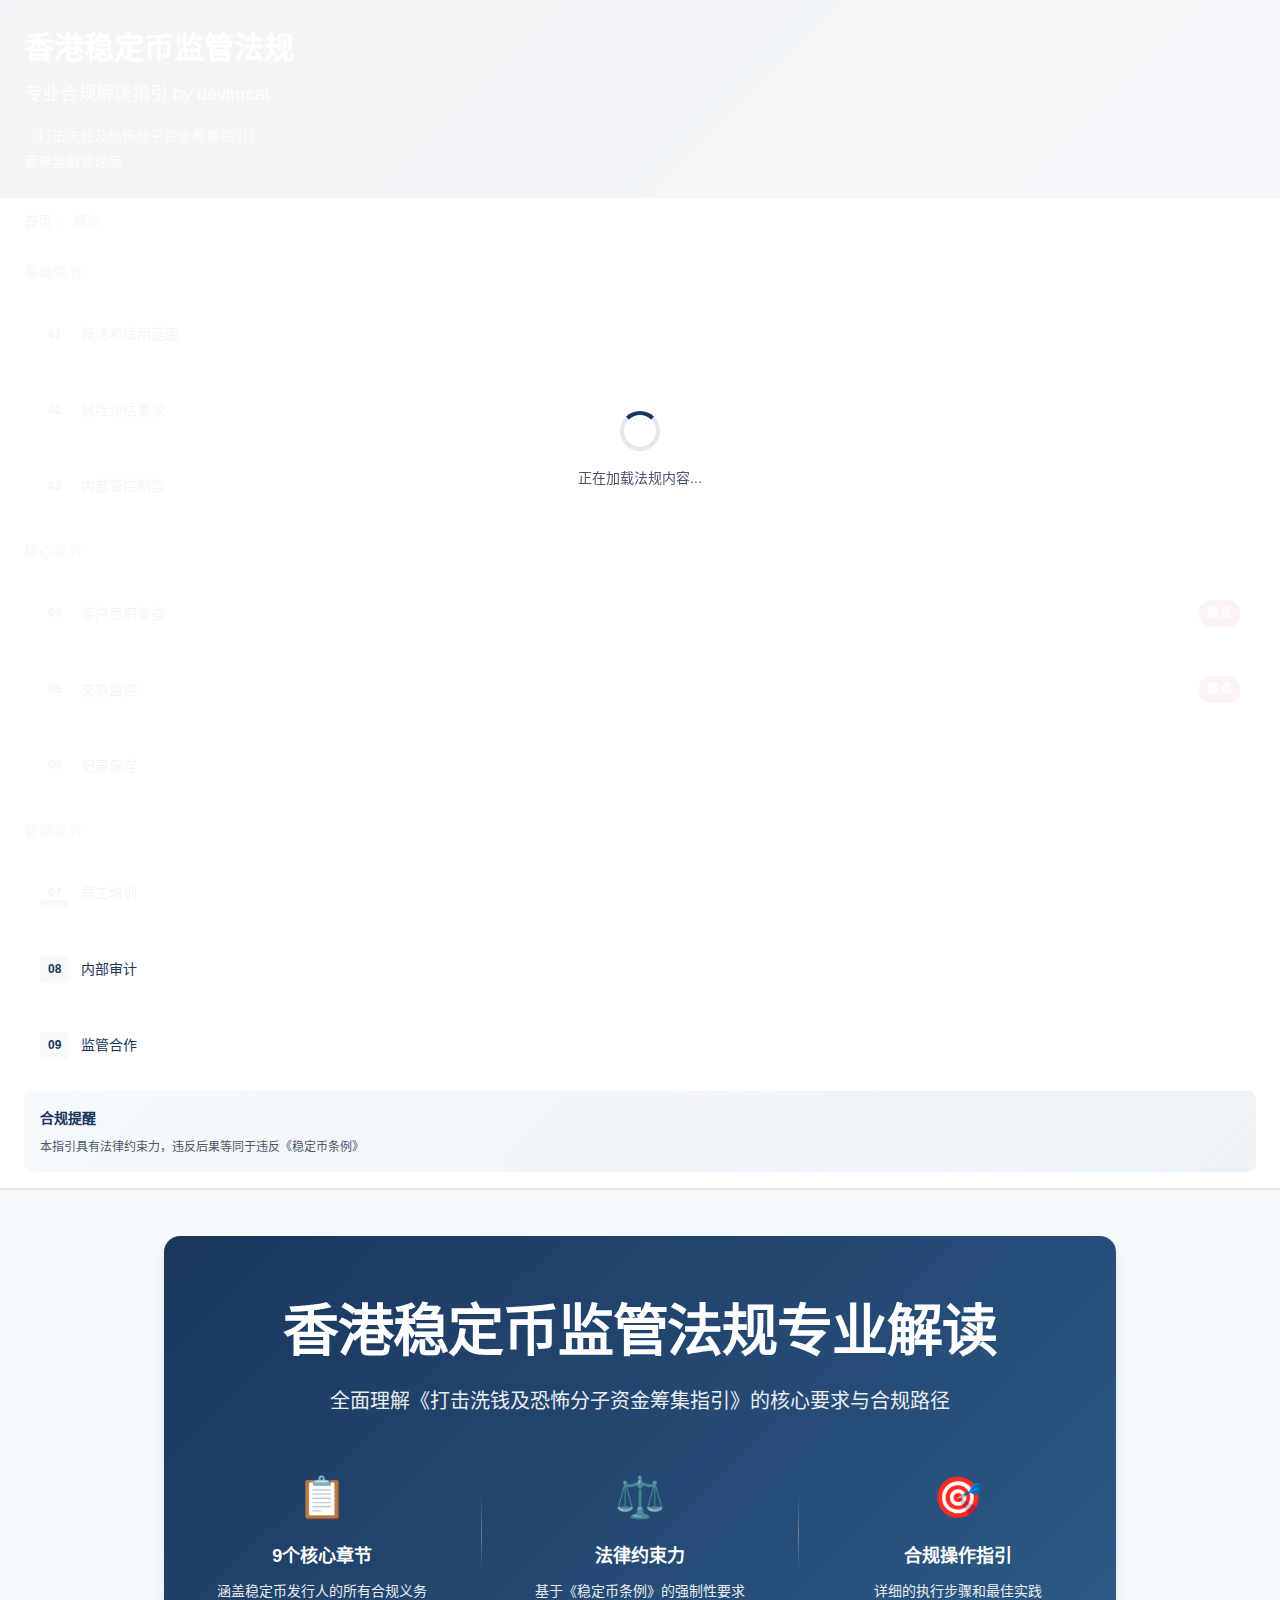
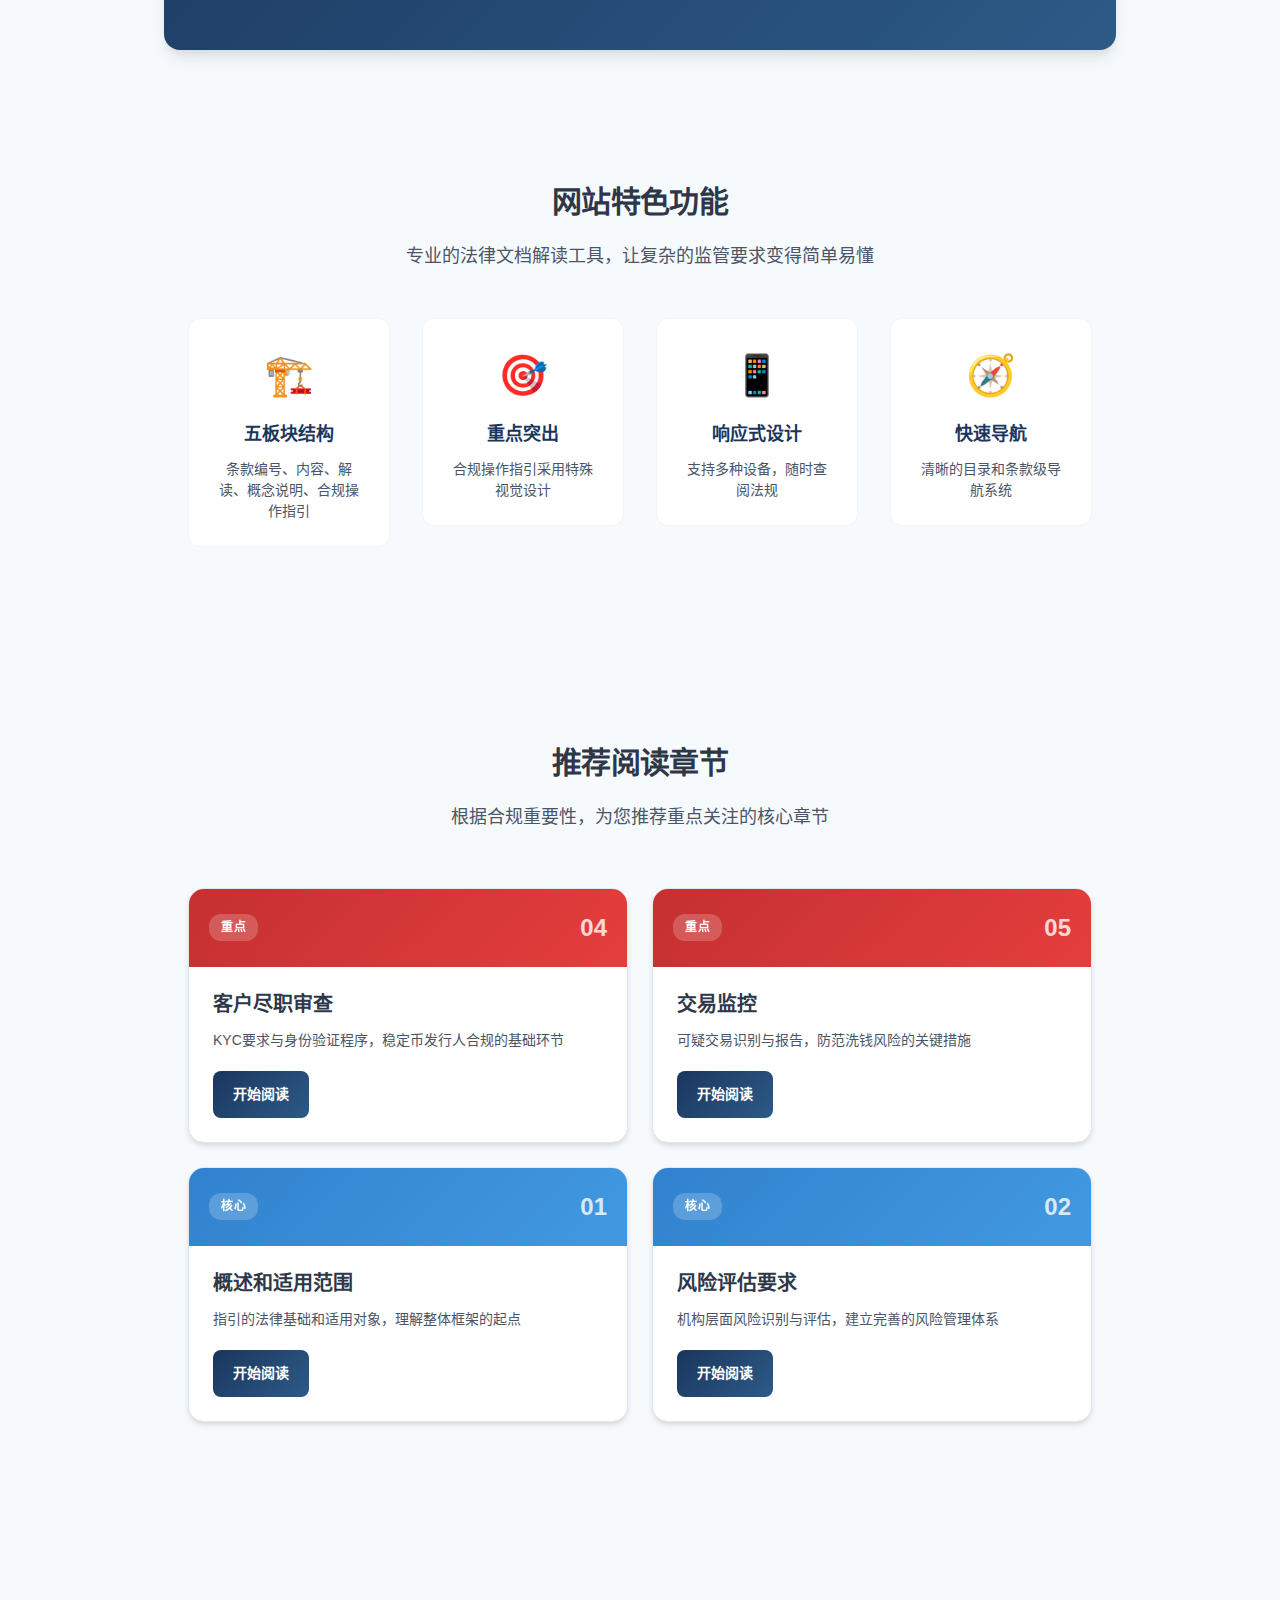
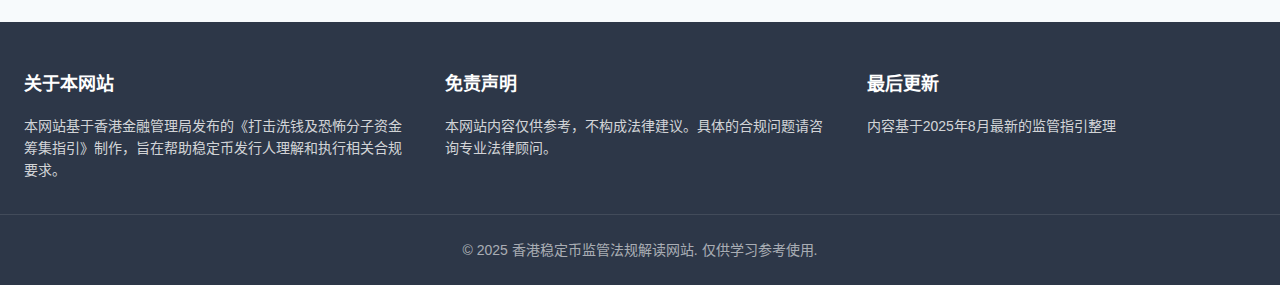
<file: index.html>
<!DOCTYPE html>
<html lang="zh-CN">
<head>
    <meta charset="UTF-8">
    <meta name="viewport" content="width=device-width, initial-scale=1.0">
    <title>devinrcai
    </title>
    <meta name="description" content="专业的香港稳定币监管法规解读网站，提供完整的合规操作指引和法律条款详解">
    <link rel="stylesheet" href="style.css">
</head>
<body>
    <!-- 加载状态指示器 -->
    <div id="loading" class="loading-overlay">
        <div class="loading-spinner">
            <div class="spinner"></div>
            <p>正在加载法规内容...</p>
        </div>
    </div>

    <!-- 主框架 -->
    <div id="main-container" class="main-container">
        <!-- 页面头部 -->
        <header class="header">
            <div class="header-content">
                <h1 class="site-title">
                    <span class="title-main">香港稳定币监管法规</span>
                    <span class="title-sub">专业合规解读指引 by devinrcai</span>
                </h1>
                <div class="header-meta">
                    <span class="regulation-title">《打击洗钱及恐怖分子资金筹集指引》</span>
                    <span class="authority">香港金融管理局</span>
                </div>
            </div>
        </header>

        <!-- 面包屑导航 -->
        <nav class="breadcrumb" id="breadcrumb">
            <div class="breadcrumb-content">
                <a href="#" onclick="showHome()" class="breadcrumb-link">首页</a>
                <span class="breadcrumb-separator">›</span>
                <span class="breadcrumb-current" id="breadcrumb-current">概览</span>
            </div>
        </nav>

        <!-- 顶部导航栏 -->
        <nav class="top-navigation">
            <div class="nav-container">
                <button class="nav-toggle" id="navToggle" onclick="toggleNavigation()">
                    <span></span>
                    <span></span>
                    <span></span>
                </button>
                <div class="nav-menu" id="navMenu">
                    <div class="nav-sections">
                        <div class="nav-section">
                            <h3 class="nav-section-title">基础章节</h3>
                            <div class="nav-links">
                                <a href="#" onclick="loadChapter(1)" class="nav-link" data-chapter="1">
                                    <span class="nav-number">01</span>
                                    <span class="nav-title">概述和适用范围</span>
                                </a>
                                <a href="#" onclick="loadChapter(2)" class="nav-link" data-chapter="2">
                                    <span class="nav-number">02</span>
                                    <span class="nav-title">风险评估要求</span>
                                </a>
                                <a href="#" onclick="loadChapter(3)" class="nav-link" data-chapter="3">
                                    <span class="nav-number">03</span>
                                    <span class="nav-title">内部管控制度</span>
                                </a>
                            </div>
                        </div>
                        <div class="nav-section">
                            <h3 class="nav-section-title">核心章节</h3>
                            <div class="nav-links">
                                <a href="#" onclick="loadChapter(4)" class="nav-link priority-high" data-chapter="4">
                                    <span class="nav-number">04</span>
                                    <span class="nav-title">客户尽职审查</span>
                                    <span class="nav-badge">重点</span>
                                </a>
                                <a href="#" onclick="loadChapter(5)" class="nav-link priority-high" data-chapter="5">
                                    <span class="nav-number">05</span>
                                    <span class="nav-title">交易监控</span>
                                    <span class="nav-badge">重点</span>
                                </a>
                                <a href="#" onclick="loadChapter(6)" class="nav-link" data-chapter="6">
                                    <span class="nav-number">06</span>
                                    <span class="nav-title">记录保存</span>
                                </a>
                            </div>
                        </div>
                        <div class="nav-section">
                            <h3 class="nav-section-title">管理章节</h3>
                            <div class="nav-links">
                                <a href="#" onclick="loadChapter(7)" class="nav-link" data-chapter="7">
                                    <span class="nav-number">07</span>
                                    <span class="nav-title">员工培训</span>
                                </a>
                                <a href="#" onclick="loadChapter(8)" class="nav-link" data-chapter="8">
                                    <span class="nav-number">08</span>
                                    <span class="nav-title">内部审计</span>
                                </a>
                                <a href="#" onclick="loadChapter(9)" class="nav-link" data-chapter="9">
                                    <span class="nav-number">09</span>
                                    <span class="nav-title">监管合作</span>
                                </a>
                            </div>
                        </div>
                    </div>
                    <!-- 导航底部重要提示 -->
                    <div class="nav-notice">
                        <div class="notice-content">
                            <h4>合规提醒</h4>
                            <p>本指引具有法律约束力，违反后果等同于违反《稳定币条例》</p>
                        </div>
                    </div>
                </div>
            </div>
        </nav>

        <!-- 主内容区域 -->
        <main class="main-content">
            <!-- 内容显示区域 -->
            <section class="content-area">
                <!-- 首页内容 -->
                <div id="home-content" class="home-content">
                    <!-- Hero区域重新设计 -->
                    <div class="hero-section">
                        <div class="hero-content">
                            <h1 class="hero-title">香港稳定币监管法规专业解读</h1>
                            <p class="hero-subtitle">全面理解《打击洗钱及恐怖分子资金筹集指引》的核心要求与合规路径</p>
                        </div>
                        
                        <!-- 核心价值主张 - 横向排列 -->
                        <div class="value-proposition">
                            <div class="value-item">
                                <div class="value-icon">📋</div>
                                <h3>9个核心章节</h3>
                                <p>涵盖稳定币发行人的所有合规义务</p>
                            </div>
                            <div class="value-divider"></div>
                            <div class="value-item">
                                <div class="value-icon">⚖️</div>
                                <h3>法律约束力</h3>
                                <p>基于《稳定币条例》的强制性要求</p>
                            </div>
                            <div class="value-divider"></div>
                            <div class="value-item">
                                <div class="value-icon">🎯</div>
                                <h3>合规操作指引</h3>
                                <p>详细的执行步骤和最佳实践</p>
                            </div>
                        </div>
                    </div>

                    <!-- 特色功能 - 新设计为一行展示 -->
                    <div class="features-section">
                        <div class="section-header">
                            <h2>网站特色功能</h2>
                            <p class="section-description">专业的法律文档解读工具，让复杂的监管要求变得简单易懂</p>
                        </div>
                        
                        <div class="features-showcase">
                            <div class="feature-highlight">
                                <div class="feature-icon">🏗️</div>
                                <h3>五板块结构</h3>
                                <p>条款编号、内容、解读、概念说明、合规操作指引</p>
                            </div>
                            <div class="feature-highlight">
                                <div class="feature-icon">🎯</div>
                                <h3>重点突出</h3>
                                <p>合规操作指引采用特殊视觉设计</p>
                            </div>
                            <div class="feature-highlight">
                                <div class="feature-icon">📱</div>
                                <h3>响应式设计</h3>
                                <p>支持多种设备，随时查阅法规</p>
                            </div>
                            <div class="feature-highlight">
                                <div class="feature-icon">🧭</div>
                                <h3>快速导航</h3>
                                <p>清晰的目录和条款级导航系统</p>
                            </div>
                        </div>
                    </div>

                    <!-- 推荐章节 - 横向滚动设计 -->
                    <div class="recommended-sections">
                        <div class="section-header">
                            <h2>推荐阅读章节</h2>
                            <p class="section-description">根据合规重要性，为您推荐重点关注的核心章节</p>
                        </div>
                        
                        <div class="recommendations-scroll">
                            <div class="recommendation-card priority-high">
                                <div class="card-header">
                                    <span class="priority-badge high">重点</span>
                                    <span class="chapter-number">04</span>
                                </div>
                                <div class="card-content">
                                    <h3>客户尽职审查</h3>
                                    <p>KYC要求与身份验证程序，稳定币发行人合规的基础环节</p>
                                    <a href="#" onclick="loadChapter(4)" class="card-action">开始阅读</a>
                                </div>
                            </div>
                            
                            <div class="recommendation-card priority-high">
                                <div class="card-header">
                                    <span class="priority-badge high">重点</span>
                                    <span class="chapter-number">05</span>
                                </div>
                                <div class="card-content">
                                    <h3>交易监控</h3>
                                    <p>可疑交易识别与报告，防范洗钱风险的关键措施</p>
                                    <a href="#" onclick="loadChapter(5)" class="card-action">开始阅读</a>
                                </div>
                            </div>
                            
                            <div class="recommendation-card priority-medium">
                                <div class="card-header">
                                    <span class="priority-badge medium">核心</span>
                                    <span class="chapter-number">01</span>
                                </div>
                                <div class="card-content">
                                    <h3>概述和适用范围</h3>
                                    <p>指引的法律基础和适用对象，理解整体框架的起点</p>
                                    <a href="#" onclick="loadChapter(1)" class="card-action">开始阅读</a>
                                </div>
                            </div>
                            
                            <div class="recommendation-card priority-medium">
                                <div class="card-header">
                                    <span class="priority-badge medium">核心</span>
                                    <span class="chapter-number">02</span>
                                </div>
                                <div class="card-content">
                                    <h3>风险评估要求</h3>
                                    <p>机构层面风险识别与评估，建立完善的风险管理体系</p>
                                    <a href="#" onclick="loadChapter(2)" class="card-action">开始阅读</a>
                                </div>
                            </div>
                        </div>
                    </div>

                </div>

                <!-- 章节内容区域 -->
                <div id="chapter-content" class="chapter-content" style="display: none;">
                    <!-- 章节内容将在这里动态渲染 -->
                </div>
            </section>
        </main>

        <!-- 回到顶部按钮 -->
        <button id="backToTop" class="back-to-top" onclick="scrollToTop()" title="回到顶部">
            <span>↑</span>
        </button>
    </div>

    <!-- 页脚 -->
    <footer class="footer">
        <div class="footer-content">
            <div class="footer-section">
                <h3>关于本网站</h3>
                <p>本网站基于香港金融管理局发布的《打击洗钱及恐怖分子资金筹集指引》制作，旨在帮助稳定币发行人理解和执行相关合规要求。</p>
            </div>
            <div class="footer-section">
                <h3>免责声明</h3>
                <p>本网站内容仅供参考，不构成法律建议。具体的合规问题请咨询专业法律顾问。</p>
            </div>
            <div class="footer-section">
                <h3>最后更新</h3>
                <p>内容基于2025年8月最新的监管指引整理</p>
            </div>
        </div>
        <div class="footer-bottom">
            <p>&copy; 2025 香港稳定币监管法规解读网站. 仅供学习参考使用.</p>
        </div>
    </footer>

    <!-- JavaScript -->
    <script src="app.js"></script>
</body>
</html>
</file>
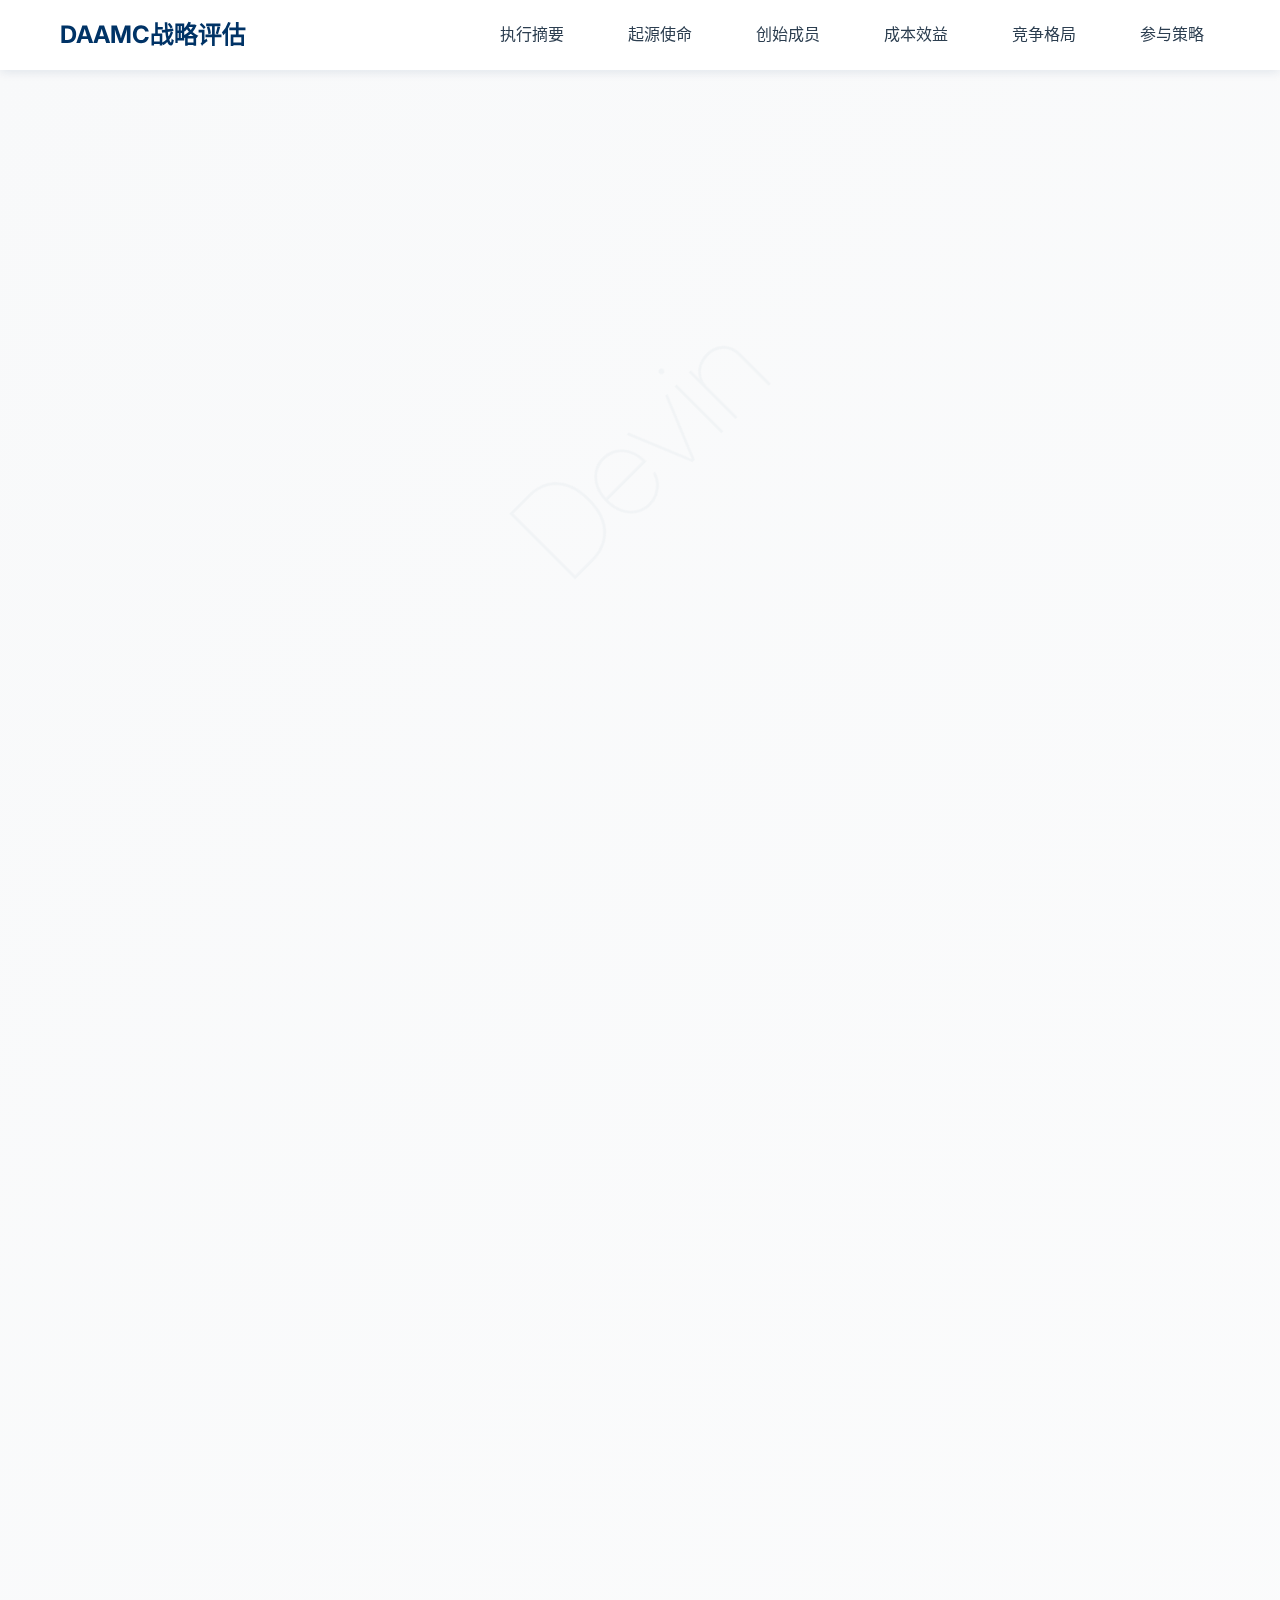
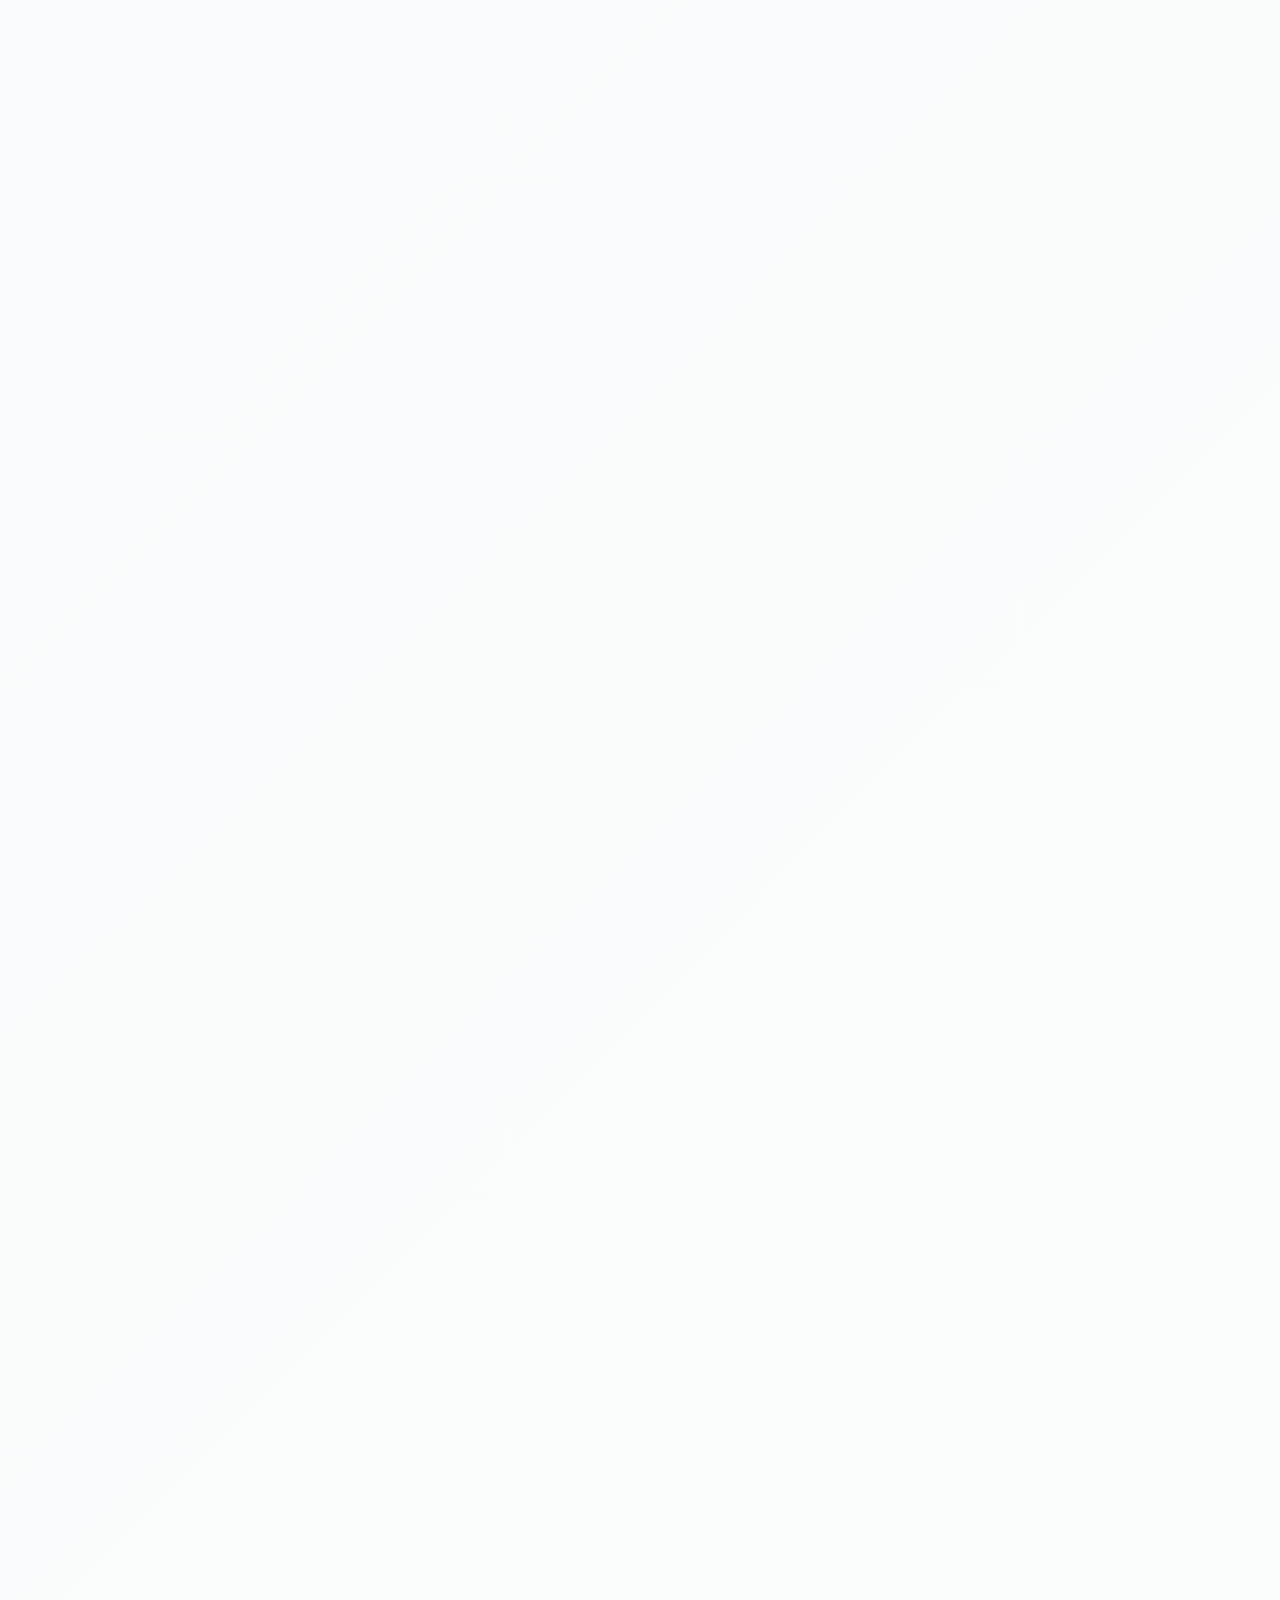
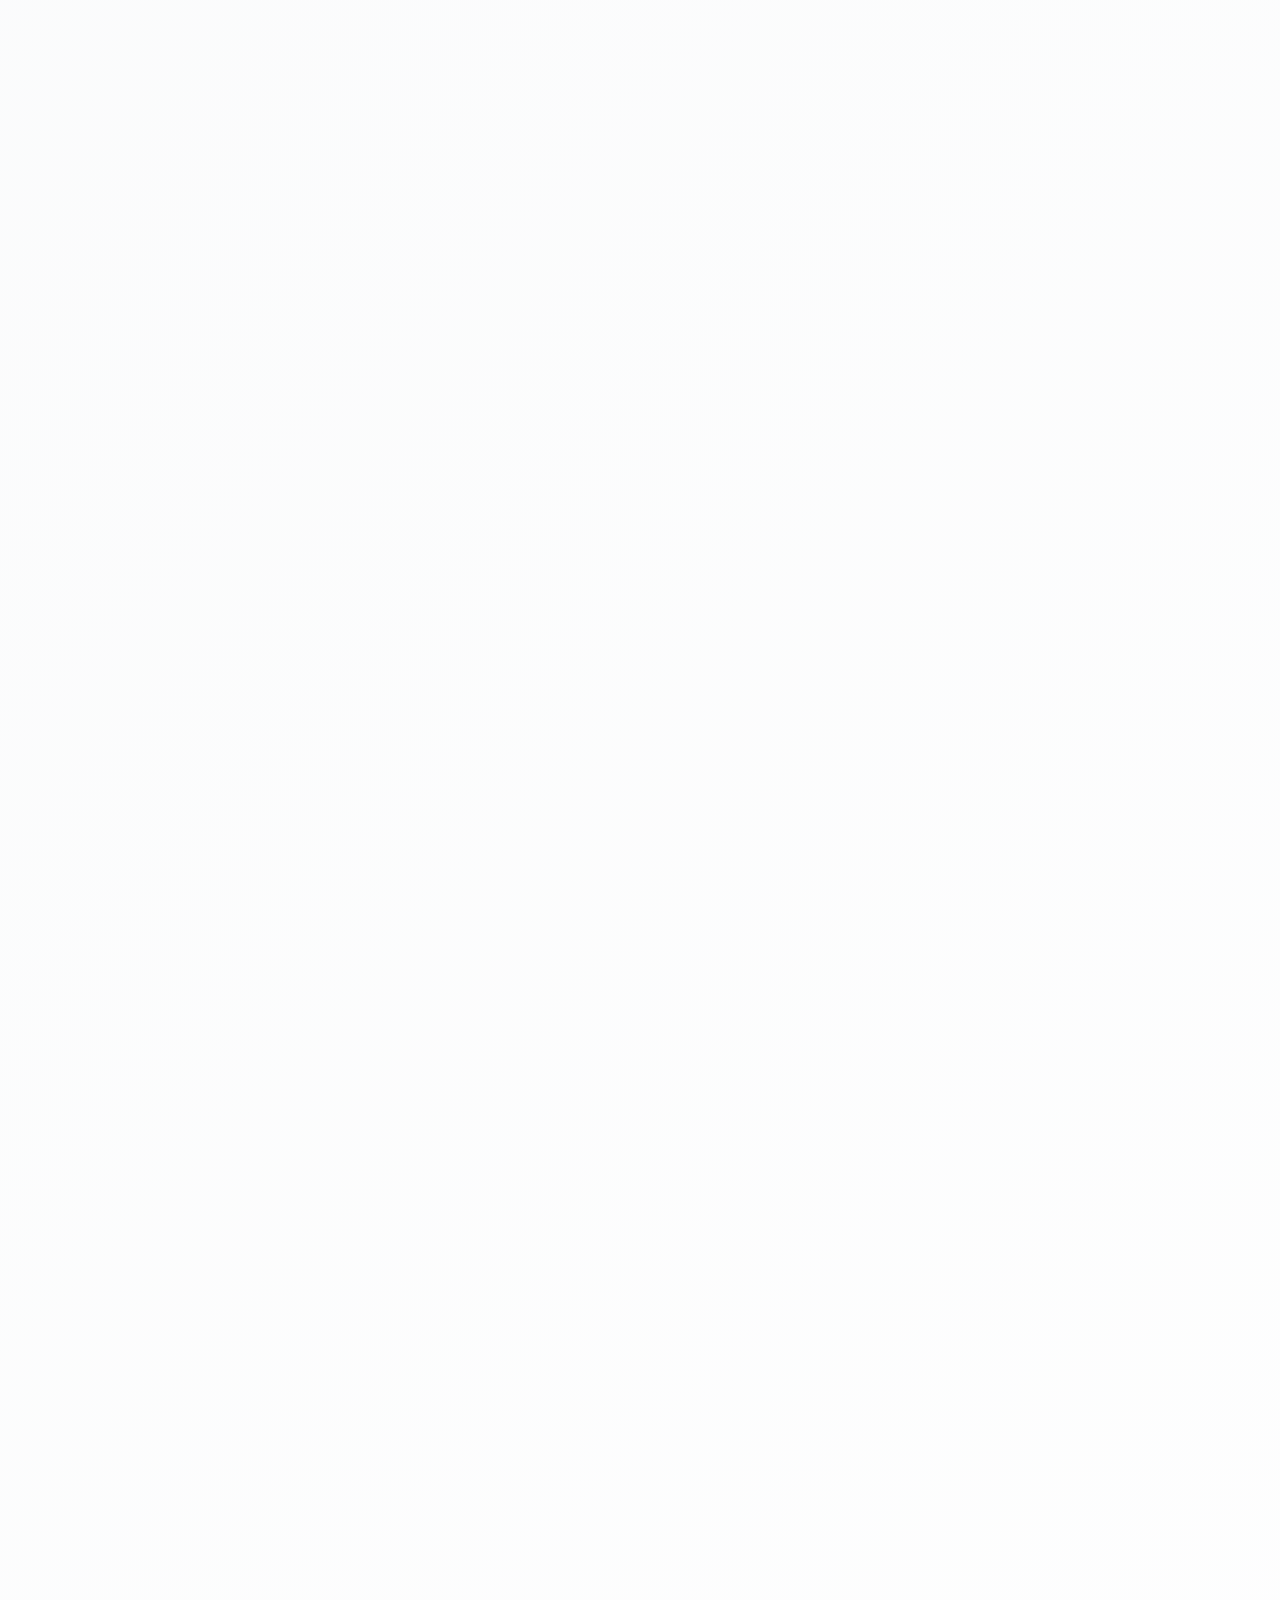
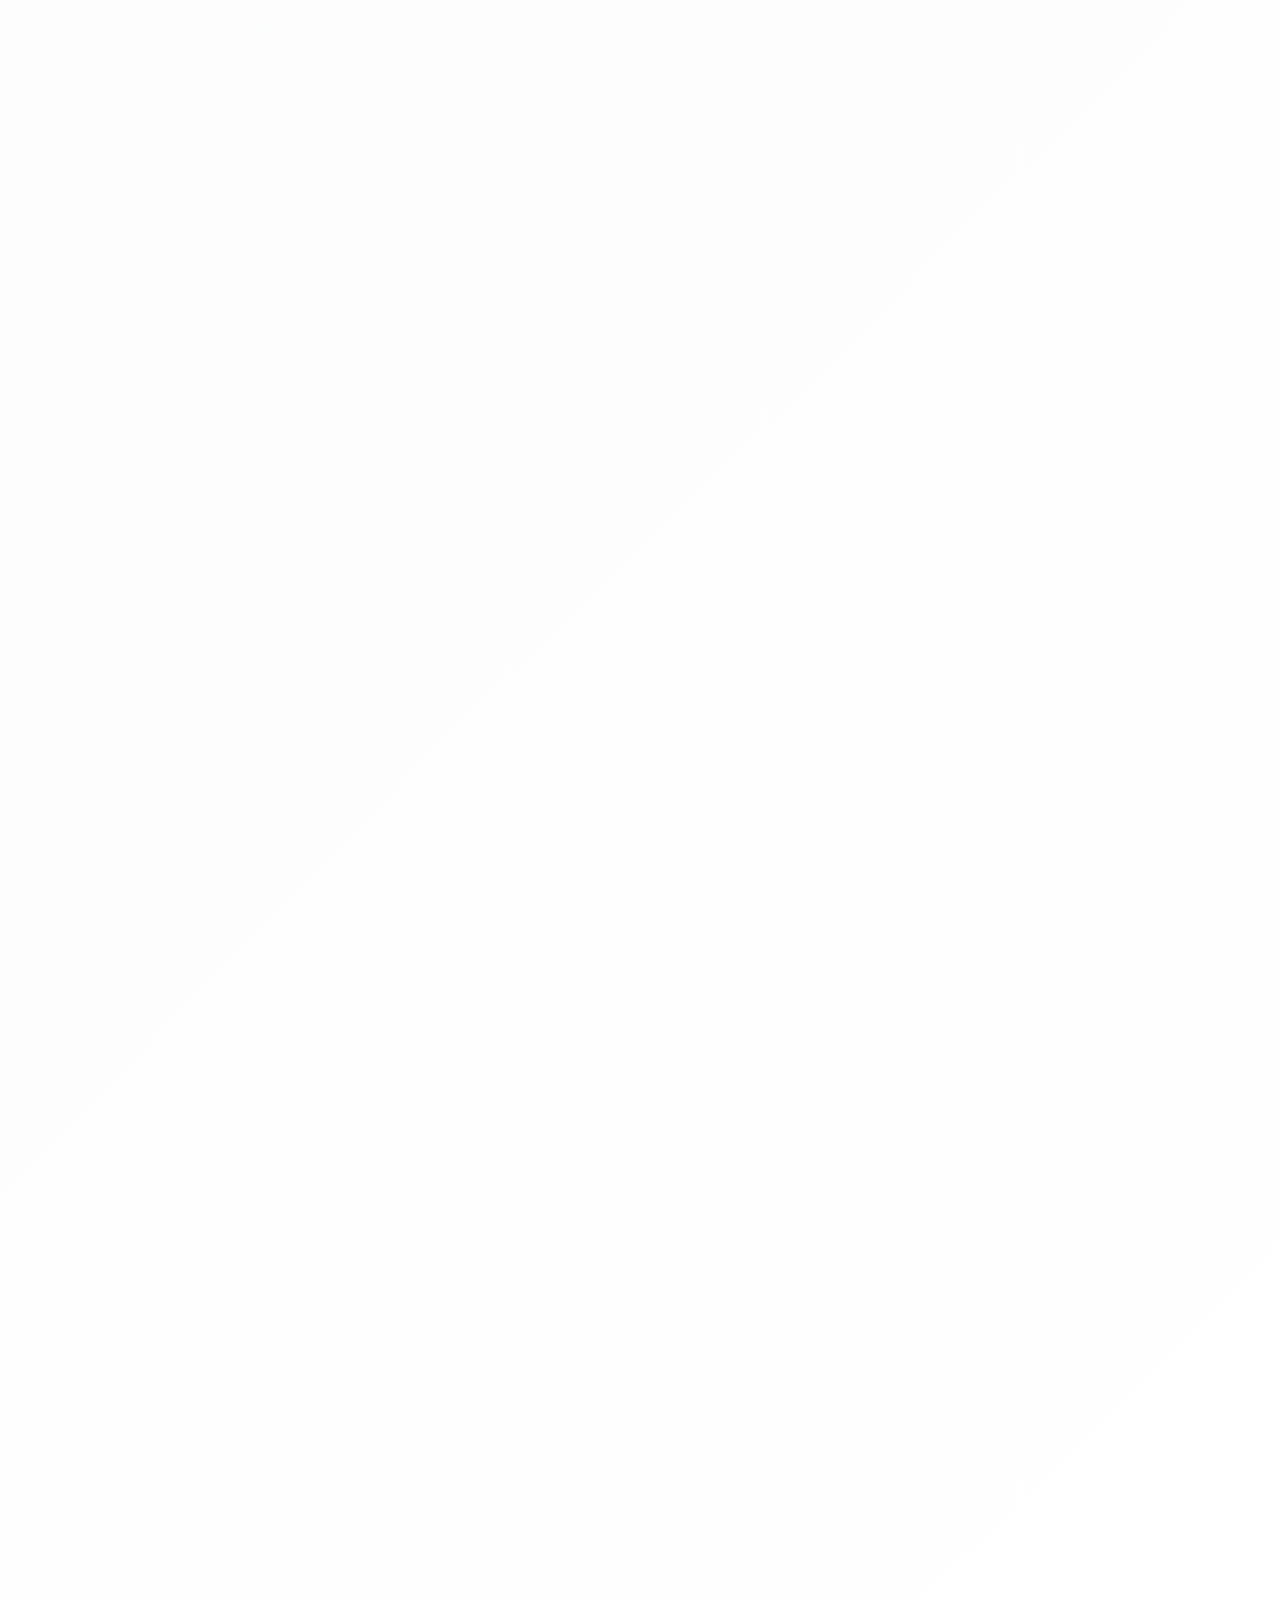
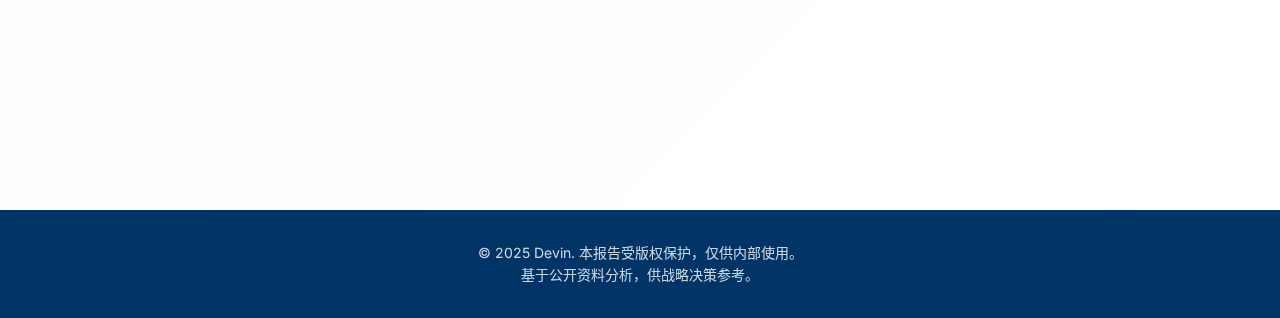
<file: daamc_report.html>
<!DOCTYPE html>
<html lang="zh-CN">
<head>
    <meta charset="UTF-8">
    <meta name="viewport" content="width=device-width, initial-scale=1.0">
    <title>DAAMC战略评估报告 - 数字资产反洗钱专业委员会深度分析</title>
    <link href="https://fonts.googleapis.com/css2?family=Inter:wght@300;400;500;600;700&display=swap" rel="stylesheet">
    <link href="https://cdnjs.cloudflare.com/ajax/libs/font-awesome/6.0.0/css/all.min.css" rel="stylesheet">
    <style>
        :root {
            --primary-color: #003366;
            --secondary-color: #007bff;
            --accent-color: #28a745;
            --warning-color: #ffc107;
            --danger-color: #dc3545;
            --text-dark: #2c3e50;
            --text-light: #6c757d;
            --bg-light: #f8f9fa;
            --bg-white: #ffffff;
            --border-color: #dee2e6;
            --shadow: 0 2px 10px rgba(0, 51, 102, 0.1);
            --shadow-hover: 0 4px 20px rgba(0, 51, 102, 0.15);
            --transition: all 0.3s cubic-bezier(0.4, 0, 0.2, 1);
        }

        * {
            margin: 0;
            padding: 0;
            box-sizing: border-box;
        }

        body {
            font-family: 'Inter', -apple-system, BlinkMacSystemFont, 'Segoe UI', 'PingFang SC', 'Hiragino Sans GB', sans-serif;
            line-height: 1.6;
            color: var(--text-dark);
            background: linear-gradient(135deg, #f8f9fa 0%, #ffffff 100%);
            position: relative;
            overflow-x: hidden;
        }

        /* 水印背景 */
        body::before {
            content: "Devin";
            position: fixed;
            top: 50%;
            left: 50%;
            transform: translate(-50%, -50%) rotate(-45deg);
            font-size: 8rem;
            font-weight: 100;
            color: rgba(0, 51, 102, 0.03);
            z-index: -1;
            pointer-events: none;
            user-select: none;
        }

        /* 禁用右键和选择 */
        body {
            -webkit-user-select: none;
            -moz-user-select: none;
            -ms-user-select: none;
            user-select: none;
        }

        .container {
            max-width: 1200px;
            margin: 0 auto;
            padding: 0 20px;
        }

        /* 头部导航 */
        .header {
            background: var(--bg-white);
            box-shadow: var(--shadow);
            position: fixed;
            top: 0;
            width: 100%;
            z-index: 1000;
            backdrop-filter: blur(10px);
        }

        .nav {
            display: flex;
            justify-content: space-between;
            align-items: center;
            padding: 1rem 0;
        }

        .logo {
            font-size: 1.5rem;
            font-weight: 700;
            color: var(--primary-color);
        }

        .nav-menu {
            display: flex;
            list-style: none;
            gap: 2rem;
        }

        .nav-link {
            text-decoration: none;
            color: var(--text-dark);
            font-weight: 500;
            transition: var(--transition);
            padding: 0.5rem 1rem;
            border-radius: 8px;
        }

        .nav-link:hover {
            color: var(--secondary-color);
            background: rgba(0, 123, 255, 0.1);
        }

        /* 主要内容区 */
        .main-content {
            margin-top: 80px;
            padding: 2rem 0;
        }

        /* 标题区域 */
        .title-section {
            text-align: center;
            padding: 4rem 0;
            background: linear-gradient(135deg, var(--primary-color), var(--secondary-color));
            color: white;
            margin-bottom: 3rem;
            border-radius: 20px;
            position: relative;
            overflow: hidden;
        }

        .title-section::before {
            content: '';
            position: absolute;
            top: -50%;
            left: -50%;
            width: 200%;
            height: 200%;
            background: radial-gradient(circle, rgba(255,255,255,0.1) 0%, transparent 50%);
            animation: pulse 4s ease-in-out infinite;
        }

        @keyframes pulse {
            0%, 100% { transform: scale(1) rotate(0deg); }
            50% { transform: scale(1.1) rotate(180deg); }
        }

        .main-title {
            font-size: 2.5rem;
            font-weight: 700;
            margin-bottom: 1rem;
            position: relative;
            z-index: 1;
        }

        .subtitle {
            font-size: 1.2rem;
            opacity: 0.9;
            position: relative;
            z-index: 1;
        }

        /* 内容卡片 */
        .content-card {
            background: var(--bg-white);
            border-radius: 16px;
            box-shadow: var(--shadow);
            margin-bottom: 2rem;
            overflow: hidden;
            transition: var(--transition);
        }

        .content-card:hover {
            box-shadow: var(--shadow-hover);
            transform: translateY(-2px);
        }

        .card-header {
            background: linear-gradient(135deg, var(--primary-color), var(--secondary-color));
            color: white;
            padding: 1.5rem;
            position: relative;
        }

        .card-header h2 {
            font-size: 1.5rem;
            font-weight: 600;
            display: flex;
            align-items: center;
            gap: 0.5rem;
        }

        .card-body {
            padding: 2rem;
        }

        /* 执行摘要特殊样式 */
        .executive-summary {
            border-left: 4px solid var(--secondary-color);
            background: linear-gradient(135deg, rgba(0, 123, 255, 0.05), rgba(0, 123, 255, 0.02));
        }

        .summary-highlights {
            display: grid;
            grid-template-columns: repeat(auto-fit, minmax(250px, 1fr));
            gap: 1.5rem;
            margin: 2rem 0;
        }

        .highlight-item {
            background: var(--bg-white);
            padding: 1.5rem;
            border-radius: 12px;
            border-left: 4px solid var(--accent-color);
            box-shadow: 0 2px 8px rgba(0,0,0,0.1);
            transition: var(--transition);
        }

        .highlight-item:hover {
            transform: translateX(5px);
            box-shadow: 0 4px 16px rgba(0,0,0,0.15);
        }

        .highlight-item h4 {
            color: var(--primary-color);
            margin-bottom: 0.5rem;
            font-weight: 600;
        }

        /* 表格样式 */
        .data-table {
            width: 100%;
            border-collapse: collapse;
            margin: 2rem 0;
            border-radius: 8px;
            overflow: hidden;
            box-shadow: var(--shadow);
        }

        .data-table thead {
            background: var(--primary-color);
            color: white;
        }

        .data-table th,
        .data-table td {
            padding: 1rem;
            text-align: left;
            border-bottom: 1px solid var(--border-color);
        }

        .data-table tbody tr {
            transition: var(--transition);
        }

        .data-table tbody tr:hover {
            background: rgba(0, 123, 255, 0.05);
        }

        /* 引用按钮 */
        .reference-buttons {
            display: flex;
            flex-wrap: wrap;
            gap: 0.5rem;
            margin: 1.5rem 0;
        }

        .ref-button {
            display: inline-flex;
            align-items: center;
            gap: 0.25rem;
            padding: 0.5rem 1rem;
            background: linear-gradient(135deg, var(--secondary-color), #0056b3);
            color: white;
            text-decoration: none;
            border-radius: 20px;
            font-size: 0.875rem;
            font-weight: 500;
            transition: var(--transition);
            border: none;
            cursor: pointer;
        }

        .ref-button:hover {
            background: linear-gradient(135deg, #0056b3, var(--secondary-color));
            transform: translateY(-1px);
            box-shadow: 0 4px 12px rgba(0, 123, 255, 0.3);
        }

        .ref-button i {
            font-size: 0.75rem;
        }

        /* 成员机构卡片 */
        .member-cards {
            display: grid;
            grid-template-columns: repeat(auto-fit, minmax(300px, 1fr));
            gap: 2rem;
            margin: 2rem 0;
        }

        .member-card {
            background: var(--bg-white);
            border-radius: 16px;
            overflow: hidden;
            box-shadow: var(--shadow);
            transition: var(--transition);
        }

        .member-card:hover {
            transform: translateY(-5px);
            box-shadow: var(--shadow-hover);
        }

        .member-header {
            background: linear-gradient(135deg, var(--primary-color), var(--secondary-color));
            color: white;
            padding: 1.5rem;
            text-align: center;
        }

        .member-body {
            padding: 2rem;
        }

        .member-title {
            font-size: 1.25rem;
            font-weight: 600;
            margin-bottom: 0.5rem;
        }

        .member-subtitle {
            opacity: 0.9;
            margin-bottom: 1rem;
        }

        /* 进度指示器 */
        .progress-indicator {
            position: fixed;
            top: 80px;
            right: 20px;
            background: var(--bg-white);
            border-radius: 10px;
            padding: 1rem;
            box-shadow: var(--shadow);
            z-index: 999;
            max-height: 70vh;
            overflow-y: auto;
        }

        .progress-item {
            display: block;
            padding: 0.5rem;
            margin: 0.25rem 0;
            text-decoration: none;
            color: var(--text-light);
            border-radius: 6px;
            transition: var(--transition);
            font-size: 0.875rem;
        }

        .progress-item:hover,
        .progress-item.active {
            background: var(--secondary-color);
            color: white;
        }

        /* 结论和建议 */
        .conclusion-section {
            background: linear-gradient(135deg, rgba(40, 167, 69, 0.1), rgba(40, 167, 69, 0.05));
            border: 2px solid var(--accent-color);
            border-radius: 16px;
            padding: 2rem;
            margin: 2rem 0;
        }

        .action-items {
            display: grid;
            grid-template-columns: repeat(auto-fit, minmax(250px, 1fr));
            gap: 1.5rem;
            margin: 2rem 0;
        }

        .action-item {
            background: var(--bg-white);
            padding: 1.5rem;
            border-radius: 12px;
            border-left: 4px solid var(--accent-color);
            box-shadow: var(--shadow);
        }

        .action-phase {
            font-weight: 600;
            color: var(--accent-color);
            margin-bottom: 0.5rem;
        }

        /* 版权信息 */
        .footer {
            background: var(--primary-color);
            color: white;
            text-align: center;
            padding: 2rem;
            margin-top: 4rem;
        }

        .copyright {
            opacity: 0.8;
            font-size: 0.875rem;
        }

        /* 响应式设计 */
        @media (max-width: 768px) {
            .nav-menu {
                display: none;
            }

            .main-title {
                font-size: 2rem;
            }

            .container {
                padding: 0 15px;
            }

            .progress-indicator {
                display: none;
            }

            .member-cards,
            .summary-highlights,
            .action-items {
                grid-template-columns: 1fr;
            }
        }

        /* 平滑滚动 */
        html {
            scroll-behavior: smooth;
        }

        /* 文本样式 */
        .text-highlight {
            background: linear-gradient(120deg, rgba(0, 123, 255, 0.2) 0%, rgba(0, 123, 255, 0.1) 100%);
            padding: 0.2rem 0.4rem;
            border-radius: 4px;
            font-weight: 600;
        }

        .text-important {
            color: var(--danger-color);
            font-weight: 600;
        }

        /* 动画效果 */
        .fade-in {
            opacity: 0;
            transform: translateY(20px);
            animation: fadeInUp 0.6s ease-out forwards;
        }

        @keyframes fadeInUp {
            to {
                opacity: 1;
                transform: translateY(0);
            }
        }

        /* 禁用开发者工具 */
        @media print {
            .no-print {
                display: none !important;
            }
        }
    </style>
</head>
<body oncontextmenu="return false" onselectstart="return false" ondragstart="return false">
    <!-- 头部导航 -->
    <header class="header">
        <div class="container">
            <nav class="nav">
                <div class="logo">DAAMC战略评估</div>
                <ul class="nav-menu">
                    <li><a href="#executive-summary" class="nav-link">执行摘要</a></li>
                    <li><a href="#origins" class="nav-link">起源使命</a></li>
                    <li><a href="#members" class="nav-link">创始成员</a></li>
                    <li><a href="#analysis" class="nav-link">成本效益</a></li>
                    <li><a href="#competition" class="nav-link">竞争格局</a></li>
                    <li><a href="#strategy" class="nav-link">参与策略</a></li>
                </ul>
            </nav>
        </div>
    </header>


    <!-- 主要内容 -->
    <main class="main-content">
        <div class="container">
            <!-- 标题区域 -->
            <div class="title-section fade-in">
                <h1 class="main-title">数字资产反洗钱专业委员会（DAAMC）战略评估</h1>
                <p class="subtitle">在香港演进的监管格局中评估参与以提升品牌影响力</p>
            </div>

            <!-- 执行摘要 -->
            <section id="executive-summary" class="content-card executive-summary fade-in">
                <div class="card-header">
                    <h2><i class="fas fa-chart-line"></i> 执行摘要</h2>
                </div>
                <div class="card-body">
                    <p style="font-size: 1.1rem; font-weight: 500; margin-bottom: 2rem; color: var(--primary-color);">
                        本报告对新近成立的数字资产反洗钱专业委员会（DAAMC）进行了深入的战略评估，旨在为寻求在香港市场提升品牌影响力的区块链反洗钱（AML）合规项目提供决策支持。
                    </p>

                    <div class="summary-highlights">
                        <div class="highlight-item">
                            <h4><i class="fas fa-users"></i> 战略性组织</h4>
                            <p>DAAMC由市场领先者和监管先行者共同发起，具有准监管性质，旨在主动塑造香港稳定币及数字资产生态系统的AML/CFT标准。</p>
                        </div>
                        <div class="highlight-item">
                            <h4><i class="fas fa-building"></i> 垂直整合生态</h4>
                            <p>四家创始成员形成完整的"合规生态栈"：HashKey、圆币科技、Beosin、慢雾科技，覆盖交易、发行、监控、威胁情报各环节。</p>
                        </div>
                        <div class="highlight-item">
                            <h4><i class="fas fa-rocket"></i> 关键战略投资</h4>
                            <p>参与DAAMC不仅是提升品牌知名度的机会，更是关乎市场准入、产品路线图校准和行业话语权的战略投资。</p>
                        </div>
                        <div class="highlight-item">
                            <h4><i class="fas fa-target"></i> 最终结论</h4>
                            <p class="text-important">对于目标市场在香港的区块链AML项目，积极、主动地参与DAAMC是一项战略性要务。</p>
                        </div>
                    </div>

                    <div class="reference-buttons">
                        <a href="https://www.prnewswire.com/apac/news-releases/[base64].html" target="_blank" class="ref-button">
                            <i class="fas fa-external-link-alt"></i> DAAMC成立公告
                        </a>
                        <a href="https://www.info.gov.hk/gia/general/202507/30/P2025073000312.htm" target="_blank" class="ref-button">
                            <i class="fas fa-file-alt"></i> 香港数字资产发展政策
                        </a>
                    </div>
                </div>
            </section>

            <!-- DAAMC起源与使命 -->
            <section id="origins" class="content-card fade-in">
                <div class="card-header">
                    <h2><i class="fas fa-flag"></i> DAAMC的起源与使命：主动的自我监管出击</h2>
                </div>
                <div class="card-body">
                    <h3 style="color: var(--primary-color); margin-bottom: 1rem;">解构DAAMC的既定使命与愿景</h3>
                    <p>数字资产反洗钱专业委员会（DAAMC）于<span class="text-highlight">2025年8月19日</span>正式宣布成立，其定位是一个由行业主导的非营利组织，旨在通过促进受规管金融机构间的协作，来制定和推广一流的反洗钱及打击恐怖主义融资（AML/CFT）标准与实践。</p>

                    <div style="background: var(--bg-light); padding: 1.5rem; border-radius: 8px; margin: 1.5rem 0;">
                        <h4 style="color: var(--primary-color);">核心活动领域</h4>
                        <ul style="margin-left: 1.5rem; margin-top: 1rem;">
                            <li><strong>制定行业最佳实践</strong> - 创建实用指南而非理论框架</li>
                            <li><strong>促进监管对话</strong> - 与HKMA等机构的直接沟通渠道</li>
                            <li><strong>推动专业教育</strong> - 提升行业整体合规水平</li>
                            <li><strong>倡导负责任的创新</strong> - 平衡创新与风险控制</li>
                        </ul>
                    </div>

                    <h3 style="color: var(--primary-color); margin: 2rem 0 1rem;">应对香港监管雄心的战略举措</h3>
                    <p>DAAMC的成立时机经过精心的战略选择。其于2025年8月19日的启动，与香港《<span class="text-highlight">稳定币条例</span>》于同年8月正式生效的时间点高度契合。这是行业对香港金融管理局（HKMA）发布的《反洗钱及反恐怖主义融资指引（适用于持牌稳定币发行人）》的直接回应。</p>

                    <div class="reference-buttons">
                        <a href="https://www.hkma.gov.hk/media/eng/doc/key-functions/banking-stability/aml-cft/Guideline_on_Anti-Money_Laundering_and_Counter-Financing_of_Terrorism_For_Licensed_Stablecoin_Issuers_eng.pdf" target="_blank" class="ref-button">
                            <i class="fas fa-file-pdf"></i> HKMA稳定币AML指引
                        </a>
                        <a href="https://apps.sfc.hk/edistributionWeb/gateway/TC/consultation/intermediaries-licensing/openCommentFile?refNo=23CP1&commentRefNo=71" target="_blank" class="ref-button">
                            <i class="fas fa-building"></i> 香港持牌协会信息
                        </a>
                    </div>
                </div>
            </section>

            <!-- 创始成员分析 -->
            <section id="members" class="content-card fade-in">
                <div class="card-header">
                    <h2><i class="fas fa-users-cog"></i> 深度剖析：DAAMC创始联盟的四大支柱</h2>
                </div>
                <div class="card-body">
                    <p style="font-size: 1.1rem; margin-bottom: 2rem;">DAAMC的影响力根植于其四家创始成员的集体实力。这四家机构分别代表了数字资产生态系统的关键环节，形成了一个垂直整合的"合规生态栈"。</p>

                    <div class="member-cards">
                        <div class="member-card">
                            <div class="member-header">
                                <div class="member-title">HashKey Group</div>
                                <div class="member-subtitle">受规管的网关与机构级锚点</div>
                            </div>
                            <div class="member-body">
                                <p><strong>机构地位：</strong>亚洲领先的数字资产金融服务集团，香港首批获得许可的虚拟资产交易所之一。</p>
                                <p><strong>市场实力：</strong>日均交易额超过1亿美元，与渣打银行、德意志银行等建立深度合作。</p>
                                <p><strong>战略贡献：</strong>提供与机构资本和传统金融世界的关键连接，确保标准的商业实用性。</p>
                                <div class="reference-buttons" style="margin-top: 1rem;">
                                    <a href="https://group.hashkey.com/en/" target="_blank" class="ref-button">
                                        <i class="fas fa-globe"></i> HashKey官网
                                    </a>
                                    <a href="https://www.hashkey.com/" target="_blank" class="ref-button">
                                        <i class="fas fa-exchange-alt"></i> HashKey交易所
                                    </a>
                                </div>
                            </div>
                        </div>

                        <div class="member-card">
                            <div class="member-header">
                                <div class="member-title">圆币创新科技</div>
                                <div class="member-subtitle">监管沙盒中的稳定币先驱</div>
                            </div>
                            <div class="member-body">
                                <p><strong>监管地位：</strong>香港金融管理局（HKMA）稳定币发行人沙盒的直接参与者。</p>
                                <p><strong>领导层优势：</strong>董事长为香港金融管理局前总裁陈德霖先生，拥有无与伦比的监管洞察力。</p>
                                <p><strong>战略贡献：</strong>提供来自监管最前沿的实时经验，HKDR将成为标准的首个实战测试案例。</p>
                                <div class="reference-buttons" style="margin-top: 1rem;">
                                    <a href="https://www.rd.group/zh-Hant/news/blogs/Announcement-RD-Technologies-Joins-the-HKMA-Stablecoin-Issuer-Sandbox/" target="_blank" class="ref-button">
                                        <i class="fas fa-newspaper"></i> 沙盒参与公告
                                    </a>
                                </div>
                            </div>
                        </div>

                        <div class="member-card">
                            <div class="member-header">
                                <div class="member-title">Beosin</div>
                                <div class="member-subtitle">区块链安全与合规技术引擎</div>
                            </div>
                            <div class="member-body">
                                <p><strong>专业领域：</strong>一站式区块链安全与合规解决方案，智能合约审计、KYT/AML工具。</p>
                                <p><strong>服务规模：</strong>已为超过3000个智能合约提供审计服务，服务于币安等100多家机构。</p>
                                <p><strong>战略贡献：</strong>提供合规技术的核心专业能力，主导创建链上风险监控和分析的技术框架。</p>
                                <div class="reference-buttons" style="margin-top: 1rem;">
                                    <a href="https://www.alchemy.com/dapps/beosin" target="_blank" class="ref-button">
                                        <i class="fas fa-shield-alt"></i> Beosin工具
                                    </a>
                                    <a href="https://beosin.com/resources/2024_Q1_Global_Web3_Security_Report,_AML_Analysis_&_Crypto_Regulatory_Landscape(1).pdf" target="_blank" class="ref-button">
                                        <i class="fas fa-chart-bar"></i> 安全报告
                                    </a>
                                </div>
                            </div>
                        </div>

                        <div class="member-card">
                            <div class="member-header">
                                <div class="member-title">慢雾科技</div>
                                <div class="member-subtitle">威胁情报先锋</div>
                            </div>
                            <div class="member-body">
                                <p><strong>核心专长：</strong>区块链威胁情报、安全审计、红队测试、AML/CFT解决方案。</p>
                                <p><strong>行业影响：</strong>发布年度威胁态势分析报告，协助执法机构冻结和追回被盗资产。</p>
                                <p><strong>战略贡献：</strong>提供"对抗性思维"和前瞻性威胁情报，确保标准具有足够韧性。</p>
                                <div class="reference-buttons" style="margin-top: 1rem;">
                                    <a href="https://www.slowmist.com/service-blockchain-security-audit.html" target="_blank" class="ref-button">
                                        <i class="fas fa-bug"></i> 安全审计服务
                                    </a>
                                    <a href="https://slowmist.medium.com/slowmist-2024-blockchain-security-and-anti-money-laundering-annual-report-d7fc94ccf624" target="_blank" class="ref-button">
                                        <i class="fas fa-file-alt"></i> 2024年度报告
                                    </a>
                                </div>
                            </div>
                        </div>
                    </div>

                    <!-- 成员概况表格 -->
                    <table class="data-table">
                        <thead>
                            <tr>
                                <th>创始成员</th>
                                <th>核心专业领域</th>
                                <th>关键监管地位/合作</th>
                                <th>对DAAMC的战略贡献</th>
                            </tr>
                        </thead>
                        <tbody>
                            <tr>
                                <td><strong>HashKey Group</strong></td>
                                <td>数字资产交易、资产管理、托管</td>
                                <td>香港证监会（SFC）1、7号及AMLO持牌交易所</td>
                                <td>提供机构级市场准入、传统金融连接点及合规运营的最佳实践蓝本</td>
                            </tr>
                            <tr>
                                <td><strong>圆币创新科技</strong></td>
                                <td>稳定币创新与合规发行</td>
                                <td>香港金融管理局（HKMA）稳定币发行人沙盒参与者</td>
                                <td>带来来自监管前沿的实时经验，为标准制定提供稳定币发行的实战测试案例</td>
                            </tr>
                            <tr>
                                <td><strong>Beosin</strong></td>
                                <td>智能合约审计、AML/CFT工具、链上分析</td>
                                <td>服务于全球主要交易所，与多地监管及执法机构合作</td>
                                <td>提供合规技术的核心专长，主导链上风险监控与分析框架的开发</td>
                            </tr>
                            <tr>
                                <td><strong>慢雾科技</strong></td>
                                <td>区块链威胁情报、安全审计、红队测试</td>
                                <td>领先的威胁情报提供商，协助追回被盗资产</td>
                                <td>引入"对抗性思维"，提供前瞻性威胁情报，确保标准的韧性和适应性</td>
                            </tr>
                        </tbody>
                    </table>
                </div>
            </section>

            <!-- 成本效益分析 -->
            <section id="analysis" class="content-card fade-in">
                <div class="card-header">
                    <h2><i class="fas fa-balance-scale"></i> DAAMC会员资格的战略成本效益分析</h2>
                </div>
                <div class="card-body">
                    <h3 style="color: var(--primary-color); margin-bottom: 1rem;">解构会员层级</h3>
                    <div style="background: var(--bg-light); padding: 1.5rem; border-radius: 8px; margin: 1.5rem 0;">
                        <ul style="list-style: none; padding: 0;">
                            <li style="margin-bottom: 1rem;"><strong><i class="fas fa-building" style="color: var(--primary-color);"></i> 机构会员：</strong>面向银行、持牌VASP、稳定币发行人</li>
                            <li style="margin-bottom: 1rem;"><strong><i class="fas fa-handshake" style="color: var(--secondary-color);"></i> 准会员：</strong>面向审计公司、律师事务所、合规科技公司 <span class="text-highlight">（最适合AML项目）</span></li>
                            <li><strong><i class="fas fa-graduation-cap" style="color: var(--accent-color);"></i> 教育合作伙伴：</strong>面向学术机构</li>
                        </ul>
                    </div>

                    <h3 style="color: var(--primary-color); margin: 2rem 0 1rem;">量化AML项目的无形收益</h3>
                    <div class="summary-highlights">
                        <div class="highlight-item">
                            <h4><i class="fas fa-gavel"></i> 政策影响力与标准制定权</h4>
                            <p>参与工作组和研讨会，直接为技术报告和最佳实践贡献意见，从规则遵守者转变为制定者之一。</p>
                        </div>
                        <div class="highlight-item">
                            <h4><i class="fas fa-award"></i> 品牌背书与合法性</h4>
                            <p>与HashKey、圆币科技等香港最受尊敬机构并列，获得强有力的"品牌捆绑"效应。</p>
                        </div>
                        <div class="highlight-item">
                            <h4><i class="fas fa-network-wired"></i> 高价值网络与业务拓展</h4>
                            <p>在非销售性质的协作环境中，与核心目标客户群的关键决策者建立深度联系。</p>
                        </div>
                        <div class="highlight-item">
                            <h4><i class="fas fa-info-circle"></i> 先发情报优势</h4>
                            <p>第一时间获取新兴监管趋势、技术标准草案及威胁情报，抢占先机。</p>
                        </div>
                    </div>

                    <!-- 战略价值矩阵 -->
                    <h3 style="color: var(--primary-color); margin: 2rem 0 1rem;">战略价值矩阵</h3>
                    <table class="data-table">
                        <thead>
                            <tr>
                                <th>评估维度</th>
                                <th>机构会员 (VASP, 银行等)</th>
                                <th>准会员 (AML项目)</th>
                            </tr>
                        </thead>
                        <tbody>
                            <tr>
                                <td><strong>政策影响力</strong></td>
                                <td>高：作为标准的主要采纳者</td>
                                <td style="background: rgba(40, 167, 69, 0.1);"><strong>高：作为技术专家，直接影响标准的技术细节</strong></td>
                            </tr>
                            <tr>
                                <td><strong>品牌合法性</strong></td>
                                <td>中：自身已具备牌照</td>
                                <td style="background: rgba(40, 167, 69, 0.1);"><strong>极高：通过与持牌机构捆绑获得关键信任背书</strong></td>
                            </tr>
                            <tr>
                                <td><strong>业务发展网络</strong></td>
                                <td>中：与同业及服务商建立联系</td>
                                <td style="background: rgba(40, 167, 69, 0.1);"><strong>高：直接接触核心目标客户群决策者</strong></td>
                            </tr>
                            <tr>
                                <td><strong>情报优势</strong></td>
                                <td>高：获取监管和市场一手信息</td>
                                <td style="background: rgba(40, 167, 69, 0.1);"><strong>高：获取技术标准和新兴威胁一手信息</strong></td>
                            </tr>
                        </tbody>
                    </table>
                </div>
            </section>

            <!-- 竞争格局 -->
            <section id="competition" class="content-card fade-in">
                <div class="card-header">
                    <h2><i class="fas fa-globe"></i> 竞争与协作格局</h2>
                </div>
                <div class="card-body">
                    <p style="font-size: 1.1rem; margin-bottom: 2rem;">DAAMC并非现有组织的重复，而是精准地填补了从FATF全球宏观原则到香港本地具体监管要求之间的关键空白。</p>

                    <div class="summary-highlights">
                        <div class="highlight-item">
                            <h4><i class="fas fa-flag"></i> 全球标准制定者（FATF）</h4>
                            <p>制定高层原则如"出行规则"，但实施情况"相对较差"，为区域组织留下实施空间。</p>
                        </div>
                        <div class="highlight-item">
                            <h4><i class="fas fa-map"></i> 区域评估机构（APG）</h4>
                            <p>负责相互评估，DAAMC将直接对香港在APG评估中的表现产生积极影响。</p>
                        </div>
                        <div class="highlight-item">
                            <h4><i class="fas fa-bullhorn"></i> 全球行业倡导团体</h4>
                            <p>AIMA DAWG等进行政策游说，DAAMC更专注于香港市场的技术实施指南。</p>
                        </div>
                        <div class="highlight-item">
                            <h4><i class="fas fa-shield-alt"></i> 专业联盟（APWG）</h4>
                            <p>主要关注反钓鱼，DAAMC涵盖整个AML/CFT合规领域，深度和广度更大。</p>
                        </div>
                    </div>

                    <h3 style="color: var(--primary-color); margin: 2rem 0 1rem;">预期产出及其市场影响</h3>
                    <div style="background: linear-gradient(135deg, rgba(0, 123, 255, 0.1), rgba(0, 123, 255, 0.05)); padding: 1.5rem; border-radius: 8px; border-left: 4px solid var(--secondary-color);">
                        <ul>
                            <li><strong>两份即将发布的AML技术报告：</strong>将深入探讨针对非托管钱包的风险为本方法、区块链分析工具应用标准等。</li>
                            <li><strong>2025年8月底行业研讨会：</strong>首次向全行业展示工作议程和初步成果的平台。</li>
                        </ul>
                    </div>

                    <div class="reference-buttons">
                        <a href="https://www.fatf-gafi.org/en/topics/virtual-assets.html" target="_blank" class="ref-button">
                            <i class="fas fa-globe"></i> FATF虚拟资产指引
                        </a>
                        <a href="https://apgml.org/" target="_blank" class="ref-button">
                            <i class="fas fa-sitemap"></i> 亚太反洗钱组织
                        </a>
                        <a href="https://www.aima.org/regulation/keytopics/digital-assets.html" target="_blank" class="ref-button">
                            <i class="fas fa-chart-line"></i> AIMA数字资产工作组
                        </a>
                    </div>
                </div>
            </section>

            <!-- 战略参与建议 -->
            <section id="strategy" class="content-card fade-in">
                <div class="card-header">
                    <h2><i class="fas fa-chess"></i> 战略性参与建议</h2>
                </div>
                <div class="card-body">
                    <div class="conclusion-section">
                        <h3 style="color: var(--accent-color); margin-bottom: 1rem;"><i class="fas fa-bullseye"></i> 最终结论</h3>
                        <p style="font-size: 1.2rem; font-weight: 600;">积极主动地参与DAAMC不仅是可选项，而是一项<span class="text-important">战略性要务</span>。选择游离于DAAMC之外，将面临产品技术路线与行业主流标准脱节的巨大风险。</p>
                    </div>

                    <h3 style="color: var(--primary-color); margin: 2rem 0 1rem;">分阶段的参与战略</h3>
                    <div class="action-items">
                        <div class="action-item">
                            <div class="action-phase"><i class="fas fa-play"></i> 第一阶段（即刻 - 1个月内）</div>
                            <h4>问询与加入</h4>
                            <p><strong>行动：</strong>立即通过官方渠道（contact@hkvaia.io）联系DAAMC秘书处。</p>
                            <p><strong>目标：</strong>成为首批非创始成员，最大化"先行者"品牌宣传效应。</p>
                        </div>
                        <div class="action-item">
                            <div class="action-phase"><i class="fas fa-ear-listen"></i> 第二阶段（1-6个月）</div>
                            <h4>聆听、学习与建立联系</h4>
                            <p><strong>行动：</strong>参加8月底首届研讨会，采取积极聆听姿态。</p>
                            <p><strong>目标：</strong>深入理解议事日程、关键议题和权力动态。</p>
                        </div>
                        <div class="action-item">
                            <div class="action-phase"><i class="fas fa-hands-helping"></i> 第三阶段（6-18个月）</div>
                            <h4>贡献与施加影响</h4>
                            <p><strong>行动：</strong>识别匹配的工作组，主动提名技术专家贡献研究成果。</p>
                            <p><strong>目标：</strong>将会员身份转化为实际影响力，建立技术贡献者声誉。</p>
                        </div>
                        <div class="action-item">
                            <div class="action-phase"><i class="fas fa-crown"></i> 第四阶段（长期）</div>
                            <h4>领导与巩固地位</h4>
                            <p><strong>行动：</strong>在关键委员会担任重要角色，联合举办技术沙龙。</p>
                            <p><strong>目标：</strong>从"积极参与者"提升为"思想领袖"。</p>
                        </div>
                    </div>

                    <h3 style="color: var(--primary-color); margin: 2rem 0 1rem;">塑造品牌叙事</h3>
                    <div style="background: var(--bg-light); padding: 1.5rem; border-radius: 8px;">
                        <ul>
                            <li><strong>对外沟通：</strong>立即发布新闻稿，强调与香港业界领袖共同构建安全合规生态系统的承诺</li>
                            <li><strong>营销材料：</strong>在官网、宣传手册显著展示DAAMC会员标识</li>
                            <li><strong>销售拓展：</strong>将会员身份作为核心卖点，证明解决方案与监管标准发展方向一致</li>
                        </ul>
                    </div>

                    <h3 style="color: var(--primary-color); margin: 2rem 0 1rem;">立即行动计划</h3>
                    <div style="background: linear-gradient(135deg, rgba(255, 193, 7, 0.1), rgba(255, 193, 7, 0.05)); padding: 1.5rem; border-radius: 8px; border-left: 4px solid var(--warning-color);">
                        <ol>
                            <li><strong>即刻：</strong>指派高级管理人员作为DAAMC对接第一负责人</li>
                            <li><strong>1周内：</strong>向contact@hkvaia.io发送正式邮件索取准会员资格详细信息</li>
                            <li><strong>1个月内：</strong>准备并提交会员申请材料</li>
                            <li><strong>持续进行：</strong>密切关注官方通讯，预留相关预算</li>
                        </ol>
                    </div>

                    <div class="reference-buttons">
                        <a href="mailto:contact@hkvaia.io" class="ref-button">
                            <i class="fas fa-envelope"></i> 联系DAAMC秘书处
                        </a>
                    </div>
                </div>
            </section>
        </div>
    </main>

    <!-- 版权页脚 -->
    <footer class="footer">
        <div class="container">
            <p class="copyright">
                © 2025 Devin. 本报告受版权保护，仅供内部使用。<br>
                基于公开资料分析，供战略决策参考。
            </p>
        </div>
    </footer>

    <script>
        // 禁用开发者工具
        document.addEventListener('keydown', function(e) {
            if (e.key === 'F12' || (e.ctrlKey && e.shiftKey && e.key === 'I') || (e.ctrlKey && e.shiftKey && e.key === 'C') || (e.ctrlKey && e.key === 'u')) {
                e.preventDefault();
                return false;
            }
        });

        // 进度指示器激活状态
        window.addEventListener('scroll', function() {
            const sections = document.querySelectorAll('section[id]');
            const progressItems = document.querySelectorAll('.progress-item');
            
            let current = '';
            sections.forEach(section => {
                const sectionTop = section.offsetTop;
                const sectionHeight = section.clientHeight;
                if (scrollY >= sectionTop - 200) {
                    current = section.getAttribute('id');
                }
            });

            progressItems.forEach(item => {
                item.classList.remove('active');
                if (item.getAttribute('href') === '#' + current) {
                    item.classList.add('active');
                }
            });
        });

        // 平滑滚动
        document.querySelectorAll('a[href^="#"]').forEach(anchor => {
            anchor.addEventListener('click', function (e) {
                e.preventDefault();
                const target = document.querySelector(this.getAttribute('href'));
                if (target) {
                    target.scrollIntoView({
                        behavior: 'smooth',
                        block: 'start'
                    });
                }
            });
        });

        // 渐入动画
        const observerOptions = {
            threshold: 0.1,
            rootMargin: '0px 0px -50px 0px'
        };

        const observer = new IntersectionObserver(function(entries) {
            entries.forEach(entry => {
                if (entry.isIntersecting) {
                    entry.target.style.animationDelay = '0.1s';
                    entry.target.classList.add('fade-in');
                }
            });
        }, observerOptions);

        document.querySelectorAll('.content-card').forEach(card => {
            observer.observe(card);
        });

        // 打印保护
        window.addEventListener('beforeprint', function(e) {
            e.preventDefault();
            alert('此文档不允许打印');
            return false;
        });
    </script>
</body>
</html>
</file>
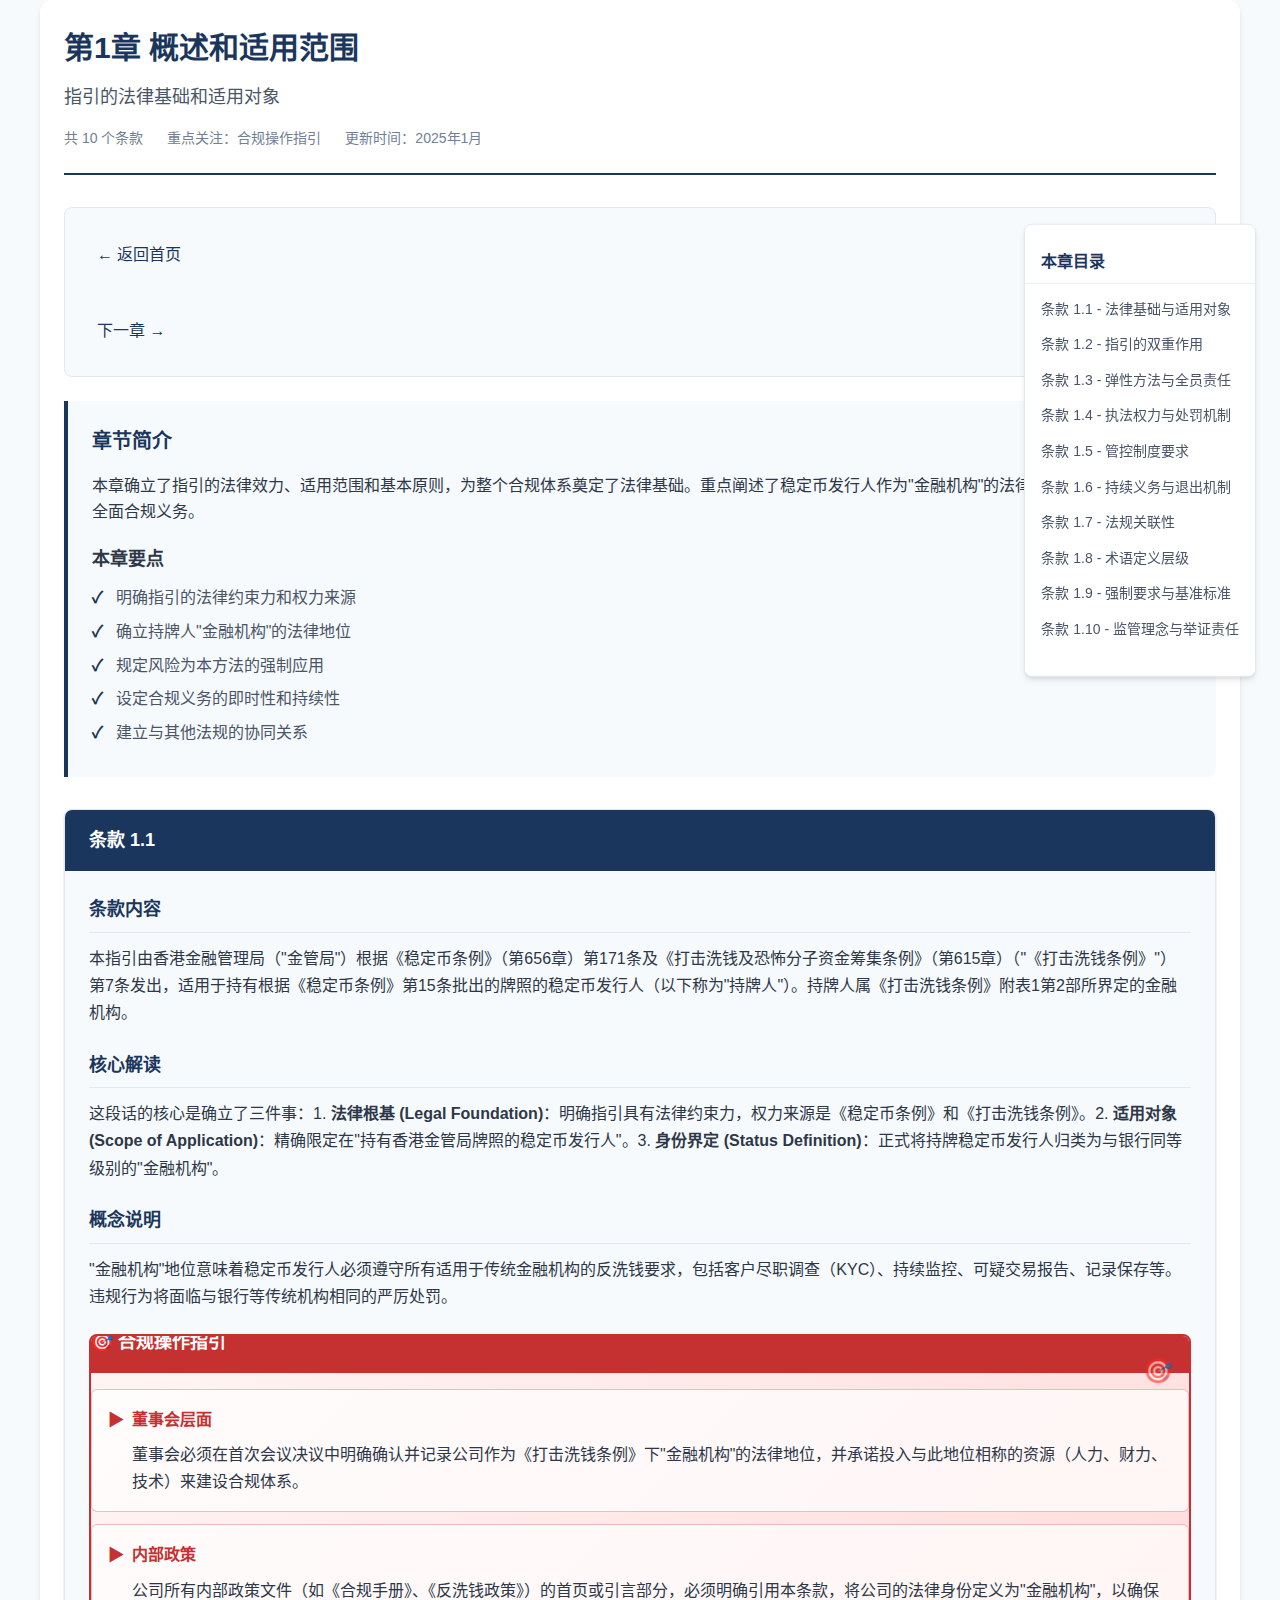
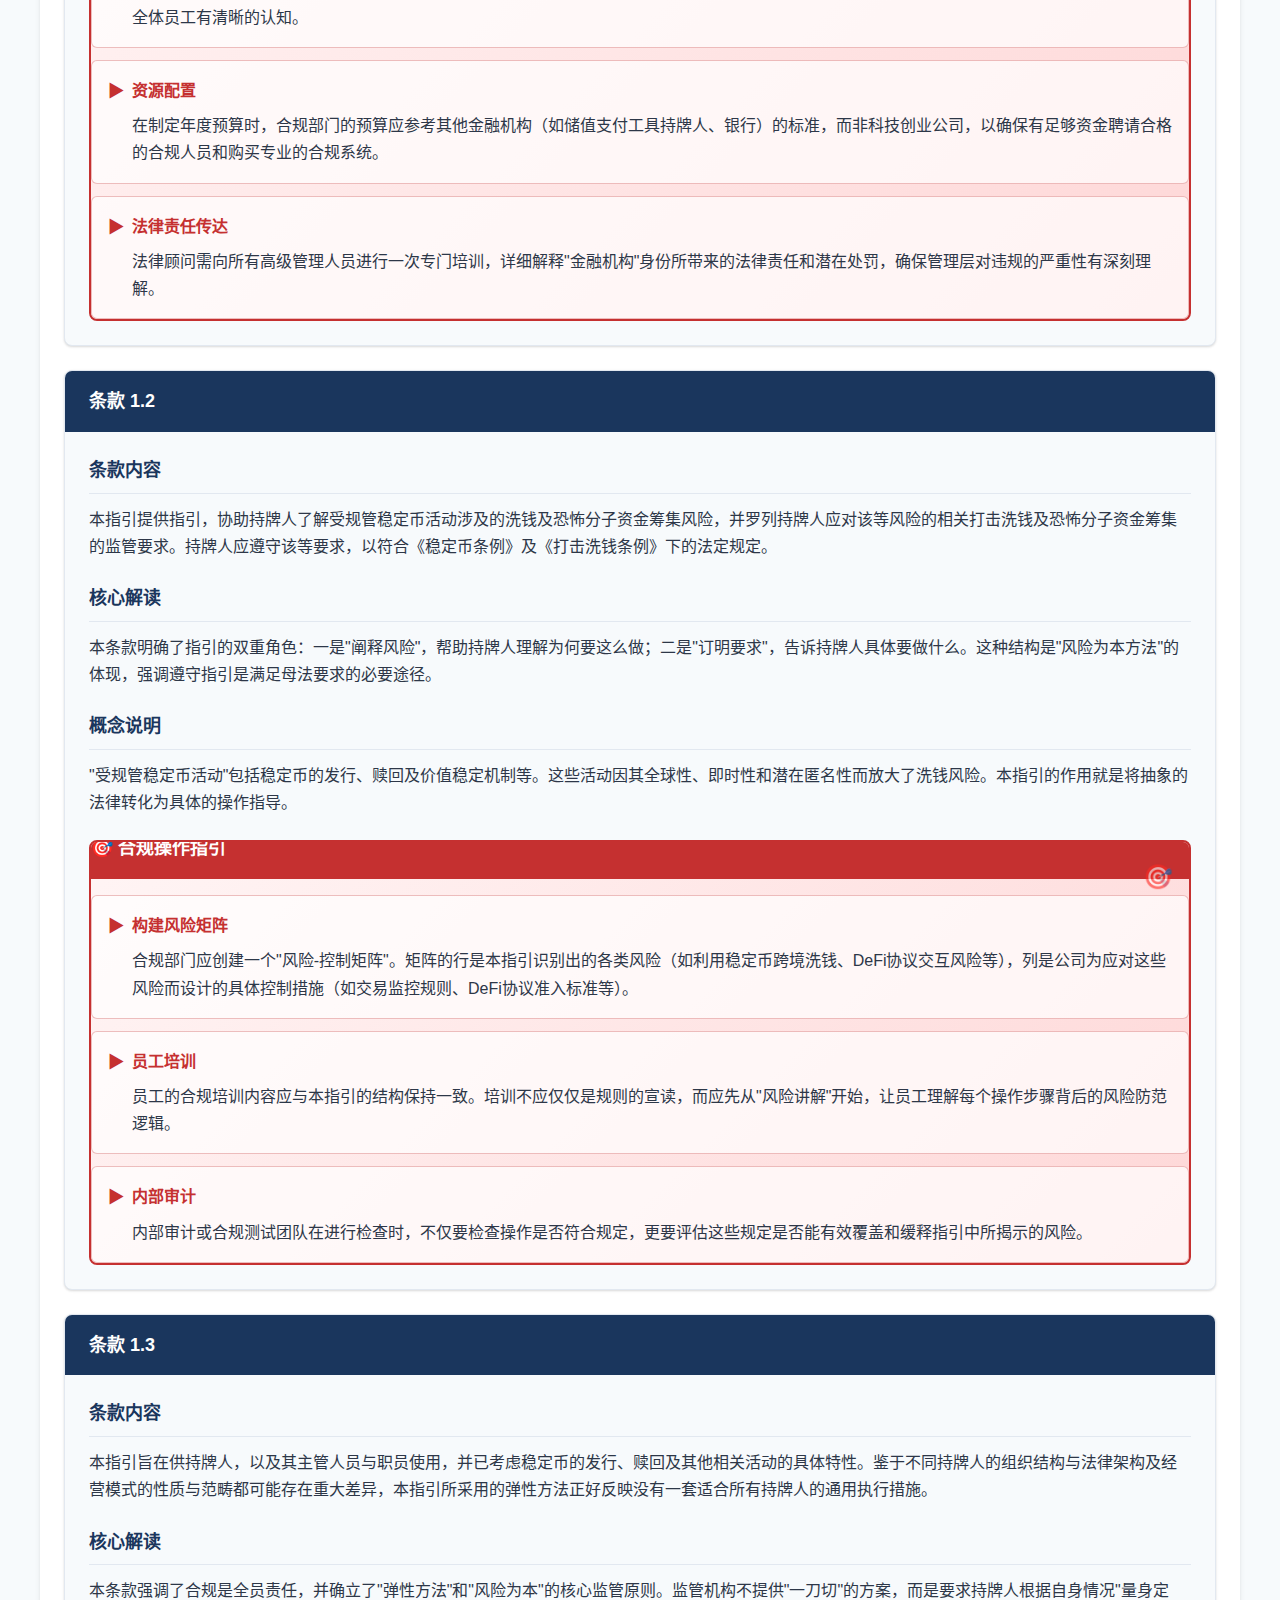
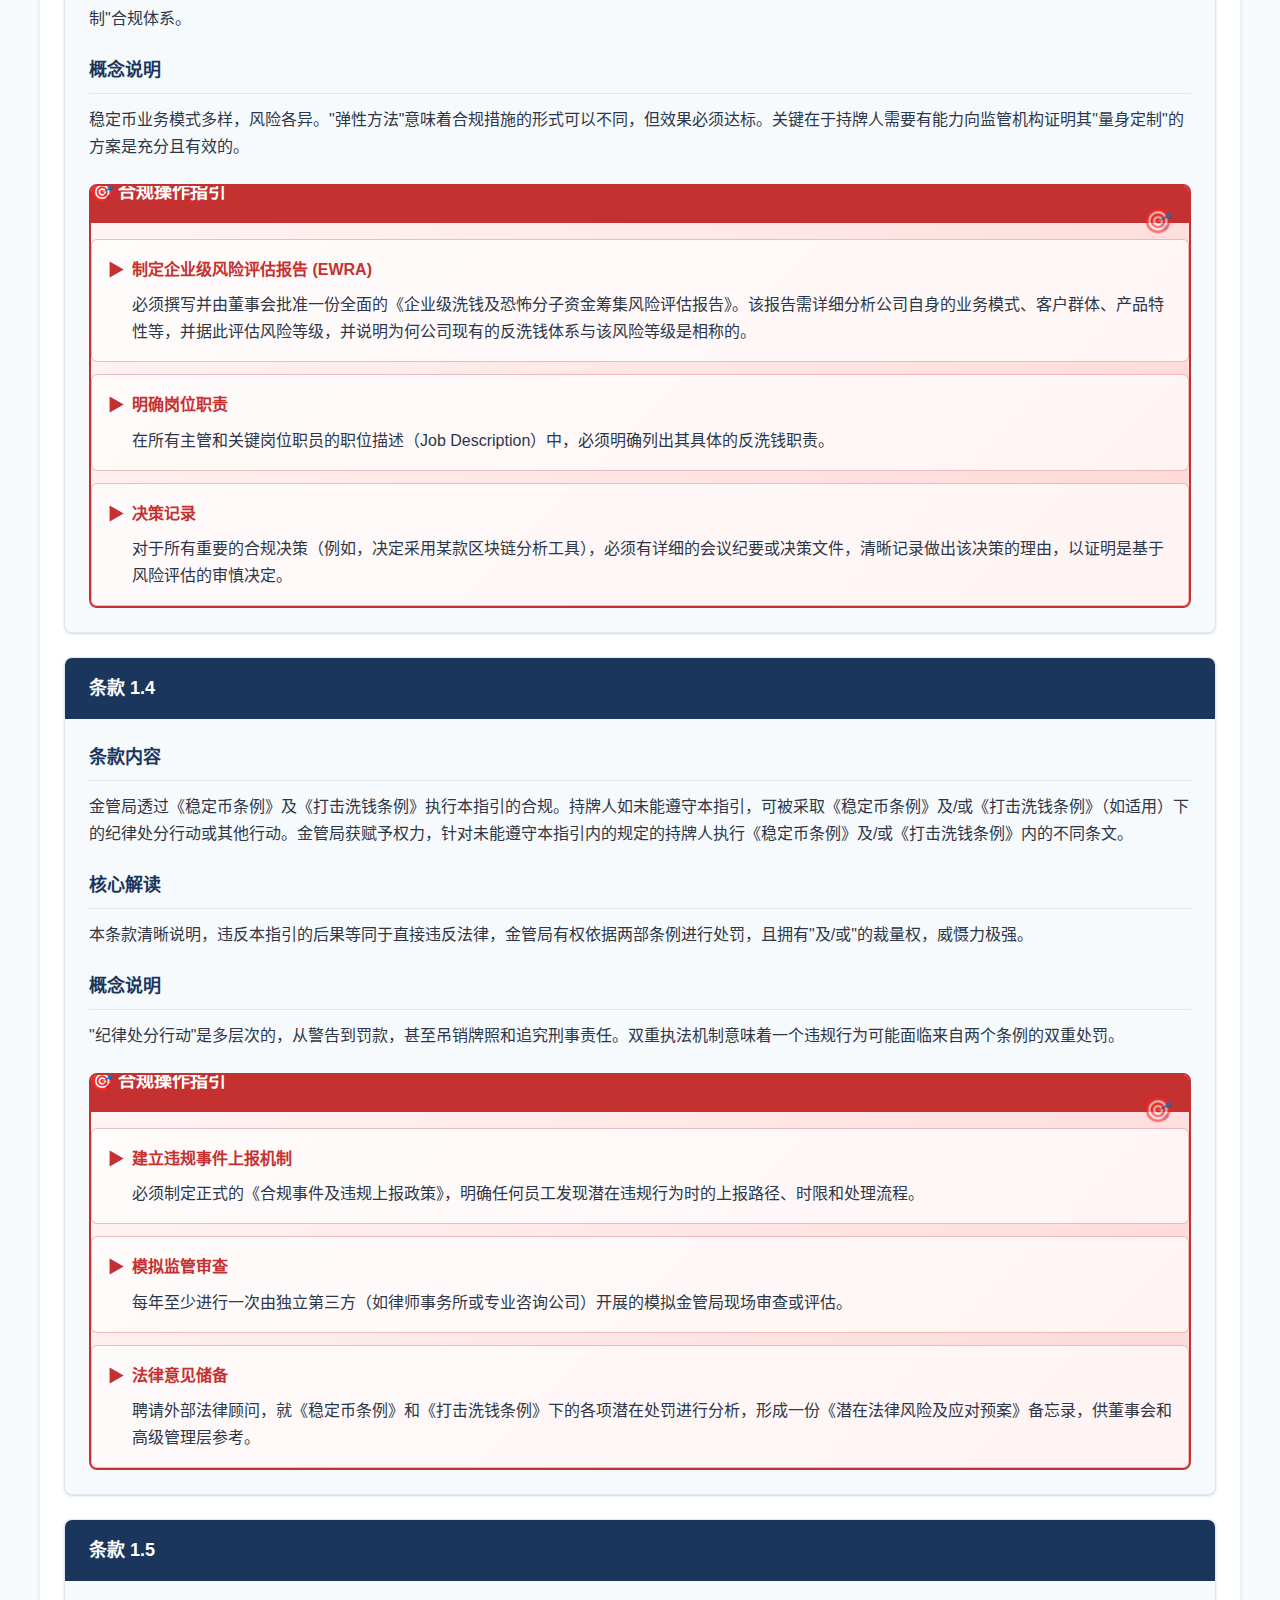
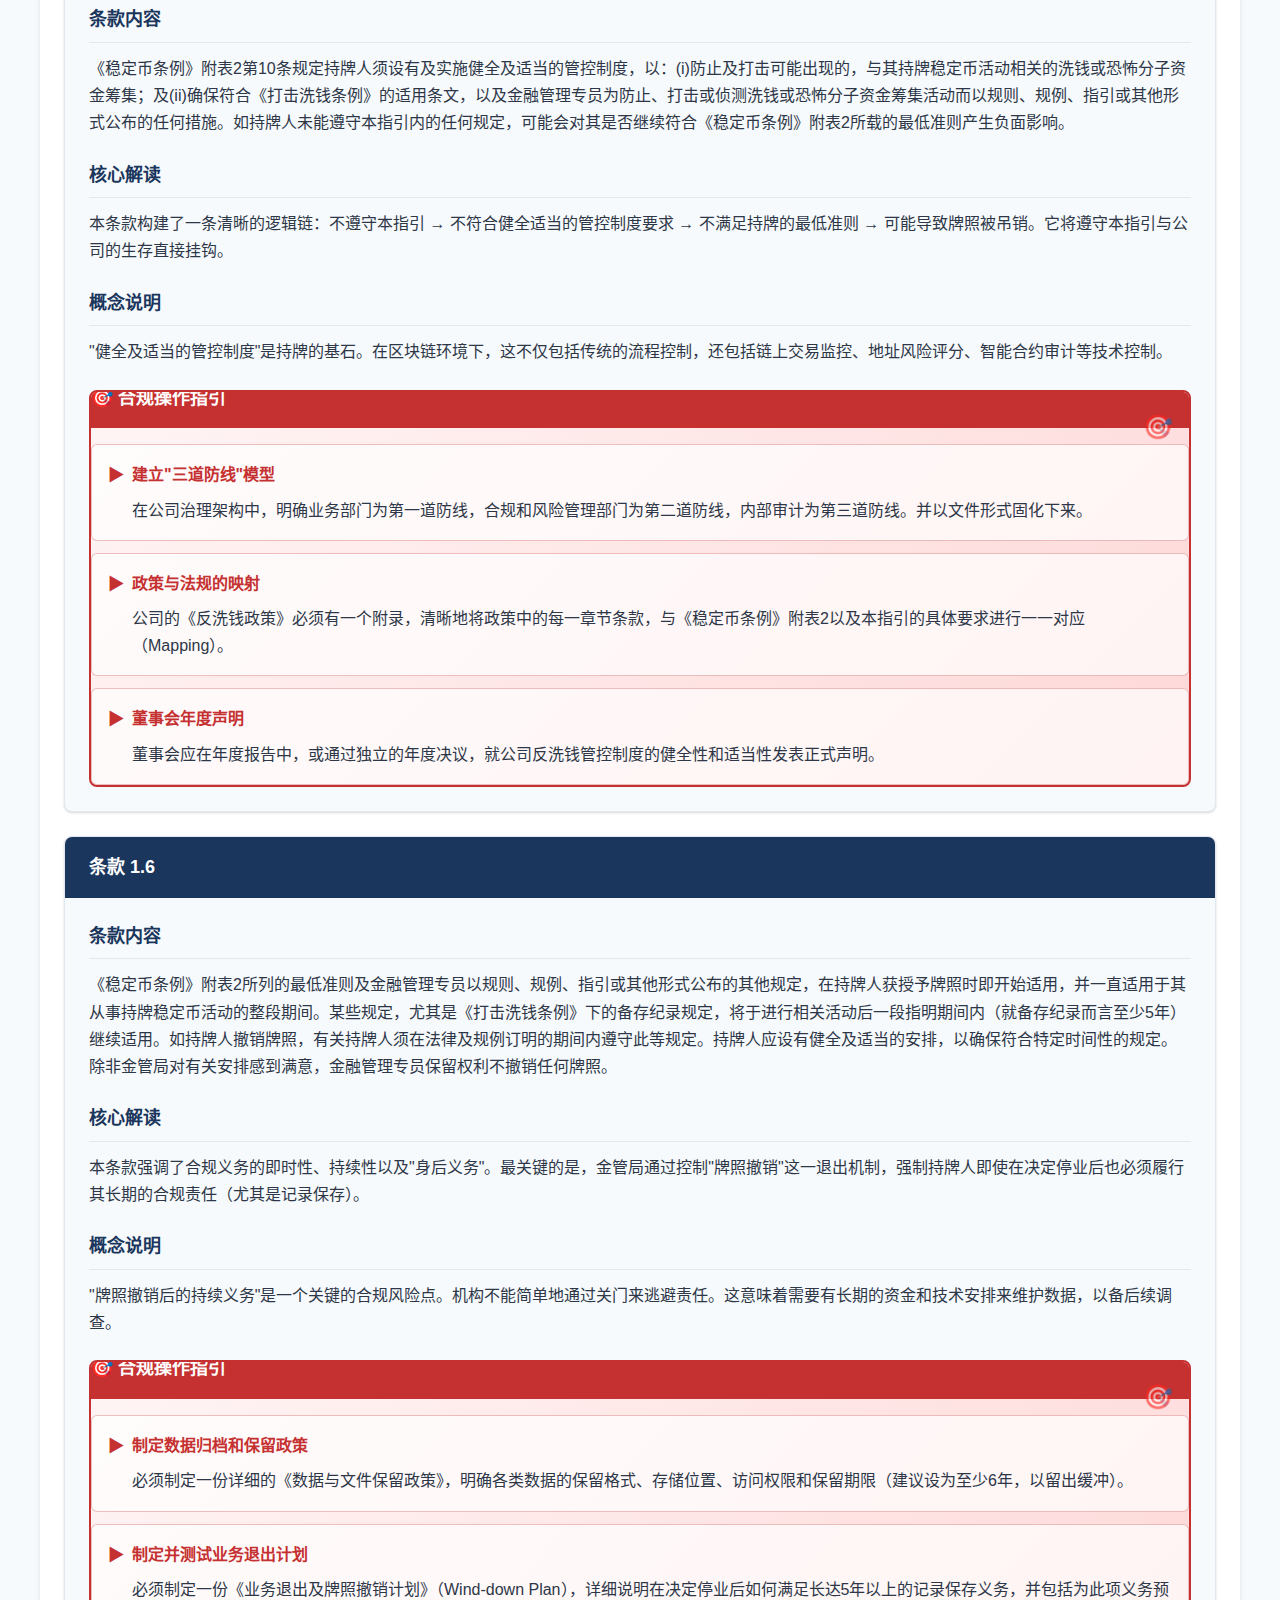
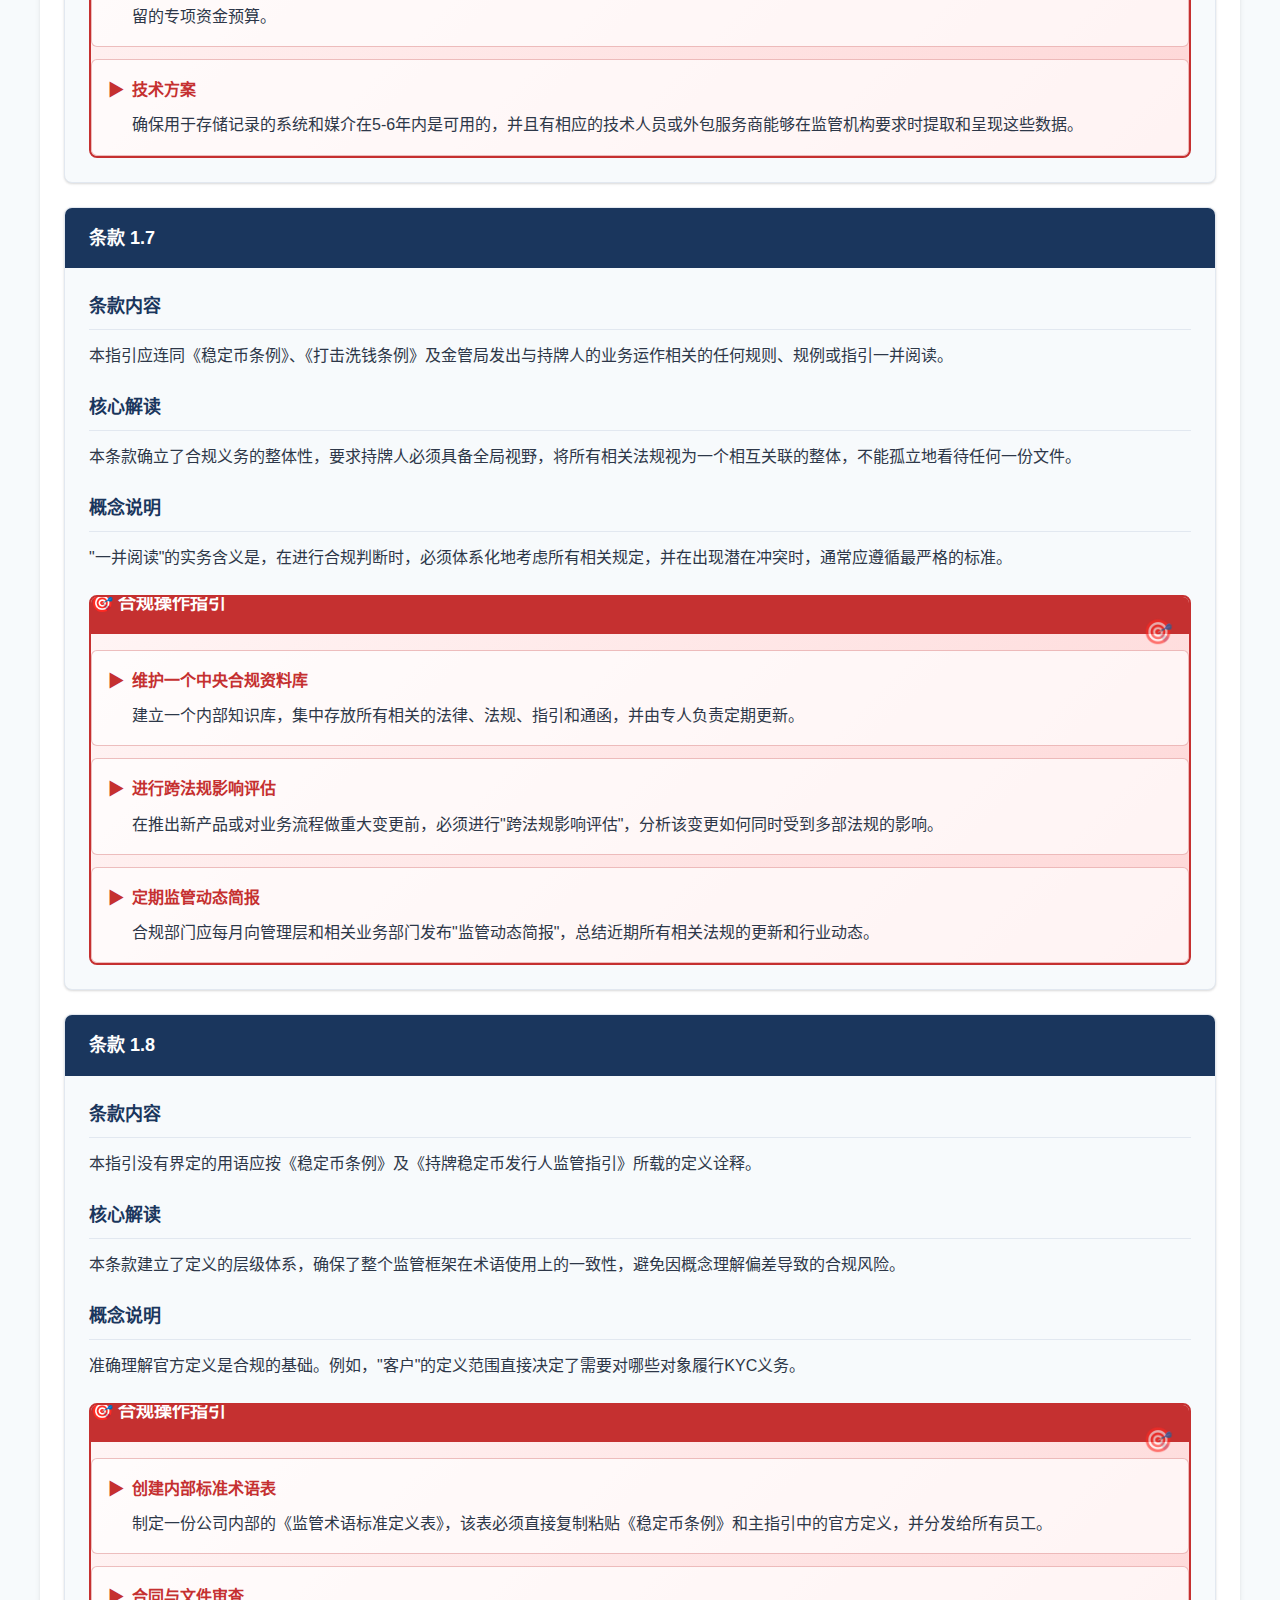
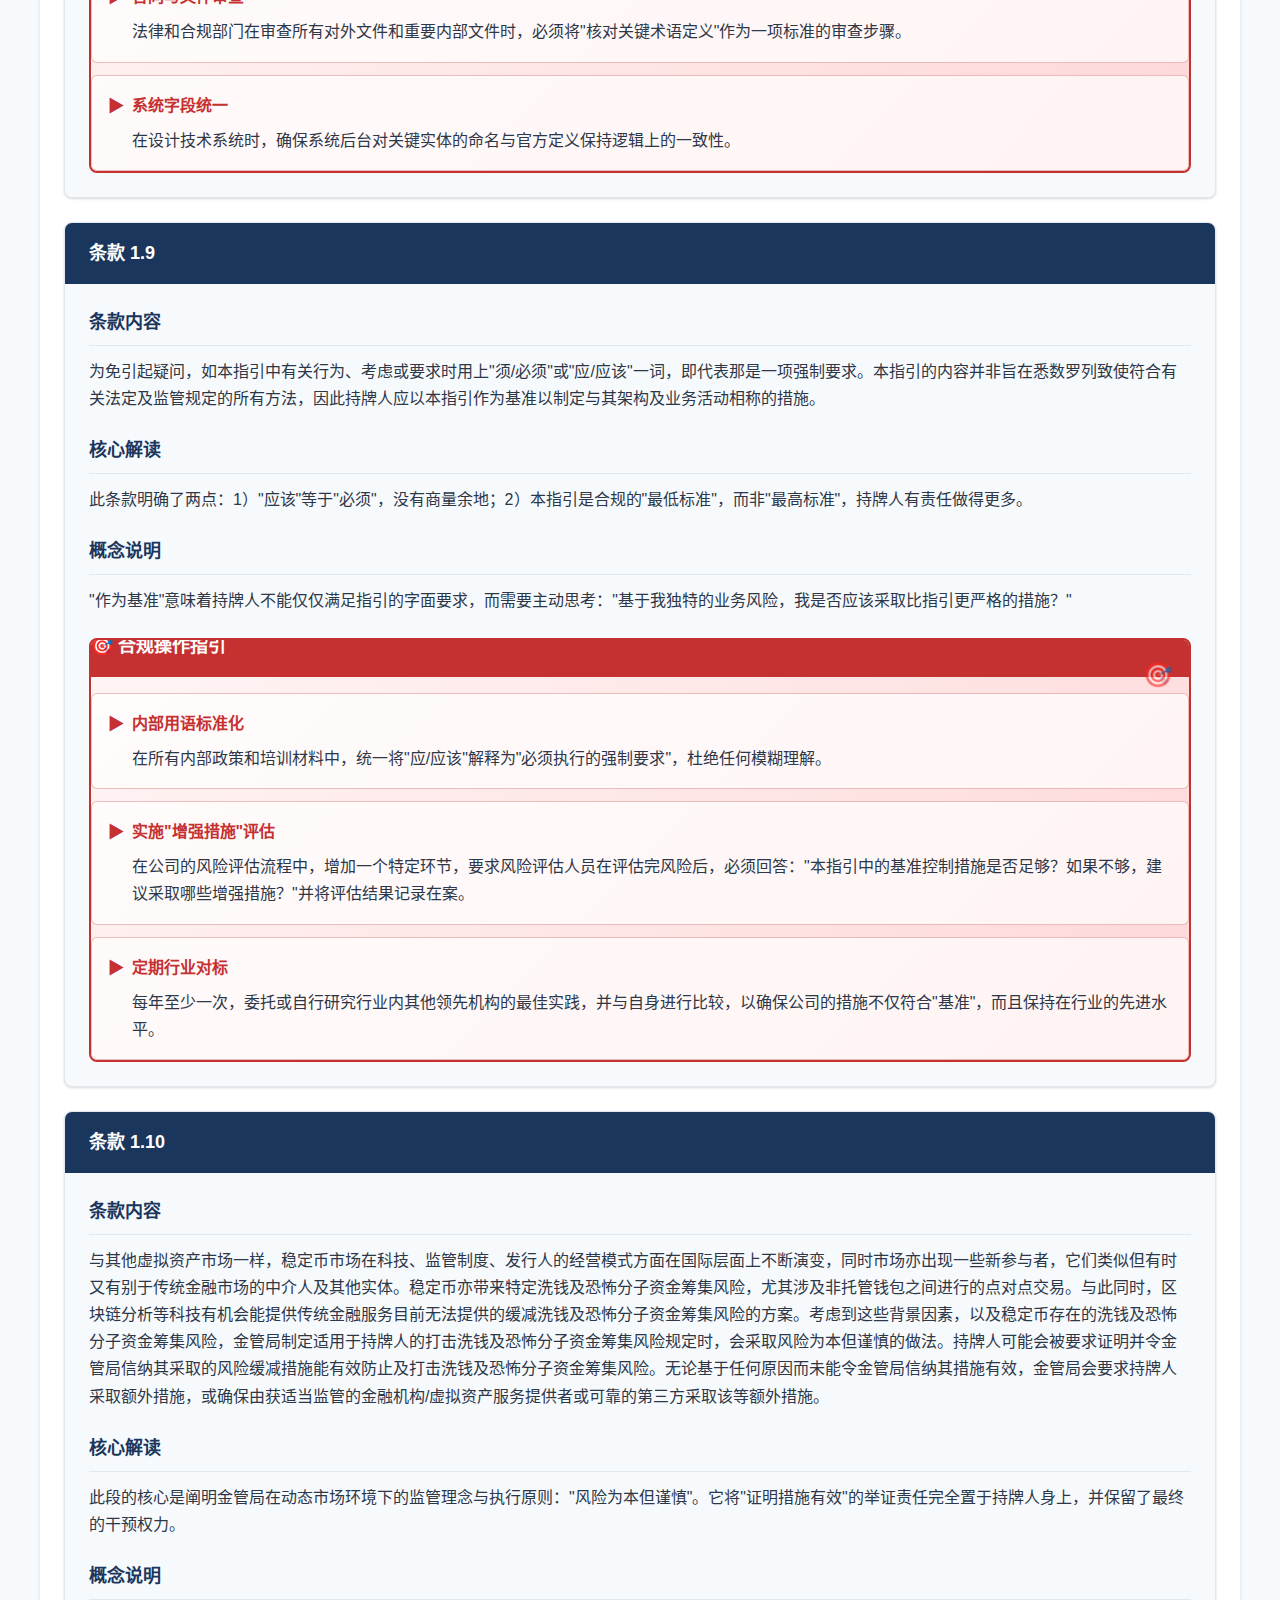
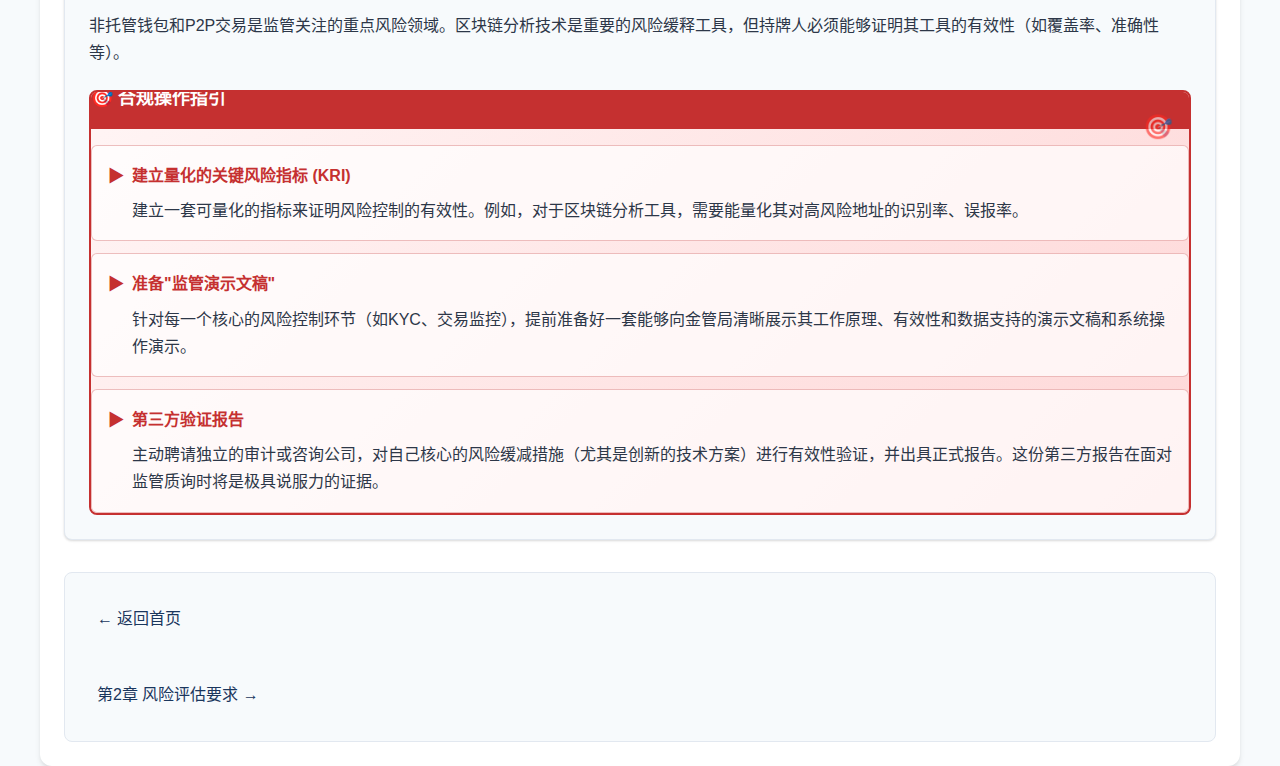
<file: chapters/chapter1.html>
<!DOCTYPE html>
<html lang="zh-CN">
<head>
    <meta charset="UTF-8">
    <meta name="viewport" content="width=device-width, initial-scale=1.0">
    <title>第1章 概述和适用范围 - 香港稳定币监管法规解读</title>
    <meta name="description" content="第1章详解指引的法律基础和适用对象，包括法律地位确立、适用范围界定等关键条款">
    <link rel="stylesheet" href="../style.css">
</head>
<body>
    <div class="chapter-container">
        <!-- 章节头部 -->
        <header class="chapter-header">
            <h1 class="chapter-title-main">第1章 概述和适用范围</h1>
            <p class="chapter-subtitle">指引的法律基础和适用对象</p>
            <div class="chapter-meta">
                <span>共 10 个条款</span>
                <span>重点关注：合规操作指引</span>
                <span>更新时间：2025年1月</span>
            </div>
        </header>

        <!-- 章节导航 -->
        <nav class="chapter-nav">
            <div class="nav-links">
                <a href="../index.html" class="nav-link">← 返回首页</a>
                <a href="chapter2.html" class="nav-link">下一章 →</a>
            </div>
        </nav>

        <!-- 章节简介 -->
        <section class="chapter-intro">
            <h2>章节简介</h2>
            <p>本章确立了指引的法律效力、适用范围和基本原则，为整个合规体系奠定了法律基础。重点阐述了稳定币发行人作为"金融机构"的法律地位，以及由此产生的全面合规义务。</p>
            
            <div class="chapter-highlights">
                <h3>本章要点</h3>
                <ul>
                    <li>明确指引的法律约束力和权力来源</li>
                    <li>确立持牌人"金融机构"的法律地位</li>
                    <li>规定风险为本方法的强制应用</li>
                    <li>设定合规义务的即时性和持续性</li>
                    <li>建立与其他法规的协同关系</li>
                </ul>
            </div>
        </section>

        <!-- 条款内容 -->
        <main class="articles-container">
            <!-- 条款 1.1 -->
            <article class="article-item" id="article-1-1">
                <header class="article-header">
                    条款 1.1
                </header>
                <div class="article-content">
                    <div class="article-section">
                        <h3 class="section-title">条款内容</h3>
                        <div class="section-content">
                            本指引由香港金融管理局（"金管局"）根据《稳定币条例》（第656章）第171条及《打击洗钱及恐怖分子资金筹集条例》（第615章）（"《打击洗钱条例》"）第7条发出，适用于持有根据《稳定币条例》第15条批出的牌照的稳定币发行人（以下称为"持牌人"）。持牌人属《打击洗钱条例》附表1第2部所界定的金融机构。
                        </div>
                    </div>
                    
                    <div class="article-section">
                        <h3 class="section-title">核心解读</h3>
                        <div class="section-content">
                            这段话的核心是确立了三件事：1. <strong>法律根基 (Legal Foundation)</strong>：明确指引具有法律约束力，权力来源是《稳定币条例》和《打击洗钱条例》。2. <strong>适用对象 (Scope of Application)</strong>：精确限定在"持有香港金管局牌照的稳定币发行人"。3. <strong>身份界定 (Status Definition)</strong>：正式将持牌稳定币发行人归类为与银行同等级别的"金融机构"。
                        </div>
                    </div>
                    
                    <div class="article-section">
                        <h3 class="section-title">概念说明</h3>
                        <div class="section-content">
                            "金融机构"地位意味着稳定币发行人必须遵守所有适用于传统金融机构的反洗钱要求，包括客户尽职调查（KYC）、持续监控、可疑交易报告、记录保存等。违规行为将面临与银行等传统机构相同的严厉处罚。
                        </div>
                    </div>
                    
                    <div class="article-section compliance-guidance">
                        <h3 class="section-title">🎯 合规操作指引</h3>
                        <div class="section-content">
                            <ul class="compliance-list">
                                <li>
                                    <div class="compliance-item-title">董事会层面</div>
                                    <div>董事会必须在首次会议决议中明确确认并记录公司作为《打击洗钱条例》下"金融机构"的法律地位，并承诺投入与此地位相称的资源（人力、财力、技术）来建设合规体系。</div>
                                </li>
                                <li>
                                    <div class="compliance-item-title">内部政策</div>
                                    <div>公司所有内部政策文件（如《合规手册》、《反洗钱政策》）的首页或引言部分，必须明确引用本条款，将公司的法律身份定义为"金融机构"，以确保全体员工有清晰的认知。</div>
                                </li>
                                <li>
                                    <div class="compliance-item-title">资源配置</div>
                                    <div>在制定年度预算时，合规部门的预算应参考其他金融机构（如储值支付工具持牌人、银行）的标准，而非科技创业公司，以确保有足够资金聘请合格的合规人员和购买专业的合规系统。</div>
                                </li>
                                <li>
                                    <div class="compliance-item-title">法律责任传达</div>
                                    <div>法律顾问需向所有高级管理人员进行一次专门培训，详细解释"金融机构"身份所带来的法律责任和潜在处罚，确保管理层对违规的严重性有深刻理解。</div>
                                </li>
                            </ul>
                        </div>
                    </div>
                </div>
            </article>

            <!-- 条款 1.2 -->
            <article class="article-item" id="article-1-2">
                <header class="article-header">
                    条款 1.2
                </header>
                <div class="article-content">
                    <div class="article-section">
                        <h3 class="section-title">条款内容</h3>
                        <div class="section-content">
                            本指引提供指引，协助持牌人了解受规管稳定币活动涉及的洗钱及恐怖分子资金筹集风险，并罗列持牌人应对该等风险的相关打击洗钱及恐怖分子资金筹集的监管要求。持牌人应遵守该等要求，以符合《稳定币条例》及《打击洗钱条例》下的法定规定。
                        </div>
                    </div>
                    
                    <div class="article-section">
                        <h3 class="section-title">核心解读</h3>
                        <div class="section-content">
                            本条款明确了指引的双重角色：一是"阐释风险"，帮助持牌人理解为何要这么做；二是"订明要求"，告诉持牌人具体要做什么。这种结构是"风险为本方法"的体现，强调遵守指引是满足母法要求的必要途径。
                        </div>
                    </div>
                    
                    <div class="article-section">
                        <h3 class="section-title">概念说明</h3>
                        <div class="section-content">
                            "受规管稳定币活动"包括稳定币的发行、赎回及价值稳定机制等。这些活动因其全球性、即时性和潜在匿名性而放大了洗钱风险。本指引的作用就是将抽象的法律转化为具体的操作指导。
                        </div>
                    </div>
                    
                    <div class="article-section compliance-guidance">
                        <h3 class="section-title">🎯 合规操作指引</h3>
                        <div class="section-content">
                            <ul class="compliance-list">
                                <li>
                                    <div class="compliance-item-title">构建风险矩阵</div>
                                    <div>合规部门应创建一个"风险-控制矩阵"。矩阵的行是本指引识别出的各类风险（如利用稳定币跨境洗钱、DeFi协议交互风险等），列是公司为应对这些风险而设计的具体控制措施（如交易监控规则、DeFi协议准入标准等）。</div>
                                </li>
                                <li>
                                    <div class="compliance-item-title">员工培训</div>
                                    <div>员工的合规培训内容应与本指引的结构保持一致。培训不应仅仅是规则的宣读，而应先从"风险讲解"开始，让员工理解每个操作步骤背后的风险防范逻辑。</div>
                                </li>
                                <li>
                                    <div class="compliance-item-title">内部审计</div>
                                    <div>内部审计或合规测试团队在进行检查时，不仅要检查操作是否符合规定，更要评估这些规定是否能有效覆盖和缓释指引中所揭示的风险。</div>
                                </li>
                            </ul>
                        </div>
                    </div>
                </div>
            </article>

            <!-- 条款 1.3 -->
            <article class="article-item" id="article-1-3">
                <header class="article-header">
                    条款 1.3
                </header>
                <div class="article-content">
                    <div class="article-section">
                        <h3 class="section-title">条款内容</h3>
                        <div class="section-content">
                            本指引旨在供持牌人，以及其主管人员与职员使用，并已考虑稳定币的发行、赎回及其他相关活动的具体特性。鉴于不同持牌人的组织结构与法律架构及经营模式的性质与范畴都可能存在重大差异，本指引所采用的弹性方法正好反映没有一套适合所有持牌人的通用执行措施。
                        </div>
                    </div>
                    
                    <div class="article-section">
                        <h3 class="section-title">核心解读</h3>
                        <div class="section-content">
                            本条款强调了合规是全员责任，并确立了"弹性方法"和"风险为本"的核心监管原则。监管机构不提供"一刀切"的方案，而是要求持牌人根据自身情况"量身定制"合规体系。
                        </div>
                    </div>
                    
                    <div class="article-section">
                        <h3 class="section-title">概念说明</h3>
                        <div class="section-content">
                            稳定币业务模式多样，风险各异。"弹性方法"意味着合规措施的形式可以不同，但效果必须达标。关键在于持牌人需要有能力向监管机构证明其"量身定制"的方案是充分且有效的。
                        </div>
                    </div>
                    
                    <div class="article-section compliance-guidance">
                        <h3 class="section-title">🎯 合规操作指引</h3>
                        <div class="section-content">
                            <ul class="compliance-list">
                                <li>
                                    <div class="compliance-item-title">制定企业级风险评估报告 (EWRA)</div>
                                    <div>必须撰写并由董事会批准一份全面的《企业级洗钱及恐怖分子资金筹集风险评估报告》。该报告需详细分析公司自身的业务模式、客户群体、产品特性等，并据此评估风险等级，并说明为何公司现有的反洗钱体系与该风险等级是相称的。</div>
                                </li>
                                <li>
                                    <div class="compliance-item-title">明确岗位职责</div>
                                    <div>在所有主管和关键岗位职员的职位描述（Job Description）中，必须明确列出其具体的反洗钱职责。</div>
                                </li>
                                <li>
                                    <div class="compliance-item-title">决策记录</div>
                                    <div>对于所有重要的合规决策（例如，决定采用某款区块链分析工具），必须有详细的会议纪要或决策文件，清晰记录做出该决策的理由，以证明是基于风险评估的审慎决定。</div>
                                </li>
                            </ul>
                        </div>
                    </div>
                </div>
            </article>

            <!-- 条款 1.4 -->
            <article class="article-item" id="article-1-4">
                <header class="article-header">
                    条款 1.4
                </header>
                <div class="article-content">
                    <div class="article-section">
                        <h3 class="section-title">条款内容</h3>
                        <div class="section-content">
                            金管局透过《稳定币条例》及《打击洗钱条例》执行本指引的合规。持牌人如未能遵守本指引，可被采取《稳定币条例》及/或《打击洗钱条例》（如适用）下的纪律处分行动或其他行动。金管局获赋予权力，针对未能遵守本指引内的规定的持牌人执行《稳定币条例》及/或《打击洗钱条例》内的不同条文。
                        </div>
                    </div>
                    
                    <div class="article-section">
                        <h3 class="section-title">核心解读</h3>
                        <div class="section-content">
                            本条款清晰说明，违反本指引的后果等同于直接违反法律，金管局有权依据两部条例进行处罚，且拥有"及/或"的裁量权，威慑力极强。
                        </div>
                    </div>
                    
                    <div class="article-section">
                        <h3 class="section-title">概念说明</h3>
                        <div class="section-content">
                            "纪律处分行动"是多层次的，从警告到罚款，甚至吊销牌照和追究刑事责任。双重执法机制意味着一个违规行为可能面临来自两个条例的双重处罚。
                        </div>
                    </div>
                    
                    <div class="article-section compliance-guidance">
                        <h3 class="section-title">🎯 合规操作指引</h3>
                        <div class="section-content">
                            <ul class="compliance-list">
                                <li>
                                    <div class="compliance-item-title">建立违规事件上报机制</div>
                                    <div>必须制定正式的《合规事件及违规上报政策》，明确任何员工发现潜在违规行为时的上报路径、时限和处理流程。</div>
                                </li>
                                <li>
                                    <div class="compliance-item-title">模拟监管审查</div>
                                    <div>每年至少进行一次由独立第三方（如律师事务所或专业咨询公司）开展的模拟金管局现场审查或评估。</div>
                                </li>
                                <li>
                                    <div class="compliance-item-title">法律意见储备</div>
                                    <div>聘请外部法律顾问，就《稳定币条例》和《打击洗钱条例》下的各项潜在处罚进行分析，形成一份《潜在法律风险及应对预案》备忘录，供董事会和高级管理层参考。</div>
                                </li>
                            </ul>
                        </div>
                    </div>
                </div>
            </article>

            <!-- 条款 1.5 -->
            <article class="article-item" id="article-1-5">
                <header class="article-header">
                    条款 1.5
                </header>
                <div class="article-content">
                    <div class="article-section">
                        <h3 class="section-title">条款内容</h3>
                        <div class="section-content">
                            《稳定币条例》附表2第10条规定持牌人须设有及实施健全及适当的管控制度，以：(i)防止及打击可能出现的，与其持牌稳定币活动相关的洗钱或恐怖分子资金筹集；及(ii)确保符合《打击洗钱条例》的适用条文，以及金融管理专员为防止、打击或侦测洗钱或恐怖分子资金筹集活动而以规则、规例、指引或其他形式公布的任何措施。如持牌人未能遵守本指引内的任何规定，可能会对其是否继续符合《稳定币条例》附表2所载的最低准则产生负面影响。
                        </div>
                    </div>
                    
                    <div class="article-section">
                        <h3 class="section-title">核心解读</h3>
                        <div class="section-content">
                            本条款构建了一条清晰的逻辑链：不遵守本指引 → 不符合健全适当的管控制度要求 → 不满足持牌的最低准则 → 可能导致牌照被吊销。它将遵守本指引与公司的生存直接挂钩。
                        </div>
                    </div>
                    
                    <div class="article-section">
                        <h3 class="section-title">概念说明</h3>
                        <div class="section-content">
                            "健全及适当的管控制度"是持牌的基石。在区块链环境下，这不仅包括传统的流程控制，还包括链上交易监控、地址风险评分、智能合约审计等技术控制。
                        </div>
                    </div>
                    
                    <div class="article-section compliance-guidance">
                        <h3 class="section-title">🎯 合规操作指引</h3>
                        <div class="section-content">
                            <ul class="compliance-list">
                                <li>
                                    <div class="compliance-item-title">建立"三道防线"模型</div>
                                    <div>在公司治理架构中，明确业务部门为第一道防线，合规和风险管理部门为第二道防线，内部审计为第三道防线。并以文件形式固化下来。</div>
                                </li>
                                <li>
                                    <div class="compliance-item-title">政策与法规的映射</div>
                                    <div>公司的《反洗钱政策》必须有一个附录，清晰地将政策中的每一章节条款，与《稳定币条例》附表2以及本指引的具体要求进行一一对应（Mapping）。</div>
                                </li>
                                <li>
                                    <div class="compliance-item-title">董事会年度声明</div>
                                    <div>董事会应在年度报告中，或通过独立的年度决议，就公司反洗钱管控制度的健全性和适当性发表正式声明。</div>
                                </li>
                            </ul>
                        </div>
                    </div>
                </div>
            </article>

            <!-- 条款 1.6 -->
            <article class="article-item" id="article-1-6">
                <header class="article-header">
                    条款 1.6
                </header>
                <div class="article-content">
                    <div class="article-section">
                        <h3 class="section-title">条款内容</h3>
                        <div class="section-content">
                            《稳定币条例》附表2所列的最低准则及金融管理专员以规则、规例、指引或其他形式公布的其他规定，在持牌人获授予牌照时即开始适用，并一直适用于其从事持牌稳定币活动的整段期间。某些规定，尤其是《打击洗钱条例》下的备存纪录规定，将于进行相关活动后一段指明期间内（就备存纪录而言至少5年）继续适用。如持牌人撤销牌照，有关持牌人须在法律及规例订明的期间内遵守此等规定。持牌人应设有健全及适当的安排，以确保符合特定时间性的规定。除非金管局对有关安排感到满意，金融管理专员保留权利不撤销任何牌照。
                        </div>
                    </div>
                    
                    <div class="article-section">
                        <h3 class="section-title">核心解读</h3>
                        <div class="section-content">
                            本条款强调了合规义务的即时性、持续性以及"身后义务"。最关键的是，金管局通过控制"牌照撤销"这一退出机制，强制持牌人即使在决定停业后也必须履行其长期的合规责任（尤其是记录保存）。
                        </div>
                    </div>
                    
                    <div class="article-section">
                        <h3 class="section-title">概念说明</h3>
                        <div class="section-content">
                            "牌照撤销后的持续义务"是一个关键的合规风险点。机构不能简单地通过关门来逃避责任。这意味着需要有长期的资金和技术安排来维护数据，以备后续调查。
                        </div>
                    </div>
                    
                    <div class="article-section compliance-guidance">
                        <h3 class="section-title">🎯 合规操作指引</h3>
                        <div class="section-content">
                            <ul class="compliance-list">
                                <li>
                                    <div class="compliance-item-title">制定数据归档和保留政策</div>
                                    <div>必须制定一份详细的《数据与文件保留政策》，明确各类数据的保留格式、存储位置、访问权限和保留期限（建议设为至少6年，以留出缓冲）。</div>
                                </li>
                                <li>
                                    <div class="compliance-item-title">制定并测试业务退出计划</div>
                                    <div>必须制定一份《业务退出及牌照撤销计划》（Wind-down Plan），详细说明在决定停业后如何满足长达5年以上的记录保存义务，并包括为此项义务预留的专项资金预算。</div>
                                </li>
                                <li>
                                    <div class="compliance-item-title">技术方案</div>
                                    <div>确保用于存储记录的系统和媒介在5-6年内是可用的，并且有相应的技术人员或外包服务商能够在监管机构要求时提取和呈现这些数据。</div>
                                </li>
                            </ul>
                        </div>
                    </div>
                </div>
            </article>

            <!-- 条款 1.7 -->
            <article class="article-item" id="article-1-7">
                <header class="article-header">
                    条款 1.7
                </header>
                <div class="article-content">
                    <div class="article-section">
                        <h3 class="section-title">条款内容</h3>
                        <div class="section-content">
                            本指引应连同《稳定币条例》、《打击洗钱条例》及金管局发出与持牌人的业务运作相关的任何规则、规例或指引一并阅读。
                        </div>
                    </div>
                    
                    <div class="article-section">
                        <h3 class="section-title">核心解读</h3>
                        <div class="section-content">
                            本条款确立了合规义务的整体性，要求持牌人必须具备全局视野，将所有相关法规视为一个相互关联的整体，不能孤立地看待任何一份文件。
                        </div>
                    </div>
                    
                    <div class="article-section">
                        <h3 class="section-title">概念说明</h3>
                        <div class="section-content">
                            "一并阅读"的实务含义是，在进行合规判断时，必须体系化地考虑所有相关规定，并在出现潜在冲突时，通常应遵循最严格的标准。
                        </div>
                    </div>
                    
                    <div class="article-section compliance-guidance">
                        <h3 class="section-title">🎯 合规操作指引</h3>
                        <div class="section-content">
                            <ul class="compliance-list">
                                <li>
                                    <div class="compliance-item-title">维护一个中央合规资料库</div>
                                    <div>建立一个内部知识库，集中存放所有相关的法律、法规、指引和通函，并由专人负责定期更新。</div>
                                </li>
                                <li>
                                    <div class="compliance-item-title">进行跨法规影响评估</div>
                                    <div>在推出新产品或对业务流程做重大变更前，必须进行"跨法规影响评估"，分析该变更如何同时受到多部法规的影响。</div>
                                </li>
                                <li>
                                    <div class="compliance-item-title">定期监管动态简报</div>
                                    <div>合规部门应每月向管理层和相关业务部门发布"监管动态简报"，总结近期所有相关法规的更新和行业动态。</div>
                                </li>
                            </ul>
                        </div>
                    </div>
                </div>
            </article>

            <!-- 条款 1.8 -->
            <article class="article-item" id="article-1-8">
                <header class="article-header">
                    条款 1.8
                </header>
                <div class="article-content">
                    <div class="article-section">
                        <h3 class="section-title">条款内容</h3>
                        <div class="section-content">
                            本指引没有界定的用语应按《稳定币条例》及《持牌稳定币发行人监管指引》所载的定义诠释。
                        </div>
                    </div>
                    
                    <div class="article-section">
                        <h3 class="section-title">核心解读</h3>
                        <div class="section-content">
                            本条款建立了定义的层级体系，确保了整个监管框架在术语使用上的一致性，避免因概念理解偏差导致的合规风险。
                        </div>
                    </div>
                    
                    <div class="article-section">
                        <h3 class="section-title">概念说明</h3>
                        <div class="section-content">
                            准确理解官方定义是合规的基础。例如，"客户"的定义范围直接决定了需要对哪些对象履行KYC义务。
                        </div>
                    </div>
                    
                    <div class="article-section compliance-guidance">
                        <h3 class="section-title">🎯 合规操作指引</h3>
                        <div class="section-content">
                            <ul class="compliance-list">
                                <li>
                                    <div class="compliance-item-title">创建内部标准术语表</div>
                                    <div>制定一份公司内部的《监管术语标准定义表》，该表必须直接复制粘贴《稳定币条例》和主指引中的官方定义，并分发给所有员工。</div>
                                </li>
                                <li>
                                    <div class="compliance-item-title">合同与文件审查</div>
                                    <div>法律和合规部门在审查所有对外文件和重要内部文件时，必须将"核对关键术语定义"作为一项标准的审查步骤。</div>
                                </li>
                                <li>
                                    <div class="compliance-item-title">系统字段统一</div>
                                    <div>在设计技术系统时，确保系统后台对关键实体的命名与官方定义保持逻辑上的一致性。</div>
                                </li>
                            </ul>
                        </div>
                    </div>
                </div>
            </article>

            <!-- 条款 1.9 -->
            <article class="article-item" id="article-1-9">
                <header class="article-header">
                    条款 1.9
                </header>
                <div class="article-content">
                    <div class="article-section">
                        <h3 class="section-title">条款内容</h3>
                        <div class="section-content">
                            为免引起疑问，如本指引中有关行为、考虑或要求时用上"须/必须"或"应/应该"一词，即代表那是一项强制要求。本指引的内容并非旨在悉数罗列致使符合有关法定及监管规定的所有方法，因此持牌人应以本指引作为基准以制定与其架构及业务活动相称的措施。
                        </div>
                    </div>
                    
                    <div class="article-section">
                        <h3 class="section-title">核心解读</h3>
                        <div class="section-content">
                            此条款明确了两点：1）"应该"等于"必须"，没有商量余地；2）本指引是合规的"最低标准"，而非"最高标准"，持牌人有责任做得更多。
                        </div>
                    </div>
                    
                    <div class="article-section">
                        <h3 class="section-title">概念说明</h3>
                        <div class="section-content">
                            "作为基准"意味着持牌人不能仅仅满足指引的字面要求，而需要主动思考："基于我独特的业务风险，我是否应该采取比指引更严格的措施？"
                        </div>
                    </div>
                    
                    <div class="article-section compliance-guidance">
                        <h3 class="section-title">🎯 合规操作指引</h3>
                        <div class="section-content">
                            <ul class="compliance-list">
                                <li>
                                    <div class="compliance-item-title">内部用语标准化</div>
                                    <div>在所有内部政策和培训材料中，统一将"应/应该"解释为"必须执行的强制要求"，杜绝任何模糊理解。</div>
                                </li>
                                <li>
                                    <div class="compliance-item-title">实施"增强措施"评估</div>
                                    <div>在公司的风险评估流程中，增加一个特定环节，要求风险评估人员在评估完风险后，必须回答："本指引中的基准控制措施是否足够？如果不够，建议采取哪些增强措施？"并将评估结果记录在案。</div>
                                </li>
                                <li>
                                    <div class="compliance-item-title">定期行业对标</div>
                                    <div>每年至少一次，委托或自行研究行业内其他领先机构的最佳实践，并与自身进行比较，以确保公司的措施不仅符合"基准"，而且保持在行业的先进水平。</div>
                                </li>
                            </ul>
                        </div>
                    </div>
                </div>
            </article>

            <!-- 条款 1.10 -->
            <article class="article-item" id="article-1-10">
                <header class="article-header">
                    条款 1.10
                </header>
                <div class="article-content">
                    <div class="article-section">
                        <h3 class="section-title">条款内容</h3>
                        <div class="section-content">
                            与其他虚拟资产市场一样，稳定币市场在科技、监管制度、发行人的经营模式方面在国际层面上不断演变，同时市场亦出现一些新参与者，它们类似但有时又有别于传统金融市场的中介人及其他实体。稳定币亦带来特定洗钱及恐怖分子资金筹集风险，尤其涉及非托管钱包之间进行的点对点交易。与此同时，区块链分析等科技有机会能提供传统金融服务目前无法提供的缓减洗钱及恐怖分子资金筹集风险的方案。考虑到这些背景因素，以及稳定币存在的洗钱及恐怖分子资金筹集风险，金管局制定适用于持牌人的打击洗钱及恐怖分子资金筹集风险规定时，会采取风险为本但谨慎的做法。持牌人可能会被要求证明并令金管局信纳其采取的风险缓减措施能有效防止及打击洗钱及恐怖分子资金筹集风险。无论基于任何原因而未能令金管局信纳其措施有效，金管局会要求持牌人采取额外措施，或确保由获适当监管的金融机构/虚拟资产服务提供者或可靠的第三方采取该等额外措施。
                        </div>
                    </div>
                    
                    <div class="article-section">
                        <h3 class="section-title">核心解读</h3>
                        <div class="section-content">
                            此段的核心是阐明金管局在动态市场环境下的监管理念与执行原则："风险为本但谨慎"。它将"证明措施有效"的举证责任完全置于持牌人身上，并保留了最终的干预权力。
                        </div>
                    </div>
                    
                    <div class="article-section">
                        <h3 class="section-title">概念说明</h3>
                        <div class="section-content">
                            非托管钱包和P2P交易是监管关注的重点风险领域。区块链分析技术是重要的风险缓释工具，但持牌人必须能够证明其工具的有效性（如覆盖率、准确性等）。
                        </div>
                    </div>
                    
                    <div class="article-section compliance-guidance">
                        <h3 class="section-title">🎯 合规操作指引</h3>
                        <div class="section-content">
                            <ul class="compliance-list">
                                <li>
                                    <div class="compliance-item-title">建立量化的关键风险指标 (KRI)</div>
                                    <div>建立一套可量化的指标来证明风险控制的有效性。例如，对于区块链分析工具，需要能量化其对高风险地址的识别率、误报率。</div>
                                </li>
                                <li>
                                    <div class="compliance-item-title">准备"监管演示文稿"</div>
                                    <div>针对每一个核心的风险控制环节（如KYC、交易监控），提前准备好一套能够向金管局清晰展示其工作原理、有效性和数据支持的演示文稿和系统操作演示。</div>
                                </li>
                                <li>
                                    <div class="compliance-item-title">第三方验证报告</div>
                                    <div>主动聘请独立的审计或咨询公司，对自己核心的风险缓减措施（尤其是创新的技术方案）进行有效性验证，并出具正式报告。这份第三方报告在面对监管质询时将是极具说服力的证据。</div>
                                </li>
                            </ul>
                        </div>
                    </div>
                </div>
            </article>
        </main>

        <!-- 章节导航 -->
        <nav class="chapter-nav chapter-nav-bottom">
            <div class="nav-links">
                <a href="../index.html" class="nav-link">← 返回首页</a>
                <a href="chapter2.html" class="nav-link">第2章 风险评估要求 →</a>
            </div>
        </nav>

        <!-- 章节目录 -->
        <aside class="chapter-toc">
            <h3>本章目录</h3>
            <ul>
                <li><a href="#article-1-1">条款 1.1 - 法律基础与适用对象</a></li>
                <li><a href="#article-1-2">条款 1.2 - 指引的双重作用</a></li>
                <li><a href="#article-1-3">条款 1.3 - 弹性方法与全员责任</a></li>
                <li><a href="#article-1-4">条款 1.4 - 执法权力与处罚机制</a></li>
                <li><a href="#article-1-5">条款 1.5 - 管控制度要求</a></li>
                <li><a href="#article-1-6">条款 1.6 - 持续义务与退出机制</a></li>
                <li><a href="#article-1-7">条款 1.7 - 法规关联性</a></li>
                <li><a href="#article-1-8">条款 1.8 - 术语定义层级</a></li>
                <li><a href="#article-1-9">条款 1.9 - 强制要求与基准标准</a></li>
                <li><a href="#article-1-10">条款 1.10 - 监管理念与举证责任</a></li>
            </ul>
        </aside>
    </div>

    <!-- 回到顶部按钮 -->
    <button id="backToTop" class="back-to-top" onclick="scrollToTop()" title="回到顶部">
        <span>↑</span>
    </button>

    <!-- JavaScript -->
    <script>
        // 回到顶部功能
        function scrollToTop() {
            window.scrollTo({
                top: 0,
                behavior: 'smooth'
            });
        }

        // 显示/隐藏回到顶部按钮
        window.addEventListener('scroll', function() {
            const backToTopBtn = document.getElementById('backToTop');
            if (window.pageYOffset > 300) {
                backToTopBtn.classList.add('visible');
            } else {
                backToTopBtn.classList.remove('visible');
            }
        });

        // 平滑滚动到锚点
        document.querySelectorAll('a[href^="#"]').forEach(anchor => {
            anchor.addEventListener('click', function (e) {
                e.preventDefault();
                const target = document.querySelector(this.getAttribute('href'));
                if (target) {
                    target.scrollIntoView({
                        behavior: 'smooth',
                        block: 'start'
                    });
                }
            });
        });
    </script>
</body>
</html>
</file>
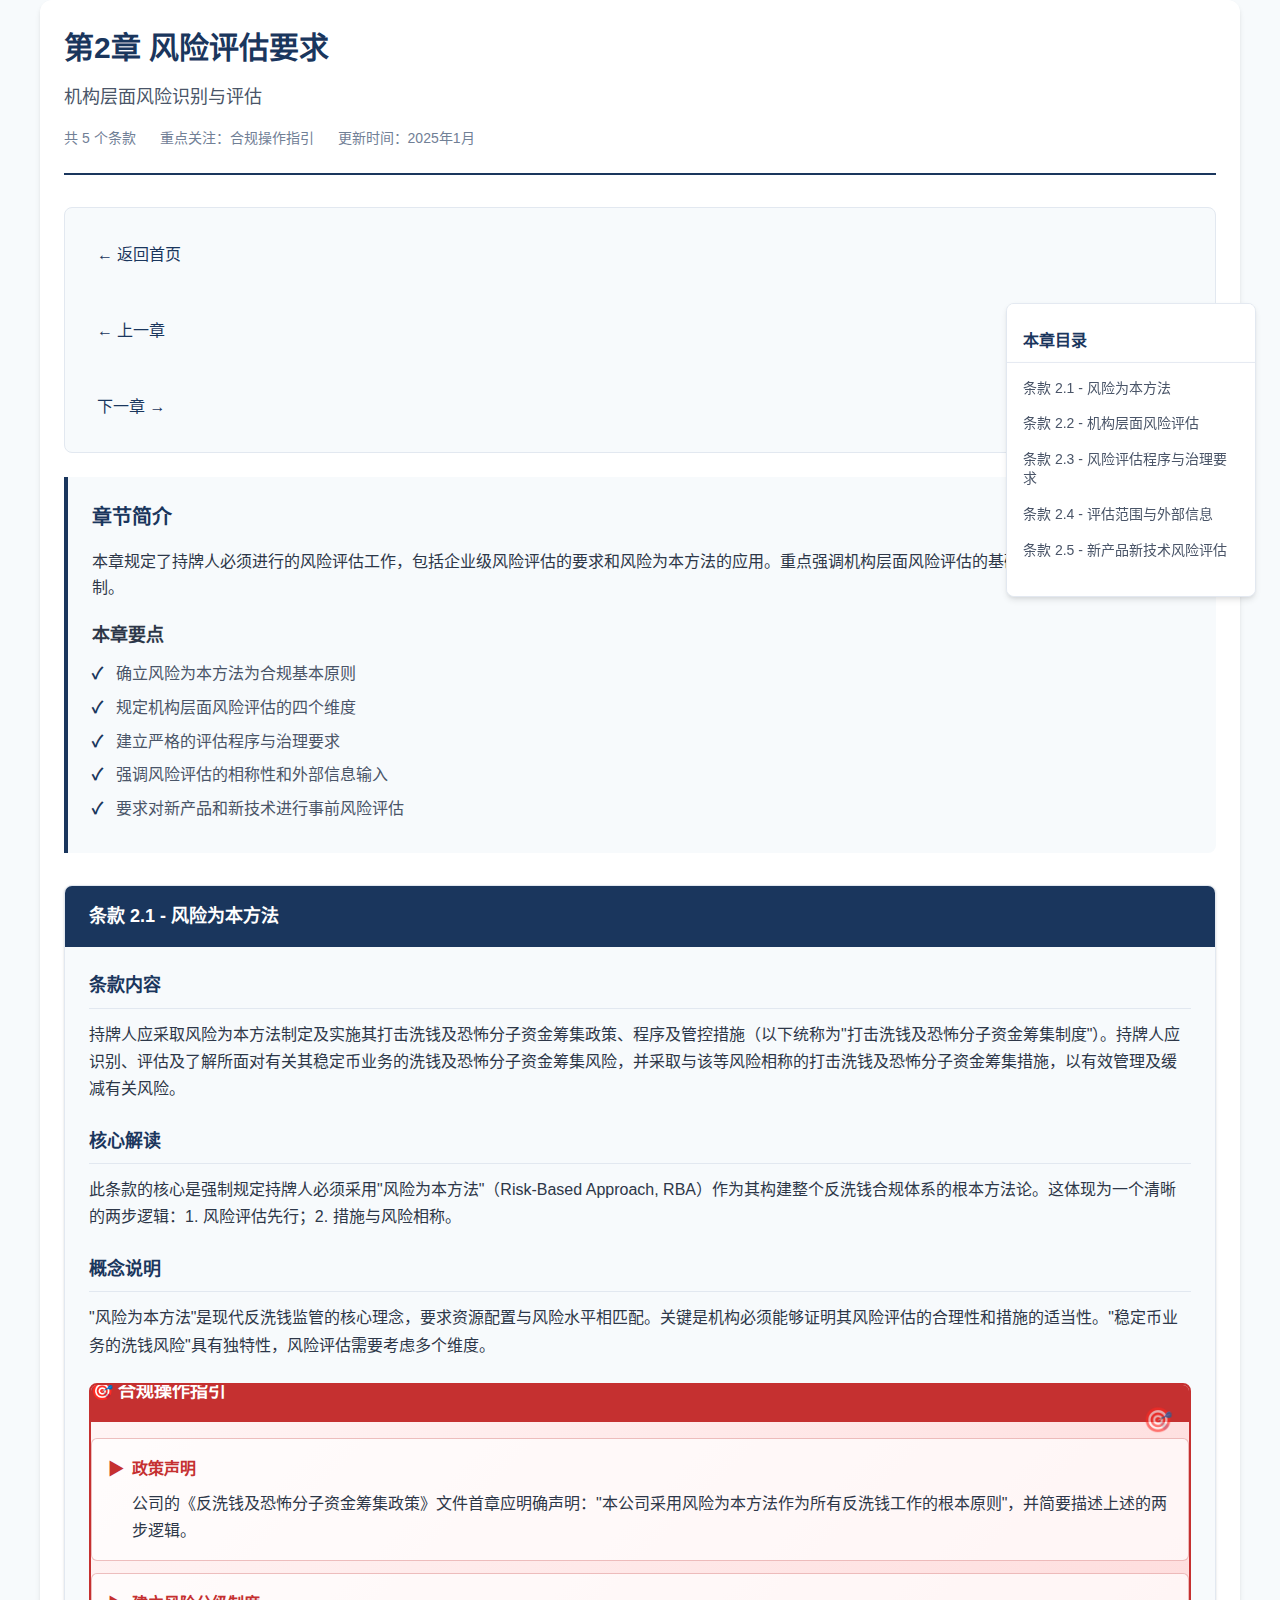
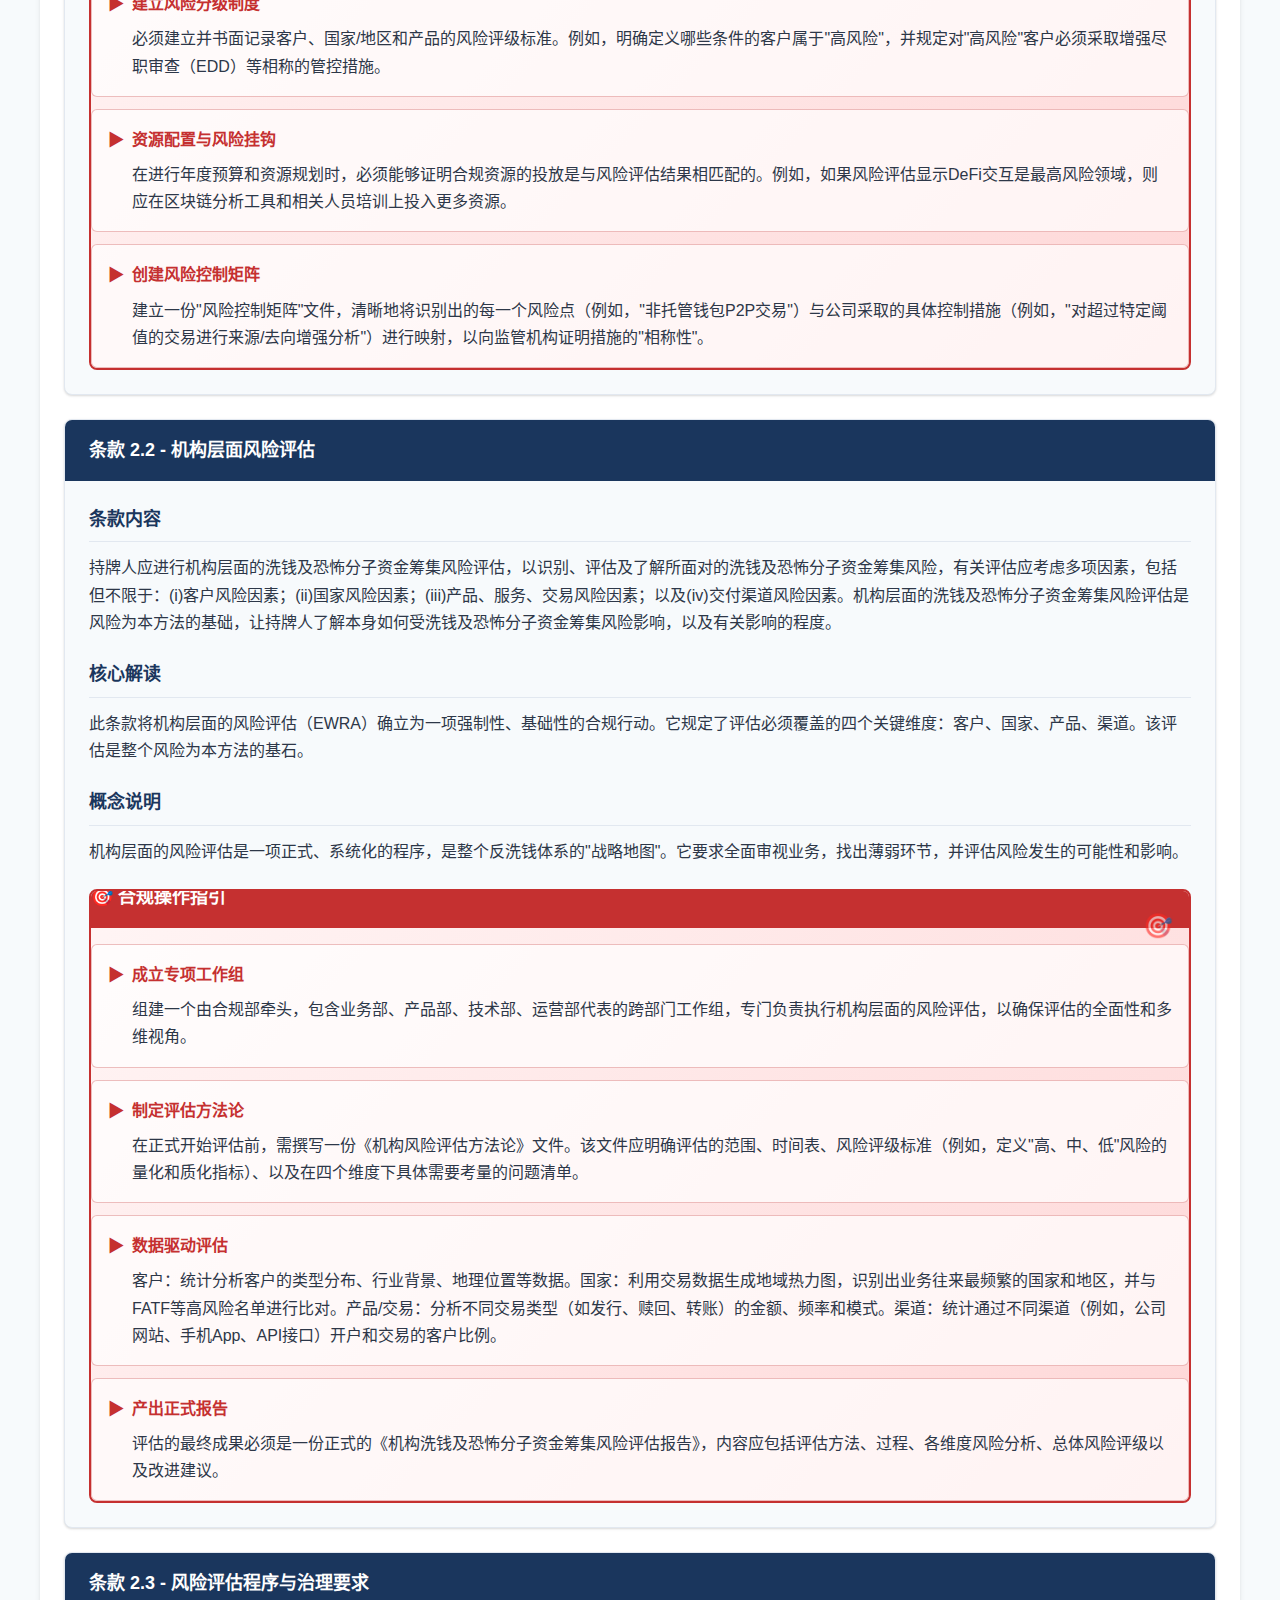
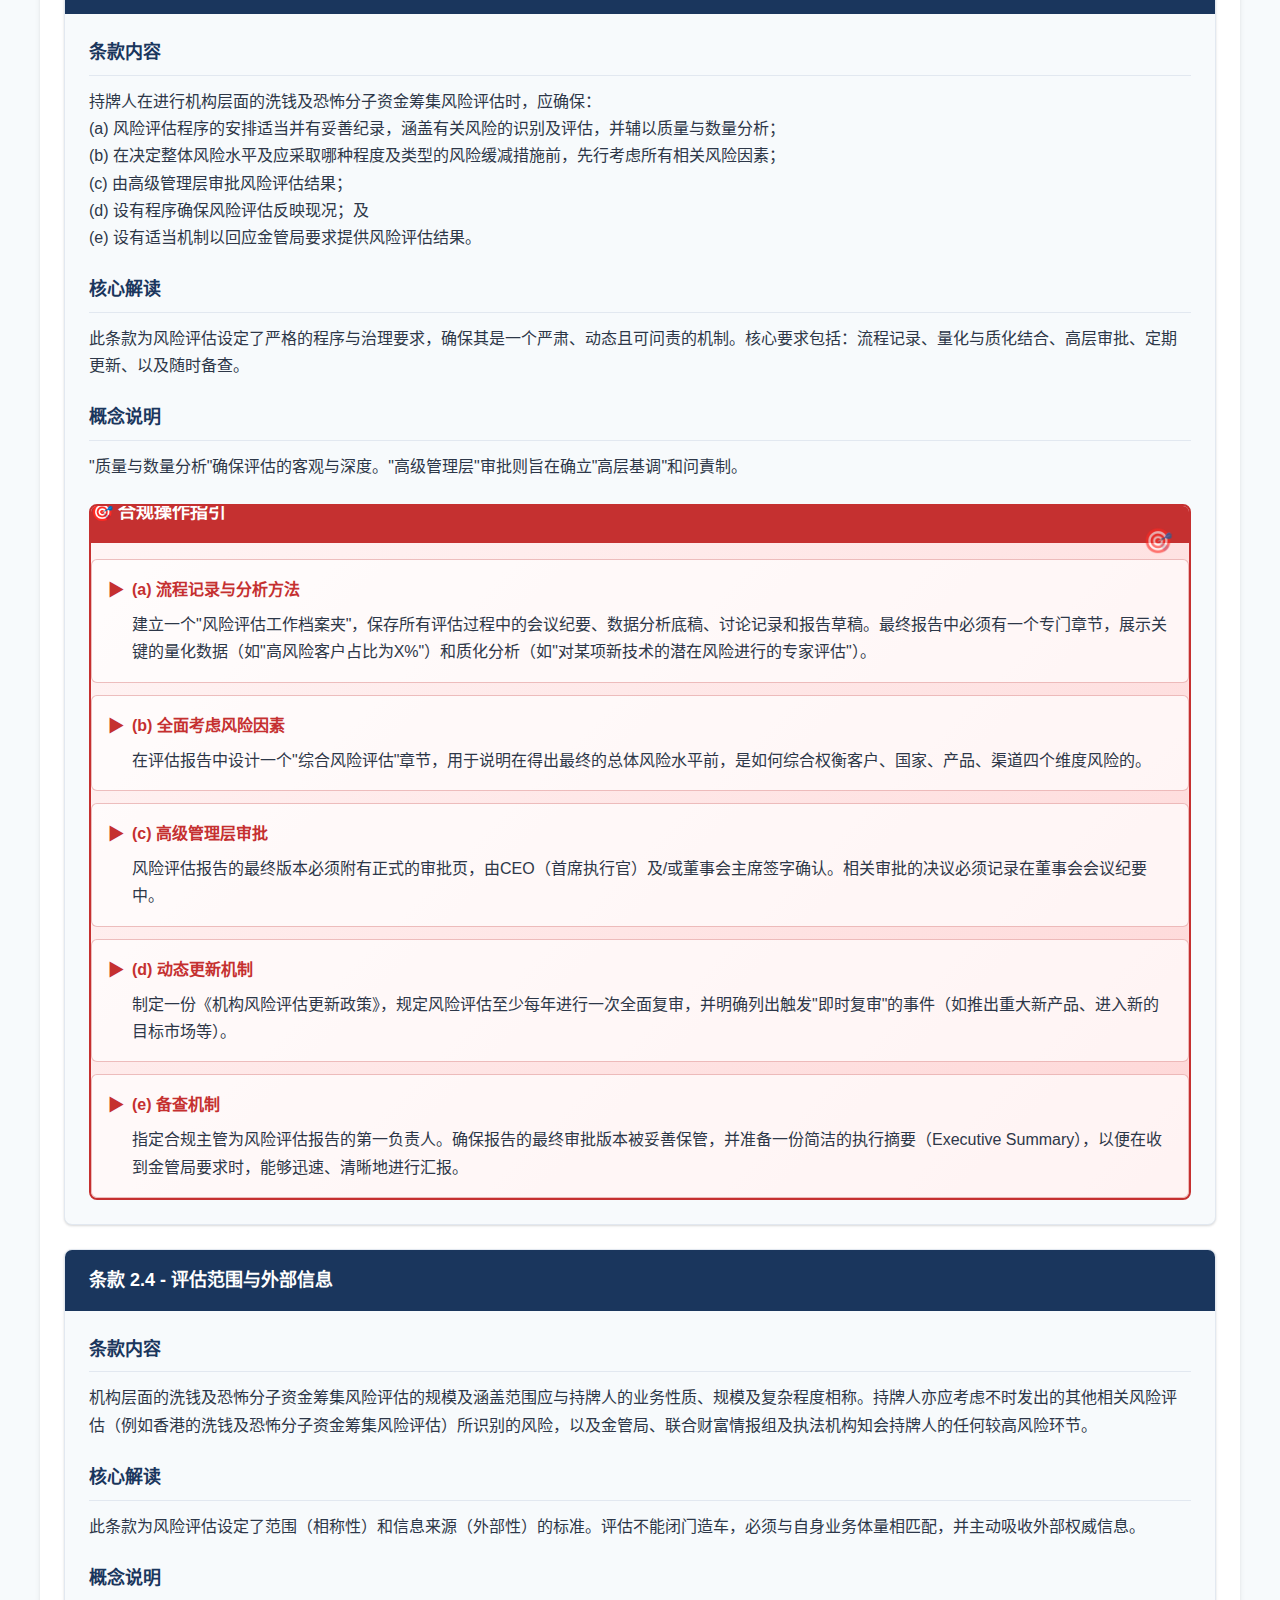
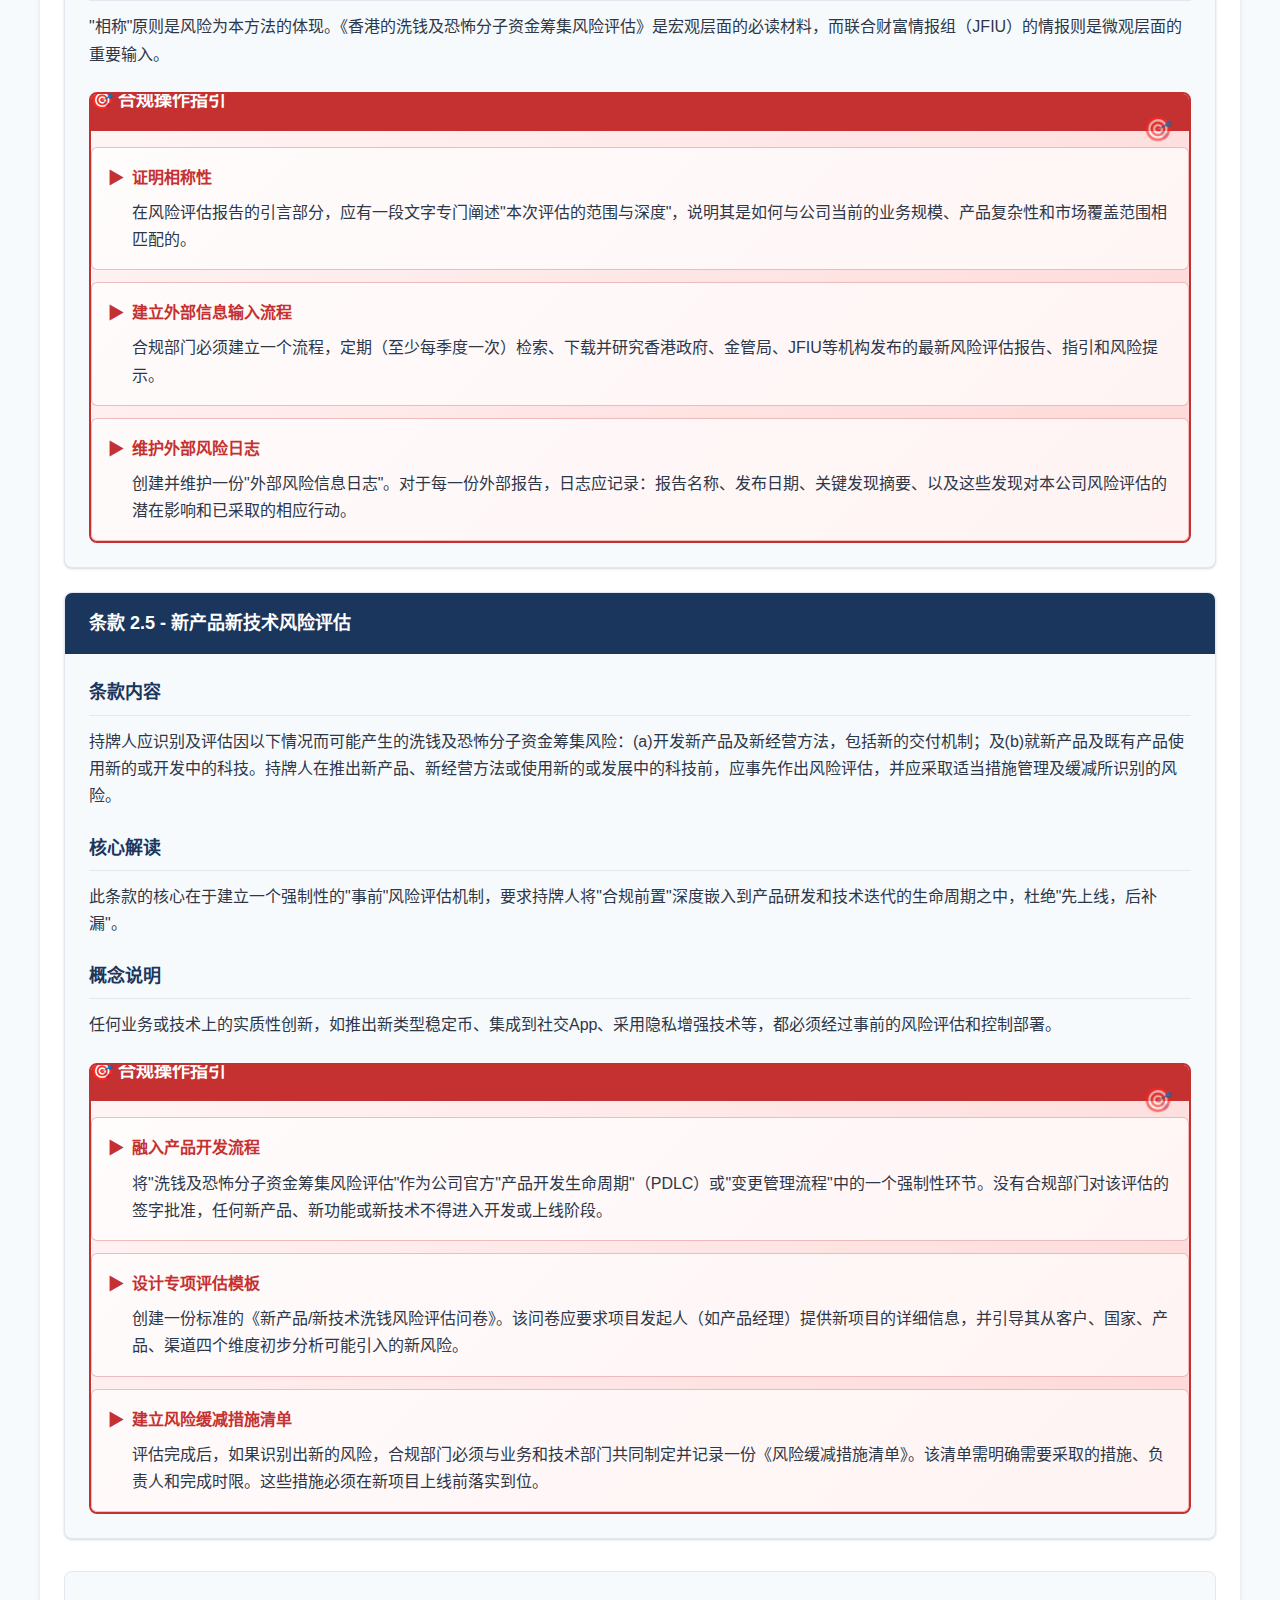
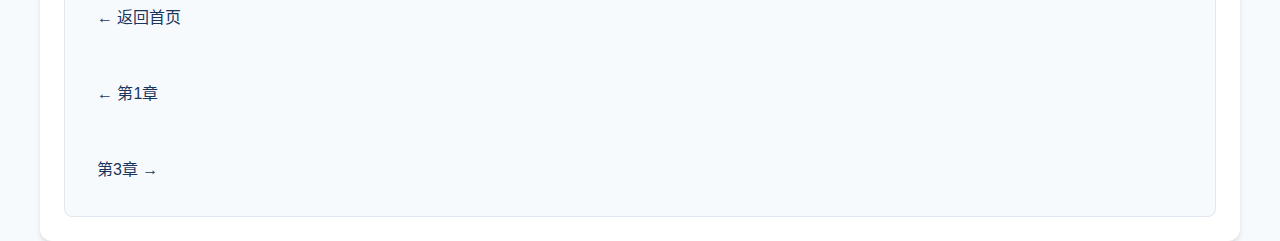
<file: chapters/chapter2.html>
<!DOCTYPE html>
<html lang="zh-CN">
<head>
    <meta charset="UTF-8">
    <meta name="viewport" content="width=device-width, initial-scale=1.0">
    <title>第2章 风险评估要求 - 香港稳定币监管法规解读</title>
    <meta name="description" content="第2章详解机构层面风险识别与评估要求，包括风险为本方法和风险评估程序">
    <link rel="stylesheet" href="../style.css">
</head>
<body>
    <div class="chapter-container">
        <!-- 章节头部 -->
        <header class="chapter-header">
            <h1 class="chapter-title-main">第2章 风险评估要求</h1>
            <p class="chapter-subtitle">机构层面风险识别与评估</p>
            <div class="chapter-meta">
                <span>共 5 个条款</span>
                <span>重点关注：合规操作指引</span>
                <span>更新时间：2025年1月</span>
            </div>
        </header>

        <!-- 章节导航 -->
        <nav class="chapter-nav">
            <div class="nav-links">
                <a href="../index.html" class="nav-link">← 返回首页</a>
                <a href="chapter1.html" class="nav-link">← 上一章</a>
                <a href="chapter3.html" class="nav-link">下一章 →</a>
            </div>
        </nav>

        <!-- 章节简介 -->
        <section class="chapter-intro">
            <h2>章节简介</h2>
            <p>本章规定了持牌人必须进行的风险评估工作，包括企业级风险评估的要求和风险为本方法的应用。重点强调机构层面风险评估的基础性作用和动态更新机制。</p>
            
            <div class="chapter-highlights">
                <h3>本章要点</h3>
                <ul>
                    <li>确立风险为本方法为合规基本原则</li>
                    <li>规定机构层面风险评估的四个维度</li>
                    <li>建立严格的评估程序与治理要求</li>
                    <li>强调风险评估的相称性和外部信息输入</li>
                    <li>要求对新产品和新技术进行事前风险评估</li>
                </ul>
            </div>
        </section>

        <!-- 条款内容 -->
        <main class="articles-container">
            <!-- 条款 2.1 -->
            <article class="article-item" id="article-2-1">
                <header class="article-header">
                    条款 2.1 - 风险为本方法
                </header>
                <div class="article-content">
                    <div class="article-section">
                        <h3 class="section-title">条款内容</h3>
                        <div class="section-content">
                            持牌人应采取风险为本方法制定及实施其打击洗钱及恐怖分子资金筹集政策、程序及管控措施（以下统称为"打击洗钱及恐怖分子资金筹集制度"）。持牌人应识别、评估及了解所面对有关其稳定币业务的洗钱及恐怖分子资金筹集风险，并采取与该等风险相称的打击洗钱及恐怖分子资金筹集措施，以有效管理及缓减有关风险。
                        </div>
                    </div>
                    
                    <div class="article-section">
                        <h3 class="section-title">核心解读</h3>
                        <div class="section-content">
                            此条款的核心是强制规定持牌人必须采用"风险为本方法"（Risk-Based Approach, RBA）作为其构建整个反洗钱合规体系的根本方法论。这体现为一个清晰的两步逻辑：1. 风险评估先行；2. 措施与风险相称。
                        </div>
                    </div>
                    
                    <div class="article-section">
                        <h3 class="section-title">概念说明</h3>
                        <div class="section-content">
                            "风险为本方法"是现代反洗钱监管的核心理念，要求资源配置与风险水平相匹配。关键是机构必须能够证明其风险评估的合理性和措施的适当性。"稳定币业务的洗钱风险"具有独特性，风险评估需要考虑多个维度。
                        </div>
                    </div>
                    
                    <div class="article-section compliance-guidance">
                        <h3 class="section-title">🎯 合规操作指引</h3>
                        <div class="section-content">
                            <ul class="compliance-list">
                                <li>
                                    <div class="compliance-item-title">政策声明</div>
                                    <div>公司的《反洗钱及恐怖分子资金筹集政策》文件首章应明确声明："本公司采用风险为本方法作为所有反洗钱工作的根本原则"，并简要描述上述的两步逻辑。</div>
                                </li>
                                <li>
                                    <div class="compliance-item-title">建立风险分级制度</div>
                                    <div>必须建立并书面记录客户、国家/地区和产品的风险评级标准。例如，明确定义哪些条件的客户属于"高风险"，并规定对"高风险"客户必须采取增强尽职审查（EDD）等相称的管控措施。</div>
                                </li>
                                <li>
                                    <div class="compliance-item-title">资源配置与风险挂钩</div>
                                    <div>在进行年度预算和资源规划时，必须能够证明合规资源的投放是与风险评估结果相匹配的。例如，如果风险评估显示DeFi交互是最高风险领域，则应在区块链分析工具和相关人员培训上投入更多资源。</div>
                                </li>
                                <li>
                                    <div class="compliance-item-title">创建风险控制矩阵</div>
                                    <div>建立一份"风险控制矩阵"文件，清晰地将识别出的每一个风险点（例如，"非托管钱包P2P交易"）与公司采取的具体控制措施（例如，"对超过特定阈值的交易进行来源/去向增强分析"）进行映射，以向监管机构证明措施的"相称性"。</div>
                                </li>
                            </ul>
                        </div>
                    </div>
                </div>
            </article>

            <!-- 条款 2.2 -->
            <article class="article-item" id="article-2-2">
                <header class="article-header">
                    条款 2.2 - 机构层面风险评估
                </header>
                <div class="article-content">
                    <div class="article-section">
                        <h3 class="section-title">条款内容</h3>
                        <div class="section-content">
                            持牌人应进行机构层面的洗钱及恐怖分子资金筹集风险评估，以识别、评估及了解所面对的洗钱及恐怖分子资金筹集风险，有关评估应考虑多项因素，包括但不限于：(i)客户风险因素；(ii)国家风险因素；(iii)产品、服务、交易风险因素；以及(iv)交付渠道风险因素。机构层面的洗钱及恐怖分子资金筹集风险评估是风险为本方法的基础，让持牌人了解本身如何受洗钱及恐怖分子资金筹集风险影响，以及有关影响的程度。
                        </div>
                    </div>
                    
                    <div class="article-section">
                        <h3 class="section-title">核心解读</h3>
                        <div class="section-content">
                            此条款将机构层面的风险评估（EWRA）确立为一项强制性、基础性的合规行动。它规定了评估必须覆盖的四个关键维度：客户、国家、产品、渠道。该评估是整个风险为本方法的基石。
                        </div>
                    </div>
                    
                    <div class="article-section">
                        <h3 class="section-title">概念说明</h3>
                        <div class="section-content">
                            机构层面的风险评估是一项正式、系统化的程序，是整个反洗钱体系的"战略地图"。它要求全面审视业务，找出薄弱环节，并评估风险发生的可能性和影响。
                        </div>
                    </div>
                    
                    <div class="article-section compliance-guidance">
                        <h3 class="section-title">🎯 合规操作指引</h3>
                        <div class="section-content">
                            <ul class="compliance-list">
                                <li>
                                    <div class="compliance-item-title">成立专项工作组</div>
                                    <div>组建一个由合规部牵头，包含业务部、产品部、技术部、运营部代表的跨部门工作组，专门负责执行机构层面的风险评估，以确保评估的全面性和多维视角。</div>
                                </li>
                                <li>
                                    <div class="compliance-item-title">制定评估方法论</div>
                                    <div>在正式开始评估前，需撰写一份《机构风险评估方法论》文件。该文件应明确评估的范围、时间表、风险评级标准（例如，定义"高、中、低"风险的量化和质化指标）、以及在四个维度下具体需要考量的问题清单。</div>
                                </li>
                                <li>
                                    <div class="compliance-item-title">数据驱动评估</div>
                                    <div>客户：统计分析客户的类型分布、行业背景、地理位置等数据。国家：利用交易数据生成地域热力图，识别出业务往来最频繁的国家和地区，并与FATF等高风险名单进行比对。产品/交易：分析不同交易类型（如发行、赎回、转账）的金额、频率和模式。渠道：统计通过不同渠道（例如，公司网站、手机App、API接口）开户和交易的客户比例。</div>
                                </li>
                                <li>
                                    <div class="compliance-item-title">产出正式报告</div>
                                    <div>评估的最终成果必须是一份正式的《机构洗钱及恐怖分子资金筹集风险评估报告》，内容应包括评估方法、过程、各维度风险分析、总体风险评级以及改进建议。</div>
                                </li>
                            </ul>
                        </div>
                    </div>
                </div>
            </article>

            <!-- 条款 2.3 -->
            <article class="article-item" id="article-2-3">
                <header class="article-header">
                    条款 2.3 - 风险评估程序与治理要求
                </header>
                <div class="article-content">
                    <div class="article-section">
                        <h3 class="section-title">条款内容</h3>
                        <div class="section-content">
                            持牌人在进行机构层面的洗钱及恐怖分子资金筹集风险评估时，应确保：<br>
                            (a) 风险评估程序的安排适当并有妥善纪录，涵盖有关风险的识别及评估，并辅以质量与数量分析；<br>
                            (b) 在决定整体风险水平及应采取哪种程度及类型的风险缓减措施前，先行考虑所有相关风险因素；<br>
                            (c) 由高级管理层审批风险评估结果；<br>
                            (d) 设有程序确保风险评估反映现况；及<br>
                            (e) 设有适当机制以回应金管局要求提供风险评估结果。
                        </div>
                    </div>
                    
                    <div class="article-section">
                        <h3 class="section-title">核心解读</h3>
                        <div class="section-content">
                            此条款为风险评估设定了严格的程序与治理要求，确保其是一个严肃、动态且可问责的机制。核心要求包括：流程记录、量化与质化结合、高层审批、定期更新、以及随时备查。
                        </div>
                    </div>
                    
                    <div class="article-section">
                        <h3 class="section-title">概念说明</h3>
                        <div class="section-content">
                            "质量与数量分析"确保评估的客观与深度。"高级管理层"审批则旨在确立"高层基调"和问責制。
                        </div>
                    </div>
                    
                    <div class="article-section compliance-guidance">
                        <h3 class="section-title">🎯 合规操作指引</h3>
                        <div class="section-content">
                            <ul class="compliance-list">
                                <li>
                                    <div class="compliance-item-title">(a) 流程记录与分析方法</div>
                                    <div>建立一个"风险评估工作档案夹"，保存所有评估过程中的会议纪要、数据分析底稿、讨论记录和报告草稿。最终报告中必须有一个专门章节，展示关键的量化数据（如"高风险客户占比为X%"）和质化分析（如"对某项新技术的潜在风险进行的专家评估"）。</div>
                                </li>
                                <li>
                                    <div class="compliance-item-title">(b) 全面考虑风险因素</div>
                                    <div>在评估报告中设计一个"综合风险评估"章节，用于说明在得出最终的总体风险水平前，是如何综合权衡客户、国家、产品、渠道四个维度风险的。</div>
                                </li>
                                <li>
                                    <div class="compliance-item-title">(c) 高级管理层审批</div>
                                    <div>风险评估报告的最终版本必须附有正式的审批页，由CEO（首席执行官）及/或董事会主席签字确认。相关审批的决议必须记录在董事会会议纪要中。</div>
                                </li>
                                <li>
                                    <div class="compliance-item-title">(d) 动态更新机制</div>
                                    <div>制定一份《机构风险评估更新政策》，规定风险评估至少每年进行一次全面复审，并明确列出触发"即时复审"的事件（如推出重大新产品、进入新的目标市场等）。</div>
                                </li>
                                <li>
                                    <div class="compliance-item-title">(e) 备查机制</div>
                                    <div>指定合规主管为风险评估报告的第一负责人。确保报告的最终审批版本被妥善保管，并准备一份简洁的执行摘要（Executive Summary），以便在收到金管局要求时，能够迅速、清晰地进行汇报。</div>
                                </li>
                            </ul>
                        </div>
                    </div>
                </div>
            </article>

            <!-- 条款 2.4 -->
            <article class="article-item" id="article-2-4">
                <header class="article-header">
                    条款 2.4 - 评估范围与外部信息
                </header>
                <div class="article-content">
                    <div class="article-section">
                        <h3 class="section-title">条款内容</h3>
                        <div class="section-content">
                            机构层面的洗钱及恐怖分子资金筹集风险评估的规模及涵盖范围应与持牌人的业务性质、规模及复杂程度相称。持牌人亦应考虑不时发出的其他相关风险评估（例如香港的洗钱及恐怖分子资金筹集风险评估）所识别的风险，以及金管局、联合财富情报组及执法机构知会持牌人的任何较高风险环节。
                        </div>
                    </div>
                    
                    <div class="article-section">
                        <h3 class="section-title">核心解读</h3>
                        <div class="section-content">
                            此条款为风险评估设定了范围（相称性）和信息来源（外部性）的标准。评估不能闭门造车，必须与自身业务体量相匹配，并主动吸收外部权威信息。
                        </div>
                    </div>
                    
                    <div class="article-section">
                        <h3 class="section-title">概念说明</h3>
                        <div class="section-content">
                            "相称"原则是风险为本方法的体现。《香港的洗钱及恐怖分子资金筹集风险评估》是宏观层面的必读材料，而联合财富情报组（JFIU）的情报则是微观层面的重要输入。
                        </div>
                    </div>
                    
                    <div class="article-section compliance-guidance">
                        <h3 class="section-title">🎯 合规操作指引</h3>
                        <div class="section-content">
                            <ul class="compliance-list">
                                <li>
                                    <div class="compliance-item-title">证明相称性</div>
                                    <div>在风险评估报告的引言部分，应有一段文字专门阐述"本次评估的范围与深度"，说明其是如何与公司当前的业务规模、产品复杂性和市场覆盖范围相匹配的。</div>
                                </li>
                                <li>
                                    <div class="compliance-item-title">建立外部信息输入流程</div>
                                    <div>合规部门必须建立一个流程，定期（至少每季度一次）检索、下载并研究香港政府、金管局、JFIU等机构发布的最新风险评估报告、指引和风险提示。</div>
                                </li>
                                <li>
                                    <div class="compliance-item-title">维护外部风险日志</div>
                                    <div>创建并维护一份"外部风险信息日志"。对于每一份外部报告，日志应记录：报告名称、发布日期、关键发现摘要、以及这些发现对本公司风险评估的潜在影响和已采取的相应行动。</div>
                                </li>
                            </ul>
                        </div>
                    </div>
                </div>
            </article>

            <!-- 条款 2.5 -->
            <article class="article-item" id="article-2-5">
                <header class="article-header">
                    条款 2.5 - 新产品新技术风险评估
                </header>
                <div class="article-content">
                    <div class="article-section">
                        <h3 class="section-title">条款内容</h3>
                        <div class="section-content">
                            持牌人应识别及评估因以下情况而可能产生的洗钱及恐怖分子资金筹集风险：(a)开发新产品及新经营方法，包括新的交付机制；及(b)就新产品及既有产品使用新的或开发中的科技。持牌人在推出新产品、新经营方法或使用新的或发展中的科技前，应事先作出风险评估，并应采取适当措施管理及缓减所识别的风险。
                        </div>
                    </div>
                    
                    <div class="article-section">
                        <h3 class="section-title">核心解读</h3>
                        <div class="section-content">
                            此条款的核心在于建立一个强制性的"事前"风险评估机制，要求持牌人将"合规前置"深度嵌入到产品研发和技术迭代的生命周期之中，杜绝"先上线，后补漏"。
                        </div>
                    </div>
                    
                    <div class="article-section">
                        <h3 class="section-title">概念说明</h3>
                        <div class="section-content">
                            任何业务或技术上的实质性创新，如推出新类型稳定币、集成到社交App、采用隐私增强技术等，都必须经过事前的风险评估和控制部署。
                        </div>
                    </div>
                    
                    <div class="article-section compliance-guidance">
                        <h3 class="section-title">🎯 合规操作指引</h3>
                        <div class="section-content">
                            <ul class="compliance-list">
                                <li>
                                    <div class="compliance-item-title">融入产品开发流程</div>
                                    <div>将"洗钱及恐怖分子资金筹集风险评估"作为公司官方"产品开发生命周期"（PDLC）或"变更管理流程"中的一个强制性环节。没有合规部门对该评估的签字批准，任何新产品、新功能或新技术不得进入开发或上线阶段。</div>
                                </li>
                                <li>
                                    <div class="compliance-item-title">设计专项评估模板</div>
                                    <div>创建一份标准的《新产品/新技术洗钱风险评估问卷》。该问卷应要求项目发起人（如产品经理）提供新项目的详细信息，并引导其从客户、国家、产品、渠道四个维度初步分析可能引入的新风险。</div>
                                </li>
                                <li>
                                    <div class="compliance-item-title">建立风险缓减措施清单</div>
                                    <div>评估完成后，如果识别出新的风险，合规部门必须与业务和技术部门共同制定并记录一份《风险缓减措施清单》。该清单需明确需要采取的措施、负责人和完成时限。这些措施必须在新项目上线前落实到位。</div>
                                </li>
                            </ul>
                        </div>
                    </div>
                </div>
            </article>
        </main>

        <!-- 章节导航 -->
        <nav class="chapter-nav chapter-nav-bottom">
            <div class="nav-links">
                <a href="../index.html" class="nav-link">← 返回首页</a>
                <a href="chapter1.html" class="nav-link">← 第1章</a>
                <a href="chapter3.html" class="nav-link">第3章 →</a>
            </div>
        </nav>

        <!-- 章节目录 -->
        <aside class="chapter-toc">
            <h3>本章目录</h3>
            <ul>
                <li><a href="#article-2-1">条款 2.1 - 风险为本方法</a></li>
                <li><a href="#article-2-2">条款 2.2 - 机构层面风险评估</a></li>
                <li><a href="#article-2-3">条款 2.3 - 风险评估程序与治理要求</a></li>
                <li><a href="#article-2-4">条款 2.4 - 评估范围与外部信息</a></li>
                <li><a href="#article-2-5">条款 2.5 - 新产品新技术风险评估</a></li>
            </ul>
        </aside>
    </div>

    <!-- 回到顶部按钮 -->
    <button id="backToTop" class="back-to-top" onclick="scrollToTop()" title="回到顶部">
        <span>↑</span>
    </button>

    <!-- JavaScript -->
    <script>
        // 回到顶部功能
        function scrollToTop() {
            window.scrollTo({
                top: 0,
                behavior: 'smooth'
            });
        }

        // 显示/隐藏回到顶部按钮
        window.addEventListener('scroll', function() {
            const backToTopBtn = document.getElementById('backToTop');
            if (window.pageYOffset > 300) {
                backToTopBtn.classList.add('visible');
            } else {
                backToTopBtn.classList.remove('visible');
            }
        });

        // 平滑滚动到锚点
        document.querySelectorAll('a[href^="#"]').forEach(anchor => {
            anchor.addEventListener('click', function (e) {
                e.preventDefault();
                const target = document.querySelector(this.getAttribute('href'));
                if (target) {
                    target.scrollIntoView({
                        behavior: 'smooth',
                        block: 'start'
                    });
                }
            });
        });
    </script>
</body>
</html>
</file>
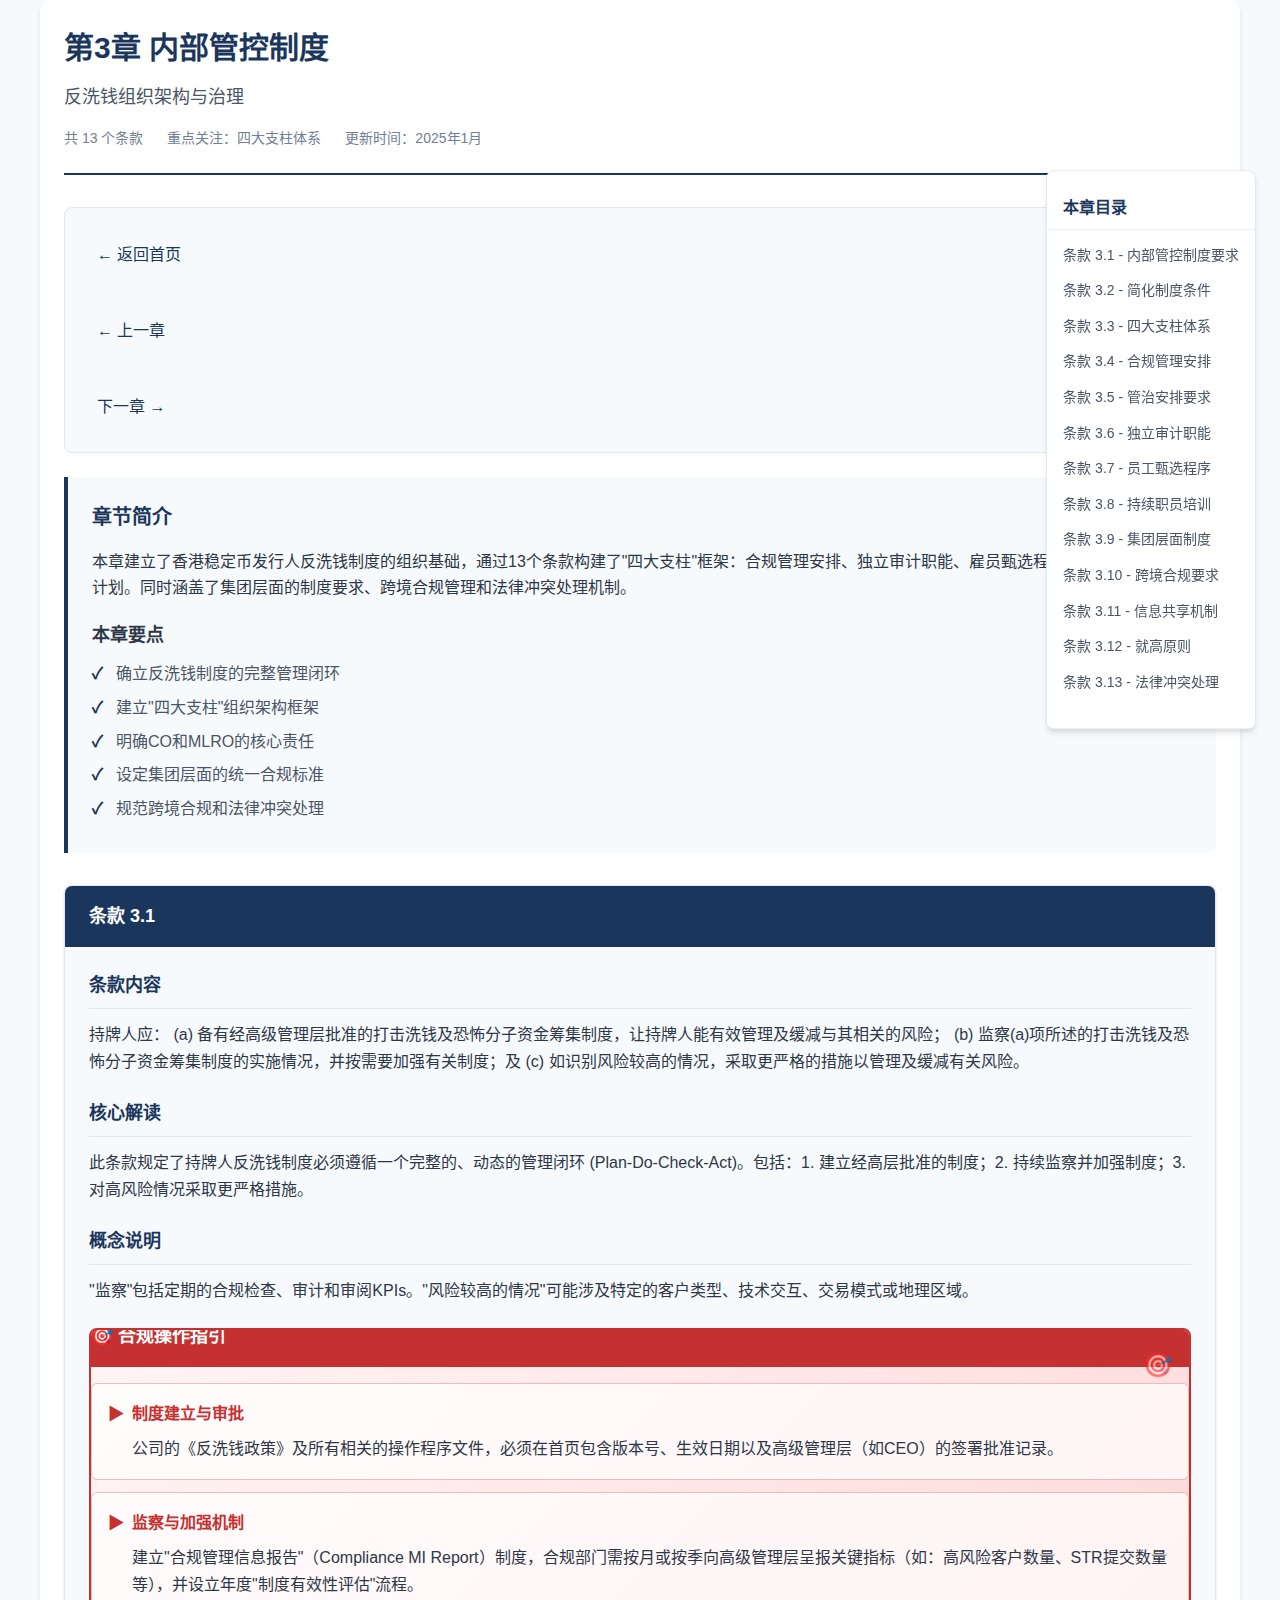
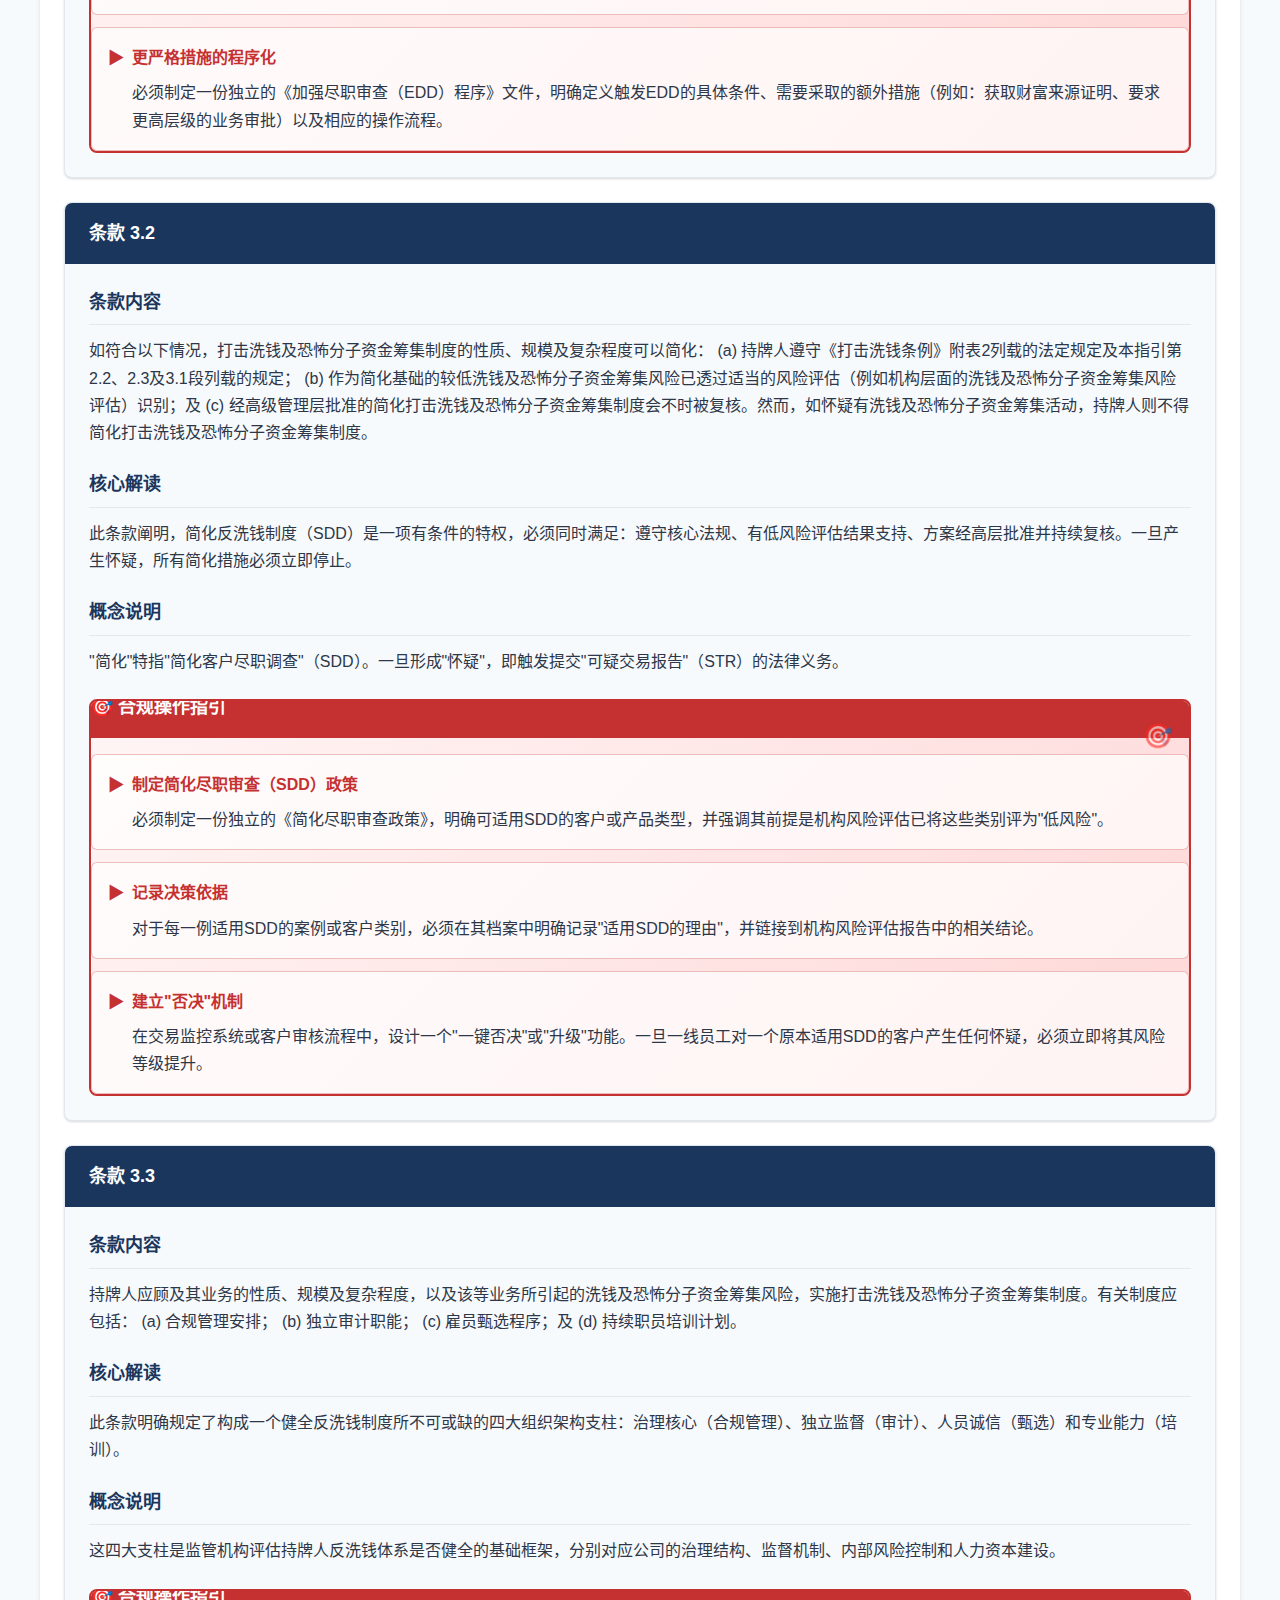
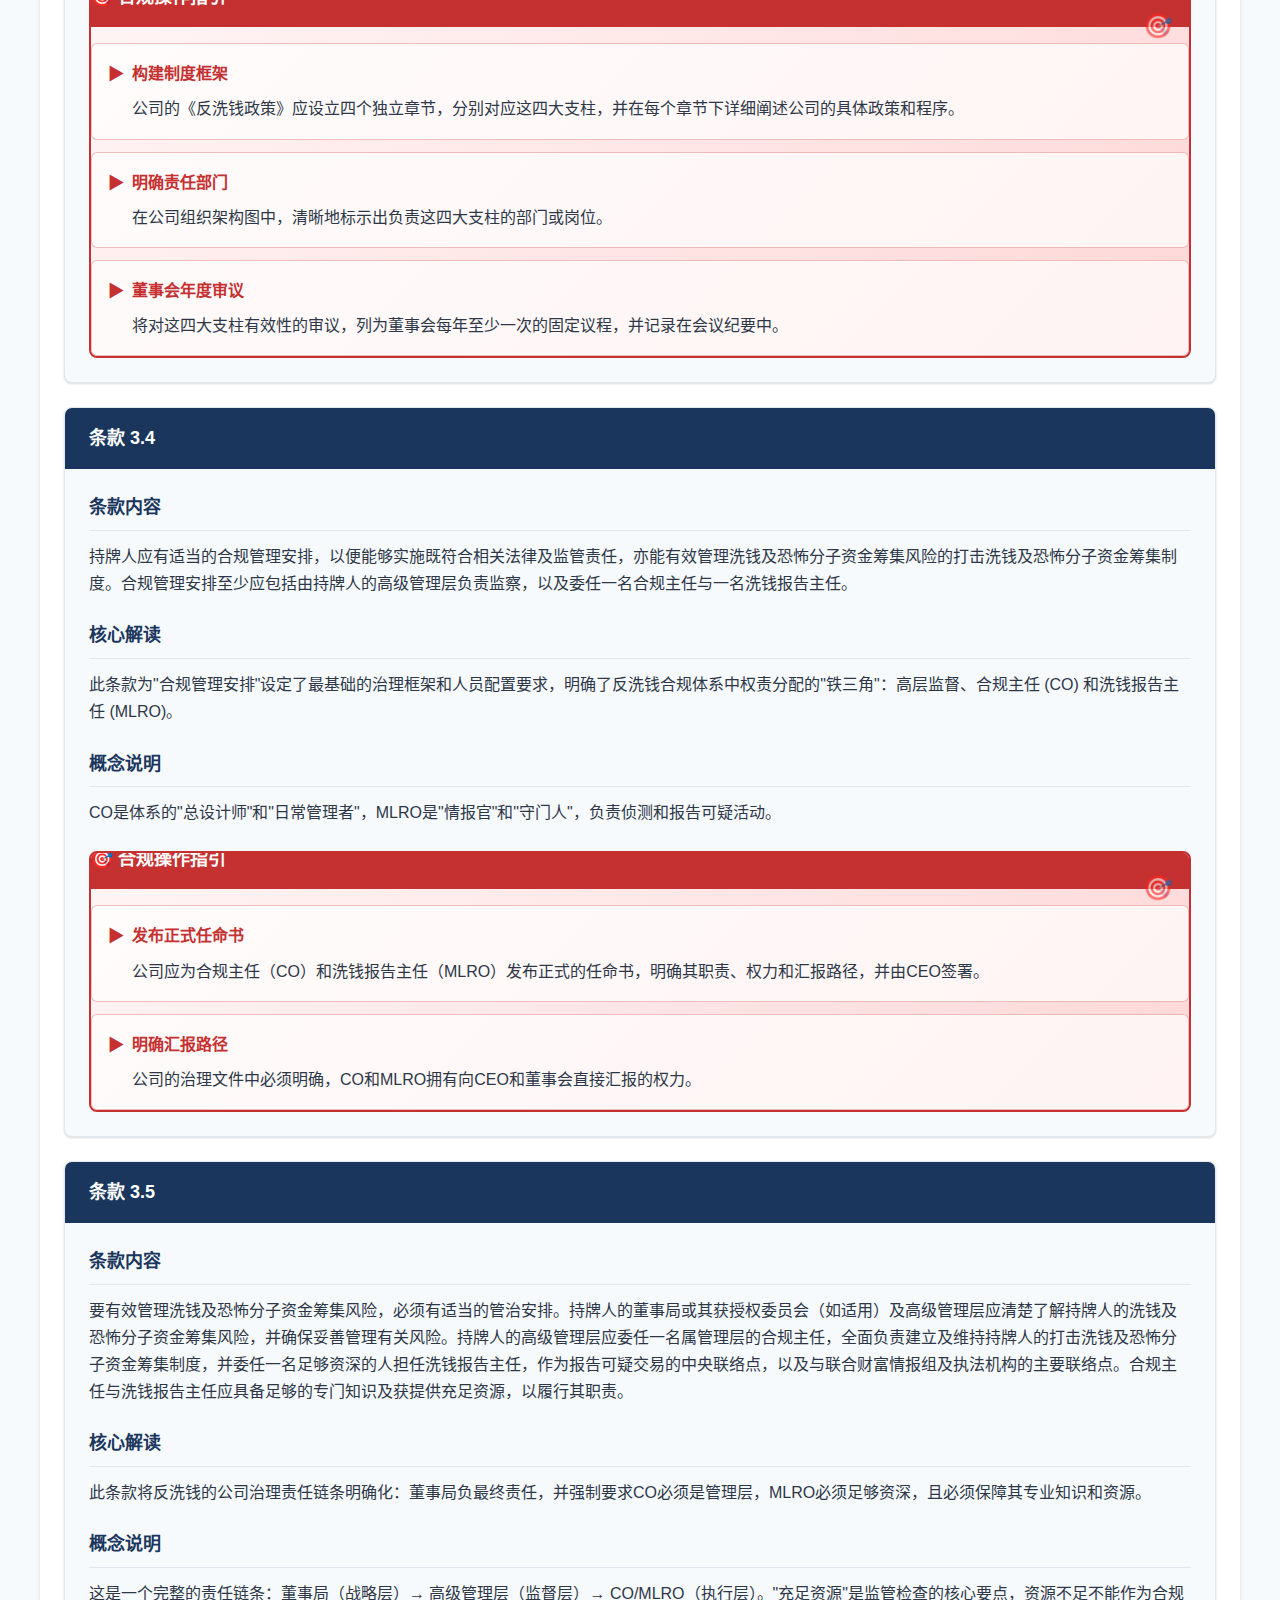
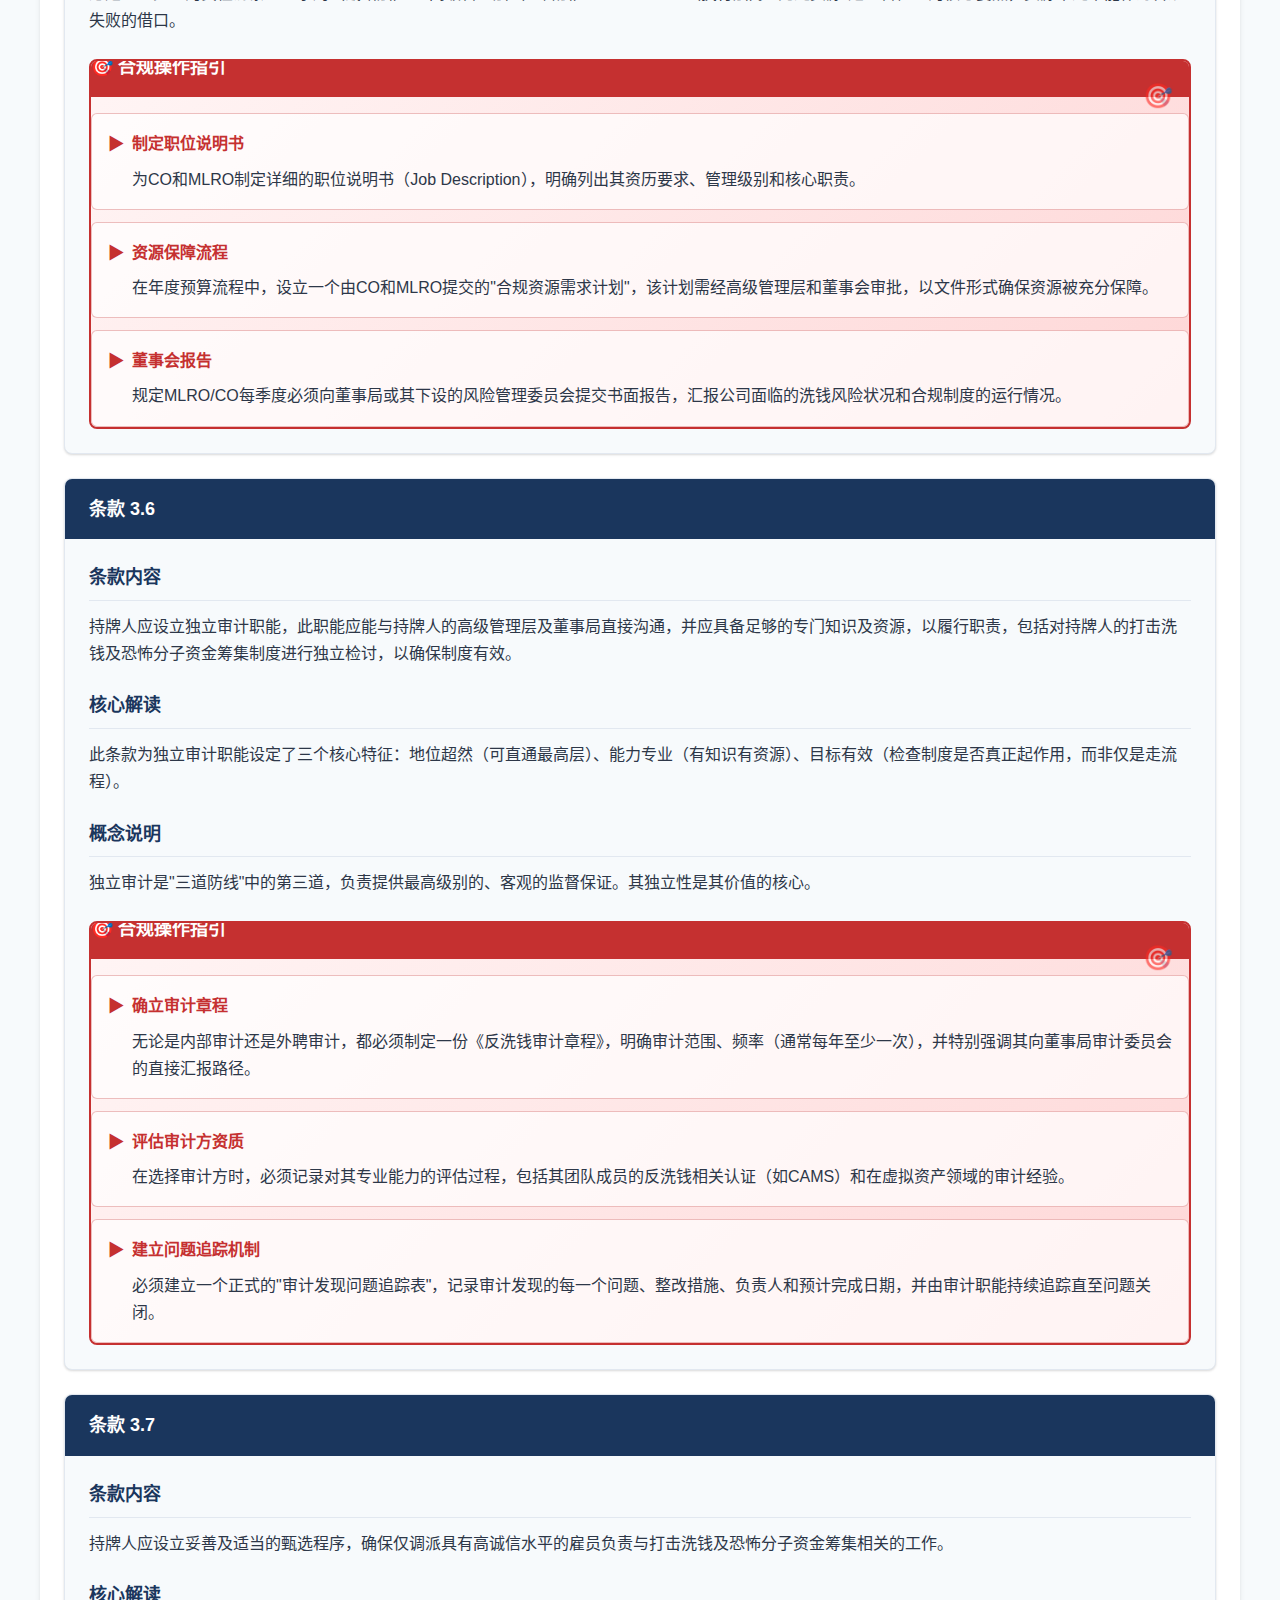
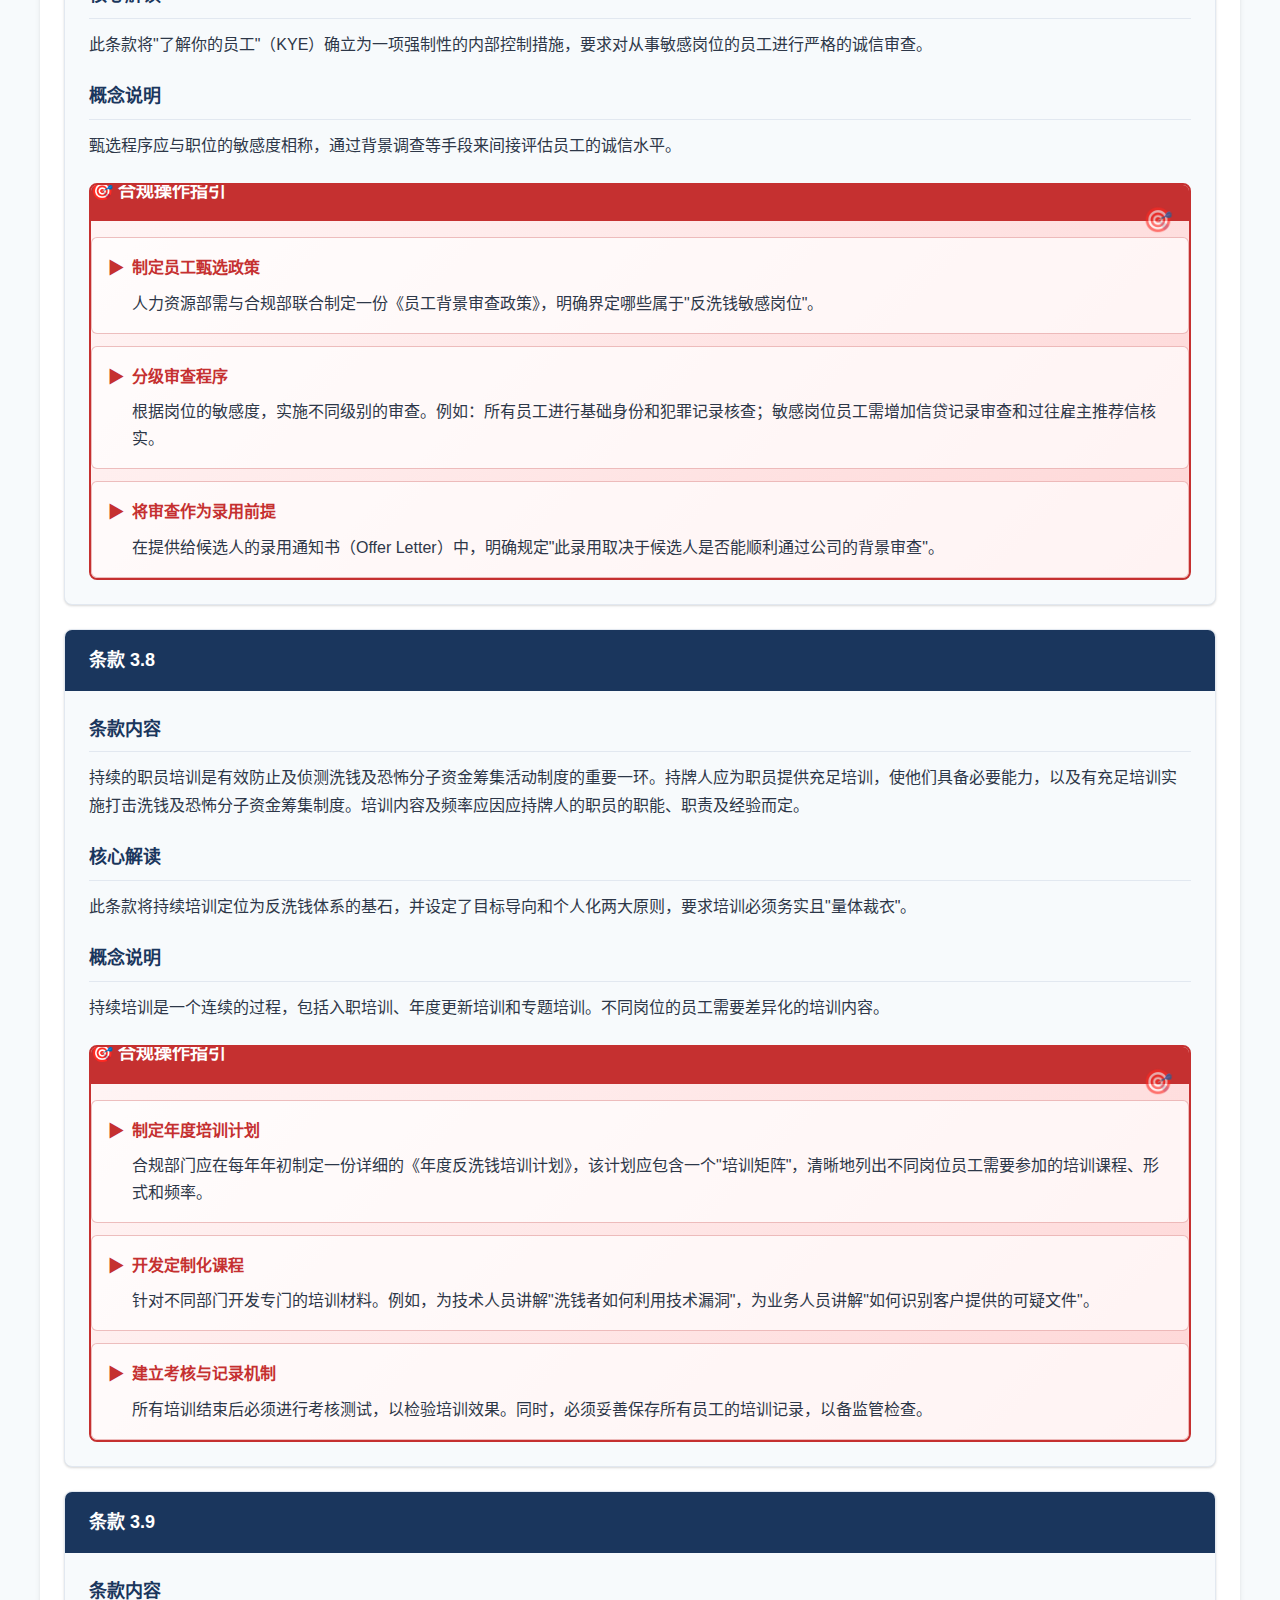
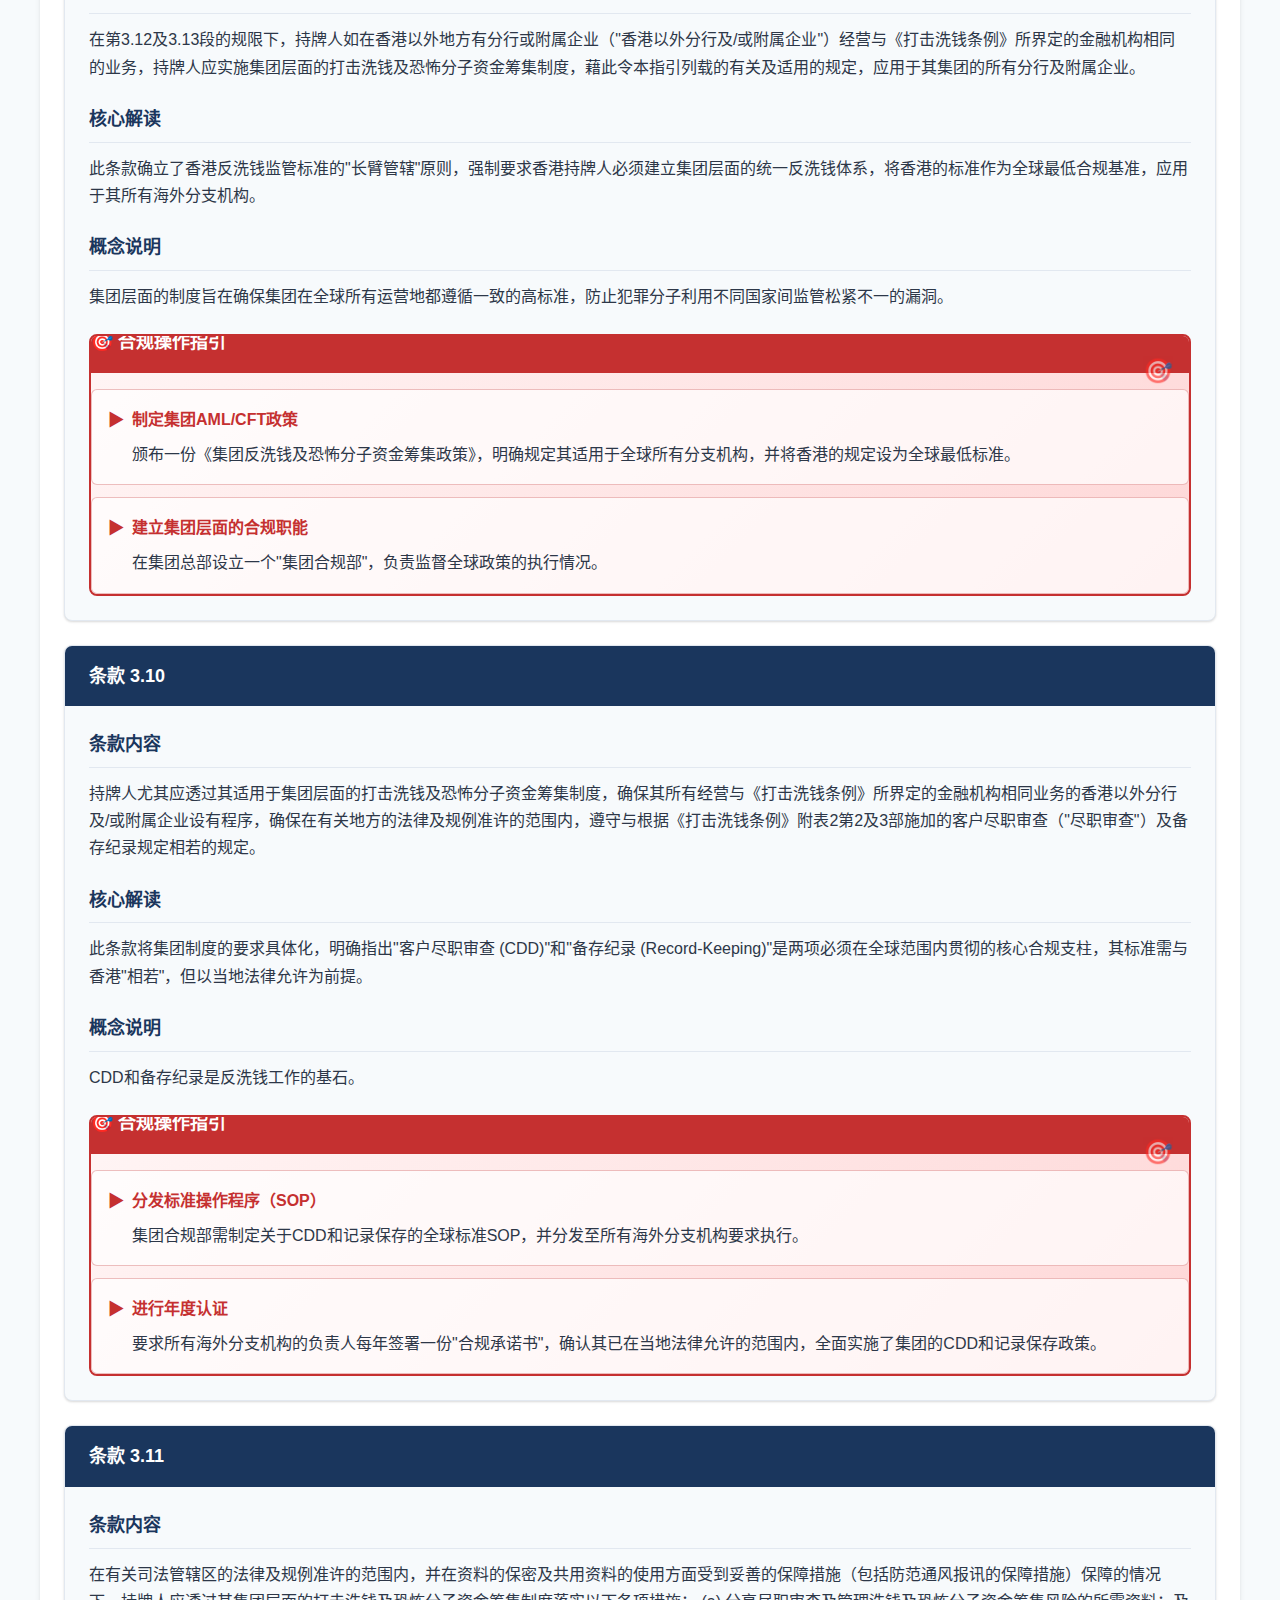
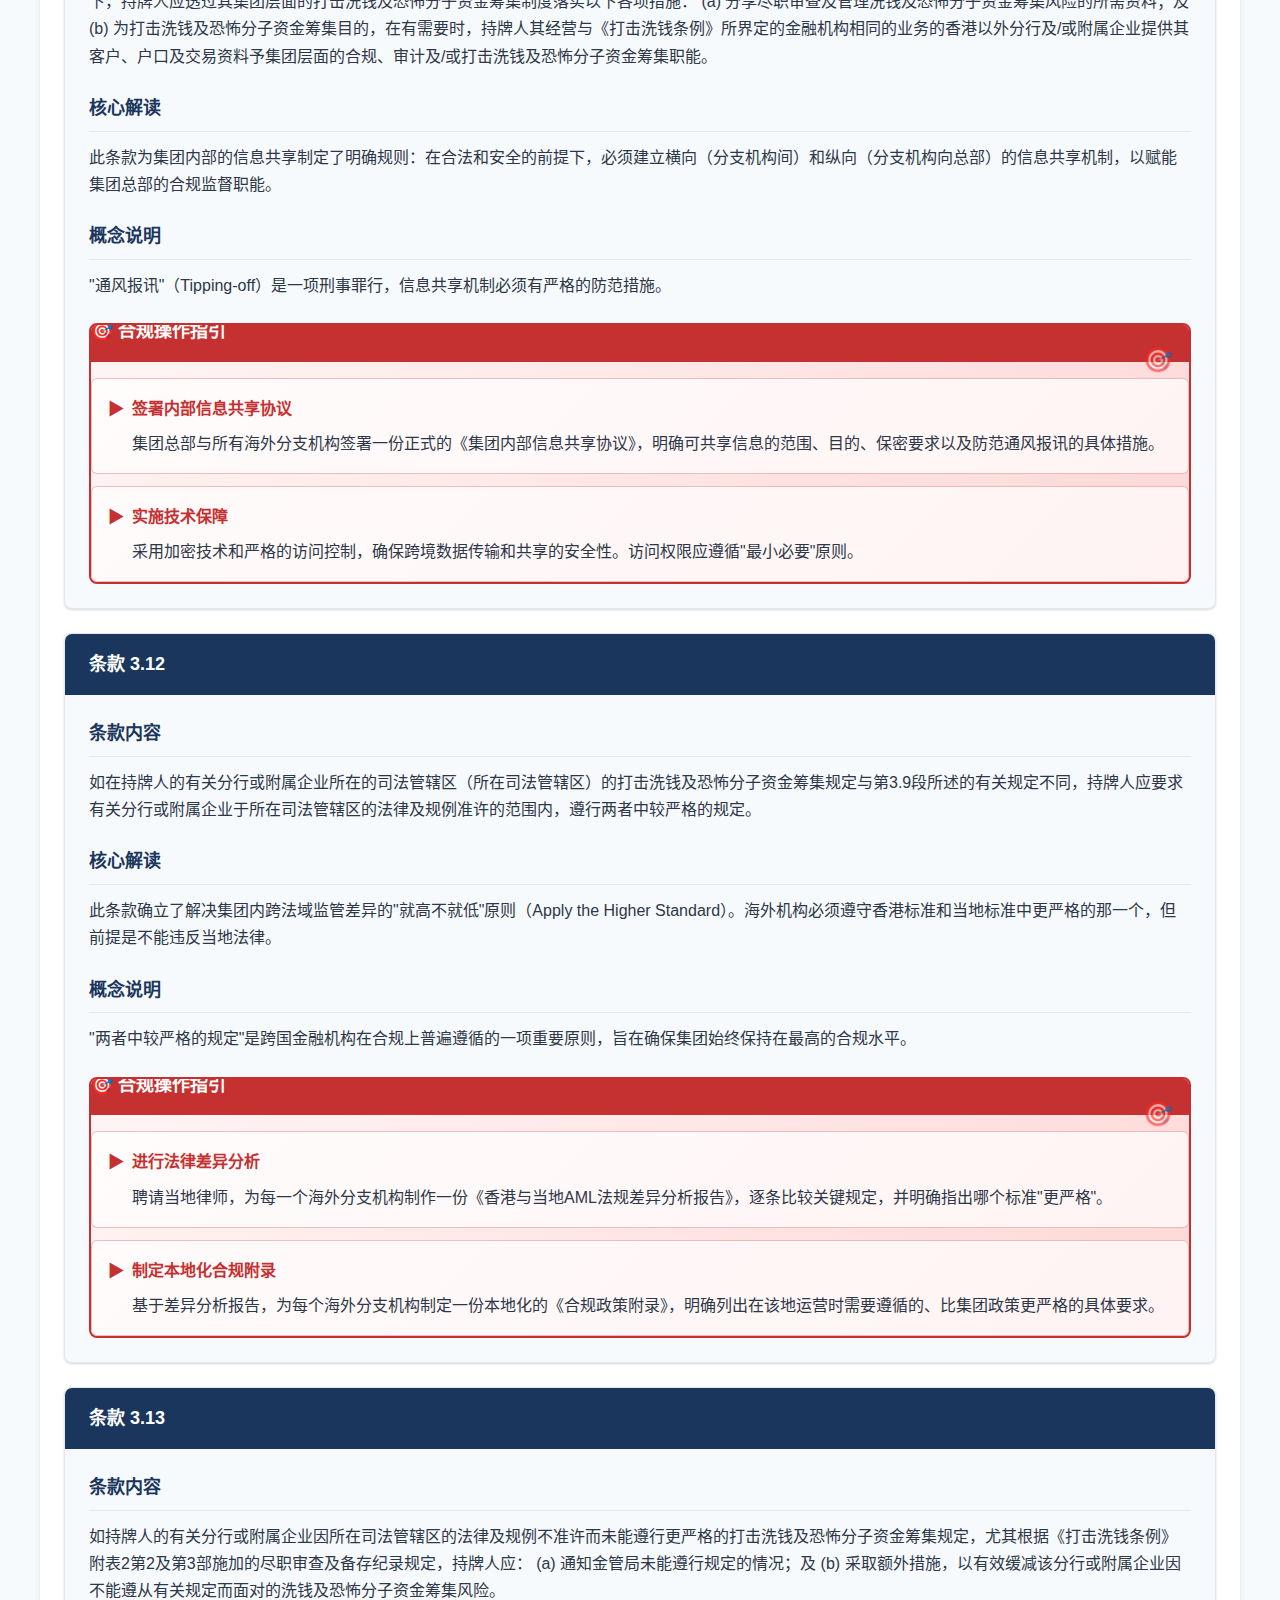
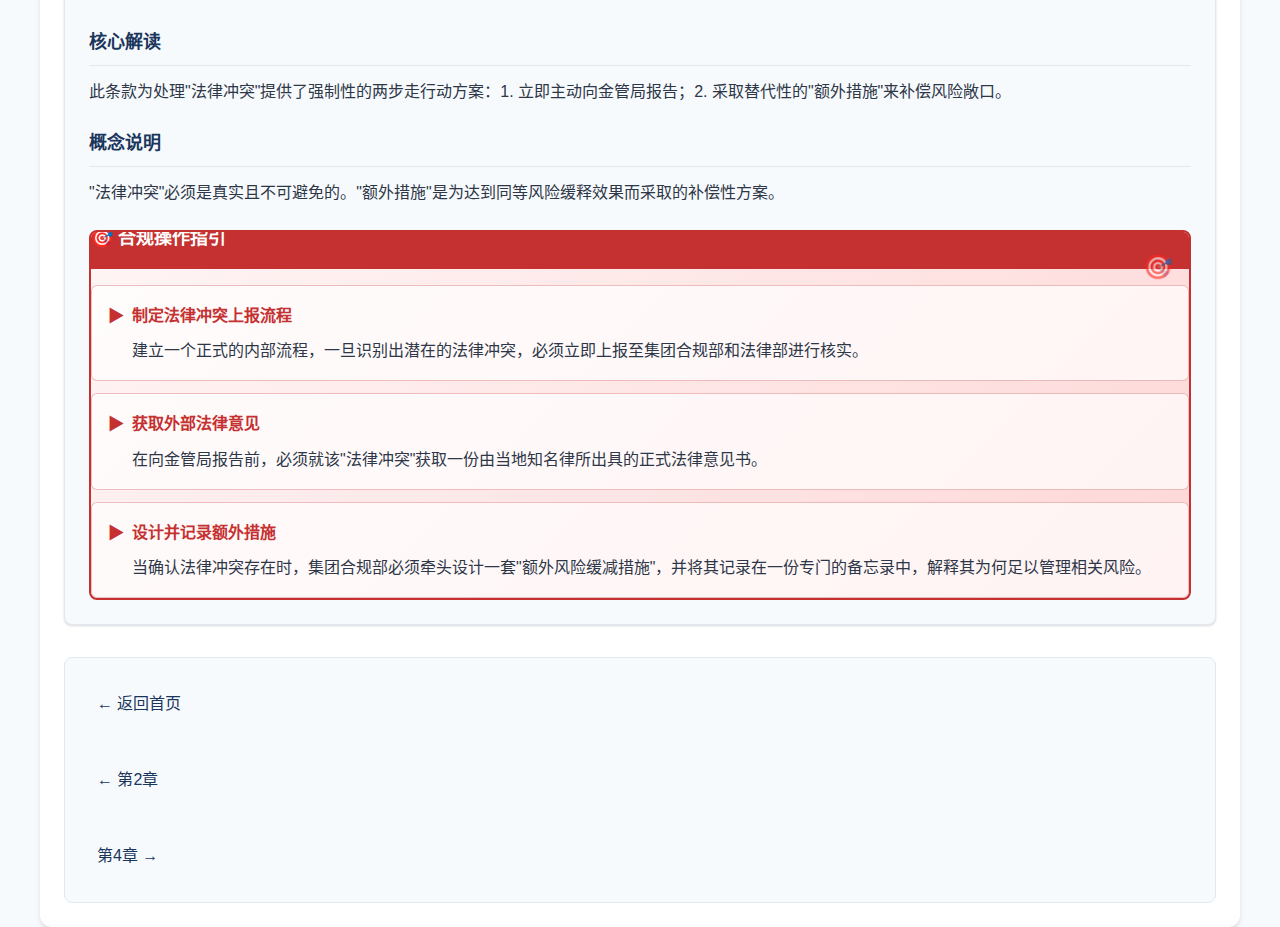
<file: chapters/chapter3.html>
<!DOCTYPE html>
<html lang="zh-CN">
<head>
    <meta charset="UTF-8">
    <meta name="viewport" content="width=device-width, initial-scale=1.0">
    <title>第3章 内部管控制度 - 香港稳定币监管法规解读</title>
    <meta name="description" content="第3章详解反洗钱组织架构与治理要求，包括制度建立、合规管理、审计职能、员工甄选等13个条款">
    <link rel="stylesheet" href="../style.css">
</head>
<body>
    <div class="chapter-container">
        <!-- 章节头部 -->
        <header class="chapter-header">
            <h1 class="chapter-title-main">第3章 内部管控制度</h1>
            <p class="chapter-subtitle">反洗钱组织架构与治理</p>
            <div class="chapter-meta">
                <span>共 13 个条款</span>
                <span>重点关注：四大支柱体系</span>
                <span>更新时间：2025年1月</span>
            </div>
        </header>

        <!-- 章节导航 -->
        <nav class="chapter-nav">
            <div class="nav-links">
                <a href="../index.html" class="nav-link">← 返回首页</a>
                <a href="chapter2.html" class="nav-link">← 上一章</a>
                <a href="chapter4.html" class="nav-link">下一章 →</a>
            </div>
        </nav>

        <!-- 章节简介 -->
        <section class="chapter-intro">
            <h2>章节简介</h2>
            <p>本章建立了香港稳定币发行人反洗钱制度的组织基础，通过13个条款构建了"四大支柱"框架：合规管理安排、独立审计职能、雇员甄选程序和持续职员培训计划。同时涵盖了集团层面的制度要求、跨境合规管理和法律冲突处理机制。</p>
            
            <div class="chapter-highlights">
                <h3>本章要点</h3>
                <ul>
                    <li>确立反洗钱制度的完整管理闭环</li>
                    <li>建立"四大支柱"组织架构框架</li>
                    <li>明确CO和MLRO的核心责任</li>
                    <li>设定集团层面的统一合规标准</li>
                    <li>规范跨境合规和法律冲突处理</li>
                </ul>
            </div>
        </section>

        <!-- 条款内容 -->
        <main class="articles-container">
            <!-- 条款 3.1 -->
            <article class="article-item" id="article-3-1">
                <header class="article-header">
                    条款 3.1
                </header>
                <div class="article-content">
                    <div class="article-section">
                        <h3 class="section-title">条款内容</h3>
                        <div class="section-content">
                            持牌人应：
                            (a) 备有经高级管理层批准的打击洗钱及恐怖分子资金筹集制度，让持牌人能有效管理及缓减与其相关的风险；
                            (b) 监察(a)项所述的打击洗钱及恐怖分子资金筹集制度的实施情况，并按需要加强有关制度；及
                            (c) 如识别风险较高的情况，采取更严格的措施以管理及缓减有关风险。
                        </div>
                    </div>
                    
                    <div class="article-section">
                        <h3 class="section-title">核心解读</h3>
                        <div class="section-content">
                            此条款规定了持牌人反洗钱制度必须遵循一个完整的、动态的管理闭环 (Plan-Do-Check-Act)。包括：1. 建立经高层批准的制度；2. 持续监察并加强制度；3. 对高风险情况采取更严格措施。
                        </div>
                    </div>
                    
                    <div class="article-section">
                        <h3 class="section-title">概念说明</h3>
                        <div class="section-content">
                            "监察"包括定期的合规检查、审计和审阅KPIs。"风险较高的情况"可能涉及特定的客户类型、技术交互、交易模式或地理区域。
                        </div>
                    </div>
                    
                    <div class="article-section compliance-guidance">
                        <h3 class="section-title">🎯 合规操作指引</h3>
                        <div class="section-content">
                            <ul class="compliance-list">
                                <li>
                                    <div class="compliance-item-title">制度建立与审批</div>
                                    <div>公司的《反洗钱政策》及所有相关的操作程序文件，必须在首页包含版本号、生效日期以及高级管理层（如CEO）的签署批准记录。</div>
                                </li>
                                <li>
                                    <div class="compliance-item-title">监察与加强机制</div>
                                    <div>建立"合规管理信息报告"（Compliance MI Report）制度，合规部门需按月或按季向高级管理层呈报关键指标（如：高风险客户数量、STR提交数量等），并设立年度"制度有效性评估"流程。</div>
                                </li>
                                <li>
                                    <div class="compliance-item-title">更严格措施的程序化</div>
                                    <div>必须制定一份独立的《加强尽职审查（EDD）程序》文件，明确定义触发EDD的具体条件、需要采取的额外措施（例如：获取财富来源证明、要求更高层级的业务审批）以及相应的操作流程。</div>
                                </li>
                            </ul>
                        </div>
                    </div>
                </div>
            </article>

            <!-- 条款 3.2 -->
            <article class="article-item" id="article-3-2">
                <header class="article-header">
                    条款 3.2
                </header>
                <div class="article-content">
                    <div class="article-section">
                        <h3 class="section-title">条款内容</h3>
                        <div class="section-content">
                            如符合以下情况，打击洗钱及恐怖分子资金筹集制度的性质、规模及复杂程度可以简化：
                            (a) 持牌人遵守《打击洗钱条例》附表2列载的法定规定及本指引第2.2、2.3及3.1段列载的规定；
                            (b) 作为简化基础的较低洗钱及恐怖分子资金筹集风险已透过适当的风险评估（例如机构层面的洗钱及恐怖分子资金筹集风险评估）识别；及
                            (c) 经高级管理层批准的简化打击洗钱及恐怖分子资金筹集制度会不时被复核。然而，如怀疑有洗钱及恐怖分子资金筹集活动，持牌人则不得简化打击洗钱及恐怖分子资金筹集制度。
                        </div>
                    </div>
                    
                    <div class="article-section">
                        <h3 class="section-title">核心解读</h3>
                        <div class="section-content">
                            此条款阐明，简化反洗钱制度（SDD）是一项有条件的特权，必须同时满足：遵守核心法规、有低风险评估结果支持、方案经高层批准并持续复核。一旦产生怀疑，所有简化措施必须立即停止。
                        </div>
                    </div>
                    
                    <div class="article-section">
                        <h3 class="section-title">概念说明</h3>
                        <div class="section-content">
                            "简化"特指"简化客户尽职调查"（SDD）。一旦形成"怀疑"，即触发提交"可疑交易报告"（STR）的法律义务。
                        </div>
                    </div>
                    
                    <div class="article-section compliance-guidance">
                        <h3 class="section-title">🎯 合规操作指引</h3>
                        <div class="section-content">
                            <ul class="compliance-list">
                                <li>
                                    <div class="compliance-item-title">制定简化尽职审查（SDD）政策</div>
                                    <div>必须制定一份独立的《简化尽职审查政策》，明确可适用SDD的客户或产品类型，并强调其前提是机构风险评估已将这些类别评为"低风险"。</div>
                                </li>
                                <li>
                                    <div class="compliance-item-title">记录决策依据</div>
                                    <div>对于每一例适用SDD的案例或客户类别，必须在其档案中明确记录"适用SDD的理由"，并链接到机构风险评估报告中的相关结论。</div>
                                </li>
                                <li>
                                    <div class="compliance-item-title">建立"否决"机制</div>
                                    <div>在交易监控系统或客户审核流程中，设计一个"一键否决"或"升级"功能。一旦一线员工对一个原本适用SDD的客户产生任何怀疑，必须立即将其风险等级提升。</div>
                                </li>
                            </ul>
                        </div>
                    </div>
                </div>
            </article>

            <!-- 条款 3.3 -->
            <article class="article-item" id="article-3-3">
                <header class="article-header">
                    条款 3.3
                </header>
                <div class="article-content">
                    <div class="article-section">
                        <h3 class="section-title">条款内容</h3>
                        <div class="section-content">
                            持牌人应顾及其业务的性质、规模及复杂程度，以及该等业务所引起的洗钱及恐怖分子资金筹集风险，实施打击洗钱及恐怖分子资金筹集制度。有关制度应包括：
                            (a) 合规管理安排；
                            (b) 独立审计职能；
                            (c) 雇员甄选程序；及
                            (d) 持续职员培训计划。
                        </div>
                    </div>
                    
                    <div class="article-section">
                        <h3 class="section-title">核心解读</h3>
                        <div class="section-content">
                            此条款明确规定了构成一个健全反洗钱制度所不可或缺的四大组织架构支柱：治理核心（合规管理）、独立监督（审计）、人员诚信（甄选）和专业能力（培训）。
                        </div>
                    </div>
                    
                    <div class="article-section">
                        <h3 class="section-title">概念说明</h3>
                        <div class="section-content">
                            这四大支柱是监管机构评估持牌人反洗钱体系是否健全的基础框架，分别对应公司的治理结构、监督机制、内部风险控制和人力资本建设。
                        </div>
                    </div>
                    
                    <div class="article-section compliance-guidance">
                        <h3 class="section-title">🎯 合规操作指引</h3>
                        <div class="section-content">
                            <ul class="compliance-list">
                                <li>
                                    <div class="compliance-item-title">构建制度框架</div>
                                    <div>公司的《反洗钱政策》应设立四个独立章节，分别对应这四大支柱，并在每个章节下详细阐述公司的具体政策和程序。</div>
                                </li>
                                <li>
                                    <div class="compliance-item-title">明确责任部门</div>
                                    <div>在公司组织架构图中，清晰地标示出负责这四大支柱的部门或岗位。</div>
                                </li>
                                <li>
                                    <div class="compliance-item-title">董事会年度审议</div>
                                    <div>将对这四大支柱有效性的审议，列为董事会每年至少一次的固定议程，并记录在会议纪要中。</div>
                                </li>
                            </ul>
                        </div>
                    </div>
                </div>
            </article>

            <!-- 条款 3.4 -->
            <article class="article-item" id="article-3-4">
                <header class="article-header">
                    条款 3.4
                </header>
                <div class="article-content">
                    <div class="article-section">
                        <h3 class="section-title">条款内容</h3>
                        <div class="section-content">
                            持牌人应有适当的合规管理安排，以便能够实施既符合相关法律及监管责任，亦能有效管理洗钱及恐怖分子资金筹集风险的打击洗钱及恐怖分子资金筹集制度。合规管理安排至少应包括由持牌人的高级管理层负责监察，以及委任一名合规主任与一名洗钱报告主任。
                        </div>
                    </div>
                    
                    <div class="article-section">
                        <h3 class="section-title">核心解读</h3>
                        <div class="section-content">
                            此条款为"合规管理安排"设定了最基础的治理框架和人员配置要求，明确了反洗钱合规体系中权责分配的"铁三角"：高层监督、合规主任 (CO) 和洗钱报告主任 (MLRO)。
                        </div>
                    </div>
                    
                    <div class="article-section">
                        <h3 class="section-title">概念说明</h3>
                        <div class="section-content">
                            CO是体系的"总设计师"和"日常管理者"，MLRO是"情报官"和"守门人"，负责侦测和报告可疑活动。
                        </div>
                    </div>
                    
                    <div class="article-section compliance-guidance">
                        <h3 class="section-title">🎯 合规操作指引</h3>
                        <div class="section-content">
                            <ul class="compliance-list">
                                <li>
                                    <div class="compliance-item-title">发布正式任命书</div>
                                    <div>公司应为合规主任（CO）和洗钱报告主任（MLRO）发布正式的任命书，明确其职责、权力和汇报路径，并由CEO签署。</div>
                                </li>
                                <li>
                                    <div class="compliance-item-title">明确汇报路径</div>
                                    <div>公司的治理文件中必须明确，CO和MLRO拥有向CEO和董事会直接汇报的权力。</div>
                                </li>
                            </ul>
                        </div>
                    </div>
                </div>
            </article>

            <!-- 条款 3.5 -->
            <article class="article-item" id="article-3-5">
                <header class="article-header">
                    条款 3.5
                </header>
                <div class="article-content">
                    <div class="article-section">
                        <h3 class="section-title">条款内容</h3>
                        <div class="section-content">
                            要有效管理洗钱及恐怖分子资金筹集风险，必须有适当的管治安排。持牌人的董事局或其获授权委员会（如适用）及高级管理层应清楚了解持牌人的洗钱及恐怖分子资金筹集风险，并确保妥善管理有关风险。持牌人的高级管理层应委任一名属管理层的合规主任，全面负责建立及维持持牌人的打击洗钱及恐怖分子资金筹集制度，并委任一名足够资深的人担任洗钱报告主任，作为报告可疑交易的中央联络点，以及与联合财富情报组及执法机构的主要联络点。合规主任与洗钱报告主任应具备足够的专门知识及获提供充足资源，以履行其职责。
                        </div>
                    </div>
                    
                    <div class="article-section">
                        <h3 class="section-title">核心解读</h3>
                        <div class="section-content">
                            此条款将反洗钱的公司治理责任链条明确化：董事局负最终责任，并强制要求CO必须是管理层，MLRO必须足够资深，且必须保障其专业知识和资源。
                        </div>
                    </div>
                    
                    <div class="article-section">
                        <h3 class="section-title">概念说明</h3>
                        <div class="section-content">
                            这是一个完整的责任链条：董事局（战略层）→ 高级管理层（监督层）→ CO/MLRO（执行层）。"充足资源"是监管检查的核心要点，资源不足不能作为合规失败的借口。
                        </div>
                    </div>
                    
                    <div class="article-section compliance-guidance">
                        <h3 class="section-title">🎯 合规操作指引</h3>
                        <div class="section-content">
                            <ul class="compliance-list">
                                <li>
                                    <div class="compliance-item-title">制定职位说明书</div>
                                    <div>为CO和MLRO制定详细的职位说明书（Job Description），明确列出其资历要求、管理级别和核心职责。</div>
                                </li>
                                <li>
                                    <div class="compliance-item-title">资源保障流程</div>
                                    <div>在年度预算流程中，设立一个由CO和MLRO提交的"合规资源需求计划"，该计划需经高级管理层和董事会审批，以文件形式确保资源被充分保障。</div>
                                </li>
                                <li>
                                    <div class="compliance-item-title">董事会报告</div>
                                    <div>规定MLRO/CO每季度必须向董事局或其下设的风险管理委员会提交书面报告，汇报公司面临的洗钱风险状况和合规制度的运行情况。</div>
                                </li>
                            </ul>
                        </div>
                    </div>
                </div>
            </article>

            <!-- 条款 3.6 -->
            <article class="article-item" id="article-3-6">
                <header class="article-header">
                    条款 3.6
                </header>
                <div class="article-content">
                    <div class="article-section">
                        <h3 class="section-title">条款内容</h3>
                        <div class="section-content">
                            持牌人应设立独立审计职能，此职能应能与持牌人的高级管理层及董事局直接沟通，并应具备足够的专门知识及资源，以履行职责，包括对持牌人的打击洗钱及恐怖分子资金筹集制度进行独立检讨，以确保制度有效。
                        </div>
                    </div>
                    
                    <div class="article-section">
                        <h3 class="section-title">核心解读</h3>
                        <div class="section-content">
                            此条款为独立审计职能设定了三个核心特征：地位超然（可直通最高层）、能力专业（有知识有资源）、目标有效（检查制度是否真正起作用，而非仅是走流程）。
                        </div>
                    </div>
                    
                    <div class="article-section">
                        <h3 class="section-title">概念说明</h3>
                        <div class="section-content">
                            独立审计是"三道防线"中的第三道，负责提供最高级别的、客观的监督保证。其独立性是其价值的核心。
                        </div>
                    </div>
                    
                    <div class="article-section compliance-guidance">
                        <h3 class="section-title">🎯 合规操作指引</h3>
                        <div class="section-content">
                            <ul class="compliance-list">
                                <li>
                                    <div class="compliance-item-title">确立审计章程</div>
                                    <div>无论是内部审计还是外聘审计，都必须制定一份《反洗钱审计章程》，明确审计范围、频率（通常每年至少一次），并特别强调其向董事局审计委员会的直接汇报路径。</div>
                                </li>
                                <li>
                                    <div class="compliance-item-title">评估审计方资质</div>
                                    <div>在选择审计方时，必须记录对其专业能力的评估过程，包括其团队成员的反洗钱相关认证（如CAMS）和在虚拟资产领域的审计经验。</div>
                                </li>
                                <li>
                                    <div class="compliance-item-title">建立问题追踪机制</div>
                                    <div>必须建立一个正式的"审计发现问题追踪表"，记录审计发现的每一个问题、整改措施、负责人和预计完成日期，并由审计职能持续追踪直至问题关闭。</div>
                                </li>
                            </ul>
                        </div>
                    </div>
                </div>
            </article>

            <!-- 条款 3.7 -->
            <article class="article-item" id="article-3-7">
                <header class="article-header">
                    条款 3.7
                </header>
                <div class="article-content">
                    <div class="article-section">
                        <h3 class="section-title">条款内容</h3>
                        <div class="section-content">
                            持牌人应设立妥善及适当的甄选程序，确保仅调派具有高诚信水平的雇员负责与打击洗钱及恐怖分子资金筹集相关的工作。
                        </div>
                    </div>
                    
                    <div class="article-section">
                        <h3 class="section-title">核心解读</h3>
                        <div class="section-content">
                            此条款将"了解你的员工"（KYE）确立为一项强制性的内部控制措施，要求对从事敏感岗位的员工进行严格的诚信审查。
                        </div>
                    </div>
                    
                    <div class="article-section">
                        <h3 class="section-title">概念说明</h3>
                        <div class="section-content">
                            甄选程序应与职位的敏感度相称，通过背景调查等手段来间接评估员工的诚信水平。
                        </div>
                    </div>
                    
                    <div class="article-section compliance-guidance">
                        <h3 class="section-title">🎯 合规操作指引</h3>
                        <div class="section-content">
                            <ul class="compliance-list">
                                <li>
                                    <div class="compliance-item-title">制定员工甄选政策</div>
                                    <div>人力资源部需与合规部联合制定一份《员工背景审查政策》，明确界定哪些属于"反洗钱敏感岗位"。</div>
                                </li>
                                <li>
                                    <div class="compliance-item-title">分级审查程序</div>
                                    <div>根据岗位的敏感度，实施不同级别的审查。例如：所有员工进行基础身份和犯罪记录核查；敏感岗位员工需增加信贷记录审查和过往雇主推荐信核实。</div>
                                </li>
                                <li>
                                    <div class="compliance-item-title">将审查作为录用前提</div>
                                    <div>在提供给候选人的录用通知书（Offer Letter）中，明确规定"此录用取决于候选人是否能顺利通过公司的背景审查"。</div>
                                </li>
                            </ul>
                        </div>
                    </div>
                </div>
            </article>

            <!-- 条款 3.8 -->
            <article class="article-item" id="article-3-8">
                <header class="article-header">
                    条款 3.8
                </header>
                <div class="article-content">
                    <div class="article-section">
                        <h3 class="section-title">条款内容</h3>
                        <div class="section-content">
                            持续的职员培训是有效防止及侦测洗钱及恐怖分子资金筹集活动制度的重要一环。持牌人应为职员提供充足培训，使他们具备必要能力，以及有充足培训实施打击洗钱及恐怖分子资金筹集制度。培训内容及频率应因应持牌人的职员的职能、职责及经验而定。
                        </div>
                    </div>
                    
                    <div class="article-section">
                        <h3 class="section-title">核心解读</h3>
                        <div class="section-content">
                            此条款将持续培训定位为反洗钱体系的基石，并设定了目标导向和个人化两大原则，要求培训必须务实且"量体裁衣"。
                        </div>
                    </div>
                    
                    <div class="article-section">
                        <h3 class="section-title">概念说明</h3>
                        <div class="section-content">
                            持续培训是一个连续的过程，包括入职培训、年度更新培训和专题培训。不同岗位的员工需要差异化的培训内容。
                        </div>
                    </div>
                    
                    <div class="article-section compliance-guidance">
                        <h3 class="section-title">🎯 合规操作指引</h3>
                        <div class="section-content">
                            <ul class="compliance-list">
                                <li>
                                    <div class="compliance-item-title">制定年度培训计划</div>
                                    <div>合规部门应在每年年初制定一份详细的《年度反洗钱培训计划》，该计划应包含一个"培训矩阵"，清晰地列出不同岗位员工需要参加的培训课程、形式和频率。</div>
                                </li>
                                <li>
                                    <div class="compliance-item-title">开发定制化课程</div>
                                    <div>针对不同部门开发专门的培训材料。例如，为技术人员讲解"洗钱者如何利用技术漏洞"，为业务人员讲解"如何识别客户提供的可疑文件"。</div>
                                </li>
                                <li>
                                    <div class="compliance-item-title">建立考核与记录机制</div>
                                    <div>所有培训结束后必须进行考核测试，以检验培训效果。同时，必须妥善保存所有员工的培训记录，以备监管检查。</div>
                                </li>
                            </ul>
                        </div>
                    </div>
                </div>
            </article>

            <!-- 条款 3.9 -->
            <article class="article-item" id="article-3-9">
                <header class="article-header">
                    条款 3.9
                </header>
                <div class="article-content">
                    <div class="article-section">
                        <h3 class="section-title">条款内容</h3>
                        <div class="section-content">
                            在第3.12及3.13段的规限下，持牌人如在香港以外地方有分行或附属企业（"香港以外分行及/或附属企业"）经营与《打击洗钱条例》所界定的金融机构相同的业务，持牌人应实施集团层面的打击洗钱及恐怖分子资金筹集制度，藉此令本指引列载的有关及适用的规定，应用于其集团的所有分行及附属企业。
                        </div>
                    </div>
                    
                    <div class="article-section">
                        <h3 class="section-title">核心解读</h3>
                        <div class="section-content">
                            此条款确立了香港反洗钱监管标准的"长臂管辖"原则，强制要求香港持牌人必须建立集团层面的统一反洗钱体系，将香港的标准作为全球最低合规基准，应用于其所有海外分支机构。
                        </div>
                    </div>
                    
                    <div class="article-section">
                        <h3 class="section-title">概念说明</h3>
                        <div class="section-content">
                            集团层面的制度旨在确保集团在全球所有运营地都遵循一致的高标准，防止犯罪分子利用不同国家间监管松紧不一的漏洞。
                        </div>
                    </div>
                    
                    <div class="article-section compliance-guidance">
                        <h3 class="section-title">🎯 合规操作指引</h3>
                        <div class="section-content">
                            <ul class="compliance-list">
                                <li>
                                    <div class="compliance-item-title">制定集团AML/CFT政策</div>
                                    <div>颁布一份《集团反洗钱及恐怖分子资金筹集政策》，明确规定其适用于全球所有分支机构，并将香港的规定设为全球最低标准。</div>
                                </li>
                                <li>
                                    <div class="compliance-item-title">建立集团层面的合规职能</div>
                                    <div>在集团总部设立一个"集团合规部"，负责监督全球政策的执行情况。</div>
                                </li>
                            </ul>
                        </div>
                    </div>
                </div>
            </article>

            <!-- 条款 3.10 -->
            <article class="article-item" id="article-3-10">
                <header class="article-header">
                    条款 3.10
                </header>
                <div class="article-content">
                    <div class="article-section">
                        <h3 class="section-title">条款内容</h3>
                        <div class="section-content">
                            持牌人尤其应透过其适用于集团层面的打击洗钱及恐怖分子资金筹集制度，确保其所有经营与《打击洗钱条例》所界定的金融机构相同业务的香港以外分行及/或附属企业设有程序，确保在有关地方的法律及规例准许的范围内，遵守与根据《打击洗钱条例》附表2第2及3部施加的客户尽职审查（"尽职审查"）及备存纪录规定相若的规定。
                        </div>
                    </div>
                    
                    <div class="article-section">
                        <h3 class="section-title">核心解读</h3>
                        <div class="section-content">
                            此条款将集团制度的要求具体化，明确指出"客户尽职审查 (CDD)"和"备存纪录 (Record-Keeping)"是两项必须在全球范围内贯彻的核心合规支柱，其标准需与香港"相若"，但以当地法律允许为前提。
                        </div>
                    </div>
                    
                    <div class="article-section">
                        <h3 class="section-title">概念说明</h3>
                        <div class="section-content">
                            CDD和备存纪录是反洗钱工作的基石。
                        </div>
                    </div>
                    
                    <div class="article-section compliance-guidance">
                        <h3 class="section-title">🎯 合规操作指引</h3>
                        <div class="section-content">
                            <ul class="compliance-list">
                                <li>
                                    <div class="compliance-item-title">分发标准操作程序（SOP）</div>
                                    <div>集团合规部需制定关于CDD和记录保存的全球标准SOP，并分发至所有海外分支机构要求执行。</div>
                                </li>
                                <li>
                                    <div class="compliance-item-title">进行年度认证</div>
                                    <div>要求所有海外分支机构的负责人每年签署一份"合规承诺书"，确认其已在当地法律允许的范围内，全面实施了集团的CDD和记录保存政策。</div>
                                </li>
                            </ul>
                        </div>
                    </div>
                </div>
            </article>

            <!-- 条款 3.11 -->
            <article class="article-item" id="article-3-11">
                <header class="article-header">
                    条款 3.11
                </header>
                <div class="article-content">
                    <div class="article-section">
                        <h3 class="section-title">条款内容</h3>
                        <div class="section-content">
                            在有关司法管辖区的法律及规例准许的范围内，并在资料的保密及共用资料的使用方面受到妥善的保障措施（包括防范通风报讯的保障措施）保障的情况下，持牌人应透过其集团层面的打击洗钱及恐怖分子资金筹集制度落实以下各项措施：
                            (a) 分享尽职审查及管理洗钱及恐怖分子资金筹集风险的所需资料；及
                            (b) 为打击洗钱及恐怖分子资金筹集目的，在有需要时，持牌人其经营与《打击洗钱条例》所界定的金融机构相同的业务的香港以外分行及/或附属企业提供其客户、户口及交易资料予集团层面的合规、审计及/或打击洗钱及恐怖分子资金筹集职能。
                        </div>
                    </div>
                    
                    <div class="article-section">
                        <h3 class="section-title">核心解读</h3>
                        <div class="section-content">
                            此条款为集团内部的信息共享制定了明确规则：在合法和安全的前提下，必须建立横向（分支机构间）和纵向（分支机构向总部）的信息共享机制，以赋能集团总部的合规监督职能。
                        </div>
                    </div>
                    
                    <div class="article-section">
                        <h3 class="section-title">概念说明</h3>
                        <div class="section-content">
                            "通风报讯"（Tipping-off）是一项刑事罪行，信息共享机制必须有严格的防范措施。
                        </div>
                    </div>
                    
                    <div class="article-section compliance-guidance">
                        <h3 class="section-title">🎯 合规操作指引</h3>
                        <div class="section-content">
                            <ul class="compliance-list">
                                <li>
                                    <div class="compliance-item-title">签署内部信息共享协议</div>
                                    <div>集团总部与所有海外分支机构签署一份正式的《集团内部信息共享协议》，明确可共享信息的范围、目的、保密要求以及防范通风报讯的具体措施。</div>
                                </li>
                                <li>
                                    <div class="compliance-item-title">实施技术保障</div>
                                    <div>采用加密技术和严格的访问控制，确保跨境数据传输和共享的安全性。访问权限应遵循"最小必要"原则。</div>
                                </li>
                            </ul>
                        </div>
                    </div>
                </div>
            </article>

            <!-- 条款 3.12 -->
            <article class="article-item" id="article-3-12">
                <header class="article-header">
                    条款 3.12
                </header>
                <div class="article-content">
                    <div class="article-section">
                        <h3 class="section-title">条款内容</h3>
                        <div class="section-content">
                            如在持牌人的有关分行或附属企业所在的司法管辖区（所在司法管辖区）的打击洗钱及恐怖分子资金筹集规定与第3.9段所述的有关规定不同，持牌人应要求有关分行或附属企业于所在司法管辖区的法律及规例准许的范围内，遵行两者中较严格的规定。
                        </div>
                    </div>
                    
                    <div class="article-section">
                        <h3 class="section-title">核心解读</h3>
                        <div class="section-content">
                            此条款确立了解决集团内跨法域监管差异的"就高不就低"原则（Apply the Higher Standard）。海外机构必须遵守香港标准和当地标准中更严格的那一个，但前提是不能违反当地法律。
                        </div>
                    </div>
                    
                    <div class="article-section">
                        <h3 class="section-title">概念说明</h3>
                        <div class="section-content">
                            "两者中较严格的规定"是跨国金融机构在合规上普遍遵循的一项重要原则，旨在确保集团始终保持在最高的合规水平。
                        </div>
                    </div>
                    
                    <div class="article-section compliance-guidance">
                        <h3 class="section-title">🎯 合规操作指引</h3>
                        <div class="section-content">
                            <ul class="compliance-list">
                                <li>
                                    <div class="compliance-item-title">进行法律差异分析</div>
                                    <div>聘请当地律师，为每一个海外分支机构制作一份《香港与当地AML法规差异分析报告》，逐条比较关键规定，并明确指出哪个标准"更严格"。</div>
                                </li>
                                <li>
                                    <div class="compliance-item-title">制定本地化合规附录</div>
                                    <div>基于差异分析报告，为每个海外分支机构制定一份本地化的《合规政策附录》，明确列出在该地运营时需要遵循的、比集团政策更严格的具体要求。</div>
                                </li>
                            </ul>
                        </div>
                    </div>
                </div>
            </article>

            <!-- 条款 3.13 -->
            <article class="article-item" id="article-3-13">
                <header class="article-header">
                    条款 3.13
                </header>
                <div class="article-content">
                    <div class="article-section">
                        <h3 class="section-title">条款内容</h3>
                        <div class="section-content">
                            如持牌人的有关分行或附属企业因所在司法管辖区的法律及规例不准许而未能遵行更严格的打击洗钱及恐怖分子资金筹集规定，尤其根据《打击洗钱条例》附表2第2及第3部施加的尽职审查及备存纪录规定，持牌人应：
                            (a) 通知金管局未能遵行规定的情况；及
                            (b) 采取额外措施，以有效缓减该分行或附属企业因不能遵从有关规定而面对的洗钱及恐怖分子资金筹集风险。
                        </div>
                    </div>
                    
                    <div class="article-section">
                        <h3 class="section-title">核心解读</h3>
                        <div class="section-content">
                            此条款为处理"法律冲突"提供了强制性的两步走行动方案：1. 立即主动向金管局报告；2. 采取替代性的"额外措施"来补偿风险敞口。
                        </div>
                    </div>
                    
                    <div class="article-section">
                        <h3 class="section-title">概念说明</h3>
                        <div class="section-content">
                            "法律冲突"必须是真实且不可避免的。"额外措施"是为达到同等风险缓释效果而采取的补偿性方案。
                        </div>
                    </div>
                    
                    <div class="article-section compliance-guidance">
                        <h3 class="section-title">🎯 合规操作指引</h3>
                        <div class="section-content">
                            <ul class="compliance-list">
                                <li>
                                    <div class="compliance-item-title">制定法律冲突上报流程</div>
                                    <div>建立一个正式的内部流程，一旦识别出潜在的法律冲突，必须立即上报至集团合规部和法律部进行核实。</div>
                                </li>
                                <li>
                                    <div class="compliance-item-title">获取外部法律意见</div>
                                    <div>在向金管局报告前，必须就该"法律冲突"获取一份由当地知名律所出具的正式法律意见书。</div>
                                </li>
                                <li>
                                    <div class="compliance-item-title">设计并记录额外措施</div>
                                    <div>当确认法律冲突存在时，集团合规部必须牵头设计一套"额外风险缓减措施"，并将其记录在一份专门的备忘录中，解释其为何足以管理相关风险。</div>
                                </li>
                            </ul>
                        </div>
                    </div>
                </div>
            </article>
        </main>

        <!-- 章节导航 -->
        <nav class="chapter-nav chapter-nav-bottom">
            <div class="nav-links">
                <a href="../index.html" class="nav-link">← 返回首页</a>
                <a href="chapter2.html" class="nav-link">← 第2章</a>
                <a href="chapter4.html" class="nav-link">第4章 →</a>
            </div>
        </nav>

        <!-- 章节目录 -->
        <aside class="chapter-toc">
            <h3>本章目录</h3>
            <ul>
                <li><a href="#article-3-1">条款 3.1 - 内部管控制度要求</a></li>
                <li><a href="#article-3-2">条款 3.2 - 简化制度条件</a></li>
                <li><a href="#article-3-3">条款 3.3 - 四大支柱体系</a></li>
                <li><a href="#article-3-4">条款 3.4 - 合规管理安排</a></li>
                <li><a href="#article-3-5">条款 3.5 - 管治安排要求</a></li>
                <li><a href="#article-3-6">条款 3.6 - 独立审计职能</a></li>
                <li><a href="#article-3-7">条款 3.7 - 员工甄选程序</a></li>
                <li><a href="#article-3-8">条款 3.8 - 持续职员培训</a></li>
                <li><a href="#article-3-9">条款 3.9 - 集团层面制度</a></li>
                <li><a href="#article-3-10">条款 3.10 - 跨境合规要求</a></li>
                <li><a href="#article-3-11">条款 3.11 - 信息共享机制</a></li>
                <li><a href="#article-3-12">条款 3.12 - 就高原则</a></li>
                <li><a href="#article-3-13">条款 3.13 - 法律冲突处理</a></li>
            </ul>
        </aside>
    </div>

    <!-- 回到顶部按钮 -->
    <button id="backToTop" class="back-to-top" onclick="scrollToTop()" title="回到顶部">
        <span>↑</span>
    </button>

    <!-- JavaScript -->
    <script>
        // 回到顶部功能
        function scrollToTop() {
            window.scrollTo({
                top: 0,
                behavior: 'smooth'
            });
        }

        // 显示/隐藏回到顶部按钮
        window.addEventListener('scroll', function() {
            const backToTopBtn = document.getElementById('backToTop');
            if (window.pageYOffset > 300) {
                backToTopBtn.classList.add('visible');
            } else {
                backToTopBtn.classList.remove('visible');
            }
        });

        // 平滑滚动到锚点
        document.querySelectorAll('a[href^="#"]').forEach(anchor => {
            anchor.addEventListener('click', function (e) {
                e.preventDefault();
                const target = document.querySelector(this.getAttribute('href'));
                if (target) {
                    target.scrollIntoView({
                        behavior: 'smooth',
                        block: 'start'
                    });
                }
            });
        });
    </script>
</body>
</html>
</file>
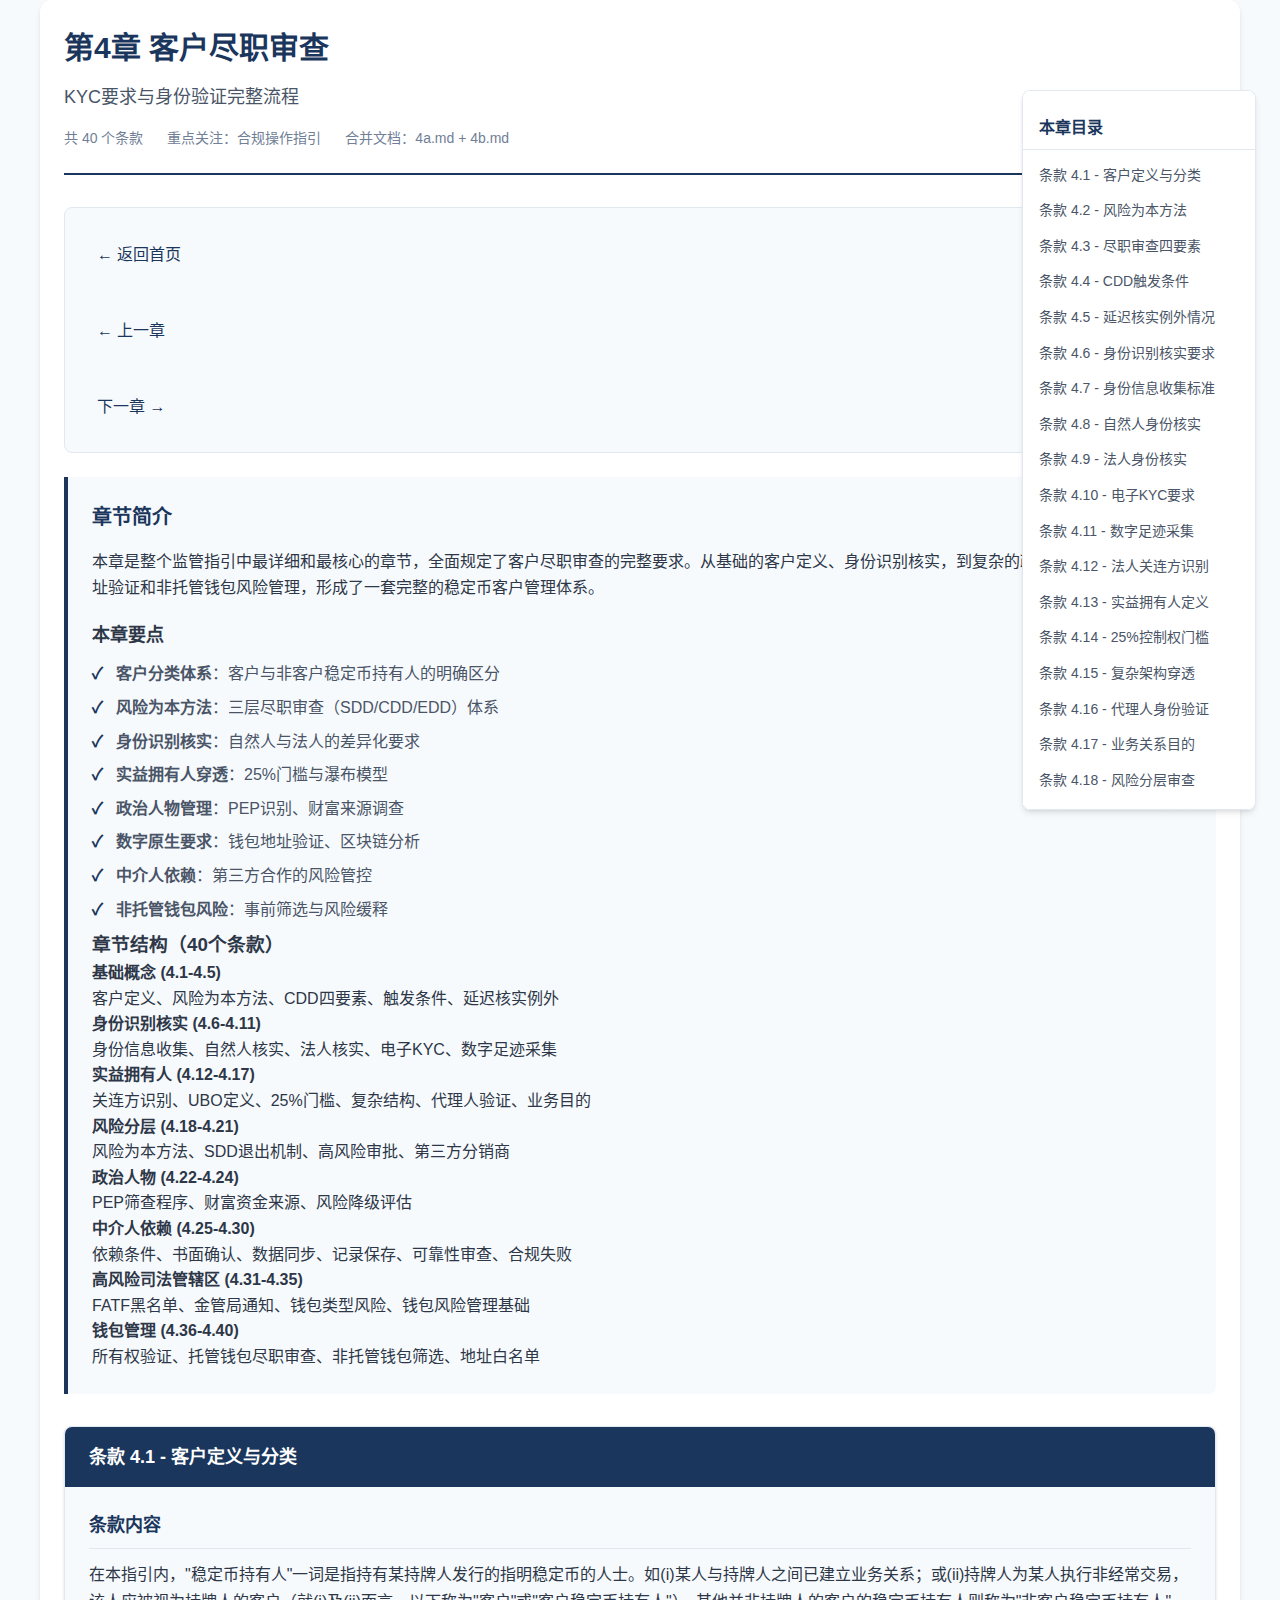
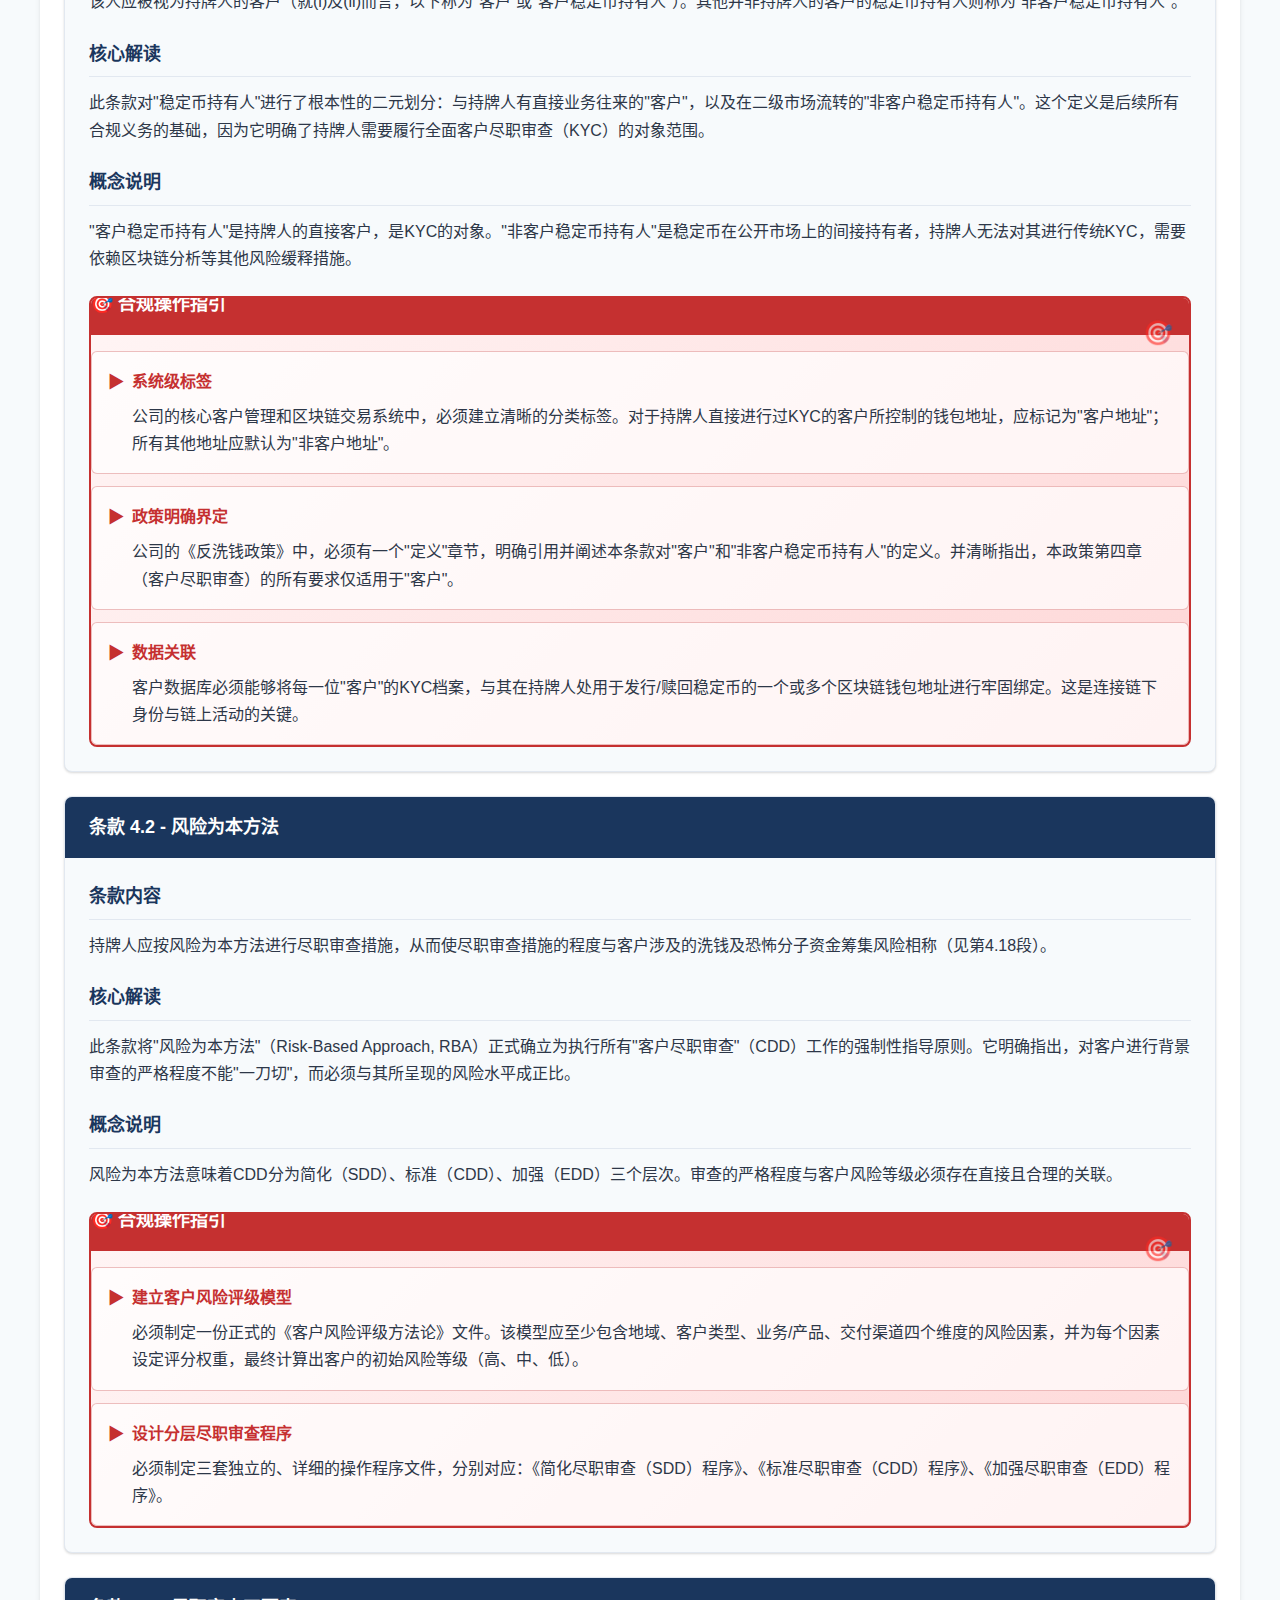
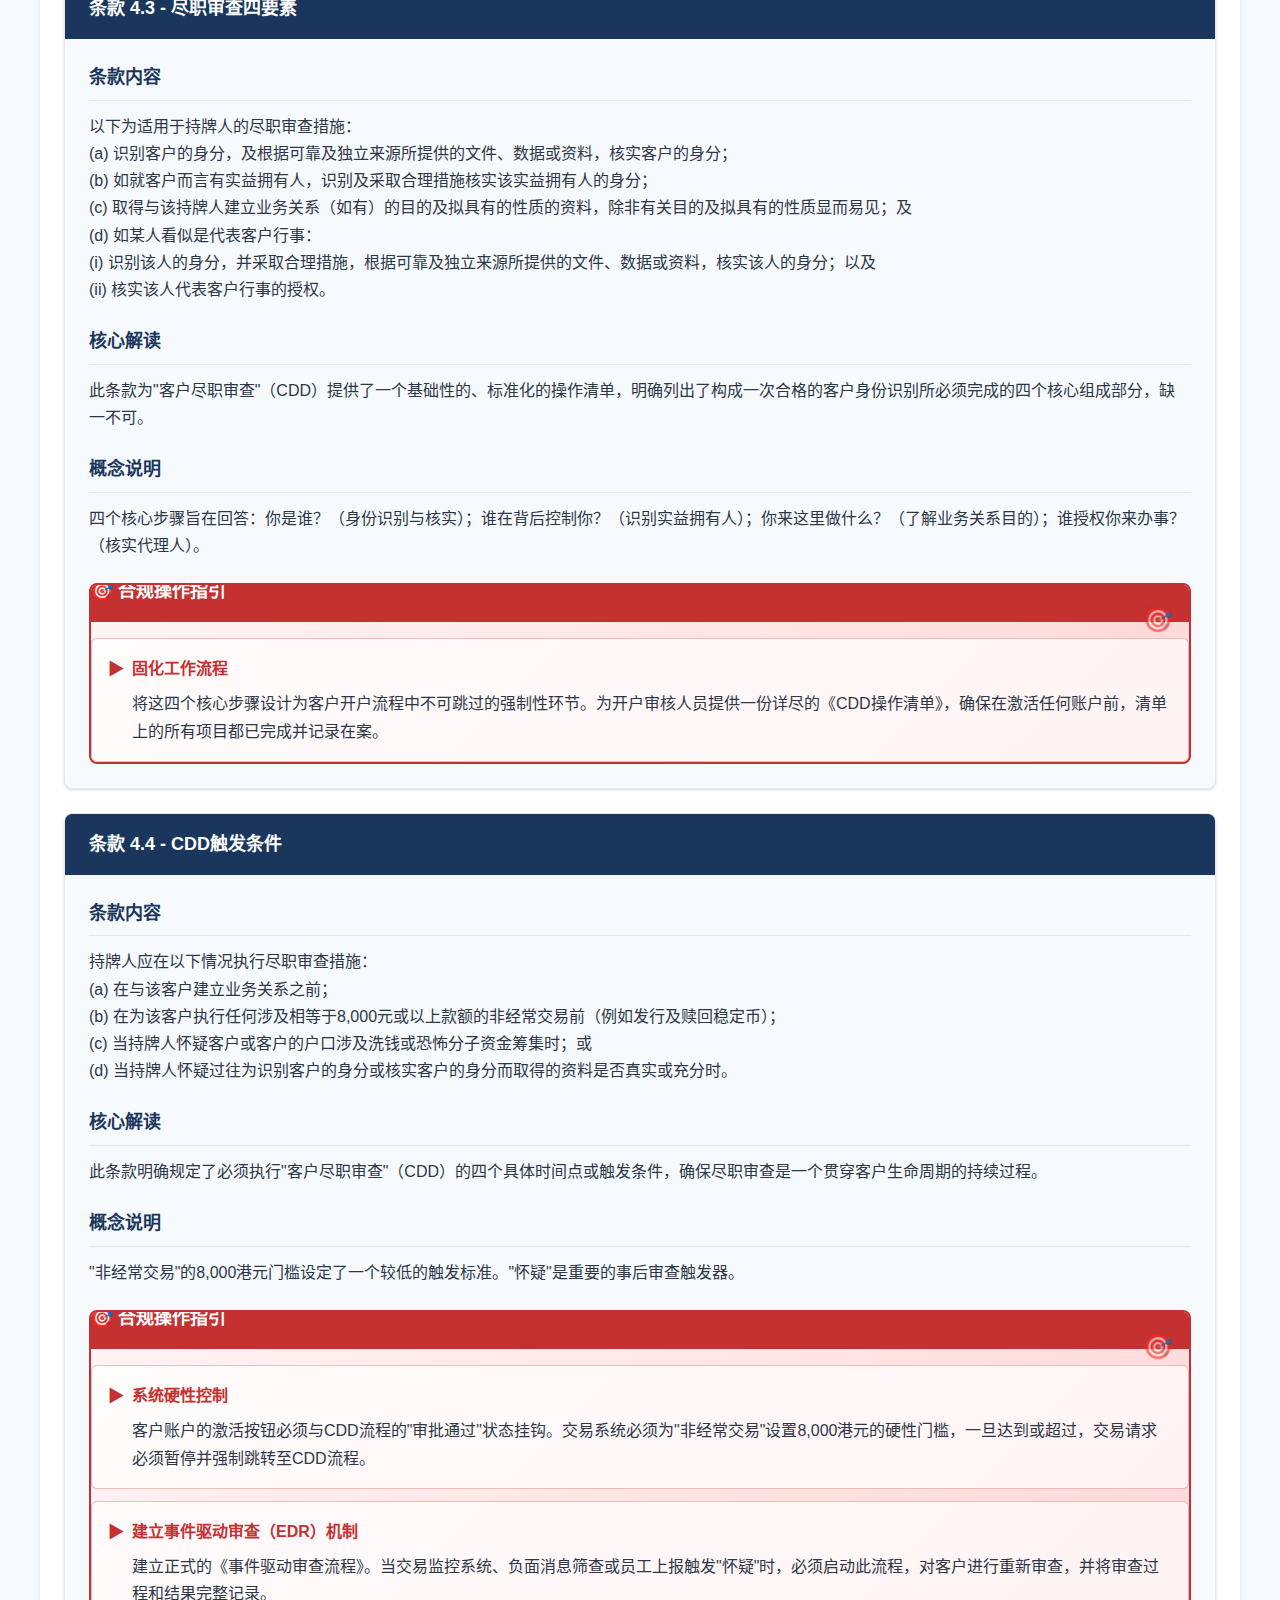
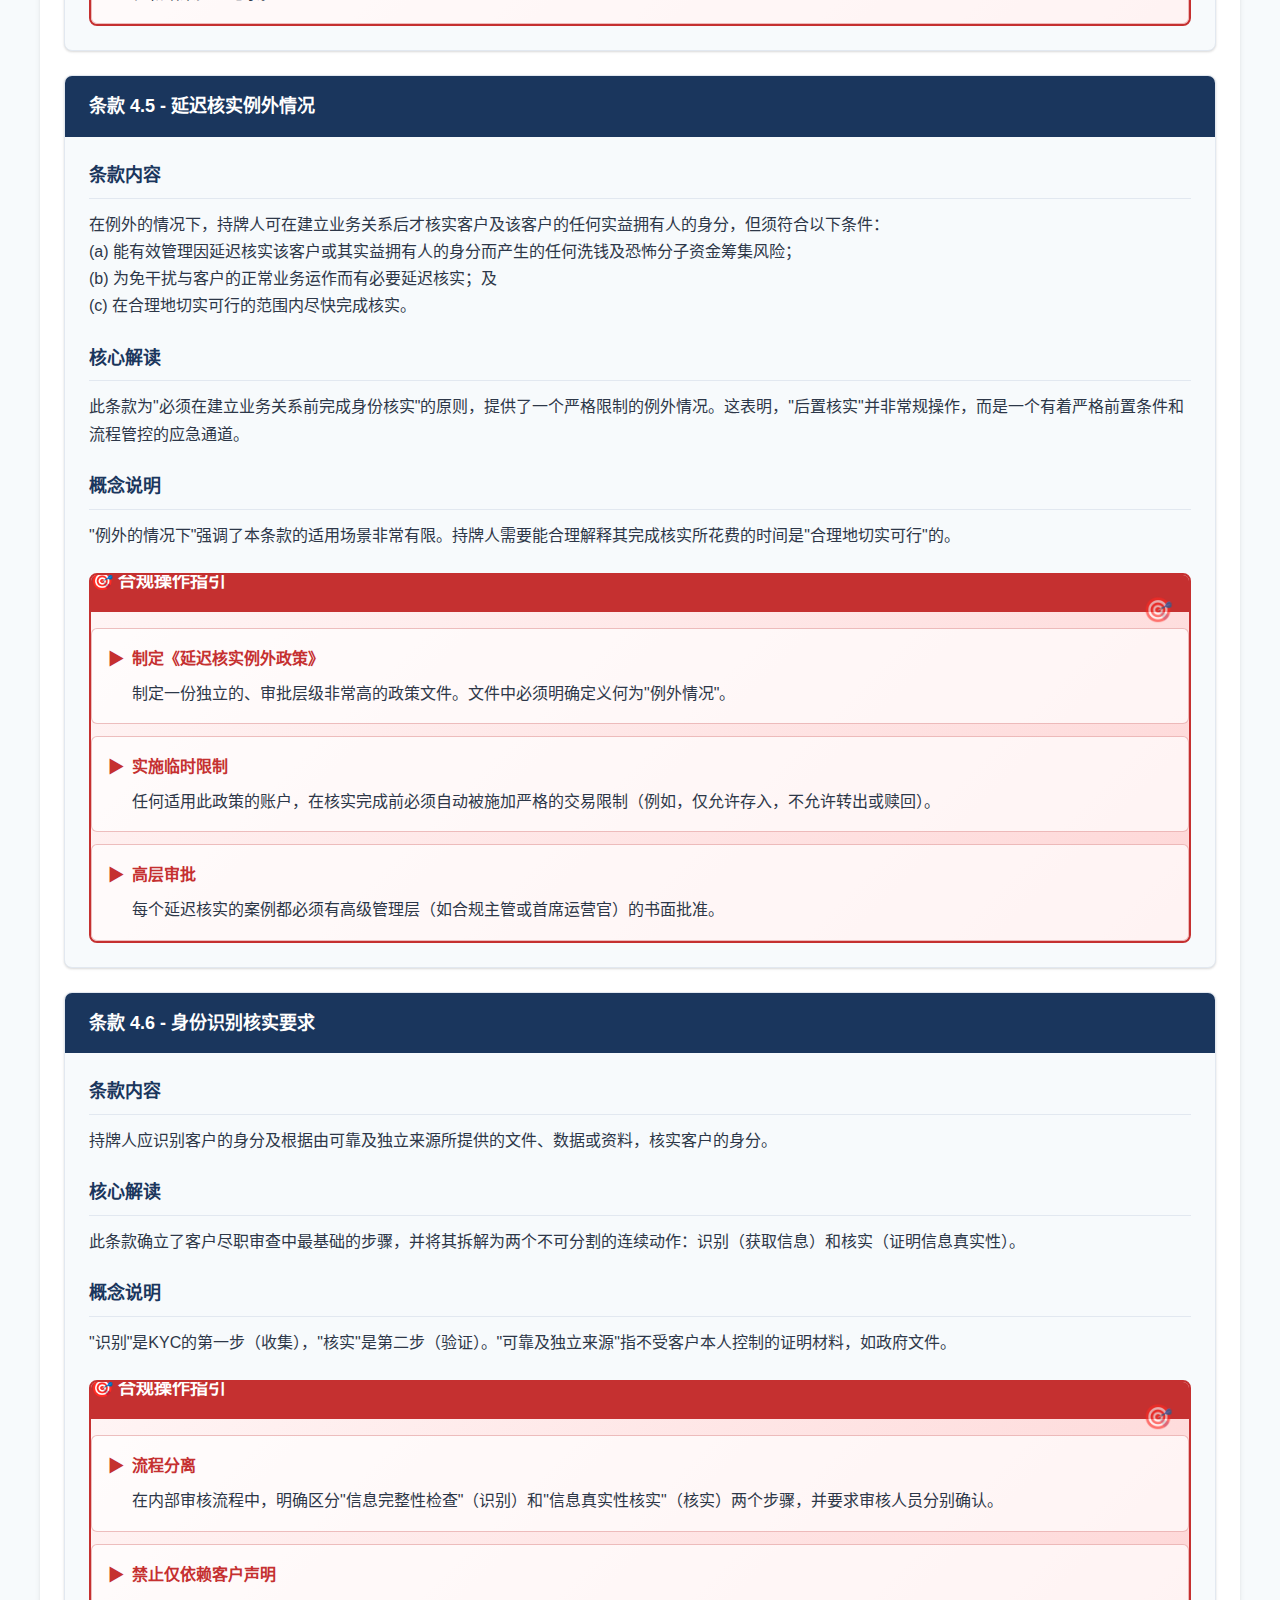
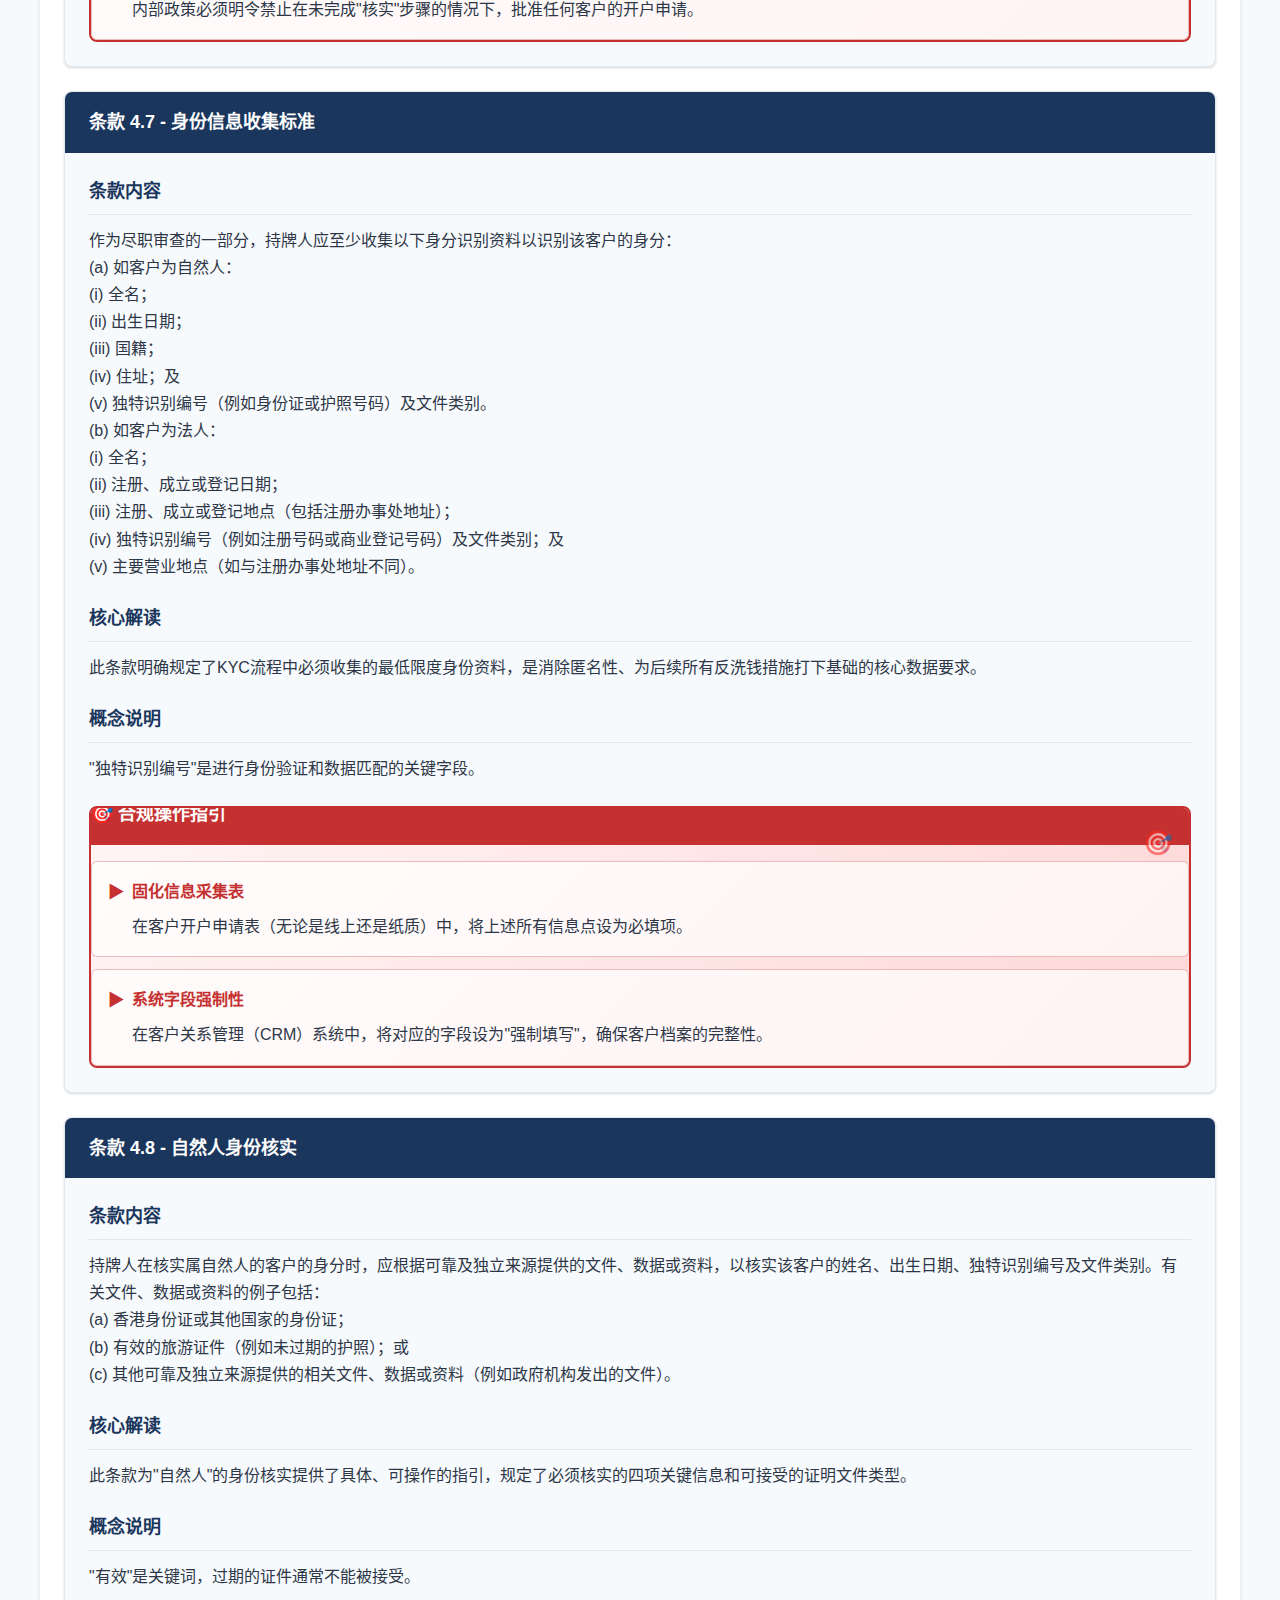
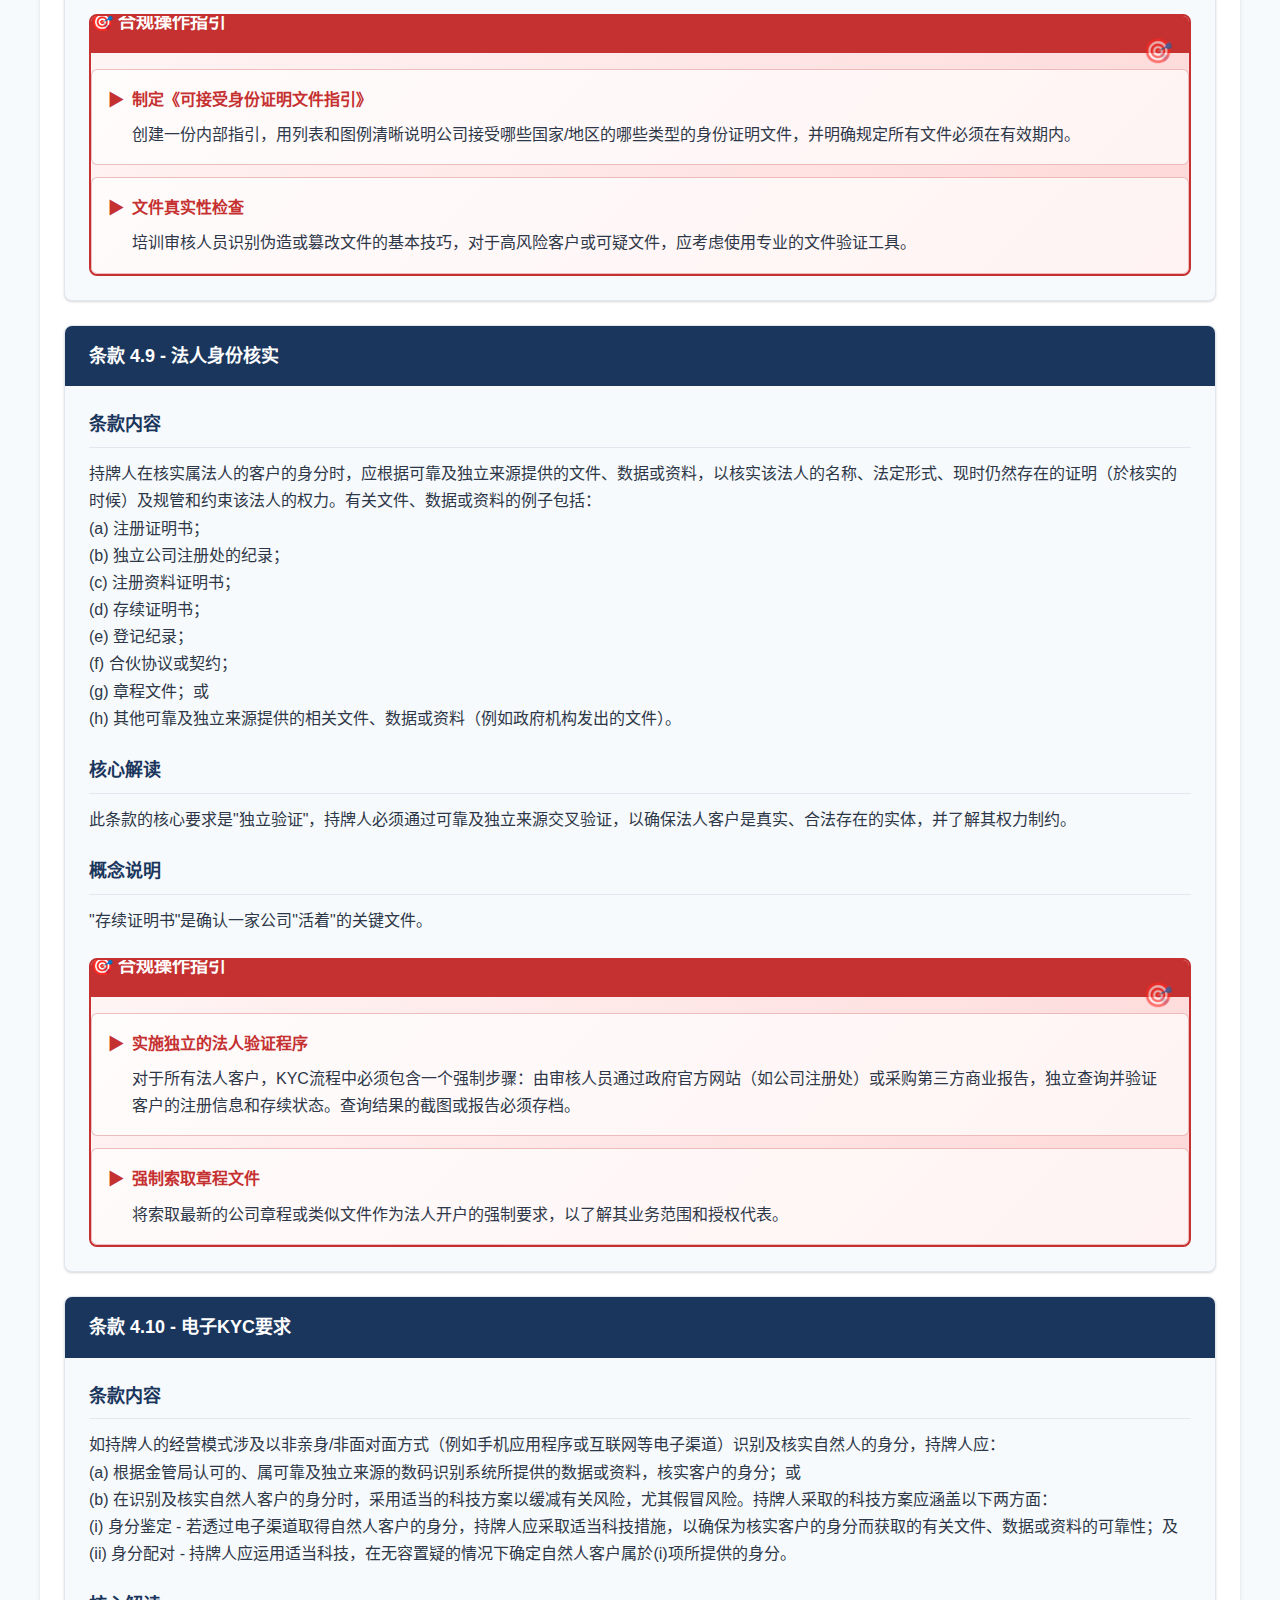
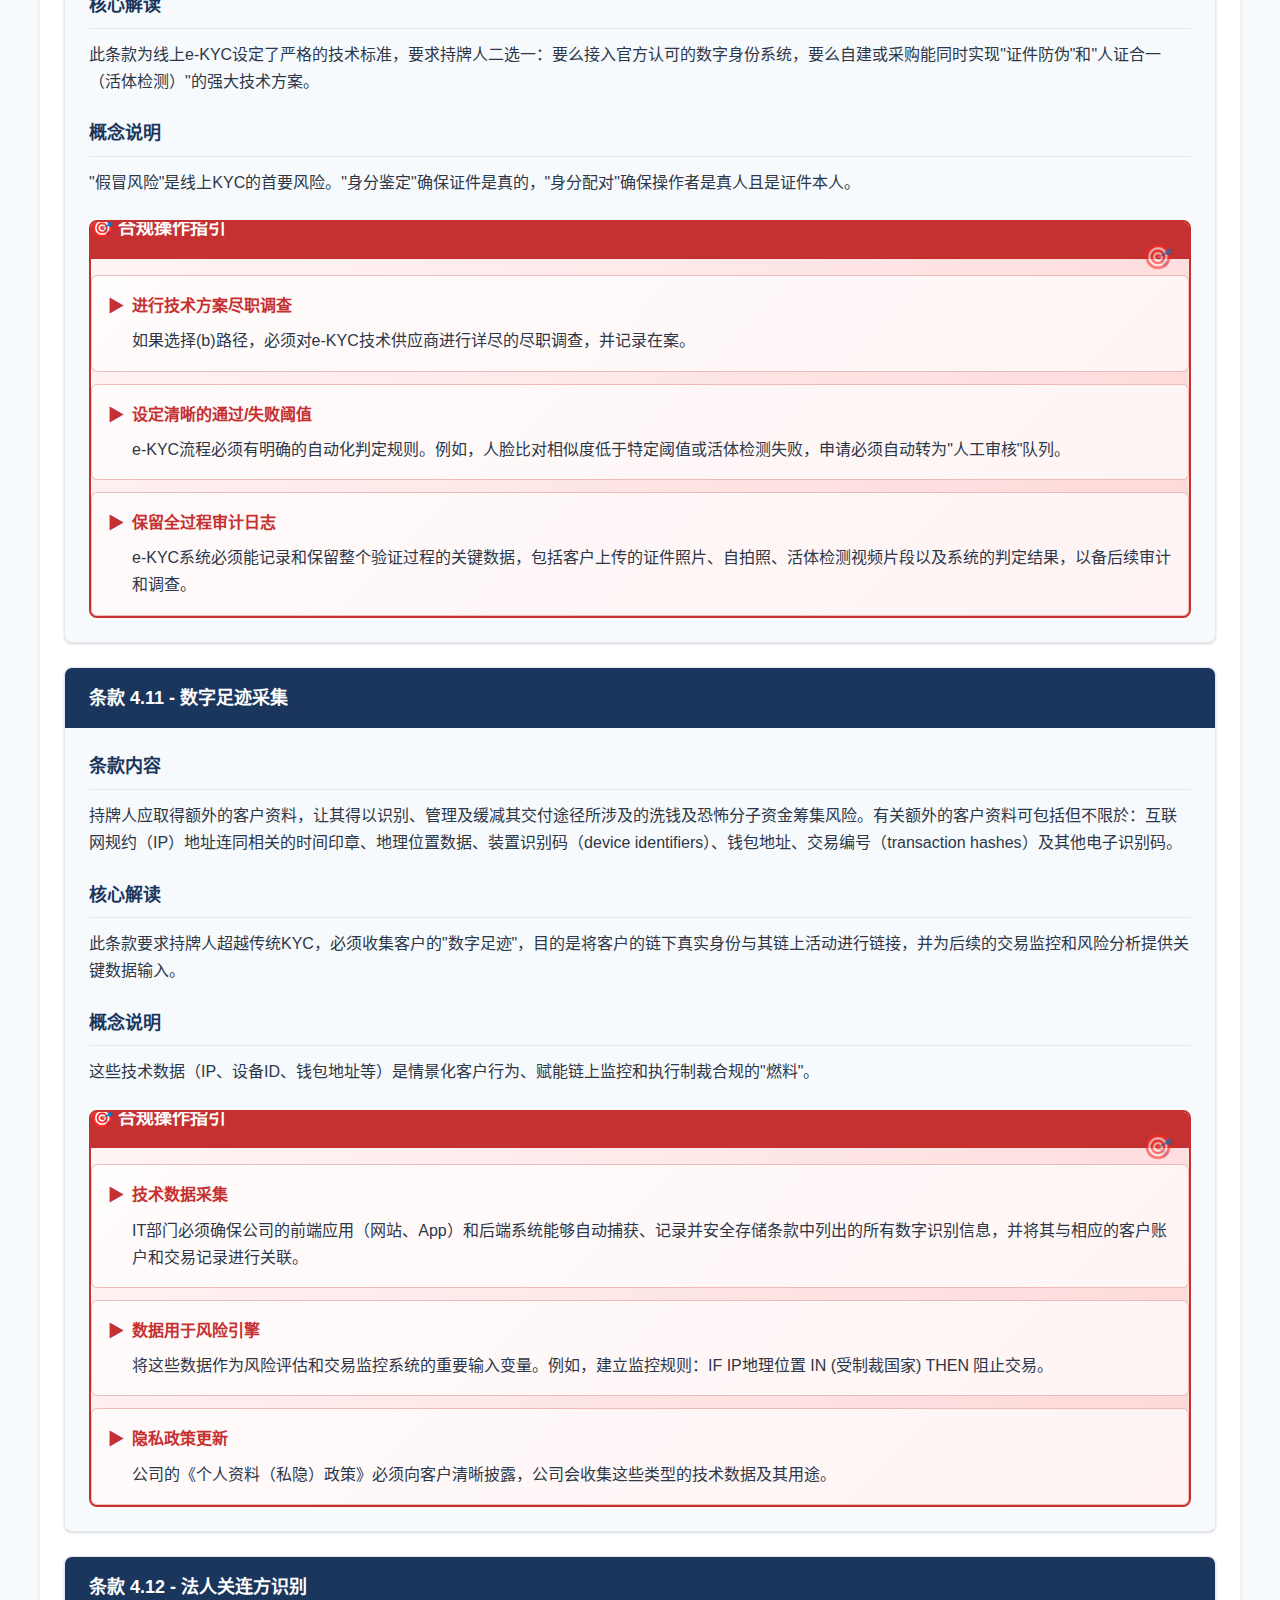
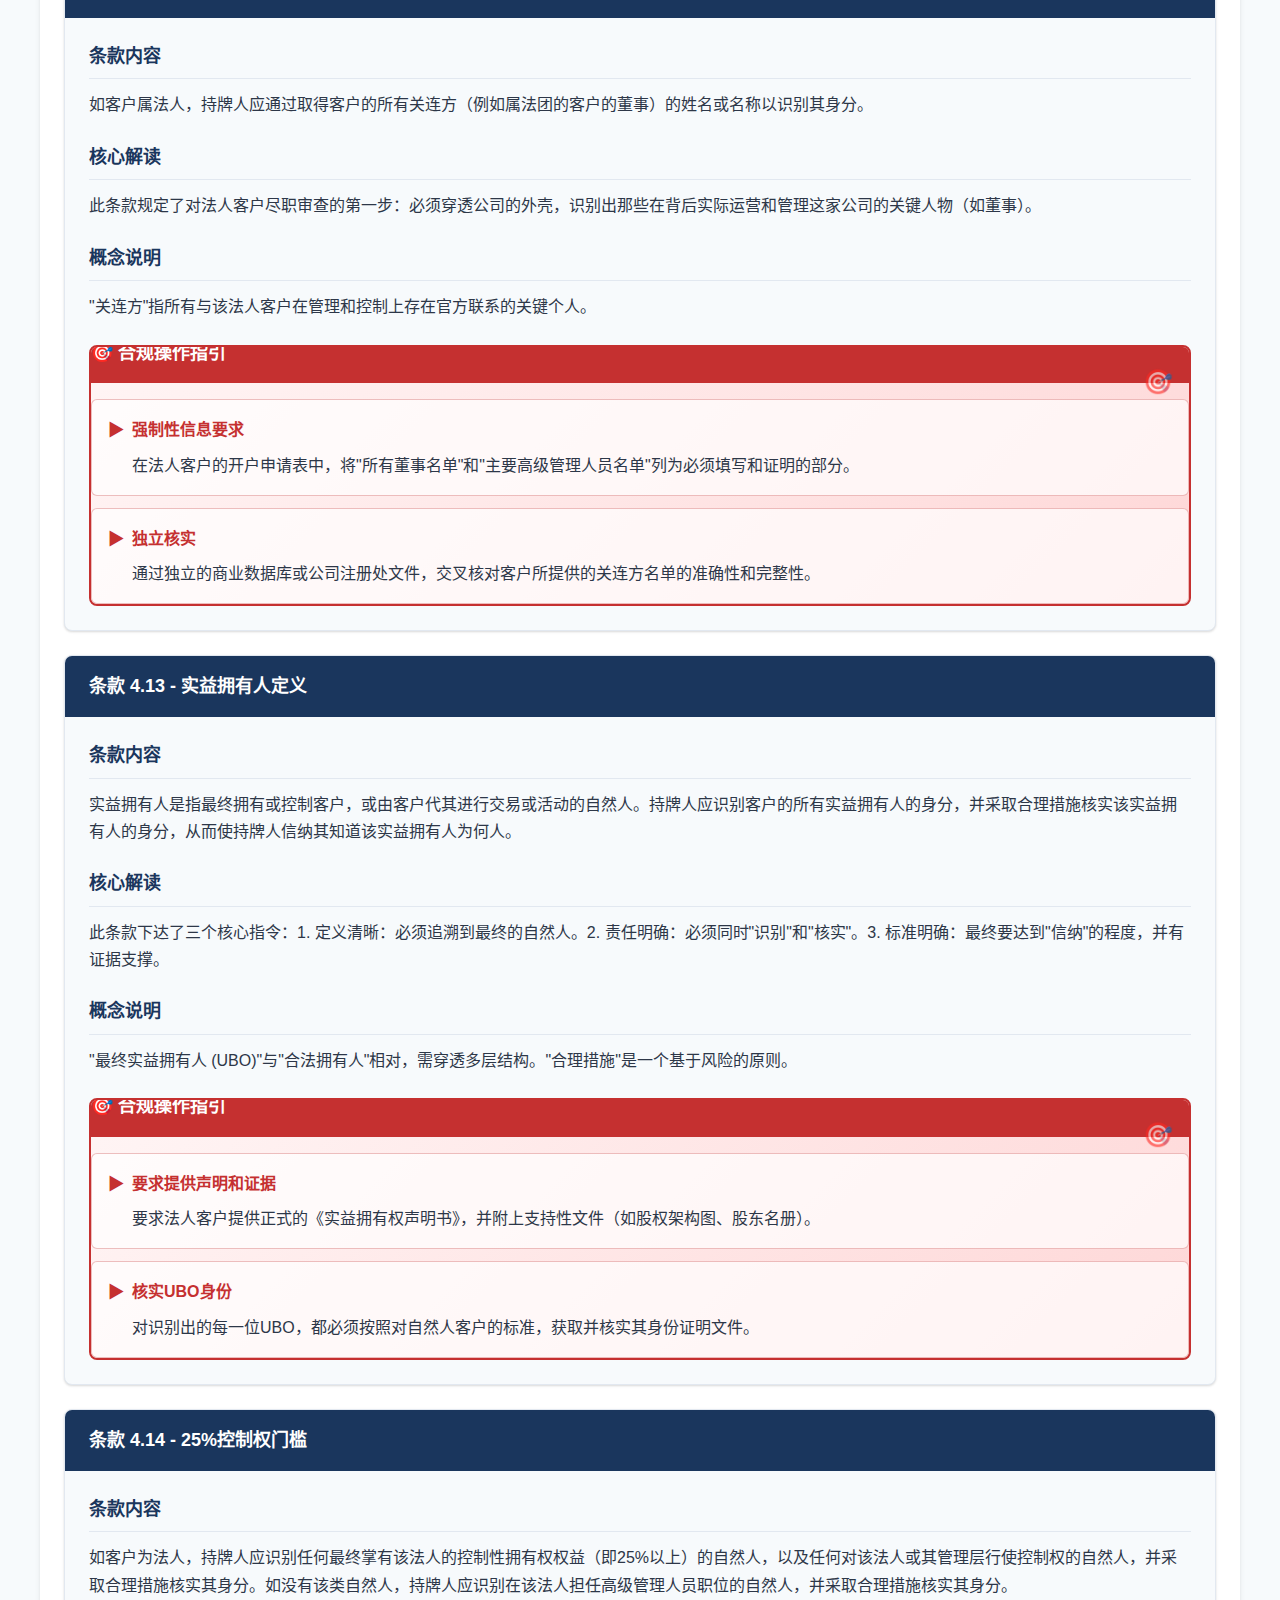
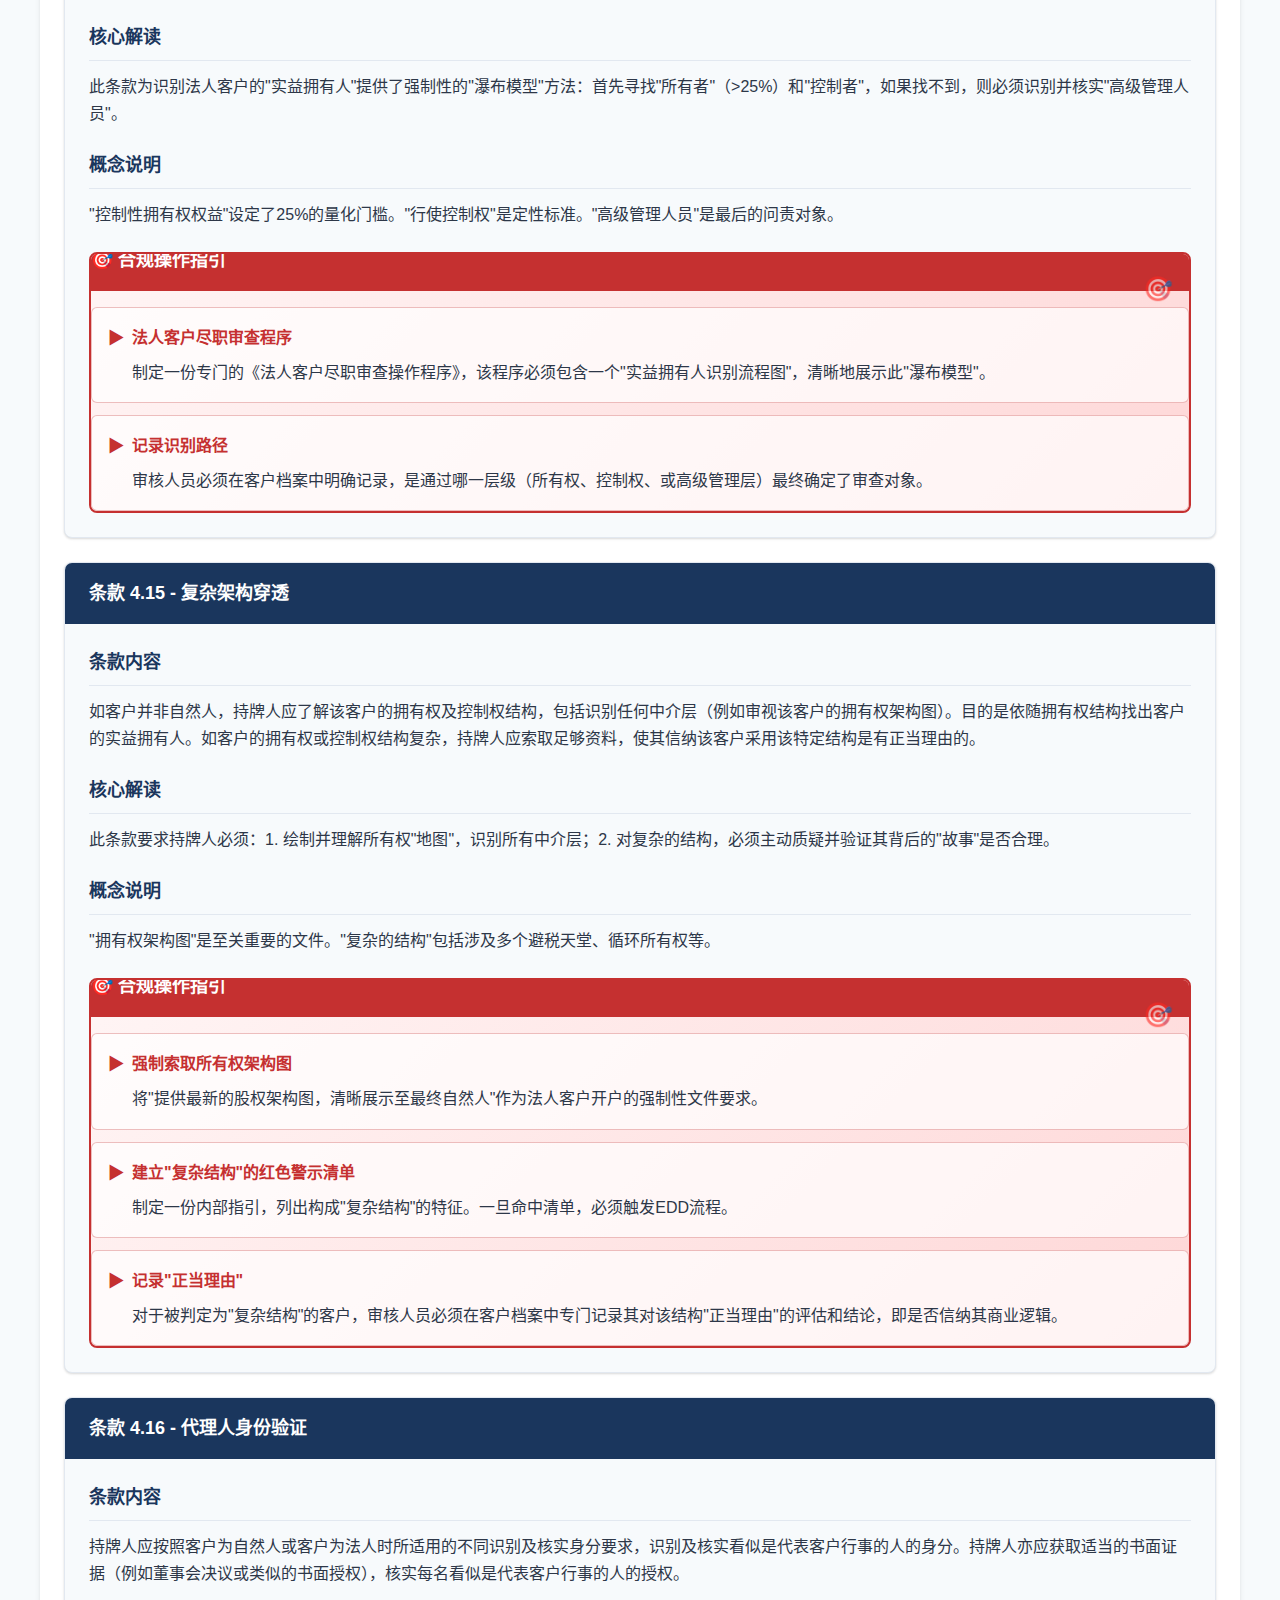
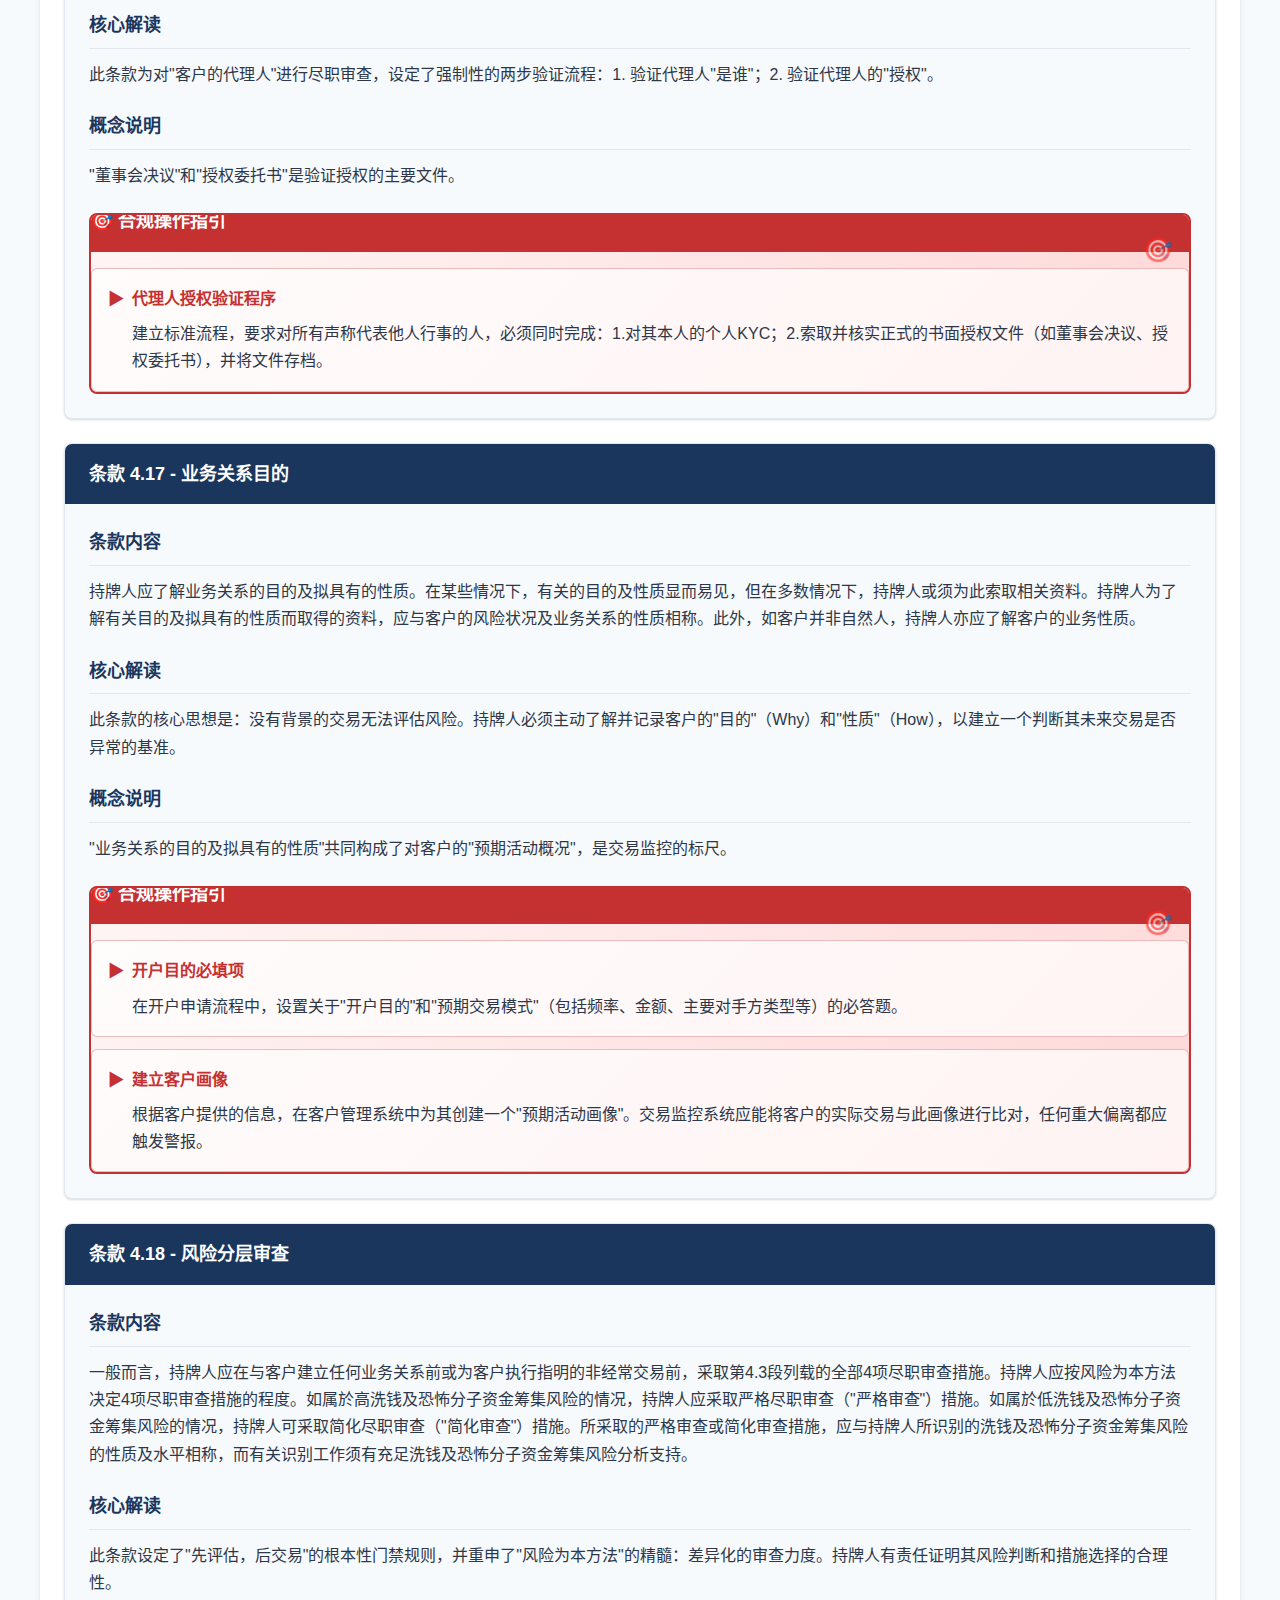
<file: chapters/chapter4.html>
<!DOCTYPE html>
<html lang="zh-CN">
<head>
    <meta charset="UTF-8">
    <meta name="viewport" content="width=device-width, initial-scale=1.0">
    <title>第4章 客户尽职审查 - 香港稳定币监管法规解读</title>
    <meta name="description" content="第4章详解客户尽职审查完整要求，包含40个条款，涵盖身份识别、核实、政治人物筛查、钱包验证等全流程">
    <link rel="stylesheet" href="../style.css">
</head>
<body>
    <div class="chapter-container">
        <!-- 章节头部 -->
        <header class="chapter-header">
            <h1 class="chapter-title-main">第4章 客户尽职审查</h1>
            <p class="chapter-subtitle">KYC要求与身份验证完整流程</p>
            <div class="chapter-meta">
                <span>共 40 个条款</span>
                <span>重点关注：合规操作指引</span>
                <span>合并文档：4a.md + 4b.md</span>
            </div>
        </header>

        <!-- 章节导航 -->
        <nav class="chapter-nav">
            <div class="nav-links">
                <a href="../index.html" class="nav-link">← 返回首页</a>
                <a href="chapter3.html" class="nav-link">← 上一章</a>
                <a href="chapter5.html" class="nav-link">下一章 →</a>
            </div>
        </nav>

        <!-- 章节简介 -->
        <section class="chapter-intro">
            <h2>章节简介</h2>
            <p>本章是整个监管指引中最详细和最核心的章节，全面规定了客户尽职审查的完整要求。从基础的客户定义、身份识别核实，到复杂的政治人物筛查、钱包地址验证和非托管钱包风险管理，形成了一套完整的稳定币客户管理体系。</p>
            
            <div class="chapter-highlights">
                <h3>本章要点</h3>
                <ul>
                    <li><strong>客户分类体系</strong>：客户与非客户稳定币持有人的明确区分</li>
                    <li><strong>风险为本方法</strong>：三层尽职审查（SDD/CDD/EDD）体系</li>
                    <li><strong>身份识别核实</strong>：自然人与法人的差异化要求</li>
                    <li><strong>实益拥有人穿透</strong>：25%门槛与瀑布模型</li>
                    <li><strong>政治人物管理</strong>：PEP识别、财富来源调查</li>
                    <li><strong>数字原生要求</strong>：钱包地址验证、区块链分析</li>
                    <li><strong>中介人依赖</strong>：第三方合作的风险管控</li>
                    <li><strong>非托管钱包风险</strong>：事前筛选与风险缓释</li>
                </ul>
            </div>

            <div class="chapter-structure">
                <h3>章节结构（40个条款）</h3>
                <div class="structure-grid">
                    <div class="structure-item">
                        <h4>基础概念 (4.1-4.5)</h4>
                        <p>客户定义、风险为本方法、CDD四要素、触发条件、延迟核实例外</p>
                    </div>
                    <div class="structure-item">
                        <h4>身份识别核实 (4.6-4.11)</h4>
                        <p>身份信息收集、自然人核实、法人核实、电子KYC、数字足迹采集</p>
                    </div>
                    <div class="structure-item">
                        <h4>实益拥有人 (4.12-4.17)</h4>
                        <p>关连方识别、UBO定义、25%门槛、复杂结构、代理人验证、业务目的</p>
                    </div>
                    <div class="structure-item">
                        <h4>风险分层 (4.18-4.21)</h4>
                        <p>风险为本方法、SDD退出机制、高风险审批、第三方分销商</p>
                    </div>
                    <div class="structure-item">
                        <h4>政治人物 (4.22-4.24)</h4>
                        <p>PEP筛查程序、财富资金来源、风险降级评估</p>
                    </div>
                    <div class="structure-item">
                        <h4>中介人依赖 (4.25-4.30)</h4>
                        <p>依赖条件、书面确认、数据同步、记录保存、可靠性审查、合规失败</p>
                    </div>
                    <div class="structure-item">
                        <h4>高风险司法管辖区 (4.31-4.35)</h4>
                        <p>FATF黑名单、金管局通知、钱包类型风险、钱包风险管理基础</p>
                    </div>
                    <div class="structure-item">
                        <h4>钱包管理 (4.36-4.40)</h4>
                        <p>所有权验证、托管钱包尽职审查、非托管钱包筛选、地址白名单</p>
                    </div>
                </div>
            </div>
        </section>

        <!-- 条款内容 -->
        <main class="articles-container">
            <!-- 条款 4.1 -->
            <article class="article-item" id="article-4-1">
                <header class="article-header">
                    条款 4.1 - 客户定义与分类
                </header>
                <div class="article-content">
                    <div class="article-section">
                        <h3 class="section-title">条款内容</h3>
                        <div class="section-content">
                            在本指引内，"稳定币持有人"一词是指持有某持牌人发行的指明稳定币的人士。如(i)某人与持牌人之间已建立业务关系；或(ii)持牌人为某人执行非经常交易，该人应被视为持牌人的客户（就(i)及(ii)而言，以下称为"客户"或"客户稳定币持有人"）。其他并非持牌人的客户的稳定币持有人则称为"非客户稳定币持有人"。
                        </div>
                    </div>
                    
                    <div class="article-section">
                        <h3 class="section-title">核心解读</h3>
                        <div class="section-content">
                            此条款对"稳定币持有人"进行了根本性的二元划分：与持牌人有直接业务往来的"客户"，以及在二级市场流转的"非客户稳定币持有人"。这个定义是后续所有合规义务的基础，因为它明确了持牌人需要履行全面客户尽职审查（KYC）的对象范围。
                        </div>
                    </div>
                    
                    <div class="article-section">
                        <h3 class="section-title">概念说明</h3>
                        <div class="section-content">
                            "客户稳定币持有人"是持牌人的直接客户，是KYC的对象。"非客户稳定币持有人"是稳定币在公开市场上的间接持有者，持牌人无法对其进行传统KYC，需要依赖区块链分析等其他风险缓释措施。
                        </div>
                    </div>
                    
                    <div class="article-section compliance-guidance">
                        <h3 class="section-title">🎯 合规操作指引</h3>
                        <div class="section-content">
                            <ul class="compliance-list">
                                <li>
                                    <div class="compliance-item-title">系统级标签</div>
                                    <div>公司的核心客户管理和区块链交易系统中，必须建立清晰的分类标签。对于持牌人直接进行过KYC的客户所控制的钱包地址，应标记为"客户地址"；所有其他地址应默认为"非客户地址"。</div>
                                </li>
                                <li>
                                    <div class="compliance-item-title">政策明确界定</div>
                                    <div>公司的《反洗钱政策》中，必须有一个"定义"章节，明确引用并阐述本条款对"客户"和"非客户稳定币持有人"的定义。并清晰指出，本政策第四章（客户尽职审查）的所有要求仅适用于"客户"。</div>
                                </li>
                                <li>
                                    <div class="compliance-item-title">数据关联</div>
                                    <div>客户数据库必须能够将每一位"客户"的KYC档案，与其在持牌人处用于发行/赎回稳定币的一个或多个区块链钱包地址进行牢固绑定。这是连接链下身份与链上活动的关键。</div>
                                </li>
                            </ul>
                        </div>
                    </div>
                </div>
            </article>

            <!-- 条款 4.2 -->
            <article class="article-item" id="article-4-2">
                <header class="article-header">
                    条款 4.2 - 风险为本方法
                </header>
                <div class="article-content">
                    <div class="article-section">
                        <h3 class="section-title">条款内容</h3>
                        <div class="section-content">
                            持牌人应按风险为本方法进行尽职审查措施，从而使尽职审查措施的程度与客户涉及的洗钱及恐怖分子资金筹集风险相称（见第4.18段）。
                        </div>
                    </div>
                    
                    <div class="article-section">
                        <h3 class="section-title">核心解读</h3>
                        <div class="section-content">
                            此条款将"风险为本方法"（Risk-Based Approach, RBA）正式确立为执行所有"客户尽职审查"（CDD）工作的强制性指导原则。它明确指出，对客户进行背景审查的严格程度不能"一刀切"，而必须与其所呈现的风险水平成正比。
                        </div>
                    </div>
                    
                    <div class="article-section">
                        <h3 class="section-title">概念说明</h3>
                        <div class="section-content">
                            风险为本方法意味着CDD分为简化（SDD）、标准（CDD）、加强（EDD）三个层次。审查的严格程度与客户风险等级必须存在直接且合理的关联。
                        </div>
                    </div>
                    
                    <div class="article-section compliance-guidance">
                        <h3 class="section-title">🎯 合规操作指引</h3>
                        <div class="section-content">
                            <ul class="compliance-list">
                                <li>
                                    <div class="compliance-item-title">建立客户风险评级模型</div>
                                    <div>必须制定一份正式的《客户风险评级方法论》文件。该模型应至少包含地域、客户类型、业务/产品、交付渠道四个维度的风险因素，并为每个因素设定评分权重，最终计算出客户的初始风险等级（高、中、低）。</div>
                                </li>
                                <li>
                                    <div class="compliance-item-title">设计分层尽职审查程序</div>
                                    <div>必须制定三套独立的、详细的操作程序文件，分别对应：《简化尽职审查（SDD）程序》、《标准尽职审查（CDD）程序》、《加强尽职审查（EDD）程序》。</div>
                                </li>
                            </ul>
                        </div>
                    </div>
                </div>
            </article>

            <!-- 条款 4.3 -->
            <article class="article-item" id="article-4-3">
                <header class="article-header">
                    条款 4.3 - 尽职审查四要素
                </header>
                <div class="article-content">
                    <div class="article-section">
                        <h3 class="section-title">条款内容</h3>
                        <div class="section-content">
                            以下为适用于持牌人的尽职审查措施：<br>
                            (a) 识别客户的身分，及根据可靠及独立来源所提供的文件、数据或资料，核实客户的身分；<br>
                            (b) 如就客户而言有实益拥有人，识别及采取合理措施核实该实益拥有人的身分；<br>
                            (c) 取得与该持牌人建立业务关系（如有）的目的及拟具有的性质的资料，除非有关目的及拟具有的性质显而易见；及<br>
                            (d) 如某人看似是代表客户行事：<br>
                            (i) 识别该人的身分，并采取合理措施，根据可靠及独立来源所提供的文件、数据或资料，核实该人的身分；以及<br>
                            (ii) 核实该人代表客户行事的授权。
                        </div>
                    </div>
                    
                    <div class="article-section">
                        <h3 class="section-title">核心解读</h3>
                        <div class="section-content">
                            此条款为"客户尽职审查"（CDD）提供了一个基础性的、标准化的操作清单，明确列出了构成一次合格的客户身份识别所必须完成的四个核心组成部分，缺一不可。
                        </div>
                    </div>
                    
                    <div class="article-section">
                        <h3 class="section-title">概念说明</h3>
                        <div class="section-content">
                            四个核心步骤旨在回答：你是谁？（身份识别与核实）；谁在背后控制你？（识别实益拥有人）；你来这里做什么？（了解业务关系目的）；谁授权你来办事？（核实代理人）。
                        </div>
                    </div>
                    
                    <div class="article-section compliance-guidance">
                        <h3 class="section-title">🎯 合规操作指引</h3>
                        <div class="section-content">
                            <ul class="compliance-list">
                                <li>
                                    <div class="compliance-item-title">固化工作流程</div>
                                    <div>将这四个核心步骤设计为客户开户流程中不可跳过的强制性环节。为开户审核人员提供一份详尽的《CDD操作清单》，确保在激活任何账户前，清单上的所有项目都已完成并记录在案。</div>
                                </li>
                            </ul>
                        </div>
                    </div>
                </div>
            </article>

            <!-- 条款 4.4 -->
            <article class="article-item" id="article-4-4">
                <header class="article-header">
                    条款 4.4 - CDD触发条件
                </header>
                <div class="article-content">
                    <div class="article-section">
                        <h3 class="section-title">条款内容</h3>
                        <div class="section-content">
                            持牌人应在以下情况执行尽职审查措施：<br>
                            (a) 在与该客户建立业务关系之前；<br>
                            (b) 在为该客户执行任何涉及相等于8,000元或以上款额的非经常交易前（例如发行及赎回稳定币）；<br>
                            (c) 当持牌人怀疑客户或客户的户口涉及洗钱或恐怖分子资金筹集时；或<br>
                            (d) 当持牌人怀疑过往为识别客户的身分或核实客户的身分而取得的资料是否真实或充分时。
                        </div>
                    </div>
                    
                    <div class="article-section">
                        <h3 class="section-title">核心解读</h3>
                        <div class="section-content">
                            此条款明确规定了必须执行"客户尽职审查"（CDD）的四个具体时间点或触发条件，确保尽职审查是一个贯穿客户生命周期的持续过程。
                        </div>
                    </div>
                    
                    <div class="article-section">
                        <h3 class="section-title">概念说明</h3>
                        <div class="section-content">
                            "非经常交易"的8,000港元门槛设定了一个较低的触发标准。"怀疑"是重要的事后审查触发器。
                        </div>
                    </div>
                    
                    <div class="article-section compliance-guidance">
                        <h3 class="section-title">🎯 合规操作指引</h3>
                        <div class="section-content">
                            <ul class="compliance-list">
                                <li>
                                    <div class="compliance-item-title">系统硬性控制</div>
                                    <div>客户账户的激活按钮必须与CDD流程的"审批通过"状态挂钩。交易系统必须为"非经常交易"设置8,000港元的硬性门槛，一旦达到或超过，交易请求必须暂停并强制跳转至CDD流程。</div>
                                </li>
                                <li>
                                    <div class="compliance-item-title">建立事件驱动审查（EDR）机制</div>
                                    <div>建立正式的《事件驱动审查流程》。当交易监控系统、负面消息筛查或员工上报触发"怀疑"时，必须启动此流程，对客户进行重新审查，并将审查过程和结果完整记录。</div>
                                </li>
                            </ul>
                        </div>
                    </div>
                </div>
            </article>

            <!-- 条款 4.5 -->
            <article class="article-item" id="article-4-5">
                <header class="article-header">
                    条款 4.5 - 延迟核实例外情况
                </header>
                <div class="article-content">
                    <div class="article-section">
                        <h3 class="section-title">条款内容</h3>
                        <div class="section-content">
                            在例外的情况下，持牌人可在建立业务关系后才核实客户及该客户的任何实益拥有人的身分，但须符合以下条件：<br>
                            (a) 能有效管理因延迟核实该客户或其实益拥有人的身分而产生的任何洗钱及恐怖分子资金筹集风险；<br>
                            (b) 为免干扰与客户的正常业务运作而有必要延迟核实；及<br>
                            (c) 在合理地切实可行的范围内尽快完成核实。
                        </div>
                    </div>
                    
                    <div class="article-section">
                        <h3 class="section-title">核心解读</h3>
                        <div class="section-content">
                            此条款为"必须在建立业务关系前完成身份核实"的原则，提供了一个严格限制的例外情况。这表明，"后置核实"并非常规操作，而是一个有着严格前置条件和流程管控的应急通道。
                        </div>
                    </div>
                    
                    <div class="article-section">
                        <h3 class="section-title">概念说明</h3>
                        <div class="section-content">
                            "例外的情况下"强调了本条款的适用场景非常有限。持牌人需要能合理解释其完成核实所花费的时间是"合理地切实可行"的。
                        </div>
                    </div>
                    
                    <div class="article-section compliance-guidance">
                        <h3 class="section-title">🎯 合规操作指引</h3>
                        <div class="section-content">
                            <ul class="compliance-list">
                                <li>
                                    <div class="compliance-item-title">制定《延迟核实例外政策》</div>
                                    <div>制定一份独立的、审批层级非常高的政策文件。文件中必须明确定义何为"例外情况"。</div>
                                </li>
                                <li>
                                    <div class="compliance-item-title">实施临时限制</div>
                                    <div>任何适用此政策的账户，在核实完成前必须自动被施加严格的交易限制（例如，仅允许存入，不允许转出或赎回）。</div>
                                </li>
                                <li>
                                    <div class="compliance-item-title">高层审批</div>
                                    <div>每个延迟核实的案例都必须有高级管理层（如合规主管或首席运营官）的书面批准。</div>
                                </li>
                            </ul>
                        </div>
                    </div>
                </div>
            </article>

            <!-- 条款 4.6 -->
            <article class="article-item" id="article-4-6">
                <header class="article-header">
                    条款 4.6 - 身份识别核实要求
                </header>
                <div class="article-content">
                    <div class="article-section">
                        <h3 class="section-title">条款内容</h3>
                        <div class="section-content">
                            持牌人应识别客户的身分及根据由可靠及独立来源所提供的文件、数据或资料，核实客户的身分。
                        </div>
                    </div>
                    
                    <div class="article-section">
                        <h3 class="section-title">核心解读</h3>
                        <div class="section-content">
                            此条款确立了客户尽职审查中最基础的步骤，并将其拆解为两个不可分割的连续动作：识别（获取信息）和核实（证明信息真实性）。
                        </div>
                    </div>
                    
                    <div class="article-section">
                        <h3 class="section-title">概念说明</h3>
                        <div class="section-content">
                            "识别"是KYC的第一步（收集），"核实"是第二步（验证）。"可靠及独立来源"指不受客户本人控制的证明材料，如政府文件。
                        </div>
                    </div>
                    
                    <div class="article-section compliance-guidance">
                        <h3 class="section-title">🎯 合规操作指引</h3>
                        <div class="section-content">
                            <ul class="compliance-list">
                                <li>
                                    <div class="compliance-item-title">流程分离</div>
                                    <div>在内部审核流程中，明确区分"信息完整性检查"（识别）和"信息真实性核实"（核实）两个步骤，并要求审核人员分别确认。</div>
                                </li>
                                <li>
                                    <div class="compliance-item-title">禁止仅依赖客户声明</div>
                                    <div>内部政策必须明令禁止在未完成"核实"步骤的情况下，批准任何客户的开户申请。</div>
                                </li>
                            </ul>
                        </div>
                    </div>
                </div>
            </article>

            <!-- 条款 4.7 -->
            <article class="article-item" id="article-4-7">
                <header class="article-header">
                    条款 4.7 - 身份信息收集标准
                </header>
                <div class="article-content">
                    <div class="article-section">
                        <h3 class="section-title">条款内容</h3>
                        <div class="section-content">
                            作为尽职审查的一部分，持牌人应至少收集以下身分识别资料以识别该客户的身分：<br>
                            (a) 如客户为自然人：<br>
                            (i) 全名；<br>
                            (ii) 出生日期；<br>
                            (iii) 国籍；<br>
                            (iv) 住址；及<br>
                            (v) 独特识别编号（例如身份证或护照号码）及文件类别。<br>
                            (b) 如客户为法人：<br>
                            (i) 全名；<br>
                            (ii) 注册、成立或登记日期；<br>
                            (iii) 注册、成立或登记地点（包括注册办事处地址）；<br>
                            (iv) 独特识别编号（例如注册号码或商业登记号码）及文件类别；及<br>
                            (v) 主要营业地点（如与注册办事处地址不同）。
                        </div>
                    </div>
                    
                    <div class="article-section">
                        <h3 class="section-title">核心解读</h3>
                        <div class="section-content">
                            此条款明确规定了KYC流程中必须收集的最低限度身份资料，是消除匿名性、为后续所有反洗钱措施打下基础的核心数据要求。
                        </div>
                    </div>
                    
                    <div class="article-section">
                        <h3 class="section-title">概念说明</h3>
                        <div class="section-content">
                            "独特识别编号"是进行身份验证和数据匹配的关键字段。
                        </div>
                    </div>
                    
                    <div class="article-section compliance-guidance">
                        <h3 class="section-title">🎯 合规操作指引</h3>
                        <div class="section-content">
                            <ul class="compliance-list">
                                <li>
                                    <div class="compliance-item-title">固化信息采集表</div>
                                    <div>在客户开户申请表（无论是线上还是纸质）中，将上述所有信息点设为必填项。</div>
                                </li>
                                <li>
                                    <div class="compliance-item-title">系统字段强制性</div>
                                    <div>在客户关系管理（CRM）系统中，将对应的字段设为"强制填写"，确保客户档案的完整性。</div>
                                </li>
                            </ul>
                        </div>
                    </div>
                </div>
            </article>

            <!-- 条款 4.8 -->
            <article class="article-item" id="article-4-8">
                <header class="article-header">
                    条款 4.8 - 自然人身份核实
                </header>
                <div class="article-content">
                    <div class="article-section">
                        <h3 class="section-title">条款内容</h3>
                        <div class="section-content">
                            持牌人在核实属自然人的客户的身分时，应根据可靠及独立来源提供的文件、数据或资料，以核实该客户的姓名、出生日期、独特识别编号及文件类别。有关文件、数据或资料的例子包括：<br>
                            (a) 香港身份证或其他国家的身份证；<br>
                            (b) 有效的旅游证件（例如未过期的护照）；或<br>
                            (c) 其他可靠及独立来源提供的相关文件、数据或资料（例如政府机构发出的文件）。
                        </div>
                    </div>
                    
                    <div class="article-section">
                        <h3 class="section-title">核心解读</h3>
                        <div class="section-content">
                            此条款为"自然人"的身份核实提供了具体、可操作的指引，规定了必须核实的四项关键信息和可接受的证明文件类型。
                        </div>
                    </div>
                    
                    <div class="article-section">
                        <h3 class="section-title">概念说明</h3>
                        <div class="section-content">
                            "有效"是关键词，过期的证件通常不能被接受。
                        </div>
                    </div>
                    
                    <div class="article-section compliance-guidance">
                        <h3 class="section-title">🎯 合规操作指引</h3>
                        <div class="section-content">
                            <ul class="compliance-list">
                                <li>
                                    <div class="compliance-item-title">制定《可接受身份证明文件指引》</div>
                                    <div>创建一份内部指引，用列表和图例清晰说明公司接受哪些国家/地区的哪些类型的身份证明文件，并明确规定所有文件必须在有效期内。</div>
                                </li>
                                <li>
                                    <div class="compliance-item-title">文件真实性检查</div>
                                    <div>培训审核人员识别伪造或篡改文件的基本技巧，对于高风险客户或可疑文件，应考虑使用专业的文件验证工具。</div>
                                </li>
                            </ul>
                        </div>
                    </div>
                </div>
            </article>

            <!-- 条款 4.9 -->
            <article class="article-item" id="article-4-9">
                <header class="article-header">
                    条款 4.9 - 法人身份核实
                </header>
                <div class="article-content">
                    <div class="article-section">
                        <h3 class="section-title">条款内容</h3>
                        <div class="section-content">
                            持牌人在核实属法人的客户的身分时，应根据可靠及独立来源提供的文件、数据或资料，以核实该法人的名称、法定形式、现时仍然存在的证明（於核实的时候）及规管和约束该法人的权力。有关文件、数据或资料的例子包括：<br>
                            (a) 注册证明书；<br>
                            (b) 独立公司注册处的纪录；<br>
                            (c) 注册资料证明书；<br>
                            (d) 存续证明书；<br>
                            (e) 登记纪录；<br>
                            (f) 合伙协议或契约；<br>
                            (g) 章程文件；或<br>
                            (h) 其他可靠及独立来源提供的相关文件、数据或资料（例如政府机构发出的文件）。
                        </div>
                    </div>
                    
                    <div class="article-section">
                        <h3 class="section-title">核心解读</h3>
                        <div class="section-content">
                            此条款的核心要求是"独立验证"，持牌人必须通过可靠及独立来源交叉验证，以确保法人客户是真实、合法存在的实体，并了解其权力制约。
                        </div>
                    </div>
                    
                    <div class="article-section">
                        <h3 class="section-title">概念说明</h3>
                        <div class="section-content">
                            "存续证明书"是确认一家公司"活着"的关键文件。
                        </div>
                    </div>
                    
                    <div class="article-section compliance-guidance">
                        <h3 class="section-title">🎯 合规操作指引</h3>
                        <div class="section-content">
                            <ul class="compliance-list">
                                <li>
                                    <div class="compliance-item-title">实施独立的法人验证程序</div>
                                    <div>对于所有法人客户，KYC流程中必须包含一个强制步骤：由审核人员通过政府官方网站（如公司注册处）或采购第三方商业报告，独立查询并验证客户的注册信息和存续状态。查询结果的截图或报告必须存档。</div>
                                </li>
                                <li>
                                    <div class="compliance-item-title">强制索取章程文件</div>
                                    <div>将索取最新的公司章程或类似文件作为法人开户的强制要求，以了解其业务范围和授权代表。</div>
                                </li>
                            </ul>
                        </div>
                    </div>
                </div>
            </article>

            <!-- 条款 4.10 -->
            <article class="article-item" id="article-4-10">
                <header class="article-header">
                    条款 4.10 - 电子KYC要求
                </header>
                <div class="article-content">
                    <div class="article-section">
                        <h3 class="section-title">条款内容</h3>
                        <div class="section-content">
                            如持牌人的经营模式涉及以非亲身/非面对面方式（例如手机应用程序或互联网等电子渠道）识别及核实自然人的身分，持牌人应：<br>
                            (a) 根据金管局认可的、属可靠及独立来源的数码识别系统所提供的数据或资料，核实客户的身分；或<br>
                            (b) 在识别及核实自然人客户的身分时，采用适当的科技方案以缓减有关风险，尤其假冒风险。持牌人采取的科技方案应涵盖以下两方面：<br>
                            (i) 身分鉴定 - 若透过电子渠道取得自然人客户的身分，持牌人应采取适当科技措施，以确保为核实客户的身分而获取的有关文件、数据或资料的可靠性；及<br>
                            (ii) 身分配对 - 持牌人应运用适当科技，在无容置疑的情况下确定自然人客户属於(i)项所提供的身分。
                        </div>
                    </div>
                    
                    <div class="article-section">
                        <h3 class="section-title">核心解读</h3>
                        <div class="section-content">
                            此条款为线上e-KYC设定了严格的技术标准，要求持牌人二选一：要么接入官方认可的数字身份系统，要么自建或采购能同时实现"证件防伪"和"人证合一（活体检测）"的强大技术方案。
                        </div>
                    </div>
                    
                    <div class="article-section">
                        <h3 class="section-title">概念说明</h3>
                        <div class="section-content">
                            "假冒风险"是线上KYC的首要风险。"身分鉴定"确保证件是真的，"身分配对"确保操作者是真人且是证件本人。
                        </div>
                    </div>
                    
                    <div class="article-section compliance-guidance">
                        <h3 class="section-title">🎯 合规操作指引</h3>
                        <div class="section-content">
                            <ul class="compliance-list">
                                <li>
                                    <div class="compliance-item-title">进行技术方案尽职调查</div>
                                    <div>如果选择(b)路径，必须对e-KYC技术供应商进行详尽的尽职调查，并记录在案。</div>
                                </li>
                                <li>
                                    <div class="compliance-item-title">设定清晰的通过/失败阈值</div>
                                    <div>e-KYC流程必须有明确的自动化判定规则。例如，人脸比对相似度低于特定阈值或活体检测失败，申请必须自动转为"人工审核"队列。</div>
                                </li>
                                <li>
                                    <div class="compliance-item-title">保留全过程审计日志</div>
                                    <div>e-KYC系统必须能记录和保留整个验证过程的关键数据，包括客户上传的证件照片、自拍照、活体检测视频片段以及系统的判定结果，以备后续审计和调查。</div>
                                </li>
                            </ul>
                        </div>
                    </div>
                </div>
            </article>

            <!-- 条款 4.11 -->
            <article class="article-item" id="article-4-11">
                <header class="article-header">
                    条款 4.11 - 数字足迹采集
                </header>
                <div class="article-content">
                    <div class="article-section">
                        <h3 class="section-title">条款内容</h3>
                        <div class="section-content">
                            持牌人应取得额外的客户资料，让其得以识别、管理及缓减其交付途径所涉及的洗钱及恐怖分子资金筹集风险。有关额外的客户资料可包括但不限於：互联网规约（IP）地址连同相关的时间印章、地理位置数据、装置识别码（device identifiers）、钱包地址、交易编号（transaction hashes）及其他电子识别码。
                        </div>
                    </div>
                    
                    <div class="article-section">
                        <h3 class="section-title">核心解读</h3>
                        <div class="section-content">
                            此条款要求持牌人超越传统KYC，必须收集客户的"数字足迹"，目的是将客户的链下真实身份与其链上活动进行链接，并为后续的交易监控和风险分析提供关键数据输入。
                        </div>
                    </div>
                    
                    <div class="article-section">
                        <h3 class="section-title">概念说明</h3>
                        <div class="section-content">
                            这些技术数据（IP、设备ID、钱包地址等）是情景化客户行为、赋能链上监控和执行制裁合规的"燃料"。
                        </div>
                    </div>
                    
                    <div class="article-section compliance-guidance">
                        <h3 class="section-title">🎯 合规操作指引</h3>
                        <div class="section-content">
                            <ul class="compliance-list">
                                <li>
                                    <div class="compliance-item-title">技术数据采集</div>
                                    <div>IT部门必须确保公司的前端应用（网站、App）和后端系统能够自动捕获、记录并安全存储条款中列出的所有数字识别信息，并将其与相应的客户账户和交易记录进行关联。</div>
                                </li>
                                <li>
                                    <div class="compliance-item-title">数据用于风险引擎</div>
                                    <div>将这些数据作为风险评估和交易监控系统的重要输入变量。例如，建立监控规则：IF IP地理位置 IN (受制裁国家) THEN 阻止交易。</div>
                                </li>
                                <li>
                                    <div class="compliance-item-title">隐私政策更新</div>
                                    <div>公司的《个人资料（私隐）政策》必须向客户清晰披露，公司会收集这些类型的技术数据及其用途。</div>
                                </li>
                            </ul>
                        </div>
                    </div>
                </div>
            </article>

            <!-- 条款 4.12 -->
            <article class="article-item" id="article-4-12">
                <header class="article-header">
                    条款 4.12 - 法人关连方识别
                </header>
                <div class="article-content">
                    <div class="article-section">
                        <h3 class="section-title">条款内容</h3>
                        <div class="section-content">
                            如客户属法人，持牌人应通过取得客户的所有关连方（例如属法团的客户的董事）的姓名或名称以识别其身分。
                        </div>
                    </div>
                    
                    <div class="article-section">
                        <h3 class="section-title">核心解读</h3>
                        <div class="section-content">
                            此条款规定了对法人客户尽职审查的第一步：必须穿透公司的外壳，识别出那些在背后实际运营和管理这家公司的关键人物（如董事）。
                        </div>
                    </div>
                    
                    <div class="article-section">
                        <h3 class="section-title">概念说明</h3>
                        <div class="section-content">
                            "关连方"指所有与该法人客户在管理和控制上存在官方联系的关键个人。
                        </div>
                    </div>
                    
                    <div class="article-section compliance-guidance">
                        <h3 class="section-title">🎯 合规操作指引</h3>
                        <div class="section-content">
                            <ul class="compliance-list">
                                <li>
                                    <div class="compliance-item-title">强制性信息要求</div>
                                    <div>在法人客户的开户申请表中，将"所有董事名单"和"主要高级管理人员名单"列为必须填写和证明的部分。</div>
                                </li>
                                <li>
                                    <div class="compliance-item-title">独立核实</div>
                                    <div>通过独立的商业数据库或公司注册处文件，交叉核对客户所提供的关连方名单的准确性和完整性。</div>
                                </li>
                            </ul>
                        </div>
                    </div>
                </div>
            </article>

            <!-- 条款 4.13 -->
            <article class="article-item" id="article-4-13">
                <header class="article-header">
                    条款 4.13 - 实益拥有人定义
                </header>
                <div class="article-content">
                    <div class="article-section">
                        <h3 class="section-title">条款内容</h3>
                        <div class="section-content">
                            实益拥有人是指最终拥有或控制客户，或由客户代其进行交易或活动的自然人。持牌人应识别客户的所有实益拥有人的身分，并采取合理措施核实该实益拥有人的身分，从而使持牌人信纳其知道该实益拥有人为何人。
                        </div>
                    </div>
                    
                    <div class="article-section">
                        <h3 class="section-title">核心解读</h3>
                        <div class="section-content">
                            此条款下达了三个核心指令：1. 定义清晰：必须追溯到最终的自然人。2. 责任明确：必须同时"识别"和"核实"。3. 标准明确：最终要达到"信纳"的程度，并有证据支撑。
                        </div>
                    </div>
                    
                    <div class="article-section">
                        <h3 class="section-title">概念说明</h3>
                        <div class="section-content">
                            "最终实益拥有人 (UBO)"与"合法拥有人"相对，需穿透多层结构。"合理措施"是一个基于风险的原则。
                        </div>
                    </div>
                    
                    <div class="article-section compliance-guidance">
                        <h3 class="section-title">🎯 合规操作指引</h3>
                        <div class="section-content">
                            <ul class="compliance-list">
                                <li>
                                    <div class="compliance-item-title">要求提供声明和证据</div>
                                    <div>要求法人客户提供正式的《实益拥有权声明书》，并附上支持性文件（如股权架构图、股东名册）。</div>
                                </li>
                                <li>
                                    <div class="compliance-item-title">核实UBO身份</div>
                                    <div>对识别出的每一位UBO，都必须按照对自然人客户的标准，获取并核实其身份证明文件。</div>
                                </li>
                            </ul>
                        </div>
                    </div>
                </div>
            </article>

            <!-- 条款 4.14 -->
            <article class="article-item" id="article-4-14">
                <header class="article-header">
                    条款 4.14 - 25%控制权门槛
                </header>
                <div class="article-content">
                    <div class="article-section">
                        <h3 class="section-title">条款内容</h3>
                        <div class="section-content">
                            如客户为法人，持牌人应识别任何最终掌有该法人的控制性拥有权权益（即25%以上）的自然人，以及任何对该法人或其管理层行使控制权的自然人，并采取合理措施核实其身分。如没有该类自然人，持牌人应识别在该法人担任高级管理人员职位的自然人，并采取合理措施核实其身分。
                        </div>
                    </div>
                    
                    <div class="article-section">
                        <h3 class="section-title">核心解读</h3>
                        <div class="section-content">
                            此条款为识别法人客户的"实益拥有人"提供了强制性的"瀑布模型"方法：首先寻找"所有者"（>25%）和"控制者"，如果找不到，则必须识别并核实"高级管理人员"。
                        </div>
                    </div>
                    
                    <div class="article-section">
                        <h3 class="section-title">概念说明</h3>
                        <div class="section-content">
                            "控制性拥有权权益"设定了25%的量化门槛。"行使控制权"是定性标准。"高级管理人员"是最后的问责对象。
                        </div>
                    </div>
                    
                    <div class="article-section compliance-guidance">
                        <h3 class="section-title">🎯 合规操作指引</h3>
                        <div class="section-content">
                            <ul class="compliance-list">
                                <li>
                                    <div class="compliance-item-title">法人客户尽职审查程序</div>
                                    <div>制定一份专门的《法人客户尽职审查操作程序》，该程序必须包含一个"实益拥有人识别流程图"，清晰地展示此"瀑布模型"。</div>
                                </li>
                                <li>
                                    <div class="compliance-item-title">记录识别路径</div>
                                    <div>审核人员必须在客户档案中明确记录，是通过哪一层级（所有权、控制权、或高级管理层）最终确定了审查对象。</div>
                                </li>
                            </ul>
                        </div>
                    </div>
                </div>
            </article>

            <!-- 条款 4.15 -->
            <article class="article-item" id="article-4-15">
                <header class="article-header">
                    条款 4.15 - 复杂架构穿透
                </header>
                <div class="article-content">
                    <div class="article-section">
                        <h3 class="section-title">条款内容</h3>
                        <div class="section-content">
                            如客户并非自然人，持牌人应了解该客户的拥有权及控制权结构，包括识别任何中介层（例如审视该客户的拥有权架构图）。目的是依随拥有权结构找出客户的实益拥有人。如客户的拥有权或控制权结构复杂，持牌人应索取足够资料，使其信纳该客户采用该特定结构是有正当理由的。
                        </div>
                    </div>
                    
                    <div class="article-section">
                        <h3 class="section-title">核心解读</h3>
                        <div class="section-content">
                            此条款要求持牌人必须：1. 绘制并理解所有权"地图"，识别所有中介层；2. 对复杂的结构，必须主动质疑并验证其背后的"故事"是否合理。
                        </div>
                    </div>
                    
                    <div class="article-section">
                        <h3 class="section-title">概念说明</h3>
                        <div class="section-content">
                            "拥有权架构图"是至关重要的文件。"复杂的结构"包括涉及多个避税天堂、循环所有权等。
                        </div>
                    </div>
                    
                    <div class="article-section compliance-guidance">
                        <h3 class="section-title">🎯 合规操作指引</h3>
                        <div class="section-content">
                            <ul class="compliance-list">
                                <li>
                                    <div class="compliance-item-title">强制索取所有权架构图</div>
                                    <div>将"提供最新的股权架构图，清晰展示至最终自然人"作为法人客户开户的强制性文件要求。</div>
                                </li>
                                <li>
                                    <div class="compliance-item-title">建立"复杂结构"的红色警示清单</div>
                                    <div>制定一份内部指引，列出构成"复杂结构"的特征。一旦命中清单，必须触发EDD流程。</div>
                                </li>
                                <li>
                                    <div class="compliance-item-title">记录"正当理由"</div>
                                    <div>对于被判定为"复杂结构"的客户，审核人员必须在客户档案中专门记录其对该结构"正当理由"的评估和结论，即是否信纳其商业逻辑。</div>
                                </li>
                            </ul>
                        </div>
                    </div>
                </div>
            </article>

            <!-- 条款 4.16 -->
            <article class="article-item" id="article-4-16">
                <header class="article-header">
                    条款 4.16 - 代理人身份验证
                </header>
                <div class="article-content">
                    <div class="article-section">
                        <h3 class="section-title">条款内容</h3>
                        <div class="section-content">
                            持牌人应按照客户为自然人或客户为法人时所适用的不同识别及核实身分要求，识别及核实看似是代表客户行事的人的身分。持牌人亦应获取适当的书面证据（例如董事会决议或类似的书面授权），核实每名看似是代表客户行事的人的授权。
                        </div>
                    </div>
                    
                    <div class="article-section">
                        <h3 class="section-title">核心解读</h3>
                        <div class="section-content">
                            此条款为对"客户的代理人"进行尽职审查，设定了强制性的两步验证流程：1. 验证代理人"是谁"；2. 验证代理人的"授权"。
                        </div>
                    </div>
                    
                    <div class="article-section">
                        <h3 class="section-title">概念说明</h3>
                        <div class="section-content">
                            "董事会决议"和"授权委托书"是验证授权的主要文件。
                        </div>
                    </div>
                    
                    <div class="article-section compliance-guidance">
                        <h3 class="section-title">🎯 合规操作指引</h3>
                        <div class="section-content">
                            <ul class="compliance-list">
                                <li>
                                    <div class="compliance-item-title">代理人授权验证程序</div>
                                    <div>建立标准流程，要求对所有声称代表他人行事的人，必须同时完成：1.对其本人的个人KYC；2.索取并核实正式的书面授权文件（如董事会决议、授权委托书），并将文件存档。</div>
                                </li>
                            </ul>
                        </div>
                    </div>
                </div>
            </article>

            <!-- 条款 4.17 -->
            <article class="article-item" id="article-4-17">
                <header class="article-header">
                    条款 4.17 - 业务关系目的
                </header>
                <div class="article-content">
                    <div class="article-section">
                        <h3 class="section-title">条款内容</h3>
                        <div class="section-content">
                            持牌人应了解业务关系的目的及拟具有的性质。在某些情况下，有关的目的及性质显而易见，但在多数情况下，持牌人或须为此索取相关资料。持牌人为了解有关目的及拟具有的性质而取得的资料，应与客户的风险状况及业务关系的性质相称。此外，如客户并非自然人，持牌人亦应了解客户的业务性质。
                        </div>
                    </div>
                    
                    <div class="article-section">
                        <h3 class="section-title">核心解读</h3>
                        <div class="section-content">
                            此条款的核心思想是：没有背景的交易无法评估风险。持牌人必须主动了解并记录客户的"目的"（Why）和"性质"（How），以建立一个判断其未来交易是否异常的基准。
                        </div>
                    </div>
                    
                    <div class="article-section">
                        <h3 class="section-title">概念说明</h3>
                        <div class="section-content">
                            "业务关系的目的及拟具有的性质"共同构成了对客户的"预期活动概况"，是交易监控的标尺。
                        </div>
                    </div>
                    
                    <div class="article-section compliance-guidance">
                        <h3 class="section-title">🎯 合规操作指引</h3>
                        <div class="section-content">
                            <ul class="compliance-list">
                                <li>
                                    <div class="compliance-item-title">开户目的必填项</div>
                                    <div>在开户申请流程中，设置关于"开户目的"和"预期交易模式"（包括频率、金额、主要对手方类型等）的必答题。</div>
                                </li>
                                <li>
                                    <div class="compliance-item-title">建立客户画像</div>
                                    <div>根据客户提供的信息，在客户管理系统中为其创建一个"预期活动画像"。交易监控系统应能将客户的实际交易与此画像进行比对，任何重大偏离都应触发警报。</div>
                                </li>
                            </ul>
                        </div>
                    </div>
                </div>
            </article>

            <!-- 条款 4.18 -->
            <article class="article-item" id="article-4-18">
                <header class="article-header">
                    条款 4.18 - 风险分层审查
                </header>
                <div class="article-content">
                    <div class="article-section">
                        <h3 class="section-title">条款内容</h3>
                        <div class="section-content">
                            一般而言，持牌人应在与客户建立任何业务关系前或为客户执行指明的非经常交易前，采取第4.3段列载的全部4项尽职审查措施。持牌人应按风险为本方法决定4项尽职审查措施的程度。如属於高洗钱及恐怖分子资金筹集风险的情况，持牌人应采取严格尽职审查（"严格审查"）措施。如属於低洗钱及恐怖分子资金筹集风险的情况，持牌人可采取简化尽职审查（"简化审查"）措施。所采取的严格审查或简化审查措施，应与持牌人所识别的洗钱及恐怖分子资金筹集风险的性质及水平相称，而有关识别工作须有充足洗钱及恐怖分子资金筹集风险分析支持。
                        </div>
                    </div>
                    
                    <div class="article-section">
                        <h3 class="section-title">核心解读</h3>
                        <div class="section-content">
                            此条款设定了"先评估，后交易"的根本性门禁规则，并重申了"风险为本方法"的精髓：差异化的审查力度。持牌人有责任证明其风险判断和措施选择的合理性。
                        </div>
                    </div>
                    
                    <div class="article-section">
                        <h3 class="section-title">概念说明</h3>
                        <div class="section-content">
                            严格尽职审查（EDD）是为高风险情况准备的"加强版"调查。简化尽职审查（SDD）是为极低风险情况准备的"精简版"程序。
                        </div>
                    </div>
                    
                    <div class="article-section compliance-guidance">
                        <h3 class="section-title">🎯 合规操作指引</h3>
                        <div class="section-content">
                            <ul class="compliance-list">
                                <li>
                                    <div class="compliance-item-title">政策规则</div>
                                    <div>公司的反洗钱政策应明确规定，标准尽职审查（CDD）是默认程序，任何采用EDD或SDD的决定都必须有明确的风险评估结果作为依据并记录在案。</div>
                                </li>
                            </ul>
                        </div>
                    </div>
                </div>
            </article>

            <!-- 条款 4.19 -->
            <article class="article-item" id="article-4-19">
                <header class="article-header">
                    条款 4.19 - SDD退出条件
                </header>
                <div class="article-content">
                    <div class="article-section">
                        <h3 class="section-title">条款内容</h3>
                        <div class="section-content">
                            在下述情况下，持牌人不应采取或继续采取简化审查措施：<br>
                            (a) 持牌人的风险评估结果有所改变，不再认为涉及的洗钱及恐怖分子资金筹集风险属於低；<br>
                            (b) 持牌人怀疑有洗钱或恐怖分子资金筹集活动；或<br>
                            (c) 对之前为识别或核实身分而取得的文件或资料的真确性或准确性存疑。
                        </div>
                    </div>
                    
                    <div class="article-section">
                        <h3 class="section-title">核心解读</h3>
                        <div class="section-content">
                            此条款为"简化审查措施"设定了明确的"退出机制"或"失效条件"，要求合规体系必须是动态的，能对风险变化做出及时响应。
                        </div>
                    </div>
                    
                    <div class="article-section">
                        <h3 class="section-title">概念说明</h3>
                        <div class="section-content">
                            简化审查（SDD）的便利是建立在"风险持续为低"的前提下的。
                        </div>
                    </div>
                    
                    <div class="article-section compliance-guidance">
                        <h3 class="section-title">🎯 合规操作指引</h3>
                        <div class="section-content">
                            <ul class="compliance-list">
                                <li>
                                    <div class="compliance-item-title">自动化风险重评机制</div>
                                    <div>建立系统规则，当客户触发上述任一条件时（例如，交易行为触发"可疑"警报），系统应自动暂停其"低风险"状态，并将其提交给合规人员进行风险重评。</div>
                                </li>
                            </ul>
                        </div>
                    </div>
                </div>
            </article>

            <!-- 条款 4.20 -->
            <article class="article-item" id="article-4-20">
                <header class="article-header">
                    条款 4.20 - 高风险客户审批
                </header>
                <div class="article-content">
                    <div class="article-section">
                        <h3 class="section-title">条款内容</h3>
                        <div class="section-content">
                            持牌人应取得其高级管理层的批准，才建立可引致高洗钱及恐怖分子资金筹集风险的业务关系，或继续已建立的业务关系，而该关系其后引致高洗钱及恐怖分子资金筹集风险。
                        </div>
                    </div>
                    
                    <div class="article-section">
                        <h3 class="section-title">核心解读</h3>
                        <div class="section-content">
                            此条款为处理高风险客户设定了强制性的内部审批升级机制，要求接纳或维持高风险客户的决定必须由高级管理层正式批准。
                        </div>
                    </div>
                    
                    <div class="article-section">
                        <h3 class="section-title">概念说明</h3>
                        <div class="section-content">
                            "高级管理层的批准"是一个重要的"刹车"机制，旨在明确问责并防止基层因业绩压力而接受不可控的风险。
                        </div>
                    </div>
                    
                    <div class="article-section compliance-guidance">
                        <h3 class="section-title">🎯 合规操作指引</h3>
                        <div class="section-content">
                            <ul class="compliance-list">
                                <li>
                                    <div class="compliance-item-title">建立高风险客户审批流</div>
                                    <div>在内部审批系统中，建立一个专门的"高风险客户审批通道"。被评为高风险的客户申请，系统会自动流转至预设的高级管理层进行审批，并记录审批意见和时间。</div>
                                </li>
                                <li>
                                    <div class="compliance-item-title">定期审查升级</div>
                                    <div>在对现有客户的定期审查中，一旦客户风险等级被调高至"高风险"，同样必须触发此审批流程，以决定是否继续维持业务关系。</div>
                                </li>
                            </ul>
                        </div>
                    </div>
                </div>
            </article>

            <!-- 条款 4.21 -->
            <article class="article-item" id="article-4-21">
                <header class="article-header">
                    条款 4.21 - 第三方分销商
                </header>
                <div class="article-content">
                    <div class="article-section">
                        <h3 class="section-title">条款内容</h3>
                        <div class="section-content">
                            持牌人可就分销其发行的指明稳定币，与第三方实体（例如《稳定币条例》第9条界定的认许提供者）订立安排。该等第三方实体属持牌人的客户。持牌人应按风险为本方法，对第三方实体执行以下额外尽职审查措施：<br>
                            (a) 收集有关第三方实体的足够资料，以便能够全面了解该第三方实体的业务性质；<br>
                            (b) 基於公开资料判断(i)第三方实体的信誉，以及(ii)其经营及/或成立为法团所在的司法管辖区的主管当局对该第三方实体进行的打击洗钱及恐怖分子资金筹集规管与监管的质素及成效；及<br>
                            (c) 评估第三方实体的打击洗钱及恐怖分子资金筹集管控措施，并信纳有关的打击洗钱及恐怖分子资金筹集管控措施充分并有效。
                        </div>
                    </div>
                    
                    <div class="article-section">
                        <h3 class="section-title">核心解读</h3>
                        <div class="section-content">
                            此条款要求持牌人不能将分销商视为普通客户，而必须对其进行穿透式的"机构级尽职审查"，实质上是要求持牌人承担起监督其分销渠道合规水平的责任。
                        </div>
                    </div>
                    
                    <div class="article-section">
                        <h3 class="section-title">概念说明</h3>
                        <div class="section-content">
                            "认许提供者"是稳定币生态中的关键节点，其自身的合规防线薄弱会直接传导风险给持牌人。
                        </div>
                    </div>
                    
                    <div class="article-section compliance-guidance">
                        <h3 class="section-title">🎯 合规操作指引</h3>
                        <div class="section-content">
                            <ul class="compliance-list">
                                <li>
                                    <div class="compliance-item-title">制定《分销商尽职审查政策》</div>
                                    <div>建立专门针对第三方分销商的尽职审查政策和程序。</div>
                                </li>
                                <li>
                                    <div class="compliance-item-title">设计机构尽职调查问卷(DDQ)</div>
                                    <div>设计一份详细的DDQ，发给潜在的分销商填写。内容需覆盖其股权结构、管理团队、业务模式、许可资质，并重点要求其提供完整的《反洗钱政策》及最近的独立审计报告。</div>
                                </li>
                                <li>
                                    <div class="compliance-item-title">执行独立背景调查</div>
                                    <div>合规团队必须进行独立的外部调查，包括检索负面新闻、查询其在当地监管机构的注册和处罚记录等，并将结果与DDQ内容进行交叉验证。</div>
                                </li>
                            </ul>
                        </div>
                    </div>
                </div>
            </article>

            <!-- 条款 4.22 -->
            <article class="article-item" id="article-4-22">
                <header class="article-header">
                    条款 4.22 - 政治人物识别程序
                </header>
                <div class="article-content">
                    <div class="article-section">
                        <h3 class="section-title">条款内容</h3>
                        <div class="section-content">
                            持牌人应设立及维持有效的程序，以判断某客户或某客户的实益拥有人是否政治人物。
                        </div>
                    </div>
                    
                    <div class="article-section">
                        <h3 class="section-title">核心解读</h3>
                        <div class="section-content">
                            这句话的核心指令是：持牌人必须拥有一套持续有效的机制，来主动识别出其客户或最终控制客户的"真人"中，哪些人具有"政治公众人物"的身份。"设立及维持"意味着程序必须是动态且持续的；"客户或某客户的实益拥有人"明确了审查的穿透性，必须查到最终的自然人。
                        </div>
                    </div>
                    
                    <div class="article-section">
                        <h3 class="section-title">概念说明</h3>
                        <div class="section-content">
                            政治人物 (Politically Exposed Person, PEP)是国际公认概念，通常包括境外PEP、本地PEP、国际组织PEP，以及其家族成员和关系密切者（RCAs）。
                        </div>
                    </div>
                    
                    <div class="article-section compliance-guidance">
                        <h3 class="section-title">🎯 合规操作指引</h3>
                        <div class="section-content">
                            <ul class="compliance-list">
                                <li>
                                    <div class="compliance-item-title">采购并集成商业数据库</div>
                                    <div>订阅至少一家国际知名的PEP商业数据库（如Refinitiv World-Check, Dow Jones Factiva等）。通过API方式将该数据库查询功能直接嵌入客户引导（Onboarding）流程中，确保在客户账户激活前，自动对客户及其提供的实益拥有人姓名进行强制性筛查。</div>
                                </li>
                                <li>
                                    <div class="compliance-item-title">建立筛查与复核流程</div>
                                    <div>制定一份《政治人物筛查操作手册》。手册需明确定义筛查时的模糊匹配（Fuzzy Match）标准（例如，姓名相似度高于85%即视为潜在匹配），并规定所有潜在匹配必须由合规团队二级人工复核（Maker-Checker）。</div>
                                </li>
                                <li>
                                    <div class="compliance-item-title">实施定期重筛机制</div>
                                    <div>设定一个自动化的定期重筛（Ongoing Screening）策略。所有存量客户数据应至少每季度或在客户资料发生重大变更时，在后台自动与更新后的PEP数据库进行重新匹配。</div>
                                </li>
                            </ul>
                        </div>
                    </div>
                </div>
            </article>

            <!-- 条款 4.23 -->
            <article class="article-item" id="article-4-23">
                <header class="article-header">
                    条款 4.23 - 财富资金来源
                </header>
                <div class="article-content">
                    <div class="article-section">
                        <h3 class="section-title">条款内容</h3>
                        <div class="section-content">
                            如某客户或某客户的实益拥有人为非香港政治人物，持牌人应(i)在与该客户建立业务关系之前，或(ii)在维持已建立的业务关系之前（在已建立业务关系后才发现该客户或实益拥有人为非香港政治人物），采取合理措施确立该客户或该实益拥有人的财富来源及资金来源。持牌人亦应为建立或维持与非香港政治人物的业务关系取得其高级管理层的批准。如持牌人与属香港政治人物或国际组织政治人物的个人有业务关系，并识别到较高的洗钱或恐怖分子资金筹集风险，以上规定同样适用。
                        </div>
                    </div>
                    
                    <div class="article-section">
                        <h3 class="section-title">核心解读</h3>
                        <div class="section-content">
                            此条款为处理PEP客户设立了一个双轨制风险管理框架。对"非香港政治人物"采取"默认高风险"的规则，必须无条件执行"确立财富/资金来源"和"高层审批"两项加强措施。而对"香港及国际组织政治人物"则采取风险为本方法，仅在评估其风险为"较高"时，才启动同等的加强措施。
                        </div>
                    </div>
                    
                    <div class="article-section">
                        <h3 class="section-title">概念说明</h3>
                        <div class="section-content">
                            "财富来源"（Source of Wealth, SoW）关注客户如何积累其全部净资产，是宏观的背景审查。"资金来源"（Source of Funds, SoF）关注用于本次交易的这笔钱从何而来，是微观的交易审查。两者必须相互匹配，以确保客户资产的合法性。
                        </div>
                    </div>
                    
                    <div class="article-section compliance-guidance">
                        <h3 class="section-title">🎯 合规操作指引</h3>
                        <div class="section-content">
                            <ul class="compliance-list">
                                <li>
                                    <div class="compliance-item-title">创建加强尽职审查（EDD）表单</div>
                                    <div>设计一份标准的《政治人物加强尽职审查报告》模板。对于非香港PEP: 此报告为强制性要求。报告中必须包含专门章节，用于记录客户对其财富来源（SoW）和资金来源（SoF）的声明，并要求客户提供支持性文件（如雇佣合同、公司财报、资产出售协议等）。对于香港/国际组织PEP: 首先需在报告中完成一个"风险评估"部分，基于其职位、影响力、业务性质等因素判断风险是否"较高"。只有评估结果为"较高"时，才需启动SoW/SoF的调查。</div>
                                </li>
                                <li>
                                    <div class="compliance-item-title">建立高级管理层审批工作流</div>
                                    <div>在内部审批系统中，建立一个专门的"PEP客户审批通道"。任何标记为"非香港PEP"或"高风险本地/国际组织PEP"的客户申请，系统必须自动将其申请及《EDD报告》推送至预先设定的高级管理层（例如，合规主管、首席风险官或CEO）进行审批。在获得电子或书面批准前，账户不得激活。</div>
                                </li>
                                <li>
                                    <div class="compliance-item-title">记录审批决策</div>
                                    <div>所有高级管理层的审批决策（批准或拒绝）及其理由，都必须被完整记录并附在客户档案中。这不仅是满足合规要求，也是在未来审计或监管查询时，证明公司治理有效性的关键证据。</div>
                                </li>
                            </ul>
                        </div>
                    </div>
                </div>
            </article>

            <!-- 条款 4.24 -->
            <article class="article-item" id="article-4-24">
                <header class="article-header">
                    条款 4.24 - 前PEP风险降级
                </header>
                <div class="article-content">
                    <div class="article-section">
                        <h3 class="section-title">条款内容</h3>
                        <div class="section-content">
                            按照风险为本方法，持牌人就前政治人物卸任后在不再造成高洗钱或恐怖分子资金筹集风险的情况下，可决定不采用或不继续采取第4.23段所列载的措施。为评定前政治人物是否不再造成高洗钱及恐怖分子资金筹集风险，持牌人应对该政治人物以往的身分地位所涉及的洗钱及恐怖分子资金筹集风险进行适当评估。
                        </div>
                    </div>
                    
                    <div class="article-section">
                        <h3 class="section-title">核心解读</h3>
                        <div class="section-content">
                            此条款为如何处理"前政治人物"（Former PEPs）的风险降级问题提供了清晰路径。核心在于：PEP身份不会因卸任而自动解除，必须经过一次主动的、有记录的、聚焦于其剩余影响力的专项风险评估后，才能决定是否停止对其采取加强措施。
                        </div>
                    </div>
                    
                    <div class="article-section">
                        <h3 class="section-title">概念说明</h3>
                        <div class="section-content">
                            "前政治人物"虽然已离任，但可能仍保留影响力或控制着在位时获得的资产，风险不能立即忽视。评估应考虑其职位层级、剩余影响、国家腐败风险、离任时长等因素。
                        </div>
                    </div>
                    
                    <div class="article-section compliance-guidance">
                        <h3 class="section-title">🎯 合规操作指引</h3>
                        <div class="section-content">
                            <ul class="compliance-list">
                                <li>
                                    <div class="compliance-item-title">制定风险降级政策</div>
                                    <div>在公司的《反洗钱政策》中，设立"政治人物风险管理"章节，并明确写入"前政治人物风险降级程序"。该程序应规定，PEP身份在卸任后至少继续维持12个月，之后方可启动降级评估。</div>
                                </li>
                                <li>
                                    <div class="compliance-item-title">创建专项评估模板</div>
                                    <div>设计一份《前政治人物风险降级评估表》。该表格应包含以下必填项：前PEP姓名及曾任职位、卸任日期、对其曾任职位的权力/影响力评级（高/中/低）、对其任职国家的最新腐败指数（如透明国际CPI评分）、通过公开信息检索，评估其当前是否仍保留重要影响力、综合结论：是否建议降级。</div>
                                </li>
                                <li>
                                    <div class="compliance-item-title">设置审批权限</div>
                                    <div>规定所有"风险降级评估"必须由合规经理或更高级别人员完成，并最终由合规主管签字批准。批准后的评估表必须存档于客户档案中，作为未来审计的依据。</div>
                                </li>
                            </ul>
                        </div>
                    </div>
                </div>
            </article>

            <!-- 条款 4.25 -->
            <article class="article-item" id="article-4-25">
                <header class="article-header">
                    条款 4.25 - 依赖基础条件
                </header>
                <div class="article-content">
                    <div class="article-section">
                        <h3 class="section-title">条款内容</h3>
                        <div class="section-content">
                            在不抵触《打击洗钱条例》附表2第18条列载的适用准则的情况下，持牌人可依赖中介人采取第4.3段列载的任何部分的尽职审查措施。然而，持牌人对确保符合尽职审查规定负有最终责任。
                        </div>
                    </div>
                    
                    <div class="article-section">
                        <h3 class="section-title">核心解读</h3>
                        <div class="section-content">
                            此条款的核心思想是"有条件的授权，但责任自负"。它允许持牌人在满足严格前提条件（遵守附表2第18条）的情况下，依赖合格中介人完成部分CDD工作以提高效率，但最关键的一点是，如果中介人出现任何纰漏，持牌人必须承担全部的法律和声誉后果。
                        </div>
                    </div>
                    
                    <div class="article-section">
                        <h3 class="section-title">概念说明</h3>
                        <div class="section-content">
                            "中介人"通常是其他受监管的金融机构或特定专业人士。"依赖"（Reliance）是直接采纳中介人已完成的CDD结果，而不是简单的流程"外包"（Outsourcing）。
                        </div>
                    </div>
                    
                    <div class="article-section compliance-guidance">
                        <h3 class="section-title">🎯 合规操作指引</h3>
                        <div class="section-content">
                            <ul class="compliance-list">
                                <li>
                                    <div class="compliance-item-title">建立中介人尽职调查程序</div>
                                    <div>在与任何中介人合作前，必须对其进行正式的尽职调查。创建一个《中介人尽职调查问卷》，内容涵盖其公司背景、监管牌照、内部AML/CFT政策、以及技术能力。调查结果需形成报告，由合规主管审批通过后方可建立合作。</div>
                                </li>
                                <li>
                                    <div class="compliance-item-title">维护合格中介人清单</div>
                                    <div>建立并维护一份内部的《合格中介人清单》。只有通过上述尽职调查并被列入此清单的机构，业务部门才能与之开展依赖合作。该清单应至少每年复核一次。</div>
                                </li>
                                <li>
                                    <div class="compliance-item-title">风险评估中的依赖因素</div>
                                    <div>在公司的机构层面风险评估（EWRA）中，应将"对中介人的依赖程度"作为一个独立的风险因素进行评估。如果公司高度依赖少数几个中介人来获取客户，则该项风险应被评为较高，并需要制定相应的风险缓释措施。</div>
                                </li>
                            </ul>
                        </div>
                    </div>
                </div>
            </article>

            <!-- 条款 4.26 -->
            <article class="article-item" id="article-4-26">
                <header class="article-header">
                    条款 4.26 - 书面确认要求
                </header>
                <div class="article-content">
                    <div class="article-section">
                        <h3 class="section-title">条款内容</h3>
                        <div class="section-content">
                            当依赖中介人时，持牌人应：<br>
                            (a) 取得中介人的书面确认，表示同意作为持牌人的中介人，并订明会采取《打击洗钱条例》附表2第2条指明的哪些尽职审查措施；及<br>
                            (b) 信纳中介人将应要求提供在执行尽职审查措施过程中取得的任何文件的复本、数据或资料的纪录，而不会有任何延误。
                        </div>
                    </div>
                    
                    <div class="article-section">
                        <h3 class="section-title">核心解读</h3>
                        <div class="section-content">
                            此条款为"依赖关系"的建立设定了两个不可或缺的契约化基础：(a) 必须有一份明确划分CDD责任的书面协议；(b) 必须有充分依据相信并确保能够无延迟地从中介人处获取所有相关文件。这是管理外包风险、厘清责任边界的核心法律动作。
                        </div>
                    </div>
                    
                    <div class="article-section">
                        <h3 class="section-title">概念说明</h3>
                        <div class="section-content">
                            书面协议需明确由谁来完成识别客户身份、核实实益拥有人等《打击洗钱条例》附表2第2条规定的核心任务。
                        </div>
                    </div>
                    
                    <div class="article-section compliance-guidance">
                        <h3 class="section-title">🎯 合规操作指引</h3>
                        <div class="section-content">
                            <ul class="compliance-list">
                                <li>
                                    <div class="compliance-item-title">起草标准化的中介人协议</div>
                                    <div>聘请法律顾问，起草一份标准化的《中介人客户尽职审查合作协议》。协议中必须包含以下关键条款：附件A - 责任划分矩阵: 清晰列出《打击洗钱条例》附表2第2条的所有CDD措施，并逐项明确是由持牌人还是中介人负责。信息调取服务水平协议 (SLA): 明确规定，持牌人发出信息调取请求后，中介人必须在X小时内（例如，24小时）提供所需文件副本或数据，并规定违约罚则。最终责任条款: 明确重申，无论责任如何划分，持牌人保留对客户尽职审查的最终法律责任。</div>
                                </li>
                                <li>
                                    <div class="compliance-item-title">维护中介人档案</div>
                                    <div>为每一个合作的中介人建立独立的档案夹，存放其尽职调查报告、已签署的合作协议以及所有相关的沟通记录。</div>
                                </li>
                            </ul>
                        </div>
                    </div>
                </div>
            </article>

            <!-- 条款 4.27 -->
            <article class="article-item" id="article-4-27">
                <header class="article-header">
                    条款 4.27 - 数据即时同步
                </header>
                <div class="article-content">
                    <div class="article-section">
                        <h3 class="section-title">条款内容</h3>
                        <div class="section-content">
                            借中介人采取尽职审查措施的持牌人，应在该中介人采取该措施后立刻从该中介人取得其在采取该措施时取得的数据或资料，但本段并没有规定持牌人须同时从该中介人取得其在采取该措施时取得的文件的复本、数据或资料的纪录。
                        </div>
                    </div>
                    
                    <div class="article-section">
                        <h3 class="section-title">核心解读</h3>
                        <div class="section-content">
                            此条款确立了双层信息获取机制。第一层是"即时义务"：在客户关系建立的瞬间，持牌人自己的系统里必须"立刻"拥有客户的核心身份数据。第二层是操作便利：支持这些数据的原始文件副本可以暂时由中介人保管，但持牌人必须确保能随时调阅。
                        </div>
                    </div>
                    
                    <div class="article-section">
                        <h3 class="section-title">概念说明</h3>
                        <div class="section-content">
                            "数据或资料"指结构化的信息（如姓名、生日、证件号），用于输入系统进行筛查和风险评级。"文件的复本"指原始证据的扫描件（如护照PDF）。
                        </div>
                    </div>
                    
                    <div class="article-section compliance-guidance">
                        <h3 class="section-title">🎯 合规操作指引</h3>
                        <div class="section-content">
                            <ul class="compliance-list">
                                <li>
                                    <div class="compliance-item-title">建立数据同步API</div>
                                    <div>在技术层面，要求中介人必须提供一个安全的API接口。当中介人完成一个新客户的尽职审查后，其系统必须通过该API，"立刻"将该客户的核心数据（至少包括姓名、证件类型、证件号码、出生日期、国籍）推送至持牌人的客户管理系统中。</div>
                                </li>
                                <li>
                                    <div class="compliance-item-title">设计客户数据结构</div>
                                    <div>确保持牌人自身的客户数据库中，有明确字段区分"由本公司直接验证"和"由中介人[中介人名称]验证"的数据来源，以便于追踪和审计。</div>
                                </li>
                                <li>
                                    <div class="compliance-item-title">数据完整性核对</div>
                                    <div>建立一个自动化的核对程序，每日检查通过API接收的中介人数据是否完整、格式是否正确，并对发现的任何问题向中介人发出警报。</div>
                                </li>
                            </ul>
                        </div>
                    </div>
                </div>
            </article>

            <!-- 条款 4.28 -->
            <article class="article-item" id="article-4-28">
                <header class="article-header">
                    条款 4.28 - 记录保存承诺
                </header>
                <div class="article-content">
                    <div class="article-section">
                        <h3 class="section-title">条款内容</h3>
                        <div class="section-content">
                            如该等文件及纪录由中介人备存，持牌人应获中介人承诺，在持牌人与有关客户的业务关系持续期间，以及由有关业务关系终止的日期起计至少5年内，或直至金管局可能指明的有关时间，备存所有相关的尽职审查资料。持牌人应确保在《打击洗钱条例》的备存纪录规定所列明的期间内，在持牌人向该中介人提出要求时，该中介人会在接获该要求后，在合理地切实可行的范围内，尽快向持牌人提供该中介人在采取有关尽职审查措施时取得的任何文件的复本或任何数据或资料的纪录。持牌人亦应获中介人承诺，在中介人即将结业或不再以中介人身分代持牌人行事的情况下，提供所有相关的尽职审查资料的复本。持牌人应不时进行抽样测试，以确保中介人会应要求及时提供尽职审查的资料及文件。
                        </div>
                    </div>
                    
                    <div class="article-section">
                        <h3 class="section-title">核心解读</h3>
                        <div class="section-content">
                            此条款为管理由中介人保存文件的风险，设立了四个强制性管控支柱：1. 获得长期保存的契约承诺；2. 确保随时快速调取的能力；3. 制定应急退出计划（当中介人倒闭或合作终止时）；4. 进行持续的监督抽查。本质是：可以外包操作，但不能外包责任，且必须对外包方进行有效监督。
                        </div>
                    </div>
                    
                    <div class="article-section">
                        <h3 class="section-title">概念说明</h3>
                        <div class="section-content">
                            "承诺"指具有法律约束力的保证，需写入合同。"抽样测试"是主动的监督手段，用于检验中介人的响应速度和文件质量。
                        </div>
                    </div>
                    
                    <div class="article-section compliance-guidance">
                        <h3 class="section-title">🎯 合规操作指引</h3>
                        <div class="section-content">
                            <ul class="compliance-list">
                                <li>
                                    <div class="compliance-item-title">在协议中加入具体条款</div>
                                    <div>在与中介人签订的《合作协议》中，必须加入专门章节，逐字对应本条款的要求，包括：记录保存（业务关系结束后至少5年）、信息调取SLA、以及数据交还（中介人结业或合作终止时）的详细流程和责任。</div>
                                </li>
                                <li>
                                    <div class="compliance-item-title">建立年度抽样测试计划</div>
                                    <div>合规部门应制定一份《中介人年度抽样测试计划》。计划应明确每年度对每个中介人抽样的客户比例（例如，2%）、测试时间、以及测试内容（例如，请求5个客户的全套CDD文件，并记录响应时间）。</div>
                                </li>
                                <li>
                                    <div class="compliance-item-title">记录测试结果</div>
                                    <div>每次抽样测试都必须有正式的记录，包括请求发出的时间、收到文件的时间、以及对文件质量的评估。这些记录是向监管机构证明公司履行了监督职责的关键证据。</div>
                                </li>
                            </ul>
                        </div>
                    </div>
                </div>
            </article>

            <!-- 条款 4.29 -->
            <article class="article-item" id="article-4-29">
                <header class="article-header">
                    条款 4.29 - 可靠性审查
                </header>
                <div class="article-content">
                    <div class="article-section">
                        <h3 class="section-title">条款内容</h3>
                        <div class="section-content">
                            如持牌人对中介人的可靠性有所怀疑，应采取合理措施审视该中介人履行尽职审查职责的能力。如持牌人拟终止与中介人的关系，应立即向中介人取得所有尽职审查资料。如持牌人对中介人先前采取的尽职审查措施有所怀疑，应在合理地切实可行的范围内，尽快进行所须的尽职审查。
                        </div>
                    </div>
                    
                    <div class="article-section">
                        <h3 class="section-title">核心解读</h3>
                        <div class="section-content">
                            此条款设定了危机应对预案，即"怀疑即审查，终止即收回，回溯即补救"。任何对中介人可靠性的怀疑都必须触发一次临时审查；决定终止关系时，必须立即收回所有客户数据；如果怀疑过往的CDD工作有问题，必须尽快对存量客户进行补救性的重新审查。
                        </div>
                    </div>
                    
                    <div class="article-section">
                        <h3 class="section-title">概念说明</h3>
                        <div class="section-content">
                            这是一个完整的风险应对机制，涵盖预防、终止和补救三个阶段。
                        </div>
                    </div>
                    
                    <div class="article-section compliance-guidance">
                        <h3 class="section-title">🎯 合规操作指引</h3>
                        <div class="section-content">
                            <ul class="compliance-list">
                                <li>
                                    <div class="compliance-item-title">制定风险触发事件清单</div>
                                    <div>在内部政策中，明确一份"中介人风险触发事件清单"，例如：中介人受到监管机构公开谴责、涉及重大负面新闻、其所在司法管辖区被列入FATF灰名单等。一旦发生清单所列事件，必须自动触发对该中介人的临时审查。</div>
                                </li>
                                <li>
                                    <div class="compliance-item-title">设计数据迁移与客户补救计划</div>
                                    <div>预先设计一份《中介人关系终止及客户档案修复标准操作程序》（SOP）。该SOP应详细说明：如何与中介人交接数据、如何验证收回数据的完整性、如何对需要补救的客户进行风险分级，并优先处理最高风险的客户、如何与这些客户进行沟通以重新获取CDD资料。</div>
                                </li>
                                <li>
                                    <div class="compliance-item-title">执行与记录</div>
                                    <div>任何根据此条款采取的行动——无论是临时审查、数据收回还是客户补救——都必须有完整的项目记录，包括启动原因、过程、发现和最终结果。</div>
                                </li>
                            </ul>
                        </div>
                    </div>
                </div>
            </article>

            <!-- 条款 4.30 -->
            <article class="article-item" id="article-4-30">
                <header class="article-header">
                    条款 4.30 - 合规失败处理
                </header>
                <div class="article-content">
                    <div class="article-section">
                        <h3 class="section-title">条款内容</h3>
                        <div class="section-content">
                            如持牌人未能遵守本章列载的相关尽职审查规定，则不得与有关客户建立业务关系，亦不得与该客户进行任何非经常交易，或在合理地切实可行的范围内尽快结束与该客户的业务关系（如适用）。如有知悉或怀疑，应向联合财富情报组提交可疑交易报告。
                        </div>
                    </div>
                    
                    <div class="article-section">
                        <h3 class="section-title">核心解读</h3>
                        <div class="section-content">
                            此条款的核心是"不合规，不交易"。它为无法完成CDD义务时设定了绝对的行动指令：对新客户，一票否决；对存量客户，强制退出。最关键的是，它建立了从CDD失败到主动报告的联动机制，客户不配合提供信息本身就是一个重大风险信号，可能需要提交可疑交易报告（STR）。
                        </div>
                    </div>
                    
                    <div class="article-section">
                        <h3 class="section-title">概念说明</h3>
                        <div class="section-content">
                            "结束业务关系"是一个严谨的流程，包括限制交易、通知客户赎回、转账、关闭账户。"联合财富情报组"（JFIU）是香港接收STR的法定机构。
                        </div>
                    </div>
                    
                    <div class="article-section compliance-guidance">
                        <h3 class="section-title">🎯 合规操作指引</h3>
                        <div class="section-content">
                            <ul class="compliance-list">
                                <li>
                                    <div class="compliance-item-title">建立"拒绝/退出客户"流程</div>
                                    <div>制定一份《客户接纳及退出政策》，明确无法完成CDD时，业务人员必须拒绝客户申请。对于存量客户，应启动"客户退出程序"，由合规部监督执行，并设定标准的处理时限（例如，30天内完成）。</div>
                                </li>
                                <li>
                                    <div class="compliance-item-title">自动化业务规则</div>
                                    <div>在客户管理系统中设置硬性规则，如果一个客户的CDD状态被标记为"不完整"或"失败"，系统应自动阻止其进行任何交易（除指定赎回外），直到其状态被合规部门更新。</div>
                                </li>
                                <li>
                                    <div class="compliance-item-title">制定STR提交决策指引</div>
                                    <div>为合规团队提供一份内部指引，列出哪些CDD失败的情形应考虑提交STR。例如：客户提供伪造文件、客户在被问及资金来源时突然要求销户、发现客户的实益拥有人与已知犯罪分子有关联等。所有提交或不提交STR的决策都应被记录在案。</div>
                                </li>
                            </ul>
                        </div>
                    </div>
                </div>
            </article>

            <!-- 条款 4.31 -->
            <article class="article-item" id="article-4-31">
                <header class="article-header">
                    条款 4.31 - 高风险司法管辖区
                </header>
                <div class="article-content">
                    <div class="article-section">
                        <h3 class="section-title">条款内容</h3>
                        <div class="section-content">
                            对於与来自特别组织对其作出呼吁施行严格审查措施的司法管辖区的自然人及法人（包括金融机构）建立的业务关系及进行的交易，持牌人应按第4.18段所载指引，采取与有关风险相称的严格审查措施。
                        </div>
                    </div>
                    
                    <div class="article-section">
                        <h3 class="section-title">核心解读</h3>
                        <div class="section-content">
                            此条款的核心要求是：当一个客户或交易与FATF"黑名单"（被呼吁采取反制措施）上的司法管辖区有关联时，持牌人必须自动启动加强客户尽职审查（EDD），没有任何裁量空间。"应采取"是强制性指令，所采取的EDD措施必须足够有力，以缓释这种极端地理风险。
                        </div>
                    </div>
                    
                    <div class="article-section">
                        <h3 class="section-title">概念说明</h3>
                        <div class="section-content">
                            "特别组织"通常指FATF。"呼吁施行严格审查措施的司法管辖区"特指FATF"黑名单"，这些国家/地区的AML/CFT体系存在严重战略缺陷（如朝鲜、伊朗）。
                        </div>
                    </div>
                    
                    <div class="article-section compliance-guidance">
                        <h3 class="section-title">🎯 合规操作指引</h3>
                        <div class="section-content">
                            <ul class="compliance-list">
                                <li>
                                    <div class="compliance-item-title">订阅并集成制裁/高风险国家名单</div>
                                    <div>确保公司使用的筛查系统（无论是第三方还是自建）包含了最新的FATF"黑名单"和"灰名单"。</div>
                                </li>
                                <li>
                                    <div class="compliance-item-title">自动化触发EDD</div>
                                    <div>在客户引导和交易监控系统中设置自动化规则。一旦客户的国籍、居住地，或交易对手的地理位置匹配了FATF"黑名单"，系统必须自动：暂停客户申请或交易、将该客户的风险等级自动提升至"最高"、为合规团队自动创建一个EDD工单。</div>
                                </li>
                                <li>
                                    <div class="compliance-item-title">制定针对性的EDD程序</div>
                                    <div>制定专门针对来自FATF"黑名单"司法管辖区客户的EDD操作程序。该程序应要求采取比常规EDD更严格的措施，例如：要求提供更详尽的财富来源证明、了解与该地区关联的每一笔交易的具体目的、并要求更高级别的管理层审批。</div>
                                </li>
                            </ul>
                        </div>
                    </div>
                </div>
            </article>

            <!-- 条款 4.32 -->
            <article class="article-item" id="article-4-32">
                <header class="article-header">
                    条款 4.32 - 金管局强制通知
                </header>
                <div class="article-content">
                    <div class="article-section">
                        <h3 class="section-title">条款内容</h3>
                        <div class="section-content">
                            如特别组织呼吁采取强制性严格审查或对应措施，或在其他与特别组织所作呼吁无关，但却被视为属较高风险的情况下，金管局亦可透过书面通知：<br>
                            (a) 对持牌人施加一般责任，要求它须遵守《打击洗钱条例》附表2第15条，实施严格审查措施；或<br>
                            (b) 要求持牌人采取通知内说明的对应措施。
                        </div>
                    </div>
                    
                    <div class="article-section">
                        <h3 class="section-title">核心解读</h3>
                        <div class="section-content">
                            此条款授予了金管局一项直接、主动的干预权力。在响应国际呼吁（如FATF）或基于自身判断出现高风险情况时，金管局可以通过"书面通知"的形式，强制所有持牌人采取统一的防御措施，包括启动法定的严格审查或执行特定的对应措施。这确保了行业能够迅速、步调一致地应对重大威胁。
                        </div>
                    </div>
                    
                    <div class="article-section">
                        <h3 class="section-title">概念说明</h3>
                        <div class="section-content">
                            "严格审查措施"等同于EDD。"对应措施"（Countermeasures）是更严厉的防御行动，旨在从金融上孤立高风险对象，例如限制交易金额甚至终止所有往来。
                        </div>
                    </div>
                    
                    <div class="article-section compliance-guidance">
                        <h3 class="section-title">🎯 合规操作指引</h3>
                        <div class="section-content">
                            <ul class="compliance-list">
                                <li>
                                    <div class="compliance-item-title">建立监管通告监控机制</div>
                                    <div>指定合规部门专人或团队，负责每日监控金管局官方网站及其他官方渠道发布的通函、指引和书面通知。</div>
                                </li>
                                <li>
                                    <div class="compliance-item-title">制定紧急指令响应程序</div>
                                    <div>预先制定一份《金管局紧急指令响应SOP》。该SOP应明确：收到通知后的内部通报路径（由谁通知给谁）、成立跨部门（合规、技术、运营）应急工作组的流程、如何在X小时内（例如，48小时）完成对指令的技术和操作影响评估、如何在Y天内（例如，5个工作日）落实指令要求的系统变更或操作流程调整。</div>
                                </li>
                                <li>
                                    <div class="compliance-item-title">维护合规变更日志</div>
                                    <div>建立一份"监管指令合规变更日志"，详细记录公司为响应每一份金管局书面通知所采取的所有行动、负责人和完成日期。这份日志是向监管证明公司执行力的重要文件。</div>
                                </li>
                            </ul>
                        </div>
                    </div>
                </div>
            </article>

            <!-- 条款 4.33 & 4.34 -->
            <article class="article-item" id="article-4-33-34">
                <header class="article-header">
                    条款 4.33 & 4.34 - 钱包类型风险
                </header>
                <div class="article-content">
                    <div class="article-section">
                        <h3 class="section-title">条款内容（撮要）</h3>
                        <div class="section-content">
                            与银行不同，持牌人不一定会提供托管钱包。稳定币持有人可能使用第三方托管钱包，或非托管钱包。非托管钱包由用户自己持有和控制私钥，可以进行点对点交易而无需经过受监管的中介，其去中心化和缺乏监管监察的特性对不法分子可能特别吸引。
                        </div>
                    </div>
                    
                    <div class="article-section">
                        <h3 class="section-title">核心解读</h3>
                        <div class="section-content">
                            这两条是风险警示和背景说明。HKMA明确点出了稳定币生态与传统金融的核心区别：价值可以存在於发行人控制范围之外的"非托管钱包"中。并直接将非托管钱包定性为一个潜在的监管盲区和高风险领域，因为它绕过了传统的、由中介机构扮演的监管"关卡"。
                        </div>
                    </div>
                    
                    <div class="article-section">
                        <h3 class="section-title">概念说明</h3>
                        <div class="section-content">
                            "托管钱包"由第三方保管私钥（如交易所账户），类似於银行账户。"非托管钱包"由用户自己保管私钥（如Ledger, MetaMask），用户拥有资产的绝对主权，但也因此成为洗钱的高风险工具。
                        </div>
                    </div>
                    
                    <div class="article-section compliance-guidance">
                        <h3 class="section-title">🎯 合规操作指引</h3>
                        <div class="section-content">
                            <ul class="compliance-list">
                                <li>
                                    <div class="compliance-item-title">开展全员风险意识培训</div>
                                    <div>定期为所有员工（特别是面向客户的岗位和产品/技术团队）开展关於钱包类型的培训。确保每个人都能清晰地理解托管钱包和非托管钱包的区别，以及后者所带来的固有高风险。</div>
                                </li>
                                <li>
                                    <div class="compliance-item-title">在风险评估中突出非托管钱包</div>
                                    <div>在机构层面风险评估（EWRA）中，必须将"与非托管钱包的交互"列为一个独立且固有风险等级为"高"的风险类别，并围绕它设计专门的风险缓释措施。</div>
                                </li>
                                <li>
                                    <div class="compliance-item-title">向客户进行风险教育</div>
                                    <div>在用户协议和网站的显著位置，向客户清晰说明使用非托管钱包的责任和潜在风险，并解释为何公司需要对此类钱包采取更严格的审查措施。</div>
                                </li>
                            </ul>
                        </div>
                    </div>
                </div>
            </article>

            <!-- 条款 4.35 -->
            <article class="article-item" id="article-4-35">
                <header class="article-header">
                    条款 4.35 - 钱包风险管理
                </header>
                <div class="article-content">
                    <div class="article-section">
                        <h3 class="section-title">条款内容</h3>
                        <div class="section-content">
                            持牌人应妥善管理客户用作收取持牌人发行的稳定币或於赎回时退回稳定币的钱包所涉及的任何洗钱及恐怖分子资金筹集风险。
                        </div>
                    </div>
                    
                    <div class="article-section">
                        <h3 class="section-title">核心解读</h3>
                        <div class="section-content">
                            此条款的根本要义在於：持牌人的风险管理责任必须穿透其自身的账本，延伸至与其发生稳定币发行与赎回交易的客户端钱包。持牌人不能采取"币发出后就与我无关"的态度，必须具备评估、监控和管理对手方链上地址风险的能力。
                        </div>
                    </div>
                    
                    <div class="article-section">
                        <h3 class="section-title">概念说明</h3>
                        <div class="section-content">
                            风险管理责任覆盖所有类型的钱包，包括第三方托管钱包、非托管钱包和智能合约钱包，但重点在於风险最高的非托管钱包。
                        </div>
                    </div>
                    
                    <div class="article-section compliance-guidance">
                        <h3 class="section-title">🎯 合规操作指引</h3>
                        <div class="section-content">
                            <ul class="compliance-list">
                                <li>
                                    <div class="compliance-item-title">采购并集成区块链分析工具</div>
                                    <div>订阅至少一家主流的区块链分析服务提供商（如Chainalysis, Elliptic, TRM Labs）。通过API将其服务深度集成到公司的核心交易处理流程中，确保每一笔涉及外部钱包的发行和赎回交易，在执行前都能被自动进行风险扫描。</div>
                                </li>
                                <li>
                                    <div class="compliance-item-title">建立钱包风险评级模型</div>
                                    <div>基於区块链分析工具提供的数据，结合公司自身的风险偏好，建立一套内部的"钱包地址风险评级模型"。该模型应至少将钱包分为"低风险/已验证"、"中风险/需关注"、"高风险/需审查"和"禁止/受制裁"等级别。</div>
                                </li>
                                <li>
                                    <div class="compliance-item-title">制定差异化处理策略</div>
                                    <div>根据钱包的风险评级，制定并执行差异化的处理策略。例如：低风险: 交易自动通过、中风险: 交易可能会被施加更严格的监控规则、高风险: 交易被自动暂停，并生成警报，由合规团队人工审查后决定放行或拒绝、禁止: 交易被自动拒绝，并可能触发提交STR的决策流程。</div>
                                </li>
                            </ul>
                        </div>
                    </div>
                </div>
            </article>

            <!-- 条款 4.36 -->
            <article class="article-item" id="article-4-36">
                <header class="article-header">
                    条款 4.36 - 钱包地址所有权验证
                </header>
                <div class="article-content">
                    <div class="article-section">
                        <h3 class="section-title">条款内容</h3>
                        <div class="section-content">
                            持牌人应识别客户的钱包地址，并透过以下方法确定该客户拥有或控制该钱包：<br>
                            (a) 利用适当的确认方法测试拥有权，例如要求客户进行微支付测试（即按持牌人指明的细小金额执行转帐）或讯息签署测试（即签署持牌人指明的讯息，然后由持牌人核实该讯息）；<br>
                            (b) 向有关客户取得证据，例如由有关的托管钱包提供者发出的结单；或<br>
                            (c) 其他适当及有效的措施。
                        </div>
                    </div>
                    
                    <div class="article-section">
                        <h3 class="section-title">核心解读</h3>
                        <div class="section-content">
                            此条款引入了一个加密原生的全新CDD步骤：验证钱包地址的所有权。其核心目标是将经过KYC的"真实世界身份"与区块链上的"虚拟地址"进行关键绑定。条款提供了三种可选路径：密码学方法（微支付/签名）、文件证据法（结单）和开放性条款。
                        </div>
                    </div>
                    
                    <div class="article-section">
                        <h3 class="section-title">概念说明</h3>
                        <div class="section-content">
                            "拥有或控制"指持有与钱包地址关联的私钥。"微支付测试"和"讯息签署测试"是两种通过密码学证明客户持有私钥的常见技术手段。
                        </div>
                    </div>
                    
                    <div class="article-section compliance-guidance">
                        <h3 class="section-title">🎯 合规操作指引</h3>
                        <div class="section-content">
                            <ul class="compliance-list">
                                <li>
                                    <div class="compliance-item-title">开发钱包验证工具</div>
                                    <div>在客户界面中开发一个自动化的"钱包所有权验证"模块。该模块应能自动生成一个独特的微支付金额或一段待签名的文本，并提供清晰的指引，引导客户完成操作并自动验证结果。</div>
                                </li>
                                <li>
                                    <div class="compliance-item-title">建立验证状态数据库</div>
                                    <div>在客户数据库中，为每一个客户关联的钱包地址增加一个"所有权验证状态"字段（例如，未验证/待验证/已验证/验证失败）。只有"已验证"状态的钱包地址才能被用于发行和赎回。</div>
                                </li>
                                <li>
                                    <div class="compliance-item-title">记录验证证据</div>
                                    <div>对每一次成功的验证，都必须保存其证据。对于密码学方法，需记录相关的交易哈希或签名数据；对于文件法，需安全地存储客户上传的结单文件。</div>
                                </li>
                            </ul>
                        </div>
                    </div>
                </div>
            </article>

            <!-- 条款 4.37 -->
            <article class="article-item" id="article-4-37">
                <header class="article-header">
                    条款 4.37 - 托管钱包尽职审查
                </header>
                <div class="article-content">
                    <div class="article-section">
                        <h3 class="section-title">条款内容</h3>
                        <div class="section-content">
                            如客户的钱包由托管钱包提供者提供，或是金融机构或虚拟资产服务提供者所用的自持钱包，持牌人应按风险为本方法，执行以下尽职审查措施：<br>
                            (a) 收集有关托管钱包提供者或自持钱包拥有人的足够资料，以便能够全面了解其业务性质；<br>
                            (b) 基於公开资料判断(i)托管钱包提供者或自持钱包拥有人的信誉及(ii)在其经营及/或成立为法团所在的司法管辖区的主管当局对该托管钱包提供者或自持钱包拥有人进行的打击洗钱及恐怖分子资金筹集规管与监管的质素及成效；及<br>
                            (c) 评估托管钱包提供者或自持钱包拥有人的打击洗钱及恐怖分子资金筹集管控措施，并信纳有关的打击洗钱及恐怖分子资金筹集管控措施充分并有效。
                        </div>
                    </div>
                    
                    <div class="article-section">
                        <h3 class="section-title">核心解读</h3>
                        <div class="section-content">
                            此条款将传统金融的"代理银行尽职审查"原则应用到了虚拟资产世界。当对手方是另一个机构（托管钱包提供者或VASP）时，我们必须对其进行穿透式的机构级尽职审查，全面评估其业务性质、信誉、监管环境和内部AML管控能力，并得出"信纳其管控充分有效"的结论。
                        </div>
                    </div>
                    
                    <div class="article-section">
                        <h3 class="section-title">概念说明</h3>
                        <div class="section-content">
                            "托管钱包提供者"指主流交易所或专业托管机构。"FI或VASP所用的自持钱包"指由机构直接控制私钥的运营钱包，对其审查等同於对该机构的整体审查。
                        </div>
                    </div>
                    
                    <div class="article-section compliance-guidance">
                        <h3 class="section-title">🎯 合规操作指引</h3>
                        <div class="section-content">
                            <ul class="compliance-list">
                                <li>
                                    <div class="compliance-item-title">创建机构对手方尽职调查问卷 (DDQ)</div>
                                    <div>设计一份详细的《VASP及金融机构尽职调查问卷》，发送给所有希望与之建立业务关系的机构对手方。问卷内容应覆盖条款(a), (b), (c)的所有要点，包括其牌照信息、AML政策副本、主要业务市场、以及最新的Wolfsberg CBDDQ问卷（如果适用）。</div>
                                </li>
                                <li>
                                    <div class="compliance-item-title">建立风险评级流程</div>
                                    <div>基於回收的DDQ、公开信息检索和区块链分析工具对该机构地址的评估，建立一个"机构对手方风险评级"流程。将对手方评为"可接受"、"需加强监控"或"不可接受"。</div>
                                </li>
                                <li>
                                    <div class="compliance-item-title">定期复核</div>
                                    <div>对所有已建立关系的机构对手方，应至少每年进行一次全面的尽职调查复核，以确保其风险状况没有发生重大恶化。</div>
                                </li>
                            </ul>
                        </div>
                    </div>
                </div>
            </article>

            <!-- 条款 4.38 -->
            <article class="article-item" id="article-4-38">
                <header class="article-header">
                    条款 4.38 - 持续监控豁免
                </header>
                <div class="article-content">
                    <div class="article-section">
                        <h3 class="section-title">条款内容</h3>
                        <div class="section-content">
                            除非怀疑涉及洗钱及恐怖分子资金筹集活动，或持牌人在持续监察与托管钱包提供者进行交易时，知悉任何更大的洗钱及恐怖分子资金筹集风险，否则持牌人无需於发行或赎回时就每项稳定币转帐重新进行第 4.37 段所载的尽职审查措施。
                        </div>
                    </div>
                    
                    <div class="article-section">
                        <h3 class="section-title">核心解读</h3>
                        <div class="section-content">
                            此条款为与已通过尽职审查的机构伙伴进行常规交易提供了"运营负担豁免"。你不需要在每一次转账时都重复做一遍全套的机构级DDQ。但这个豁免有两个"熔断机制"：1. 当某笔具体交易可疑时；2. 当在持续监察中发现该伙伴的整体风险上升时。一旦触发，豁免即失效。
                        </div>
                    </div>
                    
                    <div class="article-section">
                        <h3 class="section-title">概念说明</h3>
                        <div class="section-content">
                            "持续监察"包括交易层面（监控系统筛查）和关系层面（关注伙伴的声誉、法律和监管状况）。
                        </div>
                    </div>
                    
                    <div class="article-section compliance-guidance">
                        <h3 class="section-title">🎯 合规操作指引</h3>
                        <div class="section-content">
                            <ul class="compliance-list">
                                <li>
                                    <div class="compliance-item-title">区分初始审查与持续监控</div>
                                    <div>在操作流程上清晰区分"初始机构尽职审查"和"持续交易监控"。一旦对手方通过初始审查，其钱包地址可被加入"受信任的机构对手方"列表。</div>
                                </li>
                                <li>
                                    <div class="compliance-item-title">设定特定的交易监控规则</div>
                                    <div>为来自这些"受信任"地址的交易设定一套专门的监控规则。这些规则的阈值可以与普通非托管钱包有所不同，但应重点关注与该机构正常业务模式不符的异常行为（如交易金额、频率的突变）。</div>
                                </li>
                                <li>
                                    <div class="compliance-item-title">建立负面新闻监控</div>
                                    <div>利用商业情报工具或订阅服务，建立对所有机构合作伙伴的自动化负面新闻和监管行动监控。一旦出现重大负面信息，应立即触发对该伙伴关系的重新评估。</div>
                                </li>
                            </ul>
                        </div>
                    </div>
                </div>
            </article>

            <!-- 条款 4.39 -->
            <article class="article-item" id="article-4-39">
                <header class="article-header">
                    条款 4.39 - 非托管钱包风险管理
                </header>
                <div class="article-content">
                    <div class="article-section">
                        <h3 class="section-title">条款内容</h3>
                        <div class="section-content">
                            当客户使用非托管钱包（第4.37段所涵盖者除外）于发行时从持牌人收取稳定币或于赎回时向持牌人退回稳定币，持牌人应筛选钱包地址，以识别涉及该钱包的交易是否与不法或可疑活动/来源或指定人士直接或间接相关（进一步指引见第5.4、5.5、5.7及5.8段）。如筛选结果显示该钱包的洗钱及恐怖分子资金筹集风险较高，持牌人应在完成相关发行或赎回流程前采取额外的管控措施，例如：<br>
                            (a) 更严格地监察与该非托管钱包进行的稳定币转帐；及/或<br>
                            (b) 施加交易限制。
                        </div>
                    </div>
                    
                    <div class="article-section">
                        <h3 class="section-title">核心解读</h3>
                        <div class="section-content">
                            此条款确立了针对非托管钱包交易的"事前拦截，事中管控"的强制性工作流。它要求将"钱包地址筛选"作为交易完成前的一个强制步骤，以评估其与非法活动的直接或间接关联。如果筛选结果风险较高，必须在交易完成前采取额外管控措施。
                        </div>
                    </div>
                    
                    <div class="article-section">
                        <h3 class="section-title">概念说明</h3>
                        <div class="section-content">
                            非托管钱包由用户自己保管私钥，具有完全的资产控制权，但也因此成为洗钱的高风险工具。筛选需要使用区块链分析工具来评估地址的风险关联。
                        </div>
                    </div>
                    
                    <div class="article-section compliance-guidance">
                        <h3 class="section-title">🎯 合规操作指引</h3>
                        <div class="section-content">
                            <ul class="compliance-list">
                                <li>
                                    <div class="compliance-item-title">配置自动化筛选与风险评分</div>
                                    <div>在集成的区块链分析工具中，配置一套清晰的风险评分规则。例如，明确定义资金来源中来自暗网/混币器/受制裁地址的比例达到多少时，该钱包地址将被自动标记为"较高风险"。</div>
                                </li>
                                <li>
                                    <div class="compliance-item-title">建立交易暂停与人工审查队列</div>
                                    <div>在交易处理系统中，建立一个"高风险交易审查队列"。所有被自动化工具标记为"较高风险"的非托管钱包交易，都必须被系统自动暂停，并进入此队列，等待合规分析师进行人工审查和决策。</div>
                                </li>
                                <li>
                                    <div class="compliance-item-title">定义额外管控措施</div>
                                    <div>制定一份《高风险非托管钱包交易处理手册》，明确定义可选的"额外管控措施"，例如：要求客户提供资金来源证明、拒绝本次交易、或对此客户设置更低的单日/单笔限额。</div>
                                </li>
                            </ul>
                        </div>
                    </div>
                </div>
            </article>

            <!-- 条款 4.40 -->
            <article class="article-item" id="article-4-40">
                <header class="article-header">
                    条款 4.40 - 钱包地址白名单管理
                </header>
                <div class="article-content">
                    <div class="article-section">
                        <h3 class="section-title">条款内容</h3>
                        <div class="section-content">
                            为便利迅速识别钱包，持牌人可就已进行第4.36至4.39段所载措施（如适用）的客户钱包维持一份钱包地址清单。
                        </div>
                    </div>
                    
                    <div class="article-section">
                        <h3 class="section-title">核心解读</h3>
                        <div class="section-content">
                            此条款允许并建议持牌人建立一个"钱包地址白名单"（Whitelist）。这份名单记录了已成功通过所有权验证和其他尽职审查的客户钱包地址。其主要目的是提升后续交易的处理效率，通过迅速识别已知、可信的地址，可能简化或加速处理流程。
                        </div>
                    </div>
                    
                    <div class="article-section">
                        <h3 class="section-title">概念说明</h3>
                        <div class="section-content">
                            "钱包地址清单"在此特指"白名单"，即一个已验证地址与已KYC客户身份绑定的数据库。
                        </div>
                    </div>
                    
                    <div class="article-section compliance-guidance">
                        <h3 class="section-title">🎯 合规操作指引</h3>
                        <div class="section-content">
                            <ul class="compliance-list">
                                <li>
                                    <div class="compliance-item-title">开发钱包白名单功能</div>
                                    <div>在客户管理系统中，为每个客户账户开发一个"钱包地址管理"或"白名单管理"功能。只有通过了条款4.36所有权验证的钱包地址，才能被客户添加到这个白名单中。</div>
                                </li>
                                <li>
                                    <div class="compliance-item-title">设定白名单交易规则</div>
                                    <div>在交易处理逻辑中，优先处理发往或来自客户白名单地址的交易。例如，可以为这些交易设置更高的自动处理限额，或应用简化的监控规则。</div>
                                </li>
                                <li>
                                    <div class="compliance-item-title">建立灰名单/黑名单机制</div>
                                    <div>作为补充，应建立"灰名单"（需要加强审查的地址）和"黑名单"（禁止交易的地址，如已确认的制裁地址或诈骗地址）数据库。在处理任何交易前，系统应首先检查对手方地址是否在黑名单上，如果在，则立即自动拒绝。</div>
                                </li>
                            </ul>
                        </div>
                    </div>
                </div>
            </article>



        <!-- 章节导航 -->
        <nav class="chapter-nav chapter-nav-bottom">
            <div class="nav-links">
                <a href="../index.html" class="nav-link">← 返回首页</a>
                <a href="chapter3.html" class="nav-link">← 第3章</a>
                <a href="chapter5.html" class="nav-link">第5章 →</a>
            </div>
        </nav>

        <!-- 章节目录 -->
        <aside class="chapter-toc">
            <h3>本章目录</h3>
            <ul>
                <li><a href="#article-4-1">条款 4.1 - 客户定义与分类</a></li>
                <li><a href="#article-4-2">条款 4.2 - 风险为本方法</a></li>
                <li><a href="#article-4-3">条款 4.3 - 尽职审查四要素</a></li>
                <li><a href="#article-4-4">条款 4.4 - CDD触发条件</a></li>
                <li><a href="#article-4-5">条款 4.5 - 延迟核实例外情况</a></li>
                <li><a href="#article-4-6">条款 4.6 - 身份识别核实要求</a></li>
                <li><a href="#article-4-7">条款 4.7 - 身份信息收集标准</a></li>
                <li><a href="#article-4-8">条款 4.8 - 自然人身份核实</a></li>
                <li><a href="#article-4-9">条款 4.9 - 法人身份核实</a></li>
                <li><a href="#article-4-10">条款 4.10 - 电子KYC要求</a></li>
                <li><a href="#article-4-11">条款 4.11 - 数字足迹采集</a></li>
                <li><a href="#article-4-12">条款 4.12 - 法人关连方识别</a></li>
                <li><a href="#article-4-13">条款 4.13 - 实益拥有人定义</a></li>
                <li><a href="#article-4-14">条款 4.14 - 25%控制权门槛</a></li>
                <li><a href="#article-4-15">条款 4.15 - 复杂架构穿透</a></li>
                <li><a href="#article-4-16">条款 4.16 - 代理人身份验证</a></li>
                <li><a href="#article-4-17">条款 4.17 - 业务关系目的</a></li>
                <li><a href="#article-4-18">条款 4.18 - 风险分层审查</a></li>
                <li><a href="#article-4-19">条款 4.19 - SDD退出条件</a></li>
                <li><a href="#article-4-20">条款 4.20 - 高风险客户审批</a></li>
                <li><a href="#article-4-21">条款 4.21 - 第三方分销商</a></li>
                <li><a href="#article-4-22">条款 4.22 - 政治人物识别程序</a></li>
                <li><a href="#article-4-23">条款 4.23 - 财富资金来源</a></li>
                <li><a href="#article-4-24">条款 4.24 - 前PEP风险降级</a></li>
                <li><a href="#article-4-25">条款 4.25 - 依赖基础条件</a></li>
                <li><a href="#article-4-26">条款 4.26 - 书面确认要求</a></li>
                <li><a href="#article-4-27">条款 4.27 - 数据即时同步</a></li>
                <li><a href="#article-4-28">条款 4.28 - 记录保存承诺</a></li>
                <li><a href="#article-4-29">条款 4.29 - 可靠性审查</a></li>
                <li><a href="#article-4-30">条款 4.30 - 合规失败处理</a></li>
                <li><a href="#article-4-31">条款 4.31 - 高风险司法管辖区</a></li>
                <li><a href="#article-4-32">条款 4.32 - 金管局强制通知</a></li>
                <li><a href="#article-4-33-34">条款 4.33 & 4.34 - 钱包类型风险</a></li>
                <li><a href="#article-4-35">条款 4.35 - 钱包风险管理</a></li>
                <li><a href="#article-4-36">条款 4.36 - 钱包地址所有权验证</a></li>
                <li><a href="#article-4-37">条款 4.37 - 托管钱包尽职审查</a></li>
                <li><a href="#article-4-38">条款 4.38 - 持续监控豁免</a></li>
                <li><a href="#article-4-39">条款 4.39 - 非托管钱包风险管理</a></li>
                <li><a href="#article-4-40">条款 4.40 - 钱包地址白名单管理</a></li>
            </ul>
        </aside>
    </div>

    <!-- 回到顶部按钮 -->
    <button id="backToTop" class="back-to-top" onclick="scrollToTop()" title="回到顶部">
        <span>↑</span>
    </button>

    <!-- JavaScript -->
    <script>
        // 回到顶部功能
        function scrollToTop() {
            window.scrollTo({
                top: 0,
                behavior: 'smooth'
            });
        }

        // 显示/隐藏回到顶部按钮
        window.addEventListener('scroll', function() {
            const backToTopBtn = document.getElementById('backToTop');
            if (window.pageYOffset > 300) {
                backToTopBtn.classList.add('visible');
            } else {
                backToTopBtn.classList.remove('visible');
            }
        });

        // 平滑滚动到锚点
        document.querySelectorAll('a[href^="#"]').forEach(anchor => {
            anchor.addEventListener('click', function (e) {
                e.preventDefault();
                const target = document.querySelector(this.getAttribute('href'));
                if (target) {
                    target.scrollIntoView({
                        behavior: 'smooth',
                        block: 'start'
                    });
                }
            });
        });

        // 高亮当前可见的条款并自动滚动侧边栏
        function highlightVisibleArticle() {
            const articles = document.querySelectorAll('.article-item');
            const tocLinks = document.querySelectorAll('.chapter-toc a[href^="#"]');
            
            let currentArticle = null;
            articles.forEach(article => {
                const rect = article.getBoundingClientRect();
                if (rect.top <= 100 && rect.bottom >= 100) {
                    currentArticle = article;
                }
            });
            
            // 移除所有高亮
            tocLinks.forEach(link => link.classList.remove('active'));
            
            // 高亮当前条款并自动滚动侧边栏
            if (currentArticle) {
                const targetId = currentArticle.id;
                const activeLink = document.querySelector(`.chapter-toc a[href="#${targetId}"]`);
                if (activeLink) {
                    activeLink.classList.add('active');
                    
                    // 自动滚动侧边栏到当前条款
                    const toc = document.querySelector('.chapter-toc');
                    if (toc) {
                        const linkPosition = activeLink.offsetTop;
                        const tocHeight = toc.clientHeight;
                        const scrollTarget = Math.max(0, linkPosition - tocHeight / 2);
                        
                        toc.scrollTo({
                            top: scrollTarget,
                            behavior: 'smooth'
                        });
                    }
                }
            }
        }

        // 监听滚动事件，实时高亮
        window.addEventListener('scroll', highlightVisibleArticle);
        
        // 页面加载完成后执行一次
        document.addEventListener('DOMContentLoaded', highlightVisibleArticle);
    </script>
</body>
</html>
</file>
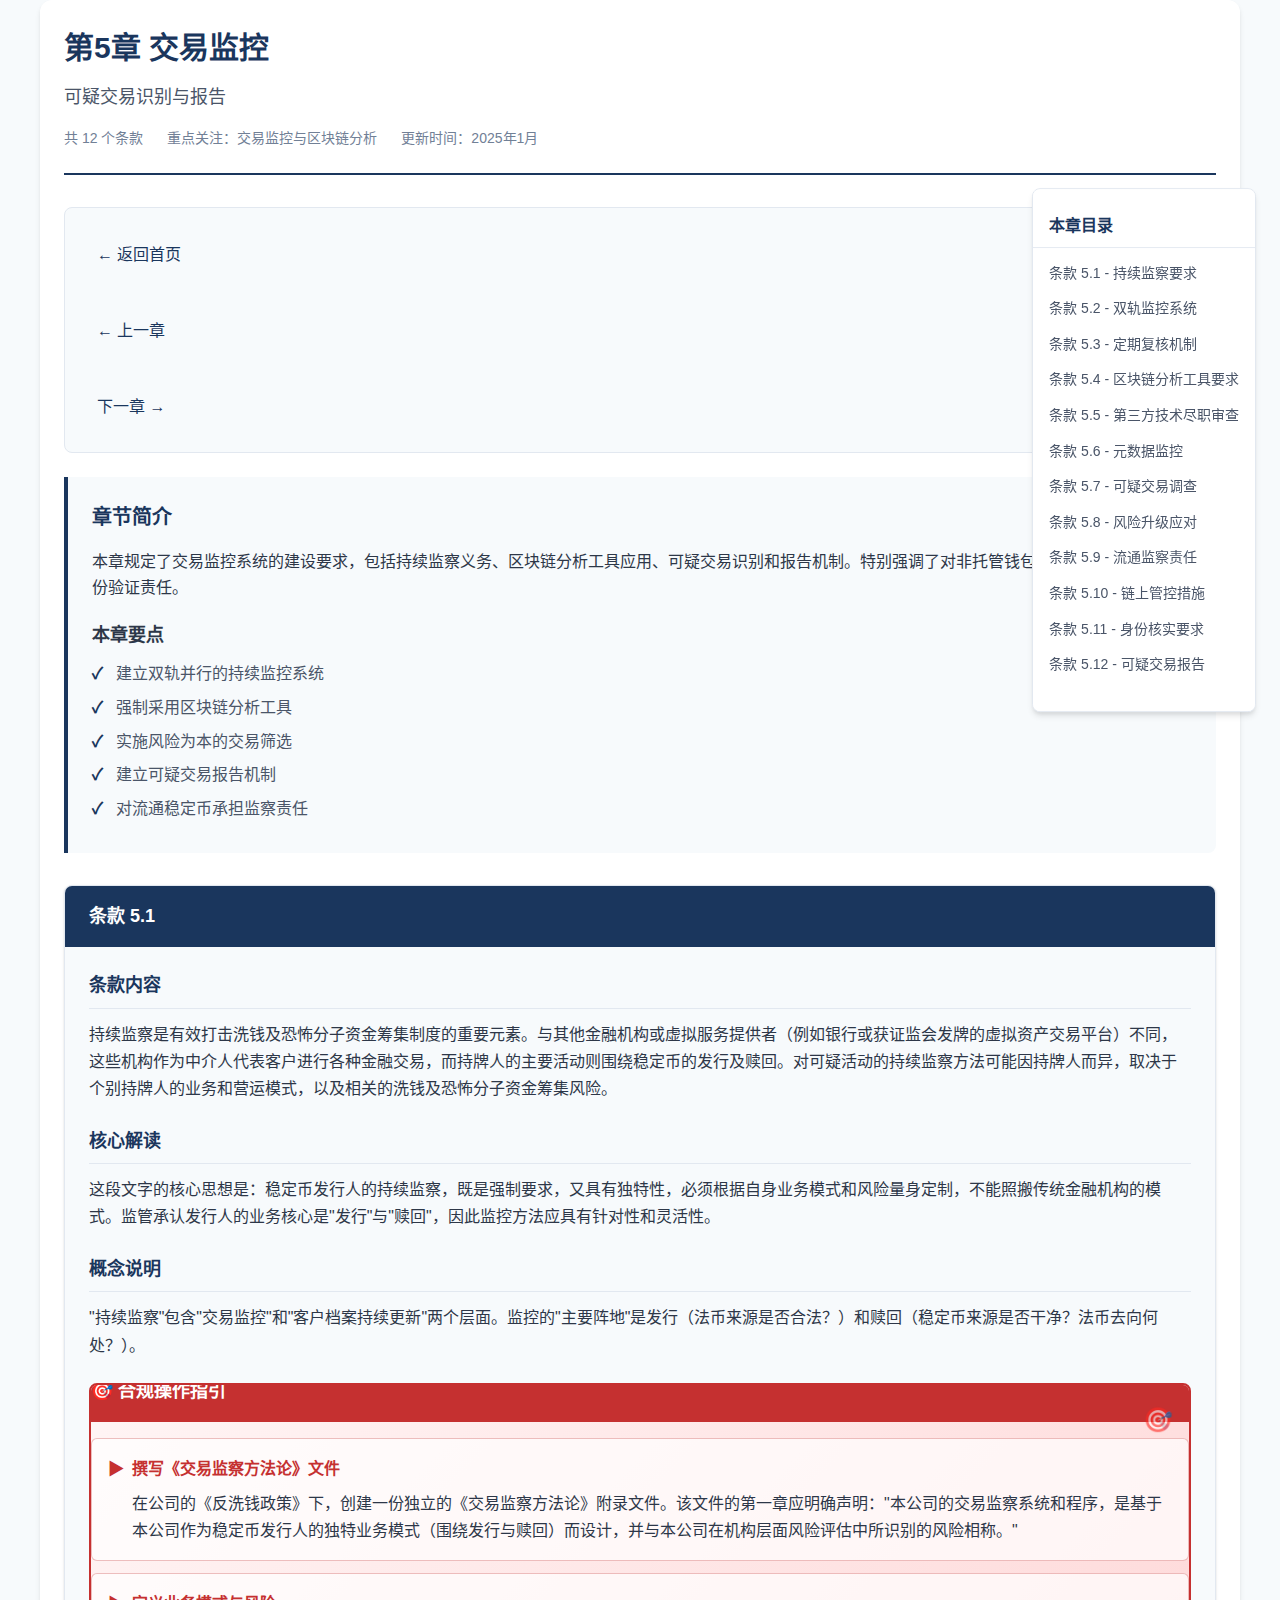
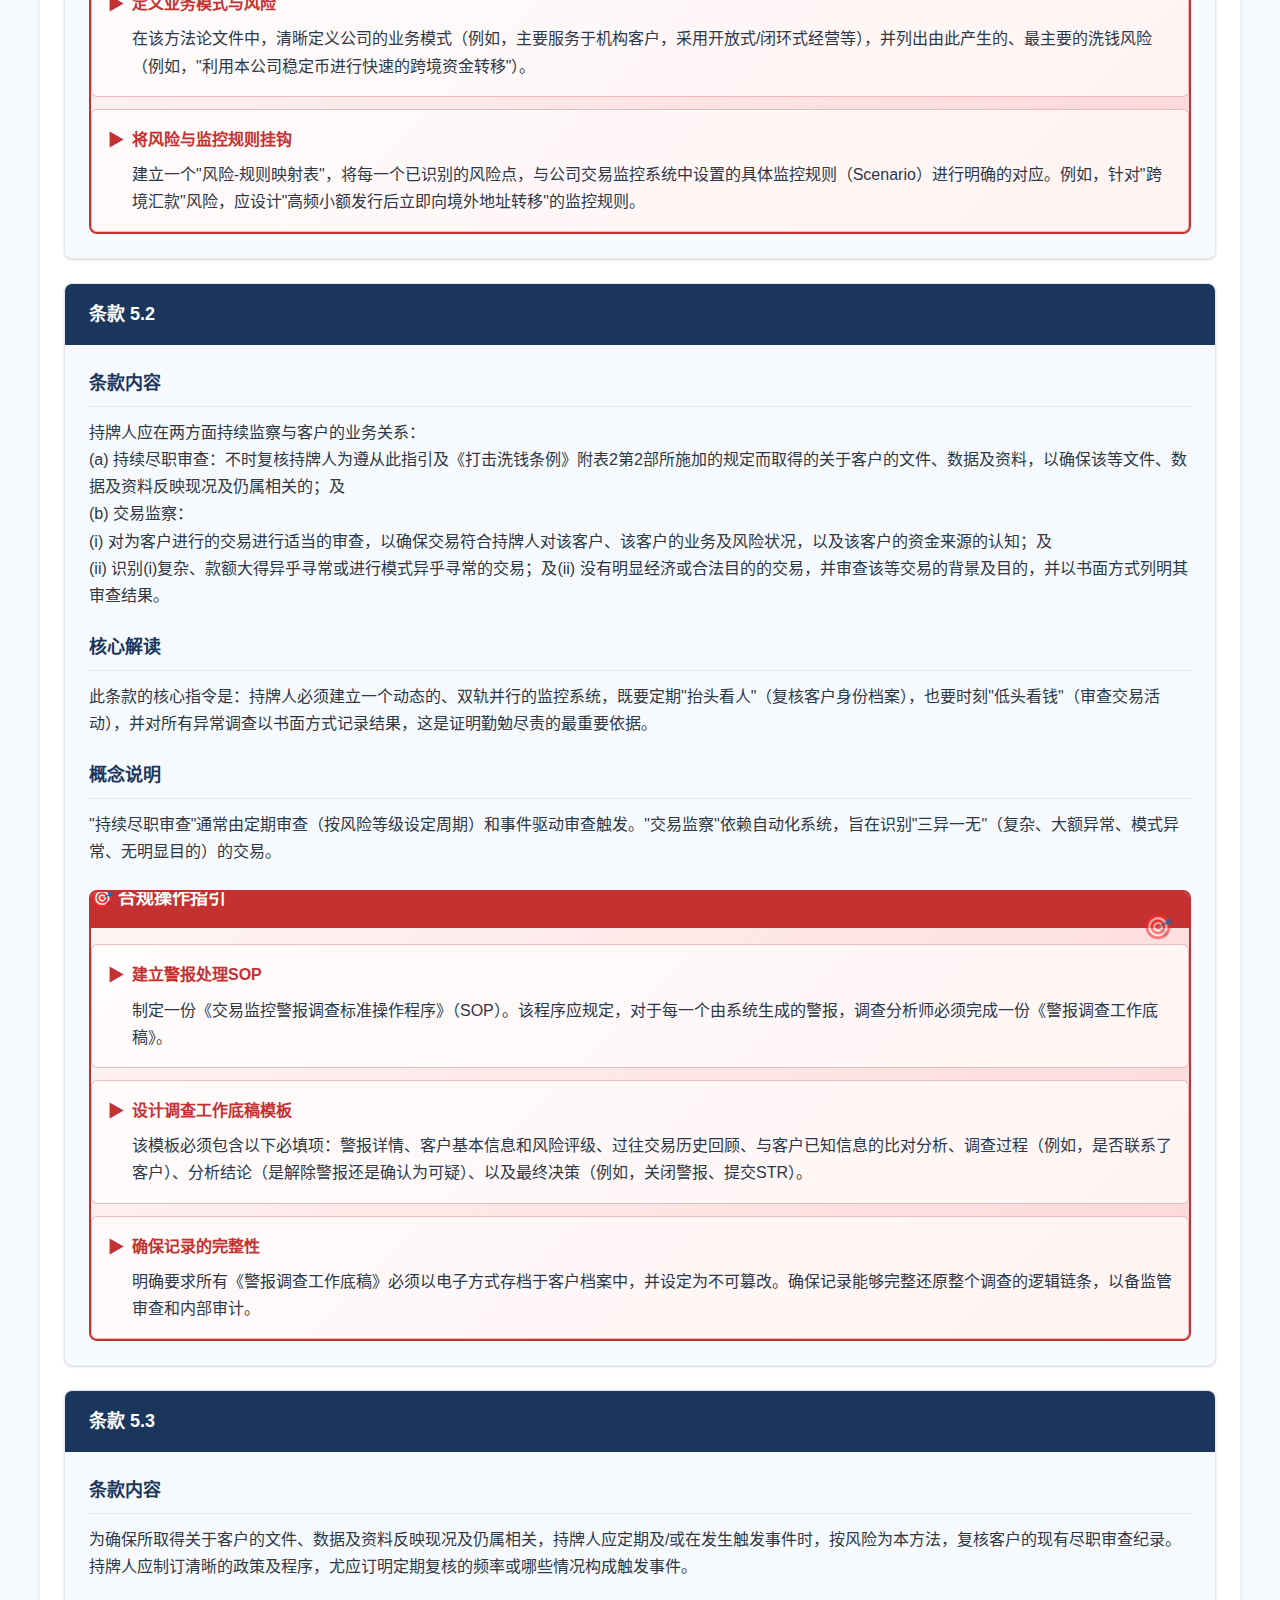
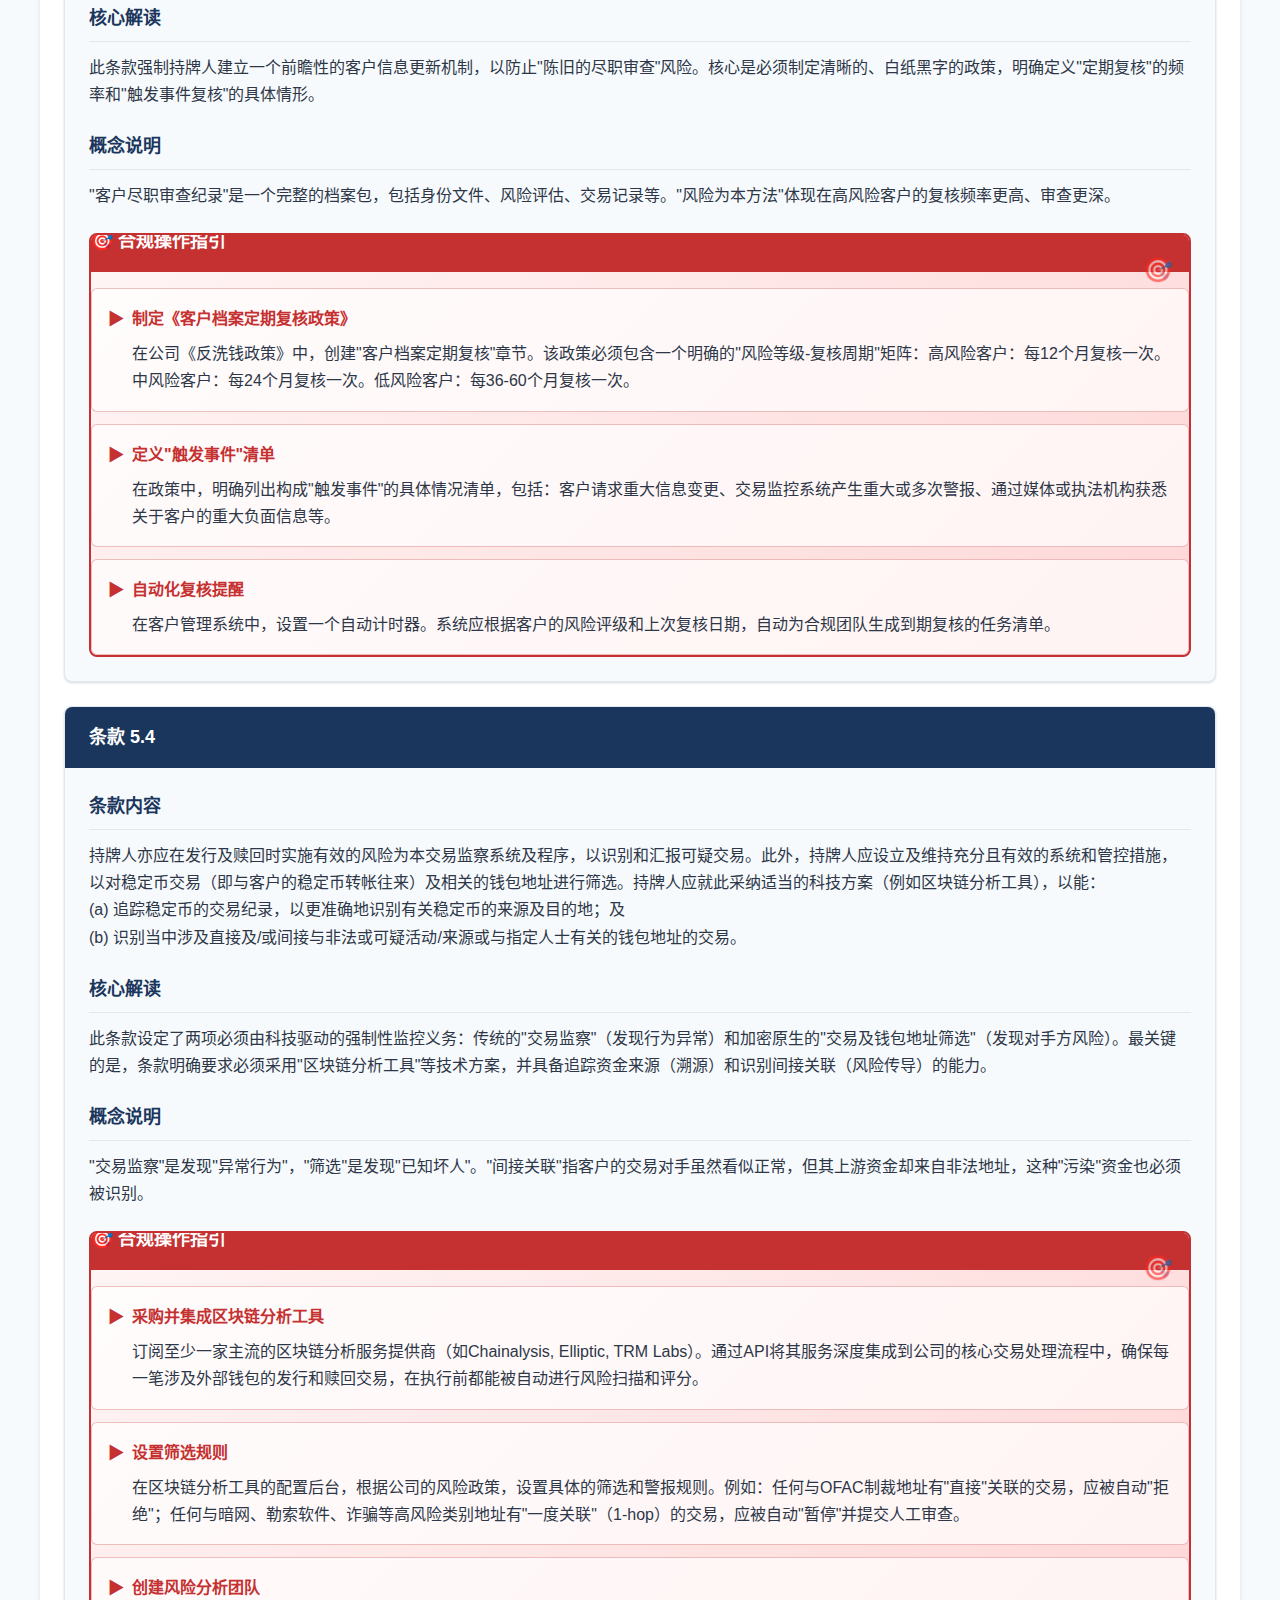
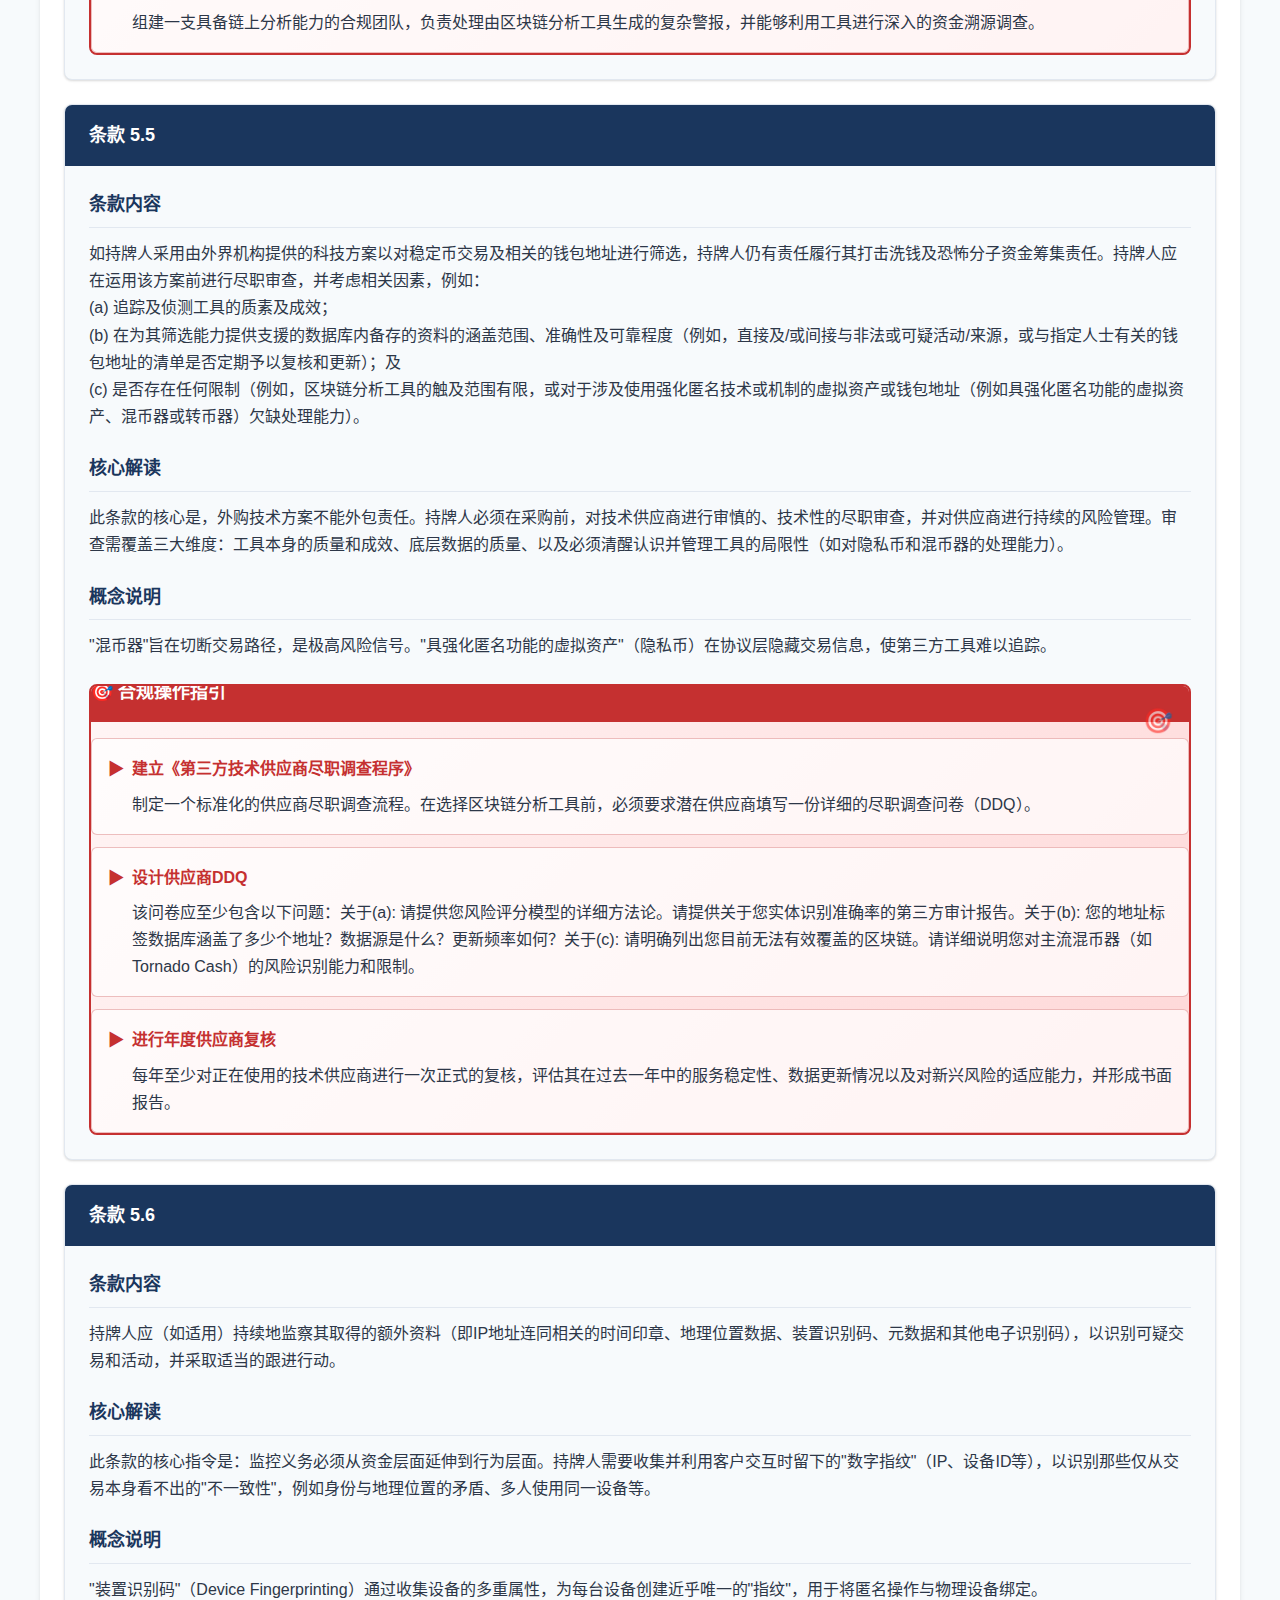
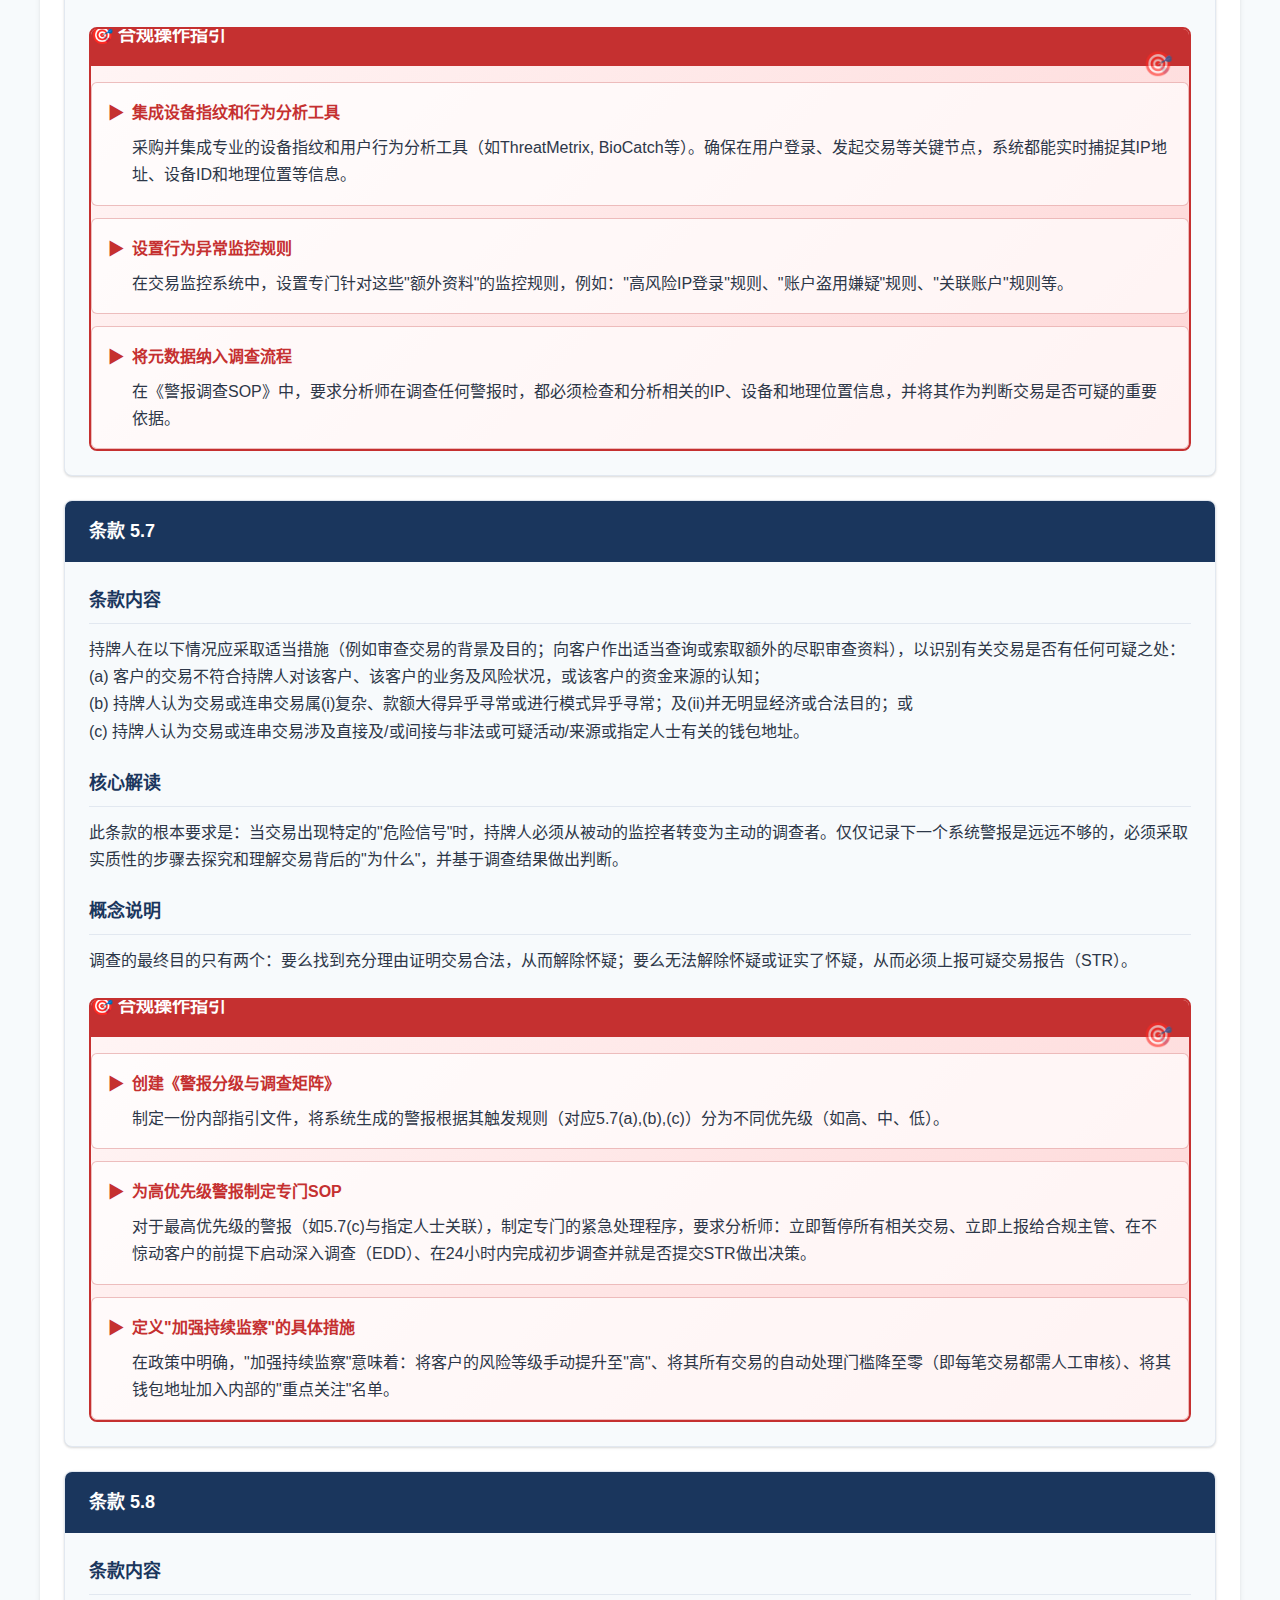
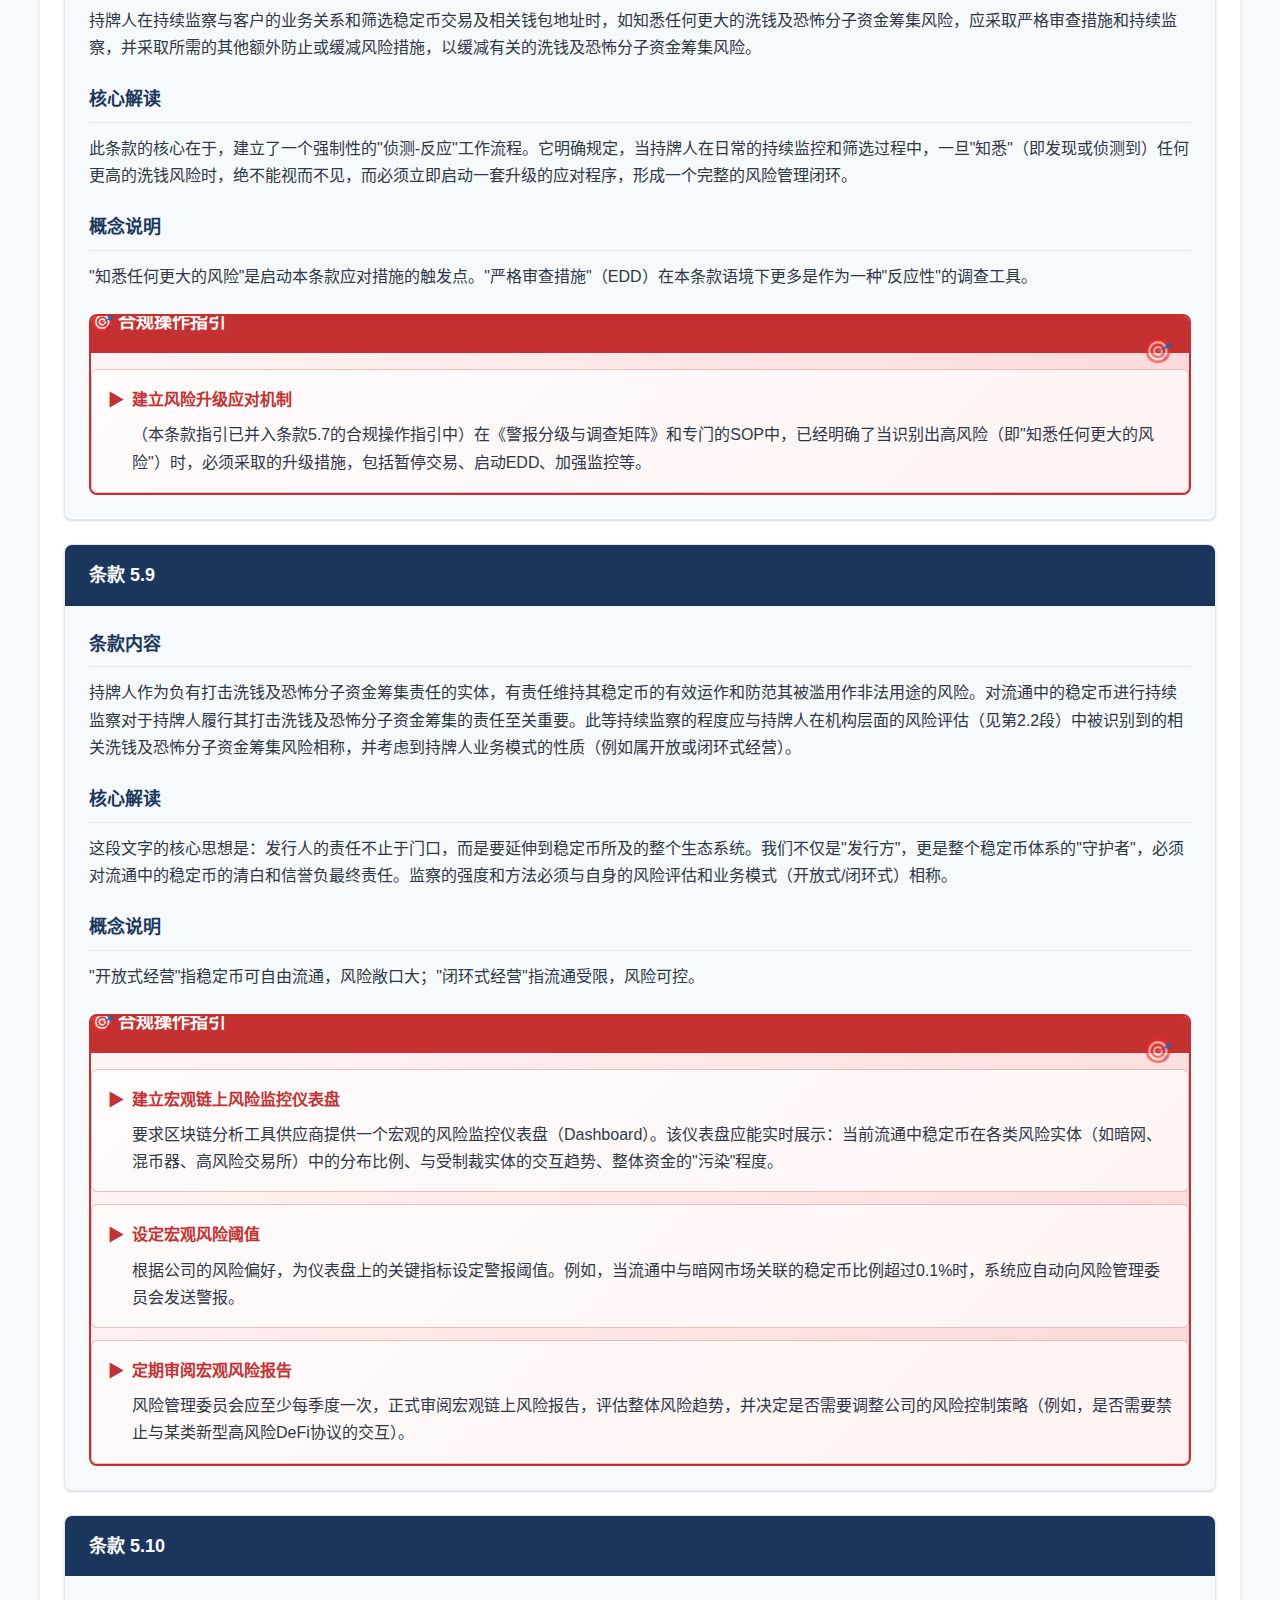
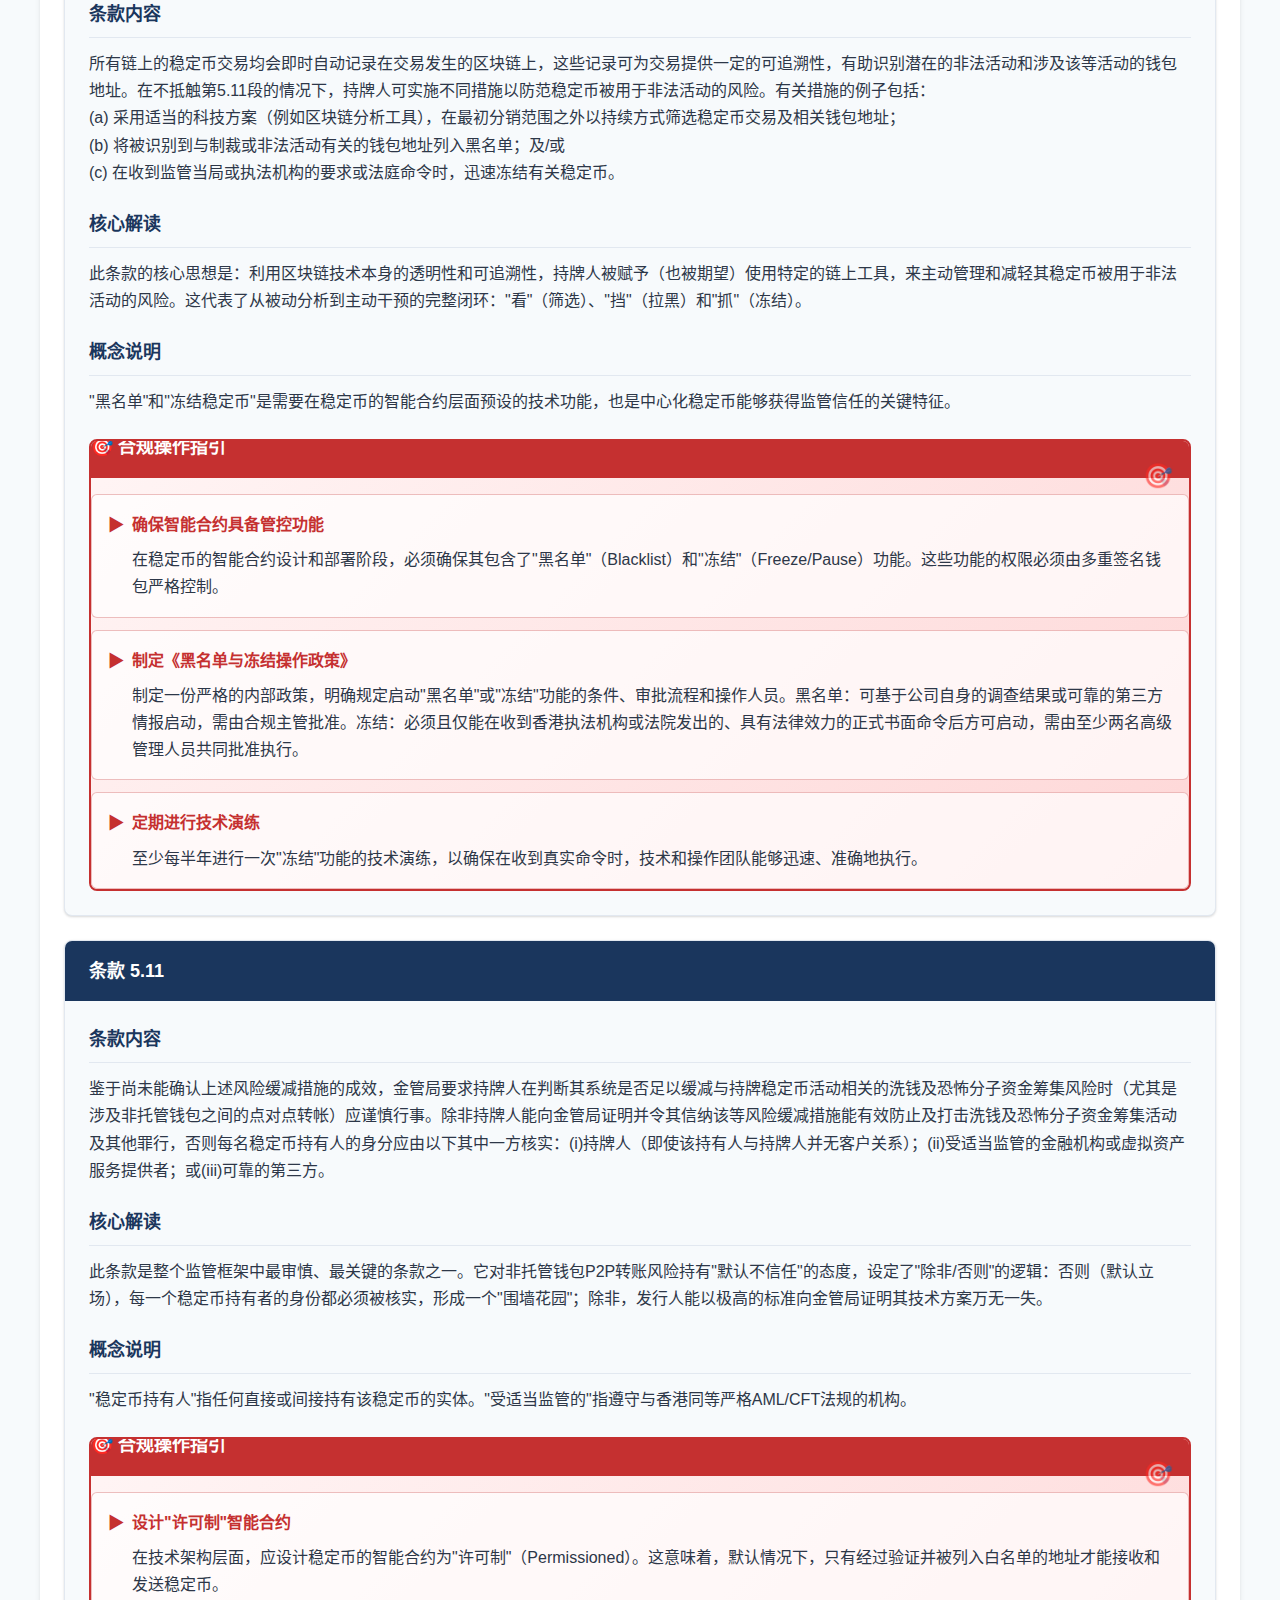
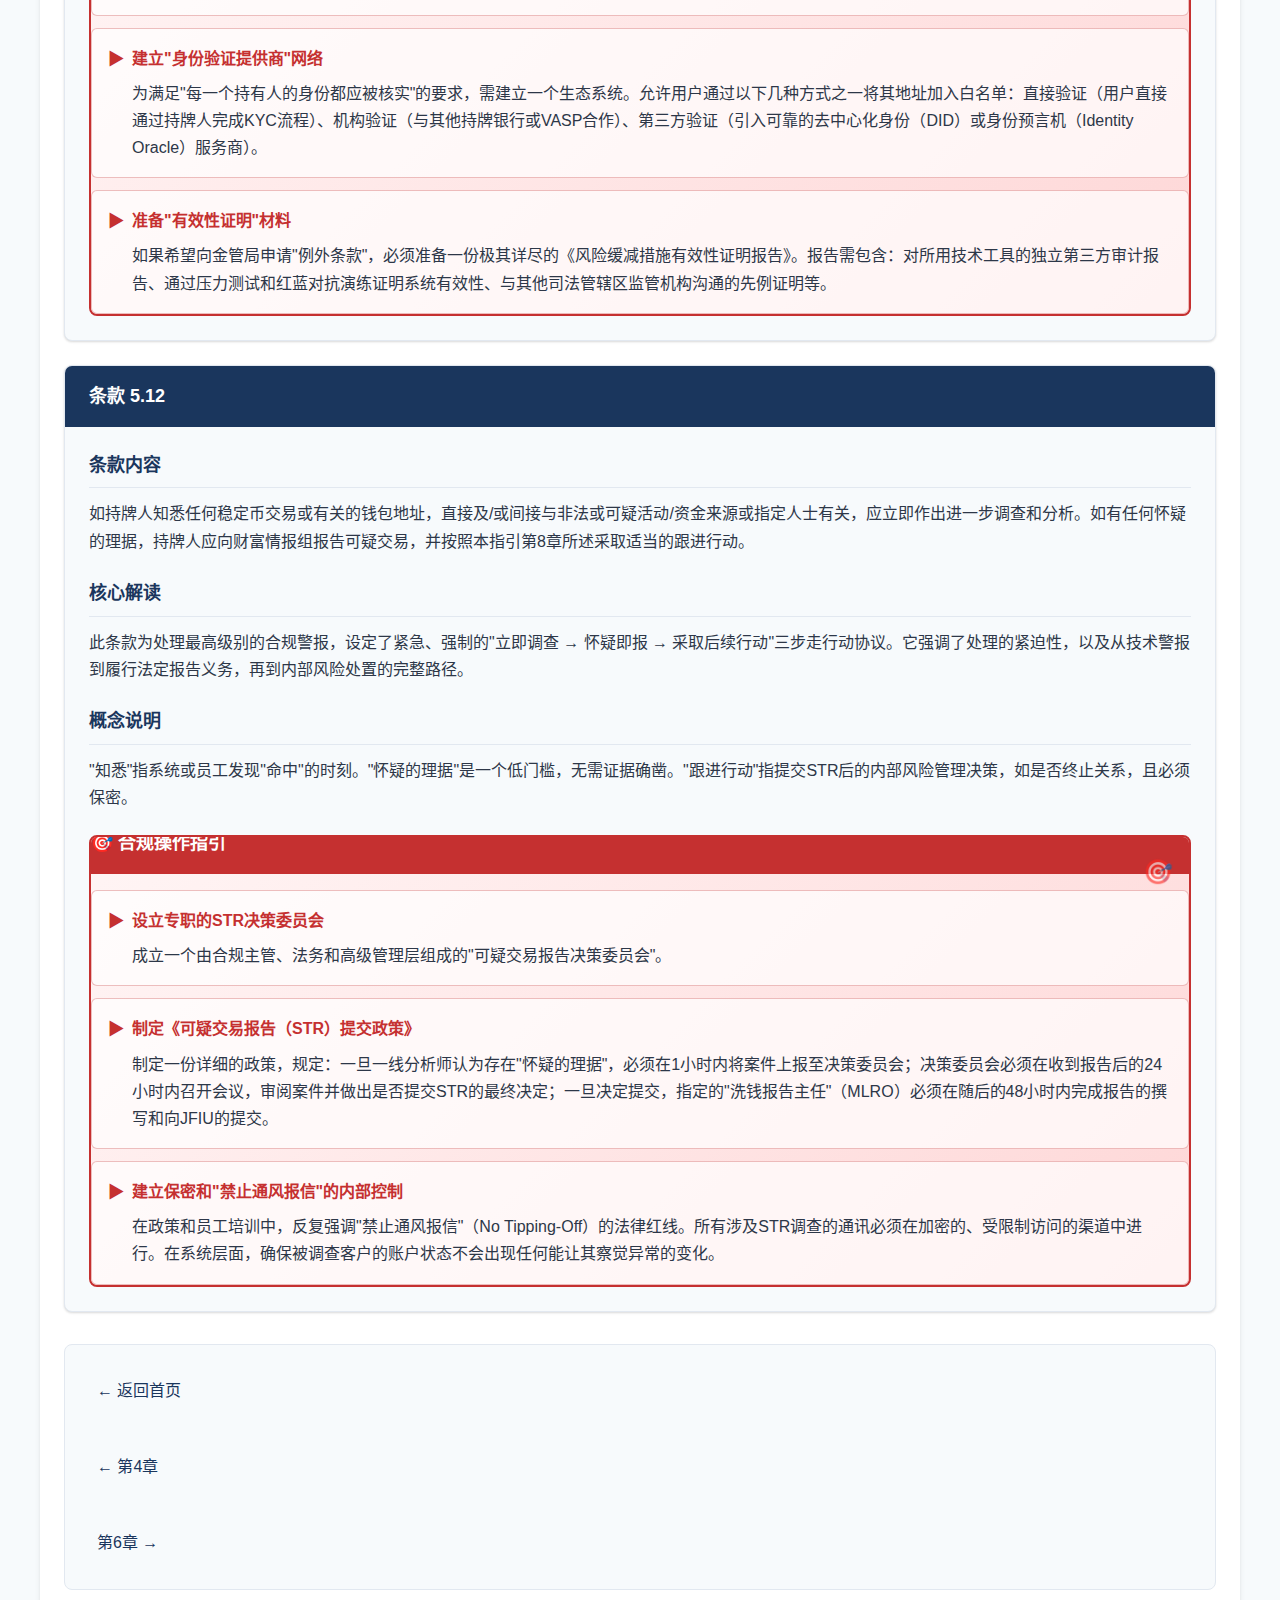
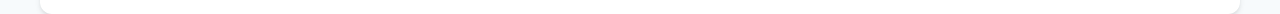
<file: chapters/chapter5.html>
<!DOCTYPE html>
<html lang="zh-CN">
<head>
    <meta charset="UTF-8">
    <meta name="viewport" content="width=device-width, initial-scale=1.0">
    <title>第5章 交易监控 - 香港稳定币监管法规解读</title>
    <link rel="stylesheet" href="../style.css">
</head>
<body>
    <div class="chapter-container">
        <header class="chapter-header">
            <h1 class="chapter-title-main">第5章 交易监控</h1>
            <p class="chapter-subtitle">可疑交易识别与报告</p>
            <div class="chapter-meta">
                <span>共 12 个条款</span>
                <span>重点关注：交易监控与区块链分析</span>
                <span>更新时间：2025年1月</span>
            </div>
        </header>

        <nav class="chapter-nav">
            <div class="nav-links">
                <a href="../index.html" class="nav-link">← 返回首页</a>
                <a href="chapter4.html" class="nav-link">← 上一章</a>
                <a href="chapter6.html" class="nav-link">下一章 →</a>
            </div>
        </nav>

        <section class="chapter-intro">
            <h2>章节简介</h2>
            <p>本章规定了交易监控系统的建设要求，包括持续监察义务、区块链分析工具应用、可疑交易识别和报告机制。特别强调了对非托管钱包交易的监控要求和身份验证责任。</p>
            
            <div class="chapter-highlights">
                <h3>本章要点</h3>
                <ul>
                    <li>建立双轨并行的持续监控系统</li>
                    <li>强制采用区块链分析工具</li>
                    <li>实施风险为本的交易筛选</li>
                    <li>建立可疑交易报告机制</li>
                    <li>对流通稳定币承担监察责任</li>
                </ul>
            </div>
        </section>

        <main class="articles-container">
            <!-- 条款 5.1 -->
            <article class="article-item" id="article-5-1">
                <header class="article-header">
                    条款 5.1
                </header>
                <div class="article-content">
                    <div class="article-section">
                        <h3 class="section-title">条款内容</h3>
                        <div class="section-content">
                            持续监察是有效打击洗钱及恐怖分子资金筹集制度的重要元素。与其他金融机构或虚拟服务提供者（例如银行或获证监会发牌的虚拟资产交易平台）不同，这些机构作为中介人代表客户进行各种金融交易，而持牌人的主要活动则围绕稳定币的发行及赎回。对可疑活动的持续监察方法可能因持牌人而异，取决于个别持牌人的业务和营运模式，以及相关的洗钱及恐怖分子资金筹集风险。
                        </div>
                    </div>
                    
                    <div class="article-section">
                        <h3 class="section-title">核心解读</h3>
                        <div class="section-content">
                            这段文字的核心思想是：稳定币发行人的持续监察，既是强制要求，又具有独特性，必须根据自身业务模式和风险量身定制，不能照搬传统金融机构的模式。监管承认发行人的业务核心是"发行"与"赎回"，因此监控方法应具有针对性和灵活性。
                        </div>
                    </div>
                    
                    <div class="article-section">
                        <h3 class="section-title">概念说明</h3>
                        <div class="section-content">
                            "持续监察"包含"交易监控"和"客户档案持续更新"两个层面。监控的"主要阵地"是发行（法币来源是否合法？）和赎回（稳定币来源是否干净？法币去向何处？）。
                        </div>
                    </div>
                    
                    <div class="article-section compliance-guidance">
                        <h3 class="section-title">🎯 合规操作指引</h3>
                        <div class="section-content">
                            <ul class="compliance-list">
                                <li>
                                    <div class="compliance-item-title">撰写《交易监察方法论》文件</div>
                                    <div>在公司的《反洗钱政策》下，创建一份独立的《交易监察方法论》附录文件。该文件的第一章应明确声明："本公司的交易监察系统和程序，是基于本公司作为稳定币发行人的独特业务模式（围绕发行与赎回）而设计，并与本公司在机构层面风险评估中所识别的风险相称。"</div>
                                </li>
                                <li>
                                    <div class="compliance-item-title">定义业务模式与风险</div>
                                    <div>在该方法论文件中，清晰定义公司的业务模式（例如，主要服务于机构客户，采用开放式/闭环式经营等），并列出由此产生的、最主要的洗钱风险（例如，"利用本公司稳定币进行快速的跨境资金转移"）。</div>
                                </li>
                                <li>
                                    <div class="compliance-item-title">将风险与监控规则挂钩</div>
                                    <div>建立一个"风险-规则映射表"，将每一个已识别的风险点，与公司交易监控系统中设置的具体监控规则（Scenario）进行明确的对应。例如，针对"跨境汇款"风险，应设计"高频小额发行后立即向境外地址转移"的监控规则。</div>
                                </li>
                            </ul>
                        </div>
                    </div>
                </div>
            </article>

            <!-- 条款 5.2 -->
            <article class="article-item" id="article-5-2">
                <header class="article-header">
                    条款 5.2
                </header>
                <div class="article-content">
                    <div class="article-section">
                        <h3 class="section-title">条款内容</h3>
                        <div class="section-content">
                            持牌人应在两方面持续监察与客户的业务关系：<br>
                            (a) 持续尽职审查：不时复核持牌人为遵从此指引及《打击洗钱条例》附表2第2部所施加的规定而取得的关于客户的文件、数据及资料，以确保该等文件、数据及资料反映现况及仍属相关的；及<br>
                            (b) 交易监察：<br>
                            (i) 对为客户进行的交易进行适当的审查，以确保交易符合持牌人对该客户、该客户的业务及风险状况，以及该客户的资金来源的认知；及<br>
                            (ii) 识别(i)复杂、款额大得异乎寻常或进行模式异乎寻常的交易；及(ii) 没有明显经济或合法目的的交易，并审查该等交易的背景及目的，并以书面方式列明其审查结果。
                        </div>
                    </div>
                    
                    <div class="article-section">
                        <h3 class="section-title">核心解读</h3>
                        <div class="section-content">
                            此条款的核心指令是：持牌人必须建立一个动态的、双轨并行的监控系统，既要定期"抬头看人"（复核客户身份档案），也要时刻"低头看钱"（审查交易活动），并对所有异常调查以书面方式记录结果，这是证明勤勉尽责的最重要依据。
                        </div>
                    </div>
                    
                    <div class="article-section">
                        <h3 class="section-title">概念说明</h3>
                        <div class="section-content">
                            "持续尽职审查"通常由定期审查（按风险等级设定周期）和事件驱动审查触发。"交易监察"依赖自动化系统，旨在识别"三异一无"（复杂、大额异常、模式异常、无明显目的）的交易。
                        </div>
                    </div>
                    
                    <div class="article-section compliance-guidance">
                        <h3 class="section-title">🎯 合规操作指引</h3>
                        <div class="section-content">
                            <ul class="compliance-list">
                                <li>
                                    <div class="compliance-item-title">建立警报处理SOP</div>
                                    <div>制定一份《交易监控警报调查标准操作程序》（SOP）。该程序应规定，对于每一个由系统生成的警报，调查分析师必须完成一份《警报调查工作底稿》。</div>
                                </li>
                                <li>
                                    <div class="compliance-item-title">设计调查工作底稿模板</div>
                                    <div>该模板必须包含以下必填项：警报详情、客户基本信息和风险评级、过往交易历史回顾、与客户已知信息的比对分析、调查过程（例如，是否联系了客户）、分析结论（是解除警报还是确认为可疑）、以及最终决策（例如，关闭警报、提交STR）。</div>
                                </li>
                                <li>
                                    <div class="compliance-item-title">确保记录的完整性</div>
                                    <div>明确要求所有《警报调查工作底稿》必须以电子方式存档于客户档案中，并设定为不可篡改。确保记录能够完整还原整个调查的逻辑链条，以备监管审查和内部审计。</div>
                                </li>
                            </ul>
                        </div>
                    </div>
                </div>
            </article>

            <!-- 条款 5.3 -->
            <article class="article-item" id="article-5-3">
                <header class="article-header">
                    条款 5.3
                </header>
                <div class="article-content">
                    <div class="article-section">
                        <h3 class="section-title">条款内容</h3>
                        <div class="section-content">
                            为确保所取得关于客户的文件、数据及资料反映现况及仍属相关，持牌人应定期及/或在发生触发事件时，按风险为本方法，复核客户的现有尽职审查纪录。持牌人应制订清晰的政策及程序，尤应订明定期复核的频率或哪些情况构成触发事件。
                        </div>
                    </div>
                    
                    <div class="article-section">
                        <h3 class="section-title">核心解读</h3>
                        <div class="section-content">
                            此条款强制持牌人建立一个前瞻性的客户信息更新机制，以防止"陈旧的尽职审查"风险。核心是必须制定清晰的、白纸黑字的政策，明确定义"定期复核"的频率和"触发事件复核"的具体情形。
                        </div>
                    </div>
                    
                    <div class="article-section">
                        <h3 class="section-title">概念说明</h3>
                        <div class="section-content">
                            "客户尽职审查纪录"是一个完整的档案包，包括身份文件、风险评估、交易记录等。"风险为本方法"体现在高风险客户的复核频率更高、审查更深。
                        </div>
                    </div>
                    
                    <div class="article-section compliance-guidance">
                        <h3 class="section-title">🎯 合规操作指引</h3>
                        <div class="section-content">
                            <ul class="compliance-list">
                                <li>
                                    <div class="compliance-item-title">制定《客户档案定期复核政策》</div>
                                    <div>在公司《反洗钱政策》中，创建"客户档案定期复核"章节。该政策必须包含一个明确的"风险等级-复核周期"矩阵：高风险客户：每12个月复核一次。中风险客户：每24个月复核一次。低风险客户：每36-60个月复核一次。</div>
                                </li>
                                <li>
                                    <div class="compliance-item-title">定义"触发事件"清单</div>
                                    <div>在政策中，明确列出构成"触发事件"的具体情况清单，包括：客户请求重大信息变更、交易监控系统产生重大或多次警报、通过媒体或执法机构获悉关于客户的重大负面信息等。</div>
                                </li>
                                <li>
                                    <div class="compliance-item-title">自动化复核提醒</div>
                                    <div>在客户管理系统中，设置一个自动计时器。系统应根据客户的风险评级和上次复核日期，自动为合规团队生成到期复核的任务清单。</div>
                                </li>
                            </ul>
                        </div>
                    </div>
                </div>
            </article>
            <!-- 条款 5.4 -->
            <article class="article-item" id="article-5-4">
                <header class="article-header">
                    条款 5.4
                </header>
                <div class="article-content">
                    <div class="article-section">
                        <h3 class="section-title">条款内容</h3>
                        <div class="section-content">
                            持牌人亦应在发行及赎回时实施有效的风险为本交易监察系统及程序，以识别和汇报可疑交易。此外，持牌人应设立及维持充分且有效的系统和管控措施，以对稳定币交易（即与客户的稳定币转帐往来）及相关的钱包地址进行筛选。持牌人应就此采纳适当的科技方案（例如区块链分析工具），以能：<br>
                            (a) 追踪稳定币的交易纪录，以更准确地识别有关稳定币的来源及目的地；及<br>
                            (b) 识别当中涉及直接及/或间接与非法或可疑活动/来源或与指定人士有关的钱包地址的交易。
                        </div>
                    </div>
                    
                    <div class="article-section">
                        <h3 class="section-title">核心解读</h3>
                        <div class="section-content">
                            此条款设定了两项必须由科技驱动的强制性监控义务：传统的"交易监察"（发现行为异常）和加密原生的"交易及钱包地址筛选"（发现对手方风险）。最关键的是，条款明确要求必须采用"区块链分析工具"等技术方案，并具备追踪资金来源（溯源）和识别间接关联（风险传导）的能力。
                        </div>
                    </div>
                    
                    <div class="article-section">
                        <h3 class="section-title">概念说明</h3>
                        <div class="section-content">
                            "交易监察"是发现"异常行为"，"筛选"是发现"已知坏人"。"间接关联"指客户的交易对手虽然看似正常，但其上游资金却来自非法地址，这种"污染"资金也必须被识别。
                        </div>
                    </div>
                    
                    <div class="article-section compliance-guidance">
                        <h3 class="section-title">🎯 合规操作指引</h3>
                        <div class="section-content">
                            <ul class="compliance-list">
                                <li>
                                    <div class="compliance-item-title">采购并集成区块链分析工具</div>
                                    <div>订阅至少一家主流的区块链分析服务提供商（如Chainalysis, Elliptic, TRM Labs）。通过API将其服务深度集成到公司的核心交易处理流程中，确保每一笔涉及外部钱包的发行和赎回交易，在执行前都能被自动进行风险扫描和评分。</div>
                                </li>
                                <li>
                                    <div class="compliance-item-title">设置筛选规则</div>
                                    <div>在区块链分析工具的配置后台，根据公司的风险政策，设置具体的筛选和警报规则。例如：任何与OFAC制裁地址有"直接"关联的交易，应被自动"拒绝"；任何与暗网、勒索软件、诈骗等高风险类别地址有"一度关联"（1-hop）的交易，应被自动"暂停"并提交人工审查。</div>
                                </li>
                                <li>
                                    <div class="compliance-item-title">创建风险分析团队</div>
                                    <div>组建一支具备链上分析能力的合规团队，负责处理由区块链分析工具生成的复杂警报，并能够利用工具进行深入的资金溯源调查。</div>
                                </li>
                            </ul>
                        </div>
                    </div>
                </div>
            </article>

            <!-- 条款 5.5 -->
            <article class="article-item" id="article-5-5">
                <header class="article-header">
                    条款 5.5
                </header>
                <div class="article-content">
                    <div class="article-section">
                        <h3 class="section-title">条款内容</h3>
                        <div class="section-content">
                            如持牌人采用由外界机构提供的科技方案以对稳定币交易及相关的钱包地址进行筛选，持牌人仍有责任履行其打击洗钱及恐怖分子资金筹集责任。持牌人应在运用该方案前进行尽职审查，并考虑相关因素，例如：<br>
                            (a) 追踪及侦测工具的质素及成效；<br>
                            (b) 在为其筛选能力提供支援的数据库内备存的资料的涵盖范围、准确性及可靠程度（例如，直接及/或间接与非法或可疑活动/来源，或与指定人士有关的钱包地址的清单是否定期予以复核和更新）；及<br>
                            (c) 是否存在任何限制（例如，区块链分析工具的触及范围有限，或对于涉及使用强化匿名技术或机制的虚拟资产或钱包地址（例如具强化匿名功能的虚拟资产、混币器或转币器）欠缺处理能力）。
                        </div>
                    </div>
                    
                    <div class="article-section">
                        <h3 class="section-title">核心解读</h3>
                        <div class="section-content">
                            此条款的核心是，外购技术方案不能外包责任。持牌人必须在采购前，对技术供应商进行审慎的、技术性的尽职审查，并对供应商进行持续的风险管理。审查需覆盖三大维度：工具本身的质量和成效、底层数据的质量、以及必须清醒认识并管理工具的局限性（如对隐私币和混币器的处理能力）。
                        </div>
                    </div>
                    
                    <div class="article-section">
                        <h3 class="section-title">概念说明</h3>
                        <div class="section-content">
                            "混币器"旨在切断交易路径，是极高风险信号。"具强化匿名功能的虚拟资产"（隐私币）在协议层隐藏交易信息，使第三方工具难以追踪。
                        </div>
                    </div>
                    
                    <div class="article-section compliance-guidance">
                        <h3 class="section-title">🎯 合规操作指引</h3>
                        <div class="section-content">
                            <ul class="compliance-list">
                                <li>
                                    <div class="compliance-item-title">建立《第三方技术供应商尽职调查程序》</div>
                                    <div>制定一个标准化的供应商尽职调查流程。在选择区块链分析工具前，必须要求潜在供应商填写一份详细的尽职调查问卷（DDQ）。</div>
                                </li>
                                <li>
                                    <div class="compliance-item-title">设计供应商DDQ</div>
                                    <div>该问卷应至少包含以下问题：关于(a): 请提供您风险评分模型的详细方法论。请提供关于您实体识别准确率的第三方审计报告。关于(b): 您的地址标签数据库涵盖了多少个地址？数据源是什么？更新频率如何？关于(c): 请明确列出您目前无法有效覆盖的区块链。请详细说明您对主流混币器（如Tornado Cash）的风险识别能力和限制。</div>
                                </li>
                                <li>
                                    <div class="compliance-item-title">进行年度供应商复核</div>
                                    <div>每年至少对正在使用的技术供应商进行一次正式的复核，评估其在过去一年中的服务稳定性、数据更新情况以及对新兴风险的适应能力，并形成书面报告。</div>
                                </li>
                            </ul>
                        </div>
                    </div>
                </div>
            </article>

            <!-- 条款 5.6 -->
            <article class="article-item" id="article-5-6">
                <header class="article-header">
                    条款 5.6
                </header>
                <div class="article-content">
                    <div class="article-section">
                        <h3 class="section-title">条款内容</h3>
                        <div class="section-content">
                            持牌人应（如适用）持续地监察其取得的额外资料（即IP地址连同相关的时间印章、地理位置数据、装置识别码、元数据和其他电子识别码），以识别可疑交易和活动，并采取适当的跟进行动。
                        </div>
                    </div>
                    
                    <div class="article-section">
                        <h3 class="section-title">核心解读</h3>
                        <div class="section-content">
                            此条款的核心指令是：监控义务必须从资金层面延伸到行为层面。持牌人需要收集并利用客户交互时留下的"数字指纹"（IP、设备ID等），以识别那些仅从交易本身看不出的"不一致性"，例如身份与地理位置的矛盾、多人使用同一设备等。
                        </div>
                    </div>
                    
                    <div class="article-section">
                        <h3 class="section-title">概念说明</h3>
                        <div class="section-content">
                            "装置识别码"（Device Fingerprinting）通过收集设备的多重属性，为每台设备创建近乎唯一的"指纹"，用于将匿名操作与物理设备绑定。
                        </div>
                    </div>
                    
                    <div class="article-section compliance-guidance">
                        <h3 class="section-title">🎯 合规操作指引</h3>
                        <div class="section-content">
                            <ul class="compliance-list">
                                <li>
                                    <div class="compliance-item-title">集成设备指纹和行为分析工具</div>
                                    <div>采购并集成专业的设备指纹和用户行为分析工具（如ThreatMetrix, BioCatch等）。确保在用户登录、发起交易等关键节点，系统都能实时捕捉其IP地址、设备ID和地理位置等信息。</div>
                                </li>
                                <li>
                                    <div class="compliance-item-title">设置行为异常监控规则</div>
                                    <div>在交易监控系统中，设置专门针对这些"额外资料"的监控规则，例如："高风险IP登录"规则、"账户盗用嫌疑"规则、"关联账户"规则等。</div>
                                </li>
                                <li>
                                    <div class="compliance-item-title">将元数据纳入调查流程</div>
                                    <div>在《警报调查SOP》中，要求分析师在调查任何警报时，都必须检查和分析相关的IP、设备和地理位置信息，并将其作为判断交易是否可疑的重要依据。</div>
                                </li>
                            </ul>
                        </div>
                    </div>
                </div>
            </article>

            <!-- 条款 5.7 -->
            <article class="article-item" id="article-5-7">
                <header class="article-header">
                    条款 5.7
                </header>
                <div class="article-content">
                    <div class="article-section">
                        <h3 class="section-title">条款内容</h3>
                        <div class="section-content">
                            持牌人在以下情况应采取适当措施（例如审查交易的背景及目的；向客户作出适当查询或索取额外的尽职审查资料），以识别有关交易是否有任何可疑之处：<br>
                            (a) 客户的交易不符合持牌人对该客户、该客户的业务及风险状况，或该客户的资金来源的认知；<br>
                            (b) 持牌人认为交易或连串交易属(i)复杂、款额大得异乎寻常或进行模式异乎寻常；及(ii)并无明显经济或合法目的；或<br>
                            (c) 持牌人认为交易或连串交易涉及直接及/或间接与非法或可疑活动/来源或指定人士有关的钱包地址。
                        </div>
                    </div>
                    
                    <div class="article-section">
                        <h3 class="section-title">核心解读</h3>
                        <div class="section-content">
                            此条款的根本要求是：当交易出现特定的"危险信号"时，持牌人必须从被动的监控者转变为主动的调查者。仅仅记录下一个系统警报是远远不够的，必须采取实质性的步骤去探究和理解交易背后的"为什么"，并基于调查结果做出判断。
                        </div>
                    </div>
                    
                    <div class="article-section">
                        <h3 class="section-title">概念说明</h3>
                        <div class="section-content">
                            调查的最终目的只有两个：要么找到充分理由证明交易合法，从而解除怀疑；要么无法解除怀疑或证实了怀疑，从而必须上报可疑交易报告（STR）。
                        </div>
                    </div>
                    
                    <div class="article-section compliance-guidance">
                        <h3 class="section-title">🎯 合规操作指引</h3>
                        <div class="section-content">
                            <ul class="compliance-list">
                                <li>
                                    <div class="compliance-item-title">创建《警报分级与调查矩阵》</div>
                                    <div>制定一份内部指引文件，将系统生成的警报根据其触发规则（对应5.7(a),(b),(c)）分为不同优先级（如高、中、低）。</div>
                                </li>
                                <li>
                                    <div class="compliance-item-title">为高优先级警报制定专门SOP</div>
                                    <div>对于最高优先级的警报（如5.7(c)与指定人士关联），制定专门的紧急处理程序，要求分析师：立即暂停所有相关交易、立即上报给合规主管、在不惊动客户的前提下启动深入调查（EDD）、在24小时内完成初步调查并就是否提交STR做出决策。</div>
                                </li>
                                <li>
                                    <div class="compliance-item-title">定义"加强持续监察"的具体措施</div>
                                    <div>在政策中明确，"加强持续监察"意味着：将客户的风险等级手动提升至"高"、将其所有交易的自动处理门槛降至零（即每笔交易都需人工审核）、将其钱包地址加入内部的"重点关注"名单。</div>
                                </li>
                            </ul>
                        </div>
                    </div>
                </div>
            </article>

            <!-- 条款 5.8 -->
            <article class="article-item" id="article-5-8">
                <header class="article-header">
                    条款 5.8
                </header>
                <div class="article-content">
                    <div class="article-section">
                        <h3 class="section-title">条款内容</h3>
                        <div class="section-content">
                            持牌人在持续监察与客户的业务关系和筛选稳定币交易及相关钱包地址时，如知悉任何更大的洗钱及恐怖分子资金筹集风险，应采取严格审查措施和持续监察，并采取所需的其他额外防止或缓减风险措施，以缓减有关的洗钱及恐怖分子资金筹集风险。
                        </div>
                    </div>
                    
                    <div class="article-section">
                        <h3 class="section-title">核心解读</h3>
                        <div class="section-content">
                            此条款的核心在于，建立了一个强制性的"侦测-反应"工作流程。它明确规定，当持牌人在日常的持续监控和筛选过程中，一旦"知悉"（即发现或侦测到）任何更高的洗钱风险时，绝不能视而不见，而必须立即启动一套升级的应对程序，形成一个完整的风险管理闭环。
                        </div>
                    </div>
                    
                    <div class="article-section">
                        <h3 class="section-title">概念说明</h3>
                        <div class="section-content">
                            "知悉任何更大的风险"是启动本条款应对措施的触发点。"严格审查措施"（EDD）在本条款语境下更多是作为一种"反应性"的调查工具。
                        </div>
                    </div>
                    
                    <div class="article-section compliance-guidance">
                        <h3 class="section-title">🎯 合规操作指引</h3>
                        <div class="section-content">
                            <ul class="compliance-list">
                                <li>
                                    <div class="compliance-item-title">建立风险升级应对机制</div>
                                    <div>（本条款指引已并入条款5.7的合规操作指引中）在《警报分级与调查矩阵》和专门的SOP中，已经明确了当识别出高风险（即"知悉任何更大的风险"）时，必须采取的升级措施，包括暂停交易、启动EDD、加强监控等。</div>
                                </li>
                            </ul>
                        </div>
                    </div>
                </div>
            </article>

            <!-- 条款 5.9 -->
            <article class="article-item" id="article-5-9">
                <header class="article-header">
                    条款 5.9
                </header>
                <div class="article-content">
                    <div class="article-section">
                        <h3 class="section-title">条款内容</h3>
                        <div class="section-content">
                            持牌人作为负有打击洗钱及恐怖分子资金筹集责任的实体，有责任维持其稳定币的有效运作和防范其被滥用作非法用途的风险。对流通中的稳定币进行持续监察对于持牌人履行其打击洗钱及恐怖分子资金筹集的责任至关重要。此等持续监察的程度应与持牌人在机构层面的风险评估（见第2.2段）中被识别到的相关洗钱及恐怖分子资金筹集风险相称，并考虑到持牌人业务模式的性质（例如属开放或闭环式经营）。
                        </div>
                    </div>
                    
                    <div class="article-section">
                        <h3 class="section-title">核心解读</h3>
                        <div class="section-content">
                            这段文字的核心思想是：发行人的责任不止于门口，而是要延伸到稳定币所及的整个生态系统。我们不仅是"发行方"，更是整个稳定币体系的"守护者"，必须对流通中的稳定币的清白和信誉负最终责任。监察的强度和方法必须与自身的风险评估和业务模式（开放式/闭环式）相称。
                        </div>
                    </div>
                    
                    <div class="article-section">
                        <h3 class="section-title">概念说明</h3>
                        <div class="section-content">
                            "开放式经营"指稳定币可自由流通，风险敞口大；"闭环式经营"指流通受限，风险可控。
                        </div>
                    </div>
                    
                    <div class="article-section compliance-guidance">
                        <h3 class="section-title">🎯 合规操作指引</h3>
                        <div class="section-content">
                            <ul class="compliance-list">
                                <li>
                                    <div class="compliance-item-title">建立宏观链上风险监控仪表盘</div>
                                    <div>要求区块链分析工具供应商提供一个宏观的风险监控仪表盘（Dashboard）。该仪表盘应能实时展示：当前流通中稳定币在各类风险实体（如暗网、混币器、高风险交易所）中的分布比例、与受制裁实体的交互趋势、整体资金的"污染"程度。</div>
                                </li>
                                <li>
                                    <div class="compliance-item-title">设定宏观风险阈值</div>
                                    <div>根据公司的风险偏好，为仪表盘上的关键指标设定警报阈值。例如，当流通中与暗网市场关联的稳定币比例超过0.1%时，系统应自动向风险管理委员会发送警报。</div>
                                </li>
                                <li>
                                    <div class="compliance-item-title">定期审阅宏观风险报告</div>
                                    <div>风险管理委员会应至少每季度一次，正式审阅宏观链上风险报告，评估整体风险趋势，并决定是否需要调整公司的风险控制策略（例如，是否需要禁止与某类新型高风险DeFi协议的交互）。</div>
                                </li>
                            </ul>
                        </div>
                    </div>
                </div>
            </article>

            <!-- 条款 5.10 -->
            <article class="article-item" id="article-5-10">
                <header class="article-header">
                    条款 5.10
                </header>
                <div class="article-content">
                    <div class="article-section">
                        <h3 class="section-title">条款内容</h3>
                        <div class="section-content">
                            所有链上的稳定币交易均会即时自动记录在交易发生的区块链上，这些记录可为交易提供一定的可追溯性，有助识别潜在的非法活动和涉及该等活动的钱包地址。在不抵触第5.11段的情况下，持牌人可实施不同措施以防范稳定币被用于非法活动的风险。有关措施的例子包括：<br>
                            (a) 采用适当的科技方案（例如区块链分析工具），在最初分销范围之外以持续方式筛选稳定币交易及相关钱包地址；<br>
                            (b) 将被识别到与制裁或非法活动有关的钱包地址列入黑名单；及/或<br>
                            (c) 在收到监管当局或执法机构的要求或法庭命令时，迅速冻结有关稳定币。
                        </div>
                    </div>
                    
                    <div class="article-section">
                        <h3 class="section-title">核心解读</h3>
                        <div class="section-content">
                            此条款的核心思想是：利用区块链技术本身的透明性和可追溯性，持牌人被赋予（也被期望）使用特定的链上工具，来主动管理和减轻其稳定币被用于非法活动的风险。这代表了从被动分析到主动干预的完整闭环："看"（筛选）、"挡"（拉黑）和"抓"（冻结）。
                        </div>
                    </div>
                    
                    <div class="article-section">
                        <h3 class="section-title">概念说明</h3>
                        <div class="section-content">
                            "黑名单"和"冻结稳定币"是需要在稳定币的智能合约层面预设的技术功能，也是中心化稳定币能够获得监管信任的关键特征。
                        </div>
                    </div>
                    
                    <div class="article-section compliance-guidance">
                        <h3 class="section-title">🎯 合规操作指引</h3>
                        <div class="section-content">
                            <ul class="compliance-list">
                                <li>
                                    <div class="compliance-item-title">确保智能合约具备管控功能</div>
                                    <div>在稳定币的智能合约设计和部署阶段，必须确保其包含了"黑名单"（Blacklist）和"冻结"（Freeze/Pause）功能。这些功能的权限必须由多重签名钱包严格控制。</div>
                                </li>
                                <li>
                                    <div class="compliance-item-title">制定《黑名单与冻结操作政策》</div>
                                    <div>制定一份严格的内部政策，明确规定启动"黑名单"或"冻结"功能的条件、审批流程和操作人员。黑名单：可基于公司自身的调查结果或可靠的第三方情报启动，需由合规主管批准。冻结：必须且仅能在收到香港执法机构或法院发出的、具有法律效力的正式书面命令后方可启动，需由至少两名高级管理人员共同批准执行。</div>
                                </li>
                                <li>
                                    <div class="compliance-item-title">定期进行技术演练</div>
                                    <div>至少每半年进行一次"冻结"功能的技术演练，以确保在收到真实命令时，技术和操作团队能够迅速、准确地执行。</div>
                                </li>
                            </ul>
                        </div>
                    </div>
                </div>
            </article>

            <!-- 条款 5.11 -->
            <article class="article-item" id="article-5-11">
                <header class="article-header">
                    条款 5.11
                </header>
                <div class="article-content">
                    <div class="article-section">
                        <h3 class="section-title">条款内容</h3>
                        <div class="section-content">
                            鉴于尚未能确认上述风险缓减措施的成效，金管局要求持牌人在判断其系统是否足以缓减与持牌稳定币活动相关的洗钱及恐怖分子资金筹集风险时（尤其是涉及非托管钱包之间的点对点转帐）应谨慎行事。除非持牌人能向金管局证明并令其信纳该等风险缓减措施能有效防止及打击洗钱及恐怖分子资金筹集活动及其他罪行，否则每名稳定币持有人的身分应由以下其中一方核实：(i)持牌人（即使该持有人与持牌人并无客户关系）；(ii)受适当监管的金融机构或虚拟资产服务提供者；或(iii)可靠的第三方。
                        </div>
                    </div>
                    
                    <div class="article-section">
                        <h3 class="section-title">核心解读</h3>
                        <div class="section-content">
                            此条款是整个监管框架中最审慎、最关键的条款之一。它对非托管钱包P2P转账风险持有"默认不信任"的态度，设定了"除非/否则"的逻辑：否则（默认立场），每一个稳定币持有者的身份都必须被核实，形成一个"围墙花园"；除非，发行人能以极高的标准向金管局证明其技术方案万无一失。
                        </div>
                    </div>
                    
                    <div class="article-section">
                        <h3 class="section-title">概念说明</h3>
                        <div class="section-content">
                            "稳定币持有人"指任何直接或间接持有该稳定币的实体。"受适当监管的"指遵守与香港同等严格AML/CFT法规的机构。
                        </div>
                    </div>
                    
                    <div class="article-section compliance-guidance">
                        <h3 class="section-title">🎯 合规操作指引</h3>
                        <div class="section-content">
                            <ul class="compliance-list">
                                <li>
                                    <div class="compliance-item-title">设计"许可制"智能合约</div>
                                    <div>在技术架构层面，应设计稳定币的智能合约为"许可制"（Permissioned）。这意味着，默认情况下，只有经过验证并被列入白名单的地址才能接收和发送稳定币。</div>
                                </li>
                                <li>
                                    <div class="compliance-item-title">建立"身份验证提供商"网络</div>
                                    <div>为满足"每一个持有人的身份都应被核实"的要求，需建立一个生态系统。允许用户通过以下几种方式之一将其地址加入白名单：直接验证（用户直接通过持牌人完成KYC流程）、机构验证（与其他持牌银行或VASP合作）、第三方验证（引入可靠的去中心化身份（DID）或身份预言机（Identity Oracle）服务商）。</div>
                                </li>
                                <li>
                                    <div class="compliance-item-title">准备"有效性证明"材料</div>
                                    <div>如果希望向金管局申请"例外条款"，必须准备一份极其详尽的《风险缓减措施有效性证明报告》。报告需包含：对所用技术工具的独立第三方审计报告、通过压力测试和红蓝对抗演练证明系统有效性、与其他司法管辖区监管机构沟通的先例证明等。</div>
                                </li>
                            </ul>
                        </div>
                    </div>
                </div>
            </article>

            <!-- 条款 5.12 -->
            <article class="article-item" id="article-5-12">
                <header class="article-header">
                    条款 5.12
                </header>
                <div class="article-content">
                    <div class="article-section">
                        <h3 class="section-title">条款内容</h3>
                        <div class="section-content">
                            如持牌人知悉任何稳定币交易或有关的钱包地址，直接及/或间接与非法或可疑活动/资金来源或指定人士有关，应立即作出进一步调查和分析。如有任何怀疑的理据，持牌人应向财富情报组报告可疑交易，并按照本指引第8章所述采取适当的跟进行动。
                        </div>
                    </div>
                    
                    <div class="article-section">
                        <h3 class="section-title">核心解读</h3>
                        <div class="section-content">
                            此条款为处理最高级别的合规警报，设定了紧急、强制的"立即调查 → 怀疑即报 → 采取后续行动"三步走行动协议。它强调了处理的紧迫性，以及从技术警报到履行法定报告义务，再到内部风险处置的完整路径。
                        </div>
                    </div>
                    
                    <div class="article-section">
                        <h3 class="section-title">概念说明</h3>
                        <div class="section-content">
                            "知悉"指系统或员工发现"命中"的时刻。"怀疑的理据"是一个低门槛，无需证据确凿。"跟进行动"指提交STR后的内部风险管理决策，如是否终止关系，且必须保密。
                        </div>
                    </div>
                    
                    <div class="article-section compliance-guidance">
                        <h3 class="section-title">🎯 合规操作指引</h3>
                        <div class="section-content">
                            <ul class="compliance-list">
                                <li>
                                    <div class="compliance-item-title">设立专职的STR决策委员会</div>
                                    <div>成立一个由合规主管、法务和高级管理层组成的"可疑交易报告决策委员会"。</div>
                                </li>
                                <li>
                                    <div class="compliance-item-title">制定《可疑交易报告（STR）提交政策》</div>
                                    <div>制定一份详细的政策，规定：一旦一线分析师认为存在"怀疑的理据"，必须在1小时内将案件上报至决策委员会；决策委员会必须在收到报告后的24小时内召开会议，审阅案件并做出是否提交STR的最终决定；一旦决定提交，指定的"洗钱报告主任"（MLRO）必须在随后的48小时内完成报告的撰写和向JFIU的提交。</div>
                                </li>
                                <li>
                                    <div class="compliance-item-title">建立保密和"禁止通风报信"的内部控制</div>
                                    <div>在政策和员工培训中，反复强调"禁止通风报信"（No Tipping-Off）的法律红线。所有涉及STR调查的通讯必须在加密的、受限制访问的渠道中进行。在系统层面，确保被调查客户的账户状态不会出现任何能让其察觉异常的变化。</div>
                                </li>
                            </ul>
                        </div>
                    </div>
                </div>
            </article>
        </main>

        <nav class="chapter-nav chapter-nav-bottom">
            <div class="nav-links">
                <a href="../index.html" class="nav-link">← 返回首页</a>
                <a href="chapter4.html" class="nav-link">← 第4章</a>
                <a href="chapter6.html" class="nav-link">第6章 →</a>
            </div>
        </nav>

        <!-- 章节目录 -->
        <aside class="chapter-toc">
            <h3>本章目录</h3>
            <ul>
                <li><a href="#article-5-1">条款 5.1 - 持续监察要求</a></li>
                <li><a href="#article-5-2">条款 5.2 - 双轨监控系统</a></li>
                <li><a href="#article-5-3">条款 5.3 - 定期复核机制</a></li>
                <li><a href="#article-5-4">条款 5.4 - 区块链分析工具要求</a></li>
                <li><a href="#article-5-5">条款 5.5 - 第三方技术尽职审查</a></li>
                <li><a href="#article-5-6">条款 5.6 - 元数据监控</a></li>
                <li><a href="#article-5-7">条款 5.7 - 可疑交易调查</a></li>
                <li><a href="#article-5-8">条款 5.8 - 风险升级应对</a></li>
                <li><a href="#article-5-9">条款 5.9 - 流通监察责任</a></li>
                <li><a href="#article-5-10">条款 5.10 - 链上管控措施</a></li>
                <li><a href="#article-5-11">条款 5.11 - 身份核实要求</a></li>
                <li><a href="#article-5-12">条款 5.12 - 可疑交易报告</a></li>
            </ul>
        </aside>
    </div>

    <!-- 回到顶部按钮 -->
    <button id="backToTop" class="back-to-top" onclick="scrollToTop()" title="回到顶部">
        <span>↑</span>
    </button>

    <!-- JavaScript -->
    <script>
        // 回到顶部功能
        function scrollToTop() {
            window.scrollTo({
                top: 0,
                behavior: 'smooth'
            });
        }

        // 显示/隐藏回到顶部按钮
        window.addEventListener('scroll', function() {
            const backToTopBtn = document.getElementById('backToTop');
            if (window.pageYOffset > 300) {
                backToTopBtn.classList.add('visible');
            } else {
                backToTopBtn.classList.remove('visible');
            }
        });

        // 平滑滚动到锚点
        document.querySelectorAll('a[href^="#"]').forEach(anchor => {
            anchor.addEventListener('click', function (e) {
                e.preventDefault();
                const target = document.querySelector(this.getAttribute('href'));
                if (target) {
                    target.scrollIntoView({
                        behavior: 'smooth',
                        block: 'start'
                    });
                }
            });
        });
    </script>
</body>
</html>
</file>
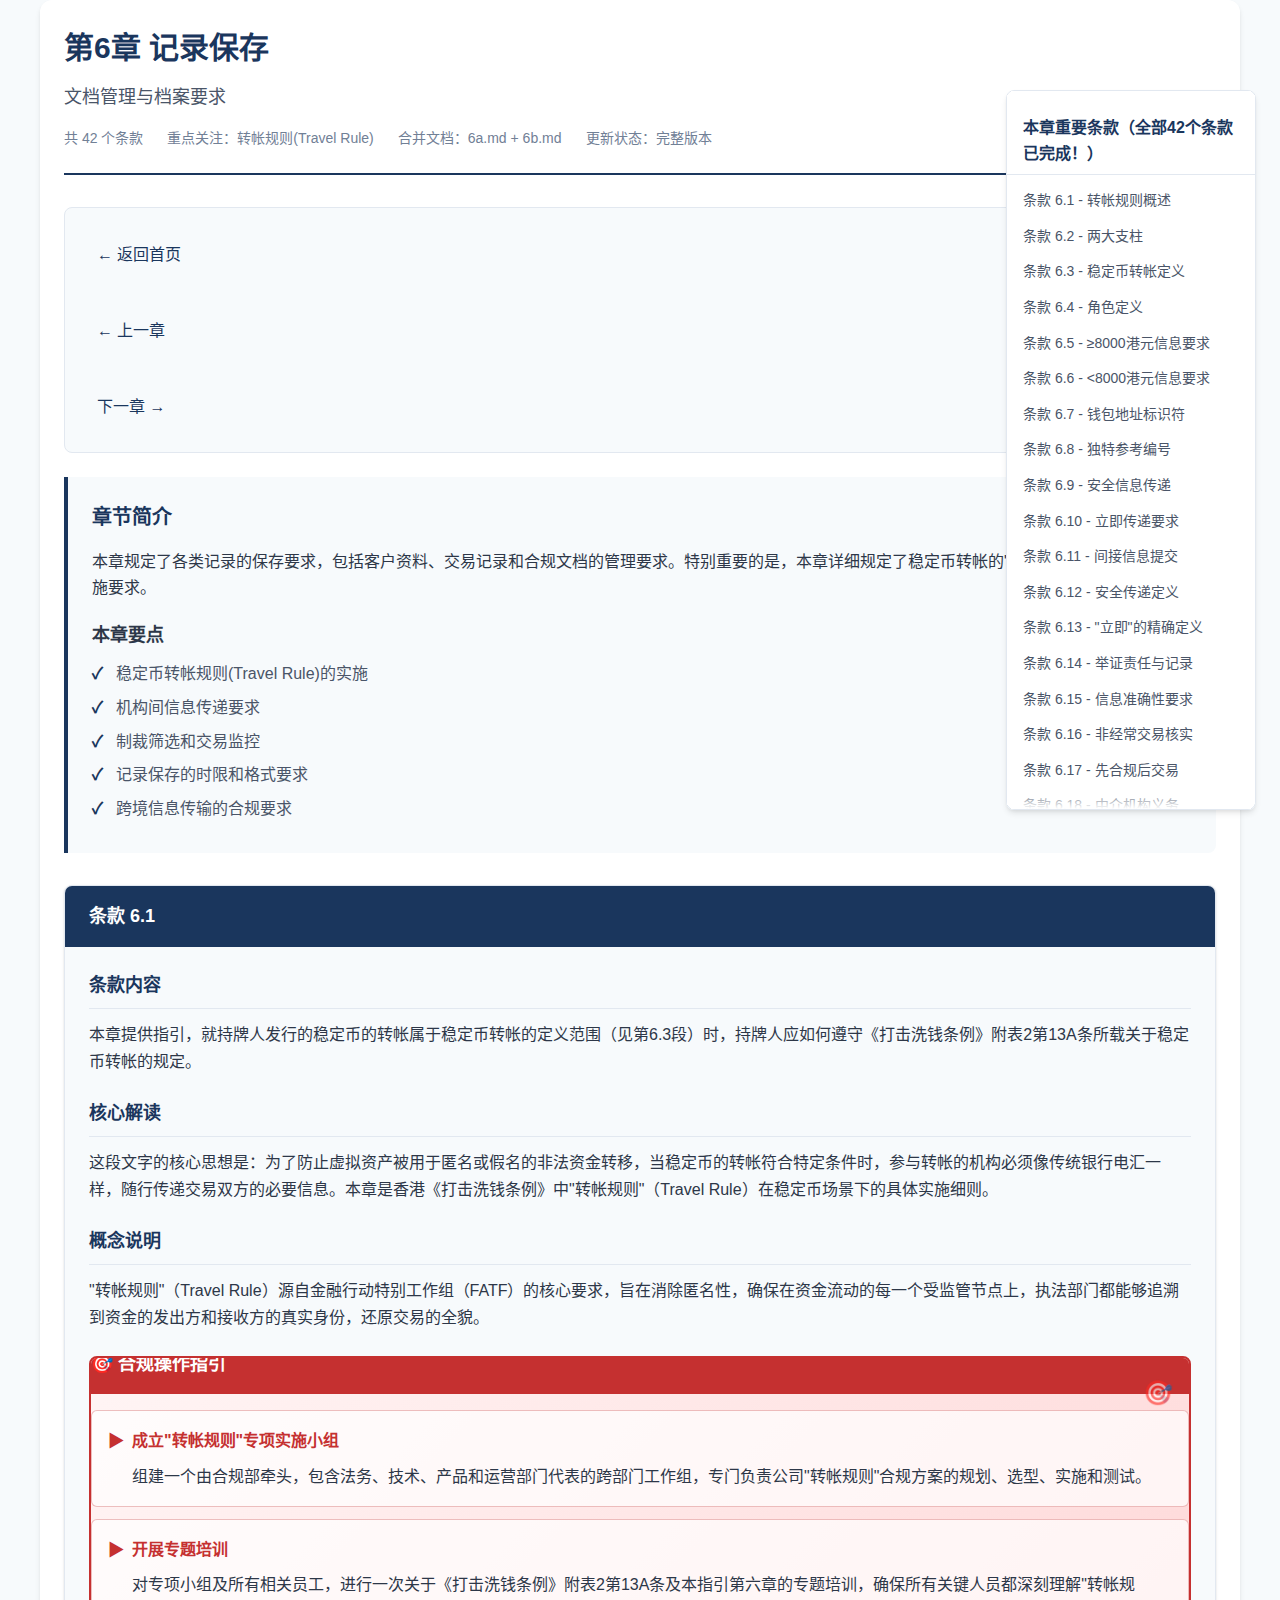
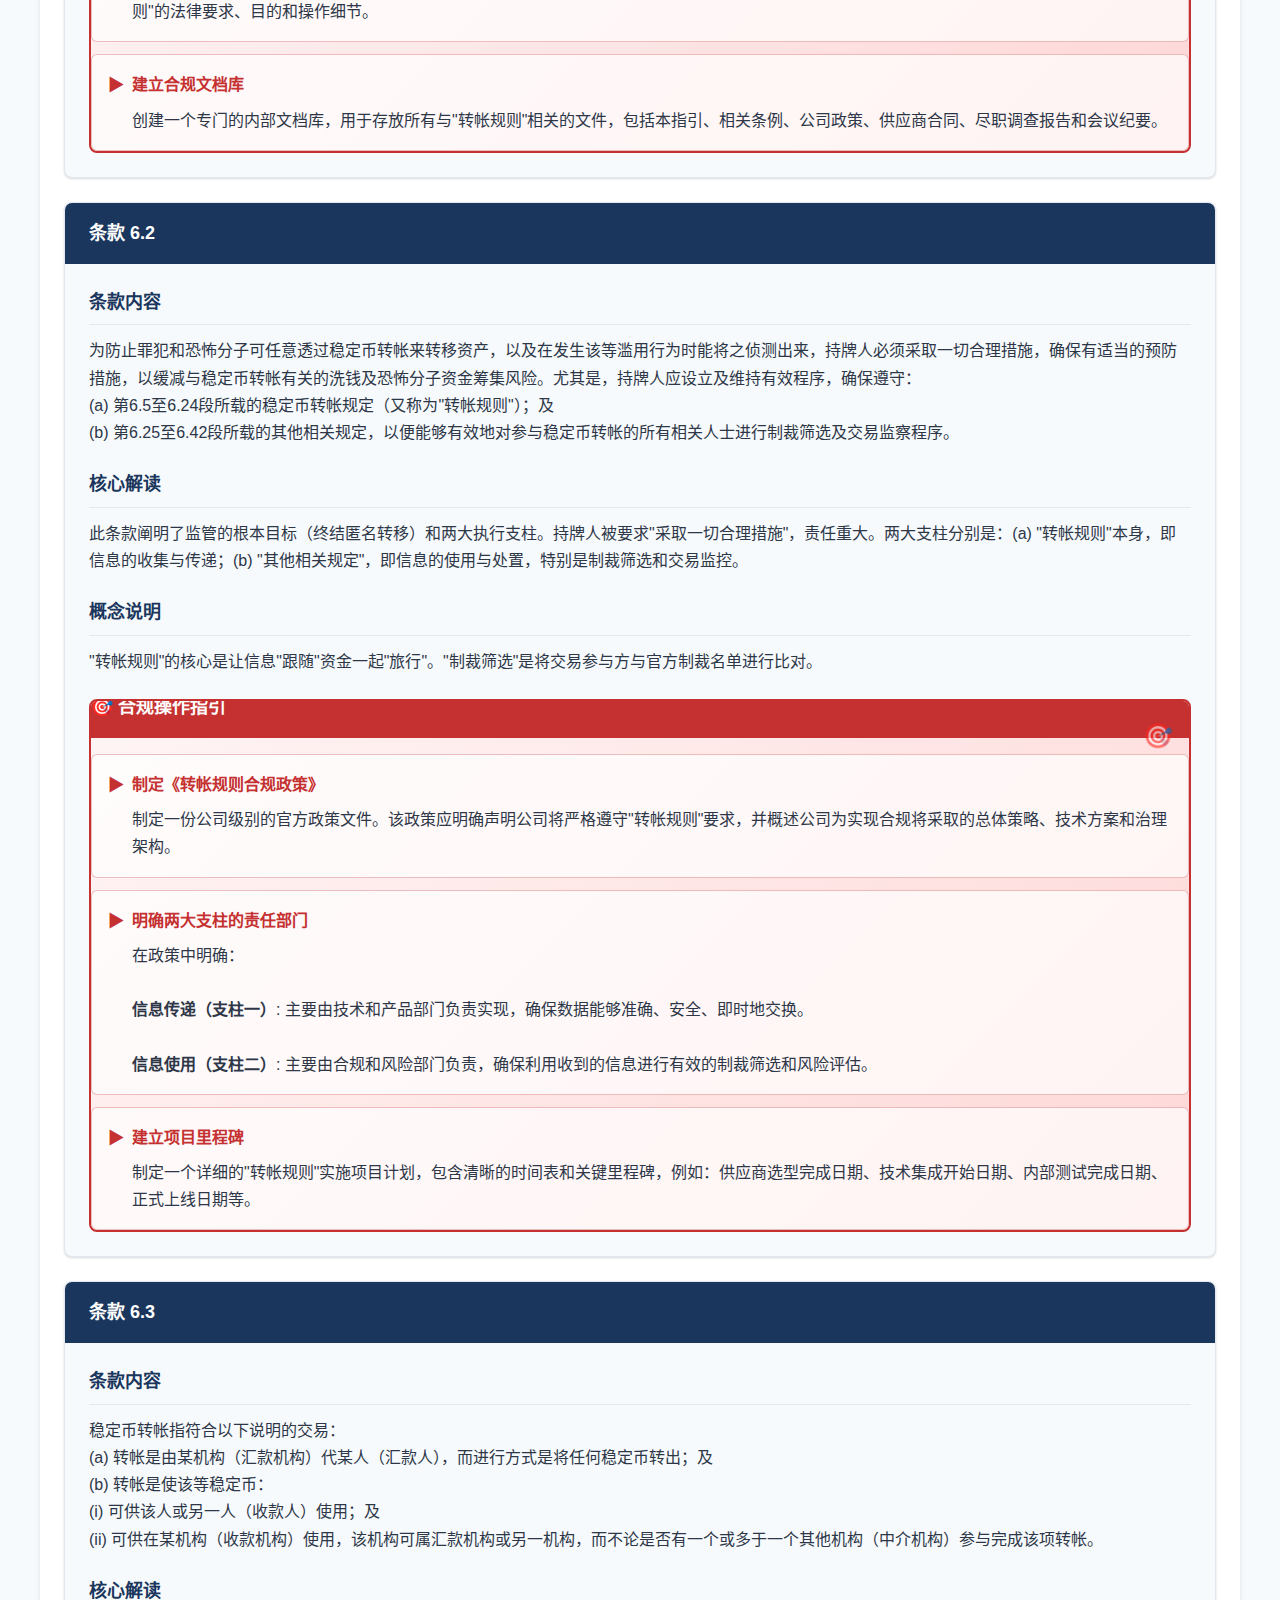
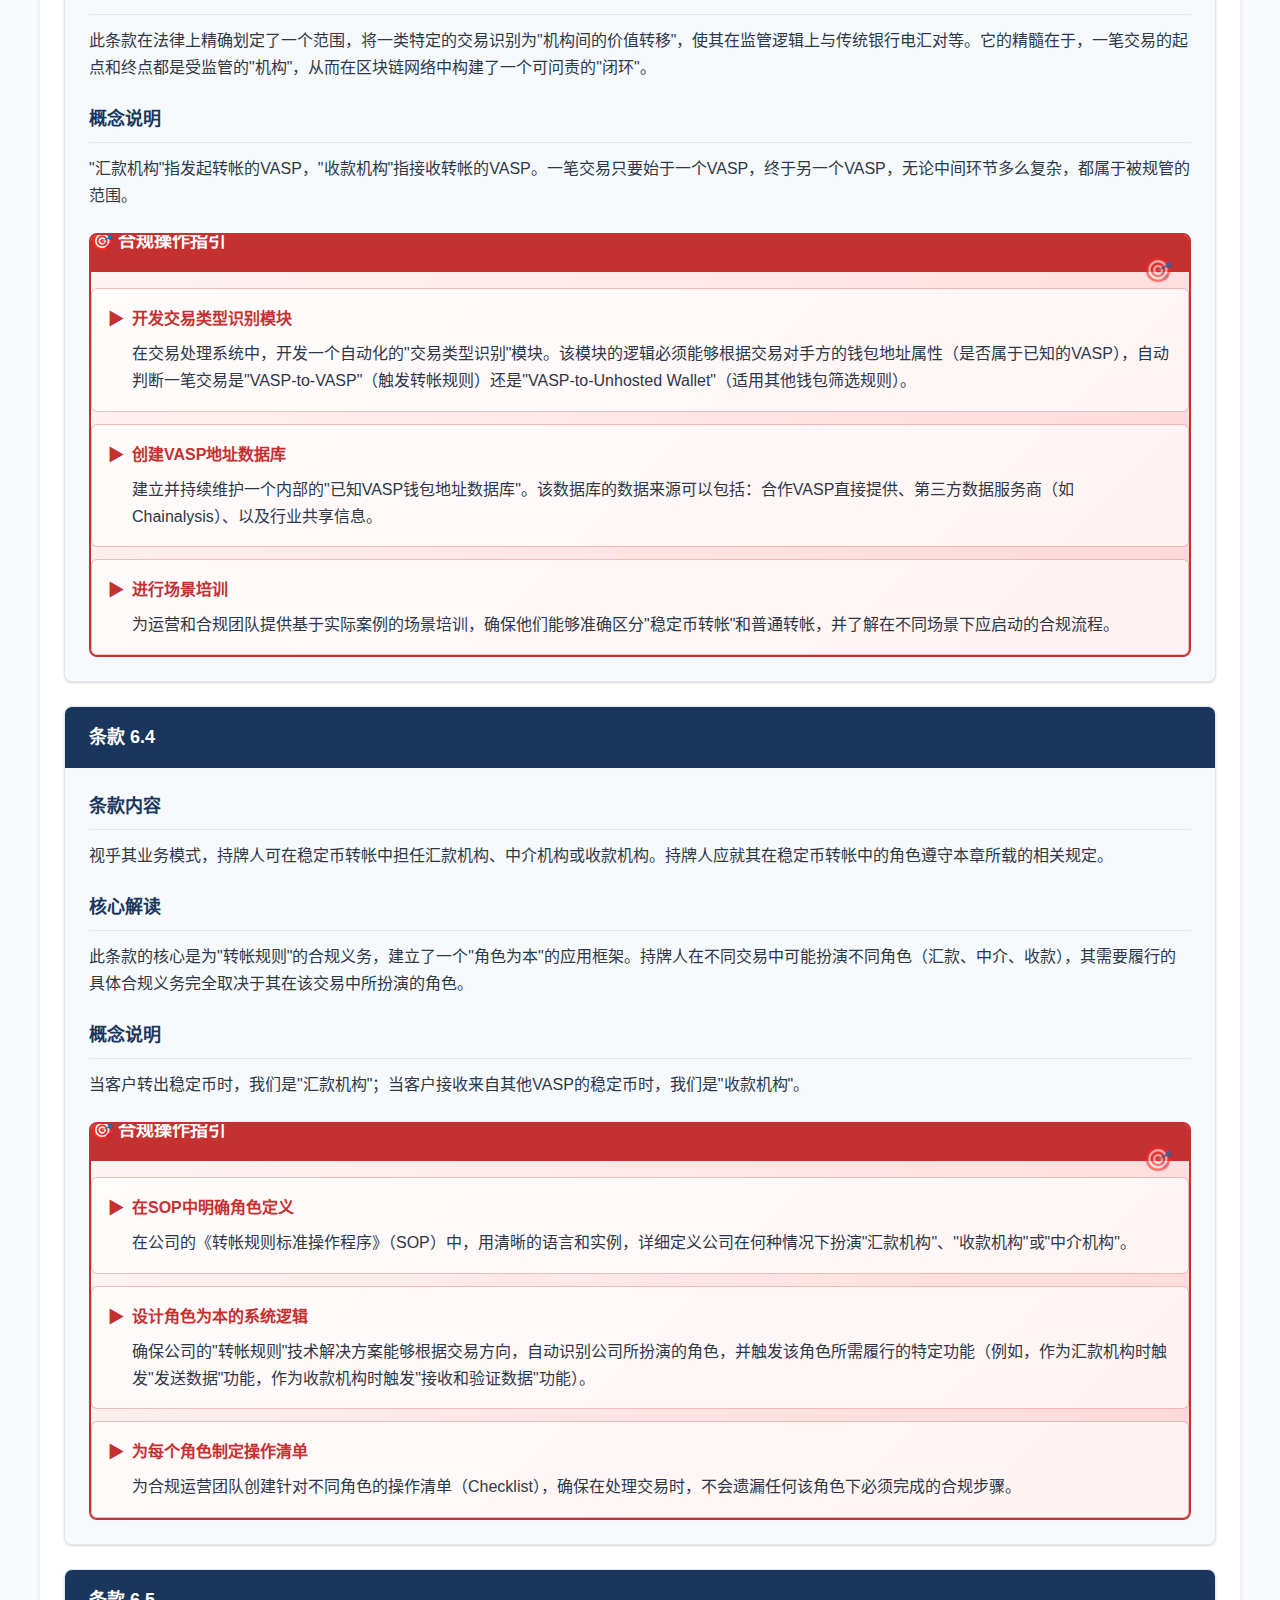
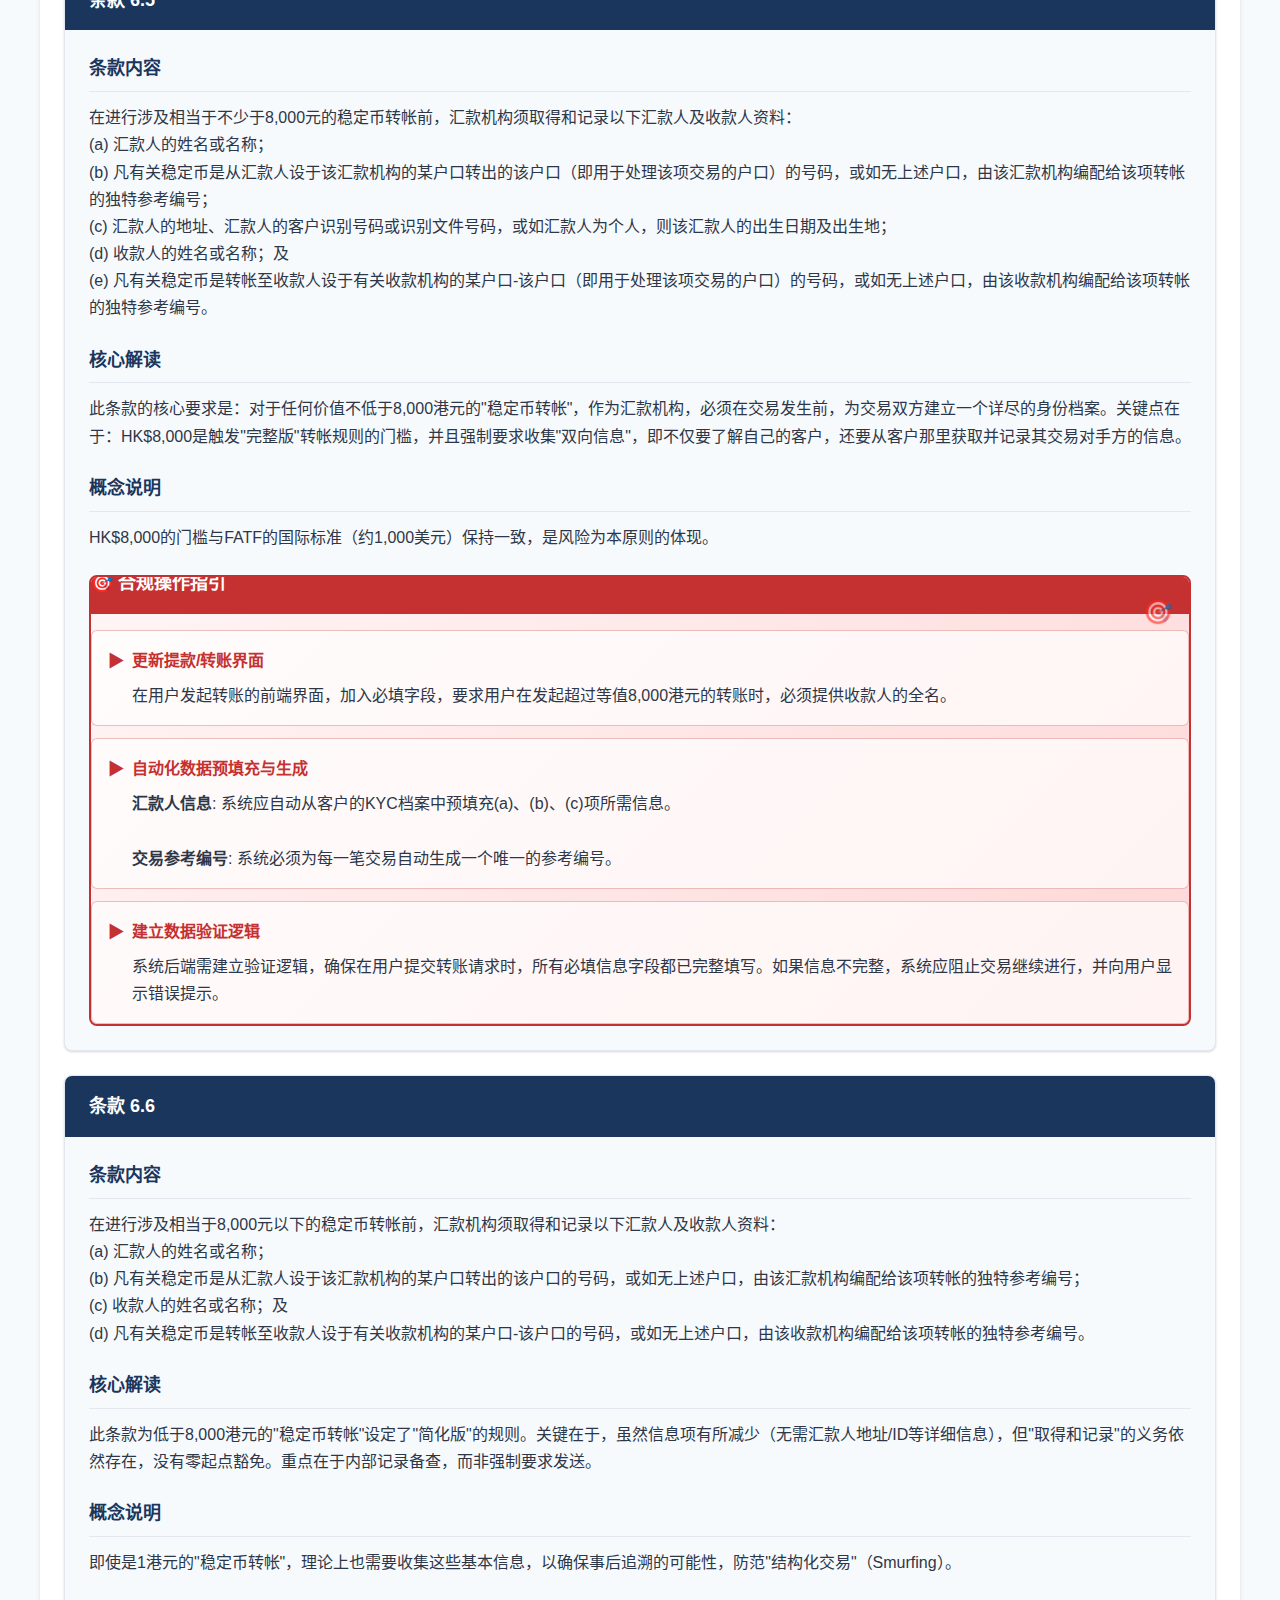
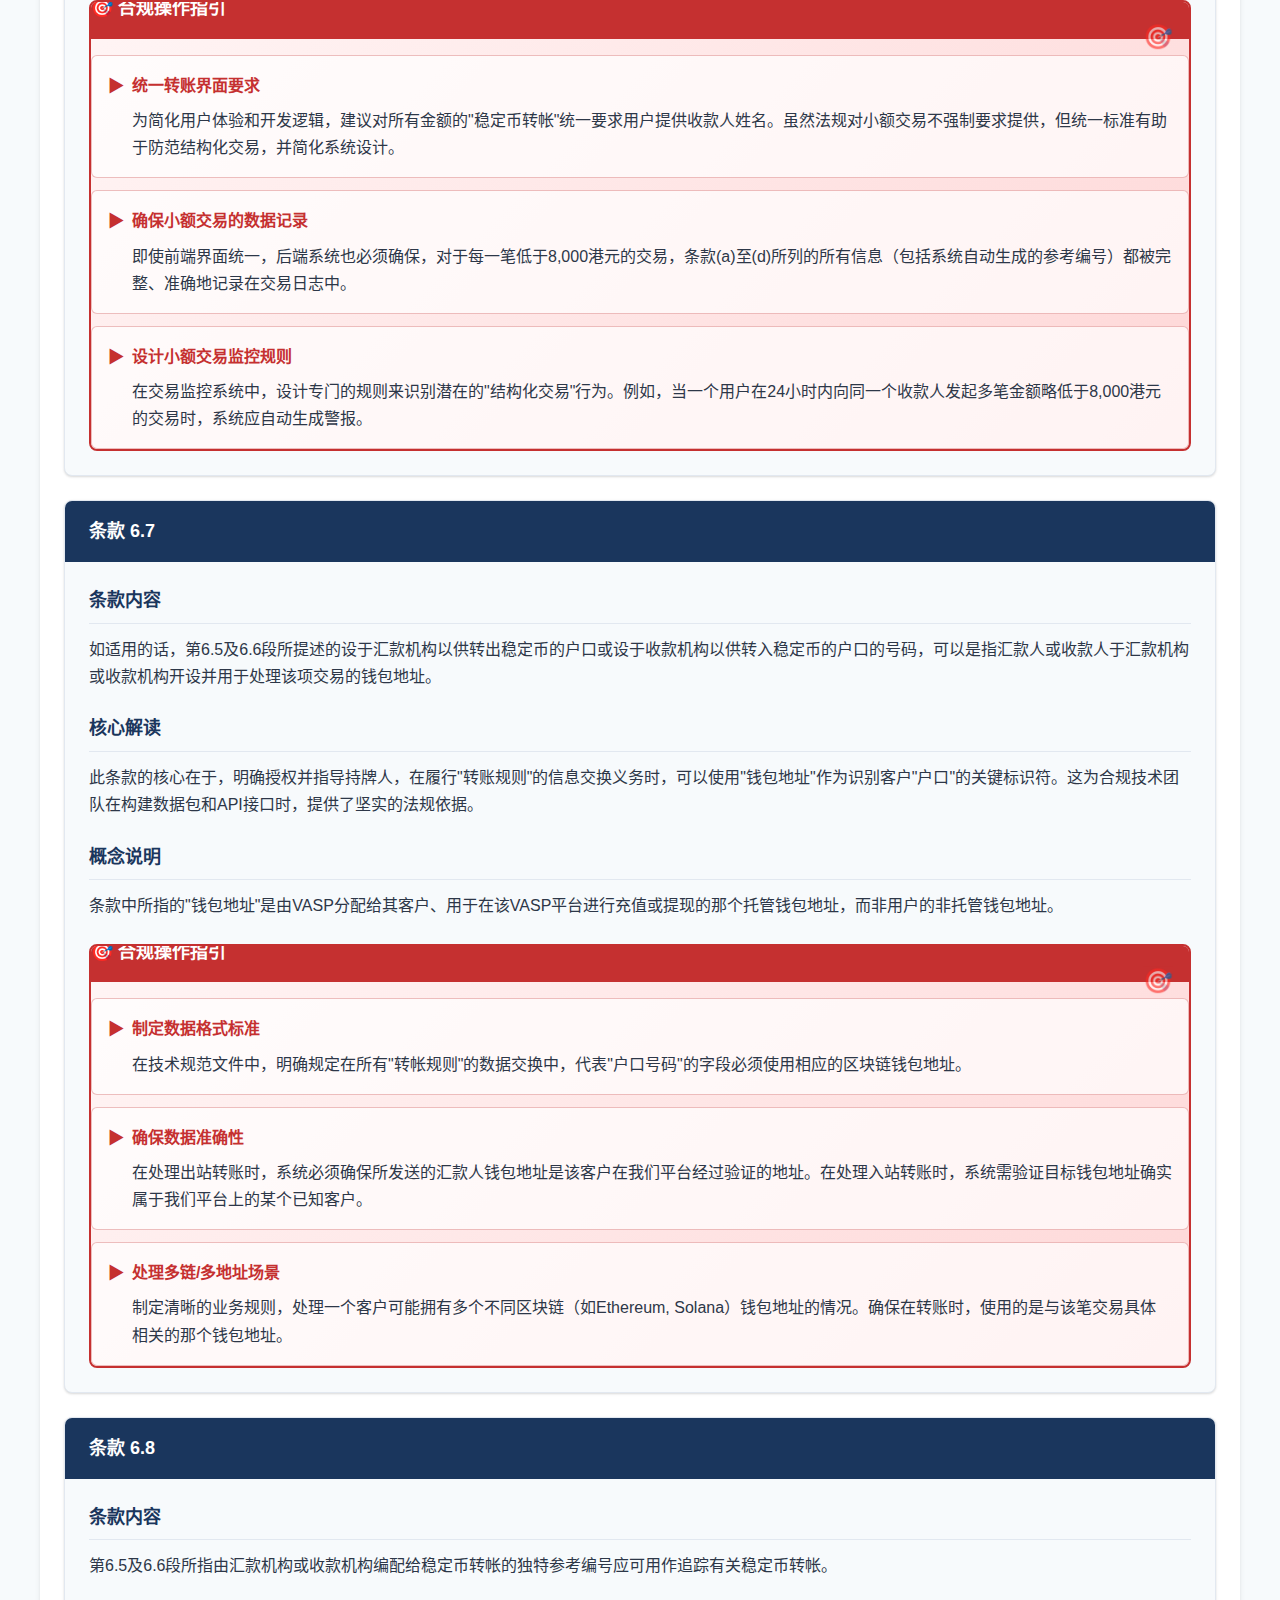
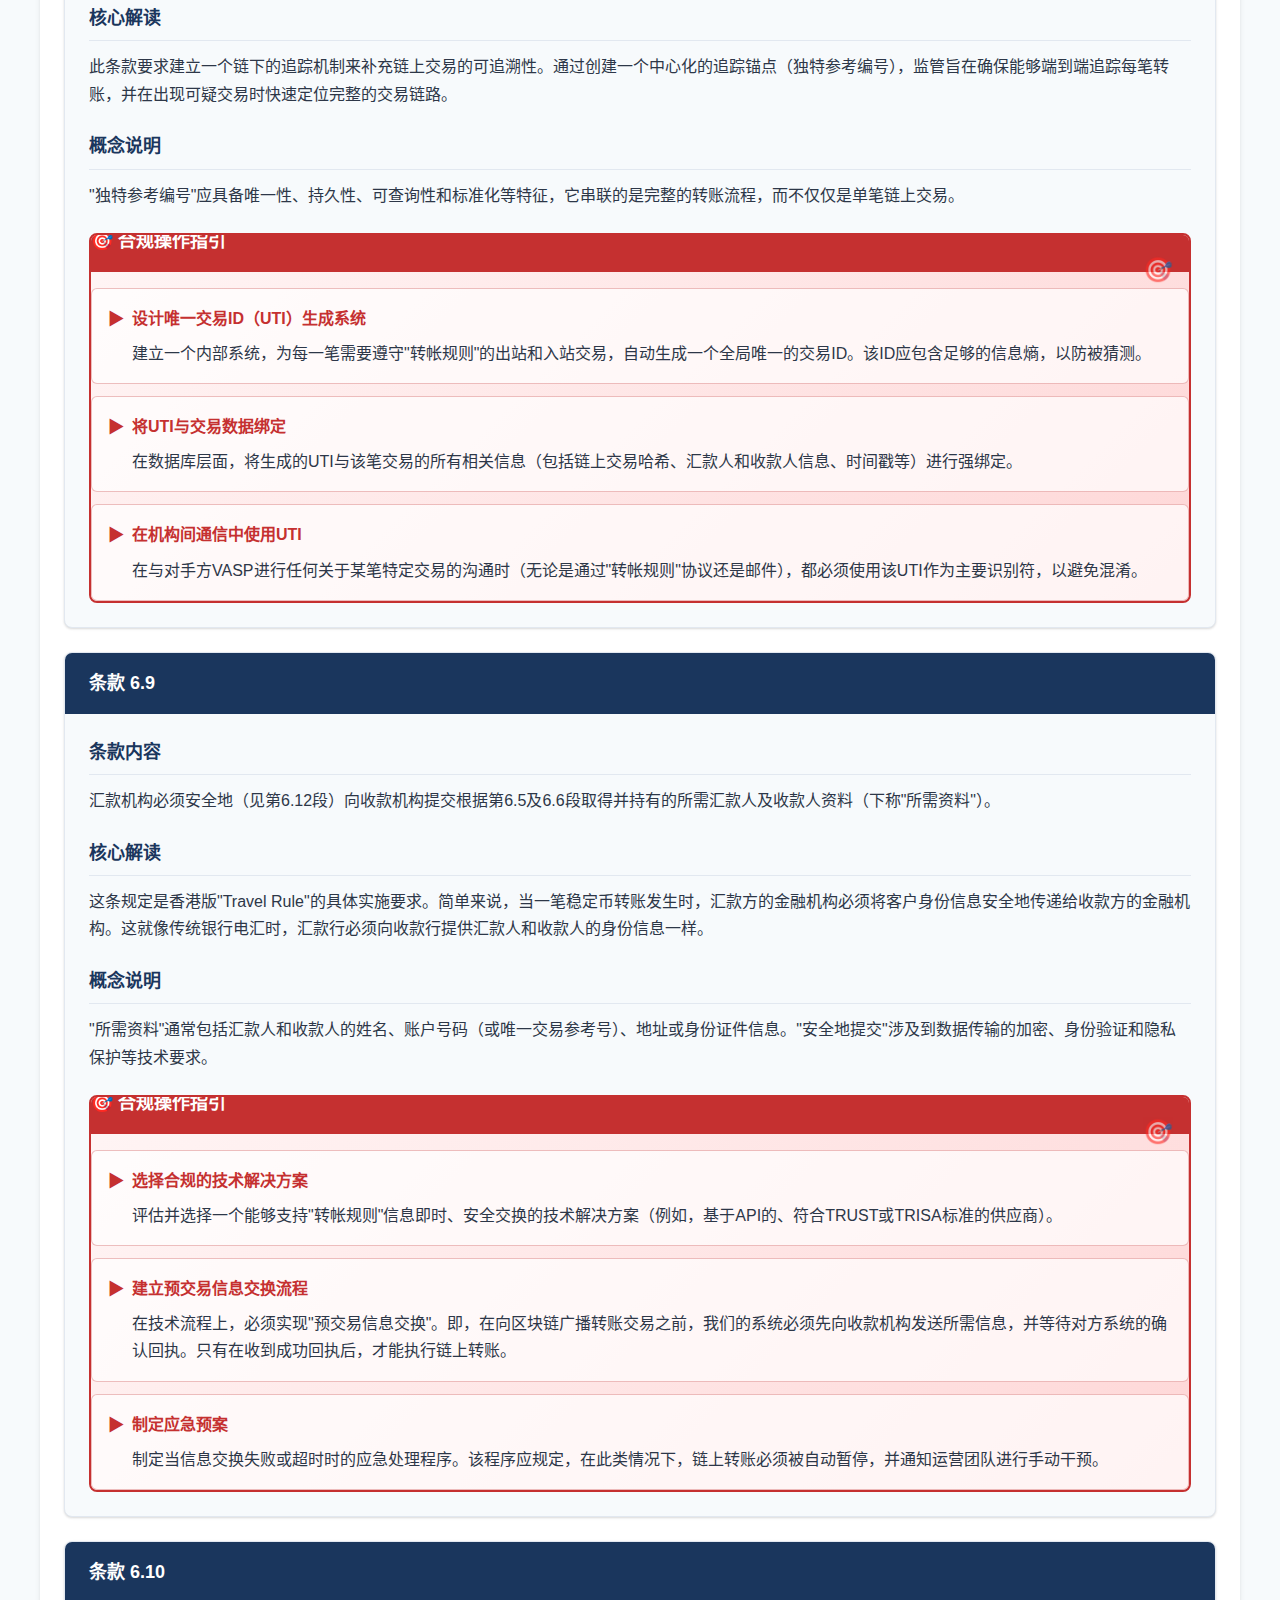
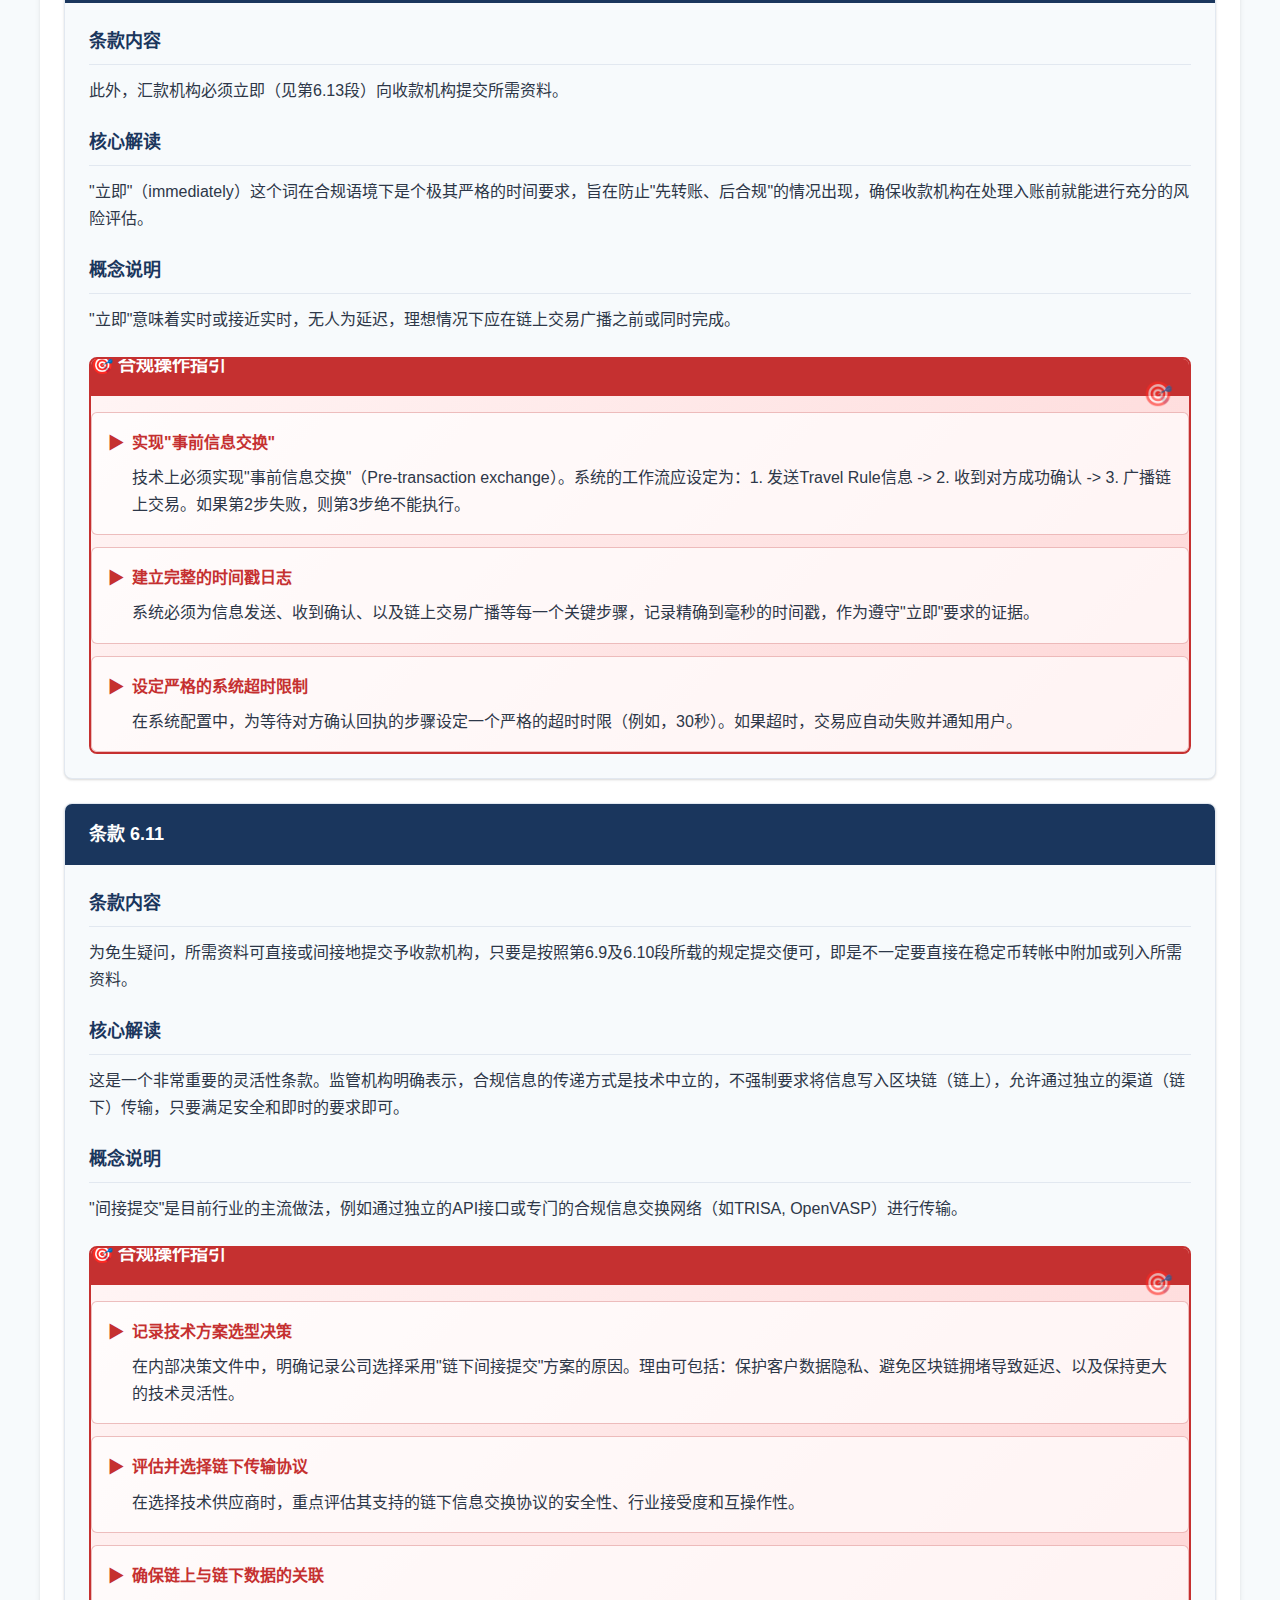
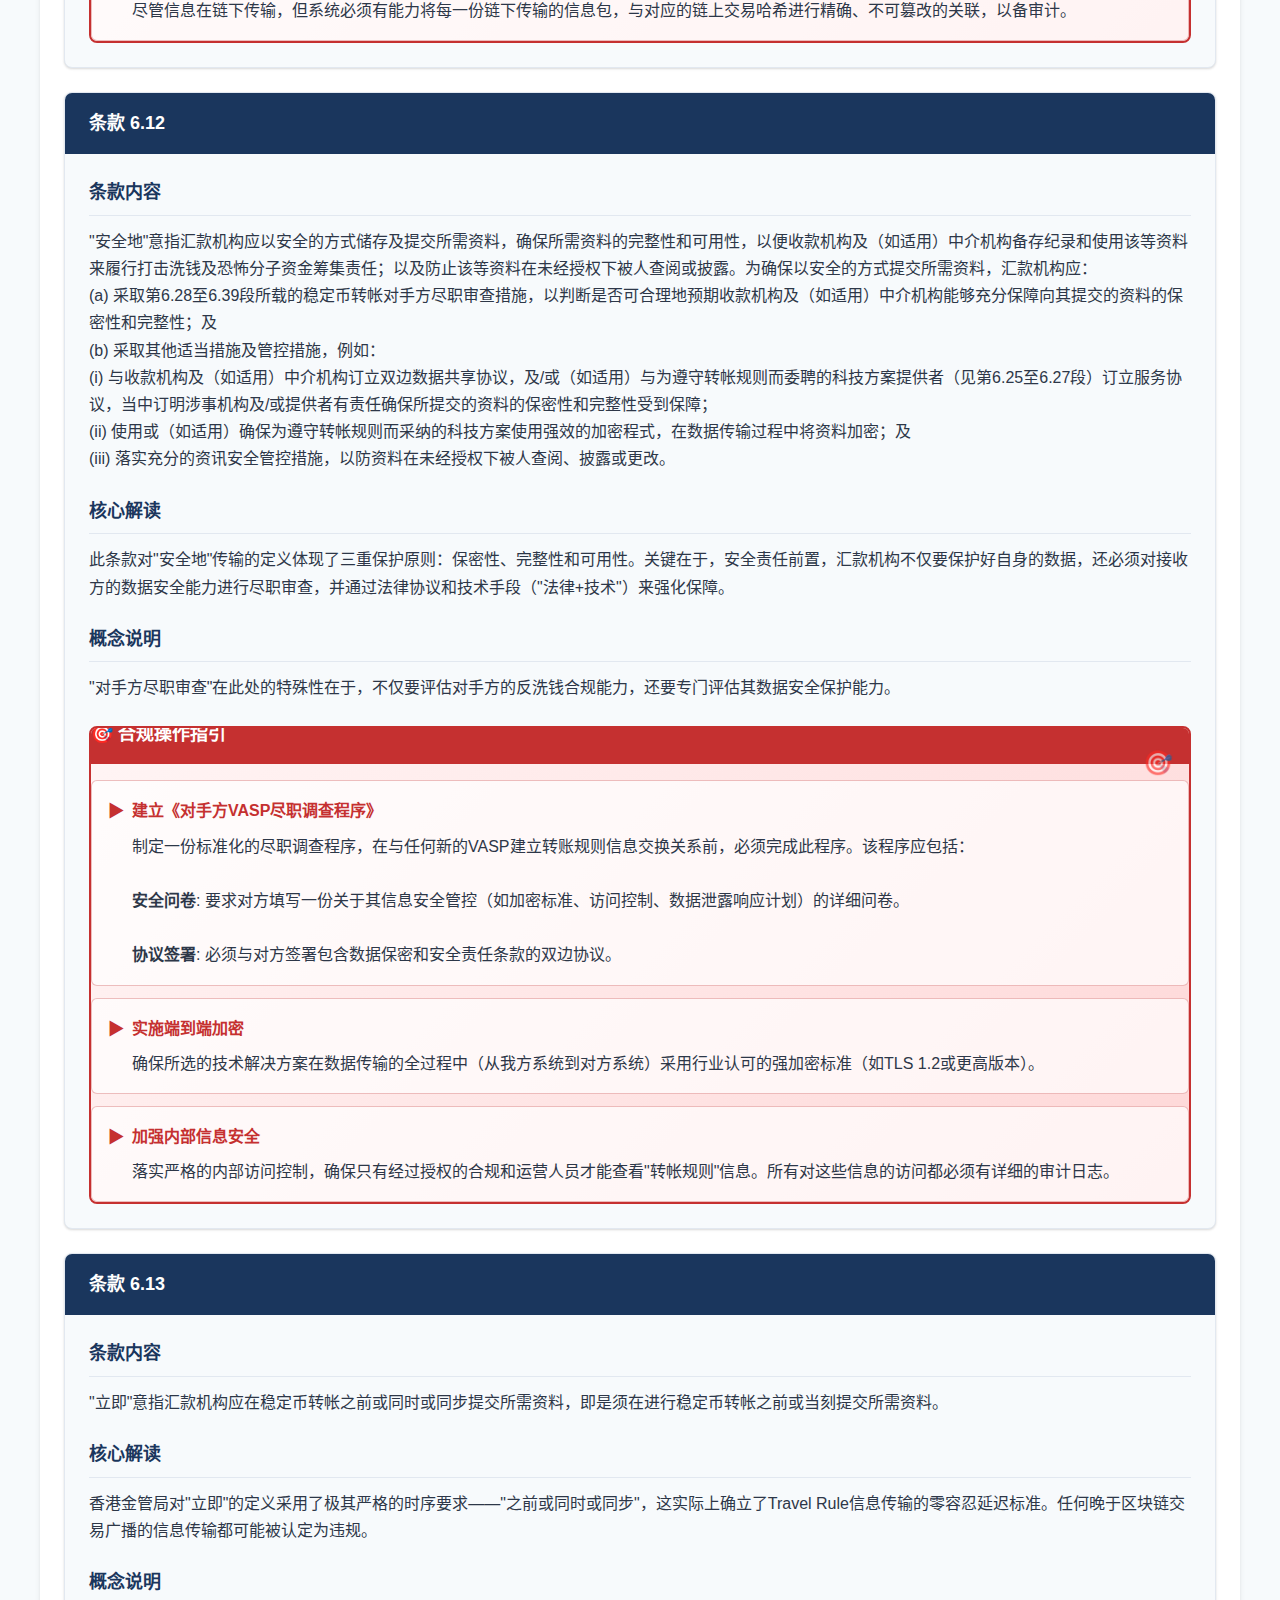
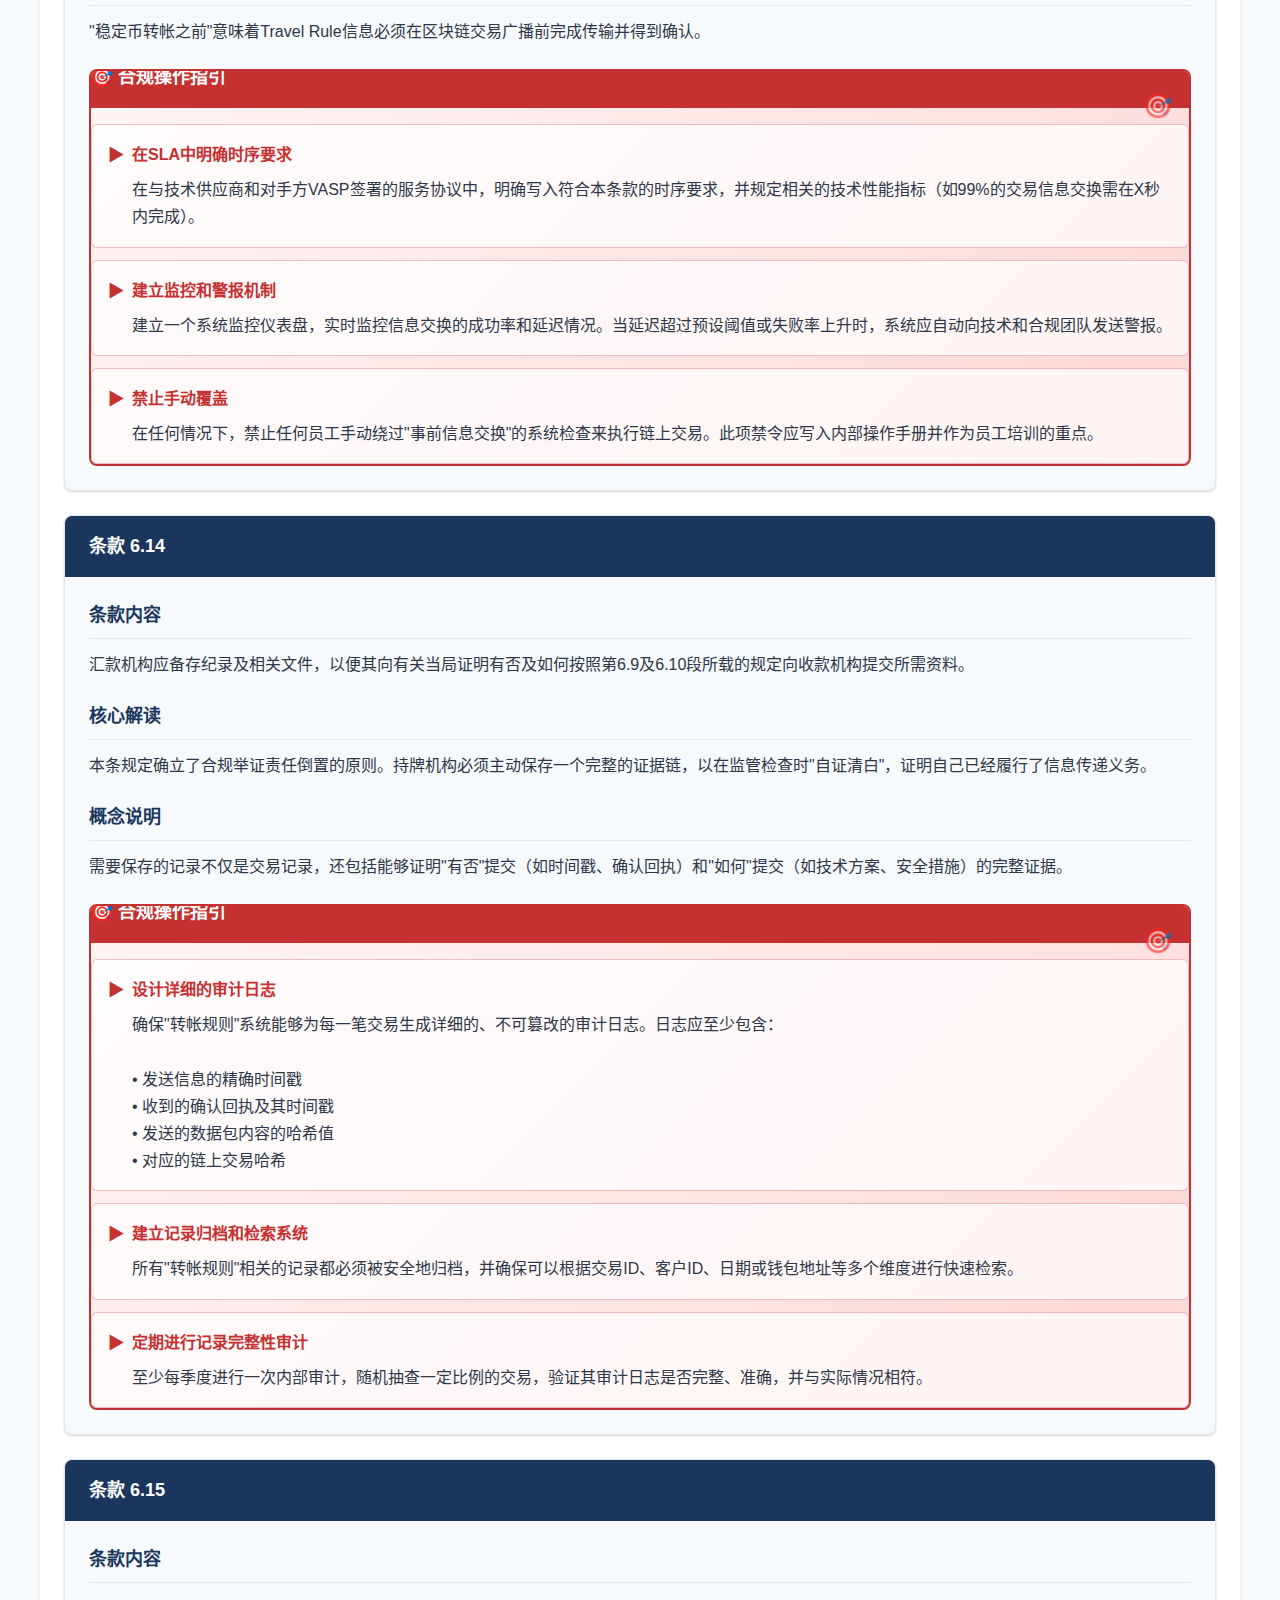
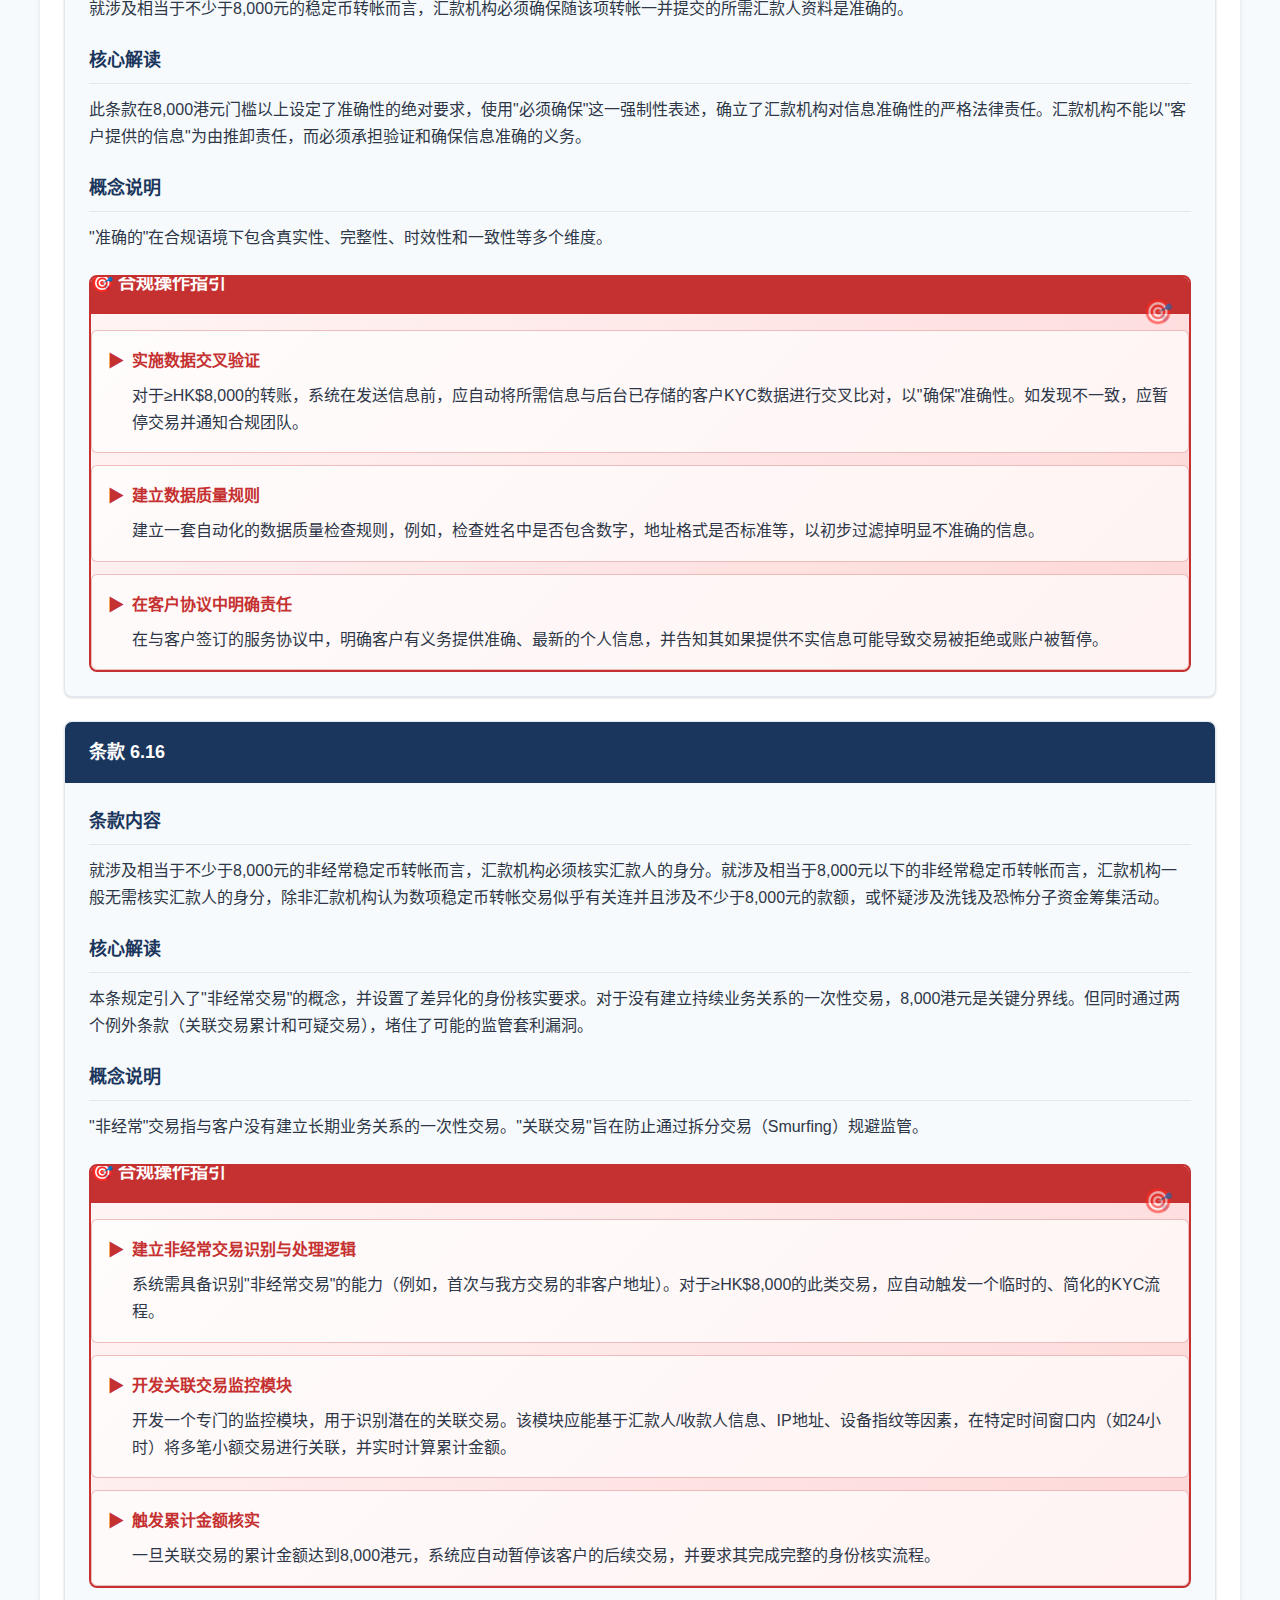
<file: chapters/chapter6.html>
<!DOCTYPE html>
<html lang="zh-CN">
<head>
    <meta charset="UTF-8">
    <meta name="viewport" content="width=device-width, initial-scale=1.0">
    <title>第6章 记录保存 - 香港稳定币监管法规解读</title>
    <meta name="description" content="第6章详解文档管理与档案要求，包含6a.md和6b.md的完整内容，涵盖转帐规则和记录保存要求">
    <link rel="stylesheet" href="../style.css">
</head>
<body>
    <div class="chapter-container">
        <!-- 章节头部 -->
        <header class="chapter-header">
            <h1 class="chapter-title-main">第6章 记录保存</h1>
            <p class="chapter-subtitle">文档管理与档案要求</p>
            <div class="chapter-meta">
                <span>共 42 个条款</span>
                <span>重点关注：转帐规则(Travel Rule)</span>
                <span>合并文档：6a.md + 6b.md</span>
                <span>更新状态：完整版本</span>
            </div>
        </header>

        <!-- 章节导航 -->
        <nav class="chapter-nav">
            <div class="nav-links">
                <a href="../index.html" class="nav-link">← 返回首页</a>
                <a href="chapter5.html" class="nav-link">← 上一章</a>
                <a href="chapter7.html" class="nav-link">下一章 →</a>
            </div>
        </nav>

        <!-- 章节简介 -->
        <section class="chapter-intro">
            <h2>章节简介</h2>
            <p>本章规定了各类记录的保存要求，包括客户资料、交易记录和合规文档的管理要求。特别重要的是，本章详细规定了稳定币转帐的"转帐规则"(Travel Rule)实施要求。</p>
            
            <div class="chapter-highlights">
                <h3>本章要点</h3>
                <ul>
                    <li>稳定币转帐规则(Travel Rule)的实施</li>
                    <li>机构间信息传递要求</li>
                    <li>制裁筛选和交易监控</li>
                    <li>记录保存的时限和格式要求</li>
                    <li>跨境信息传输的合规要求</li>
                </ul>
            </div>
        </section>

        <!-- 条款内容 -->
        <main class="articles-container">
            <!-- 条款 6.1 -->
            <article class="article-item" id="article-6-1">
                <header class="article-header">
                    条款 6.1
                </header>
                <div class="article-content">
                    <div class="article-section">
                        <h3 class="section-title">条款内容</h3>
                        <div class="section-content">
                            本章提供指引，就持牌人发行的稳定币的转帐属于稳定币转帐的定义范围（见第6.3段）时，持牌人应如何遵守《打击洗钱条例》附表2第13A条所载关于稳定币转帐的规定。
                        </div>
                    </div>
                    
                    <div class="article-section">
                        <h3 class="section-title">核心解读</h3>
                        <div class="section-content">
                            这段文字的核心思想是：为了防止虚拟资产被用于匿名或假名的非法资金转移，当稳定币的转帐符合特定条件时，参与转帐的机构必须像传统银行电汇一样，随行传递交易双方的必要信息。本章是香港《打击洗钱条例》中"转帐规则"（Travel Rule）在稳定币场景下的具体实施细则。
                        </div>
                    </div>
                    
                    <div class="article-section">
                        <h3 class="section-title">概念说明</h3>
                        <div class="section-content">
                            "转帐规则"（Travel Rule）源自金融行动特别工作组（FATF）的核心要求，旨在消除匿名性，确保在资金流动的每一个受监管节点上，执法部门都能够追溯到资金的发出方和接收方的真实身份，还原交易的全貌。
                        </div>
                    </div>
                    
                    <div class="article-section compliance-guidance">
                        <h3 class="section-title">🎯 合规操作指引</h3>
                        <div class="section-content">
                            <ul class="compliance-list">
                                <li>
                                    <div class="compliance-item-title">成立"转帐规则"专项实施小组</div>
                                    <div>组建一个由合规部牵头，包含法务、技术、产品和运营部门代表的跨部门工作组，专门负责公司"转帐规则"合规方案的规划、选型、实施和测试。</div>
                                </li>
                                <li>
                                    <div class="compliance-item-title">开展专题培训</div>
                                    <div>对专项小组及所有相关员工，进行一次关于《打击洗钱条例》附表2第13A条及本指引第六章的专题培训，确保所有关键人员都深刻理解"转帐规则"的法律要求、目的和操作细节。</div>
                                </li>
                                <li>
                                    <div class="compliance-item-title">建立合规文档库</div>
                                    <div>创建一个专门的内部文档库，用于存放所有与"转帐规则"相关的文件，包括本指引、相关条例、公司政策、供应商合同、尽职调查报告和会议纪要。</div>
                                </li>
                            </ul>
                        </div>
                    </div>
                </div>
            </article>

            <!-- 条款 6.2 -->
            <article class="article-item" id="article-6-2">
                <header class="article-header">
                    条款 6.2
                </header>
                <div class="article-content">
                    <div class="article-section">
                        <h3 class="section-title">条款内容</h3>
                        <div class="section-content">
                            为防止罪犯和恐怖分子可任意透过稳定币转帐来转移资产，以及在发生该等滥用行为时能将之侦测出来，持牌人必须采取一切合理措施，确保有适当的预防措施，以缓减与稳定币转帐有关的洗钱及恐怖分子资金筹集风险。尤其是，持牌人应设立及维持有效程序，确保遵守：
                            <br>(a) 第6.5至6.24段所载的稳定币转帐规定（又称为"转帐规则"）；及
                            <br>(b) 第6.25至6.42段所载的其他相关规定，以便能够有效地对参与稳定币转帐的所有相关人士进行制裁筛选及交易监察程序。
                        </div>
                    </div>
                    
                    <div class="article-section">
                        <h3 class="section-title">核心解读</h3>
                        <div class="section-content">
                            此条款阐明了监管的根本目标（终结匿名转移）和两大执行支柱。持牌人被要求"采取一切合理措施"，责任重大。两大支柱分别是：(a) "转帐规则"本身，即信息的收集与传递；(b) "其他相关规定"，即信息的使用与处置，特别是制裁筛选和交易监控。
                        </div>
                    </div>
                    
                    <div class="article-section">
                        <h3 class="section-title">概念说明</h3>
                        <div class="section-content">
                            "转帐规则"的核心是让信息"跟随"资金一起"旅行"。"制裁筛选"是将交易参与方与官方制裁名单进行比对。
                        </div>
                    </div>
                    
                    <div class="article-section compliance-guidance">
                        <h3 class="section-title">🎯 合规操作指引</h3>
                        <div class="section-content">
                            <ul class="compliance-list">
                                <li>
                                    <div class="compliance-item-title">制定《转帐规则合规政策》</div>
                                    <div>制定一份公司级别的官方政策文件。该政策应明确声明公司将严格遵守"转帐规则"要求，并概述公司为实现合规将采取的总体策略、技术方案和治理架构。</div>
                                </li>
                                <li>
                                    <div class="compliance-item-title">明确两大支柱的责任部门</div>
                                    <div>在政策中明确：
                                    <br><br><strong>信息传递（支柱一）</strong>: 主要由技术和产品部门负责实现，确保数据能够准确、安全、即时地交换。
                                    <br><br><strong>信息使用（支柱二）</strong>: 主要由合规和风险部门负责，确保利用收到的信息进行有效的制裁筛选和风险评估。</div>
                                </li>
                                <li>
                                    <div class="compliance-item-title">建立项目里程碑</div>
                                    <div>制定一个详细的"转帐规则"实施项目计划，包含清晰的时间表和关键里程碑，例如：供应商选型完成日期、技术集成开始日期、内部测试完成日期、正式上线日期等。</div>
                                </li>
                            </ul>
                        </div>
                    </div>
                </div>
            </article>

            <!-- 条款 6.3 -->
            <article class="article-item" id="article-6-3">
                <header class="article-header">
                    条款 6.3
                </header>
                <div class="article-content">
                    <div class="article-section">
                        <h3 class="section-title">条款内容</h3>
                        <div class="section-content">
                            稳定币转帐指符合以下说明的交易：
                            <br>(a) 转帐是由某机构（汇款机构）代某人（汇款人），而进行方式是将任何稳定币转出；及
                            <br>(b) 转帐是使该等稳定币：
                            <br>(i) 可供该人或另一人（收款人）使用；及
                            <br>(ii) 可供在某机构（收款机构）使用，该机构可属汇款机构或另一机构，而不论是否有一个或多于一个其他机构（中介机构）参与完成该项转帐。
                        </div>
                    </div>
                    
                    <div class="article-section">
                        <h3 class="section-title">核心解读</h3>
                        <div class="section-content">
                            此条款在法律上精确划定了一个范围，将一类特定的交易识别为"机构间的价值转移"，使其在监管逻辑上与传统银行电汇对等。它的精髓在于，一笔交易的起点和终点都是受监管的"机构"，从而在区块链网络中构建了一个可问责的"闭环"。
                        </div>
                    </div>
                    
                    <div class="article-section">
                        <h3 class="section-title">概念说明</h3>
                        <div class="section-content">
                            "汇款机构"指发起转帐的VASP，"收款机构"指接收转帐的VASP。一笔交易只要始于一个VASP，终于另一个VASP，无论中间环节多么复杂，都属于被规管的范围。
                        </div>
                    </div>
                    
                    <div class="article-section compliance-guidance">
                        <h3 class="section-title">🎯 合规操作指引</h3>
                        <div class="section-content">
                            <ul class="compliance-list">
                                <li>
                                    <div class="compliance-item-title">开发交易类型识别模块</div>
                                    <div>在交易处理系统中，开发一个自动化的"交易类型识别"模块。该模块的逻辑必须能够根据交易对手方的钱包地址属性（是否属于已知的VASP），自动判断一笔交易是"VASP-to-VASP"（触发转帐规则）还是"VASP-to-Unhosted Wallet"（适用其他钱包筛选规则）。</div>
                                </li>
                                <li>
                                    <div class="compliance-item-title">创建VASP地址数据库</div>
                                    <div>建立并持续维护一个内部的"已知VASP钱包地址数据库"。该数据库的数据来源可以包括：合作VASP直接提供、第三方数据服务商（如Chainalysis）、以及行业共享信息。</div>
                                </li>
                                <li>
                                    <div class="compliance-item-title">进行场景培训</div>
                                    <div>为运营和合规团队提供基于实际案例的场景培训，确保他们能够准确区分"稳定币转帐"和普通转帐，并了解在不同场景下应启动的合规流程。</div>
                                </li>
                            </ul>
                        </div>
                    </div>
                </div>
            </article>

            <!-- 条款 6.4 -->
            <article class="article-item" id="article-6-4">
                <header class="article-header">
                    条款 6.4
                </header>
                <div class="article-content">
                    <div class="article-section">
                        <h3 class="section-title">条款内容</h3>
                        <div class="section-content">
                            视乎其业务模式，持牌人可在稳定币转帐中担任汇款机构、中介机构或收款机构。持牌人应就其在稳定币转帐中的角色遵守本章所载的相关规定。
                        </div>
                    </div>
                    
                    <div class="article-section">
                        <h3 class="section-title">核心解读</h3>
                        <div class="section-content">
                            此条款的核心是为"转帐规则"的合规义务，建立了一个"角色为本"的应用框架。持牌人在不同交易中可能扮演不同角色（汇款、中介、收款），其需要履行的具体合规义务完全取决于其在该交易中所扮演的角色。
                        </div>
                    </div>
                    
                    <div class="article-section">
                        <h3 class="section-title">概念说明</h3>
                        <div class="section-content">
                            当客户转出稳定币时，我们是"汇款机构"；当客户接收来自其他VASP的稳定币时，我们是"收款机构"。
                        </div>
                    </div>
                    
                    <div class="article-section compliance-guidance">
                        <h3 class="section-title">🎯 合规操作指引</h3>
                        <div class="section-content">
                            <ul class="compliance-list">
                                <li>
                                    <div class="compliance-item-title">在SOP中明确角色定义</div>
                                    <div>在公司的《转帐规则标准操作程序》（SOP）中，用清晰的语言和实例，详细定义公司在何种情况下扮演"汇款机构"、"收款机构"或"中介机构"。</div>
                                </li>
                                <li>
                                    <div class="compliance-item-title">设计角色为本的系统逻辑</div>
                                    <div>确保公司的"转帐规则"技术解决方案能够根据交易方向，自动识别公司所扮演的角色，并触发该角色所需履行的特定功能（例如，作为汇款机构时触发"发送数据"功能，作为收款机构时触发"接收和验证数据"功能）。</div>
                                </li>
                                <li>
                                    <div class="compliance-item-title">为每个角色制定操作清单</div>
                                    <div>为合规运营团队创建针对不同角色的操作清单（Checklist），确保在处理交易时，不会遗漏任何该角色下必须完成的合规步骤。</div>
                                </li>
                            </ul>
                        </div>
                    </div>
                </div>
            </article>

            <!-- 条款 6.5 -->
            <article class="article-item" id="article-6-5">
                <header class="article-header">
                    条款 6.5
                </header>
                <div class="article-content">
                    <div class="article-section">
                        <h3 class="section-title">条款内容</h3>
                        <div class="section-content">
                            在进行涉及相当于不少于8,000元的稳定币转帐前，汇款机构须取得和记录以下汇款人及收款人资料：
                            <br>(a) 汇款人的姓名或名称；
                            <br>(b) 凡有关稳定币是从汇款人设于该汇款机构的某户口转出的该户口（即用于处理该项交易的户口）的号码，或如无上述户口，由该汇款机构编配给该项转帐的独特参考编号；
                            <br>(c) 汇款人的地址、汇款人的客户识别号码或识别文件号码，或如汇款人为个人，则该汇款人的出生日期及出生地；
                            <br>(d) 收款人的姓名或名称；及
                            <br>(e) 凡有关稳定币是转帐至收款人设于有关收款机构的某户口-该户口（即用于处理该项交易的户口）的号码，或如无上述户口，由该收款机构编配给该项转帐的独特参考编号。
                        </div>
                    </div>
                    
                    <div class="article-section">
                        <h3 class="section-title">核心解读</h3>
                        <div class="section-content">
                            此条款的核心要求是：对于任何价值不低于8,000港元的"稳定币转帐"，作为汇款机构，必须在交易发生前，为交易双方建立一个详尽的身份档案。关键点在于：HK$8,000是触发"完整版"转帐规则的门槛，并且强制要求收集"双向信息"，即不仅要了解自己的客户，还要从客户那里获取并记录其交易对手方的信息。
                        </div>
                    </div>
                    
                    <div class="article-section">
                        <h3 class="section-title">概念说明</h3>
                        <div class="section-content">
                            HK$8,000的门槛与FATF的国际标准（约1,000美元）保持一致，是风险为本原则的体现。
                        </div>
                    </div>
                    
                    <div class="article-section compliance-guidance">
                        <h3 class="section-title">🎯 合规操作指引</h3>
                        <div class="section-content">
                            <ul class="compliance-list">
                                <li>
                                    <div class="compliance-item-title">更新提款/转账界面</div>
                                    <div>在用户发起转账的前端界面，加入必填字段，要求用户在发起超过等值8,000港元的转账时，必须提供收款人的全名。</div>
                                </li>
                                <li>
                                    <div class="compliance-item-title">自动化数据预填充与生成</div>
                                    <div><strong>汇款人信息</strong>: 系统应自动从客户的KYC档案中预填充(a)、(b)、(c)项所需信息。
                                    <br><br><strong>交易参考编号</strong>: 系统必须为每一笔交易自动生成一个唯一的参考编号。</div>
                                </li>
                                <li>
                                    <div class="compliance-item-title">建立数据验证逻辑</div>
                                    <div>系统后端需建立验证逻辑，确保在用户提交转账请求时，所有必填信息字段都已完整填写。如果信息不完整，系统应阻止交易继续进行，并向用户显示错误提示。</div>
                                </li>
                            </ul>
                        </div>
                    </div>
                </div>
            </article>

            <!-- 条款 6.6 -->
            <article class="article-item" id="article-6-6">
                <header class="article-header">
                    条款 6.6
                </header>
                <div class="article-content">
                    <div class="article-section">
                        <h3 class="section-title">条款内容</h3>
                        <div class="section-content">
                            在进行涉及相当于8,000元以下的稳定币转帐前，汇款机构须取得和记录以下汇款人及收款人资料：
                            <br>(a) 汇款人的姓名或名称；
                            <br>(b) 凡有关稳定币是从汇款人设于该汇款机构的某户口转出的该户口的号码，或如无上述户口，由该汇款机构编配给该项转帐的独特参考编号；
                            <br>(c) 收款人的姓名或名称；及
                            <br>(d) 凡有关稳定币是转帐至收款人设于有关收款机构的某户口-该户口的号码，或如无上述户口，由该收款机构编配给该项转帐的独特参考编号。
                        </div>
                    </div>
                    
                    <div class="article-section">
                        <h3 class="section-title">核心解读</h3>
                        <div class="section-content">
                            此条款为低于8,000港元的"稳定币转帐"设定了"简化版"的规则。关键在于，虽然信息项有所减少（无需汇款人地址/ID等详细信息），但"取得和记录"的义务依然存在，没有零起点豁免。重点在于内部记录备查，而非强制要求发送。
                        </div>
                    </div>
                    
                    <div class="article-section">
                        <h3 class="section-title">概念说明</h3>
                        <div class="section-content">
                            即使是1港元的"稳定币转帐"，理论上也需要收集这些基本信息，以确保事后追溯的可能性，防范"结构化交易"（Smurfing）。
                        </div>
                    </div>
                    
                    <div class="article-section compliance-guidance">
                        <h3 class="section-title">🎯 合规操作指引</h3>
                        <div class="section-content">
                            <ul class="compliance-list">
                                <li>
                                    <div class="compliance-item-title">统一转账界面要求</div>
                                    <div>为简化用户体验和开发逻辑，建议对所有金额的"稳定币转帐"统一要求用户提供收款人姓名。虽然法规对小额交易不强制要求提供，但统一标准有助于防范结构化交易，并简化系统设计。</div>
                                </li>
                                <li>
                                    <div class="compliance-item-title">确保小额交易的数据记录</div>
                                    <div>即使前端界面统一，后端系统也必须确保，对于每一笔低于8,000港元的交易，条款(a)至(d)所列的所有信息（包括系统自动生成的参考编号）都被完整、准确地记录在交易日志中。</div>
                                </li>
                                <li>
                                    <div class="compliance-item-title">设计小额交易监控规则</div>
                                    <div>在交易监控系统中，设计专门的规则来识别潜在的"结构化交易"行为。例如，当一个用户在24小时内向同一个收款人发起多笔金额略低于8,000港元的交易时，系统应自动生成警报。</div>
                                </li>
                            </ul>
                        </div>
                    </div>
                </div>
            </article>

            <!-- 条款 6.7 -->
            <article class="article-item" id="article-6-7">
                <header class="article-header">
                    条款 6.7
                </header>
                <div class="article-content">
                    <div class="article-section">
                        <h3 class="section-title">条款内容</h3>
                        <div class="section-content">
                            如适用的话，第6.5及6.6段所提述的设于汇款机构以供转出稳定币的户口或设于收款机构以供转入稳定币的户口的号码，可以是指汇款人或收款人于汇款机构或收款机构开设并用于处理该项交易的钱包地址。
                        </div>
                    </div>
                    
                    <div class="article-section">
                        <h3 class="section-title">核心解读</h3>
                        <div class="section-content">
                            此条款的核心在于，明确授权并指导持牌人，在履行"转账规则"的信息交换义务时，可以使用"钱包地址"作为识别客户"户口"的关键标识符。这为合规技术团队在构建数据包和API接口时，提供了坚实的法规依据。
                        </div>
                    </div>
                    
                    <div class="article-section">
                        <h3 class="section-title">概念说明</h3>
                        <div class="section-content">
                            条款中所指的"钱包地址"是由VASP分配给其客户、用于在该VASP平台进行充值或提现的那个托管钱包地址，而非用户的非托管钱包地址。
                        </div>
                    </div>
                    
                    <div class="article-section compliance-guidance">
                        <h3 class="section-title">🎯 合规操作指引</h3>
                        <div class="section-content">
                            <ul class="compliance-list">
                                <li>
                                    <div class="compliance-item-title">制定数据格式标准</div>
                                    <div>在技术规范文件中，明确规定在所有"转帐规则"的数据交换中，代表"户口号码"的字段必须使用相应的区块链钱包地址。</div>
                                </li>
                                <li>
                                    <div class="compliance-item-title">确保数据准确性</div>
                                    <div>在处理出站转账时，系统必须确保所发送的汇款人钱包地址是该客户在我们平台经过验证的地址。在处理入站转账时，系统需验证目标钱包地址确实属于我们平台上的某个已知客户。</div>
                                </li>
                                <li>
                                    <div class="compliance-item-title">处理多链/多地址场景</div>
                                    <div>制定清晰的业务规则，处理一个客户可能拥有多个不同区块链（如Ethereum, Solana）钱包地址的情况。确保在转账时，使用的是与该笔交易具体相关的那个钱包地址。</div>
                                </li>
                            </ul>
                        </div>
                    </div>
                </div>
            </article>

            <!-- 条款 6.8 -->
            <article class="article-item" id="article-6-8">
                <header class="article-header">
                    条款 6.8
                </header>
                <div class="article-content">
                    <div class="article-section">
                        <h3 class="section-title">条款内容</h3>
                        <div class="section-content">
                            第6.5及6.6段所指由汇款机构或收款机构编配给稳定币转帐的独特参考编号应可用作追踪有关稳定币转帐。
                        </div>
                    </div>
                    
                    <div class="article-section">
                        <h3 class="section-title">核心解读</h3>
                        <div class="section-content">
                            此条款要求建立一个链下的追踪机制来补充链上交易的可追溯性。通过创建一个中心化的追踪锚点（独特参考编号），监管旨在确保能够端到端追踪每笔转账，并在出现可疑交易时快速定位完整的交易链路。
                        </div>
                    </div>
                    
                    <div class="article-section">
                        <h3 class="section-title">概念说明</h3>
                        <div class="section-content">
                            "独特参考编号"应具备唯一性、持久性、可查询性和标准化等特征，它串联的是完整的转账流程，而不仅仅是单笔链上交易。
                        </div>
                    </div>
                    
                    <div class="article-section compliance-guidance">
                        <h3 class="section-title">🎯 合规操作指引</h3>
                        <div class="section-content">
                            <ul class="compliance-list">
                                <li>
                                    <div class="compliance-item-title">设计唯一交易ID（UTI）生成系统</div>
                                    <div>建立一个内部系统，为每一笔需要遵守"转帐规则"的出站和入站交易，自动生成一个全局唯一的交易ID。该ID应包含足够的信息熵，以防被猜测。</div>
                                </li>
                                <li>
                                    <div class="compliance-item-title">将UTI与交易数据绑定</div>
                                    <div>在数据库层面，将生成的UTI与该笔交易的所有相关信息（包括链上交易哈希、汇款人和收款人信息、时间戳等）进行强绑定。</div>
                                </li>
                                <li>
                                    <div class="compliance-item-title">在机构间通信中使用UTI</div>
                                    <div>在与对手方VASP进行任何关于某笔特定交易的沟通时（无论是通过"转帐规则"协议还是邮件），都必须使用该UTI作为主要识别符，以避免混淆。</div>
                                </li>
                            </ul>
                        </div>
                    </div>
                </div>
            </article>

            <!-- 条款 6.9 -->
            <article class="article-item" id="article-6-9">
                <header class="article-header">
                    条款 6.9
                </header>
                <div class="article-content">
                    <div class="article-section">
                        <h3 class="section-title">条款内容</h3>
                        <div class="section-content">
                            汇款机构必须安全地（见第6.12段）向收款机构提交根据第6.5及6.6段取得并持有的所需汇款人及收款人资料（下称"所需资料"）。
                        </div>
                    </div>
                    
                    <div class="article-section">
                        <h3 class="section-title">核心解读</h3>
                        <div class="section-content">
                            这条规定是香港版"Travel Rule"的具体实施要求。简单来说，当一笔稳定币转账发生时，汇款方的金融机构必须将客户身份信息安全地传递给收款方的金融机构。这就像传统银行电汇时，汇款行必须向收款行提供汇款人和收款人的身份信息一样。
                        </div>
                    </div>
                    
                    <div class="article-section">
                        <h3 class="section-title">概念说明</h3>
                        <div class="section-content">
                            "所需资料"通常包括汇款人和收款人的姓名、账户号码（或唯一交易参考号）、地址或身份证件信息。"安全地提交"涉及到数据传输的加密、身份验证和隐私保护等技术要求。
                        </div>
                    </div>
                    
                    <div class="article-section compliance-guidance">
                        <h3 class="section-title">🎯 合规操作指引</h3>
                        <div class="section-content">
                            <ul class="compliance-list">
                                <li>
                                    <div class="compliance-item-title">选择合规的技术解决方案</div>
                                    <div>评估并选择一个能够支持"转帐规则"信息即时、安全交换的技术解决方案（例如，基于API的、符合TRUST或TRISA标准的供应商）。</div>
                                </li>
                                <li>
                                    <div class="compliance-item-title">建立预交易信息交换流程</div>
                                    <div>在技术流程上，必须实现"预交易信息交换"。即，在向区块链广播转账交易之前，我们的系统必须先向收款机构发送所需信息，并等待对方系统的确认回执。只有在收到成功回执后，才能执行链上转账。</div>
                                </li>
                                <li>
                                    <div class="compliance-item-title">制定应急预案</div>
                                    <div>制定当信息交换失败或超时时的应急处理程序。该程序应规定，在此类情况下，链上转账必须被自动暂停，并通知运营团队进行手动干预。</div>
                                </li>
                            </ul>
                        </div>
                    </div>
                </div>
            </article>

            <!-- 条款 6.10 -->
            <article class="article-item" id="article-6-10">
                <header class="article-header">
                    条款 6.10
                </header>
                <div class="article-content">
                    <div class="article-section">
                        <h3 class="section-title">条款内容</h3>
                        <div class="section-content">
                            此外，汇款机构必须立即（见第6.13段）向收款机构提交所需资料。
                        </div>
                    </div>
                    
                    <div class="article-section">
                        <h3 class="section-title">核心解读</h3>
                        <div class="section-content">
                            "立即"（immediately）这个词在合规语境下是个极其严格的时间要求，旨在防止"先转账、后合规"的情况出现，确保收款机构在处理入账前就能进行充分的风险评估。
                        </div>
                    </div>
                    
                    <div class="article-section">
                        <h3 class="section-title">概念说明</h3>
                        <div class="section-content">
                            "立即"意味着实时或接近实时，无人为延迟，理想情况下应在链上交易广播之前或同时完成。
                        </div>
                    </div>
                    
                    <div class="article-section compliance-guidance">
                        <h3 class="section-title">🎯 合规操作指引</h3>
                        <div class="section-content">
                            <ul class="compliance-list">
                                <li>
                                    <div class="compliance-item-title">实现"事前信息交换"</div>
                                    <div>技术上必须实现"事前信息交换"（Pre-transaction exchange）。系统的工作流应设定为：1. 发送Travel Rule信息 -> 2. 收到对方成功确认 -> 3. 广播链上交易。如果第2步失败，则第3步绝不能执行。</div>
                                </li>
                                <li>
                                    <div class="compliance-item-title">建立完整的时间戳日志</div>
                                    <div>系统必须为信息发送、收到确认、以及链上交易广播等每一个关键步骤，记录精确到毫秒的时间戳，作为遵守"立即"要求的证据。</div>
                                </li>
                                <li>
                                    <div class="compliance-item-title">设定严格的系统超时限制</div>
                                    <div>在系统配置中，为等待对方确认回执的步骤设定一个严格的超时时限（例如，30秒）。如果超时，交易应自动失败并通知用户。</div>
                                </li>
                            </ul>
                        </div>
                    </div>
                </div>
            </article>

            <!-- 条款 6.11 -->
            <article class="article-item" id="article-6-11">
                <header class="article-header">
                    条款 6.11
                </header>
                <div class="article-content">
                    <div class="article-section">
                        <h3 class="section-title">条款内容</h3>
                        <div class="section-content">
                            为免生疑问，所需资料可直接或间接地提交予收款机构，只要是按照第6.9及6.10段所载的规定提交便可，即是不一定要直接在稳定币转帐中附加或列入所需资料。
                        </div>
                    </div>
                    
                    <div class="article-section">
                        <h3 class="section-title">核心解读</h3>
                        <div class="section-content">
                            这是一个非常重要的灵活性条款。监管机构明确表示，合规信息的传递方式是技术中立的，不强制要求将信息写入区块链（链上），允许通过独立的渠道（链下）传输，只要满足安全和即时的要求即可。
                        </div>
                    </div>
                    
                    <div class="article-section">
                        <h3 class="section-title">概念说明</h3>
                        <div class="section-content">
                            "间接提交"是目前行业的主流做法，例如通过独立的API接口或专门的合规信息交换网络（如TRISA, OpenVASP）进行传输。
                        </div>
                    </div>
                    
                    <div class="article-section compliance-guidance">
                        <h3 class="section-title">🎯 合规操作指引</h3>
                        <div class="section-content">
                            <ul class="compliance-list">
                                <li>
                                    <div class="compliance-item-title">记录技术方案选型决策</div>
                                    <div>在内部决策文件中，明确记录公司选择采用"链下间接提交"方案的原因。理由可包括：保护客户数据隐私、避免区块链拥堵导致延迟、以及保持更大的技术灵活性。</div>
                                </li>
                                <li>
                                    <div class="compliance-item-title">评估并选择链下传输协议</div>
                                    <div>在选择技术供应商时，重点评估其支持的链下信息交换协议的安全性、行业接受度和互操作性。</div>
                                </li>
                                <li>
                                    <div class="compliance-item-title">确保链上与链下数据的关联</div>
                                    <div>尽管信息在链下传输，但系统必须有能力将每一份链下传输的信息包，与对应的链上交易哈希进行精确、不可篡改的关联，以备审计。</div>
                                </li>
                            </ul>
                        </div>
                    </div>
                </div>
            </article>

            <!-- 条款 6.12 -->
            <article class="article-item" id="article-6-12">
                <header class="article-header">
                    条款 6.12
                </header>
                <div class="article-content">
                    <div class="article-section">
                        <h3 class="section-title">条款内容</h3>
                        <div class="section-content">
                            "安全地"意指汇款机构应以安全的方式储存及提交所需资料，确保所需资料的完整性和可用性，以便收款机构及（如适用）中介机构备存纪录和使用该等资料来履行打击洗钱及恐怖分子资金筹集责任；以及防止该等资料在未经授权下被人查阅或披露。为确保以安全的方式提交所需资料，汇款机构应：
                            <br>(a) 采取第6.28至6.39段所载的稳定币转帐对手方尽职审查措施，以判断是否可合理地预期收款机构及（如适用）中介机构能够充分保障向其提交的资料的保密性和完整性；及
                            <br>(b) 采取其他适当措施及管控措施，例如：
                            <br>(i) 与收款机构及（如适用）中介机构订立双边数据共享协议，及/或（如适用）与为遵守转帐规则而委聘的科技方案提供者（见第6.25至6.27段）订立服务协议，当中订明涉事机构及/或提供者有责任确保所提交的资料的保密性和完整性受到保障；
                            <br>(ii) 使用或（如适用）确保为遵守转帐规则而采纳的科技方案使用强效的加密程式，在数据传输过程中将资料加密；及
                            <br>(iii) 落实充分的资讯安全管控措施，以防资料在未经授权下被人查阅、披露或更改。
                        </div>
                    </div>
                    
                    <div class="article-section">
                        <h3 class="section-title">核心解读</h3>
                        <div class="section-content">
                            此条款对"安全地"传输的定义体现了三重保护原则：保密性、完整性和可用性。关键在于，安全责任前置，汇款机构不仅要保护好自身的数据，还必须对接收方的数据安全能力进行尽职审查，并通过法律协议和技术手段（"法律+技术"）来强化保障。
                        </div>
                    </div>
                    
                    <div class="article-section">
                        <h3 class="section-title">概念说明</h3>
                        <div class="section-content">
                            "对手方尽职审查"在此处的特殊性在于，不仅要评估对手方的反洗钱合规能力，还要专门评估其数据安全保护能力。
                        </div>
                    </div>
                    
                    <div class="article-section compliance-guidance">
                        <h3 class="section-title">🎯 合规操作指引</h3>
                        <div class="section-content">
                            <ul class="compliance-list">
                                <li>
                                    <div class="compliance-item-title">建立《对手方VASP尽职调查程序》</div>
                                    <div>制定一份标准化的尽职调查程序，在与任何新的VASP建立转账规则信息交换关系前，必须完成此程序。该程序应包括：
                                    <br><br><strong>安全问卷</strong>: 要求对方填写一份关于其信息安全管控（如加密标准、访问控制、数据泄露响应计划）的详细问卷。
                                    <br><br><strong>协议签署</strong>: 必须与对方签署包含数据保密和安全责任条款的双边协议。</div>
                                </li>
                                <li>
                                    <div class="compliance-item-title">实施端到端加密</div>
                                    <div>确保所选的技术解决方案在数据传输的全过程中（从我方系统到对方系统）采用行业认可的强加密标准（如TLS 1.2或更高版本）。</div>
                                </li>
                                <li>
                                    <div class="compliance-item-title">加强内部信息安全</div>
                                    <div>落实严格的内部访问控制，确保只有经过授权的合规和运营人员才能查看"转帐规则"信息。所有对这些信息的访问都必须有详细的审计日志。</div>
                                </li>
                            </ul>
                        </div>
                    </div>
                </div>
            </article>

            <!-- 条款 6.13 -->
            <article class="article-item" id="article-6-13">
                <header class="article-header">
                    条款 6.13
                </header>
                <div class="article-content">
                    <div class="article-section">
                        <h3 class="section-title">条款内容</h3>
                        <div class="section-content">
                            "立即"意指汇款机构应在稳定币转帐之前或同时或同步提交所需资料，即是须在进行稳定币转帐之前或当刻提交所需资料。
                        </div>
                    </div>
                    
                    <div class="article-section">
                        <h3 class="section-title">核心解读</h3>
                        <div class="section-content">
                            香港金管局对"立即"的定义采用了极其严格的时序要求——"之前或同时或同步"，这实际上确立了Travel Rule信息传输的零容忍延迟标准。任何晚于区块链交易广播的信息传输都可能被认定为违规。
                        </div>
                    </div>
                    
                    <div class="article-section">
                        <h3 class="section-title">概念说明</h3>
                        <div class="section-content">
                            "稳定币转帐之前"意味着Travel Rule信息必须在区块链交易广播前完成传输并得到确认。
                        </div>
                    </div>
                    
                    <div class="article-section compliance-guidance">
                        <h3 class="section-title">🎯 合规操作指引</h3>
                        <div class="section-content">
                            <ul class="compliance-list">
                                <li>
                                    <div class="compliance-item-title">在SLA中明确时序要求</div>
                                    <div>在与技术供应商和对手方VASP签署的服务协议中，明确写入符合本条款的时序要求，并规定相关的技术性能指标（如99%的交易信息交换需在X秒内完成）。</div>
                                </li>
                                <li>
                                    <div class="compliance-item-title">建立监控和警报机制</div>
                                    <div>建立一个系统监控仪表盘，实时监控信息交换的成功率和延迟情况。当延迟超过预设阈值或失败率上升时，系统应自动向技术和合规团队发送警报。</div>
                                </li>
                                <li>
                                    <div class="compliance-item-title">禁止手动覆盖</div>
                                    <div>在任何情况下，禁止任何员工手动绕过"事前信息交换"的系统检查来执行链上交易。此项禁令应写入内部操作手册并作为员工培训的重点。</div>
                                </li>
                            </ul>
                        </div>
                    </div>
                </div>
            </article>

            <!-- 条款 6.14 -->
            <article class="article-item" id="article-6-14">
                <header class="article-header">
                    条款 6.14
                </header>
                <div class="article-content">
                    <div class="article-section">
                        <h3 class="section-title">条款内容</h3>
                        <div class="section-content">
                            汇款机构应备存纪录及相关文件，以便其向有关当局证明有否及如何按照第6.9及6.10段所载的规定向收款机构提交所需资料。
                        </div>
                    </div>
                    
                    <div class="article-section">
                        <h3 class="section-title">核心解读</h3>
                        <div class="section-content">
                            本条规定确立了合规举证责任倒置的原则。持牌机构必须主动保存一个完整的证据链，以在监管检查时"自证清白"，证明自己已经履行了信息传递义务。
                        </div>
                    </div>
                    
                    <div class="article-section">
                        <h3 class="section-title">概念说明</h3>
                        <div class="section-content">
                            需要保存的记录不仅是交易记录，还包括能够证明"有否"提交（如时间戳、确认回执）和"如何"提交（如技术方案、安全措施）的完整证据。
                        </div>
                    </div>
                    
                    <div class="article-section compliance-guidance">
                        <h3 class="section-title">🎯 合规操作指引</h3>
                        <div class="section-content">
                            <ul class="compliance-list">
                                <li>
                                    <div class="compliance-item-title">设计详细的审计日志</div>
                                    <div>确保"转帐规则"系统能够为每一笔交易生成详细的、不可篡改的审计日志。日志应至少包含：
                                    <br><br>• 发送信息的精确时间戳
                                    <br>• 收到的确认回执及其时间戳
                                    <br>• 发送的数据包内容的哈希值
                                    <br>• 对应的链上交易哈希</div>
                                </li>
                                <li>
                                    <div class="compliance-item-title">建立记录归档和检索系统</div>
                                    <div>所有"转帐规则"相关的记录都必须被安全地归档，并确保可以根据交易ID、客户ID、日期或钱包地址等多个维度进行快速检索。</div>
                                </li>
                                <li>
                                    <div class="compliance-item-title">定期进行记录完整性审计</div>
                                    <div>至少每季度进行一次内部审计，随机抽查一定比例的交易，验证其审计日志是否完整、准确，并与实际情况相符。</div>
                                </li>
                            </ul>
                        </div>
                    </div>
                </div>
            </article>

            <!-- 条款 6.15 -->
            <article class="article-item" id="article-6-15">
                <header class="article-header">
                    条款 6.15
                </header>
                <div class="article-content">
                    <div class="article-section">
                        <h3 class="section-title">条款内容</h3>
                        <div class="section-content">
                            就涉及相当于不少于8,000元的稳定币转帐而言，汇款机构必须确保随该项转帐一并提交的所需汇款人资料是准确的。
                        </div>
                    </div>
                    
                    <div class="article-section">
                        <h3 class="section-title">核心解读</h3>
                        <div class="section-content">
                            此条款在8,000港元门槛以上设定了准确性的绝对要求，使用"必须确保"这一强制性表述，确立了汇款机构对信息准确性的严格法律责任。汇款机构不能以"客户提供的信息"为由推卸责任，而必须承担验证和确保信息准确的义务。
                        </div>
                    </div>
                    
                    <div class="article-section">
                        <h3 class="section-title">概念说明</h3>
                        <div class="section-content">
                            "准确的"在合规语境下包含真实性、完整性、时效性和一致性等多个维度。
                        </div>
                    </div>
                    
                    <div class="article-section compliance-guidance">
                        <h3 class="section-title">🎯 合规操作指引</h3>
                        <div class="section-content">
                            <ul class="compliance-list">
                                <li>
                                    <div class="compliance-item-title">实施数据交叉验证</div>
                                    <div>对于≥HK$8,000的转账，系统在发送信息前，应自动将所需信息与后台已存储的客户KYC数据进行交叉比对，以"确保"准确性。如发现不一致，应暂停交易并通知合规团队。</div>
                                </li>
                                <li>
                                    <div class="compliance-item-title">建立数据质量规则</div>
                                    <div>建立一套自动化的数据质量检查规则，例如，检查姓名中是否包含数字，地址格式是否标准等，以初步过滤掉明显不准确的信息。</div>
                                </li>
                                <li>
                                    <div class="compliance-item-title">在客户协议中明确责任</div>
                                    <div>在与客户签订的服务协议中，明确客户有义务提供准确、最新的个人信息，并告知其如果提供不实信息可能导致交易被拒绝或账户被暂停。</div>
                                </li>
                            </ul>
                        </div>
                    </div>
                </div>
            </article>

            <!-- 条款 6.16 -->
            <article class="article-item" id="article-6-16">
                <header class="article-header">
                    条款 6.16
                </header>
                <div class="article-content">
                    <div class="article-section">
                        <h3 class="section-title">条款内容</h3>
                        <div class="section-content">
                            就涉及相当于不少于8,000元的非经常稳定币转帐而言，汇款机构必须核实汇款人的身分。就涉及相当于8,000元以下的非经常稳定币转帐而言，汇款机构一般无需核实汇款人的身分，除非汇款机构认为数项稳定币转帐交易似乎有关连并且涉及不少于8,000元的款额，或怀疑涉及洗钱及恐怖分子资金筹集活动。
                        </div>
                    </div>
                    
                    <div class="article-section">
                        <h3 class="section-title">核心解读</h3>
                        <div class="section-content">
                            本条规定引入了"非经常交易"的概念，并设置了差异化的身份核实要求。对于没有建立持续业务关系的一次性交易，8,000港元是关键分界线。但同时通过两个例外条款（关联交易累计和可疑交易），堵住了可能的监管套利漏洞。
                        </div>
                    </div>
                    
                    <div class="article-section">
                        <h3 class="section-title">概念说明</h3>
                        <div class="section-content">
                            "非经常"交易指与客户没有建立长期业务关系的一次性交易。"关联交易"旨在防止通过拆分交易（Smurfing）规避监管。
                        </div>
                    </div>
                    
                    <div class="article-section compliance-guidance">
                        <h3 class="section-title">🎯 合规操作指引</h3>
                        <div class="section-content">
                            <ul class="compliance-list">
                                <li>
                                    <div class="compliance-item-title">建立非经常交易识别与处理逻辑</div>
                                    <div>系统需具备识别"非经常交易"的能力（例如，首次与我方交易的非客户地址）。对于≥HK$8,000的此类交易，应自动触发一个临时的、简化的KYC流程。</div>
                                </li>
                                <li>
                                    <div class="compliance-item-title">开发关联交易监控模块</div>
                                    <div>开发一个专门的监控模块，用于识别潜在的关联交易。该模块应能基于汇款人/收款人信息、IP地址、设备指纹等因素，在特定时间窗口内（如24小时）将多笔小额交易进行关联，并实时计算累计金额。</div>
                                </li>
                                <li>
                                    <div class="compliance-item-title">触发累计金额核实</div>
                                    <div>一旦关联交易的累计金额达到8,000港元，系统应自动暂停该客户的后续交易，并要求其完成完整的身份核实流程。</div>
                                </li>
                            </ul>
                        </div>
                    </div>
                </div>
            </article>

            <!-- 条款 6.17 -->
            <article class="article-item" id="article-6-17">
                <header class="article-header">
                    条款 6.17
                </header>
                <div class="article-content">
                    <div class="article-section">
                        <h3 class="section-title">条款内容</h3>
                        <div class="section-content">
                            除非汇款机构已确保符合第6.5至6.16段的规定，否则它不应执行稳定币转帐。
                        </div>
                    </div>
                    
                    <div class="article-section">
                        <h3 class="section-title">核心解读</h3>
                        <div class="section-content">
                            这是一条绝对禁止性条款，确立了"先合规、后交易"的强制性原则。合规是交易的绝对前置条件，任何未满足Travel Rule要求的稳定币转账都构成直接违规，不存在事后补救的空间。
                        </div>
                    </div>
                    
                    <div class="article-section">
                        <h3 class="section-title">概念说明</h3>
                        <div class="section-content">
                            "已确保符合"设定了一个高标准的合规门槛，要求在执行转账前就必须完成所有合规程序，并且能够证明。
                        </div>
                    </div>
                    
                    <div class="article-section compliance-guidance">
                        <h3 class="section-title">🎯 合规操作指引</h3>
                        <div class="section-content">
                            <ul class="compliance-list">
                                <li>
                                    <div class="compliance-item-title">建立强制性合规检查关卡</div>
                                    <div>在交易处理引擎中，设置一个强制性的"转帐规则合规检查"关卡。任何交易在进入广播队列前，都必须通过此关卡的自动检查。检查项应包括：信息是否完整、对手方是否为受信任VASP、信息交换是否成功等。</div>
                                </li>
                                <li>
                                    <div class="compliance-item-title">实施"硬停止"机制</div>
                                    <div>如果合规检查关卡未能通过，系统必须自动执行"硬停止"（Hard Stop），即交易失败，并向用户返回明确的失败原因（例如，"无法验证收款方信息"）。绝不允许交易"绕过"此关卡。</div>
                                </li>
                                <li>
                                    <div class="compliance-item-title">记录所有失败尝试</div>
                                    <div>对于所有因未能通过合规检查而被阻止的交易，系统都应详细记录其失败原因和相关参数，这既是系统有效的证明，也可能成为识别可疑行为的有用数据。</div>
                                </li>
                            </ul>
                        </div>
                    </div>
                </div>
            </article>

            <!-- 条款 6.18 -->
            <article class="article-item" id="article-6-18">
                <header class="article-header">
                    条款 6.18
                </header>
                <div class="article-content">
                    <div class="article-section">
                        <h3 class="section-title">条款内容</h3>
                        <div class="section-content">
                            中介机构必须确保在提交所需资料的过程中保留其随稳定币转帐一并接收的所有汇款人及收款人资料（如第6.5及6.6段所载），并将有关资料传递予收取它的转帐指示的机构。
                        </div>
                    </div>
                    
                    <div class="article-section">
                        <h3 class="section-title">核心解读</h3>
                        <div class="section-content">
                            本条规定确立了中介机构在Travel Rule信息传递链中的完整保存和传递义务。这意味着中介机构不能仅作为信息的"通道"，而必须承担起信息的"保管者"和"传递者"的双重责任。这种设计确保了KYC信息在整个交易链条中的完整性和可追溯性。
                        </div>
                    </div>
                    
                    <div class="article-section">
                        <h3 class="section-title">概念说明</h3>
                        <div class="section-content">
                            中介机构在稳定币生态中可能包括中心化交易所、OTC交易商、跨链桥运营商等。
                        </div>
                    </div>
                    
                    <div class="article-section compliance-guidance">
                        <h3 class="section-title">🎯 合规操作指引</h3>
                        <div class="section-content">
                            <ul class="compliance-list">
                                <li>
                                    <div class="compliance-item-title">明确业务中的中介角色</div>
                                    <div>在公司的业务流程图中，清晰识别出公司可能扮演"中介机构"的场景，并为此类场景制定专门的操作程序。</div>
                                </li>
                                <li>
                                    <div class="compliance-item-title">建立信息传递模块</div>
                                    <div>技术上，必须建立一个能够接收、临时存储、并原样转发"转帐规则"信息包的模块。该模块必须确保在传递过程中，信息不会被任何方式修改或删减。</div>
                                </li>
                                <li>
                                    <div class="compliance-item-title">确保记录的连续性</div>
                                    <div>作为中介时，系统日志必须能清晰地展示收到的信息包、转发的信息包、以及对应的时间戳，以证明履行了完整传递的义务。</div>
                                </li>
                            </ul>
                        </div>
                    </div>
                </div>
            </article>

            <!-- 条款 6.19 -->
            <article class="article-item" id="article-6-19">
                <header class="article-header">
                    条款 6.19
                </header>
                <div class="article-content">
                    <div class="article-section">
                        <h3 class="section-title">条款内容</h3>
                        <div class="section-content">
                            如同汇款机构提交所需资料一样，中介机构应按照第6.12至6.13段所载的方式及第6.14段所载的规定，将上述资料传递予另一中介机构或收款机构。
                        </div>
                    </div>
                    
                    <div class="article-section">
                        <h3 class="section-title">核心解读</h3>
                        <div class="section-content">
                            这条规定引入了中介机构（intermediary institution）的概念，确立了信息传递链的完整性原则。这意味着在稳定币转账链条中，每一个参与方都有责任确保KYC信息的完整传递，不能出现断点。
                        </div>
                    </div>
                    
                    <div class="article-section">
                        <h3 class="section-title">概念说明</h3>
                        <div class="section-content">
                            中介机构必须以与汇款机构同样的安全和即时标准来执行信息传递。
                        </div>
                    </div>
                    
                    <div class="article-section compliance-guidance">
                        <h3 class="section-title">🎯 合规操作指引</h3>
                        <div class="section-content">
                            <ul class="compliance-list">
                                <li>
                                    <div class="compliance-item-title">统一安全和即时性标准</div>
                                    <div>确保公司作为中介机构传递信息时，所采用的技术方案和操作流程，与作为汇款机构时所遵循的安全和即时性标准完全一致。</div>
                                </li>
                                <li>
                                    <div class="compliance-item-title">建立传递失败的处理程序</div>
                                    <div>制定当中介信息传递失败时的处理程序。程序应规定，必须立即通知上游机构（发出指示的机构）并暂停处理该笔交易，直到问题解决。</div>
                                </li>
                                <li>
                                    <div class="compliance-item-title">保存完整的传递证据</div>
                                    <div>确保作为中介机构处理的每一笔交易，都有完整的记录，证明信息已经按照规定安全、即时地传递给了下游机构。</div>
                                </li>
                            </ul>
                        </div>
                    </div>
                </div>
            </article>

            <!-- 条款 6.20 -->
            <article class="article-item" id="article-6-20">
                <header class="article-header">
                    条款 6.20
                </header>
                <div class="article-content">
                    <div class="article-section">
                        <h3 class="section-title">条款内容</h3>
                        <div class="section-content">
                            收款机构如从某机构收取转帐指示，则须取得和记录该机构向其提交的所需资料。
                        </div>
                    </div>
                    
                    <div class="article-section">
                        <h3 class="section-title">核心解读</h3>
                        <div class="section-content">
                            这里确立了收款机构的双重义务：主动获取义务（"须取得"）和完整记录义务。这创建了一个接收方责任制——即使汇款机构未能完整提供信息，收款机构也有责任去"取得"这些信息。
                        </div>
                    </div>
                    
                    <div class="article-section">
                        <h3 class="section-title">概念说明</h3>
                        <div class="section-content">
                            "从某机构收取"在区块链世界中识别起来比传统金融更困难，要求收款机构必须有能力识别对手方VASP的地址。
                        </div>
                    </div>
                    
                    <div class="article-section compliance-guidance">
                        <h3 class="section-title">🎯 合规操作指引</h3>
                        <div class="section-content">
                            <ul class="compliance-list">
                                <li>
                                    <div class="compliance-item-title">自动化入款信息匹配</div>
                                    <div>系统在收到链上转账时，应自动根据交易信息查找对应的"转帐规则"信息包。</div>
                                </li>
                                <li>
                                    <div class="compliance-item-title">建立信息接收和存储模块</div>
                                    <div>建立一个安全、可靠的模块，用于接收、解析和存储来自其他VASP的"转帐规则"信息。所有收到的信息都必须附带时间戳并以不可篡改的方式存储。</div>
                                </li>
                                <li>
                                    <div class="compliance-item-title">处理无信息入款</div>
                                    <div>制定明确的政策，处理那些只有链上交易但没有收到相应"转帐规则"信息的入款。默认程序应为暂停该笔资金的入账，并自动向已识别的汇款机构（如果可能）或合规团队发出通知。</div>
                                </li>
                            </ul>
                        </div>
                    </div>
                </div>
            </article>

            <!-- 条款 6.21 -->
            <article class="article-item" id="article-6-21">
                <header class="article-header">
                    条款 6.21
                </header>
                <div class="article-content">
                    <div class="article-section">
                        <h3 class="section-title">条款内容</h3>
                        <div class="section-content">
                            就涉及相当于不少于8,000元的稳定币转帐而言，收款机构如未曾在其尽职审查过程中核实收款人的身分，便应加以核实。收款机构如从某机构收取转帐指示，亦应确认从该机构取得的收款人姓名或名称和户口号码是否与经其核实的收款人资料吻合。有关资料如不吻合，收款机构应采取第6.24段所载的合理措施。
                        </div>
                    </div>
                    
                    <div class="article-section">
                        <h3 class="section-title">核心解读</h3>
                        <div class="section-content">
                            这是针对收款机构的核实义务，形成了Travel Rule的"接收端闭环"。关键在于双重验证机制：既要验证收款人身份（如果之前未验证），又要核对接收到的信息是否与本地记录一致。
                        </div>
                    </div>
                    
                    <div class="article-section">
                        <h3 class="section-title">概念说明</h3>
                        <div class="section-content">
                            "吻合"（match）验证不仅仅是简单的字符串比对，需要考虑名称变体等实际情况。
                        </div>
                    </div>
                    
                    <div class="article-section compliance-guidance">
                        <h3 class="section-title">🎯 合规操作指引</h3>
                        <div class="section-content">
                            <ul class="compliance-list">
                                <li>
                                    <div class="compliance-item-title">建立信息比对引擎</div>
                                    <div>开发一个比对引擎，自动将收到的收款人姓名与数据库中的客户姓名进行比对。该引擎应具备一定的模糊匹配能力（例如，忽略大小写、处理中间名缩写等），以减少"假阴性"。</div>
                                </li>
                                <li>
                                    <div class="compliance-item-title">创建不匹配处理队列</div>
                                    <div>所有信息不匹配的入款交易，都应被系统自动暂停，并放入一个专门的"入款信息不匹配"处理队列，由合规团队进行人工审核和干预。</div>
                                </li>
                                <li>
                                    <div class="compliance-item-title">触发式身份核实</div>
                                    <div>对于尚未完成完整身份核实的客户，当其收到一笔超过8,000港元的入款时，系统应自动冻结该笔资金，并通知客户需完成身份核实流程后方可使用。</div>
                                </li>
                            </ul>
                        </div>
                    </div>
                </div>
            </article>

            <!-- 条款 6.22 -->
            <article class="article-item" id="article-6-22">
                <header class="article-header">
                    条款 6.22
                </header>
                <div class="article-content">
                    <div class="article-section">
                        <h3 class="section-title">条款内容</h3>
                        <div class="section-content">
                            收款机构或中介机构（下称"获指示机构"）须建立和维持有效程序，以识辨和处理没有遵守关于所需汇款人或收款人资料的相关规定的汇入稳定币转帐，有关程序包括：
                            <br>(a) 采取合理措施（例如实时或事后监察），以识辨欠缺所需资料的稳定币转帐；及
                            <br>(b) 设有风险为本的政策及程序，以判断：(i)是否及何时执行或暂停（即防止相关稳定币可供收款人使用）欠缺所需资料的稳定币转帐，或（如适用）将相关稳定币退回至向获指示机构发出转帐指示的汇款机构或另一中介机构（下称"发指示机构"）的户口；及(ii)适当的跟进行动。
                        </div>
                    </div>
                    
                    <div class="article-section">
                        <h3 class="section-title">核心解读</h3>
                        <div class="section-content">
                            这里确立了一个"识别-评估-行动"的三步处理机制：识别信息缺失，基于风险判断处理方式（执行、暂停或退回），并采取跟进行动。关键创新在于引入了"暂停"这个中间状态。
                        </div>
                    </div>
                    
                    <div class="article-section">
                        <h3 class="section-title">概念说明</h3>
                        <div class="section-content">
                            "有效程序"需要包含检测层、决策层和执行层。"实时或事后监察"意味着不要求100%实时拦截，但必须有系统性的检查机制。
                        </div>
                    </div>
                    
                    <div class="article-section compliance-guidance">
                        <h3 class="section-title">🎯 合规操作指引</h3>
                        <div class="section-content">
                            <ul class="compliance-list">
                                <li>
                                    <div class="compliance-item-title">制定《入款转账规则处理SOP》</div>
                                    <div>为收款场景制定详细的操作程序。该程序应规定：
                                    <br><br><strong>自动匹配与校验</strong>: 系统在收到链上转账时，应自动查找并校验对应的"转帐规则"信息包。
                                    <br><br><strong>异常处理队列</strong>: 任何信息缺失、不匹配或"不具意义"的入款，都应被自动暂停入账，并进入一个专门的"异常处理队列"。</div>
                                </li>
                                <li>
                                    <div class="compliance-item-title">建立风险为本的决策矩阵</div>
                                    <div>在SOP中，创建一个决策矩阵，指导合规人员如何处理异常队列中的交易。例如：
                                    <br><br>• 来自低风险、合作良好VASP的信息小瑕疵: 可联系对方更正，交易可先执行
                                    <br>• 来自未知或高风险VASP的信息缺失: 必须暂停交易，直到信息补全
                                    <br>• 完全无信息且无法联系对方: 暂停一段时间（如5个工作日）后，执行退款</div>
                                </li>
                                <li>
                                    <div class="compliance-item-title">自动化暂停与退款功能</div>
                                    <div>技术上应实现自动化的资金"暂停"（即将资金隔离在特定地址，客户不可用）和"退款"功能，以确保决策能够被高效、准确地执行。</div>
                                </li>
                            </ul>
                        </div>
                    </div>
                </div>
            </article>

            <!-- 条款 6.23 -->
            <article class="article-item" id="article-6-23">
                <header class="article-header">
                    条款 6.23
                </header>
                <div class="article-content">
                    <div class="article-section">
                        <h3 class="section-title">条款内容</h3>
                        <div class="section-content">
                            就第6.22段所指的风险为本政策及程序而言，如发指示机构没有就转帐予获指示机构的稳定币提交所有所需资料，则获指示机构须在合理地切实可行的范围内，尽快从发指示机构取得有关的遗漏资料。获指示机构如未能取得有关的遗漏资料，便应考虑限制或结束其与发指示机构在稳定币转帐方面的业务关系，或采取合理措施，减低所涉的洗钱及恐怖分子资金筹集风险。
                        </div>
                    </div>
                    
                    <div class="article-section">
                        <h3 class="section-title">核心解读</h3>
                        <div class="section-content">
                            这是一个缺失信息的补救机制，但同时设置了严厉的后果。关键信息是：如果合作机构不配合提供Travel Rule所需信息，最终可能导致业务关系的限制甚至终止。这实质上创造了一个"合规者联盟"，将不合规的机构排除在网络之外。
                        </div>
                    </div>
                    
                    <div class="article-section">
                        <h3 class="section-title">概念说明</h3>
                        <div class="section-content">
                            "合理地切实可行"需要真诚努力，但不是无限期等待。"限制或结束业务关系"是分层级的处理方式。
                        </div>
                    </div>
                    
                    <div class="article-section compliance-guidance">
                        <h3 class="section-title">🎯 合规操作指引</h3>
                        <div class="section-content">
                            <ul class="compliance-list">
                                <li>
                                    <div class="compliance-item-title">建立对手方沟通与升级流程</div>
                                    <div>规定当收到不合规信息时，合规团队应首先通过预设渠道联系汇款机构，要求其补全或更正信息。如果对方在规定时限内（例如，24小时）未能有效响应，则应将该机构的风险评级提升，并上报至高级管理层。</div>
                                </li>
                                <li>
                                    <div class="compliance-item-title">记录对手方表现</div>
                                    <div>建立一个《对手方VASP合规表现记分卡》，定期记录每个合作VASP发送信息的及时性和准确性。该记分卡将作为决定是否继续或终止与其业务关系的重要依据。</div>
                                </li>
                                <li>
                                    <div class="compliance-item-title">制定关系限制/终止程序</div>
                                    <div>制定一份正式的内部程序，明确在何种情况下（例如，某个VASP的记分卡连续三个月不合格），以及由谁（例如，风险管理委员会）来决策限制或终止与该VASP的业务关系。</div>
                                </li>
                            </ul>
                        </div>
                    </div>
                </div>
            </article>

            <!-- 条款 6.24 -->
            <article class="article-item" id="article-6-24">
                <header class="article-header">
                    条款 6.24
                </header>
                <div class="article-content">
                    <div class="article-section">
                        <h3 class="section-title">条款内容</h3>
                        <div class="section-content">
                            获指示机构如察觉任何提交予该机构并看来是所需资料的资料并不完整或不具意义，便须考虑第6.22(b)段所述的程序，在合理地切实可行的范围内尽快采取合理措施，减低所涉的洗钱及恐怖分子资金筹集风险。
                        </div>
                    </div>
                    
                    <div class="article-section">
                        <h3 class="section-title">核心解读</h3>
                        <div class="section-content">
                            这里确立了一个信息质量审查义务：不仅要收到信息，还要评估其质量。发现问题要立即响应，并采取风险缓释措施。
                        </div>
                    </div>
                    
                    <div class="article-section">
                        <h3 class="section-title">概念说明</h3>
                        <div class="section-content">
                            "不完整"包括字段缺失、内容不足等。"不具意义"指信息明显虚假（如"Mickey Mouse"）或使用了无效占位符（如"N/A"）。
                        </div>
                    </div>
                    
                    <div class="article-section compliance-guidance">
                        <h3 class="section-title">🎯 合规操作指引</h3>
                        <div class="section-content">
                            <ul class="compliance-list">
                                <li>
                                    <div class="compliance-item-title">建立数据质量验证规则</div>
                                    <div>在信息接收模块中，建立一套数据质量验证规则，自动检查是否存在"不具意义"的信息。例如，检查姓名栏位是否包含数字，地址栏位是否为"N/A"等。</div>
                                </li>
                                <li>
                                    <div class="compliance-item-title">将质量问题纳入风险评分</div>
                                    <div>将收到的信息质量作为对手方VASP风险评估的一个维度。频繁发送"不具意义"信息的VASP，其风险评级应被相应调高。</div>
                                </li>
                                <li>
                                    <div class="compliance-item-title">记录所有质量问题</div>
                                    <div>对所有识别出的信息质量问题及其处理过程进行详细记录，作为评估对手方合规水平和自身勤勉尽责的证据。</div>
                                </li>
                            </ul>
                        </div>
                    </div>
                </div>
            </article>

            <!-- 条款 6.25 -->
            <article class="article-item" id="article-6-25">
                <header class="article-header">
                    条款 6.25
                </header>
                <div class="article-content">
                    <div class="article-section">
                        <h3 class="section-title">条款内容</h3>
                        <div class="section-content">
                            当持牌人以汇款机构、中介机构或收款机构的身分进行稳定币转帐时，它可采纳任何科技方案来提交及/或取得所需资料，前提是有关方案能使持牌人得以遵守第6.5至6.24段所载的转帐规则。
                        </div>
                    </div>
                    
                    <div class="article-section">
                        <h3 class="section-title">核心解读</h3>
                        <div class="section-content">
                            这是一个技术中立的赋能条款。香港金管局明确表示不会指定具体技术方案，给予了持牌机构充分的创新空间。关键在于，合规效果是评判标准，而非技术形式。
                        </div>
                    </div>
                    
                    <div class="article-section">
                        <h3 class="section-title">概念说明</h3>
                        <div class="section-content">
                            "任何科技方案"的范围可能包括传统API、区块链原生方案（智能合约）、去中心化身份（DID）协议等。
                        </div>
                    </div>
                    
                    <div class="article-section compliance-guidance">
                        <h3 class="section-title">🎯 合规操作指引</h3>
                        <div class="section-content">
                            <ul class="compliance-list">
                                <li>
                                    <div class="compliance-item-title">组建技术选型小组</div>
                                    <div>成立一个包含技术、合规、法务和业务代表的小组，负责研究和评估市场上可行的"转帐规则"技术解决方案。</div>
                                </li>
                                <li>
                                    <div class="compliance-item-title">进行概念验证（PoC）</div>
                                    <div>在最终决定前，对1-2个候选方案进行概念验证测试，以实际评估其是否能满足公司的业务需求和所有相关的监管规定。</div>
                                </li>
                                <li>
                                    <div class="compliance-item-title">记录选型决策依据</div>
                                    <div>将技术选型的全过程，包括评估标准、各方案的优劣对比、以及最终的决策理由，都形成正式的文档并存档。</div>
                                </li>
                            </ul>
                        </div>
                    </div>
                </div>
            </article>

            <!-- 条款 6.26 -->
            <article class="article-item" id="article-6-26">
                <header class="article-header">
                    条款 6.26
                </header>
                <div class="article-content">
                    <div class="article-section">
                        <h3 class="section-title">条款内容</h3>
                        <div class="section-content">
                            持牌人如为确保遵守转帐规则而选择使用科技方案，仍有责任就遵守转帐规则而履行它的打击洗钱及恐怖分子资金筹集责任。持牌人应进行尽职审查，以信纳该方案可让它以有效而具效率的方式遵守转帐规则。尤其是，持牌人应考虑该方案是否能够让其：<br>
                            (a) 识辨稳定币转帐对手方；及<br>
                            (b) 立即且安全地（即该方案能否防止所提交的资料在未经授权下被人查阅、披露或更改）提交所需资料，和取得所需资料。
                        </div>
                    </div>
                    
                    <div class="article-section">
                        <h3 class="section-title">核心解读</h3>
                        <div class="section-content">
                            此条款确立了"责任不可转移"原则：使用第三方科技方案是被允许的，但最终合规责任始终在持牌机构，并且必须对科技方案进行充分的尽职调查。
                        </div>
                    </div>
                    
                    <div class="article-section">
                        <h3 class="section-title">概念说明</h3>
                        <div class="section-content">
                            对科技方案的尽职审查需要深入考察其技术能力、安全性、可靠性、合规性和供应商的可持续性。
                        </div>
                    </div>
                    
                    <div class="article-section compliance-guidance">
                        <h3 class="section-title">🎯 合规操作指引</h3>
                        <div class="section-content">
                            <ul class="compliance-list">
                                <li>
                                    <div class="compliance-item-title">创建《转帐规则技术方案选型标准》</div>
                                    <div>基于本条款及6.27条的各个维度，创建一个详细的供应商评估标准和评分表。</div>
                                </li>
                                <li>
                                    <div class="compliance-item-title">进行全面的供应商尽职审查</div>
                                    <div>在最终选择供应商前，必须：<br>
                                    • 要求现场演示：演示其如何处理复杂的交易场景。<br>
                                    • 进行性能测试：要求提供压力测试报告或进行独立的性能验证。<br>
                                    • 索取客户引荐：联系其现有客户，了解其实际使用体验。<br>
                                    • 审查合同条款：确保服务水平协议（SLA）、数据安全和隐私条款符合监管要求。</div>
                                </li>
                                <li>
                                    <div class="compliance-item-title">记录完整的尽职调查过程</div>
                                    <div>将所有的评估报告、评分表、会议纪要和最终决策理由妥善存档。这份档案是向监管机构证明公司已履行审慎选择义务的关键证据。</div>
                                </li>
                            </ul>
                        </div>
                    </div>
                </div>
            </article>

            <!-- 条款 6.27 -->
            <article class="article-item" id="article-6-27">
                <header class="article-header">
                    条款 6.27
                </header>
                <div class="article-content">
                    <div class="article-section">
                        <h3 class="section-title">条款内容</h3>
                        <div class="section-content">
                            此外，持牌人就用以遵守转帐规则的科技方案进行尽职审查时，应在适当情况下考虑一系列因素，例如：<br>
                            (a) 方案与该持牌人可能有交易的稳定币转帐对手方所采纳的其他类似方案的互通操作性；<br>
                            (b) 方案能否稳定地就大量稳定币转帐立即且安全地向多名稳定币转帐对手方提交及/或从多名稳定币转帐对手方取得所需资料；<br>
                            (c) 方案能否让该持牌人能够执行措施或管控措施来有效地审查稳定币转帐，借以识辨和汇报可疑交易（如第5.4、5.5、5.7及5.8段所载），以及筛选稳定币转帐以履行持牌人的制裁责任（例如采取资产冻结行动和禁止与指定人士及实体进行稳定币转帐）（如第7.5至7.7段所载）；<br>
                            (d) 方案能否便利该持牌人进行稳定币转帐对手方尽职审查（见第6.28至6.39段），并在有需要时从稳定币转帐对手方索取额外资料；及<br>
                            (e) 方案能否便利该持牌人备存所需资料（见第9.6段）。
                        </div>
                    </div>
                    
                    <div class="article-section">
                        <h3 class="section-title">核心解读</h3>
                        <div class="section-content">
                            此条款将选择技术方案的行为本身，定义为一次需要承担责任的尽职审查过程。它列出的五大评估维度（互操作性、性能规模、合规功能、尽职审查便利性、数据管理能力）是监管机构对一个合格技术方案的最低要求清单。
                        </div>
                    </div>
                    
                    <div class="article-section">
                        <h3 class="section-title">概念说明</h3>
                        <div class="section-content">
                            "互操作性"指方案能否与其他机构的不同方案顺畅对接。"性能与规模"指系统处理大量交易的能力。
                        </div>
                    </div>
                    
                    <div class="article-section compliance-guidance">
                        <h3 class="section-title">🎯 合规操作指引</h3>
                        <div class="section-content">
                            <ul class="compliance-list">
                                <li>
                                    <div class="compliance-item-title">进行互操作性测试</div>
                                    <div>在选型阶段，要求供应商证明其方案能够与市场上至少两种主流的"转帐规则"协议（如TRISA, TRUST）进行互通。</div>
                                </li>
                                <li>
                                    <div class="compliance-item-title">评估与现有系统的集成能力</div>
                                    <div>评估该技术方案与公司现有的客户管理系统、交易监控系统和区块链分析工具的API集成能力和成本。</div>
                                </li>
                                <li>
                                    <div class="compliance-item-title">将五大维度写入合同</div>
                                    <div>将本条款列出的五个关键能力，作为性能指标和要求，明确写入与技术供应商签订的服务合同中，并与相应的服务水平协议（SLA）挂钩。</div>
                                </li>
                            </ul>
                        </div>
                    </div>
                </div>
            </article>

            <!-- 条款 6.28 -->
            <article class="article-item" id="article-6-28">
                <header class="article-header">
                    条款 6.28
                </header>
                <div class="article-content">
                    <div class="article-section">
                        <h3 class="section-title">条款内容</h3>
                        <div class="section-content">
                            持牌人在进行6.5至6.24段所提述的稳定币转帐时，将会面对与对手方机构有关的洗钱及恐怖分子资金筹集风险，而所涉及的风险可能视乎多个因素而有所不同，包括：<br>
                            (a) 稳定币转帐对手方所提供的产品及服务的种类；<br>
                            (b) 获稳定币转帐对手方提供服务的客户的类别；<br>
                            (c) 稳定币转帐对手方及其客户所在地理位置；<br>
                            (d) 稳定币转帐对手方经营及/或成立为法团所在的司法管辖区的打击洗钱及恐怖分子资金筹集制度；及<br>
                            (e) 稳定币转帐对手方的打击洗钱及恐怖分子资金筹集管控措施是否充足及有效。
                        </div>
                    </div>
                    
                    <div class="article-section">
                        <h3 class="section-title">核心解读</h3>
                        <div class="section-content">
                            香港金管局在这里采用了多维度风险评估方法，要求持牌机构不能仅依赖表面信息，而要深入了解对手方的：业务本质、客户基础、地理风险、监管环境和内控质量。这实际上要求建立一个类似传统银行代理行尽职调查的体系。
                        </div>
                    </div>
                    
                    <div class="article-section">
                        <h3 class="section-title">概念说明</h3>
                        <div class="section-content">
                            "对手方机构"的类型多样，从传统金融机构到加密原生交易所再到DeFi协议，每种类型的风险特征和评估方法都不同。五个风险因素并非独立，而是相互影响，需要综合评估。
                        </div>
                    </div>
                    
                    <div class="article-section compliance-guidance">
                        <h3 class="section-title">🎯 合规操作指引</h3>
                        <div class="section-content">
                            <ul class="compliance-list">
                                <li>
                                    <div class="compliance-item-title">建立《对手方VASP风险评估政策》</div>
                                    <div>制定一份正式的内部政策，将本条款列出的五个维度作为评估所有对手方VASP（虚拟资产服务提供商）的强制性框架。</div>
                                </li>
                                <li>
                                    <div class="compliance-item-title">设计风险评估矩阵</div>
                                    <div>创建一个标准化的《对手方VASP风险评估矩阵》模板。该矩阵应为五个维度下的每个子因素设定具体的评分标准（例如1-5分）。</div>
                                </li>
                                <li>
                                    <div class="compliance-item-title">实施风险评级</div>
                                    <div>规定所有对手方VASP在建立业务关系前，都必须完成此风险评估矩阵的填写，并根据总分将其评定为"低风险"、"中风险"或"高风险"。</div>
                                </li>
                            </ul>
                        </div>
                    </div>
                </div>
            </article>

            <!-- 条款 6.29 -->
            <article class="article-item" id="article-6-29">
                <header class="article-header">
                    条款 6.29
                </header>
                <div class="article-content">
                    <div class="article-section">
                        <h3 class="section-title">条款内容</h3>
                        <div class="section-content">
                            为避免向不法分子或指定人士传送稳定币或从它们接收稳定币，以及确保遵守转帐规则，持牌人应对稳定币转帐对手方进行尽职审查，以识辨及评估与稳定币转帐对手方的稳定币转帐往来所牵涉的洗钱及恐怖分子资金筹集风险，以及应用适当的风险为本打击洗钱及恐怖分子资金筹集措施。
                        </div>
                    </div>
                    
                    <div class="article-section">
                        <h3 class="section-title">核心解读</h3>
                        <div class="section-content">
                            这条规定确立了对手方尽职调查（Counterparty Due Diligence）的要求，将传统的客户KYC概念扩展到了B2B层面。这意味着不仅要了解你的客户（KYC），还要了解你的业务伙伴（Know Your Business Partner - KYBP）。
                        </div>
                    </div>
                    
                    <div class="article-section">
                        <h3 class="section-title">概念说明</h3>
                        <div class="section-content">
                            "稳定币转帐对手方"包括其他持牌机构、VASP、传统金融机构、OTC交易商等。"不法分子或指定人士"包括制裁名单实体、涉嫌洗钱主体、高风险司法管辖区实体等。
                        </div>
                    </div>
                    
                    <div class="article-section compliance-guidance">
                        <h3 class="section-title">🎯 合规操作指引</h3>
                        <div class="section-content">
                            <ul class="compliance-list">
                                <li>
                                    <div class="compliance-item-title">将对手方尽职调查流程化</div>
                                    <div>建立一个清晰的、包含多个阶段的《对手方VASP尽职调查标准操作程序》（SOP），确保对每个潜在对手方的审查都遵循一致的标准。</div>
                                </li>
                                <li>
                                    <div class="compliance-item-title">流程阶段划分</div>
                                    <div>SOP应包括：初步筛选（制裁名单筛查）、信息收集（DDQ问卷）、风险评估（使用6.28风险矩阵）、审批决策（分级审批）。</div>
                                </li>
                                <li>
                                    <div class="compliance-item-title">记录所有尽职调查活动</div>
                                    <div>确保尽职调查过程中的所有文件（问卷、邮件沟通、评估报告、审批记录）都被完整地存档，作为履行义务的证据。</div>
                                </li>
                            </ul>
                        </div>
                    </div>
                </div>
            </article>

            <!-- 条款 6.30 -->
            <article class="article-item" id="article-6-30">
                <header class="article-header">
                    条款 6.30
                </header>
                <div class="article-content">
                    <div class="article-section">
                        <h3 class="section-title">条款内容</h3>
                        <div class="section-content">
                            持牌人应在进行稳定币转帐或使所转移的稳定币可供收款人使用前，对稳定币转帐对手方执行尽职审查措施。如持牌人与位于不同司法管辖区但属同一集团的若干稳定币转帐对手方进行稳定币转帐，则该持牌人在对各稳定币转帐对手方进行独立的尽职审查时，亦应将它们属同一集团的事实考虑在内，以全面地评估该等对手方所引致的洗钱及恐怖分子资金筹集风险。
                        </div>
                    </div>
                    
                    <div class="article-section">
                        <h3 class="section-title">核心解读</h3>
                        <div class="section-content">
                            此条款提出了两个关键要求：1. 时序要求：必须在转账前完成尽职调查（"先审后转"）；2. 整体视角：对同一集团的不同实体需要进行独立审查，但同时要考虑其集团背景进行综合评估。
                        </div>
                    </div>
                    
                    <div class="article-section">
                        <h3 class="section-title">概念说明</h3>
                        <div class="section-content">
                            "使稳定币可供收款人使用前"指资金完全可用、可自由支配之前，尽职调查必须完成。"同一集团"的判定标准复杂，可能包括股权控制、管理控制或业务关联等。
                        </div>
                    </div>
                    
                    <div class="article-section compliance-guidance">
                        <h3 class="section-title">🎯 合规操作指引</h3>
                        <div class="section-content">
                            <ul class="compliance-list">
                                <li>
                                    <div class="compliance-item-title">建立对手方白名单机制</div>
                                    <div>在系统中建立一个"已批准对手方VASP白名单"。只有被列入此白名单的VASP，业务部门才能与之进行交易。</div>
                                </li>
                                <li>
                                    <div class="compliance-item-title">实施交易前检查</div>
                                    <div>在交易处理流程中设置一个强制性检查点：系统在执行任何向其他VASP的转账前，必须验证对手方的钱包地址是否属于白名单中的机构。</div>
                                </li>
                                <li>
                                    <div class="compliance-item-title">进行集团层面风险评估</div>
                                    <div>在对某个对手方进行尽职调查时，如果识别到其属于某个大型集团，则必须在评估报告中增加一个"集团风险分析"章节。</div>
                                </li>
                            </ul>
                        </div>
                    </div>
                </div>
            </article>

            <!-- 条款 6.31 -->
            <article class="article-item" id="article-6-31">
                <header class="article-header">
                    条款 6.31
                </header>
                <div class="article-content">
                    <div class="article-section">
                        <h3 class="section-title">条款内容</h3>
                        <div class="section-content">
                            持牌人与先前已进行其对手方尽职审查的稳定币转帐对手方进行交易时，无需就每项个别稳定币转帐执行稳定币转帐对手方尽职审查程序，除非怀疑涉及洗钱及恐怖分子资金筹集活动，或持牌人在持续地监察与稳定币转帐对手方进行的稳定币转帐（见第6.36段）时，知悉任何更大的洗钱及恐怖分子资金筹集风险。
                        </div>
                    </div>
                    
                    <div class="article-section">
                        <h3 class="section-title">核心解读</h3>
                        <div class="section-content">
                            这是一个效率与风险平衡的务实条款，允许对已通过尽职调查的对手方"一次调查，多次使用"。但设置了两个重要的例外触发条件：1. 基于单笔交易的"怀疑"；2. 基于持续监控发现的"风险升高"。
                        </div>
                    </div>
                    
                    <div class="article-section">
                        <h3 class="section-title">概念说明</h3>
                        <div class="section-content">
                            "先前已进行"意味着初始尽职调查已完成且仍在有效期内，并且风险状况未发生重大变化。
                        </div>
                    </div>
                    
                    <div class="article-section compliance-guidance">
                        <h3 class="section-title">🎯 合规操作指引</h3>
                        <div class="section-content">
                            <ul class="compliance-list">
                                <li>
                                    <div class="compliance-item-title">设定尽职调查有效期</div>
                                    <div>根据对手方的风险等级，设定尽职调查结果的有效期。高风险对手方：12个月；中风险对手方：24个月；低风险对手方：36个月。</div>
                                </li>
                                <li>
                                    <div class="compliance-item-title">自动化定期复核提醒</div>
                                    <div>在对手方管理系统中，设置自动提醒功能。当某个对手方的尽职调查即将到期时，系统应提前60天向合规团队发送复核任务。</div>
                                </li>
                                <li>
                                    <div class="compliance-item-title">建立事件驱动的复核机制</div>
                                    <div>一旦交易监控系统产生涉及某个对手方VASP的重大警报，或出现重大负面新闻，都必须立即触发对其尽职调查档案的重新审查。</div>
                                </li>
                            </ul>
                        </div>
                    </div>
                </div>
            </article>

            <!-- 条款 6.32 -->
            <article class="article-item" id="article-6-32">
                <header class="article-header">
                    条款 6.32
                </header>
                <div class="article-content">
                    <div class="article-section">
                        <h3 class="section-title">条款内容</h3>
                        <div class="section-content">
                            稳定币转帐对手方尽职审查一般涉及以下程序：<br>
                            (a) 判断稳定币转帐是或将与稳定币转帐对手方还是非托管钱包进行；<br>
                            (b) 如适用的话，识辨稳定币转帐对手方的身分（例如，参考不同司法管辖区的持牌或注册虚拟资产服务提供者或金融机构名单）；及<br>
                            (c) 评估稳定币转帐对手方是否可与之进行交易并接收所需资料的合资格对手方（见第6.33至6.35段）。
                        </div>
                    </div>
                    
                    <div class="article-section">
                        <h3 class="section-title">核心解读</h3>
                        <div class="section-content">
                            本条规定明确了对手方尽职调查的三步走程序，建立了一个从性质判断到身份识别再到资格认定的完整审查链条。这实质上是在建立一个交易对手准入门槛，确保每一个业务关系的建立都经过充分的风险评估。
                        </div>
                    </div>
                    
                    <div class="article-section">
                        <h3 class="section-title">概念说明</h3>
                        <div class="section-content">
                            第一步是判断对手是"机构"还是"个人"（非托管钱包）。第二步是确认机构对手方的受监管状态。第三步是评估其交易和合规能力。
                        </div>
                    </div>
                    
                    <div class="article-section compliance-guidance">
                        <h3 class="section-title">🎯 合规操作指引</h3>
                        <div class="section-content">
                            <ul class="compliance-list">
                                <li>
                                    <div class="compliance-item-title">集成VASP识别工具</div>
                                    <div>在交易系统中集成能够识别钱包地址属性的第三方服务（如区块链分析工具），以自动完成(a)步骤的初步判断。</div>
                                </li>
                                <li>
                                    <div class="compliance-item-title">建立监管机构名单库</div>
                                    <div>合规部门应负责收集并维护一个全球主要司法管辖区的VASP/金融机构官方注册名单的链接库，作为(b)步骤中人工核查的主要依据。</div>
                                </li>
                                <li>
                                    <div class="compliance-item-title">创建《合资格对手方标准》</div>
                                    <div>制定一份清晰的内部文件，详细定义满足(c)步骤中"合资格对手方"的具体标准。该文件应明确规定，任何无法满足Travel Rule信息交换技术要求的对手方，都不能被视为"合资格"。</div>
                                </li>
                            </ul>
                        </div>
                    </div>
                </div>
            </article>

            <!-- 条款 6.33 -->
            <article class="article-item" id="article-6-33">
                <header class="article-header">
                    条款 6.33
                </header>
                <div class="article-content">
                    <div class="article-section">
                        <h3 class="section-title">条款内容</h3>
                        <div class="section-content">
                            持牌人应按风险为本的方法并考虑相关因素（例如第6.28段所载列者），以对稳定币转帐对手方执行以下尽职审查措施：<br>
                            (a) 收集有关稳定币转帐对手方的足够资料，以便能够全面了解稳定币转帐对手方的业务性质；<br>
                            (b) 了解将与稳定币转帐对手方进行的稳定币转帐的性质、预期交易量和价值；<br>
                            (c) 基于公开资料判断稳定币转帐对手方的信誉，以及在其经营及/或成立为法团所在的司法管辖区的主管当局对该稳定币转帐对手方进行的打击洗钱及恐怖分子资金筹集规管与监管的质素及成效；<br>
                            (d) 评估稳定币转帐对手方的打击洗钱及恐怖分子资金筹集管控措施，并信纳稳定币转帐对手方的打击洗钱及恐怖分子资金筹集管控措施充分并有效；及<br>
                            (e) 取得其高级管理层的批准。
                        </div>
                    </div>
                    
                    <div class="article-section">
                        <h3 class="section-title">核心解读</h3>
                        <div class="section-content">
                            此条款构建了一个五步递进式的尽职调查框架，从了解业务本质到高层审批，形成了一个完整的风险评估闭环。这套框架借鉴了传统银行业的代理行尽职调查模式，"风险为本"是其核心原则，最终要求高级管理层批准，明确了管理层的责任。
                        </div>
                    </div>
                    
                    <div class="article-section">
                        <h3 class="section-title">概念说明</h3>
                        <div class="section-content">
                            尽职调查的深度和广度应与对手方带来的风险成正比。
                        </div>
                    </div>
                    
                    <div class="article-section compliance-guidance">
                        <h3 class="section-title">🎯 合规操作指引</h3>
                        <div class="section-content">
                            <ul class="compliance-list">
                                <li>
                                    <div class="compliance-item-title">设计标准化的尽职调查问卷（DDQ）</div>
                                    <div>创建一份全面的DDQ模板，其结构应完全对应(a)至(d)项的要求。问卷应要求对手方提供公司注册文件、牌照副本、AML政策、以及Wolfsberg Group CBDDQ（如有）。</div>
                                </li>
                                <li>
                                    <div class="compliance-item-title">建立公开信息搜集SOP</div>
                                    <div>制定一份标准操作程序，指导合规分析师如何系统地搜集和分析关于对手方的公开信息，包括公司网站、监管机构公告、媒体报道和行业声誉等。</div>
                                </li>
                                <li>
                                    <div class="compliance-item-title">设定分级审批权限</div>
                                    <div>根据对手方的风险等级设定不同的审批权限。低风险对手方：合规经理批准；中风险对手方：合规主管批准；高风险对手方：必须提交给风险管理委员会，由高级管理层进行最终批准。</div>
                                </li>
                            </ul>
                        </div>
                    </div>
                </div>
            </article>

            <!-- 条款 6.34 -->
            <article class="article-item" id="article-6-34">
                <header class="article-header">
                    条款 6.34
                </header>
                <div class="article-content">
                    <div class="article-section">
                        <h3 class="section-title">条款内容</h3>
                        <div class="section-content">
                            持牌人执行有关打击洗钱及恐怖分子资金筹集管控措施方面的稳定币转帐对手方尽职审查措施时，应评估稳定币转帐对手方是否能够遵守转帐规则，并考虑相关因素，例如：<br>
                            (a) 稳定币转帐对手方在其经营及/或成立为法团所在的司法管辖区内，是否需要遵守与《打击洗钱条例》附表2第13A条和本章所施加的转帐规则类似的规定；及<br>
                            (b) 稳定币转帐对手方为确保遵守转帐规则而落实的打击洗钱及恐怖分子资金筹集管控措施的充分性和有效性。
                        </div>
                    </div>
                    
                    <div class="article-section">
                        <h3 class="section-title">核心解读</h3>
                        <div class="section-content">
                            本条规定要求持牌机构在评估潜在合作伙伴时，必须深入考察对方的Travel Rule合规能力。这不仅是形式上的牌照审查，更是对实质合规能力的验证，旨在推动建立一个"合规能力对等"的市场环境。
                        </div>
                    </div>
                    
                    <div class="article-section">
                        <h3 class="section-title">概念说明</h3>
                        <div class="section-content">
                            Travel Rule要求在稳定币转账时，必须在链下传递汇款人和收款人的真实身份信息。
                        </div>
                    </div>
                    
                    <div class="article-section compliance-guidance">
                        <h3 class="section-title">🎯 合规操作指引</h3>
                        <div class="section-content">
                            <ul class="compliance-list">
                                <li>
                                    <div class="compliance-item-title">进行司法管辖区评估</div>
                                    <div>合规部门需维护一份《全球主要司法管辖区Travel Rule实施状况评估表》，评估各国/地区法规与香港要求的相似度。</div>
                                </li>
                                <li>
                                    <div class="compliance-item-title">要求提供技术方案证明</div>
                                    <div>在DDQ中，明确要求对手方详细说明其为遵守"转帐规则"所采用的技术解决方案，并提供相关证明。</div>
                                </li>
                                <li>
                                    <div class="compliance-item-title">进行技术对接测试</div>
                                    <div>对于中高风险或交易量大的对手方，在正式建立业务关系前，应安排一次技术团队间的对接测试，以实际验证双方系统能否顺畅、安全地交换Travel Rule信息。</div>
                                </li>
                            </ul>
                        </div>
                    </div>
                </div>
            </article>

            <!-- 条款 6.35 -->
            <article class="article-item" id="article-6-35">
                <header class="article-header">
                    条款 6.35
                </header>
                <div class="article-content">
                    <div class="article-section">
                        <h3 class="section-title">条款内容</h3>
                        <div class="section-content">
                            在评估稳定币转帐对手方所带来的洗钱及恐怖分子资金筹集风险时，持牌人应对可能显示有较高洗钱及恐怖分子资金筹集风险的相关因素加以考虑，例如稳定币转帐对手方：<br>
                            (a) 在具有较高洗钱及恐怖分子资金筹集风险或设有脆弱的打击洗钱及恐怖分子资金筹集制度的司法管辖区经营或成立为法团；<br>
                            (b) 在其经营及/或成立为法团所在的司法管辖区内，并未（或尚未）获主管当局发牌或注册，及就打击洗钱及恐怖分子资金筹集的目的而受到监管；<br>
                            (c) 没有设立充分及有效的打击洗钱及恐怖分子资金筹集制度，包括为确保遵守转帐规则而设的措施；<br>
                            (d) 没有落实充分措施或预防措施来保障个人资料的保密性及完整性；或<br>
                            (e) 牵涉洗钱及恐怖分子资金筹集或其他非法活动。
                        </div>
                    </div>
                    
                    <div class="article-section">
                        <h3 class="section-title">核心解读</h3>
                        <div class="section-content">
                            此条款列举了五大高风险指标，为持牌机构提供了一个具体的风险识别框架。这些指标采用"或"的关系，意味着只要符合其中任何一项，就应当被视为高风险对手方，并需要采取相应的风险缓释措施。
                        </div>
                    </div>
                    
                    <div class="article-section">
                        <h3 class="section-title">概念说明</h3>
                        <div class="section-content">
                            高风险司法管辖区包括FATF灰/黑名单国家和加密货币监管真空地带。"未获发牌或注册"需要警惕利用监管差异进行套利的行为。
                        </div>
                    </div>
                    
                    <div class="article-section compliance-guidance">
                        <h3 class="section-title">🎯 合规操作指引</h3>
                        <div class="section-content">
                            <ul class="compliance-list">
                                <li>
                                    <div class="compliance-item-title">建立自动化风险指标检查</div>
                                    <div>将这五大高风险指标转化为自动化检查规则，并集成到对手方尽职调查流程中。例如，系统应能自动将对手方的注册地与FATF高风险国家名单进行比对。</div>
                                </li>
                                <li>
                                    <div class="compliance-item-title">设定高风险对手方处理程序</div>
                                    <div>制定一份专门的SOP，用于处理被识别为高风险的对手方。该SOP应规定，对于此类对手方，必须采取增强型尽职调查（EDD），包括更深入的背景调查和更高级别的审批。</div>
                                </li>
                                <li>
                                    <div class="compliance-item-title">记录风险因素评估</div>
                                    <div>对于每一个对手方，评估报告中都必须有一个专门的部分，逐一说明是否对这五大高风险指标进行了评估，以及评估的结论和依据。</div>
                                </li>
                            </ul>
                        </div>
                    </div>
                </div>
            </article>

            <!-- 条款 6.36 -->
            <article class="article-item" id="article-6-36">
                <header class="article-header">
                    条款 6.36
                </header>
                <div class="article-content">
                    <div class="article-section">
                        <h3 class="section-title">条款内容</h3>
                        <div class="section-content">
                            持牌人应持续地监察稳定币转帐对手方，包括：<br>
                            (a) 采用风险为本的方法来监察与稳定币转帐对手方进行的稳定币转帐，借此侦测任何预期以外或不寻常的活动或交易及稳定币转帐对手方的风险状况的任何变动，并考虑第5.4、5.5、5.7及5.8段所载的交易监察规定；及<br>
                            (b) 定期及/或在发生触发事件时（例如，当持牌人在持续地监察与稳定币转帐对手方进行的稳定币转帐时，或从其他资料（例如具公信力的传媒的负面新闻报道，或显示该对手方曾经牵涉任何针对性金融制裁、洗钱及恐怖分子资金筹集调查或监管行动的公开资料），知悉任何更大的洗钱及恐怖分子资金筹集风险）复核根据第6.33 段采取稳定币转帐对手方尽职审查措施而取得的资料，及（如适用）更新对稳定币转帐对手方的风险评估。
                        </div>
                    </div>
                    
                    <div class="article-section">
                        <h3 class="section-title">核心解读</h3>
                        <div class="section-content">
                            本条规定建立了动态化的对手方风险管理机制，要求持牌机构对合作伙伴进行"持续监察"而非"一次性审查"。这形成了一个从初始准入、持续监控到定期复核的完整风险管理闭环。
                        </div>
                    </div>
                    
                    <div class="article-section">
                        <h3 class="section-title">概念说明</h3>
                        <div class="section-content">
                            持续监察包括"交易行为监控"（侦测异常交易模式）和"对手方档案复核"（定期或由负面新闻等触发事件驱动）。
                        </div>
                    </div>
                    
                    <div class="article-section compliance-guidance">
                        <h3 class="section-title">🎯 合规操作指引</h3>
                        <div class="section-content">
                            <ul class="compliance-list">
                                <li>
                                    <div class="compliance-item-title">为对手方设置交易监控规则</div>
                                    <div>在交易监控系统中，为每个已批准的对手方VASP建立一个交易行为基线（Baseline），并设置专门的监控规则，以侦测偏离其正常模式的异常交易。</div>
                                </li>
                                <li>
                                    <div class="compliance-item-title">订阅负面新闻监控服务</div>
                                    <div>订阅一个能够覆盖全球媒体和监管公告的商业情报服务，并设置关键词，对所有对手方VASP进行持续的负面新闻自动监控。</div>
                                </li>
                                <li>
                                    <div class="compliance-item-title">（本条款指引已并入6.31条款）</div>
                                    <div>本条款(b)项的要求已完全覆盖在条款6.31的合规操作指引中，包括基于风险的定期复核周期，以及由交易怀疑或风险升高触发的即时复核机制。</div>
                                </li>
                            </ul>
                        </div>
                    </div>
                </div>
            </article>

            <!-- 条款 6.37 -->
            <article class="article-item" id="article-6-37">
                <header class="article-header">
                    条款 6.37
                </header>
                <div class="article-content">
                    <div class="article-section">
                        <h3 class="section-title">条款内容</h3>
                        <div class="section-content">
                            持牌人应评估借稳定币转帐对手方尽职审查而识别到的洗钱及恐怖分子资金筹集风险可如何对其构成影响，并采取合理措施，以减低及管理稳定币转帐对手方所带来的洗钱及恐怖分子资金筹集风险，当中可包括：<br>
                            (a) 进行更严格及/或更频密的尽职审查复核；<br>
                            (b) 更严格地监察与稳定币转帐对手方进行的稳定币转帐；及/或<br>
                            (c) （如适用）施加交易限制。
                        </div>
                    </div>
                    
                    <div class="article-section">
                        <h3 class="section-title">核心解读</h3>
                        <div class="section-content">
                            这条规定确立了风险评估与风险应对的闭环管理机制。监管要求不仅要识别风险，更要评估这些风险对自身机构的具体影响，并采取与风险水平相匹配的缓释措施。
                        </div>
                    </div>
                    
                    <div class="article-section">
                        <h3 class="section-title">概念说明</h3>
                        <div class="section-content">
                            风险影响评估包括合规、声誉、运营和财务风险。风险缓释措施是分层级的，从加强审查到限制交易。
                        </div>
                    </div>
                    
                    <div class="article-section compliance-guidance">
                        <h3 class="section-title">🎯 合规操作指引</h3>
                        <div class="section-content">
                            <ul class="compliance-list">
                                <li>
                                    <div class="compliance-item-title">建立风险等级与应对措施矩阵</div>
                                    <div>制定一份清晰的《对手方风险应对矩阵》，将对手方的风险等级（低、中、高）与必须采取的风险缓释措施进行明确的对应。中风险：复核频率缩短一半，交易监控阈值降低50%；高风险：同时执行(a)、(b)和(c)。</div>
                                </li>
                                <li>
                                    <div class="compliance-item-title">将应对措施系统化</div>
                                    <div>将上述矩阵中的应对措施尽可能地在系统中自动化实现。例如，当一个对手方的风险等级被调整为"高"时，系统应自动调整其交易监控规则和限额。</div>
                                </li>
                                <li>
                                    <div class="compliance-item-title">记录所有风险缓释行动</div>
                                    <div>对高风险对手方采取的任何风险缓释措施，都必须有正式的记录，包括决策过程、具体措施和实施日期。</div>
                                </li>
                            </ul>
                        </div>
                    </div>
                </div>
            </article>

            <!-- 条款 6.38 -->
            <article class="article-item" id="article-6-38">
                <header class="article-header">
                    条款 6.38
                </header>
                <div class="article-content">
                    <div class="article-section">
                        <h3 class="section-title">条款内容</h3>
                        <div class="section-content">
                            持牌人亦应基于风险度来判断是否对具有较高洗钱及恐怖分子资金筹集风险的稳定币转帐对手方施加限制，或继续与其进行交易，或避免执行或协助进行任何与其之间的稳定币转帐往来。持牌人如无法减低及管理稳定币转帐对手方所带来的洗钱及恐怖分子资金筹集风险，便应避免执行或协助进行有关稳定币转帐。
                        </div>
                    </div>
                    
                    <div class="article-section">
                        <h3 class="section-title">核心解读</h3>
                        <div class="section-content">
                            这条规定确立了基于风险的决策框架，从"施加限制"到"完全避免"提供了递进式的处理选项。监管明确了一个底线原则：当风险无法被有效管理时，必须选择不做这笔业务（"应避免执行"）。
                        </div>
                    </div>
                    
                    <div class="article-section">
                        <h3 class="section-title">概念说明</h3>
                        <div class="section-content">
                            "无法减低风险"的判断标准包括：已尝试各种合理措施但风险仍超出机构承受能力，或对手方不配合提供必要信息等。
                        </div>
                    </div>
                    
                    <div class="article-section compliance-guidance">
                        <h3 class="section-title">🎯 合规操作指引</h3>
                        <div class="section-content">
                            <ul class="compliance-list">
                                <li>
                                    <div class="compliance-item-title">制定对手方关系终止政策</div>
                                    <div>制定一份《对手方关系终止政策》，明确规定在何种情况下（例如，对手方被列入制裁名单、连续无法通过尽职调查复核、风险缓释措施无效等），必须启动关系终止程序。</div>
                                </li>
                                <li>
                                    <div class="compliance-item-title">设立决策升级路径</div>
                                    <div>规定终止与对手方的业务关系属于重大决策，必须由风险管理委员会或更高级别的管理层进行审批。</div>
                                </li>
                                <li>
                                    <div class="compliance-item-title">确保"避免协助"的落实</div>
                                    <div>关系终止后，不仅要从"白名单"中移除该对手方，还应确保在所有相关系统（如API网关）中都阻止与其的任何数据或资金往来，以彻底落实"避免执行或协助"的要求。</div>
                                </li>
                            </ul>
                        </div>
                    </div>
                </div>
            </article>

            <!-- 条款 6.39 -->
            <article class="article-item" id="article-6-39">
                <header class="article-header">
                    条款 6.39
                </header>
                <div class="article-content">
                    <div class="article-section">
                        <h3 class="section-title">条款内容</h3>
                        <div class="section-content">
                            持牌人不得与属空壳虚拟资产服务提供者或空壳金融机构的稳定币转帐对手方进行稳定币转帐。
                        </div>
                    </div>
                    
                    <div class="article-section">
                        <h3 class="section-title">核心解读</h3>
                        <div class="section-content">
                            本条设置了绝对禁止条款，明确将空壳机构列为不可合作对象。这是监管机构的"零容忍"态度体现，旨在从源头切断洗钱和恐怖融资的高危通道。
                        </div>
                    </div>
                    
                    <div class="article-section">
                        <h3 class="section-title">概念说明</h3>
                        <div class="section-content">
                            空壳VASP指在某地注册但无实质业务运营的机构。通过链上数据分析（如地址年龄新、只有简单转入转出、与风险地址关联）可以辅助识别空壳特征。
                        </div>
                    </div>
                    
                    <div class="article-section compliance-guidance">
                        <h3 class="section-title">🎯 合规操作指引</h3>
                        <div class="section-content">
                            <ul class="compliance-list">
                                <li>
                                    <div class="compliance-item-title">将"空壳机构"识别纳入尽职调查</div>
                                    <div>在《对手方VASP尽职调查问卷》中，加入专门问题以识别空壳机构特征，例如："请提供贵公司在注册地的办公室地址和员工数量"、"贵公司的核心技术是自研还是外包？"。</div>
                                </li>
                                <li>
                                    <div class="compliance-item-title">利用第三方数据进行验证</div>
                                    <div>在尽职调查过程中，利用商业数据库和链上分析工具，交叉验证对手方是否具有实质性的业务运营（例如，是否有正常的网站流量、是否有复杂的链上交易模式等）。</div>
                                </li>
                                <li>
                                    <div class="compliance-item-title">建立"一票否决"机制</div>
                                    <div>在审批流程中，一旦任何对手方被合理怀疑为"空壳机构"，则应立即终止尽职调查流程并拒绝建立业务关系，无需进入后续的风险评估环节。</div>
                                </li>
                            </ul>
                        </div>
                    </div>
                </div>
            </article>

            <!-- 条款 6.40 -->
            <article class="article-item" id="article-6-40">
                <header class="article-header">
                    条款 6.40
                </header>
                <div class="article-content">
                    <div class="article-section">
                        <h3 class="section-title">条款内容</h3>
                        <div class="section-content">
                            持牌人在进行与客户稳定币持有人的非托管钱包的稳定币转帐往来时，应遵守第6.41段所载的规定，以减低相关的洗钱及恐怖分子资金筹集风险。
                        </div>
                    </div>
                    
                    <div class="article-section">
                        <h3 class="section-title">核心解读</h3>
                        <div class="section-content">
                            本条规定专门针对非托管钱包交易制定了特殊要求，体现了监管的差异化管理思路。它认识到非托管钱包与机构钱包的本质区别，不试图用同一套规则管理，而是通过引用第6.41段的具体规定，来平衡创新与风险。
                        </div>
                    </div>
                    
                    <div class="article-section">
                        <h3 class="section-title">概念说明</h3>
                        <div class="section-content">
                            非托管钱包由用户自己持有私钥，完全控制资产，具有匿名、无边界、不可逆等特征，是监管的主要挑战，也是Travel Rule实施的难点。
                        </div>
                    </div>
                    
                    <div class="article-section compliance-guidance">
                        <h3 class="section-title">🎯 合规操作指引</h3>
                        <div class="section-content">
                            <ul class="compliance-list">
                                <li>
                                    <div class="compliance-item-title">制定《非托管钱包交易风险管理政策》</div>
                                    <div>制定一份独立的内部政策，专门用于规范与非托管钱包的交易。该政策应明确，所有与非托管钱包的交易都将被视为固有较高的风险，并必须遵守第6.41段的特定信息收集要求。</div>
                                </li>
                                <li>
                                    <div class="compliance-item-title">对用户进行风险教育</div>
                                    <div>在用户协议和提款界面，以清晰的语言向用户解释与非托管钱包交易相关的风险，以及为什么公司需要为此收集额外信息。</div>
                                </li>
                                <li>
                                    <div class="compliance-item-title">区分处理流程</div>
                                    <div>在系统和操作层面，建立两套截然不同的处理流程：一套用于处理VASP之间的"稳定币转帐"，另一套用于处理与"非托管钱包"的转账，确保后者严格遵循6.41段的规定。</div>
                                </li>
                            </ul>
                        </div>
                    </div>
                </div>
            </article>

            <!-- 条款 6.41 -->
            <article class="article-item" id="article-6-41">
                <header class="article-header">
                    条款 6.41
                </header>
                <div class="article-content">
                    <div class="article-section">
                        <h3 class="section-title">条款内容</h3>
                        <div class="section-content">
                            持牌人代其客户（即汇款人或收款人，视情况而定）向非托管钱包传送稳定币或从非托管钱包接收稳定币前，应先从客户取得并记录以下汇款人及收款人资料：<br>
                            (a) 就向非托管钱包转移稳定币而言，<br>
                            (i) 汇款人的姓名或名称；<br>
                            (ii) 凡有关稳定币是从汇款人设于该持牌人的某户口转出的该户口的号码，或如无上述户口，由该持牌人编配给该项转帐的独特参考编号；<br>
                            (iii) 汇款人的地址、汇款人的客户识别号码或识别文件号码，或汇款人（如属个人）的出生日期及出生地；<br>
                            (iv) 收款人的姓名或名称；及<br>
                            (v) 收款人的钱包地址；<br>
                            (b) 就从非托管钱包转出稳定币而言，<br>
                            (i) 汇款人的姓名或名称；<br>
                            (ii) 汇款人的钱包地址；<br>
                            (iii) 汇款人的地址、汇款人的客户识别号码或识别文件号码，或汇款人（如属个人）的出生日期及出生地；<br>
                            (iv) 收款人的姓名或名称；及<br>
                            (v) 凡有关稳定币是转帐至收款人设于该持牌人的某户口该户口的号码，或如无上述户口，由该持牌人编配给该项转帐的独特参考编号。
                        </div>
                    </div>
                    
                    <div class="article-section">
                        <h3 class="section-title">核心解读</h3>
                        <div class="section-content">
                            这条规定专门针对非托管钱包交易制定了详细的信息收集要求，将信息收集的主体责任完全放在了持牌机构身上。关键在于"先取得并记录"的时序要求，以及对"转出"和"转入"两个方向的不同信息要求，体现了风险导向的监管思路。
                        </div>
                    </div>
                    
                    <div class="article-section">
                        <h3 class="section-title">概念说明</h3>
                        <div class="section-content">
                            由于没有对手方VASP来交换信息，持牌机构必须直接从自己的客户那里获取交易双方的所有必要信息。
                        </div>
                    </div>
                    
                    <div class="article-section compliance-guidance">
                        <h3 class="section-title">🎯 合规操作指引</h3>
                        <div class="section-content">
                            <ul class="compliance-list">
                                <li>
                                    <div class="compliance-item-title">设计专门的前端信息收集界面</div>
                                    <div>提款至非托管钱包：在提款界面，要求用户在输入非托管钱包地址后，必须填写收款人的姓名。从非托管钱包存款：在生成存款地址前，要求用户填写汇款人的姓名、地址或ID信息，并确认该地址由其本人控制。</div>
                                </li>
                                <li>
                                    <div class="compliance-item-title">建立信息记录系统</div>
                                    <div>确保所有由客户提供的、关于非托管钱包交易对手方的信息，都被完整地与该笔交易绑定并记录在案。</div>
                                </li>
                                <li>
                                    <div class="compliance-item-title">进行合理性检查</div>
                                    <div>对客户提供的信息进行自动化或人工的合理性检查。例如，如果一个客户频繁向大量不同的、姓名格式混乱的收款人转账，应触发可疑交易警报。</div>
                                </li>
                            </ul>
                        </div>
                    </div>
                </div>
            </article>

            <!-- 条款 6.42 -->
            <article class="article-item" id="article-6-42">
                <header class="article-header">
                    条款 6.42
                </header>
                <div class="article-content">
                    <div class="article-section">
                        <h3 class="section-title">条款内容</h3>
                        <div class="section-content">
                            为免生疑问，持牌人无需就非客户稳定币持有人的非托管钱包之间的点对点稳定币转帐遵守第6.40至6.41段的规定。然而，持牌人应遵从第5.9至5.12段的指引就流通中的稳定币进行充足的持续监察。
                        </div>
                    </div>
                    
                    <div class="article-section">
                        <h3 class="section-title">核心解读</h3>
                        <div class="section-content">
                            本条通过明确的豁免条款，划清了持牌机构的监管边界。持牌机构不需要对完全发生在其体系外的P2P交易承担Travel Rule义务，但仍需履行对流通中稳定币的整体宏观监控责任。这体现了监管在直接监管和间接监督之间的平衡。
                        </div>
                    </div>
                    
                    <div class="article-section">
                        <h3 class="section-title">概念说明</h3>
                        <div class="section-content">
                            豁免的是"非客户"之间的纯P2P交易，但对稳定币整体是否被大规模用于非法目的的宏观监控责任依然存在。
                        </div>
                    </div>
                    
                    <div class="article-section compliance-guidance">
                        <h3 class="section-title">🎯 合规操作指引</h3>
                        <div class="section-content">
                            <ul class="compliance-list">
                                <li>
                                    <div class="compliance-item-title">（本条款指引已并入条款5.9）</div>
                                    <div>条款5.9的指引已详细阐述了如何通过建立"宏观链上风险监控仪表盘"、设定风险阈值和定期审阅报告等方式，来履行对"流通中稳定币"的持续监察义务，这完全覆盖了本条款的要求。</div>
                                </li>
                                <li>
                                    <div class="compliance-item-title">明确责任边界</div>
                                    <div>在内部政策和培训中，清晰地向员工（尤其是合规和风控团队）传达此豁免条款的边界，确保他们理解公司对纯P2P交易没有直接的干预义务，但有宏观的监控和报告责任。</div>
                                </li>
                            </ul>
                        </div>
                    </div>
                </div>
            </article>

        <!-- 章节导航 -->
        <nav class="chapter-nav chapter-nav-bottom">
            <div class="nav-links">
                <a href="../index.html" class="nav-link">← 返回首页</a>
                <a href="chapter5.html" class="nav-link">← 第5章</a>
                <a href="chapter7.html" class="nav-link">第7章 →</a>
            </div>
        </nav>

        <!-- 章节目录 -->
        <aside class="chapter-toc">
            <h3>本章重要条款（全部42个条款已完成！）</h3>
            <ul>
                <li><a href="#article-6-1">条款 6.1 - 转帐规则概述</a></li>
                <li><a href="#article-6-2">条款 6.2 - 两大支柱</a></li>
                <li><a href="#article-6-3">条款 6.3 - 稳定币转帐定义</a></li>
                <li><a href="#article-6-4">条款 6.4 - 角色定义</a></li>
                <li><a href="#article-6-5">条款 6.5 - ≥8000港元信息要求</a></li>
                <li><a href="#article-6-6">条款 6.6 - <8000港元信息要求</a></li>
                <li><a href="#article-6-7">条款 6.7 - 钱包地址标识符</a></li>
                <li><a href="#article-6-8">条款 6.8 - 独特参考编号</a></li>
                <li><a href="#article-6-9">条款 6.9 - 安全信息传递</a></li>
                <li><a href="#article-6-10">条款 6.10 - 立即传递要求</a></li>
                <li><a href="#article-6-11">条款 6.11 - 间接信息提交</a></li>
                <li><a href="#article-6-12">条款 6.12 - 安全传递定义</a></li>
                <li><a href="#article-6-13">条款 6.13 - "立即"的精确定义</a></li>
                <li><a href="#article-6-14">条款 6.14 - 举证责任与记录</a></li>
                <li><a href="#article-6-15">条款 6.15 - 信息准确性要求</a></li>
                <li><a href="#article-6-16">条款 6.16 - 非经常交易核实</a></li>
                <li><a href="#article-6-17">条款 6.17 - 先合规后交易</a></li>
                <li><a href="#article-6-18">条款 6.18 - 中介机构义务</a></li>
                <li><a href="#article-6-19">条款 6.19 - 中介信息传递标准</a></li>
                <li><a href="#article-6-20">条款 6.20 - 收款机构获取义务</a></li>
                <li><a href="#article-6-21">条款 6.21 - 收款机构的核实义务</a></li>
                <li><a href="#article-6-22">条款 6.22 - 信息不完整处理机制</a></li>
                <li><a href="#article-6-23">条款 6.23 - 缺失信息的补救机制</a></li>
                <li><a href="#article-6-24">条款 6.24 - 信息质量审查义务</a></li>
                <li><a href="#article-6-25">条款 6.25 - 技术方案选择自由</a></li>
                <li><a href="#article-6-26">条款 6.26 - 尽职审查责任</a></li>
                <li><a href="#article-6-27">条款 6.27 - 五大评估维度</a></li>
                <li><a href="#article-6-28">条款 6.28 - 对手方风险因素</a></li>
                <li><a href="#article-6-29">条款 6.29 - 对手方尽职调查要求</a></li>
                <li><a href="#article-6-30">条款 6.30 - 转账前尽职调查义务</a></li>
                <li><a href="#article-6-31">条款 6.31 - 已审查对手方豁免</a></li>
                <li><a href="#article-6-32">条款 6.32 - 三步尽职调查程序</a></li>
                <li><a href="#article-6-33">条款 6.33 - 五步递进调查框架</a></li>
                <li><a href="#article-6-34">条款 6.34 - Travel Rule合规能力评估</a></li>
                <li><a href="#article-6-35">条款 6.35 - 五大高风险指标</a></li>
                <li><a href="#article-6-36">条款 6.36 - 持续监察要求</a></li>
                <li><a href="#article-6-37">条款 6.37 - 风险缓释措施</a></li>
                <li><a href="#article-6-38">条款 6.38 - 关系终止决策</a></li>
                <li><a href="#article-6-39">条款 6.39 - 禁止空壳机构</a></li>
                <li><a href="#article-6-40">条款 6.40 - 非托管钱包规定</a></li>
                <li><a href="#article-6-41">条款 6.41 - 非托管钱包信息收集</a></li>
                <li><a href="#article-6-42">条款 6.42 - P2P交易豁免</a></li>
            </ul>
         </aside>
    </div>

    <!-- 回到顶部按钮 -->
    <button id="backToTop" class="back-to-top" onclick="scrollToTop()" title="回到顶部">
        <span>↑</span>
    </button>

    <!-- JavaScript -->
    <script>
        // 回到顶部功能
        function scrollToTop() {
            window.scrollTo({
                top: 0,
                behavior: 'smooth'
            });
        }

        // 显示/隐藏回到顶部按钮
        window.addEventListener('scroll', function() {
            const backToTopBtn = document.getElementById('backToTop');
            if (window.pageYOffset > 300) {
                backToTopBtn.classList.add('visible');
            } else {
                backToTopBtn.classList.remove('visible');
            }
        });

        // 平滑滚动到锚点
        document.querySelectorAll('a[href^="#"]').forEach(anchor => {
            anchor.addEventListener('click', function (e) {
                e.preventDefault();
                const target = document.querySelector(this.getAttribute('href'));
                if (target) {
                    target.scrollIntoView({
                        behavior: 'smooth',
                        block: 'start'
                    });
                }
            });
        });
    </script>
</body>
</html>
</file>
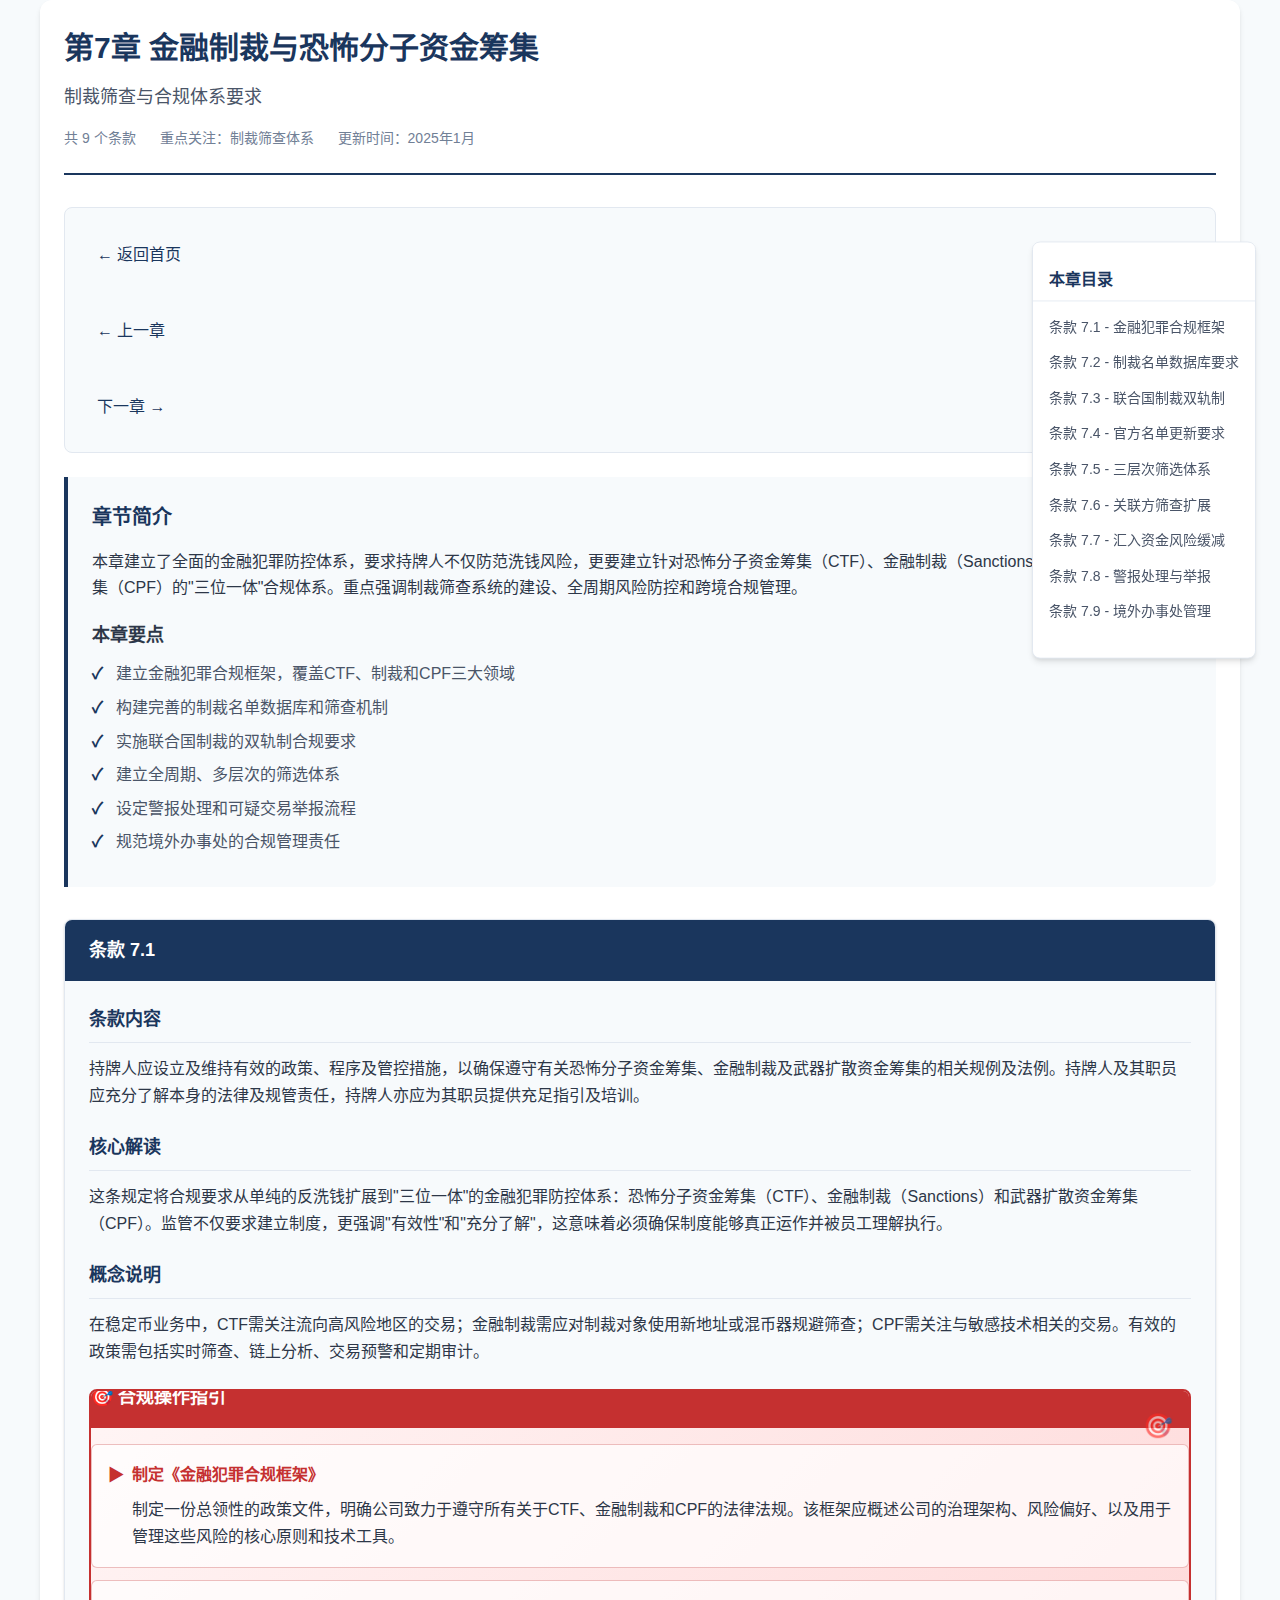
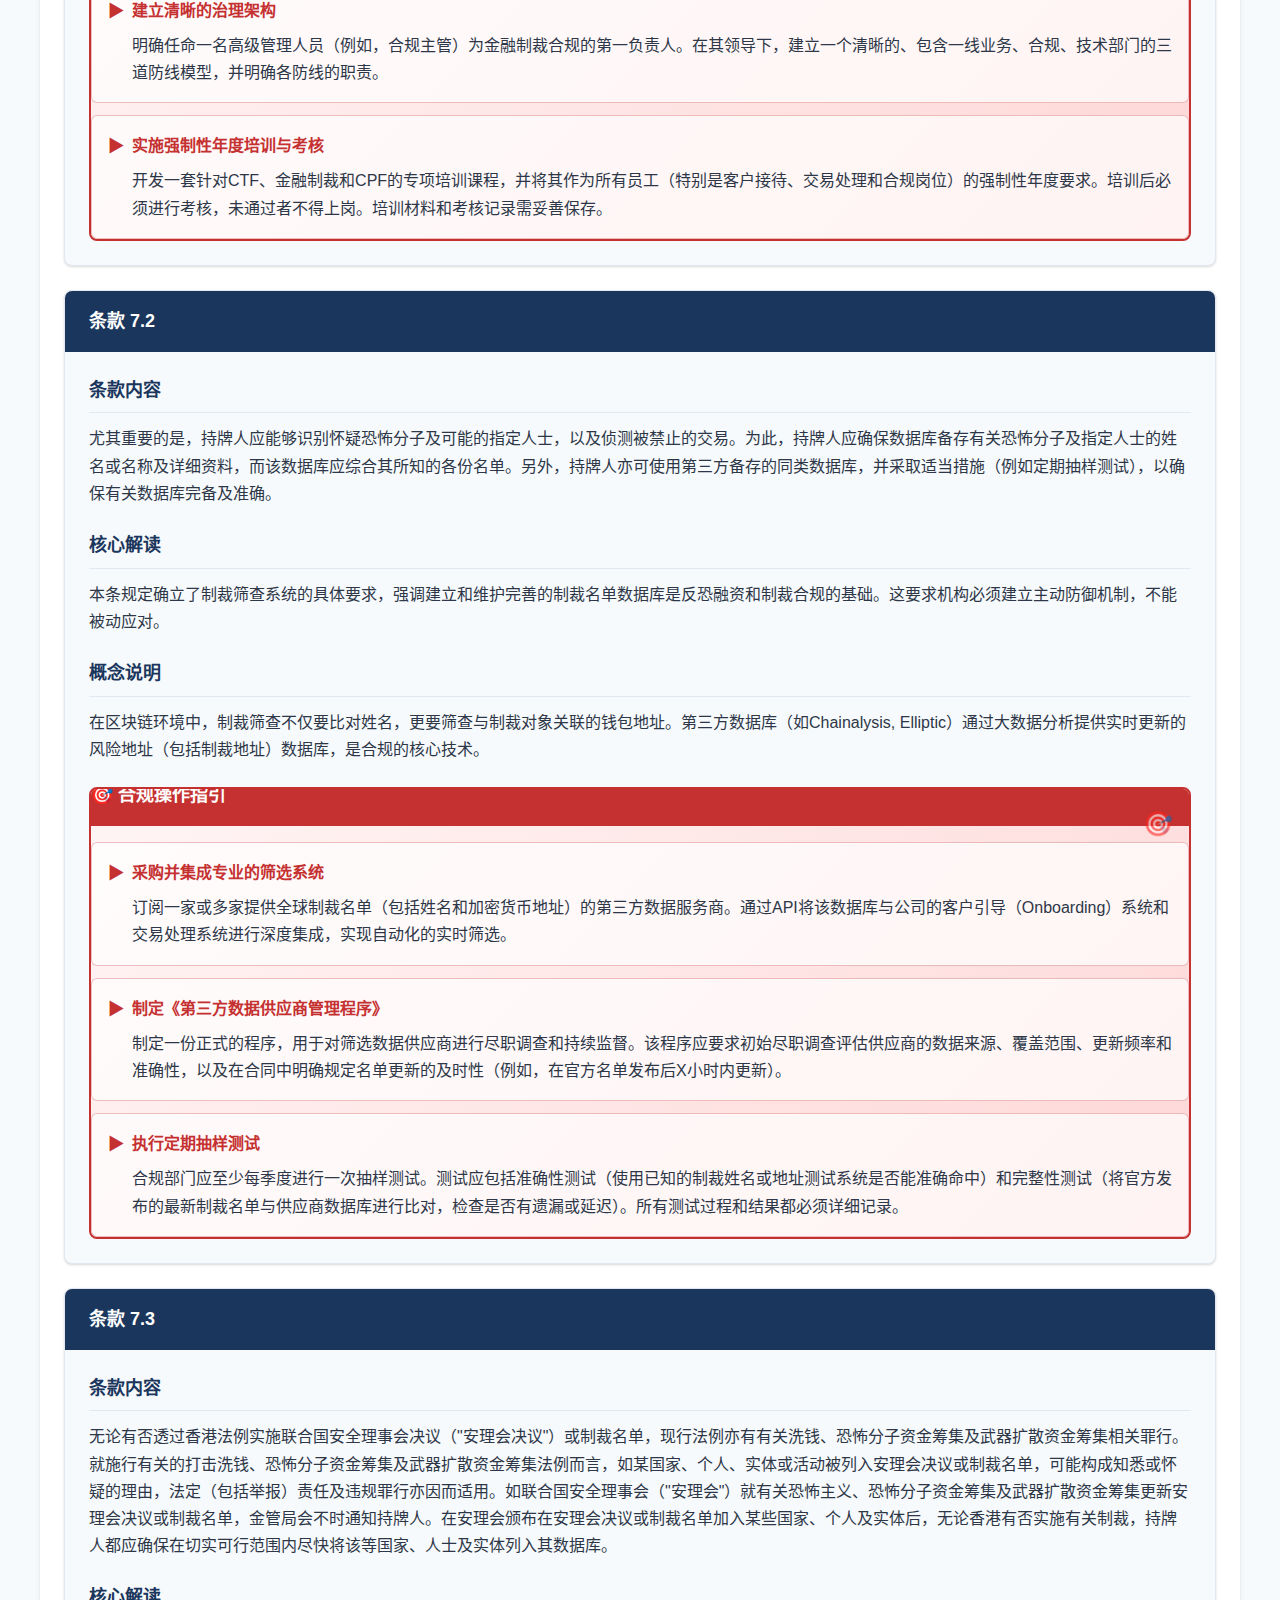
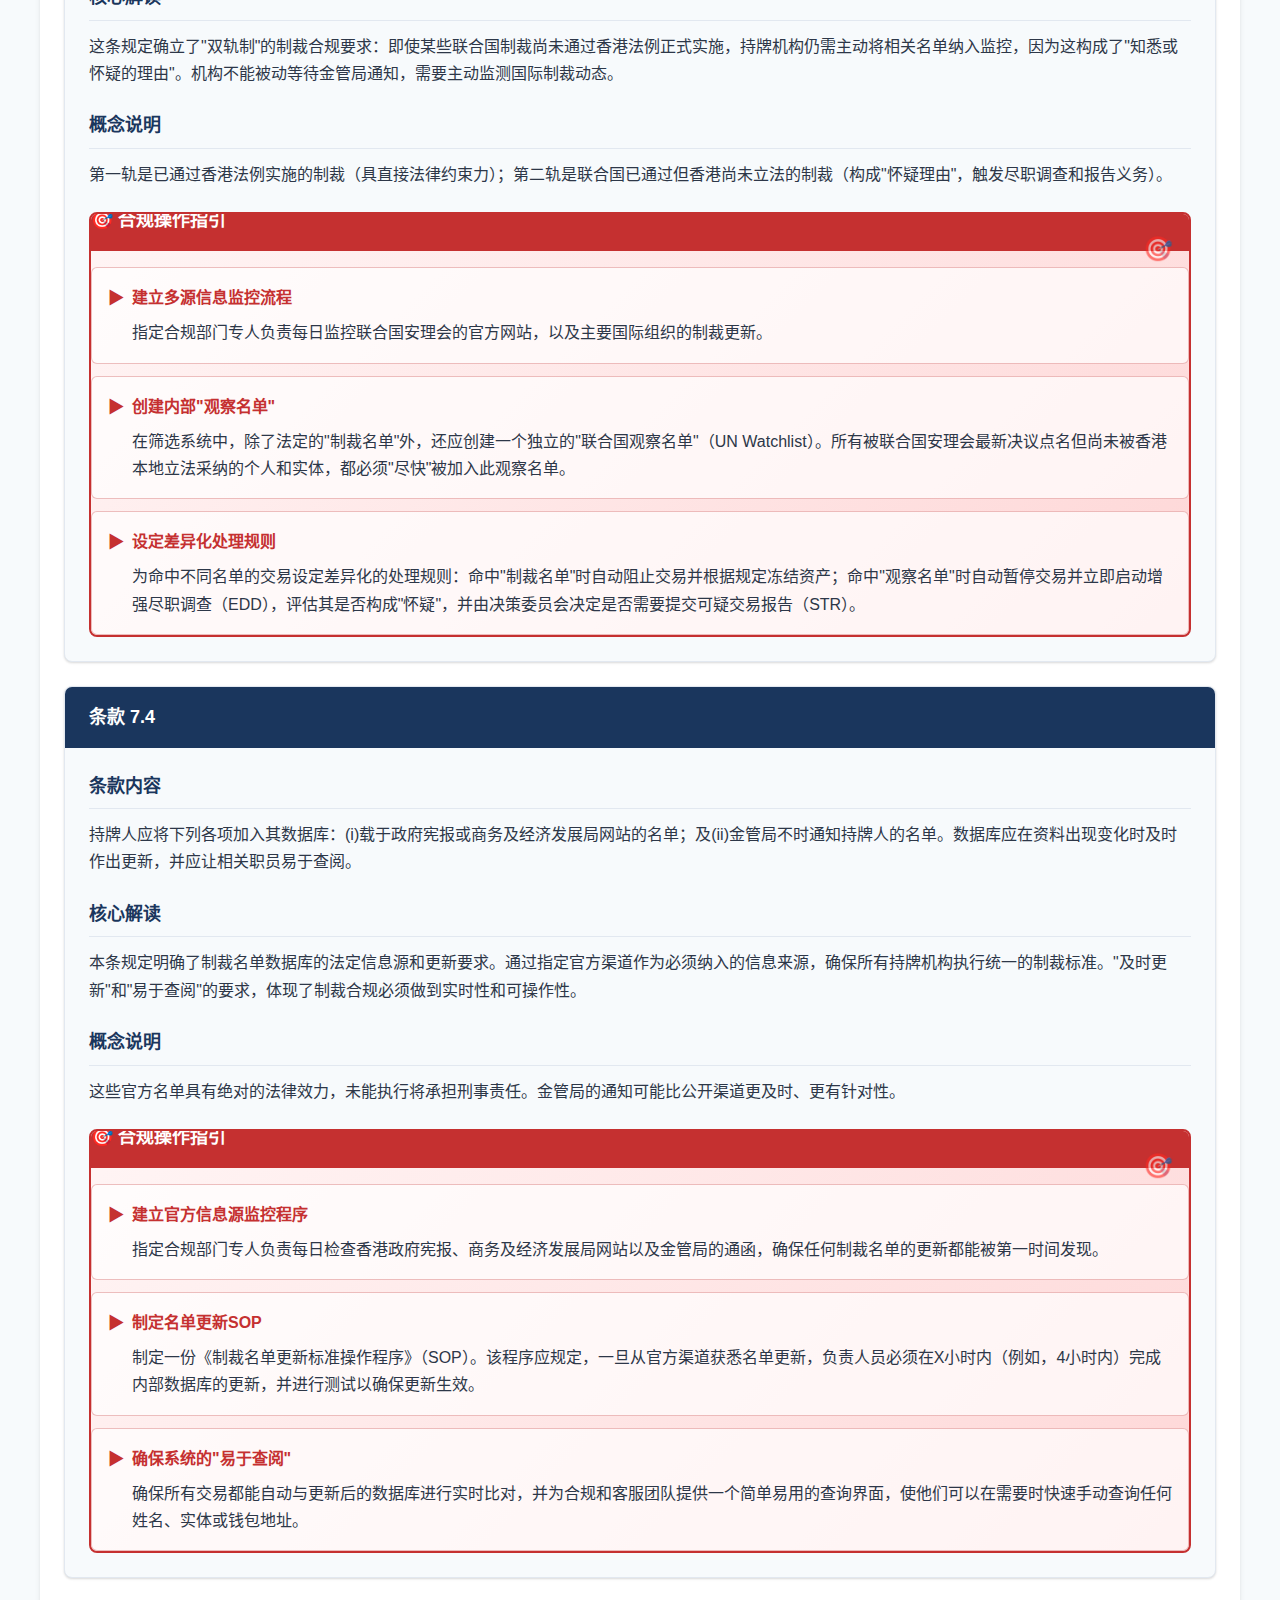
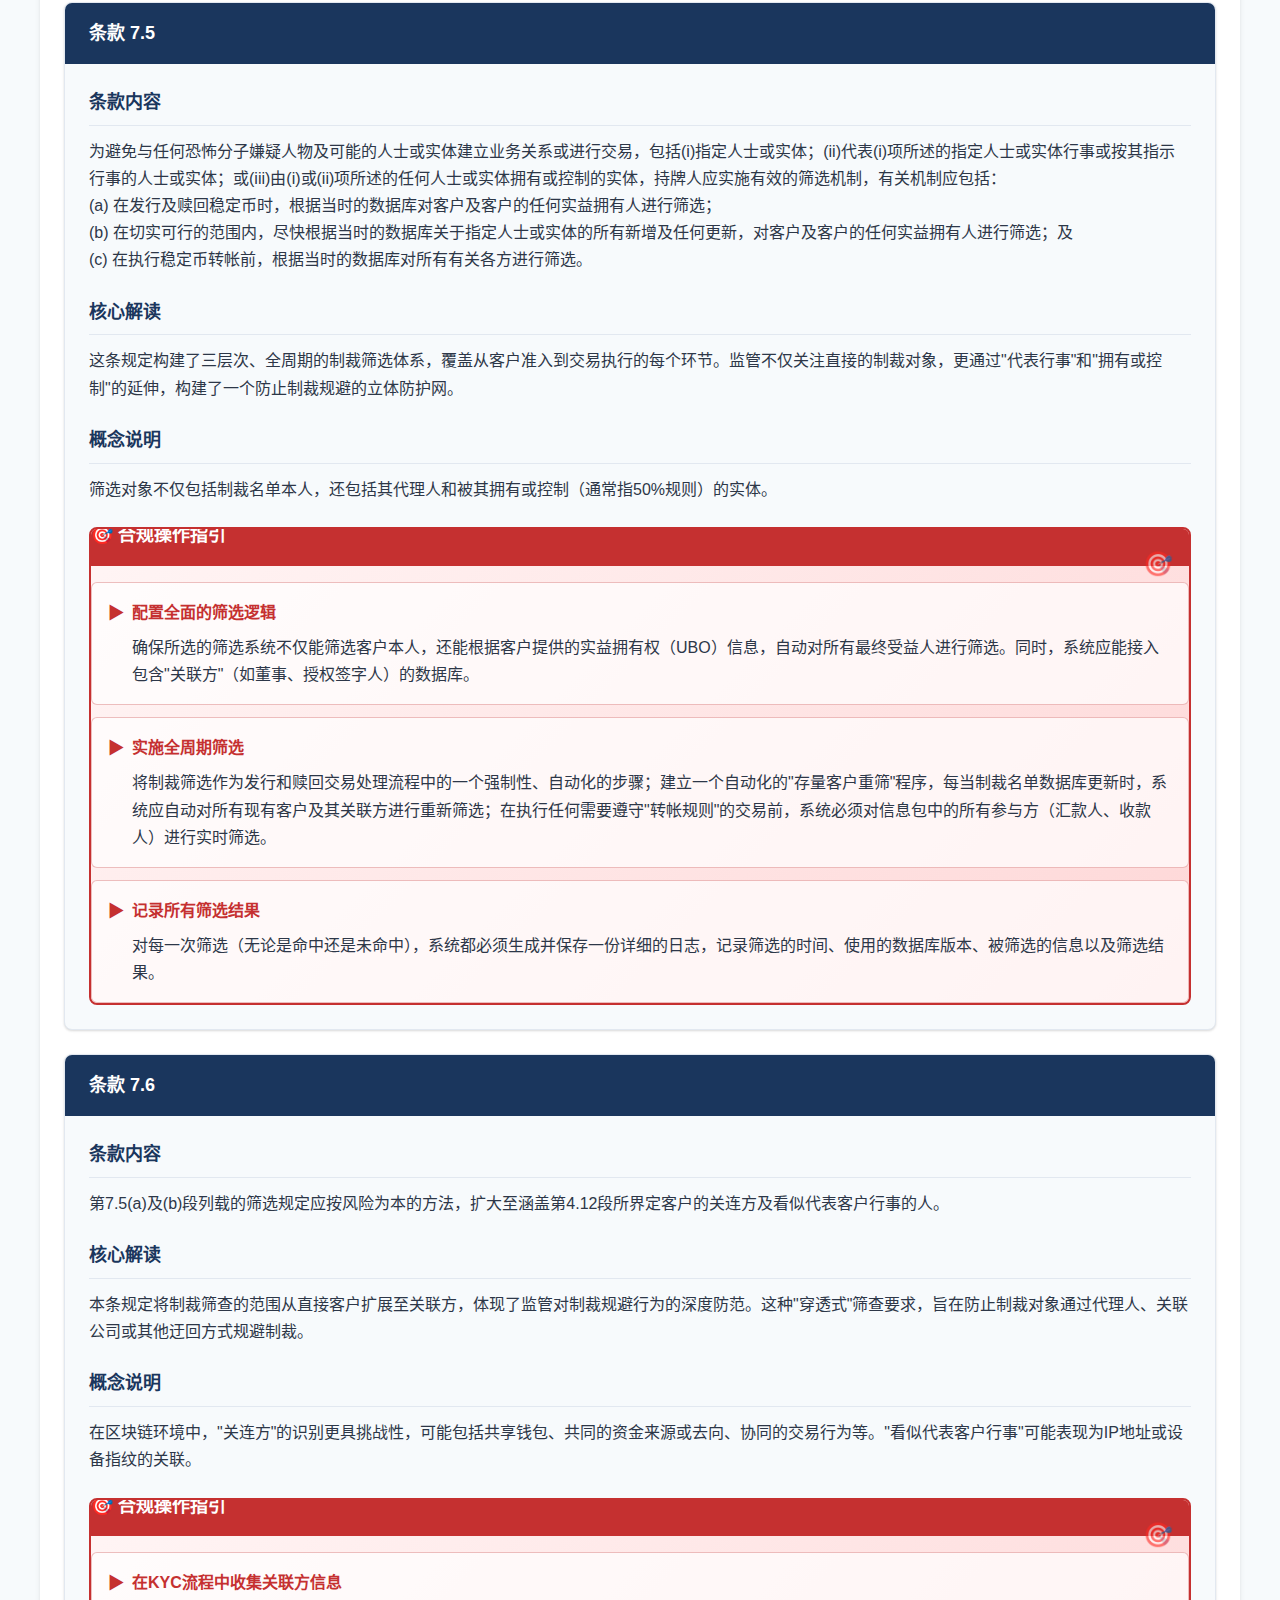
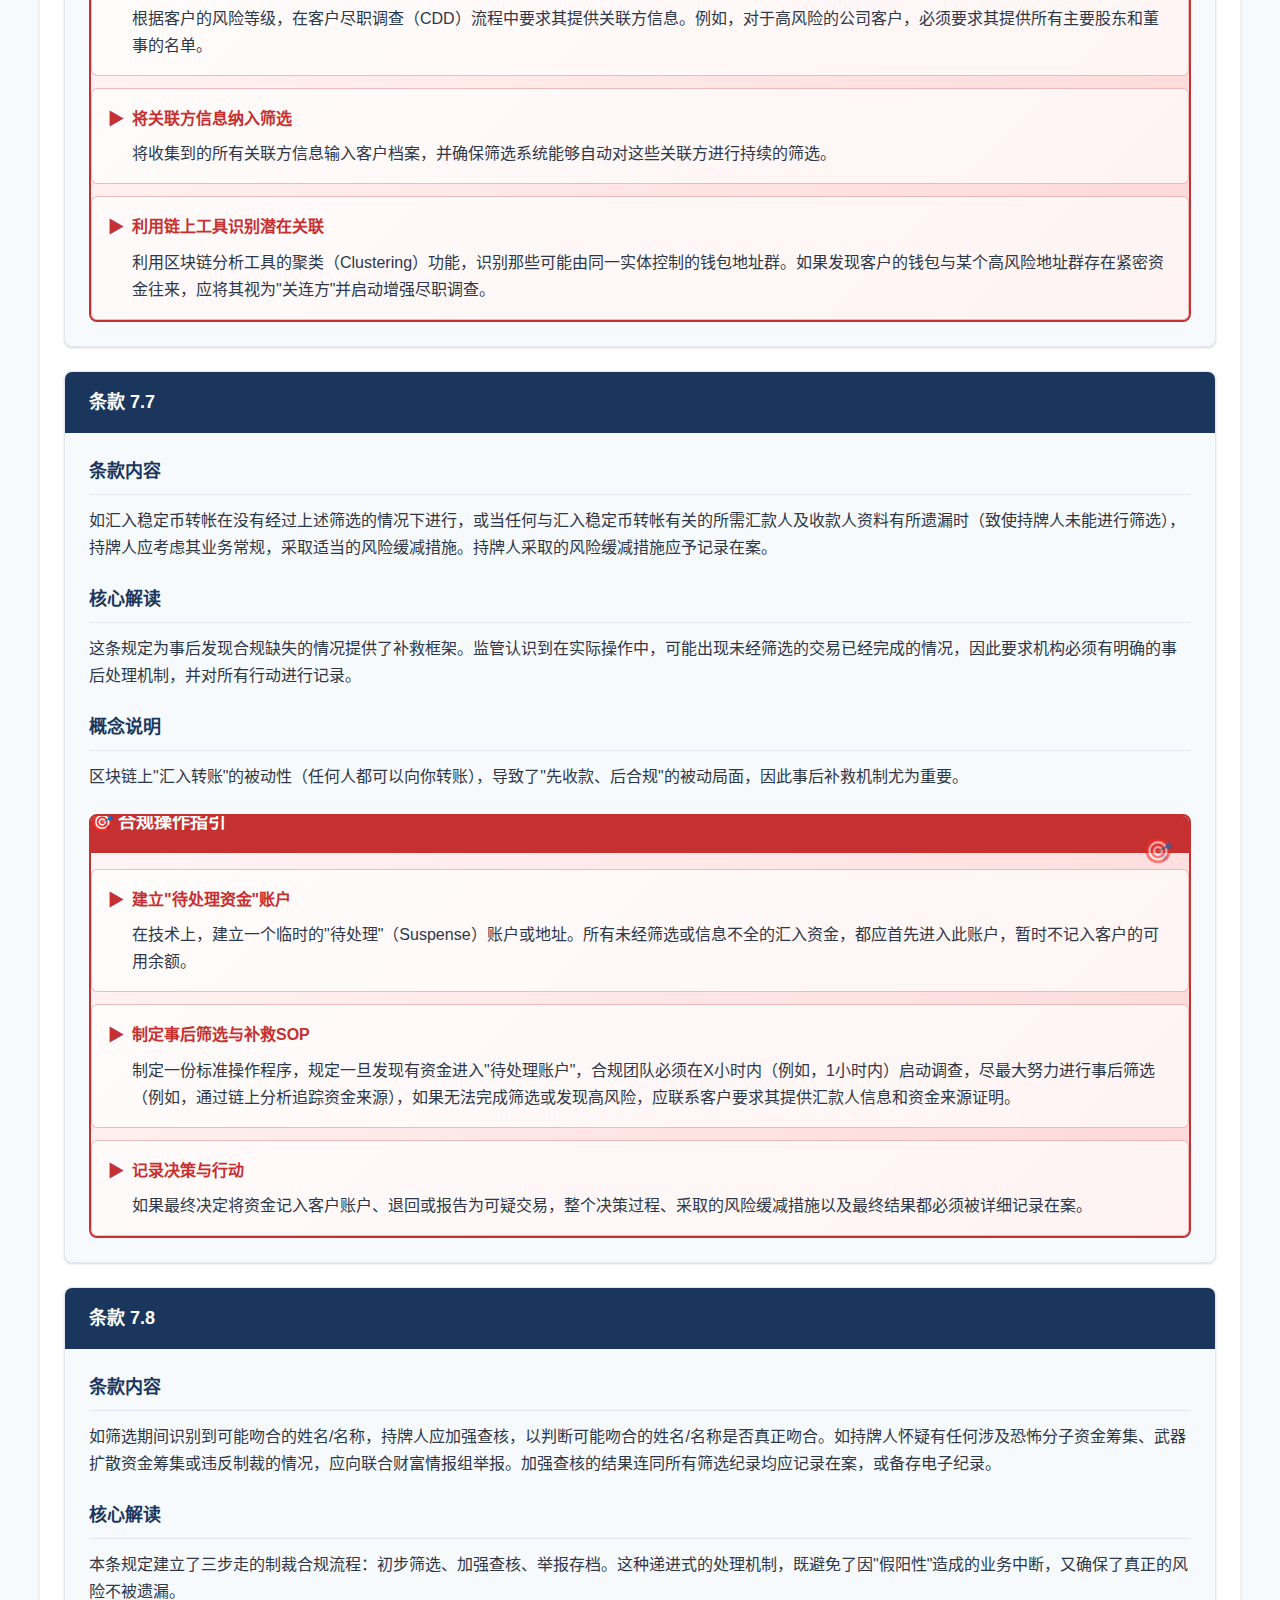
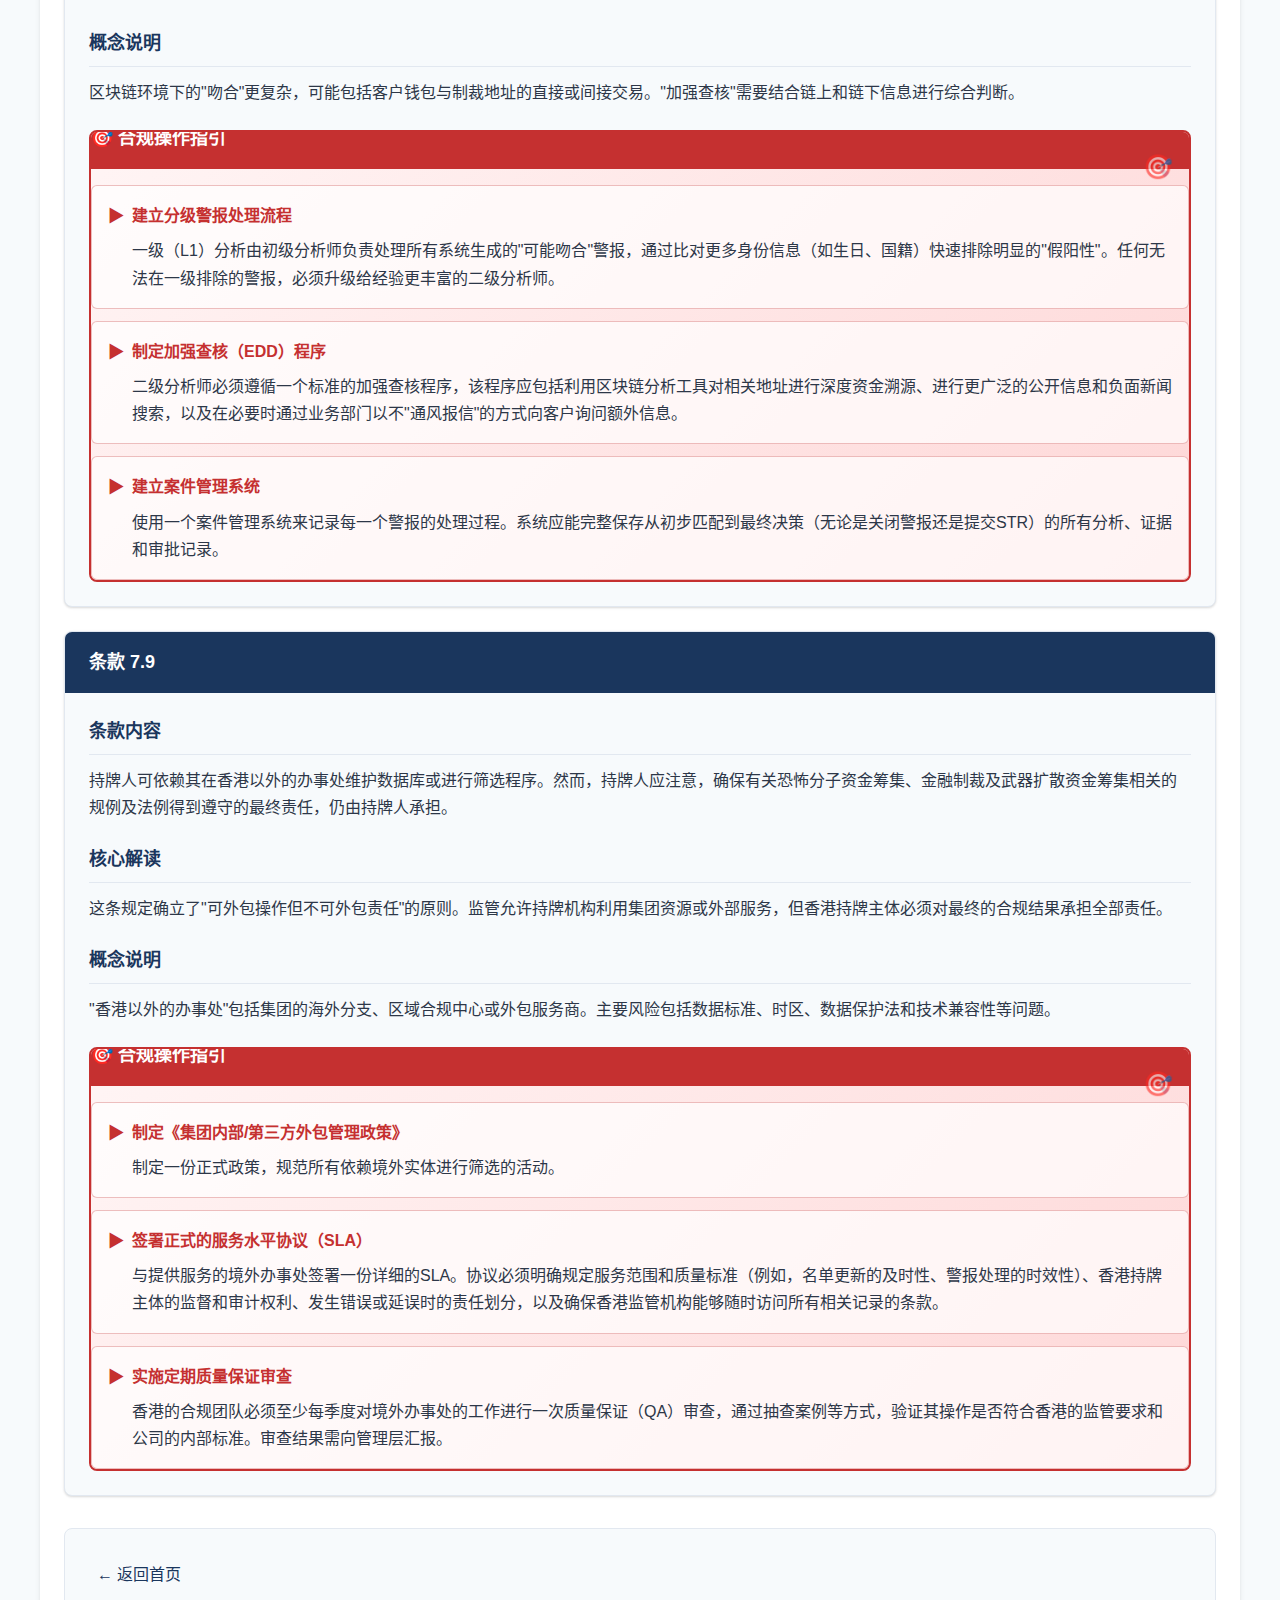
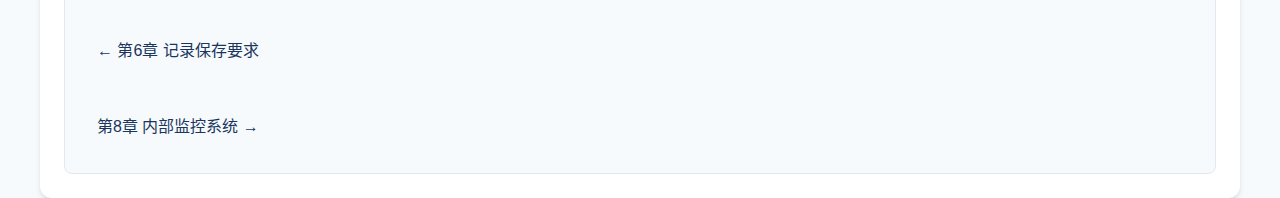
<file: chapters/chapter7.html>
<!DOCTYPE html>
<html lang="zh-CN">
<head>
    <meta charset="UTF-8">
    <meta name="viewport" content="width=device-width, initial-scale=1.0">
    <title>第7章 金融制裁与恐怖分子资金筹集 - 香港稳定币监管法规解读</title>
    <meta name="description" content="第7章详解金融制裁与恐怖分子资金筹集的防控要求，包括制裁名单筛查、合规体系建设、警报处理流程等关键条款">
    <link rel="stylesheet" href="../style.css">
</head>
<body>
    <div class="chapter-container">
        <!-- 章节头部 -->
        <header class="chapter-header">
            <h1 class="chapter-title-main">第7章 金融制裁与恐怖分子资金筹集</h1>
            <p class="chapter-subtitle">制裁筛查与合规体系要求</p>
            <div class="chapter-meta">
                <span>共 9 个条款</span>
                <span>重点关注：制裁筛查体系</span>
                <span>更新时间：2025年1月</span>
            </div>
        </header>

        <!-- 章节导航 -->
        <nav class="chapter-nav">
            <div class="nav-links">
                <a href="../index.html" class="nav-link">← 返回首页</a>
                <a href="chapter6.html" class="nav-link">← 上一章</a>
                <a href="chapter8.html" class="nav-link">下一章 →</a>
            </div>
        </nav>

        <!-- 章节简介 -->
        <section class="chapter-intro">
            <h2>章节简介</h2>
            <p>本章建立了全面的金融犯罪防控体系，要求持牌人不仅防范洗钱风险，更要建立针对恐怖分子资金筹集（CTF）、金融制裁（Sanctions）和武器扩散资金筹集（CPF）的"三位一体"合规体系。重点强调制裁筛查系统的建设、全周期风险防控和跨境合规管理。</p>
            
            <div class="chapter-highlights">
                <h3>本章要点</h3>
                <ul>
                    <li>建立金融犯罪合规框架，覆盖CTF、制裁和CPF三大领域</li>
                    <li>构建完善的制裁名单数据库和筛查机制</li>
                    <li>实施联合国制裁的双轨制合规要求</li>
                    <li>建立全周期、多层次的筛选体系</li>
                    <li>设定警报处理和可疑交易举报流程</li>
                    <li>规范境外办事处的合规管理责任</li>
                </ul>
            </div>
        </section>

        <!-- 条款内容 -->
        <main class="articles-container">
            <!-- 条款 7.1 -->
            <article class="article-item" id="article-7-1">
                <header class="article-header">
                    条款 7.1
                </header>
                <div class="article-content">
                    <div class="article-section">
                        <h3 class="section-title">条款内容</h3>
                        <div class="section-content">
                            持牌人应设立及维持有效的政策、程序及管控措施，以确保遵守有关恐怖分子资金筹集、金融制裁及武器扩散资金筹集的相关规例及法例。持牌人及其职员应充分了解本身的法律及规管责任，持牌人亦应为其职员提供充足指引及培训。
                        </div>
                    </div>
                    
                    <div class="article-section">
                        <h3 class="section-title">核心解读</h3>
                        <div class="section-content">
                            这条规定将合规要求从单纯的反洗钱扩展到"三位一体"的金融犯罪防控体系：恐怖分子资金筹集（CTF）、金融制裁（Sanctions）和武器扩散资金筹集（CPF）。监管不仅要求建立制度，更强调"有效性"和"充分了解"，这意味着必须确保制度能够真正运作并被员工理解执行。
                        </div>
                    </div>
                    
                    <div class="article-section">
                        <h3 class="section-title">概念说明</h3>
                        <div class="section-content">
                            在稳定币业务中，CTF需关注流向高风险地区的交易；金融制裁需应对制裁对象使用新地址或混币器规避筛查；CPF需关注与敏感技术相关的交易。有效的政策需包括实时筛查、链上分析、交易预警和定期审计。
                        </div>
                    </div>
                    
                    <div class="article-section compliance-guidance">
                        <h3 class="section-title">🎯 合规操作指引</h3>
                        <div class="section-content">
                            <ul class="compliance-list">
                                <li>
                                    <div class="compliance-item-title">制定《金融犯罪合规框架》</div>
                                    <div>制定一份总领性的政策文件，明确公司致力于遵守所有关于CTF、金融制裁和CPF的法律法规。该框架应概述公司的治理架构、风险偏好、以及用于管理这些风险的核心原则和技术工具。</div>
                                </li>
                                <li>
                                    <div class="compliance-item-title">建立清晰的治理架构</div>
                                    <div>明确任命一名高级管理人员（例如，合规主管）为金融制裁合规的第一负责人。在其领导下，建立一个清晰的、包含一线业务、合规、技术部门的三道防线模型，并明确各防线的职责。</div>
                                </li>
                                <li>
                                    <div class="compliance-item-title">实施强制性年度培训与考核</div>
                                    <div>开发一套针对CTF、金融制裁和CPF的专项培训课程，并将其作为所有员工（特别是客户接待、交易处理和合规岗位）的强制性年度要求。培训后必须进行考核，未通过者不得上岗。培训材料和考核记录需妥善保存。</div>
                                </li>
                            </ul>
                        </div>
                    </div>
                </div>
            </article>

            <!-- 条款 7.2 -->
            <article class="article-item" id="article-7-2">
                <header class="article-header">
                    条款 7.2
                </header>
                <div class="article-content">
                    <div class="article-section">
                        <h3 class="section-title">条款内容</h3>
                        <div class="section-content">
                            尤其重要的是，持牌人应能够识别怀疑恐怖分子及可能的指定人士，以及侦测被禁止的交易。为此，持牌人应确保数据库备存有关恐怖分子及指定人士的姓名或名称及详细资料，而该数据库应综合其所知的各份名单。另外，持牌人亦可使用第三方备存的同类数据库，并采取适当措施（例如定期抽样测试），以确保有关数据库完备及准确。
                        </div>
                    </div>
                    
                    <div class="article-section">
                        <h3 class="section-title">核心解读</h3>
                        <div class="section-content">
                            本条规定确立了制裁筛查系统的具体要求，强调建立和维护完善的制裁名单数据库是反恐融资和制裁合规的基础。这要求机构必须建立主动防御机制，不能被动应对。
                        </div>
                    </div>
                    
                    <div class="article-section">
                        <h3 class="section-title">概念说明</h3>
                        <div class="section-content">
                            在区块链环境中，制裁筛查不仅要比对姓名，更要筛查与制裁对象关联的钱包地址。第三方数据库（如Chainalysis, Elliptic）通过大数据分析提供实时更新的风险地址（包括制裁地址）数据库，是合规的核心技术。
                        </div>
                    </div>
                    
                    <div class="article-section compliance-guidance">
                        <h3 class="section-title">🎯 合规操作指引</h3>
                        <div class="section-content">
                            <ul class="compliance-list">
                                <li>
                                    <div class="compliance-item-title">采购并集成专业的筛选系统</div>
                                    <div>订阅一家或多家提供全球制裁名单（包括姓名和加密货币地址）的第三方数据服务商。通过API将该数据库与公司的客户引导（Onboarding）系统和交易处理系统进行深度集成，实现自动化的实时筛选。</div>
                                </li>
                                <li>
                                    <div class="compliance-item-title">制定《第三方数据供应商管理程序》</div>
                                    <div>制定一份正式的程序，用于对筛选数据供应商进行尽职调查和持续监督。该程序应要求初始尽职调查评估供应商的数据来源、覆盖范围、更新频率和准确性，以及在合同中明确规定名单更新的及时性（例如，在官方名单发布后X小时内更新）。</div>
                                </li>
                                <li>
                                    <div class="compliance-item-title">执行定期抽样测试</div>
                                    <div>合规部门应至少每季度进行一次抽样测试。测试应包括准确性测试（使用已知的制裁姓名或地址测试系统是否能准确命中）和完整性测试（将官方发布的最新制裁名单与供应商数据库进行比对，检查是否有遗漏或延迟）。所有测试过程和结果都必须详细记录。</div>
                                </li>
                            </ul>
                        </div>
                    </div>
                </div>
            </article>

            <!-- 条款 7.3 -->
            <article class="article-item" id="article-7-3">
                <header class="article-header">
                    条款 7.3
                </header>
                <div class="article-content">
                    <div class="article-section">
                        <h3 class="section-title">条款内容</h3>
                        <div class="section-content">
                            无论有否透过香港法例实施联合国安全理事会决议（"安理会决议"）或制裁名单，现行法例亦有有关洗钱、恐怖分子资金筹集及武器扩散资金筹集相关罪行。就施行有关的打击洗钱、恐怖分子资金筹集及武器扩散资金筹集法例而言，如某国家、个人、实体或活动被列入安理会决议或制裁名单，可能构成知悉或怀疑的理由，法定（包括举报）责任及违规罪行亦因而适用。如联合国安全理事会（"安理会"）就有关恐怖主义、恐怖分子资金筹集及武器扩散资金筹集更新安理会决议或制裁名单，金管局会不时通知持牌人。在安理会颁布在安理会决议或制裁名单加入某些国家、个人及实体后，无论香港有否实施有关制裁，持牌人都应确保在切实可行范围内尽快将该等国家、人士及实体列入其数据库。
                        </div>
                    </div>
                    
                    <div class="article-section">
                        <h3 class="section-title">核心解读</h3>
                        <div class="section-content">
                            这条规定确立了"双轨制"的制裁合规要求：即使某些联合国制裁尚未通过香港法例正式实施，持牌机构仍需主动将相关名单纳入监控，因为这构成了"知悉或怀疑的理由"。机构不能被动等待金管局通知，需要主动监测国际制裁动态。
                        </div>
                    </div>
                    
                    <div class="article-section">
                        <h3 class="section-title">概念说明</h3>
                        <div class="section-content">
                            第一轨是已通过香港法例实施的制裁（具直接法律约束力）；第二轨是联合国已通过但香港尚未立法的制裁（构成"怀疑理由"，触发尽职调查和报告义务）。
                        </div>
                    </div>
                    
                    <div class="article-section compliance-guidance">
                        <h3 class="section-title">🎯 合规操作指引</h3>
                        <div class="section-content">
                            <ul class="compliance-list">
                                <li>
                                    <div class="compliance-item-title">建立多源信息监控流程</div>
                                    <div>指定合规部门专人负责每日监控联合国安理会的官方网站，以及主要国际组织的制裁更新。</div>
                                </li>
                                <li>
                                    <div class="compliance-item-title">创建内部"观察名单"</div>
                                    <div>在筛选系统中，除了法定的"制裁名单"外，还应创建一个独立的"联合国观察名单"（UN Watchlist）。所有被联合国安理会最新决议点名但尚未被香港本地立法采纳的个人和实体，都必须"尽快"被加入此观察名单。</div>
                                </li>
                                <li>
                                    <div class="compliance-item-title">设定差异化处理规则</div>
                                    <div>为命中不同名单的交易设定差异化的处理规则：命中"制裁名单"时自动阻止交易并根据规定冻结资产；命中"观察名单"时自动暂停交易并立即启动增强尽职调查（EDD），评估其是否构成"怀疑"，并由决策委员会决定是否需要提交可疑交易报告（STR）。</div>
                                </li>
                            </ul>
                        </div>
                    </div>
                </div>
            </article>

            <!-- 条款 7.4 -->
            <article class="article-item" id="article-7-4">
                <header class="article-header">
                    条款 7.4
                </header>
                <div class="article-content">
                    <div class="article-section">
                        <h3 class="section-title">条款内容</h3>
                        <div class="section-content">
                            持牌人应将下列各项加入其数据库：(i)载于政府宪报或商务及经济发展局网站的名单；及(ii)金管局不时通知持牌人的名单。数据库应在资料出现变化时及时作出更新，并应让相关职员易于查阅。
                        </div>
                    </div>
                    
                    <div class="article-section">
                        <h3 class="section-title">核心解读</h3>
                        <div class="section-content">
                            本条规定明确了制裁名单数据库的法定信息源和更新要求。通过指定官方渠道作为必须纳入的信息来源，确保所有持牌机构执行统一的制裁标准。"及时更新"和"易于查阅"的要求，体现了制裁合规必须做到实时性和可操作性。
                        </div>
                    </div>
                    
                    <div class="article-section">
                        <h3 class="section-title">概念说明</h3>
                        <div class="section-content">
                            这些官方名单具有绝对的法律效力，未能执行将承担刑事责任。金管局的通知可能比公开渠道更及时、更有针对性。
                        </div>
                    </div>
                    
                    <div class="article-section compliance-guidance">
                        <h3 class="section-title">🎯 合规操作指引</h3>
                        <div class="section-content">
                            <ul class="compliance-list">
                                <li>
                                    <div class="compliance-item-title">建立官方信息源监控程序</div>
                                    <div>指定合规部门专人负责每日检查香港政府宪报、商务及经济发展局网站以及金管局的通函，确保任何制裁名单的更新都能被第一时间发现。</div>
                                </li>
                                <li>
                                    <div class="compliance-item-title">制定名单更新SOP</div>
                                    <div>制定一份《制裁名单更新标准操作程序》（SOP）。该程序应规定，一旦从官方渠道获悉名单更新，负责人员必须在X小时内（例如，4小时内）完成内部数据库的更新，并进行测试以确保更新生效。</div>
                                </li>
                                <li>
                                    <div class="compliance-item-title">确保系统的"易于查阅"</div>
                                    <div>确保所有交易都能自动与更新后的数据库进行实时比对，并为合规和客服团队提供一个简单易用的查询界面，使他们可以在需要时快速手动查询任何姓名、实体或钱包地址。</div>
                                </li>
                            </ul>
                        </div>
                    </div>
                </div>
            </article>

            <!-- 条款 7.5 -->
            <article class="article-item" id="article-7-5">
                <header class="article-header">
                    条款 7.5
                </header>
                <div class="article-content">
                    <div class="article-section">
                        <h3 class="section-title">条款内容</h3>
                        <div class="section-content">
                            为避免与任何恐怖分子嫌疑人物及可能的人士或实体建立业务关系或进行交易，包括(i)指定人士或实体；(ii)代表(i)项所述的指定人士或实体行事或按其指示行事的人士或实体；或(iii)由(i)或(ii)项所述的任何人士或实体拥有或控制的实体，持牌人应实施有效的筛选机制，有关机制应包括：<br>
                            (a) 在发行及赎回稳定币时，根据当时的数据库对客户及客户的任何实益拥有人进行筛选；<br>
                            (b) 在切实可行的范围内，尽快根据当时的数据库关于指定人士或实体的所有新增及任何更新，对客户及客户的任何实益拥有人进行筛选；及<br>
                            (c) 在执行稳定币转帐前，根据当时的数据库对所有有关各方进行筛选。
                        </div>
                    </div>
                    
                    <div class="article-section">
                        <h3 class="section-title">核心解读</h3>
                        <div class="section-content">
                            这条规定构建了三层次、全周期的制裁筛选体系，覆盖从客户准入到交易执行的每个环节。监管不仅关注直接的制裁对象，更通过"代表行事"和"拥有或控制"的延伸，构建了一个防止制裁规避的立体防护网。
                        </div>
                    </div>
                    
                    <div class="article-section">
                        <h3 class="section-title">概念说明</h3>
                        <div class="section-content">
                            筛选对象不仅包括制裁名单本人，还包括其代理人和被其拥有或控制（通常指50%规则）的实体。
                        </div>
                    </div>
                    
                    <div class="article-section compliance-guidance">
                        <h3 class="section-title">🎯 合规操作指引</h3>
                        <div class="section-content">
                            <ul class="compliance-list">
                                <li>
                                    <div class="compliance-item-title">配置全面的筛选逻辑</div>
                                    <div>确保所选的筛选系统不仅能筛选客户本人，还能根据客户提供的实益拥有权（UBO）信息，自动对所有最终受益人进行筛选。同时，系统应能接入包含"关联方"（如董事、授权签字人）的数据库。</div>
                                </li>
                                <li>
                                    <div class="compliance-item-title">实施全周期筛选</div>
                                    <div>将制裁筛选作为发行和赎回交易处理流程中的一个强制性、自动化的步骤；建立一个自动化的"存量客户重筛"程序，每当制裁名单数据库更新时，系统应自动对所有现有客户及其关联方进行重新筛选；在执行任何需要遵守"转帐规则"的交易前，系统必须对信息包中的所有参与方（汇款人、收款人）进行实时筛选。</div>
                                </li>
                                <li>
                                    <div class="compliance-item-title">记录所有筛选结果</div>
                                    <div>对每一次筛选（无论是命中还是未命中），系统都必须生成并保存一份详细的日志，记录筛选的时间、使用的数据库版本、被筛选的信息以及筛选结果。</div>
                                </li>
                            </ul>
                        </div>
                    </div>
                </div>
            </article>

            <!-- 条款 7.6 -->
            <article class="article-item" id="article-7-6">
                <header class="article-header">
                    条款 7.6
                </header>
                <div class="article-content">
                    <div class="article-section">
                        <h3 class="section-title">条款内容</h3>
                        <div class="section-content">
                            第7.5(a)及(b)段列载的筛选规定应按风险为本的方法，扩大至涵盖第4.12段所界定客户的关连方及看似代表客户行事的人。
                        </div>
                    </div>
                    
                    <div class="article-section">
                        <h3 class="section-title">核心解读</h3>
                        <div class="section-content">
                            本条规定将制裁筛查的范围从直接客户扩展至关联方，体现了监管对制裁规避行为的深度防范。这种"穿透式"筛查要求，旨在防止制裁对象通过代理人、关联公司或其他迂回方式规避制裁。
                        </div>
                    </div>
                    
                    <div class="article-section">
                        <h3 class="section-title">概念说明</h3>
                        <div class="section-content">
                            在区块链环境中，"关连方"的识别更具挑战性，可能包括共享钱包、共同的资金来源或去向、协同的交易行为等。"看似代表客户行事"可能表现为IP地址或设备指纹的关联。
                        </div>
                    </div>
                    
                    <div class="article-section compliance-guidance">
                        <h3 class="section-title">🎯 合规操作指引</h3>
                        <div class="section-content">
                            <ul class="compliance-list">
                                <li>
                                    <div class="compliance-item-title">在KYC流程中收集关联方信息</div>
                                    <div>根据客户的风险等级，在客户尽职调查（CDD）流程中要求其提供关联方信息。例如，对于高风险的公司客户，必须要求其提供所有主要股东和董事的名单。</div>
                                </li>
                                <li>
                                    <div class="compliance-item-title">将关联方信息纳入筛选</div>
                                    <div>将收集到的所有关联方信息输入客户档案，并确保筛选系统能够自动对这些关联方进行持续的筛选。</div>
                                </li>
                                <li>
                                    <div class="compliance-item-title">利用链上工具识别潜在关联</div>
                                    <div>利用区块链分析工具的聚类（Clustering）功能，识别那些可能由同一实体控制的钱包地址群。如果发现客户的钱包与某个高风险地址群存在紧密资金往来，应将其视为"关连方"并启动增强尽职调查。</div>
                                </li>
                            </ul>
                        </div>
                    </div>
                </div>
            </article>

            <!-- 条款 7.7 -->
            <article class="article-item" id="article-7-7">
                <header class="article-header">
                    条款 7.7
                </header>
                <div class="article-content">
                    <div class="article-section">
                        <h3 class="section-title">条款内容</h3>
                        <div class="section-content">
                            如汇入稳定币转帐在没有经过上述筛选的情况下进行，或当任何与汇入稳定币转帐有关的所需汇款人及收款人资料有所遗漏时（致使持牌人未能进行筛选），持牌人应考虑其业务常规，采取适当的风险缓减措施。持牌人采取的风险缓减措施应予记录在案。
                        </div>
                    </div>
                    
                    <div class="article-section">
                        <h3 class="section-title">核心解读</h3>
                        <div class="section-content">
                            这条规定为事后发现合规缺失的情况提供了补救框架。监管认识到在实际操作中，可能出现未经筛选的交易已经完成的情况，因此要求机构必须有明确的事后处理机制，并对所有行动进行记录。
                        </div>
                    </div>
                    
                    <div class="article-section">
                        <h3 class="section-title">概念说明</h3>
                        <div class="section-content">
                            区块链上"汇入转账"的被动性（任何人都可以向你转账），导致了"先收款、后合规"的被动局面，因此事后补救机制尤为重要。
                        </div>
                    </div>
                    
                    <div class="article-section compliance-guidance">
                        <h3 class="section-title">🎯 合规操作指引</h3>
                        <div class="section-content">
                            <ul class="compliance-list">
                                <li>
                                    <div class="compliance-item-title">建立"待处理资金"账户</div>
                                    <div>在技术上，建立一个临时的"待处理"（Suspense）账户或地址。所有未经筛选或信息不全的汇入资金，都应首先进入此账户，暂时不记入客户的可用余额。</div>
                                </li>
                                <li>
                                    <div class="compliance-item-title">制定事后筛选与补救SOP</div>
                                    <div>制定一份标准操作程序，规定一旦发现有资金进入"待处理账户"，合规团队必须在X小时内（例如，1小时内）启动调查，尽最大努力进行事后筛选（例如，通过链上分析追踪资金来源），如果无法完成筛选或发现高风险，应联系客户要求其提供汇款人信息和资金来源证明。</div>
                                </li>
                                <li>
                                    <div class="compliance-item-title">记录决策与行动</div>
                                    <div>如果最终决定将资金记入客户账户、退回或报告为可疑交易，整个决策过程、采取的风险缓减措施以及最终结果都必须被详细记录在案。</div>
                                </li>
                            </ul>
                        </div>
                    </div>
                </div>
            </article>

            <!-- 条款 7.8 -->
            <article class="article-item" id="article-7-8">
                <header class="article-header">
                    条款 7.8
                </header>
                <div class="article-content">
                    <div class="article-section">
                        <h3 class="section-title">条款内容</h3>
                        <div class="section-content">
                            如筛选期间识别到可能吻合的姓名/名称，持牌人应加强查核，以判断可能吻合的姓名/名称是否真正吻合。如持牌人怀疑有任何涉及恐怖分子资金筹集、武器扩散资金筹集或违反制裁的情况，应向联合财富情报组举报。加强查核的结果连同所有筛选纪录均应记录在案，或备存电子纪录。
                        </div>
                    </div>
                    
                    <div class="article-section">
                        <h3 class="section-title">核心解读</h3>
                        <div class="section-content">
                            本条规定建立了三步走的制裁合规流程：初步筛选、加强查核、举报存档。这种递进式的处理机制，既避免了因"假阳性"造成的业务中断，又确保了真正的风险不被遗漏。
                        </div>
                    </div>
                    
                    <div class="article-section">
                        <h3 class="section-title">概念说明</h3>
                        <div class="section-content">
                            区块链环境下的"吻合"更复杂，可能包括客户钱包与制裁地址的直接或间接交易。"加强查核"需要结合链上和链下信息进行综合判断。
                        </div>
                    </div>
                    
                    <div class="article-section compliance-guidance">
                        <h3 class="section-title">🎯 合规操作指引</h3>
                        <div class="section-content">
                            <ul class="compliance-list">
                                <li>
                                    <div class="compliance-item-title">建立分级警报处理流程</div>
                                    <div>一级（L1）分析由初级分析师负责处理所有系统生成的"可能吻合"警报，通过比对更多身份信息（如生日、国籍）快速排除明显的"假阳性"。任何无法在一级排除的警报，必须升级给经验更丰富的二级分析师。</div>
                                </li>
                                <li>
                                    <div class="compliance-item-title">制定加强查核（EDD）程序</div>
                                    <div>二级分析师必须遵循一个标准的加强查核程序，该程序应包括利用区块链分析工具对相关地址进行深度资金溯源、进行更广泛的公开信息和负面新闻搜索，以及在必要时通过业务部门以不"通风报信"的方式向客户询问额外信息。</div>
                                </li>
                                <li>
                                    <div class="compliance-item-title">建立案件管理系统</div>
                                    <div>使用一个案件管理系统来记录每一个警报的处理过程。系统应能完整保存从初步匹配到最终决策（无论是关闭警报还是提交STR）的所有分析、证据和审批记录。</div>
                                </li>
                            </ul>
                        </div>
                    </div>
                </div>
            </article>

            <!-- 条款 7.9 -->
            <article class="article-item" id="article-7-9">
                <header class="article-header">
                    条款 7.9
                </header>
                <div class="article-content">
                    <div class="article-section">
                        <h3 class="section-title">条款内容</h3>
                        <div class="section-content">
                            持牌人可依赖其在香港以外的办事处维护数据库或进行筛选程序。然而，持牌人应注意，确保有关恐怖分子资金筹集、金融制裁及武器扩散资金筹集相关的规例及法例得到遵守的最终责任，仍由持牌人承担。
                        </div>
                    </div>
                    
                    <div class="article-section">
                        <h3 class="section-title">核心解读</h3>
                        <div class="section-content">
                            这条规定确立了"可外包操作但不可外包责任"的原则。监管允许持牌机构利用集团资源或外部服务，但香港持牌主体必须对最终的合规结果承担全部责任。
                        </div>
                    </div>
                    
                    <div class="article-section">
                        <h3 class="section-title">概念说明</h3>
                        <div class="section-content">
                            "香港以外的办事处"包括集团的海外分支、区域合规中心或外包服务商。主要风险包括数据标准、时区、数据保护法和技术兼容性等问题。
                        </div>
                    </div>
                    
                    <div class="article-section compliance-guidance">
                        <h3 class="section-title">🎯 合规操作指引</h3>
                        <div class="section-content">
                            <ul class="compliance-list">
                                <li>
                                    <div class="compliance-item-title">制定《集团内部/第三方外包管理政策》</div>
                                    <div>制定一份正式政策，规范所有依赖境外实体进行筛选的活动。</div>
                                </li>
                                <li>
                                    <div class="compliance-item-title">签署正式的服务水平协议（SLA）</div>
                                    <div>与提供服务的境外办事处签署一份详细的SLA。协议必须明确规定服务范围和质量标准（例如，名单更新的及时性、警报处理的时效性）、香港持牌主体的监督和审计权利、发生错误或延误时的责任划分，以及确保香港监管机构能够随时访问所有相关记录的条款。</div>
                                </li>
                                <li>
                                    <div class="compliance-item-title">实施定期质量保证审查</div>
                                    <div>香港的合规团队必须至少每季度对境外办事处的工作进行一次质量保证（QA）审查，通过抽查案例等方式，验证其操作是否符合香港的监管要求和公司的内部标准。审查结果需向管理层汇报。</div>
                                </li>
                            </ul>
                        </div>
                    </div>
                </div>
            </article>
        </main>

        <!-- 章节导航 -->
        <nav class="chapter-nav chapter-nav-bottom">
            <div class="nav-links">
                <a href="../index.html" class="nav-link">← 返回首页</a>
                <a href="chapter6.html" class="nav-link">← 第6章 记录保存要求</a>
                <a href="chapter8.html" class="nav-link">第8章 内部监控系统 →</a>
            </div>
        </nav>

        <!-- 章节目录 -->
        <aside class="chapter-toc">
            <h3>本章目录</h3>
            <ul>
                <li><a href="#article-7-1">条款 7.1 - 金融犯罪合规框架</a></li>
                <li><a href="#article-7-2">条款 7.2 - 制裁名单数据库要求</a></li>
                <li><a href="#article-7-3">条款 7.3 - 联合国制裁双轨制</a></li>
                <li><a href="#article-7-4">条款 7.4 - 官方名单更新要求</a></li>
                <li><a href="#article-7-5">条款 7.5 - 三层次筛选体系</a></li>
                <li><a href="#article-7-6">条款 7.6 - 关联方筛查扩展</a></li>
                <li><a href="#article-7-7">条款 7.7 - 汇入资金风险缓减</a></li>
                <li><a href="#article-7-8">条款 7.8 - 警报处理与举报</a></li>
                <li><a href="#article-7-9">条款 7.9 - 境外办事处管理</a></li>
            </ul>
        </aside>
    </div>

    <!-- 回到顶部按钮 -->
    <button id="backToTop" class="back-to-top" onclick="scrollToTop()" title="回到顶部">
        <span>↑</span>
    </button>

    <!-- JavaScript -->
    <script>
        // 回到顶部功能
        function scrollToTop() {
            window.scrollTo({
                top: 0,
                behavior: 'smooth'
            });
        }

        // 显示/隐藏回到顶部按钮
        window.addEventListener('scroll', function() {
            const backToTopBtn = document.getElementById('backToTop');
            if (window.pageYOffset > 300) {
                backToTopBtn.classList.add('visible');
            } else {
                backToTopBtn.classList.remove('visible');
            }
        });

        // 平滑滚动到锚点
        document.querySelectorAll('a[href^="#"]').forEach(anchor => {
            anchor.addEventListener('click', function (e) {
                e.preventDefault();
                const target = document.querySelector(this.getAttribute('href'));
                if (target) {
                    target.scrollIntoView({
                        behavior: 'smooth',
                        block: 'start'
                    });
                }
            });
        });
    </script>
</body>
</html>
</file>
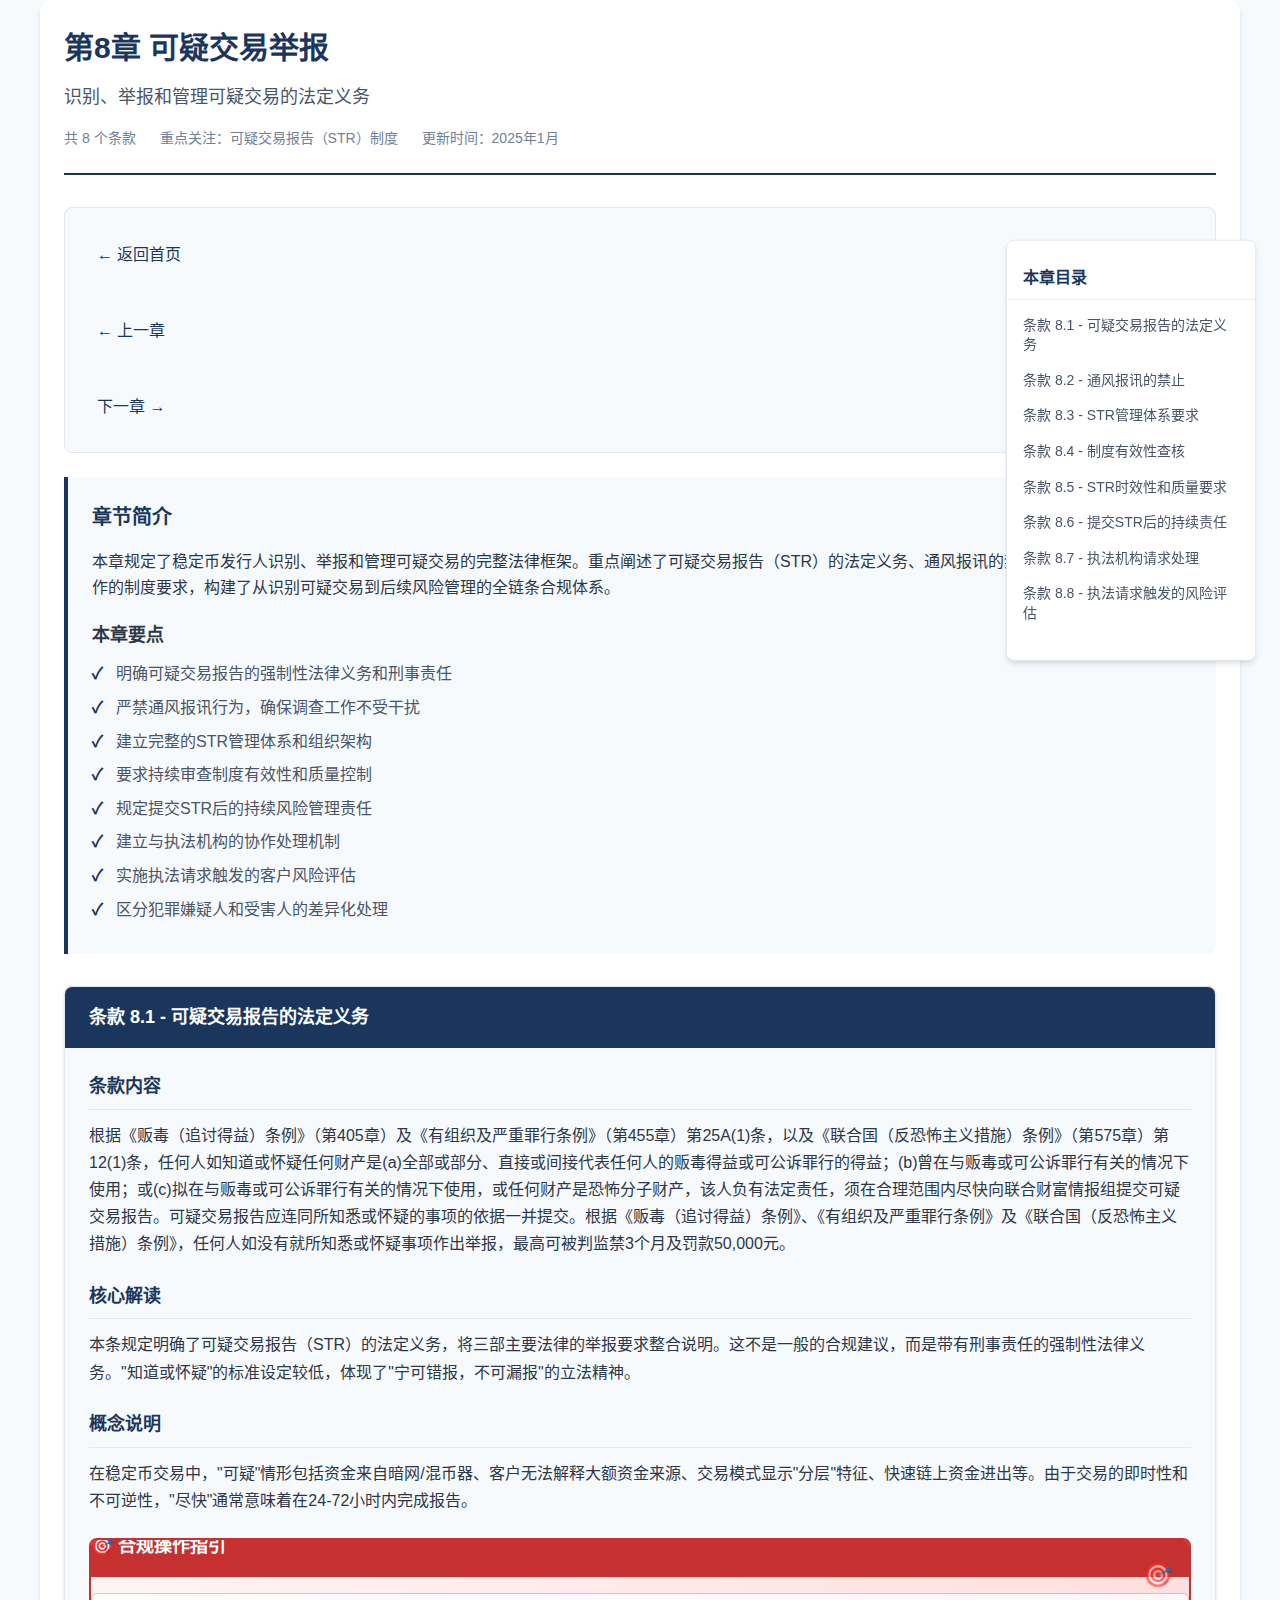
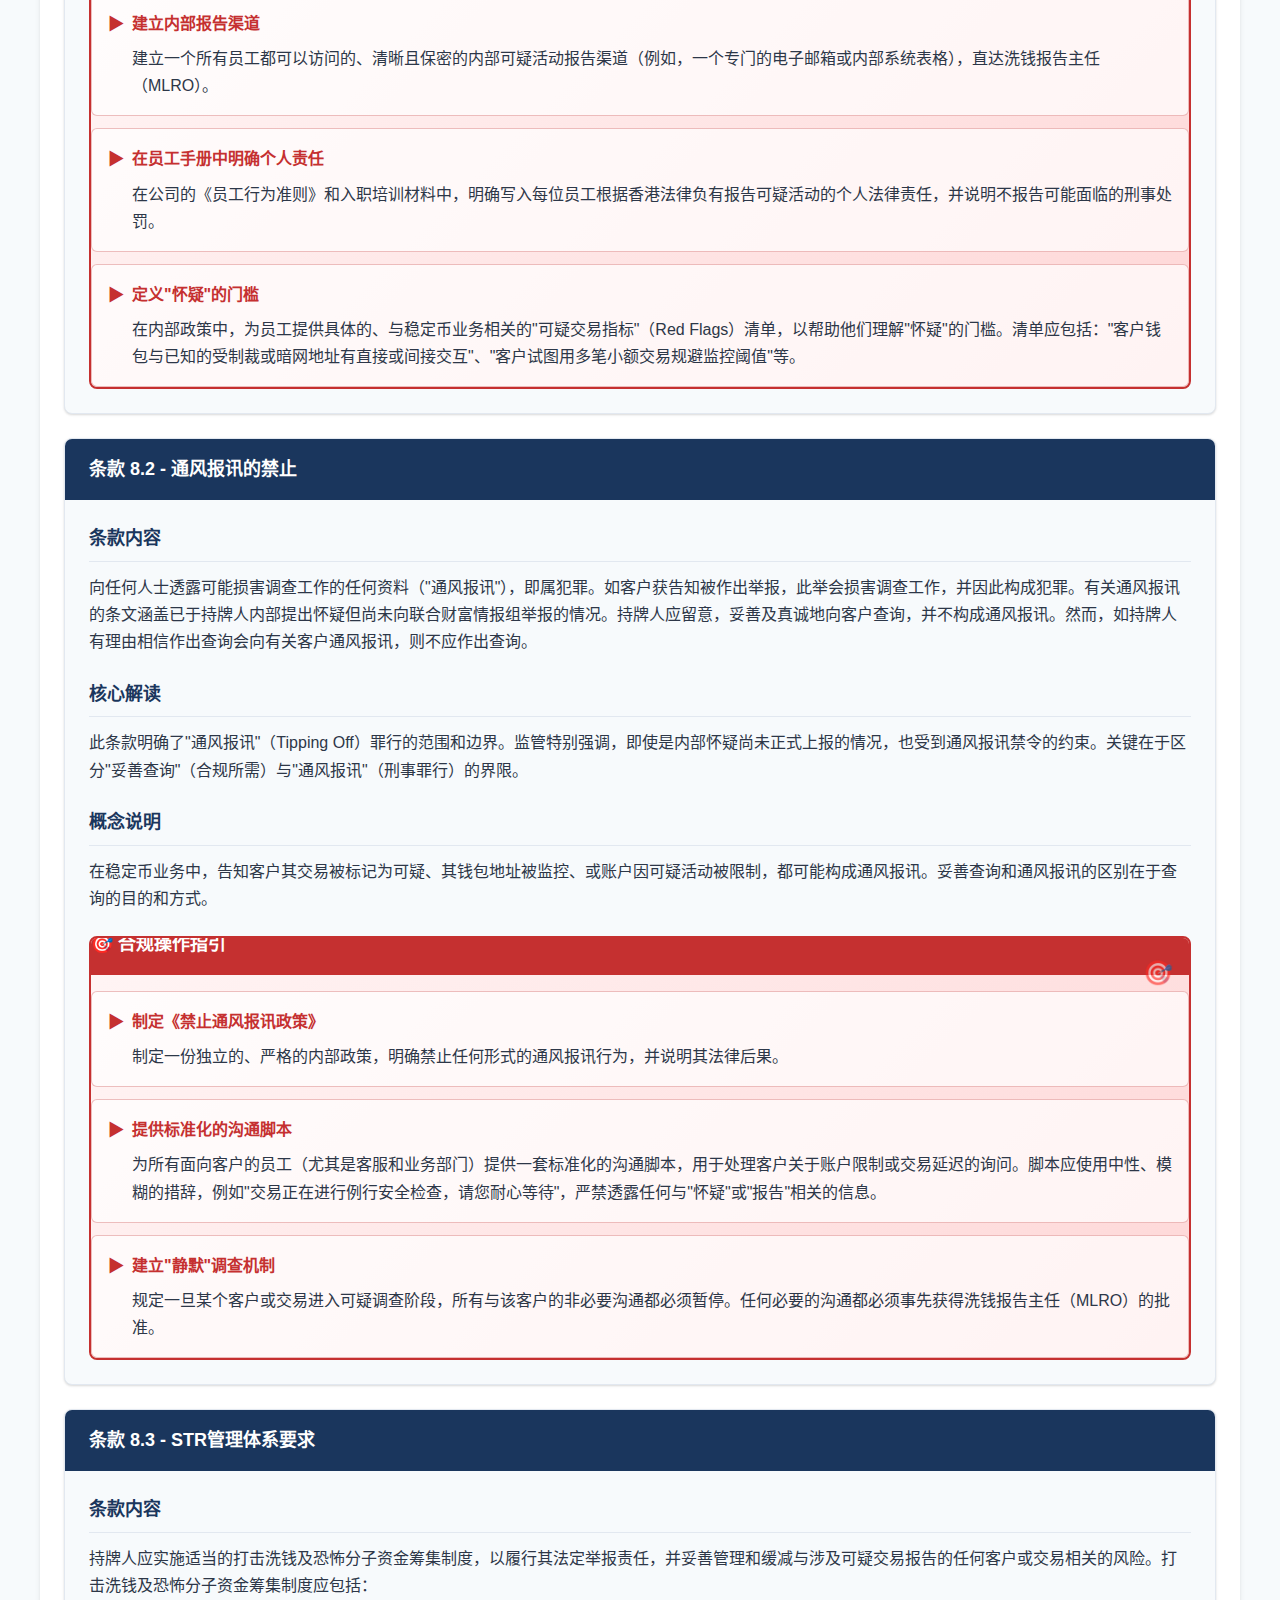
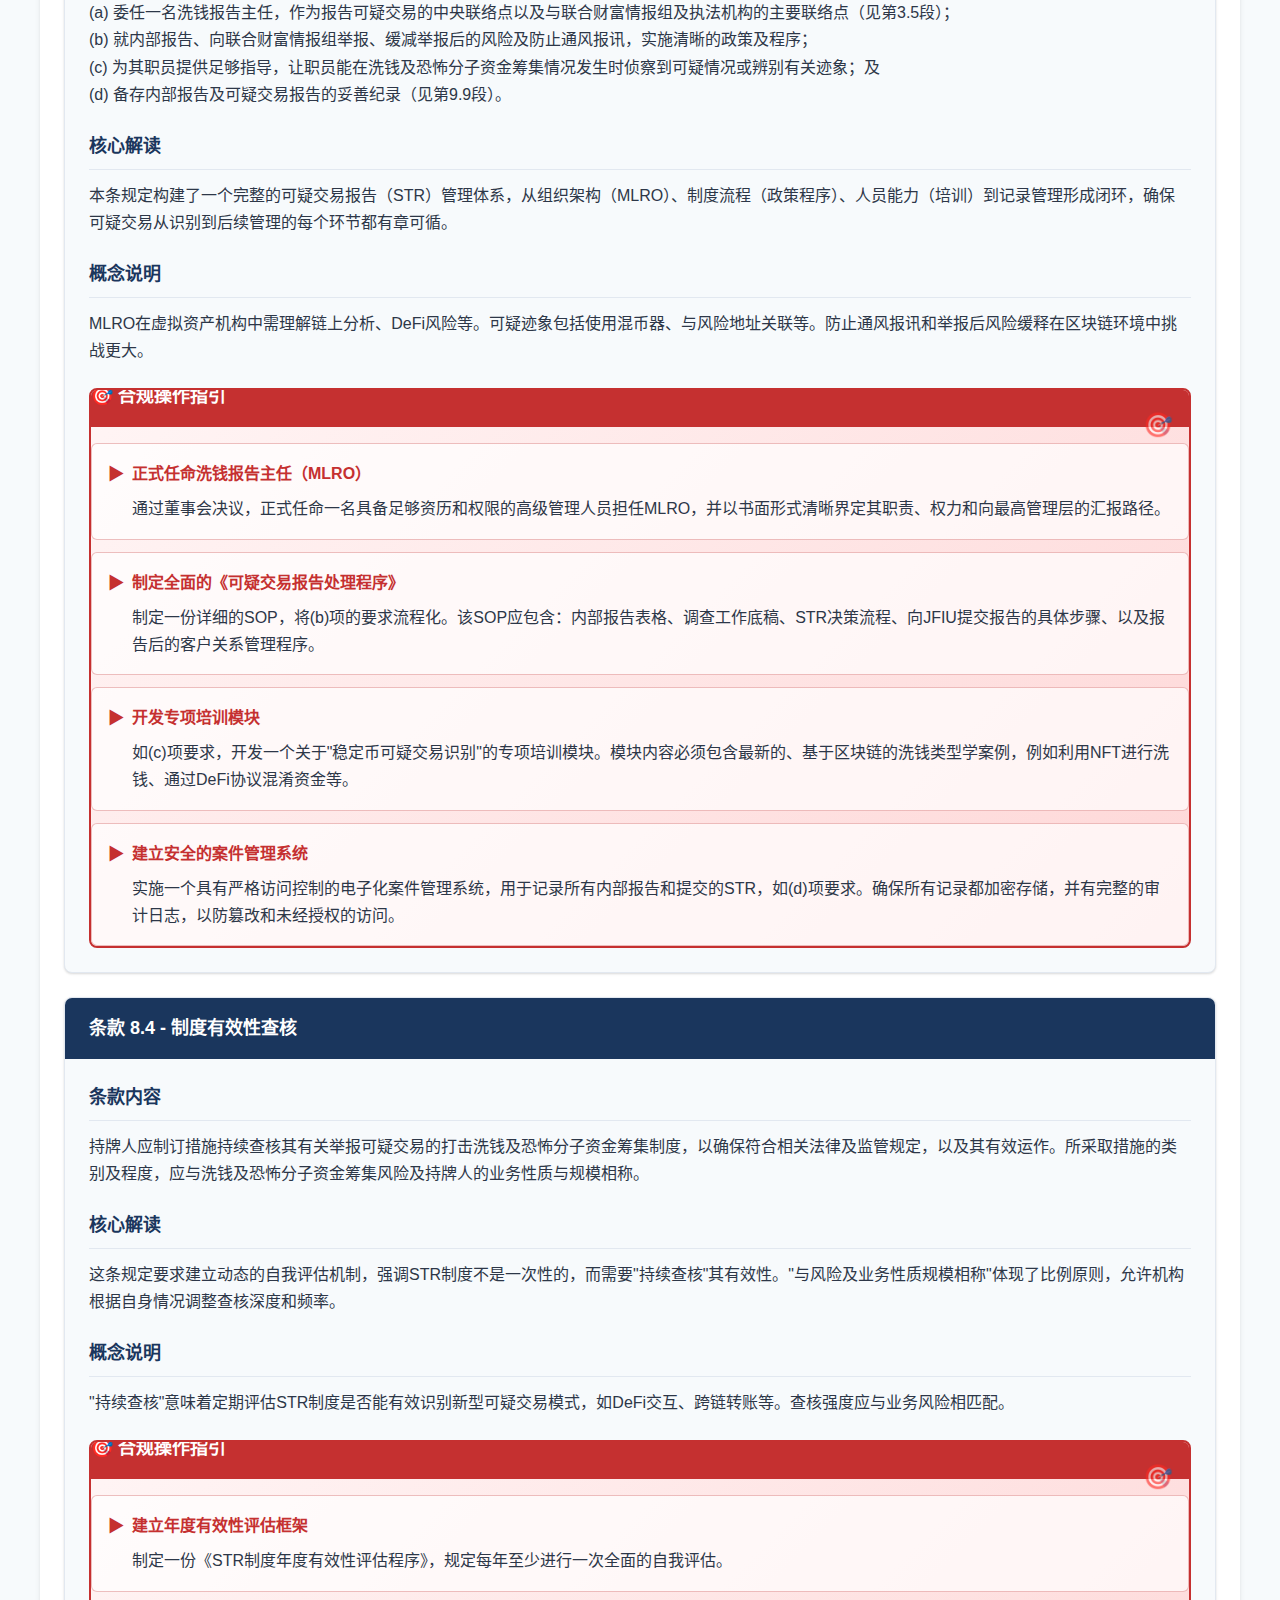
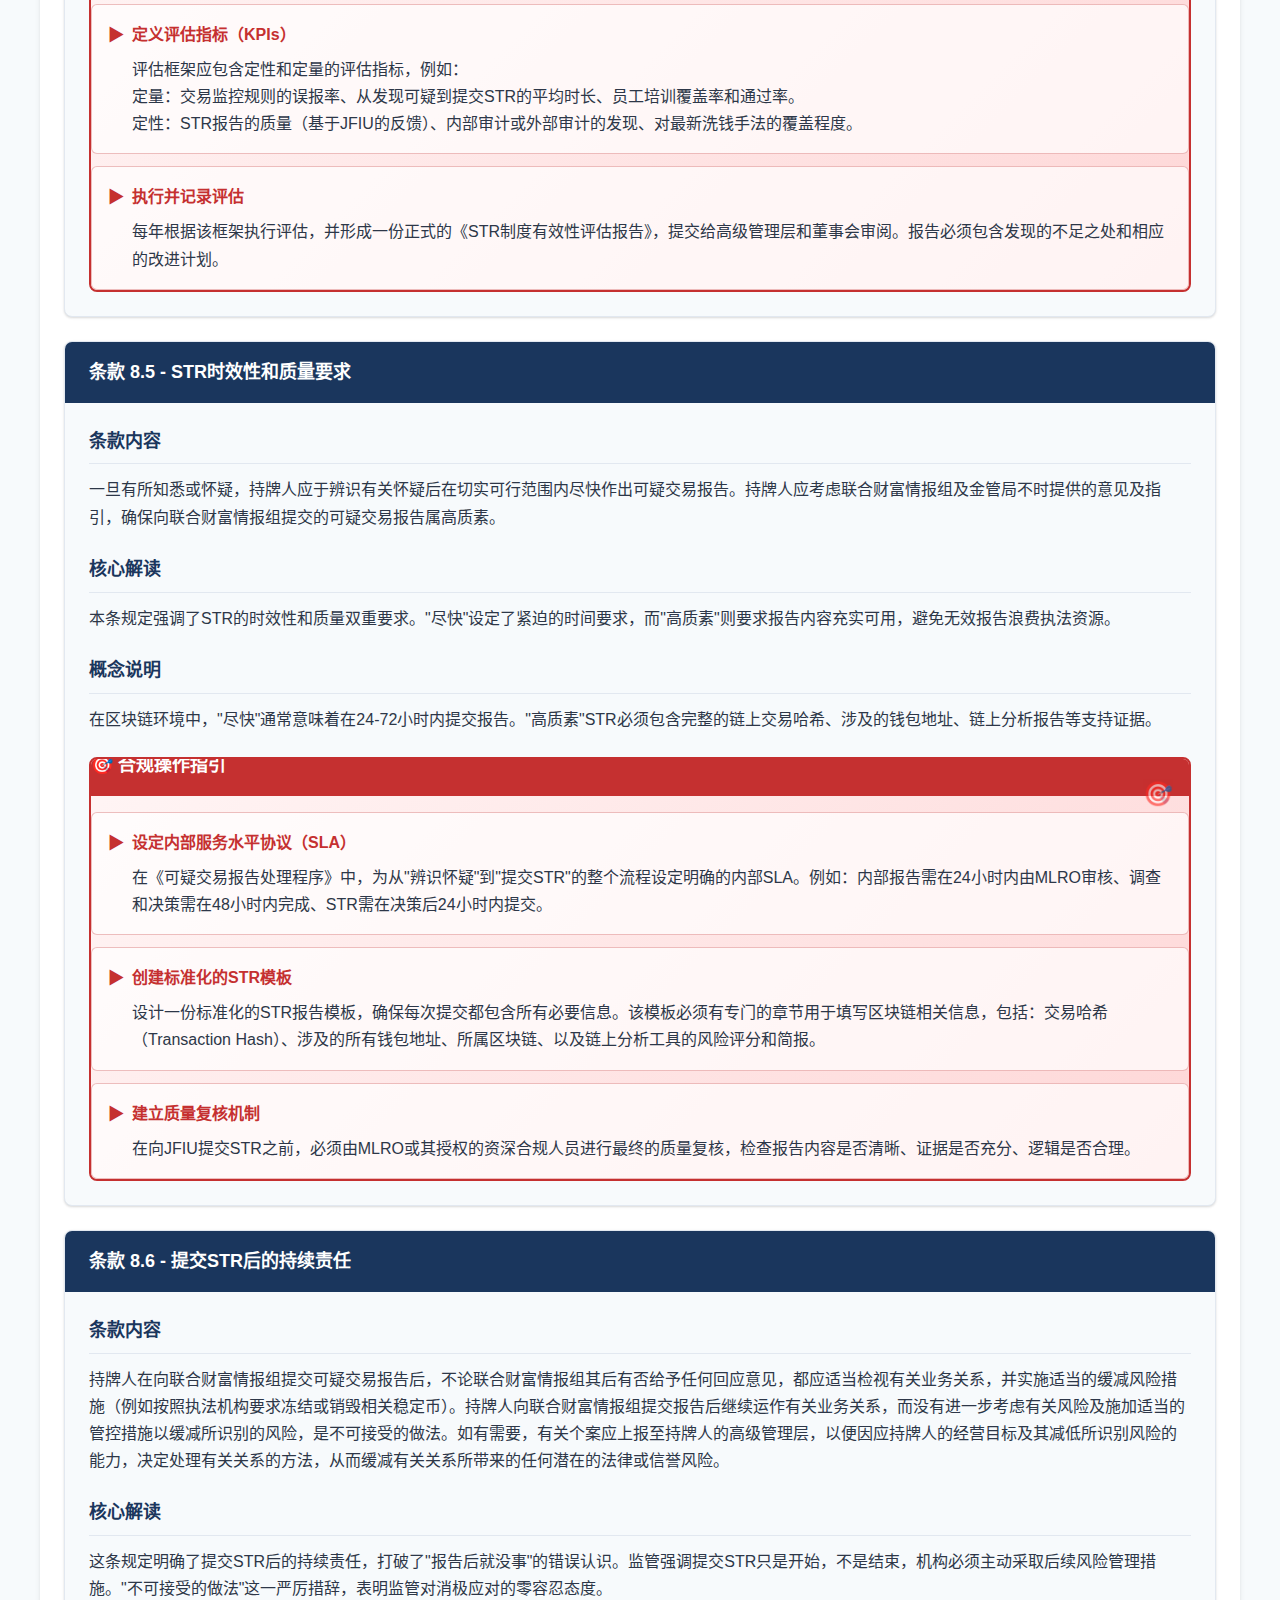
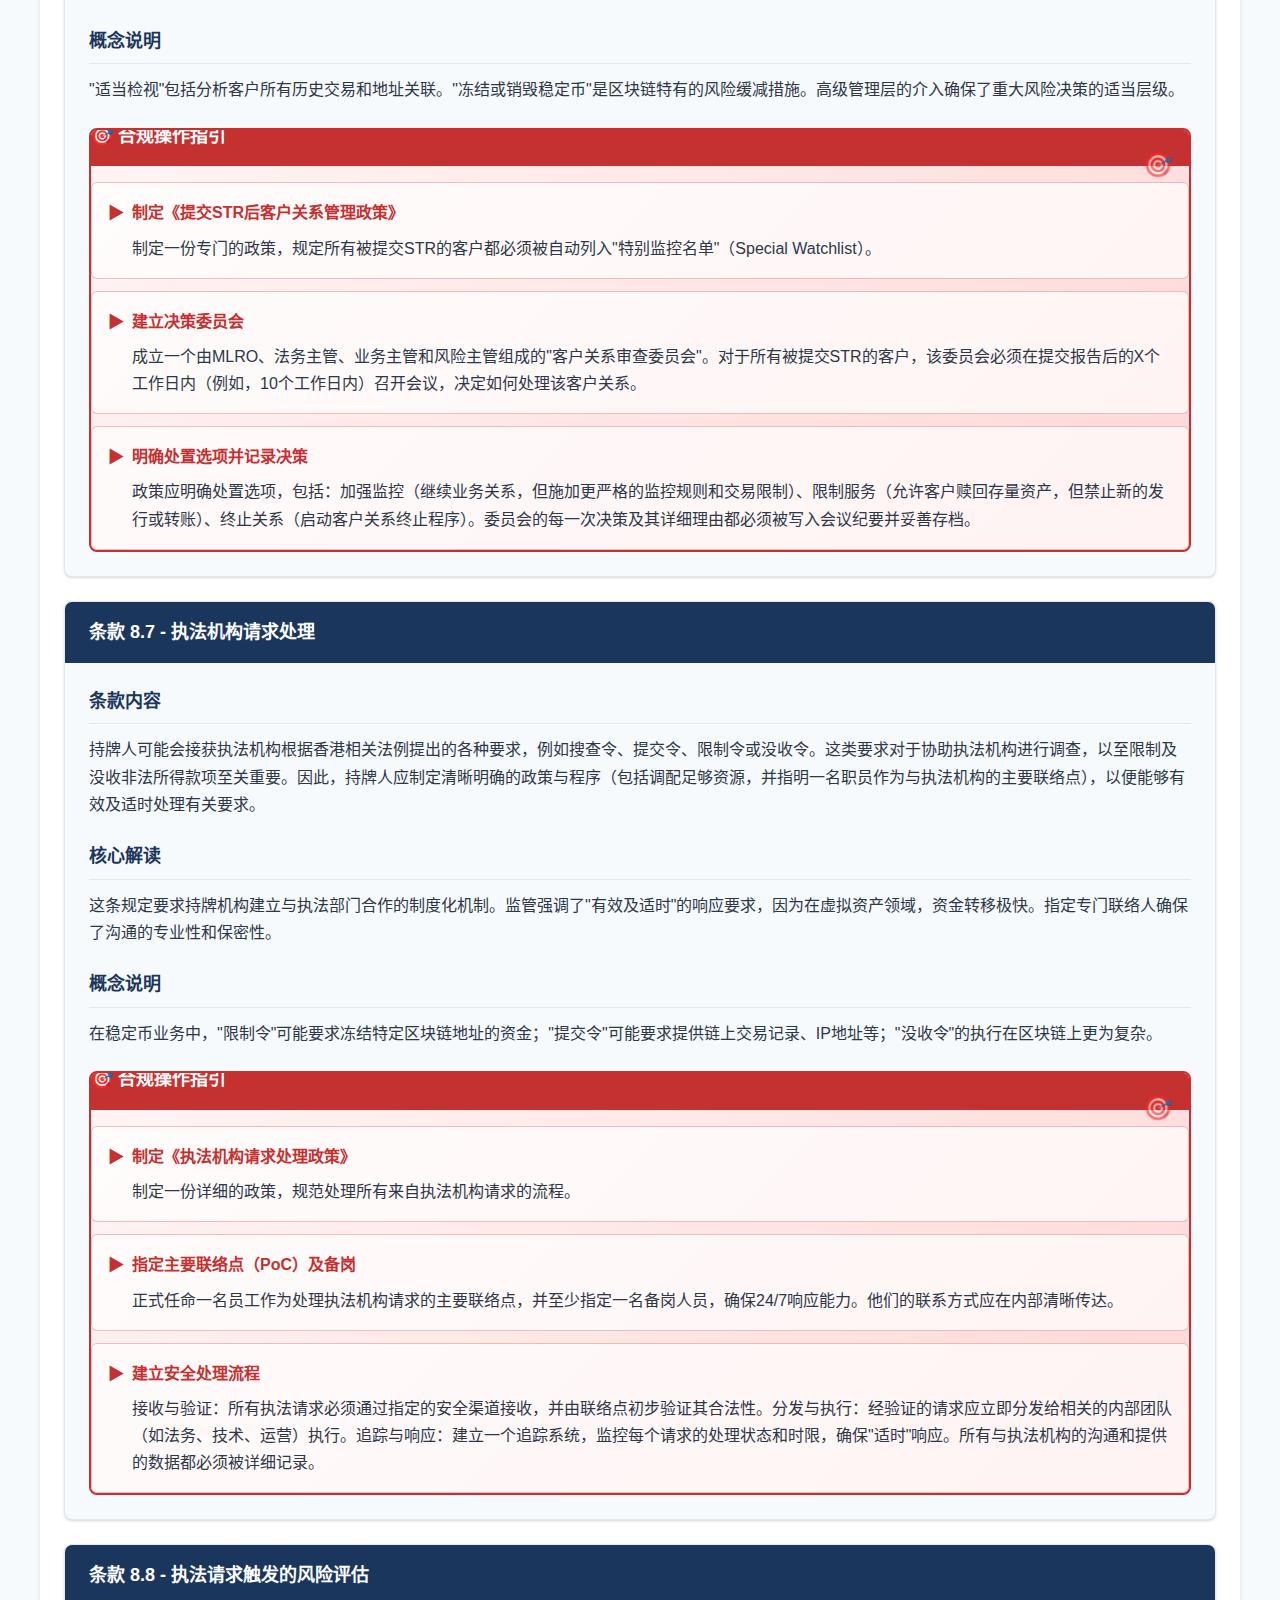
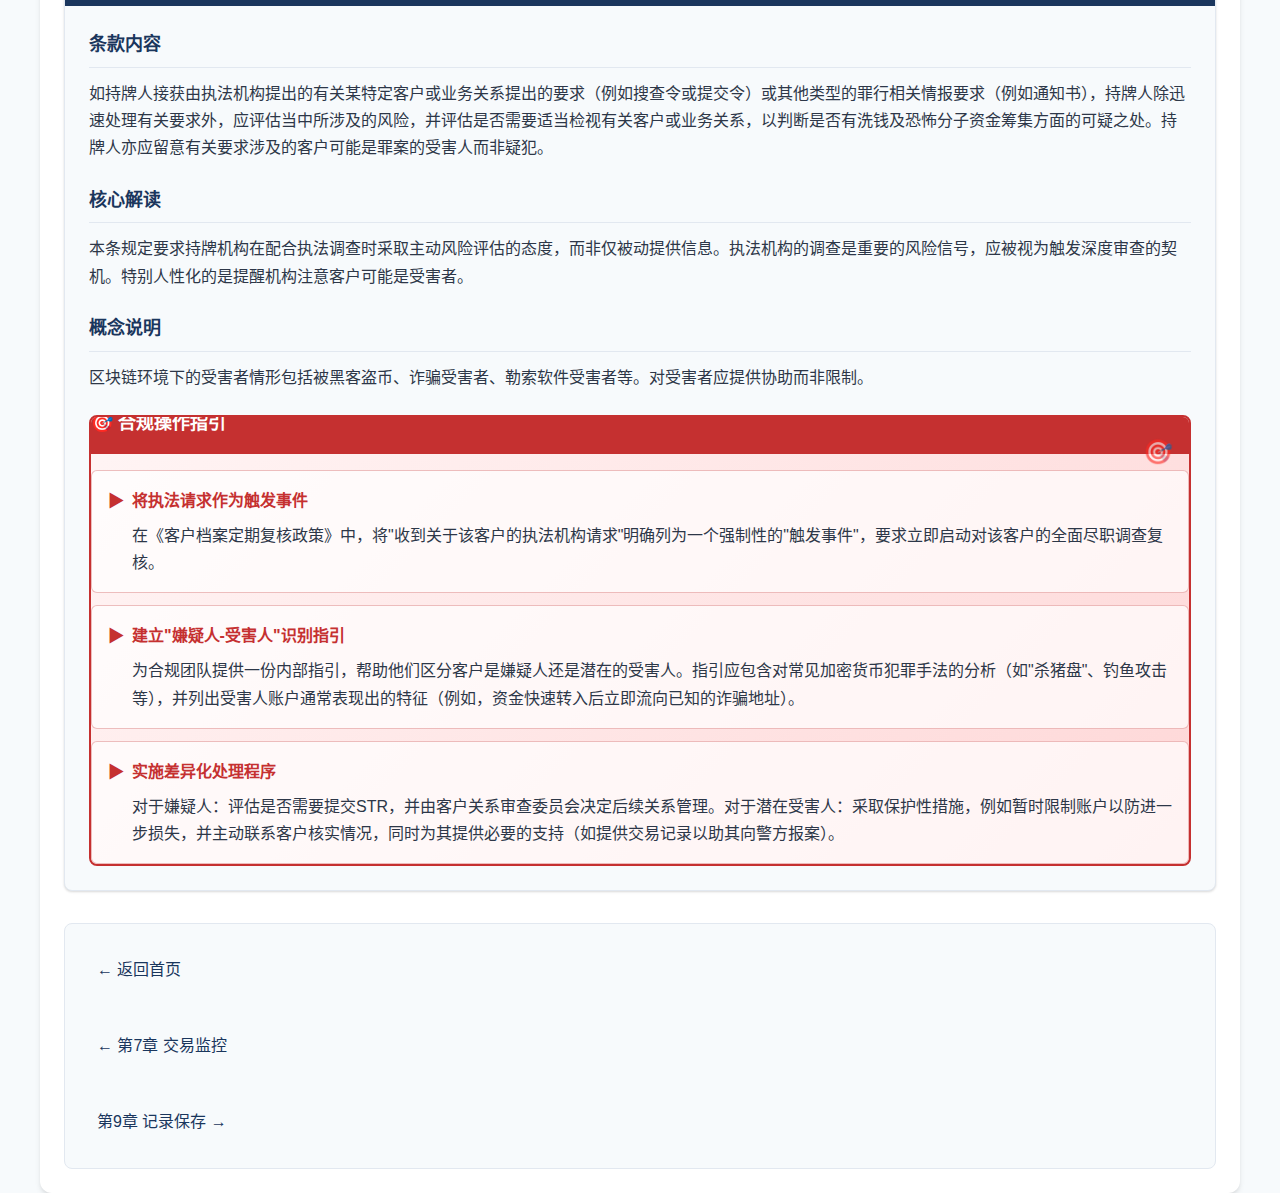
<file: chapters/chapter8.html>
<!DOCTYPE html>
<html lang="zh-CN">
<head>
    <meta charset="UTF-8">
    <meta name="viewport" content="width=device-width, initial-scale=1.0">
    <title>第8章 可疑交易举报 - 香港稳定币监管法规解读</title>
    <meta name="description" content="第8章详解可疑交易识别、举报和管理的法定义务，包括STR制度、通风报讯防范等关键条款">
    <link rel="stylesheet" href="../style.css">
</head>
<body>
    <div class="chapter-container">
        <!-- 章节头部 -->
        <header class="chapter-header">
            <h1 class="chapter-title-main">第8章 可疑交易举报</h1>
            <p class="chapter-subtitle">识别、举报和管理可疑交易的法定义务</p>
            <div class="chapter-meta">
                <span>共 8 个条款</span>
                <span>重点关注：可疑交易报告（STR）制度</span>
                <span>更新时间：2025年1月</span>
            </div>
        </header>

        <!-- 章节导航 -->
        <nav class="chapter-nav">
            <div class="nav-links">
                <a href="../index.html" class="nav-link">← 返回首页</a>
                <a href="chapter7.html" class="nav-link">← 上一章</a>
                <a href="chapter9.html" class="nav-link">下一章 →</a>
            </div>
        </nav>

        <!-- 章节简介 -->
        <section class="chapter-intro">
            <h2>章节简介</h2>
            <p>本章规定了稳定币发行人识别、举报和管理可疑交易的完整法律框架。重点阐述了可疑交易报告（STR）的法定义务、通风报讯的禁止、以及与执法机构合作的制度要求，构建了从识别可疑交易到后续风险管理的全链条合规体系。</p>
            
            <div class="chapter-highlights">
                <h3>本章要点</h3>
                <ul>
                    <li>明确可疑交易报告的强制性法律义务和刑事责任</li>
                    <li>严禁通风报讯行为，确保调查工作不受干扰</li>
                    <li>建立完整的STR管理体系和组织架构</li>
                    <li>要求持续审查制度有效性和质量控制</li>
                    <li>规定提交STR后的持续风险管理责任</li>
                    <li>建立与执法机构的协作处理机制</li>
                    <li>实施执法请求触发的客户风险评估</li>
                    <li>区分犯罪嫌疑人和受害人的差异化处理</li>
                </ul>
            </div>
        </section>

        <!-- 条款内容 -->
        <main class="articles-container">
            <!-- 条款 8.1 -->
            <article class="article-item" id="article-8-1">
                <header class="article-header">
                    条款 8.1 - 可疑交易报告的法定义务
                </header>
                <div class="article-content">
                    <div class="article-section">
                        <h3 class="section-title">条款内容</h3>
                        <div class="section-content">
                            根据《贩毒（追讨得益）条例》（第405章）及《有组织及严重罪行条例》（第455章）第25A(1)条，以及《联合国（反恐怖主义措施）条例》（第575章）第12(1)条，任何人如知道或怀疑任何财产是(a)全部或部分、直接或间接代表任何人的贩毒得益或可公诉罪行的得益；(b)曾在与贩毒或可公诉罪行有关的情况下使用；或(c)拟在与贩毒或可公诉罪行有关的情况下使用，或任何财产是恐怖分子财产，该人负有法定责任，须在合理范围内尽快向联合财富情报组提交可疑交易报告。可疑交易报告应连同所知悉或怀疑的事项的依据一并提交。根据《贩毒（追讨得益）条例》、《有组织及严重罪行条例》及《联合国（反恐怖主义措施）条例》，任何人如没有就所知悉或怀疑事项作出举报，最高可被判监禁3个月及罚款50,000元。
                        </div>
                    </div>
                    
                    <div class="article-section">
                        <h3 class="section-title">核心解读</h3>
                        <div class="section-content">
                            本条规定明确了可疑交易报告（STR）的法定义务，将三部主要法律的举报要求整合说明。这不是一般的合规建议，而是带有刑事责任的强制性法律义务。"知道或怀疑"的标准设定较低，体现了"宁可错报，不可漏报"的立法精神。
                        </div>
                    </div>
                    
                    <div class="article-section">
                        <h3 class="section-title">概念说明</h3>
                        <div class="section-content">
                            在稳定币交易中，"可疑"情形包括资金来自暗网/混币器、客户无法解释大额资金来源、交易模式显示"分层"特征、快速链上资金进出等。由于交易的即时性和不可逆性，"尽快"通常意味着在24-72小时内完成报告。
                        </div>
                    </div>
                    
                    <div class="article-section compliance-guidance">
                        <h3 class="section-title">🎯 合规操作指引</h3>
                        <div class="section-content">
                            <ul class="compliance-list">
                                <li>
                                    <div class="compliance-item-title">建立内部报告渠道</div>
                                    <div>建立一个所有员工都可以访问的、清晰且保密的内部可疑活动报告渠道（例如，一个专门的电子邮箱或内部系统表格），直达洗钱报告主任（MLRO）。</div>
                                </li>
                                <li>
                                    <div class="compliance-item-title">在员工手册中明确个人责任</div>
                                    <div>在公司的《员工行为准则》和入职培训材料中，明确写入每位员工根据香港法律负有报告可疑活动的个人法律责任，并说明不报告可能面临的刑事处罚。</div>
                                </li>
                                <li>
                                    <div class="compliance-item-title">定义"怀疑"的门槛</div>
                                    <div>在内部政策中，为员工提供具体的、与稳定币业务相关的"可疑交易指标"（Red Flags）清单，以帮助他们理解"怀疑"的门槛。清单应包括："客户钱包与已知的受制裁或暗网地址有直接或间接交互"、"客户试图用多笔小额交易规避监控阈值"等。</div>
                                </li>
                            </ul>
                        </div>
                    </div>
                </div>
            </article>

            <!-- 条款 8.2 -->
            <article class="article-item" id="article-8-2">
                <header class="article-header">
                    条款 8.2 - 通风报讯的禁止
                </header>
                <div class="article-content">
                    <div class="article-section">
                        <h3 class="section-title">条款内容</h3>
                        <div class="section-content">
                            向任何人士透露可能损害调查工作的任何资料（"通风报讯"），即属犯罪。如客户获告知被作出举报，此举会损害调查工作，并因此构成犯罪。有关通风报讯的条文涵盖已于持牌人内部提出怀疑但尚未向联合财富情报组举报的情况。持牌人应留意，妥善及真诚地向客户查询，并不构成通风报讯。然而，如持牌人有理由相信作出查询会向有关客户通风报讯，则不应作出查询。
                        </div>
                    </div>
                    
                    <div class="article-section">
                        <h3 class="section-title">核心解读</h3>
                        <div class="section-content">
                            此条款明确了"通风报讯"（Tipping Off）罪行的范围和边界。监管特别强调，即使是内部怀疑尚未正式上报的情况，也受到通风报讯禁令的约束。关键在于区分"妥善查询"（合规所需）与"通风报讯"（刑事罪行）的界限。
                        </div>
                    </div>
                    
                    <div class="article-section">
                        <h3 class="section-title">概念说明</h3>
                        <div class="section-content">
                            在稳定币业务中，告知客户其交易被标记为可疑、其钱包地址被监控、或账户因可疑活动被限制，都可能构成通风报讯。妥善查询和通风报讯的区别在于查询的目的和方式。
                        </div>
                    </div>
                    
                    <div class="article-section compliance-guidance">
                        <h3 class="section-title">🎯 合规操作指引</h3>
                        <div class="section-content">
                            <ul class="compliance-list">
                                <li>
                                    <div class="compliance-item-title">制定《禁止通风报讯政策》</div>
                                    <div>制定一份独立的、严格的内部政策，明确禁止任何形式的通风报讯行为，并说明其法律后果。</div>
                                </li>
                                <li>
                                    <div class="compliance-item-title">提供标准化的沟通脚本</div>
                                    <div>为所有面向客户的员工（尤其是客服和业务部门）提供一套标准化的沟通脚本，用于处理客户关于账户限制或交易延迟的询问。脚本应使用中性、模糊的措辞，例如"交易正在进行例行安全检查，请您耐心等待"，严禁透露任何与"怀疑"或"报告"相关的信息。</div>
                                </li>
                                <li>
                                    <div class="compliance-item-title">建立"静默"调查机制</div>
                                    <div>规定一旦某个客户或交易进入可疑调查阶段，所有与该客户的非必要沟通都必须暂停。任何必要的沟通都必须事先获得洗钱报告主任（MLRO）的批准。</div>
                                </li>
                            </ul>
                        </div>
                    </div>
                </div>
            </article>

            <!-- 条款 8.3 -->
            <article class="article-item" id="article-8-3">
                <header class="article-header">
                    条款 8.3 - STR管理体系要求
                </header>
                <div class="article-content">
                    <div class="article-section">
                        <h3 class="section-title">条款内容</h3>
                        <div class="section-content">
                            持牌人应实施适当的打击洗钱及恐怖分子资金筹集制度，以履行其法定举报责任，并妥善管理和缓减与涉及可疑交易报告的任何客户或交易相关的风险。打击洗钱及恐怖分子资金筹集制度应包括：<br>
                            (a) 委任一名洗钱报告主任，作为报告可疑交易的中央联络点以及与联合财富情报组及执法机构的主要联络点（见第3.5段）；<br>
                            (b) 就内部报告、向联合财富情报组举报、缓减举报后的风险及防止通风报讯，实施清晰的政策及程序；<br>
                            (c) 为其职员提供足够指导，让职员能在洗钱及恐怖分子资金筹集情况发生时侦察到可疑情况或辨别有关迹象；及<br>
                            (d) 备存内部报告及可疑交易报告的妥善纪录（见第9.9段）。
                        </div>
                    </div>
                    
                    <div class="article-section">
                        <h3 class="section-title">核心解读</h3>
                        <div class="section-content">
                            本条规定构建了一个完整的可疑交易报告（STR）管理体系，从组织架构（MLRO）、制度流程（政策程序）、人员能力（培训）到记录管理形成闭环，确保可疑交易从识别到后续管理的每个环节都有章可循。
                        </div>
                    </div>
                    
                    <div class="article-section">
                        <h3 class="section-title">概念说明</h3>
                        <div class="section-content">
                            MLRO在虚拟资产机构中需理解链上分析、DeFi风险等。可疑迹象包括使用混币器、与风险地址关联等。防止通风报讯和举报后风险缓释在区块链环境中挑战更大。
                        </div>
                    </div>
                    
                    <div class="article-section compliance-guidance">
                        <h3 class="section-title">🎯 合规操作指引</h3>
                        <div class="section-content">
                            <ul class="compliance-list">
                                <li>
                                    <div class="compliance-item-title">正式任命洗钱报告主任（MLRO）</div>
                                    <div>通过董事会决议，正式任命一名具备足够资历和权限的高级管理人员担任MLRO，并以书面形式清晰界定其职责、权力和向最高管理层的汇报路径。</div>
                                </li>
                                <li>
                                    <div class="compliance-item-title">制定全面的《可疑交易报告处理程序》</div>
                                    <div>制定一份详细的SOP，将(b)项的要求流程化。该SOP应包含：内部报告表格、调查工作底稿、STR决策流程、向JFIU提交报告的具体步骤、以及报告后的客户关系管理程序。</div>
                                </li>
                                <li>
                                    <div class="compliance-item-title">开发专项培训模块</div>
                                    <div>如(c)项要求，开发一个关于"稳定币可疑交易识别"的专项培训模块。模块内容必须包含最新的、基于区块链的洗钱类型学案例，例如利用NFT进行洗钱、通过DeFi协议混淆资金等。</div>
                                </li>
                                <li>
                                    <div class="compliance-item-title">建立安全的案件管理系统</div>
                                    <div>实施一个具有严格访问控制的电子化案件管理系统，用于记录所有内部报告和提交的STR，如(d)项要求。确保所有记录都加密存储，并有完整的审计日志，以防篡改和未经授权的访问。</div>
                                </li>
                            </ul>
                        </div>
                    </div>
                </div>
            </article>

            <!-- 条款 8.4 -->
            <article class="article-item" id="article-8-4">
                <header class="article-header">
                    条款 8.4 - 制度有效性查核
                </header>
                <div class="article-content">
                    <div class="article-section">
                        <h3 class="section-title">条款内容</h3>
                        <div class="section-content">
                            持牌人应制订措施持续查核其有关举报可疑交易的打击洗钱及恐怖分子资金筹集制度，以确保符合相关法律及监管规定，以及其有效运作。所采取措施的类别及程度，应与洗钱及恐怖分子资金筹集风险及持牌人的业务性质与规模相称。
                        </div>
                    </div>
                    
                    <div class="article-section">
                        <h3 class="section-title">核心解读</h3>
                        <div class="section-content">
                            这条规定要求建立动态的自我评估机制，强调STR制度不是一次性的，而需要"持续查核"其有效性。"与风险及业务性质规模相称"体现了比例原则，允许机构根据自身情况调整查核深度和频率。
                        </div>
                    </div>
                    
                    <div class="article-section">
                        <h3 class="section-title">概念说明</h3>
                        <div class="section-content">
                            "持续查核"意味着定期评估STR制度是否能有效识别新型可疑交易模式，如DeFi交互、跨链转账等。查核强度应与业务风险相匹配。
                        </div>
                    </div>
                    
                    <div class="article-section compliance-guidance">
                        <h3 class="section-title">🎯 合规操作指引</h3>
                        <div class="section-content">
                            <ul class="compliance-list">
                                <li>
                                    <div class="compliance-item-title">建立年度有效性评估框架</div>
                                    <div>制定一份《STR制度年度有效性评估程序》，规定每年至少进行一次全面的自我评估。</div>
                                </li>
                                <li>
                                    <div class="compliance-item-title">定义评估指标（KPIs）</div>
                                    <div>评估框架应包含定性和定量的评估指标，例如：<br>定量：交易监控规则的误报率、从发现可疑到提交STR的平均时长、员工培训覆盖率和通过率。<br>定性：STR报告的质量（基于JFIU的反馈）、内部审计或外部审计的发现、对最新洗钱手法的覆盖程度。</div>
                                </li>
                                <li>
                                    <div class="compliance-item-title">执行并记录评估</div>
                                    <div>每年根据该框架执行评估，并形成一份正式的《STR制度有效性评估报告》，提交给高级管理层和董事会审阅。报告必须包含发现的不足之处和相应的改进计划。</div>
                                </li>
                            </ul>
                        </div>
                    </div>
                </div>
            </article>

            <!-- 条款 8.5 -->
            <article class="article-item" id="article-8-5">
                <header class="article-header">
                    条款 8.5 - STR时效性和质量要求
                </header>
                <div class="article-content">
                    <div class="article-section">
                        <h3 class="section-title">条款内容</h3>
                        <div class="section-content">
                            一旦有所知悉或怀疑，持牌人应于辨识有关怀疑后在切实可行范围内尽快作出可疑交易报告。持牌人应考虑联合财富情报组及金管局不时提供的意见及指引，确保向联合财富情报组提交的可疑交易报告属高质素。
                        </div>
                    </div>
                    
                    <div class="article-section">
                        <h3 class="section-title">核心解读</h3>
                        <div class="section-content">
                            本条规定强调了STR的时效性和质量双重要求。"尽快"设定了紧迫的时间要求，而"高质素"则要求报告内容充实可用，避免无效报告浪费执法资源。
                        </div>
                    </div>
                    
                    <div class="article-section">
                        <h3 class="section-title">概念说明</h3>
                        <div class="section-content">
                            在区块链环境中，"尽快"通常意味着在24-72小时内提交报告。"高质素"STR必须包含完整的链上交易哈希、涉及的钱包地址、链上分析报告等支持证据。
                        </div>
                    </div>
                    
                    <div class="article-section compliance-guidance">
                        <h3 class="section-title">🎯 合规操作指引</h3>
                        <div class="section-content">
                            <ul class="compliance-list">
                                <li>
                                    <div class="compliance-item-title">设定内部服务水平协议（SLA）</div>
                                    <div>在《可疑交易报告处理程序》中，为从"辨识怀疑"到"提交STR"的整个流程设定明确的内部SLA。例如：内部报告需在24小时内由MLRO审核、调查和决策需在48小时内完成、STR需在决策后24小时内提交。</div>
                                </li>
                                <li>
                                    <div class="compliance-item-title">创建标准化的STR模板</div>
                                    <div>设计一份标准化的STR报告模板，确保每次提交都包含所有必要信息。该模板必须有专门的章节用于填写区块链相关信息，包括：交易哈希（Transaction Hash）、涉及的所有钱包地址、所属区块链、以及链上分析工具的风险评分和简报。</div>
                                </li>
                                <li>
                                    <div class="compliance-item-title">建立质量复核机制</div>
                                    <div>在向JFIU提交STR之前，必须由MLRO或其授权的资深合规人员进行最终的质量复核，检查报告内容是否清晰、证据是否充分、逻辑是否合理。</div>
                                </li>
                            </ul>
                        </div>
                    </div>
                </div>
            </article>

            <!-- 条款 8.6 -->
            <article class="article-item" id="article-8-6">
                <header class="article-header">
                    条款 8.6 - 提交STR后的持续责任
                </header>
                <div class="article-content">
                    <div class="article-section">
                        <h3 class="section-title">条款内容</h3>
                        <div class="section-content">
                            持牌人在向联合财富情报组提交可疑交易报告后，不论联合财富情报组其后有否给予任何回应意见，都应适当检视有关业务关系，并实施适当的缓减风险措施（例如按照执法机构要求冻结或销毁相关稳定币）。持牌人向联合财富情报组提交报告后继续运作有关业务关系，而没有进一步考虑有关风险及施加适当的管控措施以缓减所识别的风险，是不可接受的做法。如有需要，有关个案应上报至持牌人的高级管理层，以便因应持牌人的经营目标及其减低所识别风险的能力，决定处理有关关系的方法，从而缓减有关关系所带来的任何潜在的法律或信誉风险。
                        </div>
                    </div>
                    
                    <div class="article-section">
                        <h3 class="section-title">核心解读</h3>
                        <div class="section-content">
                            这条规定明确了提交STR后的持续责任，打破了"报告后就没事"的错误认识。监管强调提交STR只是开始，不是结束，机构必须主动采取后续风险管理措施。"不可接受的做法"这一严厉措辞，表明监管对消极应对的零容忍态度。
                        </div>
                    </div>
                    
                    <div class="article-section">
                        <h3 class="section-title">概念说明</h3>
                        <div class="section-content">
                            "适当检视"包括分析客户所有历史交易和地址关联。"冻结或销毁稳定币"是区块链特有的风险缓减措施。高级管理层的介入确保了重大风险决策的适当层级。
                        </div>
                    </div>
                    
                    <div class="article-section compliance-guidance">
                        <h3 class="section-title">🎯 合规操作指引</h3>
                        <div class="section-content">
                            <ul class="compliance-list">
                                <li>
                                    <div class="compliance-item-title">制定《提交STR后客户关系管理政策》</div>
                                    <div>制定一份专门的政策，规定所有被提交STR的客户都必须被自动列入"特别监控名单"（Special Watchlist）。</div>
                                </li>
                                <li>
                                    <div class="compliance-item-title">建立决策委员会</div>
                                    <div>成立一个由MLRO、法务主管、业务主管和风险主管组成的"客户关系审查委员会"。对于所有被提交STR的客户，该委员会必须在提交报告后的X个工作日内（例如，10个工作日内）召开会议，决定如何处理该客户关系。</div>
                                </li>
                                <li>
                                    <div class="compliance-item-title">明确处置选项并记录决策</div>
                                    <div>政策应明确处置选项，包括：加强监控（继续业务关系，但施加更严格的监控规则和交易限制）、限制服务（允许客户赎回存量资产，但禁止新的发行或转账）、终止关系（启动客户关系终止程序）。委员会的每一次决策及其详细理由都必须被写入会议纪要并妥善存档。</div>
                                </li>
                            </ul>
                        </div>
                    </div>
                </div>
            </article>

            <!-- 条款 8.7 -->
            <article class="article-item" id="article-8-7">
                <header class="article-header">
                    条款 8.7 - 执法机构请求处理
                </header>
                <div class="article-content">
                    <div class="article-section">
                        <h3 class="section-title">条款内容</h3>
                        <div class="section-content">
                            持牌人可能会接获执法机构根据香港相关法例提出的各种要求，例如搜查令、提交令、限制令或没收令。这类要求对于协助执法机构进行调查，以至限制及没收非法所得款项至关重要。因此，持牌人应制定清晰明确的政策与程序（包括调配足够资源，并指明一名职员作为与执法机构的主要联络点），以便能够有效及适时处理有关要求。
                        </div>
                    </div>
                    
                    <div class="article-section">
                        <h3 class="section-title">核心解读</h3>
                        <div class="section-content">
                            这条规定要求持牌机构建立与执法部门合作的制度化机制。监管强调了"有效及适时"的响应要求，因为在虚拟资产领域，资金转移极快。指定专门联络人确保了沟通的专业性和保密性。
                        </div>
                    </div>
                    
                    <div class="article-section">
                        <h3 class="section-title">概念说明</h3>
                        <div class="section-content">
                            在稳定币业务中，"限制令"可能要求冻结特定区块链地址的资金；"提交令"可能要求提供链上交易记录、IP地址等；"没收令"的执行在区块链上更为复杂。
                        </div>
                    </div>
                    
                    <div class="article-section compliance-guidance">
                        <h3 class="section-title">🎯 合规操作指引</h3>
                        <div class="section-content">
                            <ul class="compliance-list">
                                <li>
                                    <div class="compliance-item-title">制定《执法机构请求处理政策》</div>
                                    <div>制定一份详细的政策，规范处理所有来自执法机构请求的流程。</div>
                                </li>
                                <li>
                                    <div class="compliance-item-title">指定主要联络点（PoC）及备岗</div>
                                    <div>正式任命一名员工作为处理执法机构请求的主要联络点，并至少指定一名备岗人员，确保24/7响应能力。他们的联系方式应在内部清晰传达。</div>
                                </li>
                                <li>
                                    <div class="compliance-item-title">建立安全处理流程</div>
                                    <div>接收与验证：所有执法请求必须通过指定的安全渠道接收，并由联络点初步验证其合法性。分发与执行：经验证的请求应立即分发给相关的内部团队（如法务、技术、运营）执行。追踪与响应：建立一个追踪系统，监控每个请求的处理状态和时限，确保"适时"响应。所有与执法机构的沟通和提供的数据都必须被详细记录。</div>
                                </li>
                            </ul>
                        </div>
                    </div>
                </div>
            </article>

            <!-- 条款 8.8 -->
            <article class="article-item" id="article-8-8">
                <header class="article-header">
                    条款 8.8 - 执法请求触发的风险评估
                </header>
                <div class="article-content">
                    <div class="article-section">
                        <h3 class="section-title">条款内容</h3>
                        <div class="section-content">
                            如持牌人接获由执法机构提出的有关某特定客户或业务关系提出的要求（例如搜查令或提交令）或其他类型的罪行相关情报要求（例如通知书），持牌人除迅速处理有关要求外，应评估当中所涉及的风险，并评估是否需要适当检视有关客户或业务关系，以判断是否有洗钱及恐怖分子资金筹集方面的可疑之处。持牌人亦应留意有关要求涉及的客户可能是罪案的受害人而非疑犯。
                        </div>
                    </div>
                    
                    <div class="article-section">
                        <h3 class="section-title">核心解读</h3>
                        <div class="section-content">
                            本条规定要求持牌机构在配合执法调查时采取主动风险评估的态度，而非仅被动提供信息。执法机构的调查是重要的风险信号，应被视为触发深度审查的契机。特别人性化的是提醒机构注意客户可能是受害者。
                        </div>
                    </div>
                    
                    <div class="article-section">
                        <h3 class="section-title">概念说明</h3>
                        <div class="section-content">
                            区块链环境下的受害者情形包括被黑客盗币、诈骗受害者、勒索软件受害者等。对受害者应提供协助而非限制。
                        </div>
                    </div>
                    
                    <div class="article-section compliance-guidance">
                        <h3 class="section-title">🎯 合规操作指引</h3>
                        <div class="section-content">
                            <ul class="compliance-list">
                                <li>
                                    <div class="compliance-item-title">将执法请求作为触发事件</div>
                                    <div>在《客户档案定期复核政策》中，将"收到关于该客户的执法机构请求"明确列为一个强制性的"触发事件"，要求立即启动对该客户的全面尽职调查复核。</div>
                                </li>
                                <li>
                                    <div class="compliance-item-title">建立"嫌疑人-受害人"识别指引</div>
                                    <div>为合规团队提供一份内部指引，帮助他们区分客户是嫌疑人还是潜在的受害人。指引应包含对常见加密货币犯罪手法的分析（如"杀猪盘"、钓鱼攻击等），并列出受害人账户通常表现出的特征（例如，资金快速转入后立即流向已知的诈骗地址）。</div>
                                </li>
                                <li>
                                    <div class="compliance-item-title">实施差异化处理程序</div>
                                    <div>对于嫌疑人：评估是否需要提交STR，并由客户关系审查委员会决定后续关系管理。对于潜在受害人：采取保护性措施，例如暂时限制账户以防进一步损失，并主动联系客户核实情况，同时为其提供必要的支持（如提供交易记录以助其向警方报案）。</div>
                                </li>
                            </ul>
                        </div>
                    </div>
                </div>
            </article>
        </main>

        <!-- 章节导航 -->
        <nav class="chapter-nav chapter-nav-bottom">
            <div class="nav-links">
                <a href="../index.html" class="nav-link">← 返回首页</a>
                <a href="chapter7.html" class="nav-link">← 第7章 交易监控</a>
                <a href="chapter9.html" class="nav-link">第9章 记录保存 →</a>
            </div>
        </nav>

        <!-- 章节目录 -->
        <aside class="chapter-toc">
            <h3>本章目录</h3>
            <ul>
                <li><a href="#article-8-1">条款 8.1 - 可疑交易报告的法定义务</a></li>
                <li><a href="#article-8-2">条款 8.2 - 通风报讯的禁止</a></li>
                <li><a href="#article-8-3">条款 8.3 - STR管理体系要求</a></li>
                <li><a href="#article-8-4">条款 8.4 - 制度有效性查核</a></li>
                <li><a href="#article-8-5">条款 8.5 - STR时效性和质量要求</a></li>
                <li><a href="#article-8-6">条款 8.6 - 提交STR后的持续责任</a></li>
                <li><a href="#article-8-7">条款 8.7 - 执法机构请求处理</a></li>
                <li><a href="#article-8-8">条款 8.8 - 执法请求触发的风险评估</a></li>
            </ul>
        </aside>
    </div>

    <!-- 回到顶部按钮 -->
    <button id="backToTop" class="back-to-top" onclick="scrollToTop()" title="回到顶部">
        <span>↑</span>
    </button>

    <!-- JavaScript -->
    <script>
        // 回到顶部功能
        function scrollToTop() {
            window.scrollTo({
                top: 0,
                behavior: 'smooth'
            });
        }

        // 显示/隐藏回到顶部按钮
        window.addEventListener('scroll', function() {
            const backToTopBtn = document.getElementById('backToTop');
            if (window.pageYOffset > 300) {
                backToTopBtn.classList.add('visible');
            } else {
                backToTopBtn.classList.remove('visible');
            }
        });

        // 平滑滚动到锚点
        document.querySelectorAll('a[href^="#"]').forEach(anchor => {
            anchor.addEventListener('click', function (e) {
                e.preventDefault();
                const target = document.querySelector(this.getAttribute('href'));
                if (target) {
                    target.scrollIntoView({
                        behavior: 'smooth',
                        block: 'start'
                    });
                }
            });
        });
    </script>
</body>
</html>
</file>
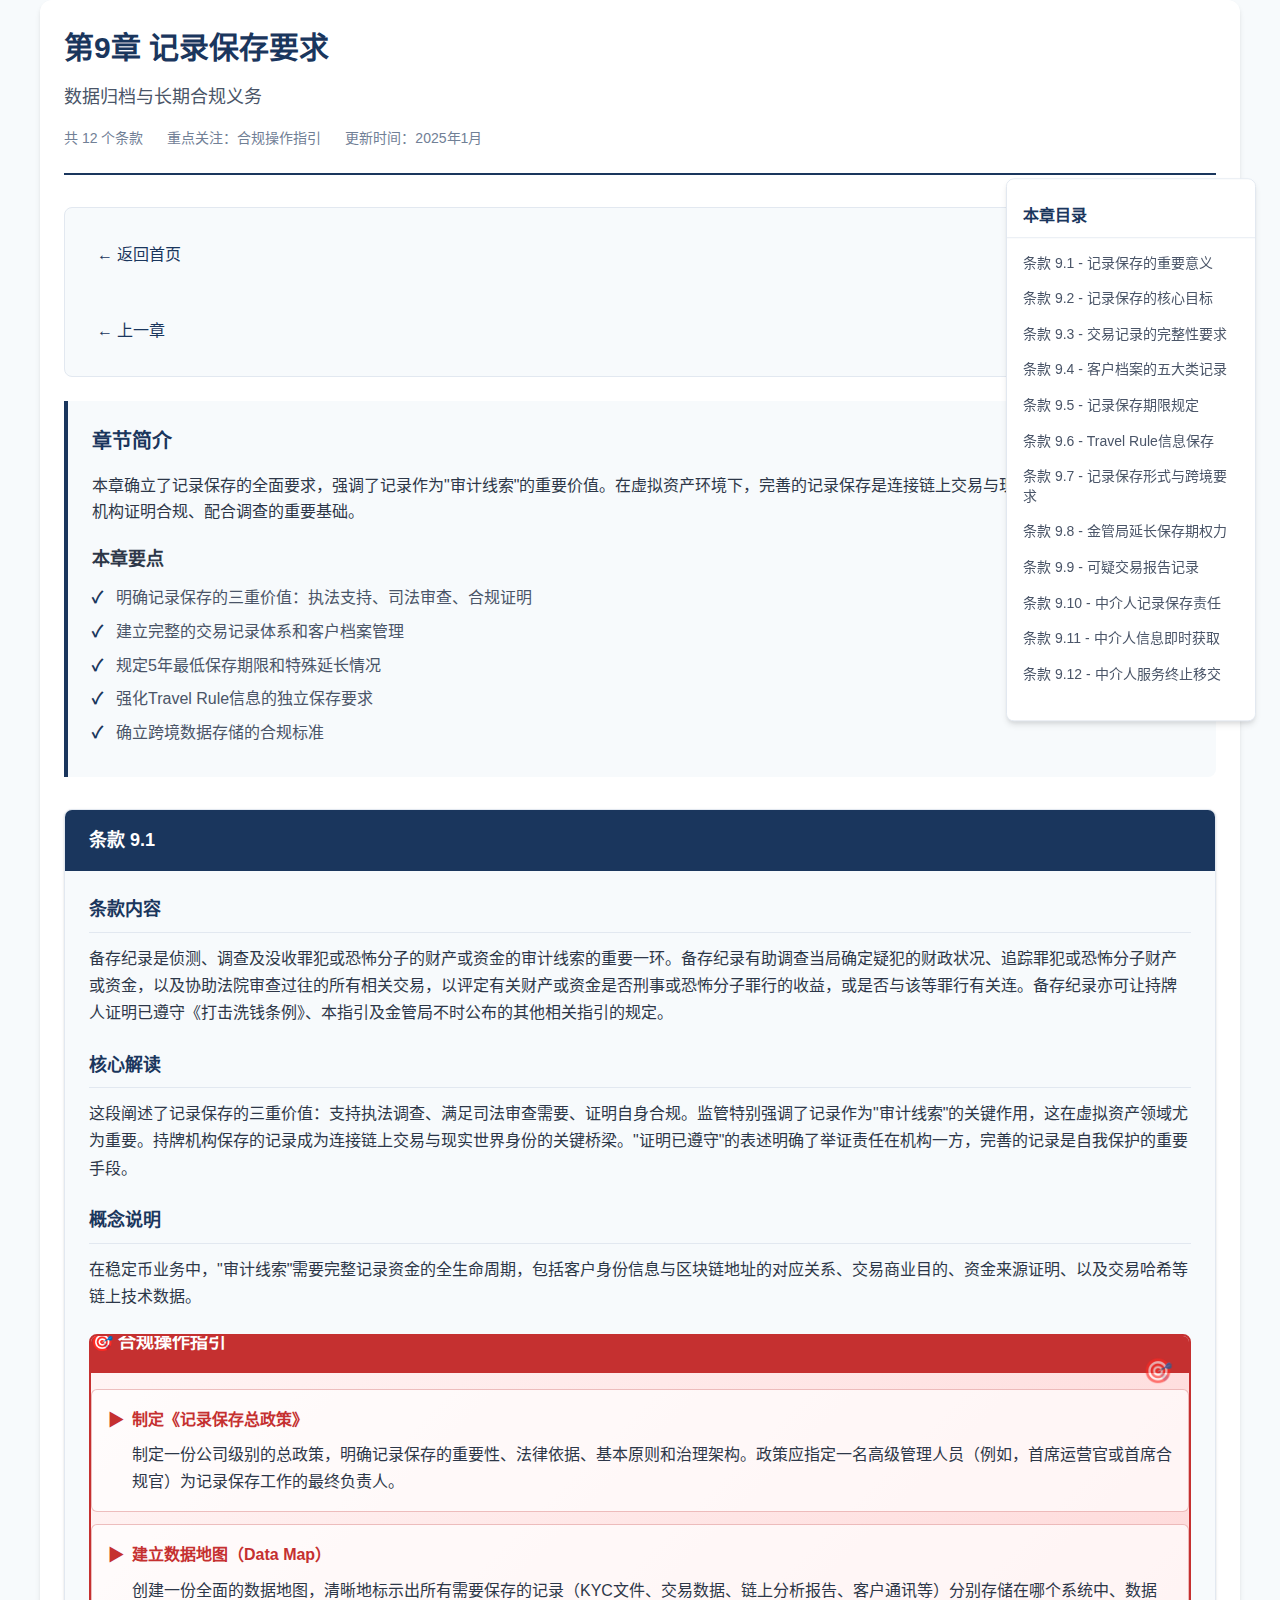
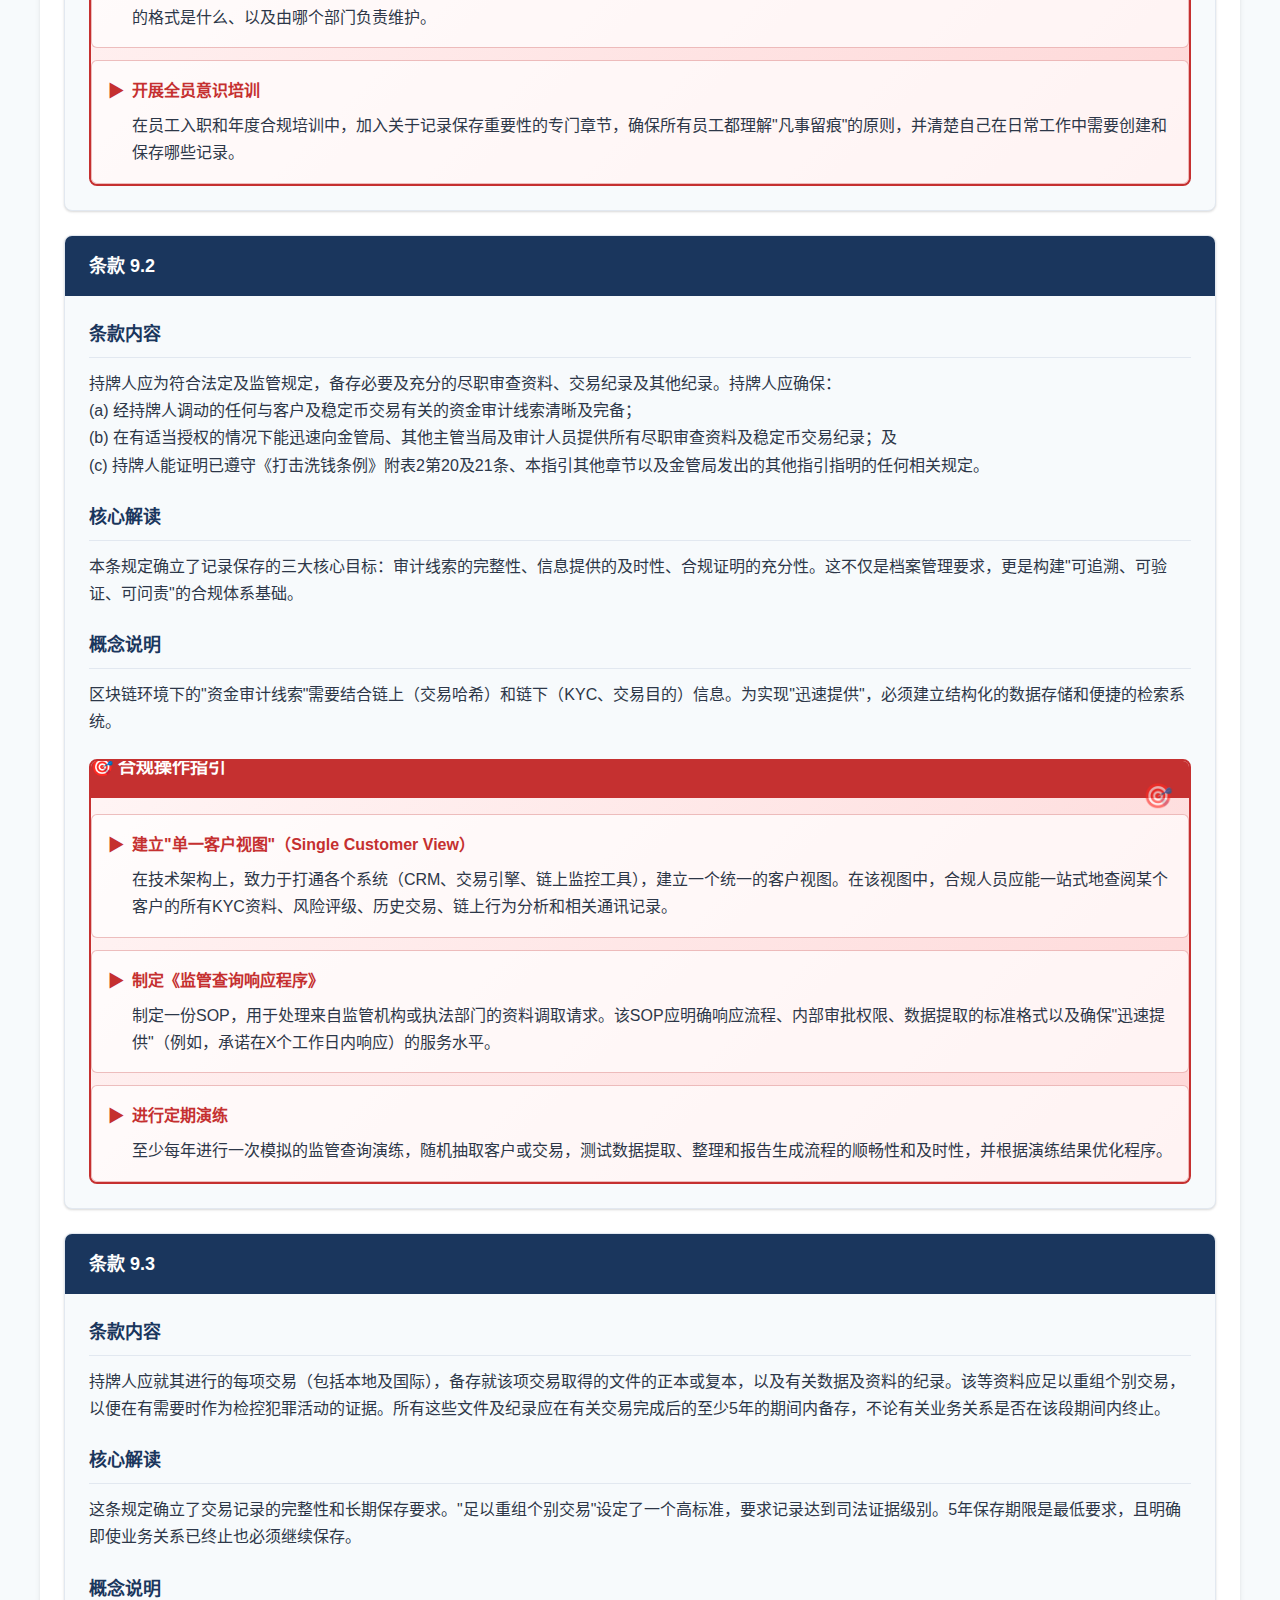
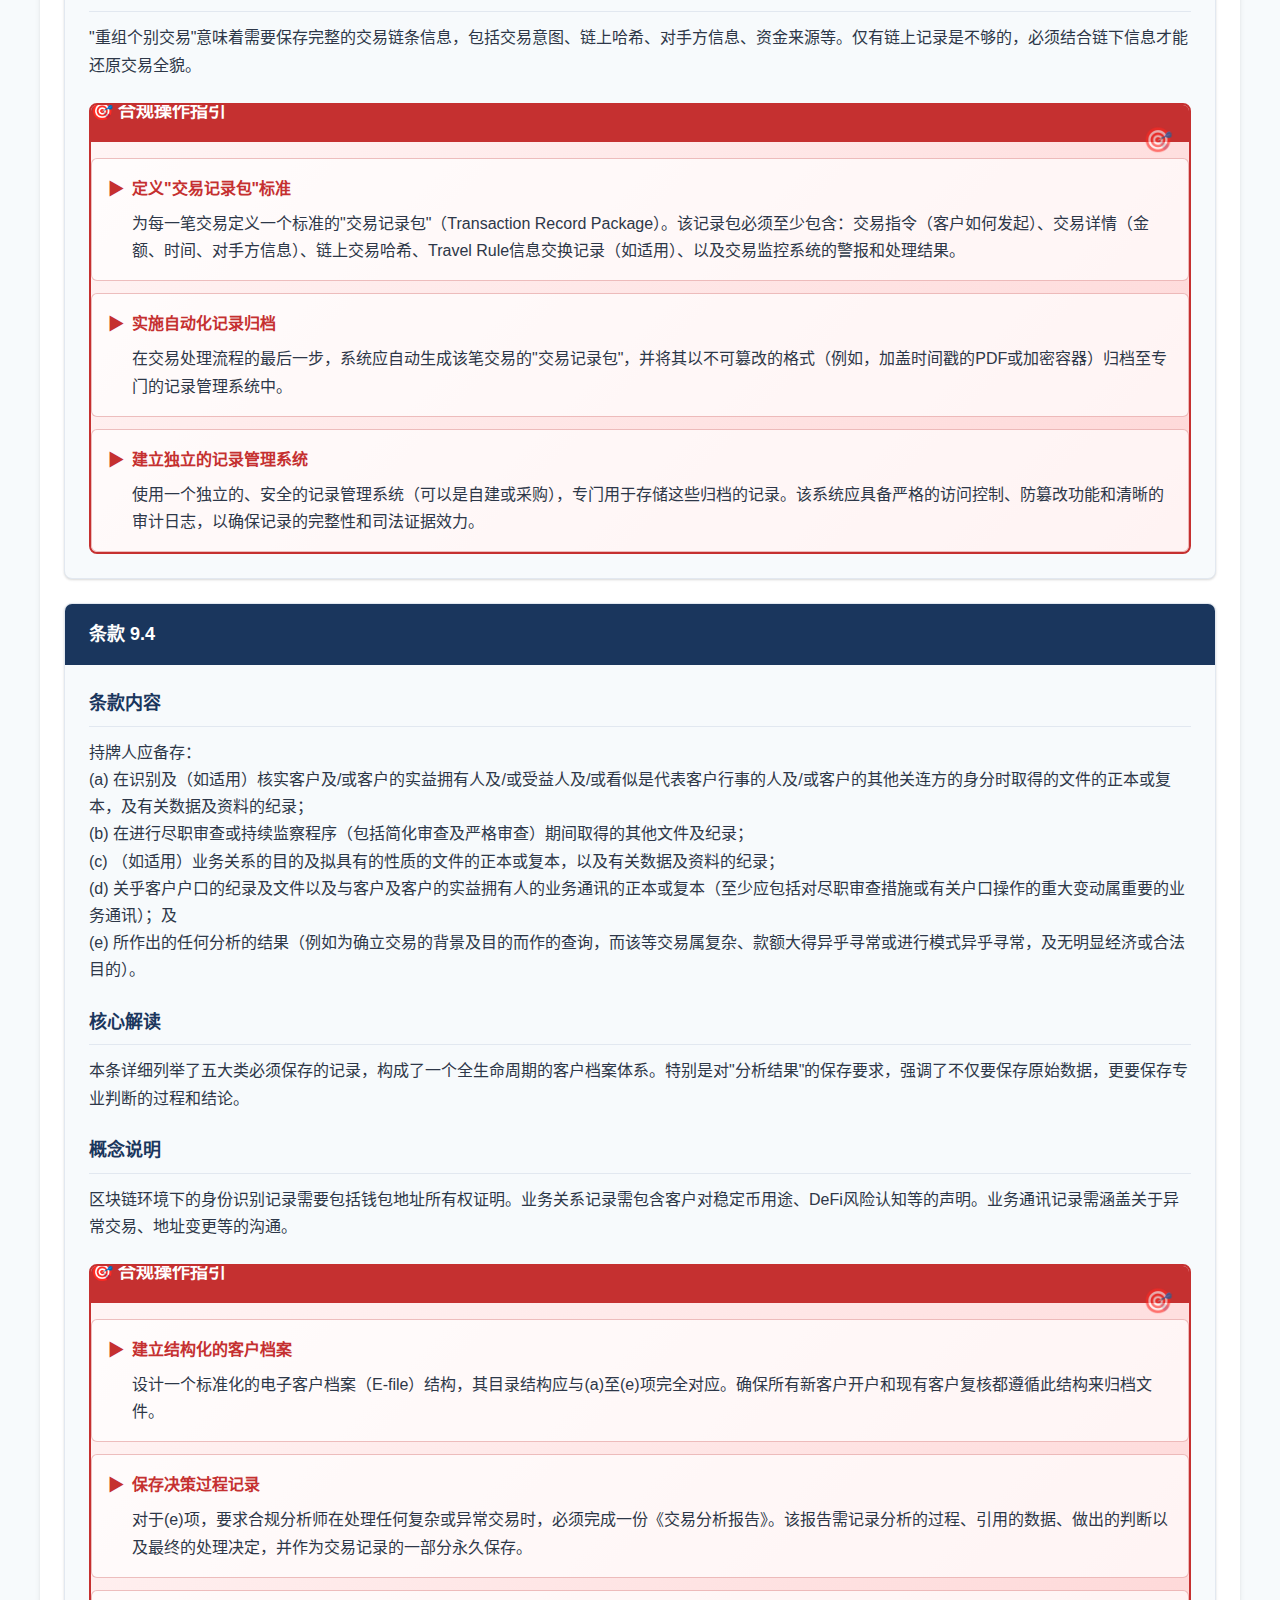
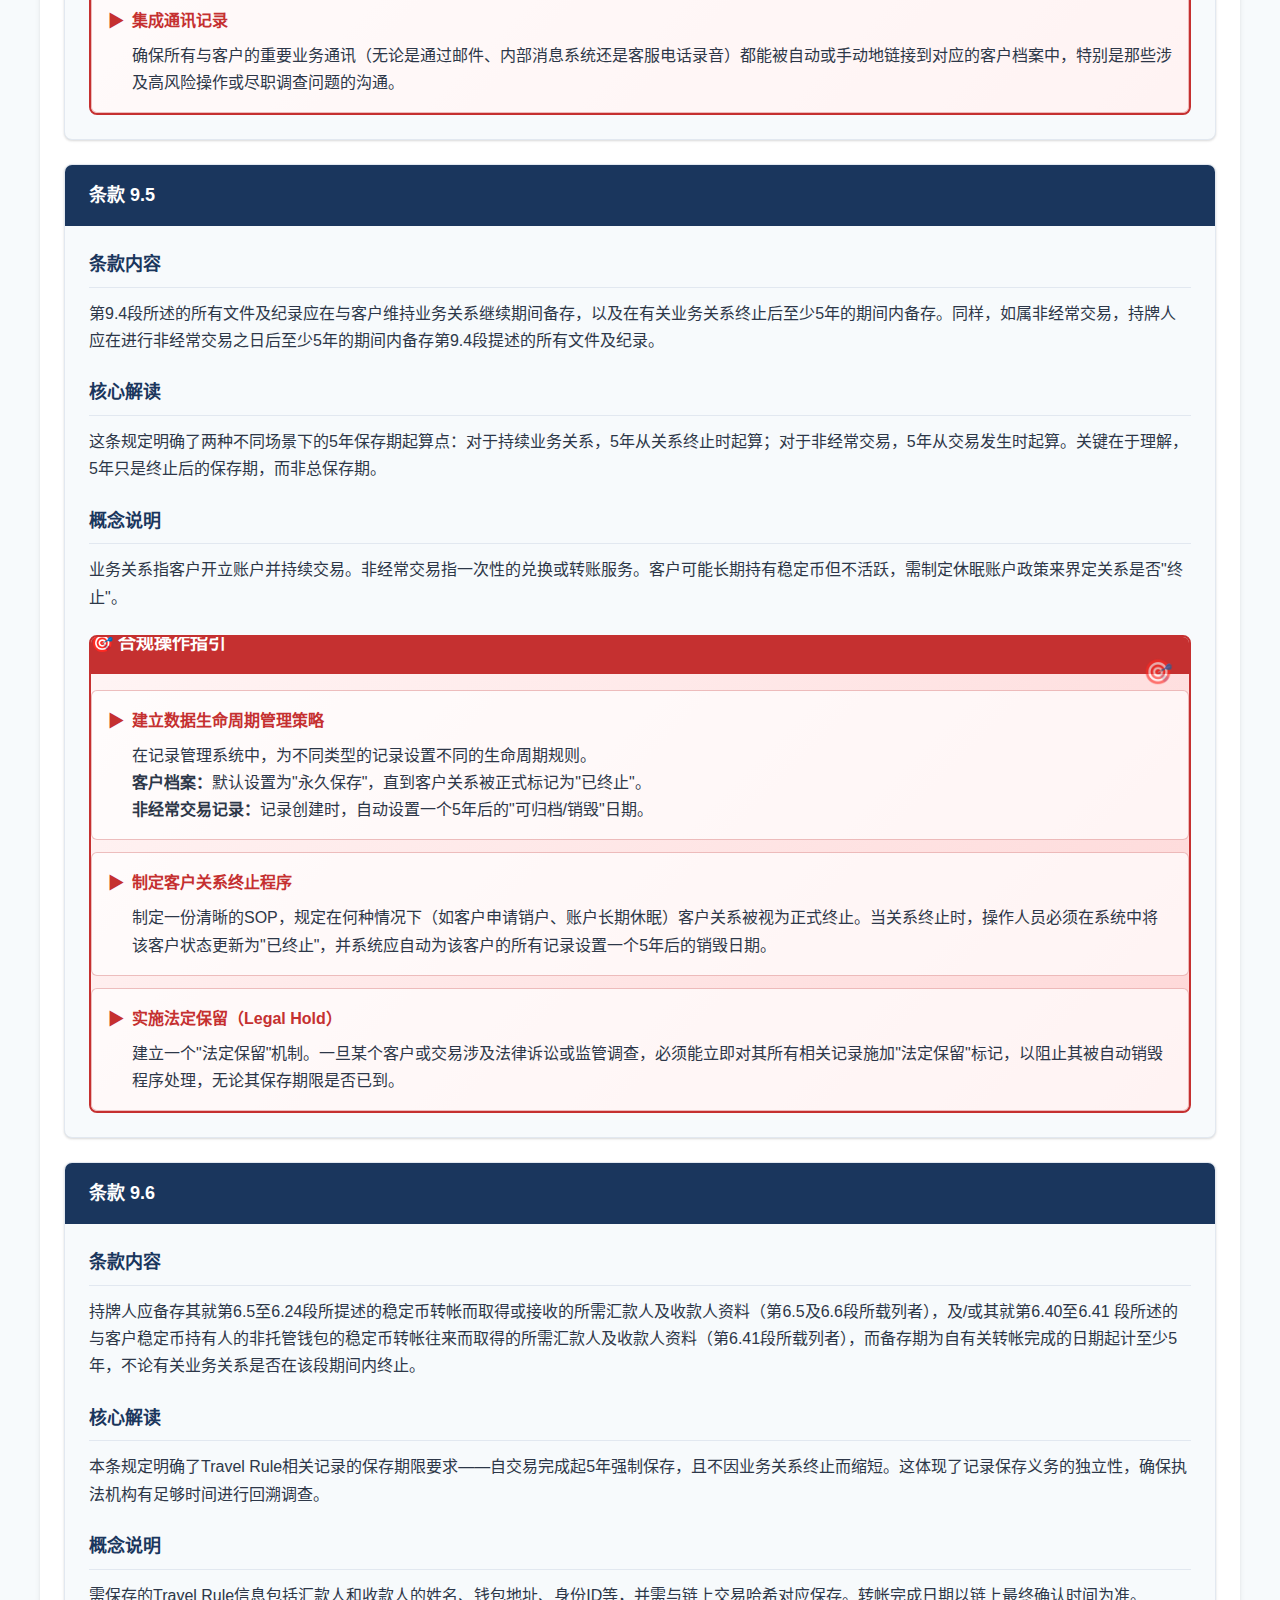
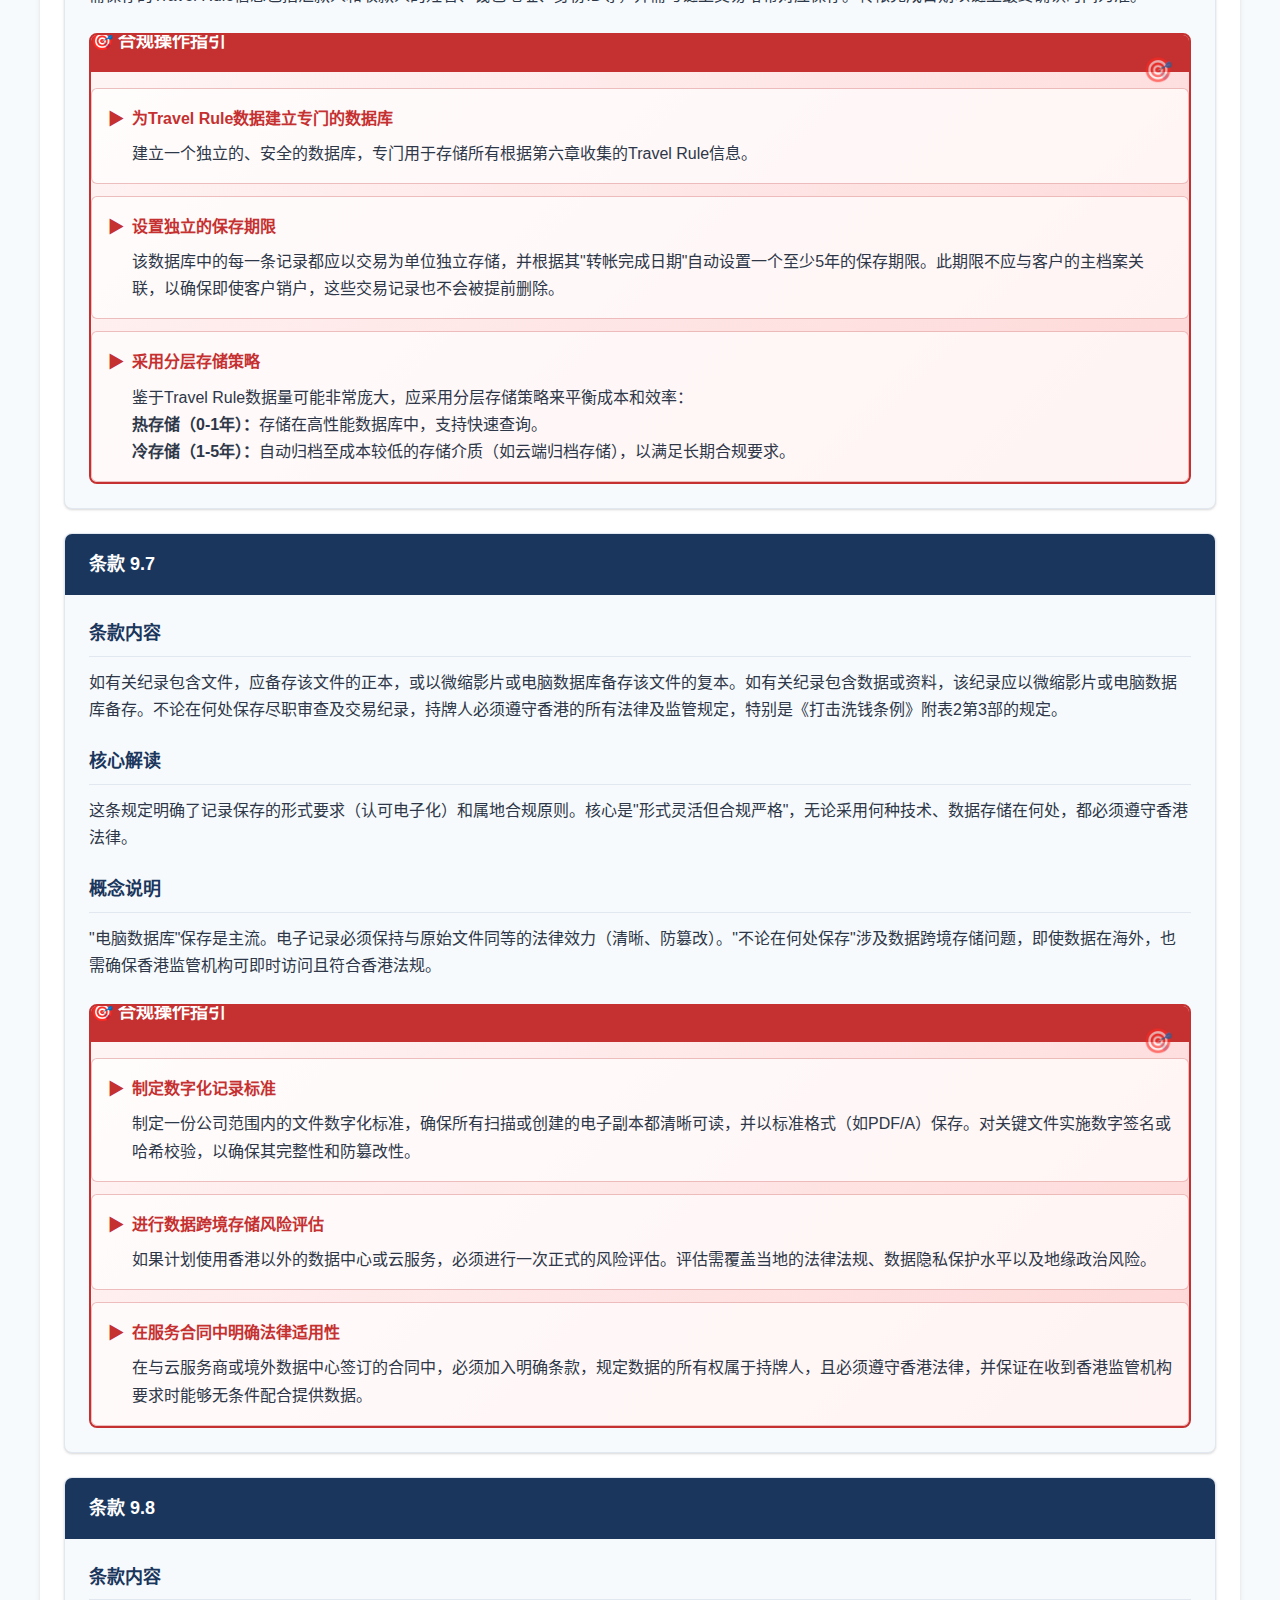
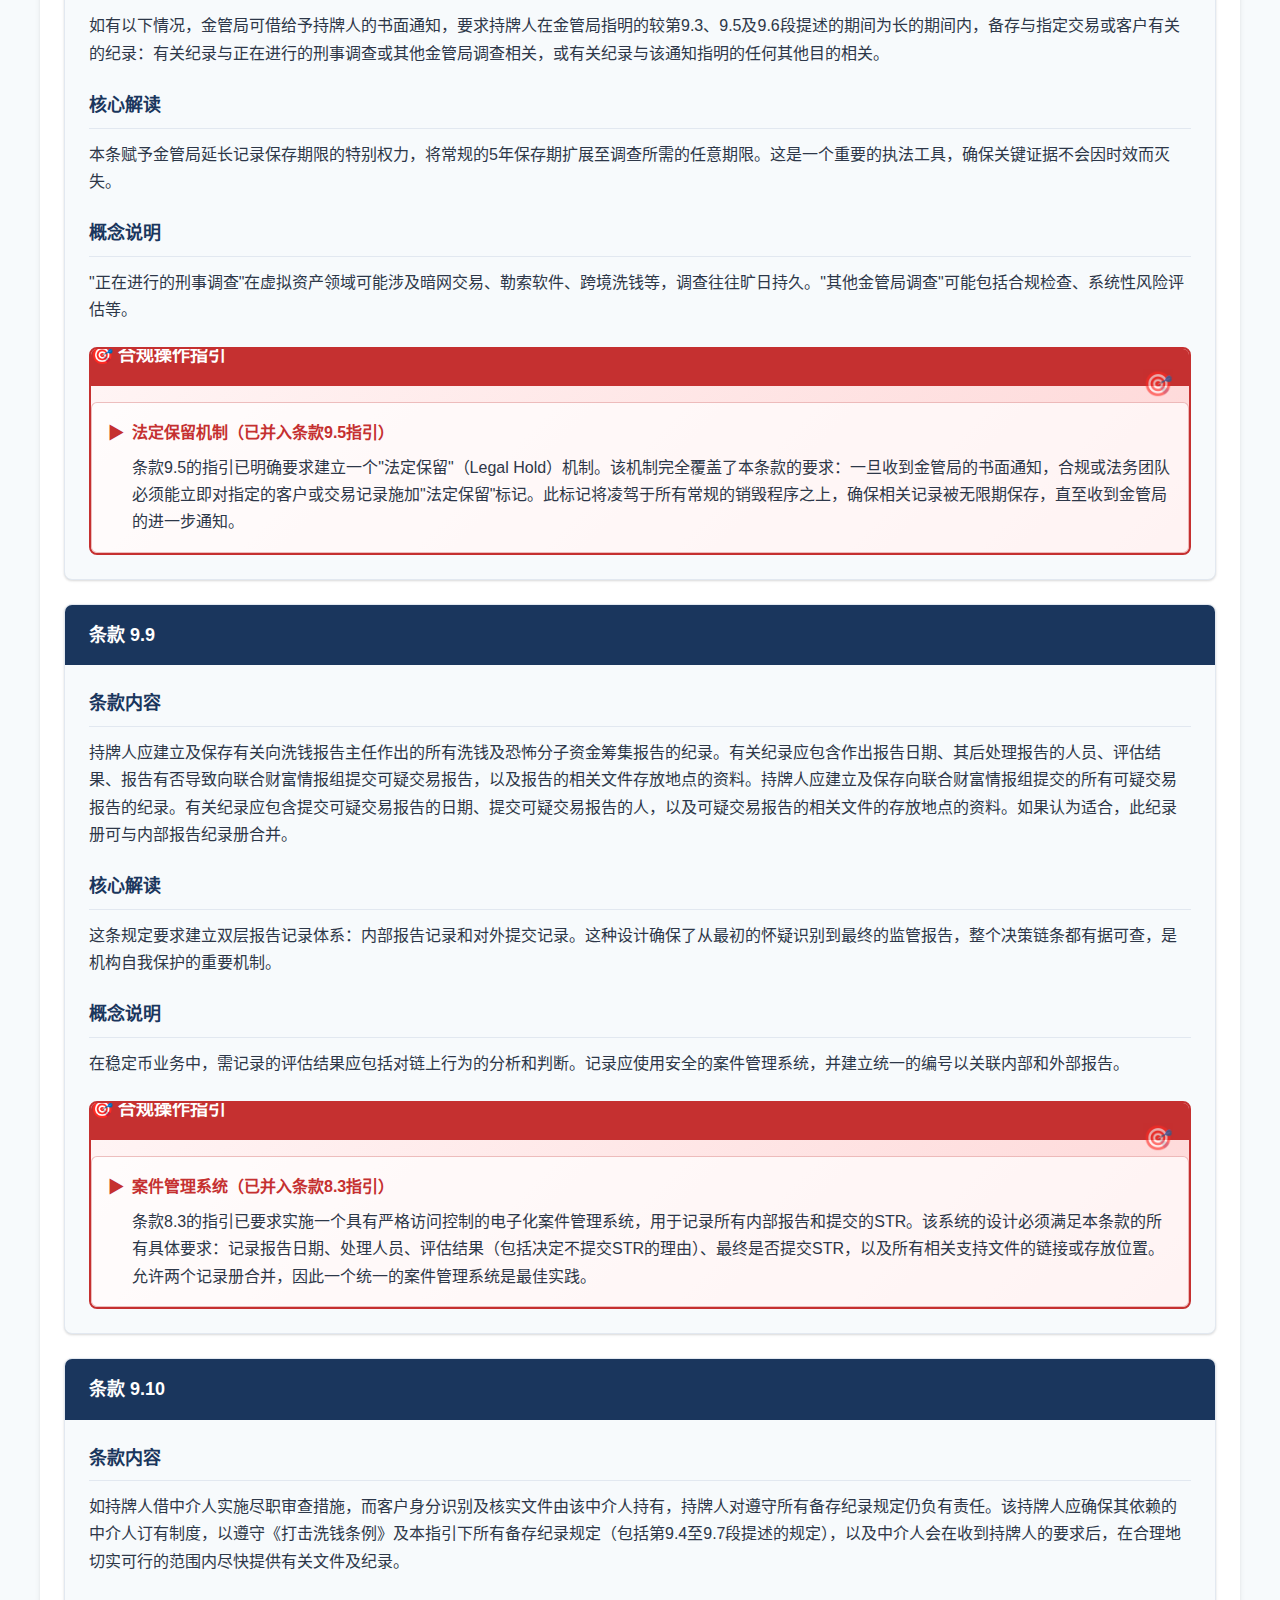
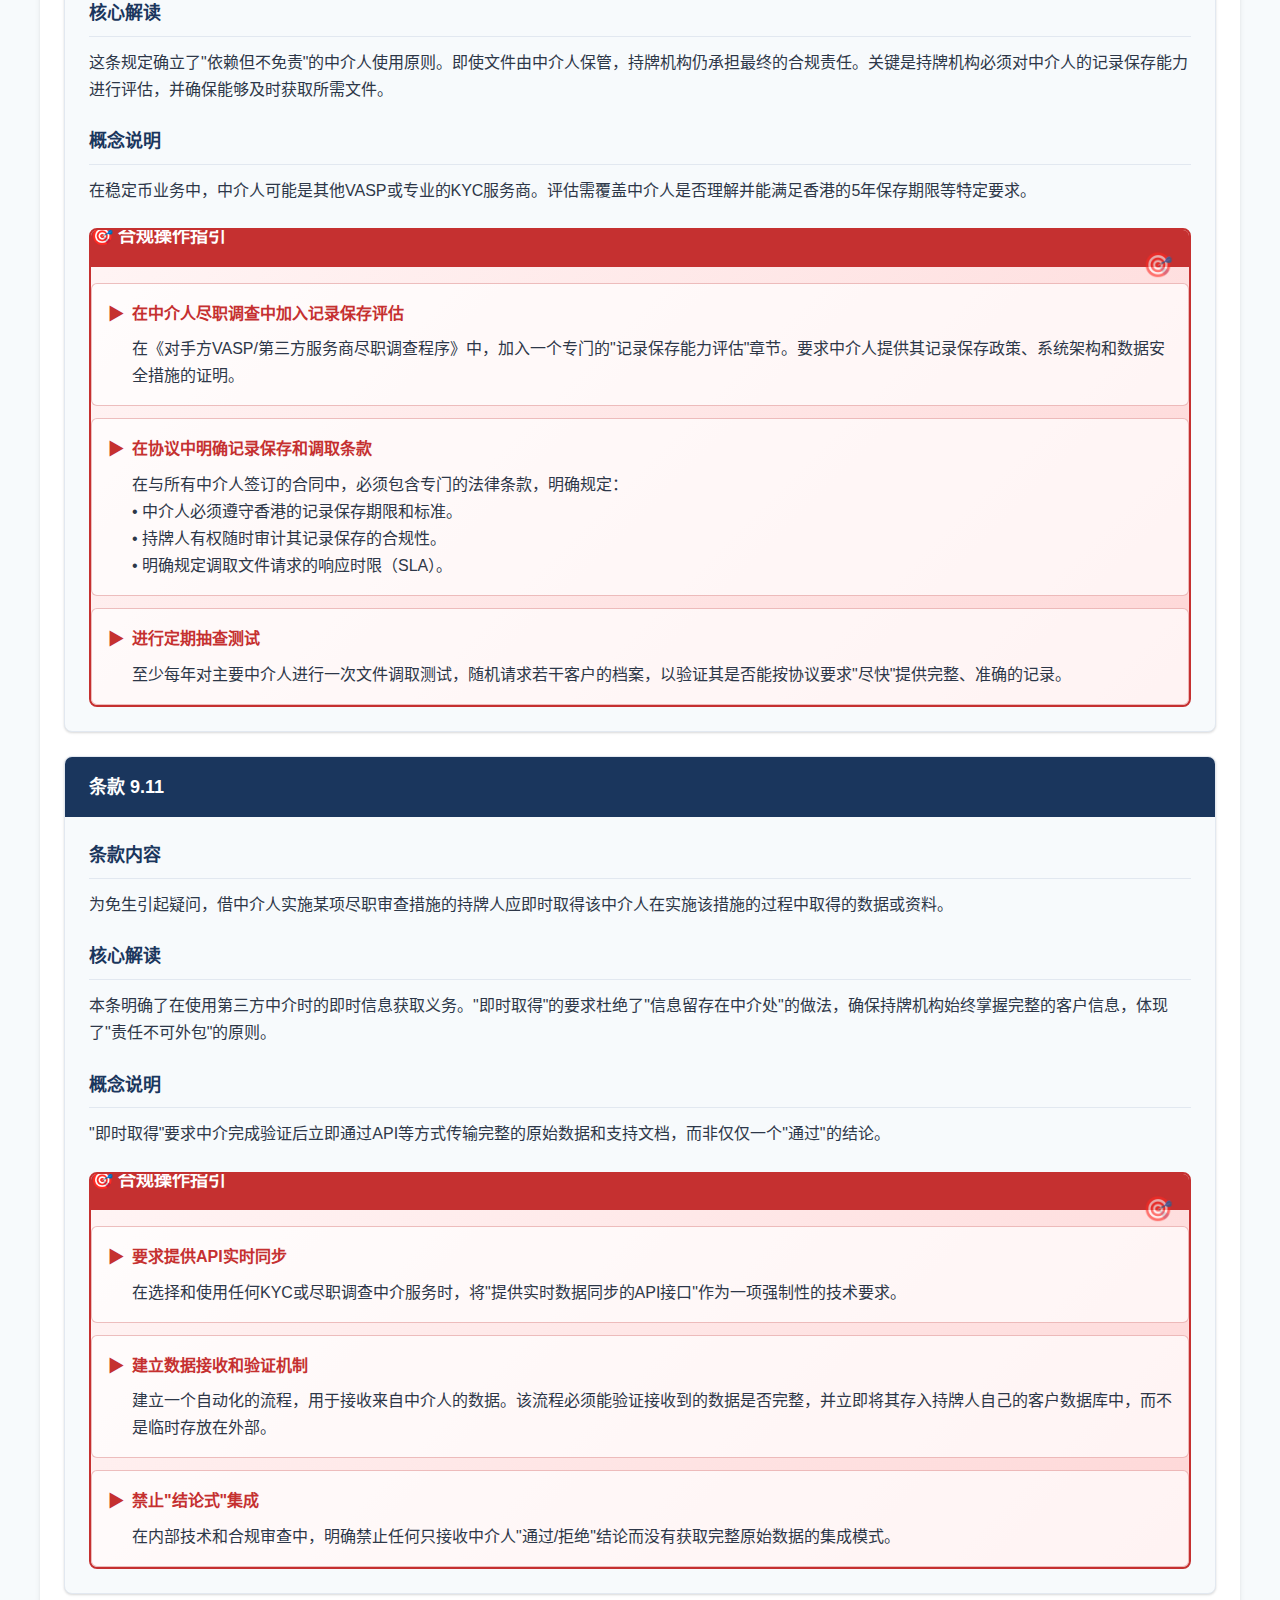
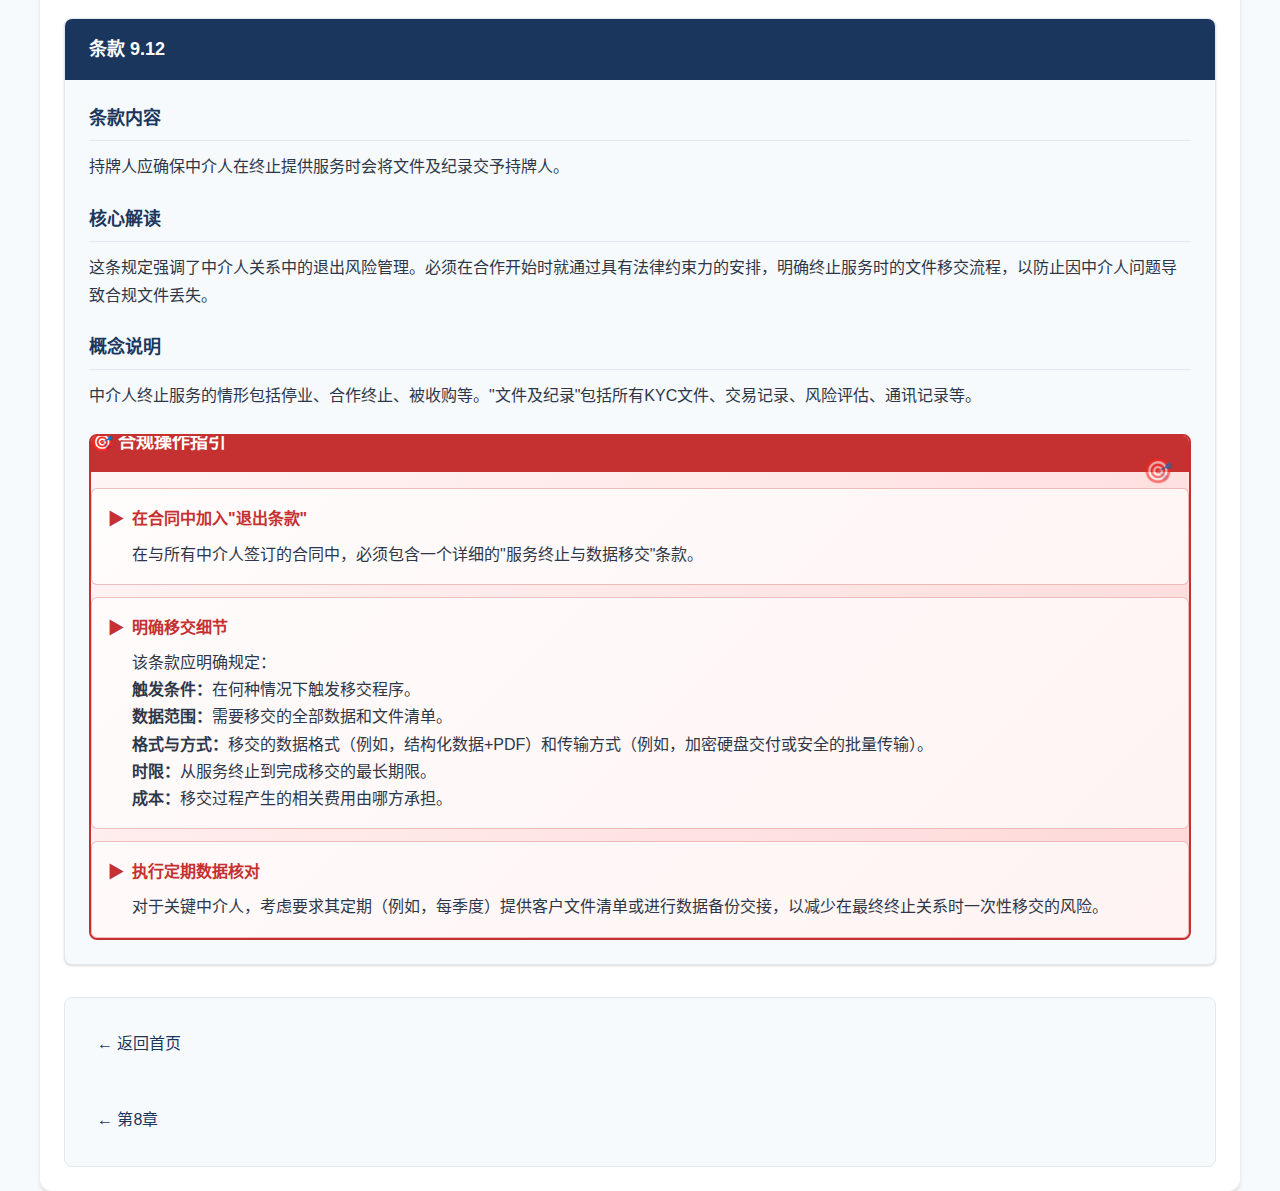
<file: chapters/chapter9.html>
<!DOCTYPE html>
<html lang="zh-CN">
<head>
    <meta charset="UTF-8">
    <meta name="viewport" content="width=device-width, initial-scale=1.0">
    <title>第9章 记录保存要求 - 香港稳定币监管法规解读</title>
    <meta name="description" content="第9章详解记录保存的法律要求，包括审计线索、数据归档、长期合规义务等关键条款">
    <link rel="stylesheet" href="../style.css">
</head>
<body>
    <div class="chapter-container">
        <!-- 章节头部 -->
        <header class="chapter-header">
            <h1 class="chapter-title-main">第9章 记录保存要求</h1>
            <p class="chapter-subtitle">数据归档与长期合规义务</p>
            <div class="chapter-meta">
                <span>共 12 个条款</span>
                <span>重点关注：合规操作指引</span>
                <span>更新时间：2025年1月</span>
            </div>
        </header>

        <!-- 章节导航 -->
        <nav class="chapter-nav">
            <div class="nav-links">
                <a href="../index.html" class="nav-link">← 返回首页</a>
                <a href="chapter8.html" class="nav-link">← 上一章</a>
            </div>
        </nav>

        <!-- 章节简介 -->
        <section class="chapter-intro">
            <h2>章节简介</h2>
            <p>本章确立了记录保存的全面要求，强调了记录作为"审计线索"的重要价值。在虚拟资产环境下，完善的记录保存是连接链上交易与现实身份的关键桥梁，也是机构证明合规、配合调查的重要基础。</p>
            
            <div class="chapter-highlights">
                <h3>本章要点</h3>
                <ul>
                    <li>明确记录保存的三重价值：执法支持、司法审查、合规证明</li>
                    <li>建立完整的交易记录体系和客户档案管理</li>
                    <li>规定5年最低保存期限和特殊延长情况</li>
                    <li>强化Travel Rule信息的独立保存要求</li>
                    <li>确立跨境数据存储的合规标准</li>
                </ul>
            </div>
        </section>

        <!-- 条款内容 -->
        <main class="articles-container">
            <!-- 条款 9.1 -->
            <article class="article-item" id="article-9-1">
                <header class="article-header">
                    条款 9.1
                </header>
                <div class="article-content">
                    <div class="article-section">
                        <h3 class="section-title">条款内容</h3>
                        <div class="section-content">
                            备存纪录是侦测、调查及没收罪犯或恐怖分子的财产或资金的审计线索的重要一环。备存纪录有助调查当局确定疑犯的财政状况、追踪罪犯或恐怖分子财产或资金，以及协助法院审查过往的所有相关交易，以评定有关财产或资金是否刑事或恐怖分子罪行的收益，或是否与该等罪行有关连。备存纪录亦可让持牌人证明已遵守《打击洗钱条例》、本指引及金管局不时公布的其他相关指引的规定。
                        </div>
                    </div>
                    
                    <div class="article-section">
                        <h3 class="section-title">核心解读</h3>
                        <div class="section-content">
                            这段阐述了记录保存的三重价值：支持执法调查、满足司法审查需要、证明自身合规。监管特别强调了记录作为"审计线索"的关键作用，这在虚拟资产领域尤为重要。持牌机构保存的记录成为连接链上交易与现实世界身份的关键桥梁。"证明已遵守"的表述明确了举证责任在机构一方，完善的记录是自我保护的重要手段。
                        </div>
                    </div>
                    
                    <div class="article-section">
                        <h3 class="section-title">概念说明</h3>
                        <div class="section-content">
                            在稳定币业务中，"审计线索"需要完整记录资金的全生命周期，包括客户身份信息与区块链地址的对应关系、交易商业目的、资金来源证明、以及交易哈希等链上技术数据。
                        </div>
                    </div>
                    
                    <div class="article-section compliance-guidance">
                        <h3 class="section-title">🎯 合规操作指引</h3>
                        <div class="section-content">
                            <ul class="compliance-list">
                                <li>
                                    <div class="compliance-item-title">制定《记录保存总政策》</div>
                                    <div>制定一份公司级别的总政策，明确记录保存的重要性、法律依据、基本原则和治理架构。政策应指定一名高级管理人员（例如，首席运营官或首席合规官）为记录保存工作的最终负责人。</div>
                                </li>
                                <li>
                                    <div class="compliance-item-title">建立数据地图（Data Map）</div>
                                    <div>创建一份全面的数据地图，清晰地标示出所有需要保存的记录（KYC文件、交易数据、链上分析报告、客户通讯等）分别存储在哪个系统中、数据的格式是什么、以及由哪个部门负责维护。</div>
                                </li>
                                <li>
                                    <div class="compliance-item-title">开展全员意识培训</div>
                                    <div>在员工入职和年度合规培训中，加入关于记录保存重要性的专门章节，确保所有员工都理解"凡事留痕"的原则，并清楚自己在日常工作中需要创建和保存哪些记录。</div>
                                </li>
                            </ul>
                        </div>
                    </div>
                </div>
            </article>

            <!-- 条款 9.2 -->
            <article class="article-item" id="article-9-2">
                <header class="article-header">
                    条款 9.2
                </header>
                <div class="article-content">
                    <div class="article-section">
                        <h3 class="section-title">条款内容</h3>
                        <div class="section-content">
                            持牌人应为符合法定及监管规定，备存必要及充分的尽职审查资料、交易纪录及其他纪录。持牌人应确保：<br>
                            (a) 经持牌人调动的任何与客户及稳定币交易有关的资金审计线索清晰及完备；<br>
                            (b) 在有适当授权的情况下能迅速向金管局、其他主管当局及审计人员提供所有尽职审查资料及稳定币交易纪录；及<br>
                            (c) 持牌人能证明已遵守《打击洗钱条例》附表2第20及21条、本指引其他章节以及金管局发出的其他指引指明的任何相关规定。
                        </div>
                    </div>
                    
                    <div class="article-section">
                        <h3 class="section-title">核心解读</h3>
                        <div class="section-content">
                            本条规定确立了记录保存的三大核心目标：审计线索的完整性、信息提供的及时性、合规证明的充分性。这不仅是档案管理要求，更是构建"可追溯、可验证、可问责"的合规体系基础。
                        </div>
                    </div>
                    
                    <div class="article-section">
                        <h3 class="section-title">概念说明</h3>
                        <div class="section-content">
                            区块链环境下的"资金审计线索"需要结合链上（交易哈希）和链下（KYC、交易目的）信息。为实现"迅速提供"，必须建立结构化的数据存储和便捷的检索系统。
                        </div>
                    </div>
                    
                    <div class="article-section compliance-guidance">
                        <h3 class="section-title">🎯 合规操作指引</h3>
                        <div class="section-content">
                            <ul class="compliance-list">
                                <li>
                                    <div class="compliance-item-title">建立"单一客户视图"（Single Customer View）</div>
                                    <div>在技术架构上，致力于打通各个系统（CRM、交易引擎、链上监控工具），建立一个统一的客户视图。在该视图中，合规人员应能一站式地查阅某个客户的所有KYC资料、风险评级、历史交易、链上行为分析和相关通讯记录。</div>
                                </li>
                                <li>
                                    <div class="compliance-item-title">制定《监管查询响应程序》</div>
                                    <div>制定一份SOP，用于处理来自监管机构或执法部门的资料调取请求。该SOP应明确响应流程、内部审批权限、数据提取的标准格式以及确保"迅速提供"（例如，承诺在X个工作日内响应）的服务水平。</div>
                                </li>
                                <li>
                                    <div class="compliance-item-title">进行定期演练</div>
                                    <div>至少每年进行一次模拟的监管查询演练，随机抽取客户或交易，测试数据提取、整理和报告生成流程的顺畅性和及时性，并根据演练结果优化程序。</div>
                                </li>
                            </ul>
                        </div>
                    </div>
                </div>
            </article>

            <!-- 条款 9.3 -->
            <article class="article-item" id="article-9-3">
                <header class="article-header">
                    条款 9.3
                </header>
                <div class="article-content">
                    <div class="article-section">
                        <h3 class="section-title">条款内容</h3>
                        <div class="section-content">
                            持牌人应就其进行的每项交易（包括本地及国际），备存就该项交易取得的文件的正本或复本，以及有关数据及资料的纪录。该等资料应足以重组个别交易，以便在有需要时作为检控犯罪活动的证据。所有这些文件及纪录应在有关交易完成后的至少5年的期间内备存，不论有关业务关系是否在该段期间内终止。
                        </div>
                    </div>
                    
                    <div class="article-section">
                        <h3 class="section-title">核心解读</h3>
                        <div class="section-content">
                            这条规定确立了交易记录的完整性和长期保存要求。"足以重组个别交易"设定了一个高标准，要求记录达到司法证据级别。5年保存期限是最低要求，且明确即使业务关系已终止也必须继续保存。
                        </div>
                    </div>
                    
                    <div class="article-section">
                        <h3 class="section-title">概念说明</h3>
                        <div class="section-content">
                            "重组个别交易"意味着需要保存完整的交易链条信息，包括交易意图、链上哈希、对手方信息、资金来源等。仅有链上记录是不够的，必须结合链下信息才能还原交易全貌。
                        </div>
                    </div>
                    
                    <div class="article-section compliance-guidance">
                        <h3 class="section-title">🎯 合规操作指引</h3>
                        <div class="section-content">
                            <ul class="compliance-list">
                                <li>
                                    <div class="compliance-item-title">定义"交易记录包"标准</div>
                                    <div>为每一笔交易定义一个标准的"交易记录包"（Transaction Record Package）。该记录包必须至少包含：交易指令（客户如何发起）、交易详情（金额、时间、对手方信息）、链上交易哈希、Travel Rule信息交换记录（如适用）、以及交易监控系统的警报和处理结果。</div>
                                </li>
                                <li>
                                    <div class="compliance-item-title">实施自动化记录归档</div>
                                    <div>在交易处理流程的最后一步，系统应自动生成该笔交易的"交易记录包"，并将其以不可篡改的格式（例如，加盖时间戳的PDF或加密容器）归档至专门的记录管理系统中。</div>
                                </li>
                                <li>
                                    <div class="compliance-item-title">建立独立的记录管理系统</div>
                                    <div>使用一个独立的、安全的记录管理系统（可以是自建或采购），专门用于存储这些归档的记录。该系统应具备严格的访问控制、防篡改功能和清晰的审计日志，以确保记录的完整性和司法证据效力。</div>
                                </li>
                            </ul>
                        </div>
                    </div>
                </div>
            </article>

            <!-- 条款 9.4 -->
            <article class="article-item" id="article-9-4">
                <header class="article-header">
                    条款 9.4
                </header>
                <div class="article-content">
                    <div class="article-section">
                        <h3 class="section-title">条款内容</h3>
                        <div class="section-content">
                            持牌人应备存：<br>
                            (a) 在识别及（如适用）核实客户及/或客户的实益拥有人及/或受益人及/或看似是代表客户行事的人及/或客户的其他关连方的身分时取得的文件的正本或复本，及有关数据及资料的纪录；<br>
                            (b) 在进行尽职审查或持续监察程序（包括简化审查及严格审查）期间取得的其他文件及纪录；<br>
                            (c) （如适用）业务关系的目的及拟具有的性质的文件的正本或复本，以及有关数据及资料的纪录；<br>
                            (d) 关乎客户户口的纪录及文件以及与客户及客户的实益拥有人的业务通讯的正本或复本（至少应包括对尽职审查措施或有关户口操作的重大变动属重要的业务通讯）；及<br>
                            (e) 所作出的任何分析的结果（例如为确立交易的背景及目的而作的查询，而该等交易属复杂、款额大得异乎寻常或进行模式异乎寻常，及无明显经济或合法目的）。
                        </div>
                    </div>
                    
                    <div class="article-section">
                        <h3 class="section-title">核心解读</h3>
                        <div class="section-content">
                            本条详细列举了五大类必须保存的记录，构成了一个全生命周期的客户档案体系。特别是对"分析结果"的保存要求，强调了不仅要保存原始数据，更要保存专业判断的过程和结论。
                        </div>
                    </div>
                    
                    <div class="article-section">
                        <h3 class="section-title">概念说明</h3>
                        <div class="section-content">
                            区块链环境下的身份识别记录需要包括钱包地址所有权证明。业务关系记录需包含客户对稳定币用途、DeFi风险认知等的声明。业务通讯记录需涵盖关于异常交易、地址变更等的沟通。
                        </div>
                    </div>
                    
                    <div class="article-section compliance-guidance">
                        <h3 class="section-title">🎯 合规操作指引</h3>
                        <div class="section-content">
                            <ul class="compliance-list">
                                <li>
                                    <div class="compliance-item-title">建立结构化的客户档案</div>
                                    <div>设计一个标准化的电子客户档案（E-file）结构，其目录结构应与(a)至(e)项完全对应。确保所有新客户开户和现有客户复核都遵循此结构来归档文件。</div>
                                </li>
                                <li>
                                    <div class="compliance-item-title">保存决策过程记录</div>
                                    <div>对于(e)项，要求合规分析师在处理任何复杂或异常交易时，必须完成一份《交易分析报告》。该报告需记录分析的过程、引用的数据、做出的判断以及最终的处理决定，并作为交易记录的一部分永久保存。</div>
                                </li>
                                <li>
                                    <div class="compliance-item-title">集成通讯记录</div>
                                    <div>确保所有与客户的重要业务通讯（无论是通过邮件、内部消息系统还是客服电话录音）都能被自动或手动地链接到对应的客户档案中，特别是那些涉及高风险操作或尽职调查问题的沟通。</div>
                                </li>
                            </ul>
                        </div>
                    </div>
                </div>
            </article>

            <!-- 条款 9.5 -->
            <article class="article-item" id="article-9-5">
                <header class="article-header">
                    条款 9.5
                </header>
                <div class="article-content">
                    <div class="article-section">
                        <h3 class="section-title">条款内容</h3>
                        <div class="section-content">
                            第9.4段所述的所有文件及纪录应在与客户维持业务关系继续期间备存，以及在有关业务关系终止后至少5年的期间内备存。同样，如属非经常交易，持牌人应在进行非经常交易之日后至少5年的期间内备存第9.4段提述的所有文件及纪录。
                        </div>
                    </div>
                    
                    <div class="article-section">
                        <h3 class="section-title">核心解读</h3>
                        <div class="section-content">
                            这条规定明确了两种不同场景下的5年保存期起算点：对于持续业务关系，5年从关系终止时起算；对于非经常交易，5年从交易发生时起算。关键在于理解，5年只是终止后的保存期，而非总保存期。
                        </div>
                    </div>
                    
                    <div class="article-section">
                        <h3 class="section-title">概念说明</h3>
                        <div class="section-content">
                            业务关系指客户开立账户并持续交易。非经常交易指一次性的兑换或转账服务。客户可能长期持有稳定币但不活跃，需制定休眠账户政策来界定关系是否"终止"。
                        </div>
                    </div>
                    
                    <div class="article-section compliance-guidance">
                        <h3 class="section-title">🎯 合规操作指引</h3>
                        <div class="section-content">
                            <ul class="compliance-list">
                                <li>
                                    <div class="compliance-item-title">建立数据生命周期管理策略</div>
                                    <div>在记录管理系统中，为不同类型的记录设置不同的生命周期规则。<br><strong>客户档案：</strong>默认设置为"永久保存"，直到客户关系被正式标记为"已终止"。<br><strong>非经常交易记录：</strong>记录创建时，自动设置一个5年后的"可归档/销毁"日期。</div>
                                </li>
                                <li>
                                    <div class="compliance-item-title">制定客户关系终止程序</div>
                                    <div>制定一份清晰的SOP，规定在何种情况下（如客户申请销户、账户长期休眠）客户关系被视为正式终止。当关系终止时，操作人员必须在系统中将该客户状态更新为"已终止"，并系统应自动为该客户的所有记录设置一个5年后的销毁日期。</div>
                                </li>
                                <li>
                                    <div class="compliance-item-title">实施法定保留（Legal Hold）</div>
                                    <div>建立一个"法定保留"机制。一旦某个客户或交易涉及法律诉讼或监管调查，必须能立即对其所有相关记录施加"法定保留"标记，以阻止其被自动销毁程序处理，无论其保存期限是否已到。</div>
                                </li>
                            </ul>
                        </div>
                    </div>
                </div>
            </article>

            <!-- 条款 9.6 -->
            <article class="article-item" id="article-9-6">
                <header class="article-header">
                    条款 9.6
                </header>
                <div class="article-content">
                    <div class="article-section">
                        <h3 class="section-title">条款内容</h3>
                        <div class="section-content">
                            持牌人应备存其就第6.5至6.24段所提述的稳定币转帐而取得或接收的所需汇款人及收款人资料（第6.5及6.6段所载列者），及/或其就第6.40至6.41 段所述的与客户稳定币持有人的非托管钱包的稳定币转帐往来而取得的所需汇款人及收款人资料（第6.41段所载列者），而备存期为自有关转帐完成的日期起计至少5年，不论有关业务关系是否在该段期间内终止。
                        </div>
                    </div>
                    
                    <div class="article-section">
                        <h3 class="section-title">核心解读</h3>
                        <div class="section-content">
                            本条规定明确了Travel Rule相关记录的保存期限要求——自交易完成起5年强制保存，且不因业务关系终止而缩短。这体现了记录保存义务的独立性，确保执法机构有足够时间进行回溯调查。
                        </div>
                    </div>
                    
                    <div class="article-section">
                        <h3 class="section-title">概念说明</h3>
                        <div class="section-content">
                            需保存的Travel Rule信息包括汇款人和收款人的姓名、钱包地址、身份ID等，并需与链上交易哈希对应保存。转帐完成日期以链上最终确认时间为准。
                        </div>
                    </div>
                    
                    <div class="article-section compliance-guidance">
                        <h3 class="section-title">🎯 合规操作指引</h3>
                        <div class="section-content">
                            <ul class="compliance-list">
                                <li>
                                    <div class="compliance-item-title">为Travel Rule数据建立专门的数据库</div>
                                    <div>建立一个独立的、安全的数据库，专门用于存储所有根据第六章收集的Travel Rule信息。</div>
                                </li>
                                <li>
                                    <div class="compliance-item-title">设置独立的保存期限</div>
                                    <div>该数据库中的每一条记录都应以交易为单位独立存储，并根据其"转帐完成日期"自动设置一个至少5年的保存期限。此期限不应与客户的主档案关联，以确保即使客户销户，这些交易记录也不会被提前删除。</div>
                                </li>
                                <li>
                                    <div class="compliance-item-title">采用分层存储策略</div>
                                    <div>鉴于Travel Rule数据量可能非常庞大，应采用分层存储策略来平衡成本和效率：<br><strong>热存储（0-1年）：</strong>存储在高性能数据库中，支持快速查询。<br><strong>冷存储（1-5年）：</strong>自动归档至成本较低的存储介质（如云端归档存储），以满足长期合规要求。</div>
                                </li>
                            </ul>
                        </div>
                    </div>
                </div>
            </article>

            <!-- 条款 9.7 -->
            <article class="article-item" id="article-9-7">
                <header class="article-header">
                    条款 9.7
                </header>
                <div class="article-content">
                    <div class="article-section">
                        <h3 class="section-title">条款内容</h3>
                        <div class="section-content">
                            如有关纪录包含文件，应备存该文件的正本，或以微缩影片或电脑数据库备存该文件的复本。如有关纪录包含数据或资料，该纪录应以微缩影片或电脑数据库备存。不论在何处保存尽职审查及交易纪录，持牌人必须遵守香港的所有法律及监管规定，特别是《打击洗钱条例》附表2第3部的规定。
                        </div>
                    </div>
                    
                    <div class="article-section">
                        <h3 class="section-title">核心解读</h3>
                        <div class="section-content">
                            这条规定明确了记录保存的形式要求（认可电子化）和属地合规原则。核心是"形式灵活但合规严格"，无论采用何种技术、数据存储在何处，都必须遵守香港法律。
                        </div>
                    </div>
                    
                    <div class="article-section">
                        <h3 class="section-title">概念说明</h3>
                        <div class="section-content">
                            "电脑数据库"保存是主流。电子记录必须保持与原始文件同等的法律效力（清晰、防篡改）。"不论在何处保存"涉及数据跨境存储问题，即使数据在海外，也需确保香港监管机构可即时访问且符合香港法规。
                        </div>
                    </div>
                    
                    <div class="article-section compliance-guidance">
                        <h3 class="section-title">🎯 合规操作指引</h3>
                        <div class="section-content">
                            <ul class="compliance-list">
                                <li>
                                    <div class="compliance-item-title">制定数字化记录标准</div>
                                    <div>制定一份公司范围内的文件数字化标准，确保所有扫描或创建的电子副本都清晰可读，并以标准格式（如PDF/A）保存。对关键文件实施数字签名或哈希校验，以确保其完整性和防篡改性。</div>
                                </li>
                                <li>
                                    <div class="compliance-item-title">进行数据跨境存储风险评估</div>
                                    <div>如果计划使用香港以外的数据中心或云服务，必须进行一次正式的风险评估。评估需覆盖当地的法律法规、数据隐私保护水平以及地缘政治风险。</div>
                                </li>
                                <li>
                                    <div class="compliance-item-title">在服务合同中明确法律适用性</div>
                                    <div>在与云服务商或境外数据中心签订的合同中，必须加入明确条款，规定数据的所有权属于持牌人，且必须遵守香港法律，并保证在收到香港监管机构要求时能够无条件配合提供数据。</div>
                                </li>
                            </ul>
                        </div>
                    </div>
                </div>
            </article>

            <!-- 条款 9.8 -->
            <article class="article-item" id="article-9-8">
                <header class="article-header">
                    条款 9.8
                </header>
                <div class="article-content">
                    <div class="article-section">
                        <h3 class="section-title">条款内容</h3>
                        <div class="section-content">
                            如有以下情况，金管局可借给予持牌人的书面通知，要求持牌人在金管局指明的较第9.3、9.5及9.6段提述的期间为长的期间内，备存与指定交易或客户有关的纪录：有关纪录与正在进行的刑事调查或其他金管局调查相关，或有关纪录与该通知指明的任何其他目的相关。
                        </div>
                    </div>
                    
                    <div class="article-section">
                        <h3 class="section-title">核心解读</h3>
                        <div class="section-content">
                            本条赋予金管局延长记录保存期限的特别权力，将常规的5年保存期扩展至调查所需的任意期限。这是一个重要的执法工具，确保关键证据不会因时效而灭失。
                        </div>
                    </div>
                    
                    <div class="article-section">
                        <h3 class="section-title">概念说明</h3>
                        <div class="section-content">
                            "正在进行的刑事调查"在虚拟资产领域可能涉及暗网交易、勒索软件、跨境洗钱等，调查往往旷日持久。"其他金管局调查"可能包括合规检查、系统性风险评估等。
                        </div>
                    </div>
                    
                    <div class="article-section compliance-guidance">
                        <h3 class="section-title">🎯 合规操作指引</h3>
                        <div class="section-content">
                            <ul class="compliance-list">
                                <li>
                                    <div class="compliance-item-title">法定保留机制（已并入条款9.5指引）</div>
                                    <div>条款9.5的指引已明确要求建立一个"法定保留"（Legal Hold）机制。该机制完全覆盖了本条款的要求：一旦收到金管局的书面通知，合规或法务团队必须能立即对指定的客户或交易记录施加"法定保留"标记。此标记将凌驾于所有常规的销毁程序之上，确保相关记录被无限期保存，直至收到金管局的进一步通知。</div>
                                </li>
                            </ul>
                        </div>
                    </div>
                </div>
            </article>

            <!-- 条款 9.9 -->
            <article class="article-item" id="article-9-9">
                <header class="article-header">
                    条款 9.9
                </header>
                <div class="article-content">
                    <div class="article-section">
                        <h3 class="section-title">条款内容</h3>
                        <div class="section-content">
                            持牌人应建立及保存有关向洗钱报告主任作出的所有洗钱及恐怖分子资金筹集报告的纪录。有关纪录应包含作出报告日期、其后处理报告的人员、评估结果、报告有否导致向联合财富情报组提交可疑交易报告，以及报告的相关文件存放地点的资料。持牌人应建立及保存向联合财富情报组提交的所有可疑交易报告的纪录。有关纪录应包含提交可疑交易报告的日期、提交可疑交易报告的人，以及可疑交易报告的相关文件的存放地点的资料。如果认为适合，此纪录册可与内部报告纪录册合并。
                        </div>
                    </div>
                    
                    <div class="article-section">
                        <h3 class="section-title">核心解读</h3>
                        <div class="section-content">
                            这条规定要求建立双层报告记录体系：内部报告记录和对外提交记录。这种设计确保了从最初的怀疑识别到最终的监管报告，整个决策链条都有据可查，是机构自我保护的重要机制。
                        </div>
                    </div>
                    
                    <div class="article-section">
                        <h3 class="section-title">概念说明</h3>
                        <div class="section-content">
                            在稳定币业务中，需记录的评估结果应包括对链上行为的分析和判断。记录应使用安全的案件管理系统，并建立统一的编号以关联内部和外部报告。
                        </div>
                    </div>
                    
                    <div class="article-section compliance-guidance">
                        <h3 class="section-title">🎯 合规操作指引</h3>
                        <div class="section-content">
                            <ul class="compliance-list">
                                <li>
                                    <div class="compliance-item-title">案件管理系统（已并入条款8.3指引）</div>
                                    <div>条款8.3的指引已要求实施一个具有严格访问控制的电子化案件管理系统，用于记录所有内部报告和提交的STR。该系统的设计必须满足本条款的所有具体要求：记录报告日期、处理人员、评估结果（包括决定不提交STR的理由）、最终是否提交STR，以及所有相关支持文件的链接或存放位置。允许两个记录册合并，因此一个统一的案件管理系统是最佳实践。</div>
                                </li>
                            </ul>
                        </div>
                    </div>
                </div>
            </article>

            <!-- 条款 9.10 -->
            <article class="article-item" id="article-9-10">
                <header class="article-header">
                    条款 9.10
                </header>
                <div class="article-content">
                    <div class="article-section">
                        <h3 class="section-title">条款内容</h3>
                        <div class="section-content">
                            如持牌人借中介人实施尽职审查措施，而客户身分识别及核实文件由该中介人持有，持牌人对遵守所有备存纪录规定仍负有责任。该持牌人应确保其依赖的中介人订有制度，以遵守《打击洗钱条例》及本指引下所有备存纪录规定（包括第9.4至9.7段提述的规定），以及中介人会在收到持牌人的要求后，在合理地切实可行的范围内尽快提供有关文件及纪录。
                        </div>
                    </div>
                    
                    <div class="article-section">
                        <h3 class="section-title">核心解读</h3>
                        <div class="section-content">
                            这条规定确立了"依赖但不免责"的中介人使用原则。即使文件由中介人保管，持牌机构仍承担最终的合规责任。关键是持牌机构必须对中介人的记录保存能力进行评估，并确保能够及时获取所需文件。
                        </div>
                    </div>
                    
                    <div class="article-section">
                        <h3 class="section-title">概念说明</h3>
                        <div class="section-content">
                            在稳定币业务中，中介人可能是其他VASP或专业的KYC服务商。评估需覆盖中介人是否理解并能满足香港的5年保存期限等特定要求。
                        </div>
                    </div>
                    
                    <div class="article-section compliance-guidance">
                        <h3 class="section-title">🎯 合规操作指引</h3>
                        <div class="section-content">
                            <ul class="compliance-list">
                                <li>
                                    <div class="compliance-item-title">在中介人尽职调查中加入记录保存评估</div>
                                    <div>在《对手方VASP/第三方服务商尽职调查程序》中，加入一个专门的"记录保存能力评估"章节。要求中介人提供其记录保存政策、系统架构和数据安全措施的证明。</div>
                                </li>
                                <li>
                                    <div class="compliance-item-title">在协议中明确记录保存和调取条款</div>
                                    <div>在与所有中介人签订的合同中，必须包含专门的法律条款，明确规定：<br>• 中介人必须遵守香港的记录保存期限和标准。<br>• 持牌人有权随时审计其记录保存的合规性。<br>• 明确规定调取文件请求的响应时限（SLA）。</div>
                                </li>
                                <li>
                                    <div class="compliance-item-title">进行定期抽查测试</div>
                                    <div>至少每年对主要中介人进行一次文件调取测试，随机请求若干客户的档案，以验证其是否能按协议要求"尽快"提供完整、准确的记录。</div>
                                </li>
                            </ul>
                        </div>
                    </div>
                </div>
            </article>

            <!-- 条款 9.11 -->
            <article class="article-item" id="article-9-11">
                <header class="article-header">
                    条款 9.11
                </header>
                <div class="article-content">
                    <div class="article-section">
                        <h3 class="section-title">条款内容</h3>
                        <div class="section-content">
                            为免生引起疑问，借中介人实施某项尽职审查措施的持牌人应即时取得该中介人在实施该措施的过程中取得的数据或资料。
                        </div>
                    </div>
                    
                    <div class="article-section">
                        <h3 class="section-title">核心解读</h3>
                        <div class="section-content">
                            本条明确了在使用第三方中介时的即时信息获取义务。"即时取得"的要求杜绝了"信息留存在中介处"的做法，确保持牌机构始终掌握完整的客户信息，体现了"责任不可外包"的原则。
                        </div>
                    </div>
                    
                    <div class="article-section">
                        <h3 class="section-title">概念说明</h3>
                        <div class="section-content">
                            "即时取得"要求中介完成验证后立即通过API等方式传输完整的原始数据和支持文档，而非仅仅一个"通过"的结论。
                        </div>
                    </div>
                    
                    <div class="article-section compliance-guidance">
                        <h3 class="section-title">🎯 合规操作指引</h3>
                        <div class="section-content">
                            <ul class="compliance-list">
                                <li>
                                    <div class="compliance-item-title">要求提供API实时同步</div>
                                    <div>在选择和使用任何KYC或尽职调查中介服务时，将"提供实时数据同步的API接口"作为一项强制性的技术要求。</div>
                                </li>
                                <li>
                                    <div class="compliance-item-title">建立数据接收和验证机制</div>
                                    <div>建立一个自动化的流程，用于接收来自中介人的数据。该流程必须能验证接收到的数据是否完整，并立即将其存入持牌人自己的客户数据库中，而不是临时存放在外部。</div>
                                </li>
                                <li>
                                    <div class="compliance-item-title">禁止"结论式"集成</div>
                                    <div>在内部技术和合规审查中，明确禁止任何只接收中介人"通过/拒绝"结论而没有获取完整原始数据的集成模式。</div>
                                </li>
                            </ul>
                        </div>
                    </div>
                </div>
            </article>

            <!-- 条款 9.12 -->
            <article class="article-item" id="article-9-12">
                <header class="article-header">
                    条款 9.12
                </header>
                <div class="article-content">
                    <div class="article-section">
                        <h3 class="section-title">条款内容</h3>
                        <div class="section-content">
                            持牌人应确保中介人在终止提供服务时会将文件及纪录交予持牌人。
                        </div>
                    </div>
                    
                    <div class="article-section">
                        <h3 class="section-title">核心解读</h3>
                        <div class="section-content">
                            这条规定强调了中介人关系中的退出风险管理。必须在合作开始时就通过具有法律约束力的安排，明确终止服务时的文件移交流程，以防止因中介人问题导致合规文件丢失。
                        </div>
                    </div>
                    
                    <div class="article-section">
                        <h3 class="section-title">概念说明</h3>
                        <div class="section-content">
                            中介人终止服务的情形包括停业、合作终止、被收购等。"文件及纪录"包括所有KYC文件、交易记录、风险评估、通讯记录等。
                        </div>
                    </div>
                    
                    <div class="article-section compliance-guidance">
                        <h3 class="section-title">🎯 合规操作指引</h3>
                        <div class="section-content">
                            <ul class="compliance-list">
                                <li>
                                    <div class="compliance-item-title">在合同中加入"退出条款"</div>
                                    <div>在与所有中介人签订的合同中，必须包含一个详细的"服务终止与数据移交"条款。</div>
                                </li>
                                <li>
                                    <div class="compliance-item-title">明确移交细节</div>
                                    <div>该条款应明确规定：<br><strong>触发条件：</strong>在何种情况下触发移交程序。<br><strong>数据范围：</strong>需要移交的全部数据和文件清单。<br><strong>格式与方式：</strong>移交的数据格式（例如，结构化数据+PDF）和传输方式（例如，加密硬盘交付或安全的批量传输）。<br><strong>时限：</strong>从服务终止到完成移交的最长期限。<br><strong>成本：</strong>移交过程产生的相关费用由哪方承担。</div>
                                </li>
                                <li>
                                    <div class="compliance-item-title">执行定期数据核对</div>
                                    <div>对于关键中介人，考虑要求其定期（例如，每季度）提供客户文件清单或进行数据备份交接，以减少在最终终止关系时一次性移交的风险。</div>
                                </li>
                            </ul>
                        </div>
                    </div>
                </div>
            </article>
        </main>

        <!-- 章节导航 -->
        <nav class="chapter-nav chapter-nav-bottom">
            <div class="nav-links">
                <a href="../index.html" class="nav-link">← 返回首页</a>
                <a href="chapter8.html" class="nav-link">← 第8章</a>
            </div>
        </nav>

        <!-- 章节目录 -->
        <aside class="chapter-toc">
            <h3>本章目录</h3>
            <ul>
                <li><a href="#article-9-1">条款 9.1 - 记录保存的重要意义</a></li>
                <li><a href="#article-9-2">条款 9.2 - 记录保存的核心目标</a></li>
                <li><a href="#article-9-3">条款 9.3 - 交易记录的完整性要求</a></li>
                <li><a href="#article-9-4">条款 9.4 - 客户档案的五大类记录</a></li>
                <li><a href="#article-9-5">条款 9.5 - 记录保存期限规定</a></li>
                <li><a href="#article-9-6">条款 9.6 - Travel Rule信息保存</a></li>
                <li><a href="#article-9-7">条款 9.7 - 记录保存形式与跨境要求</a></li>
                <li><a href="#article-9-8">条款 9.8 - 金管局延长保存期权力</a></li>
                <li><a href="#article-9-9">条款 9.9 - 可疑交易报告记录</a></li>
                <li><a href="#article-9-10">条款 9.10 - 中介人记录保存责任</a></li>
                <li><a href="#article-9-11">条款 9.11 - 中介人信息即时获取</a></li>
                <li><a href="#article-9-12">条款 9.12 - 中介人服务终止移交</a></li>
            </ul>
        </aside>
    </div>

    <!-- 回到顶部按钮 -->
    <button id="backToTop" class="back-to-top" onclick="scrollToTop()" title="回到顶部">
        <span>↑</span>
    </button>

    <!-- JavaScript -->
    <script>
        // 回到顶部功能
        function scrollToTop() {
            window.scrollTo({
                top: 0,
                behavior: 'smooth'
            });
        }

        // 显示/隐藏回到顶部按钮
        window.addEventListener('scroll', function() {
            const backToTopBtn = document.getElementById('backToTop');
            if (window.pageYOffset > 300) {
                backToTopBtn.classList.add('visible');
            } else {
                backToTopBtn.classList.remove('visible');
            }
        });

        // 平滑滚动到锚点
        document.querySelectorAll('a[href^="#"]').forEach(anchor => {
            anchor.addEventListener('click', function (e) {
                e.preventDefault();
                const target = document.querySelector(this.getAttribute('href'));
                if (target) {
                    target.scrollIntoView({
                        behavior: 'smooth',
                        block: 'start'
                    });
                }
            });
        });
    </script>
</body>
</html>
</file>
<file: style.css>
/* CSS Reset */
* {
    margin: 0;
    padding: 0;
    box-sizing: border-box;
}

/* CSS 变量定义 */
:root {
    /* 主色调 - 专业法律风格 */
    --primary-color: #1a365d;
    --primary-light: #2d5a87;
    --primary-dark: #0f2a44;
    
    /* 辅助色 */
    --secondary-color: #4a5568;
    --accent-color: #c53030;
    --accent-light: #fed7d7;
    
    /* 背景色 */
    --bg-primary: #ffffff;
    --bg-secondary: #f7fafc;
    --bg-tertiary: #edf2f7;
    --bg-dark: #2d3748;
    
    /* 文字色 */
    --text-primary: #2d3748;
    --text-secondary: #4a5568;
    --text-muted: #718096;
    --text-white: #ffffff;
    
    /* 边框色 */
    --border-color: #e2e8f0;
    --border-light: #f1f5f9;
    
    /* 阴影 */
    --shadow-sm: 0 1px 3px 0 rgba(0, 0, 0, 0.1), 0 1px 2px 0 rgba(0, 0, 0, 0.06);
    --shadow-md: 0 4px 6px -1px rgba(0, 0, 0, 0.1), 0 2px 4px -1px rgba(0, 0, 0, 0.06);
    --shadow-lg: 0 10px 15px -3px rgba(0, 0, 0, 0.1), 0 4px 6px -2px rgba(0, 0, 0, 0.05);
    
    /* 字体 */
    --font-family: 'PingFang SC', 'Hiragino Sans GB', 'Microsoft YaHei', 'WenQuanYi Micro Hei', sans-serif;
    --font-mono: 'SF Mono', Monaco, 'Cascadia Code', 'Roboto Mono', Consolas, monospace;
    
    /* 字体大小 */
    --text-xs: 0.75rem;
    --text-sm: 0.875rem;
    --text-base: 1rem;
    --text-lg: 1.125rem;
    --text-xl: 1.25rem;
    --text-2xl: 1.5rem;
    --text-3xl: 1.875rem;
    --text-4xl: 2.25rem;
    
    /* 间距 */
    --space-1: 0.25rem;
    --space-2: 0.5rem;
    --space-3: 0.75rem;
    --space-4: 1rem;
    --space-5: 1.25rem;
    --space-6: 1.5rem;
    --space-8: 2rem;
    --space-10: 2.5rem;
    --space-12: 3rem;
    --space-16: 4rem;
    
    /* 布局 */
    --nav-height: 70px;
    --header-height: 120px;
    --max-content-width: 1400px;
    --content-max-width: 1000px;
    
    /* 动画 */
    --transition-fast: 0.15s ease;
    --transition-normal: 0.3s ease;
    --transition-slow: 0.5s ease;
}

/* 基础样式 */
html {
    font-size: 16px;
    scroll-behavior: smooth;
}

body {
    font-family: var(--font-family);
    font-size: var(--text-base);
    line-height: 1.6;
    color: var(--text-primary);
    background-color: var(--bg-secondary);
    -webkit-font-smoothing: antialiased;
    -moz-osx-font-smoothing: grayscale;
}

/* 加载状态 */
.loading-overlay {
    position: fixed;
    top: 0;
    left: 0;
    width: 100%;
    height: 100%;
    background-color: rgba(255, 255, 255, 0.95);
    display: flex;
    justify-content: center;
    align-items: center;
    z-index: 9999;
    transition: opacity var(--transition-normal);
}

.loading-overlay.hidden {
    opacity: 0;
    pointer-events: none;
    visibility: hidden;
}

.loading-spinner {
    text-align: center;
}

.spinner {
    width: 40px;
    height: 40px;
    border: 4px solid var(--border-color);
    border-top: 4px solid var(--primary-color);
    border-radius: 50%;
    animation: spin 1s linear infinite;
    margin: 0 auto var(--space-4);
}

@keyframes spin {
    0% { transform: rotate(0deg); }
    100% { transform: rotate(360deg); }
}

.loading-spinner p {
    color: var(--text-secondary);
    font-size: var(--text-sm);
}

/* 主容器 */
.main-container {
    min-height: 100vh;
    display: flex;
    flex-direction: column;
}

/* 顶部导航栏 */
.top-navigation {
    background-color: var(--bg-primary);
    box-shadow: var(--shadow-sm);
    z-index: 1000;
}

.nav-container {
    max-width: var(--max-content-width);
    margin: 0 auto;
    padding: 0 var(--space-6);
    position: relative;
}

.nav-toggle {
    display: none;
    flex-direction: column;
    background: none;
    border: none;
    padding: var(--space-3);
    cursor: pointer;
    position: absolute;
    right: var(--space-6);
    top: 50%;
    transform: translateY(-50%);
    z-index: 1001;
}

.nav-toggle span {
    width: 24px;
    height: 2px;
    background-color: var(--primary-color);
    margin: 3px 0;
    transition: var(--transition-fast);
}

.nav-toggle.active span:nth-child(1) {
    transform: rotate(45deg) translate(5px, 5px);
}

.nav-toggle.active span:nth-child(2) {
    opacity: 0;
}

.nav-toggle.active span:nth-child(3) {
    transform: rotate(-45deg) translate(7px, -6px);
}

.nav-menu {
    padding: var(--space-4) 0;
}

.nav-sections {
    display: flex;
    flex-direction: column;
    align-items: flex-start;
    gap: var(--space-6);
    margin-bottom: var(--space-4);
}

.nav-section {
    width: 100%;
}

.nav-section-title {
    font-size: var(--text-sm);
    font-weight: 600;
    color: var(--text-muted);
    text-transform: uppercase;
    letter-spacing: 0.5px;
    margin-bottom: var(--space-3);
    padding-bottom: var(--space-2);
    border-bottom: 1px solid var(--border-light);
}

.nav-links {
    display: grid;
    grid-template-columns: repeat(3, 1fr);
    gap: var(--space-3);
    align-items: stretch;
    width: 100%;
}

.nav-link {
    display: flex;
    align-items: center;
    gap: var(--space-3);
    padding: var(--space-3) var(--space-4);
    text-decoration: none;
    color: var(--text-primary);
    border-radius: 8px;
    transition: all var(--transition-fast);
    position: relative;
    overflow: hidden;
    min-height: 60px;
    justify-content: flex-start;
    width: 100%;
    box-sizing: border-box;
}

.nav-link:hover {
    background-color: var(--bg-secondary);
    transform: translateY(-2px);
    box-shadow: var(--shadow-sm);
}

.nav-link.active {
    background-color: var(--primary-color);
    color: var(--text-white);
}

.nav-number {
    font-size: var(--text-xs);
    font-weight: 700;
    color: var(--primary-color);
    background-color: var(--bg-secondary);
    padding: var(--space-1) var(--space-2);
    border-radius: 4px;
    min-width: 28px;
    text-align: center;
}

.nav-link.active .nav-number {
    color: var(--text-white);
    background-color: rgba(255, 255, 255, 0.2);
}

.nav-title {
    font-size: var(--text-sm);
    font-weight: 500;
    flex: 1;
}

.nav-badge {
    font-size: var(--text-xs);
    font-weight: 600;
    color: var(--accent-color);
    background-color: var(--accent-light);
    padding: var(--space-1) var(--space-2);
    border-radius: 12px;
    text-transform: uppercase;
    letter-spacing: 0.5px;
}

.nav-link.priority-high .nav-badge {
    background-color: var(--accent-color);
    color: var(--text-white);
}

.nav-notice {
    background: linear-gradient(135deg, var(--bg-secondary) 0%, var(--bg-tertiary) 100%);
    border-radius: 8px;
    padding: var(--space-4);
    margin-top: var(--space-4);
}

.notice-content h4 {
    font-size: var(--text-sm);
    font-weight: 600;
    color: var(--primary-color);
    margin-bottom: var(--space-2);
}

.notice-content p {
    font-size: var(--text-xs);
    color: var(--text-secondary);
    line-height: 1.5;
}

/* 页面头部 */
.header {
    background: linear-gradient(135deg, var(--primary-color) 0%, var(--primary-light) 100%);
    color: var(--text-white);
    padding: var(--space-6) 0;
    box-shadow: var(--shadow-lg);
}

.header-content {
    max-width: var(--max-content-width);
    margin: 0 auto;
    padding: 0 var(--space-6);
}

.site-title {
    margin-bottom: var(--space-4);
}

.title-main {
    display: block;
    font-size: var(--text-3xl);
    font-weight: 700;
    margin-bottom: var(--space-2);
}

.title-sub {
    display: block;
    font-size: var(--text-lg);
    font-weight: 300;
    opacity: 0.9;
}

.header-meta {
    display: flex;
    flex-direction: column;
    gap: var(--space-1);
    font-size: var(--text-sm);
    opacity: 0.8;
}

.regulation-title {
    font-weight: 500;
}

.authority {
    font-weight: 300;
}

/* 面包屑导航 */
.breadcrumb {
    background-color: var(--bg-primary);
    border-bottom: 1px solid var(--border-color);
    padding: var(--space-3) 0;
}

.breadcrumb-content {
    max-width: var(--max-content-width);
    margin: 0 auto;
    padding: 0 var(--space-6);
    display: flex;
    align-items: center;
    gap: var(--space-2);
    font-size: var(--text-sm);
}

.breadcrumb-link {
    color: var(--primary-color);
    text-decoration: none;
    font-weight: 500;
    transition: color var(--transition-fast);
}

.breadcrumb-link:hover {
    color: var(--primary-light);
}

.breadcrumb-separator {
    color: var(--text-muted);
}

.breadcrumb-current {
    color: var(--text-secondary);
    font-weight: 500;
}

/* 主内容区域 */
.main-content {
    flex: 1;
    max-width: var(--content-max-width);
    margin: 0 auto;
    padding: var(--space-12) var(--space-6);
    width: 100%;
}


/* 内容区域 */
.content-area {
    width: 100%;
}

/* 首页内容 */
.home-content {
    width: 100%;
}

.hero-section {
    background: linear-gradient(135deg, var(--primary-color) 0%, var(--primary-light) 100%);
    color: var(--text-white);
    padding: var(--space-16) var(--space-8) var(--space-12);
    text-align: center;
    border-radius: 16px;
    margin-bottom: var(--space-16);
    box-shadow: var(--shadow-lg);
}

.hero-content {
    max-width: 800px;
    margin: 0 auto var(--space-12);
}

.hero-title {
    font-size: clamp(var(--text-3xl), 5vw, 3.5rem);
    font-weight: 700;
    margin-bottom: var(--space-6);
    line-height: 1.1;
    letter-spacing: -0.02em;
}

.hero-subtitle {
    font-size: var(--text-xl);
    font-weight: 300;
    opacity: 0.9;
    line-height: 1.6;
    max-width: 700px;
    margin: 0 auto;
}

/* 核心价值主张 - 横向布局 */
.value-proposition {
    display: flex;
    align-items: center;
    justify-content: center;
    gap: var(--space-8);
    max-width: 900px;
    margin: 0 auto;
}

.value-item {
    text-align: center;
    flex: 1;
    min-width: 200px;
}

.value-icon {
    font-size: 2.5rem;
    margin-bottom: var(--space-4);
    display: block;
}

.value-item h3 {
    font-size: var(--text-lg);
    font-weight: 600;
    margin-bottom: var(--space-3);
    line-height: 1.3;
}

.value-item p {
    font-size: var(--text-sm);
    opacity: 0.9;
    line-height: 1.5;
}

.value-divider {
    width: 1px;
    height: 80px;
    background: linear-gradient(to bottom, transparent, rgba(255, 255, 255, 0.3), transparent);
    flex-shrink: 0;
}

/* 特色功能区域 - 新设计 */
.features-section {
    padding: var(--space-16) 0;
    background-color: var(--bg-secondary);
    border-radius: 16px;
    margin-bottom: var(--space-16);
}

.section-header {
    text-align: center;
    margin-bottom: var(--space-12);
    max-width: 600px;
    margin-left: auto;
    margin-right: auto;
    padding: 0 var(--space-6);
}

.section-header h2 {
    font-size: var(--text-3xl);
    font-weight: 700;
    margin-bottom: var(--space-4);
    color: var(--text-primary);
    letter-spacing: -0.02em;
}

.section-description {
    font-size: var(--text-lg);
    color: var(--text-secondary);
    line-height: 1.6;
}

.features-showcase {
    display: flex;
    justify-content: center;
    align-items: flex-start;
    gap: var(--space-8);
    max-width: 1000px;
    margin: 0 auto;
    padding: 0 var(--space-6);
}

.feature-highlight {
    text-align: center;
    flex: 1;
    min-width: 200px;
    padding: var(--space-6);
    background-color: var(--bg-primary);
    border-radius: 12px;
    border: 1px solid var(--border-light);
    transition: all var(--transition-normal);
}

.feature-highlight:hover {
    transform: translateY(-4px);
    box-shadow: var(--shadow-md);
    border-color: var(--primary-light);
}

.feature-icon {
    font-size: 2.5rem;
    margin-bottom: var(--space-4);
    display: block;
}

.feature-highlight h3 {
    font-size: var(--text-lg);
    font-weight: 600;
    color: var(--primary-color);
    margin-bottom: var(--space-3);
    line-height: 1.3;
}

.feature-highlight p {
    font-size: var(--text-sm);
    color: var(--text-secondary);
    line-height: 1.5;
}


/* 推荐章节 - 横向滚动设计 */
.recommended-sections {
    padding: var(--space-16) 0;
}

.recommendations-scroll {
    display: grid;
    grid-template-columns: repeat(auto-fit, minmax(300px, 1fr));
    gap: var(--space-6);
    padding: var(--space-2) var(--space-6) var(--space-6);
}


.recommendation-card {
    background-color: var(--bg-primary);
    border-radius: 16px;
    box-shadow: var(--shadow-md);
    border: 1px solid var(--border-color);
    padding: 0;
    transition: all var(--transition-normal);
    overflow: hidden;
}

.recommendation-card:hover {
    transform: translateY(-8px);
    box-shadow: var(--shadow-lg);
    border-color: var(--primary-light);
}

.card-header {
    background: linear-gradient(135deg, var(--primary-color) 0%, var(--primary-light) 100%);
    padding: var(--space-5);
    display: flex;
    justify-content: space-between;
    align-items: center;
}

.recommendation-card.priority-high .card-header {
    background: linear-gradient(135deg, var(--accent-color) 0%, #e53e3e 100%);
}

.recommendation-card.priority-medium .card-header {
    background: linear-gradient(135deg, #3182ce 0%, #4299e1 100%);
}

.priority-badge {
    font-size: var(--text-xs);
    font-weight: 700;
    color: var(--text-white);
    background-color: rgba(255, 255, 255, 0.2);
    padding: var(--space-1) var(--space-3);
    border-radius: 12px;
    text-transform: uppercase;
    letter-spacing: 0.5px;
    backdrop-filter: blur(10px);
}

.chapter-number {
    font-size: var(--text-2xl);
    font-weight: 900;
    color: var(--text-white);
    opacity: 0.8;
}

.card-content {
    padding: var(--space-6);
}

.card-content h3 {
    font-size: var(--text-xl);
    font-weight: 700;
    margin-bottom: var(--space-3);
    color: var(--text-primary);
    line-height: 1.3;
}

.card-content p {
    font-size: var(--text-sm);
    color: var(--text-secondary);
    line-height: 1.6;
    margin-bottom: var(--space-5);
}

.card-action {
    display: inline-flex;
    align-items: center;
    padding: var(--space-3) var(--space-5);
    background: linear-gradient(135deg, var(--primary-color) 0%, var(--primary-light) 100%);
    color: var(--text-white);
    text-decoration: none;
    font-weight: 600;
    font-size: var(--text-sm);
    border-radius: 8px;
    transition: all var(--transition-fast);
}

.card-action:hover {
    transform: translateY(-2px);
    box-shadow: 0 4px 12px rgba(26, 54, 93, 0.3);
}

/* 章节内容 */
.chapter-content {
    width: 100%;
}

.chapter-container {
    background-color: var(--bg-primary);
    border-radius: 12px;
    box-shadow: var(--shadow-md);
    padding: var(--space-8);
}

.chapter-header {
    border-bottom: 2px solid var(--primary-color);
    padding-bottom: var(--space-6);
    margin-bottom: var(--space-8);
}

.chapter-title-main {
    font-size: var(--text-3xl);
    font-weight: 700;
    color: var(--primary-color);
    margin-bottom: var(--space-3);
}

.chapter-subtitle {
    font-size: var(--text-lg);
    color: var(--text-secondary);
    line-height: 1.5;
}

.chapter-meta {
    display: flex;
    gap: var(--space-6);
    margin-top: var(--space-4);
    font-size: var(--text-sm);
    color: var(--text-muted);
}

/* 条款内容 */
.article-item {
    background-color: var(--bg-secondary);
    border: 1px solid var(--border-color);
    border-radius: 8px;
    margin-bottom: var(--space-6);
    overflow: hidden;
    box-shadow: var(--shadow-sm);
}

.article-item:last-child {
    margin-bottom: 0;
}

.article-header {
    background-color: var(--primary-color);
    color: var(--text-white);
    padding: var(--space-4) var(--space-6);
    font-weight: 600;
    font-size: var(--text-lg);
}

.article-content {
    padding: var(--space-6);
}

.article-section {
    margin-bottom: var(--space-6);
}

.article-section:last-child {
    margin-bottom: 0;
}

.section-title {
    font-size: var(--text-lg);
    font-weight: 600;
    color: var(--primary-color);
    margin-bottom: var(--space-3);
    padding-bottom: var(--space-2);
    border-bottom: 1px solid var(--border-color);
}

.section-content {
    line-height: 1.7;
    color: var(--text-primary);
}

/* 合规操作指引特殊样式 */
.compliance-guidance {
    background: linear-gradient(135deg, #fff5f5 0%, #fed7d7 100%);
    border: 2px solid var(--accent-color);
    border-radius: 8px;
    position: relative;
    overflow: hidden;
}

.compliance-guidance::before {
    content: "🎯";
    position: absolute;
    top: var(--space-4);
    right: var(--space-4);
    font-size: var(--text-2xl);
    opacity: 0.6;
}

.compliance-guidance .section-title {
    background-color: var(--accent-color);
    color: var(--text-white);
    margin: calc(-1 * var(--space-6)) calc(-1 * var(--space-6)) var(--space-4);
    padding: var(--space-4) var(--space-6);
    border-bottom: none;
    font-weight: 700;
}

.compliance-guidance .section-content {
    color: var(--text-primary);
    font-weight: 500;
}

.compliance-list {
    list-style: none;
    margin-top: var(--space-4);
}

.compliance-list li {
    background-color: rgba(255, 255, 255, 0.7);
    border: 1px solid rgba(197, 48, 48, 0.3);
    border-radius: 6px;
    padding: var(--space-4);
    margin-bottom: var(--space-3);
    position: relative;
    padding-left: var(--space-10);
}

.compliance-list li::before {
    content: "▶";
    position: absolute;
    left: var(--space-4);
    top: var(--space-4);
    color: var(--accent-color);
    font-weight: bold;
}

.compliance-list li:last-child {
    margin-bottom: 0;
}

.compliance-item-title {
    font-weight: 600;
    color: var(--accent-color);
    margin-bottom: var(--space-2);
}

/* 回到顶部按钮 */
.back-to-top {
    position: fixed;
    bottom: var(--space-8);
    right: var(--space-8);
    width: 50px;
    height: 50px;
    background-color: var(--primary-color);
    color: var(--text-white);
    border: none;
    border-radius: 50%;
    font-size: var(--text-lg);
    font-weight: bold;
    cursor: pointer;
    box-shadow: var(--shadow-lg);
    opacity: 0;
    visibility: hidden;
    transition: all var(--transition-normal);
    z-index: 1000;
}

.back-to-top.visible {
    opacity: 1;
    visibility: visible;
}

.back-to-top:hover {
    background-color: var(--primary-light);
    transform: translateY(-2px);
    box-shadow: 0 12px 20px -5px rgba(0, 0, 0, 0.2);
}

/* 页脚 */
.footer {
    background-color: var(--bg-dark);
    color: var(--text-white);
    margin-top: var(--space-16);
}

.footer-content {
    max-width: var(--max-content-width);
    margin: 0 auto;
    padding: var(--space-12) var(--space-6) var(--space-8);
    display: grid;
    grid-template-columns: repeat(auto-fit, minmax(250px, 1fr));
    gap: var(--space-8);
}

.footer-section h3 {
    font-size: var(--text-lg);
    font-weight: 600;
    margin-bottom: var(--space-4);
    color: var(--text-white);
}

.footer-section p {
    font-size: var(--text-sm);
    line-height: 1.6;
    color: rgba(255, 255, 255, 0.8);
    margin-bottom: var(--space-3);
}

.footer-section p:last-child {
    margin-bottom: 0;
}

.footer-bottom {
    border-top: 1px solid rgba(255, 255, 255, 0.1);
    padding: var(--space-6);
    text-align: center;
    font-size: var(--text-sm);
    color: rgba(255, 255, 255, 0.6);
}

/* 章节页面特殊样式 */
.chapter-container {
    max-width: 1200px;
    margin: 0 auto;
    padding: var(--space-6);
    background-color: var(--bg-primary);
}

.chapter-nav {
    background-color: var(--bg-secondary);
    border: 1px solid var(--border-color);
    border-radius: 8px;
    padding: var(--space-4);
    margin-bottom: var(--space-6);
}

.chapter-nav-bottom {
    margin-top: var(--space-8);
    margin-bottom: 0;
}

.nav-links {
    display: flex;
    justify-content: space-between;
    align-items: center;
    flex-wrap: wrap;
    gap: var(--space-4);
}

.nav-link {
    color: var(--primary-color);
    text-decoration: none;
    font-weight: 500;
    padding: var(--space-2) var(--space-4);
    border-radius: 6px;
    transition: all var(--transition-fast);
    white-space: nowrap;
}

.nav-link:hover {
    background-color: var(--primary-color);
    color: var(--text-white);
}

.chapter-intro {
    background-color: var(--bg-secondary);
    border-left: 4px solid var(--primary-color);
    padding: var(--space-6);
    margin-bottom: var(--space-8);
    border-radius: 0 8px 8px 0;
}

.chapter-intro h2 {
    color: var(--primary-color);
    font-size: var(--text-xl);
    margin-bottom: var(--space-4);
}

.chapter-highlights {
    margin-top: var(--space-5);
}

.chapter-highlights h3 {
    color: var(--text-primary);
    font-size: var(--text-lg);
    margin-bottom: var(--space-3);
}

.chapter-highlights ul {
    list-style: none;
    padding: 0;
}

.chapter-highlights li {
    position: relative;
    padding-left: var(--space-6);
    margin-bottom: var(--space-2);
    color: var(--text-secondary);
}

.chapter-highlights li::before {
    content: "✓";
    position: absolute;
    left: 0;
    color: var(--primary-color);
    font-weight: bold;
}

.chapter-toc {
    position: fixed;
    right: var(--space-6);
    top: 50%;
    transform: translateY(-50%);
    background-color: var(--bg-primary);
    border: 1px solid var(--border-color);
    border-radius: 8px;
    padding: var(--space-4);
    max-width: 250px;
    box-shadow: var(--shadow-md);
    z-index: 100;
    
    /* 滚动功能 */
    max-height: 80vh;
    overflow-y: auto;
    overflow-x: hidden;
}

.chapter-toc h3 {
    font-size: var(--text-base);
    color: var(--primary-color);
    margin-bottom: var(--space-3);
    border-bottom: 1px solid var(--border-color);
    padding-bottom: var(--space-2);
    
    /* 标题固定效果 - 修复版 */
    position: sticky;
    top: 0;
    background-color: var(--bg-primary);
    z-index: 3;  /* 提高到3，高于渐变的z-index: 2 */
    margin-top: calc(var(--space-2) * -1);
    padding-top: var(--space-2);
    /* 扩展背景覆盖范围以完全遮挡滚动内容 */
    margin-left: calc(var(--space-4) * -1);
    margin-right: calc(var(--space-4) * -1);
    padding-left: var(--space-4);
    padding-right: var(--space-4);
}

.chapter-toc ul {
    list-style: none;
    padding: 0;
    margin: 0;
    
    /* 为列表添加内边距，避免内容被渐变遮挡 */
    padding-top: var(--space-2);
    padding-bottom: var(--space-2);
}

.chapter-toc li {
    margin-bottom: var(--space-2);
}

.chapter-toc a {
    color: var(--text-secondary);
    text-decoration: none;
    font-size: var(--text-sm);
    line-height: 1.4;
    display: block;
    padding: var(--space-1) 0;
    transition: color var(--transition-fast);
}

.chapter-toc a:hover {
    color: var(--primary-color);
}

/* 当前条款高亮样式 */
.chapter-toc a.active {
    color: var(--primary-color);
    font-weight: 600;
    background-color: var(--accent-light);
    border-radius: 4px;
    padding-left: var(--space-2);
    margin-left: calc(var(--space-2) * -1);
}

.toc-note {
    margin-top: var(--space-4);
    padding-top: var(--space-3);
    border-top: 1px solid var(--border-color);
    font-size: var(--text-xs);
    color: var(--text-muted);
    line-height: 1.4;
}

/* 自定义滚动条样式 */
.chapter-toc::-webkit-scrollbar {
    width: 6px;
}

.chapter-toc::-webkit-scrollbar-track {
    background: var(--bg-secondary);
    border-radius: 3px;
    margin: var(--space-2) 0;
}

.chapter-toc::-webkit-scrollbar-thumb {
    background: var(--border-color);
    border-radius: 3px;
    transition: background var(--transition-fast);
}

.chapter-toc::-webkit-scrollbar-thumb:hover {
    background: var(--primary-color);
}

/* Firefox 滚动条样式 */
.chapter-toc {
    scrollbar-width: thin;
    scrollbar-color: var(--border-color) var(--bg-secondary);
}

/* 渐变淡出视觉提示 */
.chapter-toc::before,
.chapter-toc::after {
    content: '';
    position: absolute;
    left: 0;
    right: 0;
    height: 20px;
    pointer-events: none;
    z-index: 2;
}

.chapter-toc::before {
    top: 0;
    background: linear-gradient(
        to bottom,
        var(--bg-primary) 0%,
        transparent 100%
    );
}

.chapter-toc::after {
    bottom: 0;
    background: linear-gradient(
        to top,
        var(--bg-primary) 0%,
        transparent 100%
    );
}

/* 响应式设计 */
@media (max-width: 1024px) {
    .main-content {
        padding: var(--space-8) var(--space-4);
    }
    
    .hero-section {
        padding: var(--space-12) var(--space-6) var(--space-10);
        margin-bottom: var(--space-12);
    }
    
    .value-proposition {
        flex-direction: column;
        gap: var(--space-6);
    }
    
    .value-divider {
        width: 80px;
        height: 1px;
        background: linear-gradient(to right, transparent, var(--border-color), transparent);
    }
    
    .features-showcase {
        flex-direction: column;
        gap: var(--space-6);
    }
    
    .recommendations-scroll {
        grid-template-columns: repeat(auto-fit, minmax(280px, 1fr));
    }
    
    .nav-links {
        grid-template-columns: repeat(2, 1fr);
        gap: var(--space-2);
    }
    
    .chapter-toc {
        display: none;
    }
    
    .chapter-container {
        padding: var(--space-4);
    }
}

@media (max-width: 768px) {
    .nav-toggle {
        display: flex;
    }
    
    .nav-menu {
        position: absolute;
        top: 100%;
        left: 0;
        right: 0;
        background-color: var(--bg-primary);
        border-top: 1px solid var(--border-color);
        box-shadow: var(--shadow-lg);
        padding: var(--space-6);
        transform: translateY(-100%);
        opacity: 0;
        visibility: hidden;
        transition: all var(--transition-normal);
    }
    
    .nav-menu.active {
        transform: translateY(0);
        opacity: 1;
        visibility: visible;
    }
    
    .nav-links {
        grid-template-columns: repeat(2, 1fr);
        gap: var(--space-2);
    }
    
    .main-content {
        padding: var(--space-6) var(--space-4);
    }
    
    .header-content {
        padding: 0 var(--space-4);
    }
    
    .breadcrumb-content {
        padding: 0 var(--space-4);
    }
    
    .title-main {
        font-size: var(--text-2xl);
    }
    
    .hero-title {
        font-size: var(--text-2xl);
    }
    
    .hero-subtitle {
        font-size: var(--text-lg);
    }
    
    .hero-section {
        padding: var(--space-8) var(--space-4);
    }
    
    .features-section,
    .recommended-sections {
        padding: var(--space-6) var(--space-4);
    }
    
    .recommendations-scroll {
        grid-template-columns: 1fr;
        padding: var(--space-2) var(--space-4) var(--space-6);
    }
    
    
    .chapter-content {
        padding: var(--space-6) var(--space-4);
    }
    
    
    .back-to-top {
        bottom: var(--space-4);
        right: var(--space-4);
        width: 45px;
        height: 45px;
    }
    
    .nav-links {
        grid-template-columns: 1fr;
        text-align: center;
        gap: var(--space-3);
    }
    
    .chapter-container {
        padding: var(--space-2);
    }
    
    .chapter-intro {
        padding: var(--space-4);
    }
}

@media (max-width: 480px) {
    .header-meta {
        font-size: var(--text-xs);
    }
    
    .overview-grid {
        gap: var(--space-4);
    }
    
    
    .chapter-link {
        padding: var(--space-3);
    }
    
    .compliance-list li {
        padding: var(--space-3);
        padding-left: var(--space-8);
    }
    
    .compliance-list li::before {
        left: var(--space-3);
        top: var(--space-3);
    }
    
    .nav-link {
        padding: var(--space-2) var(--space-3);
        font-size: var(--text-sm);
    }
}

/* 打印样式 */
@media print {
    .sidebar,
    .back-to-top,
    .loading-overlay {
        display: none !important;
    }
    
    .main-content {
        flex-direction: column;
        max-width: none;
        padding: 0;
    }
    
    .content-area {
        width: 100%;
    }
    
    .chapter-content {
        box-shadow: none;
        border-radius: 0;
    }
    
    .compliance-guidance {
        border: 2px solid var(--accent-color);
        background: white;
    }
}

/* 可访问性增强 */
@media (prefers-reduced-motion: reduce) {
    * {
        animation-duration: 0.01ms !important;
        animation-iteration-count: 1 !important;
        transition-duration: 0.01ms !important;
    }
    
    .loading-spinner {
        animation: none;
    }
}

/* 高对比度模式 */
@media (prefers-contrast: high) {
    :root {
        --border-color: #000000;
        --text-muted: #000000;
        --bg-secondary: #ffffff;
    }
}

/* 深色模式 */
@media (prefers-color-scheme: dark) {
    :root {
        --bg-primary: #1a202c;
        --bg-secondary: #2d3748;
        --bg-tertiary: #4a5568;
        --text-primary: #f7fafc;
        --text-secondary: #e2e8f0;
        --text-muted: #a0aec0;
        --border-color: #4a5568;
    }
    
    .loading-overlay {
        background-color: rgba(26, 32, 44, 0.95);
    }
    
    .spinner {
        border-color: var(--border-color);
        border-top-color: var(--primary-color);
    }
}
</file>
